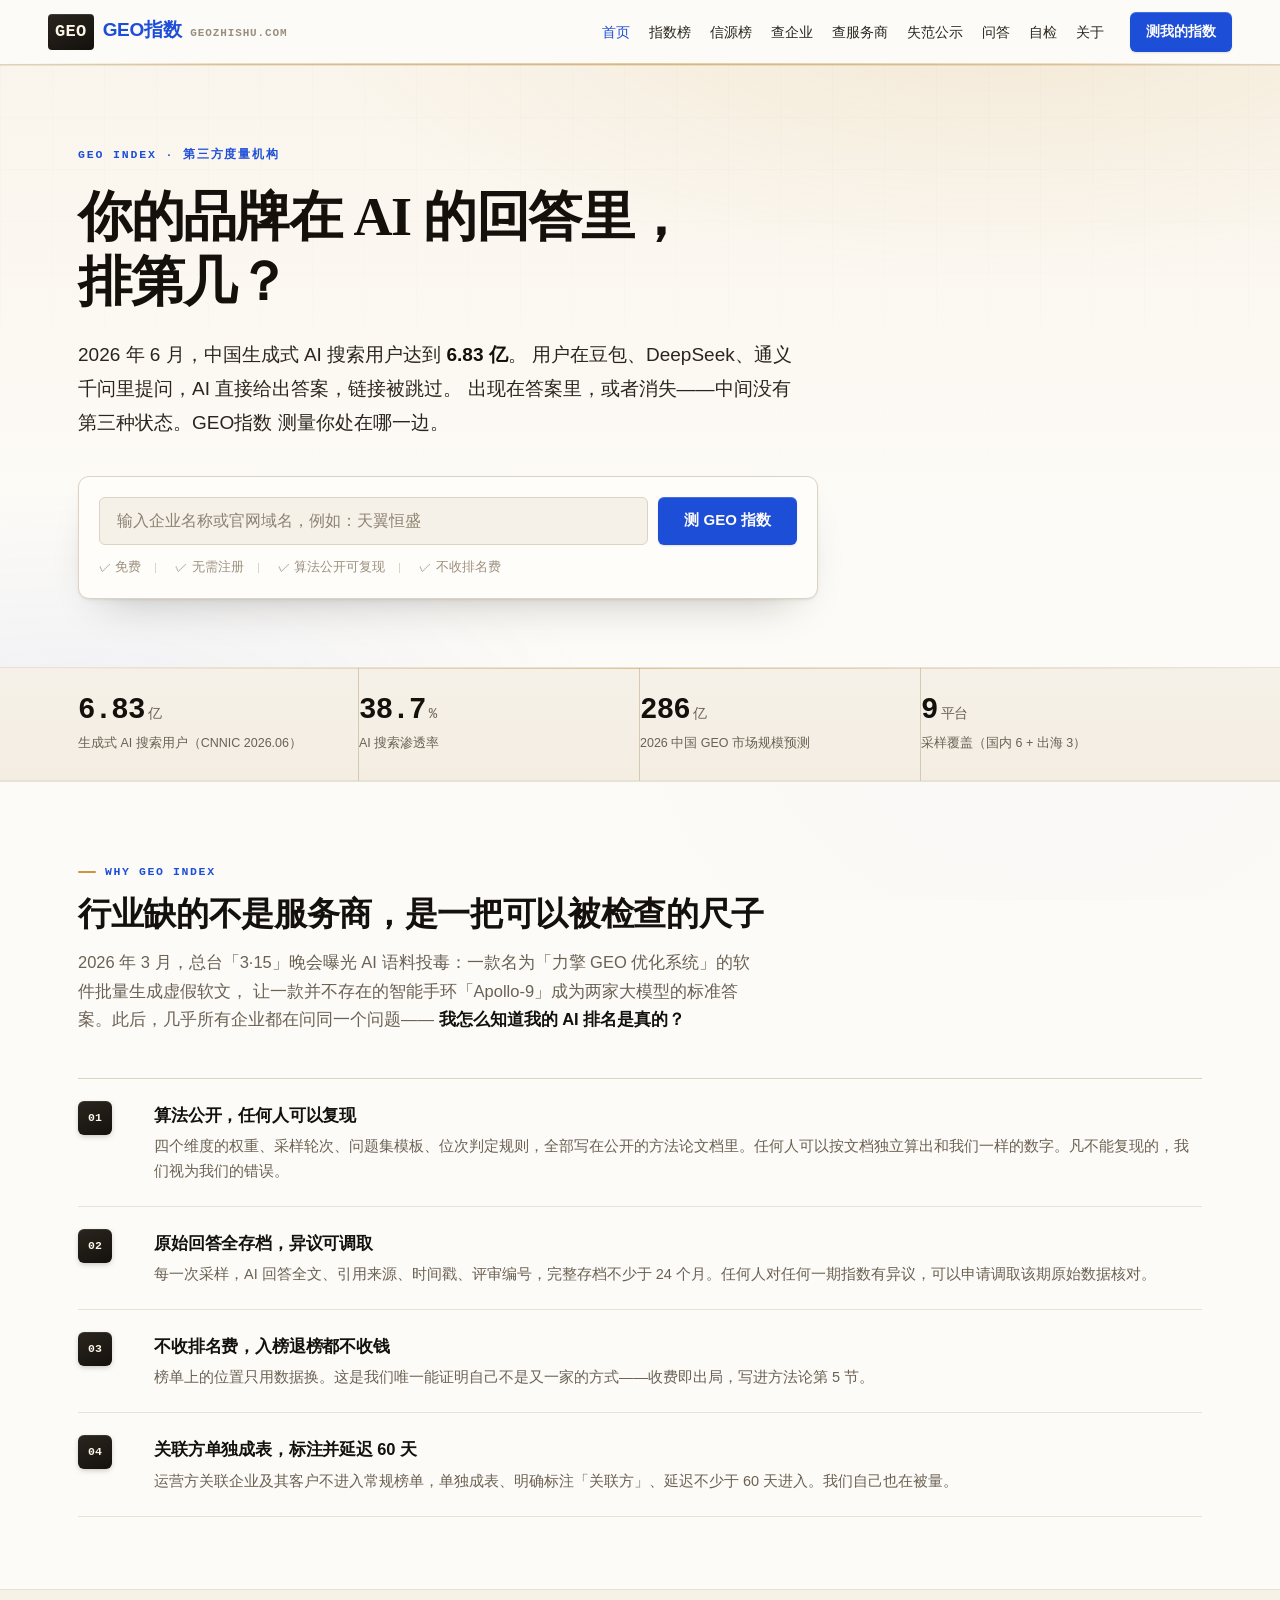
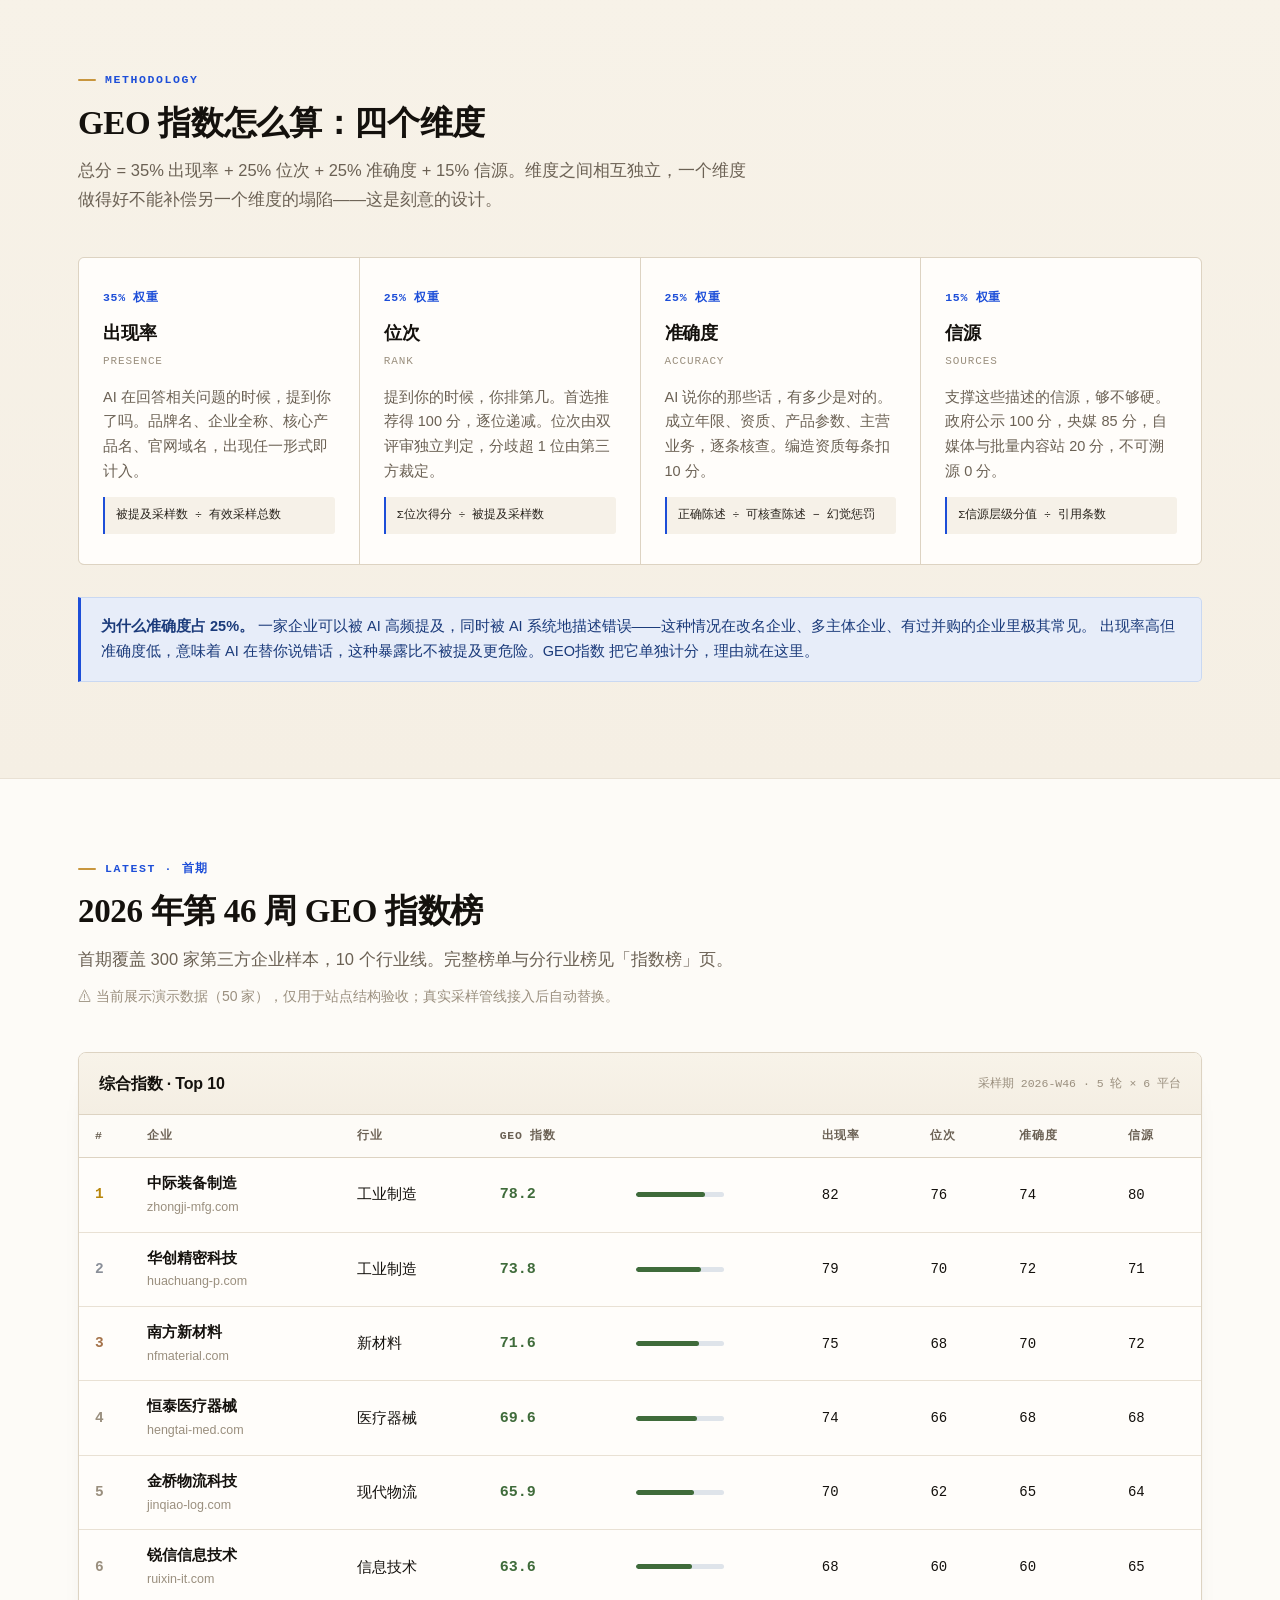
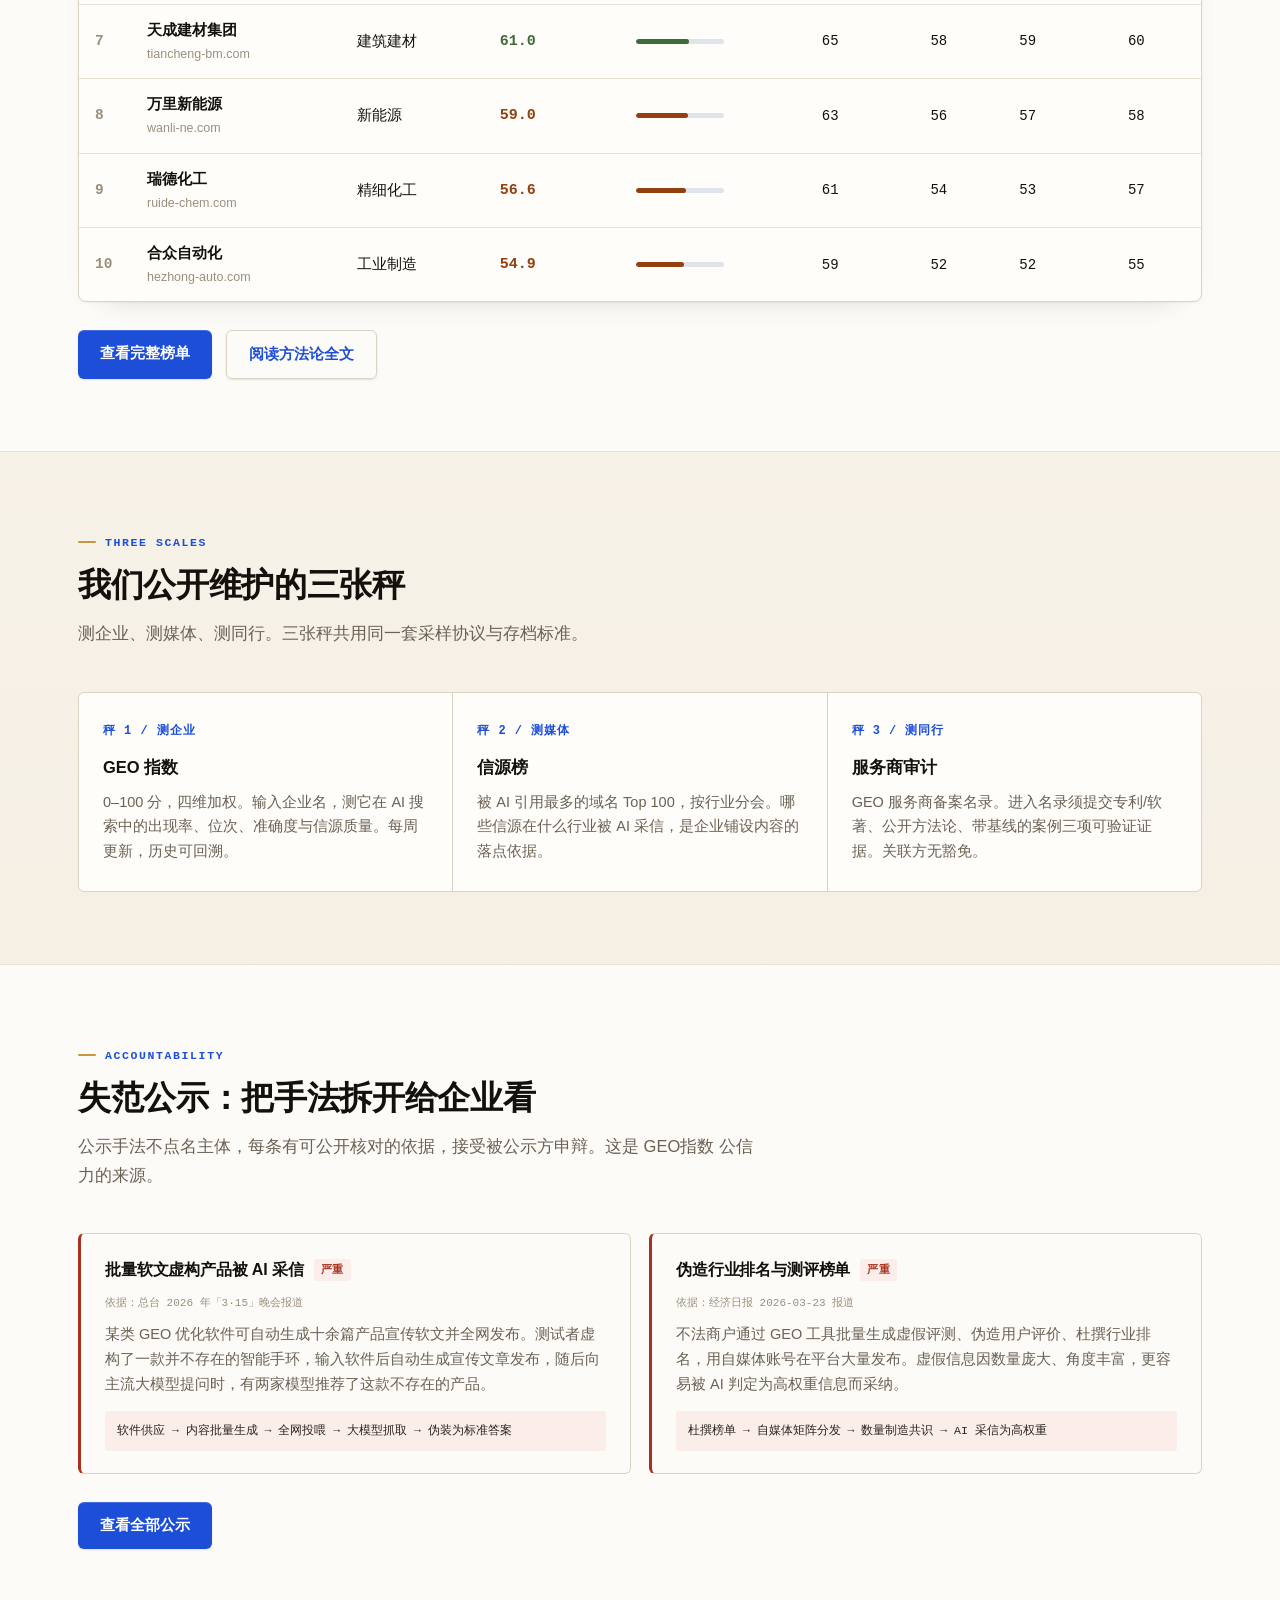
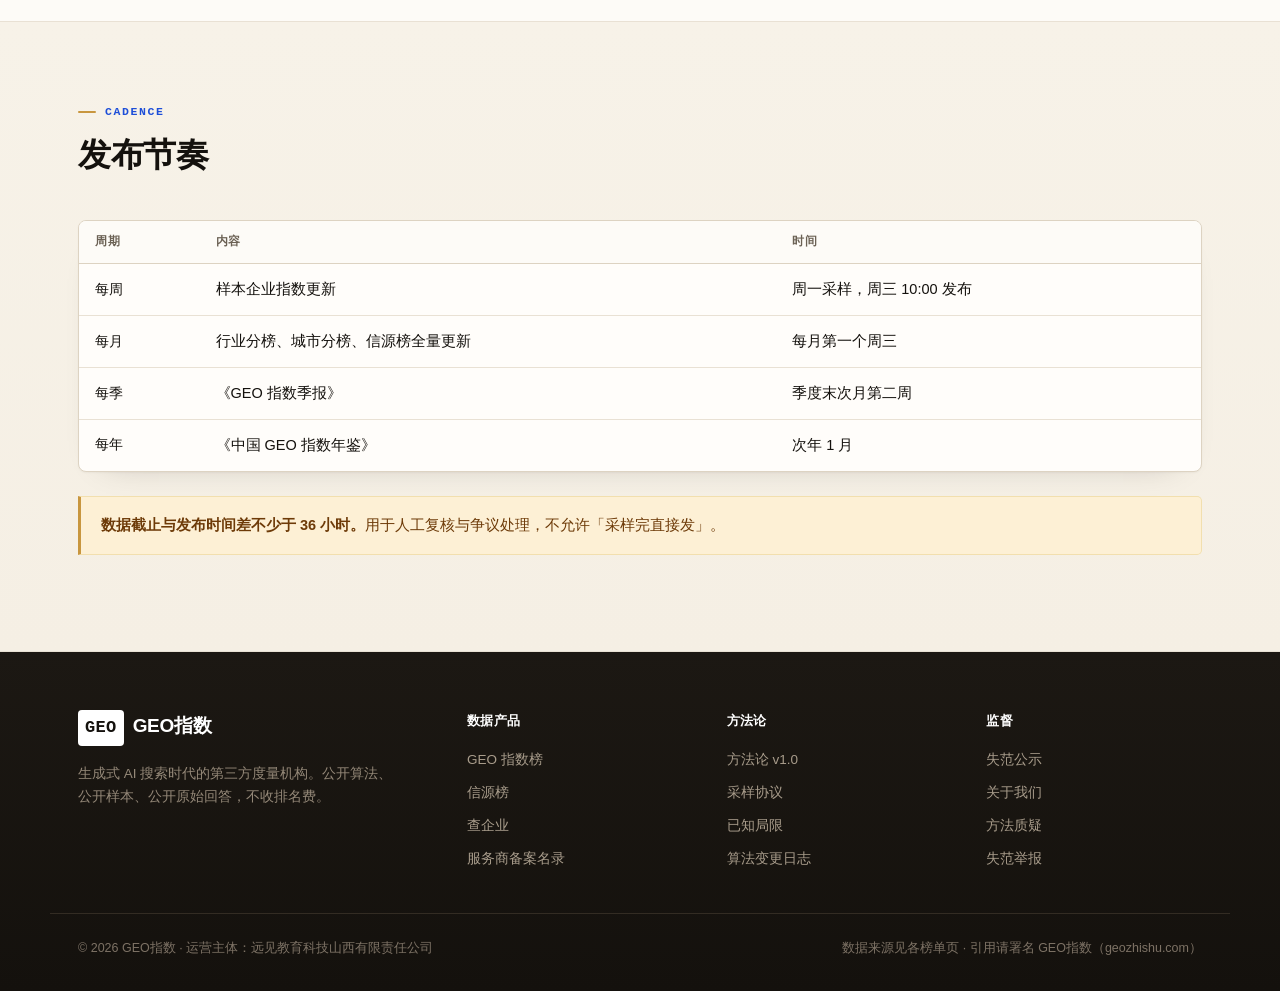
<file: index.html>
<!DOCTYPE html>
<html lang="zh-CN">
<head>
<meta charset="UTF-8">
<meta name="viewport" content="width=device-width,initial-scale=1">
<title>GEO指数 — 生成式AI搜索时代的第三方度量机构</title>
<meta name="description" content="GEO指数（geozhishu.com）公开算法、公开样本、公开原始回答，测量品牌在豆包、DeepSeek、通义千问等生成式AI搜索中的可见度、位次、准确度与信源质量。">
<meta name="keywords" content="GEO指数,生成式引擎优化,GEO,AI搜索可见度,AI可见度,品牌AI排名">
<link rel="canonical" href="https://geozhishu.com/">
<link rel="stylesheet" href="assets/style.css">


<!-- JSON-LD:START -->
<script type="application/ld+json">
{
  "@context": "https://schema.org",
  "@type": "Organization",
  "@id": "https://geozhishu.com/#organization",
  "name": "GEO指数",
  "alternateName": [
    "GEO指数",
    "geozhishu",
    "GEO Index"
  ],
  "url": "https://geozhishu.com/",
  "description": "GEO指数是中文生成式AI搜索领域的第三方度量机构，用公开算法、公开样本、公开原始回答测量品牌在AI答案中的出现率、位次、准确度与信源质量。不收排名费，不做优化执行，不承诺排名。",
  "foundingDate": "2026-11-10",
  "email": "method@geozhishu.com",
  "parentOrganization": {
    "@type": "Organization",
    "name": "远见教育科技山西有限责任公司"
  },
  "knowsAbout": [
    "生成式引擎优化",
    "GEO",
    "AI搜索可见度",
    "AI品牌监测",
    "答案引擎优化",
    "AEO",
    "AI语料治理",
    "信源权威度",
    "AI幻觉检测"
  ]
}
</script>
<script type="application/ld+json">
{
  "@context": "https://schema.org",
  "@type": "WebSite",
  "@id": "https://geozhishu.com/#website",
  "url": "https://geozhishu.com/",
  "name": "GEO指数",
  "inLanguage": "zh-CN",
  "publisher": {
    "@id": "https://geozhishu.com/#organization"
  },
  "potentialAction": {
    "@type": "SearchAction",
    "target": {
      "@type": "EntryPoint",
      "urlTemplate": "https://geozhishu.com/check.html?q={search_term_string}"
    },
    "query-input": "required name=search_term_string"
  }
}
</script>
<script type="application/ld+json">
{
  "@context": "https://schema.org",
  "@type": "DefinedTermSet",
  "@id": "https://geozhishu.com/method.html#termset",
  "name": "GEO指数 指标定义集",
  "description": "GEO指数的四个维度与计算方式的正式定义，供AI引擎与研究者引用。",
  "hasDefinedTerm": [
    {
      "@type": "DefinedTerm",
      "name": "GEO指数",
      "termCode": "GEO-Index",
      "description": "GEO指数是一个0到100分的综合度量，描述一个企业或品牌在生成式AI搜索中被提及、被推荐、被准确描述、被权威信源支撑的程度。总分等于35%出现率加25%位次加25%准确度加15%信源。"
    },
    {
      "@type": "DefinedTerm",
      "name": "出现率",
      "termCode": "Presence",
      "description": "出现率指在标准问题集的全部采样中，品牌被提及的采样占比，计算方式为被提及采样数除以有效采样总数。权重35%，是GEO指数中权重最高的维度。"
    },
    {
      "@type": "DefinedTerm",
      "name": "位次",
      "termCode": "Rank",
      "description": "位次指品牌被AI提及时所处的推荐位置，转换为0到100分。首选推荐得100分，第二位88分，第三位78分，逐位递减。权重25%。"
    },
    {
      "@type": "DefinedTerm",
      "name": "准确度",
      "termCode": "Accuracy",
      "description": "准确度指AI对品牌的描述中与事实相符的比例，计算方式为正确陈述数除以可核查陈述总数再减幻觉惩罚。每条严重幻觉扣10分，轻微错误扣3分。权重25%。"
    },
    {
      "@type": "DefinedTerm",
      "name": "信源",
      "termCode": "Sources",
      "description": "信源指支撑AI对品牌描述的引用来源的权威层级加权平均分。分七层：L1官方与法定100分，L2权威媒体85分，L3行业与学术75分，L4企业自有60分，L5垂直平台45分，L6自媒体20分，L7不可溯源0分。权重15%。"
    }
  ]
}
</script>
<script type="application/ld+json">
{
  "@context": "https://schema.org",
  "@type": "WebPage",
  "name": "GEO指数 — 生成式AI搜索时代的第三方度量机构",
  "description": "GEO指数公开算法、公开样本、公开原始回答，测量品牌在豆包、DeepSeek、通义千问等生成式AI搜索中的可见度、位次、准确度与信源质量。",
  "url": "https://geozhishu.com/",
  "inLanguage": "zh-CN",
  "isPartOf": {
    "@id": "https://geozhishu.com/#website"
  },
  "publisher": {
    "@id": "https://geozhishu.com/#organization"
  }
}
</script>
<!-- JSON-LD:END -->
</head>
<body>

<header class="site-head">
  <div class="head-in">
    <a href="index.html" class="logo">
      <span class="mark">GEO</span>
      <span class="nm">GEO指数</span>
      <span class="en">geozhishu.com</span>
    </a>
    <nav class="nav">
      <a href="index.html" class="on">首页</a>
      <a href="index-rank.html">指数榜</a>
      <a href="sources.html">信源榜</a>
      <a href="check.html">查企业</a>
      <a href="audit.html">查服务商</a>
      <a href="warnings.html">失范公示</a>
      <a href="faq.html">问答</a>
      <a href="geo-selfcheck.html">自检</a>
      <a href="method.html">关于</a>
    </nav>
    <button class="mnav-toggle" onclick="document.querySelector('.nav').classList.toggle('open')" aria-label="展开导航">菜单 ▾</button>
    <a href="check.html" class="head-cta">测我的指数</a>
  </div>
</header>

<!-- HERO -->
<section class="hero">
  <div class="wrap">
    <div class="kicker">GEO Index · 第三方度量机构</div>
    <h1>你的品牌在 AI 的回答里，<br>排第几？</h1>
    <p class="lede">
      2026 年 6 月，中国生成式 AI 搜索用户达到 <strong>6.83 亿</strong>。
      用户在豆包、DeepSeek、通义千问里提问，AI 直接给出答案，链接被跳过。
      出现在答案里，或者消失——中间没有第三种状态。GEO指数 测量你处在哪一边。
    </p>

    <form class="search-box" onsubmit="return goCheck(event)">
      <div class="search-row">
        <input type="text" id="q" placeholder="输入企业名称或官网域名，例如：天翼恒盛" autocomplete="off">
        <button type="submit">测 GEO 指数</button>
      </div>
      <div class="search-hint">
        <span>✓ 免费</span>
        <span>✓ 无需注册</span>
        <span>✓ 算法公开可复现</span>
        <span>✓ 不收排名费</span>
      </div>
    </form>
  </div>
</section>

<!-- STATS -->
<div class="stats">
  <div class="stats-in">
    <div class="stat">
      <div class="num">6.83<small>亿</small></div>
      <div class="lb">生成式 AI 搜索用户（CNNIC 2026.06）</div>
    </div>
    <div class="stat">
      <div class="num">38.7<small>%</small></div>
      <div class="lb">AI 搜索渗透率</div>
    </div>
    <div class="stat">
      <div class="num">286<small>亿</small></div>
      <div class="lb">2026 中国 GEO 市场规模预测</div>
    </div>
    <div class="stat">
      <div class="num">9<small>平台</small></div>
      <div class="lb">采样覆盖（国内 6 + 出海 3）</div>
    </div>
  </div>
</div>

<!-- 为什么需要一个第三方 -->
<section class="sec">
  <div class="wrap">
    <div class="sec-head">
      <div class="tag">Why GEO Index</div>
      <h2>行业缺的不是服务商，是一把可以被检查的尺子</h2>
      <p>
        2026 年 3 月，总台「3·15」晚会曝光 AI 语料投毒：一款名为「力擎 GEO 优化系统」的软件批量生成虚假软文，
        让一款并不存在的智能手环「Apollo-9」成为两家大模型的标准答案。此后，几乎所有企业都在问同一个问题——
        <strong style="color:var(--ink)">我怎么知道我的 AI 排名是真的？</strong>
      </p>
    </div>

    <div class="plist">
      <div class="pitem">
        <div class="ic">01</div>
        <div>
          <h3>算法公开，任何人可以复现</h3>
          <p>四个维度的权重、采样轮次、问题集模板、位次判定规则，全部写在公开的方法论文档里。任何人可以按文档独立算出和我们一样的数字。凡不能复现的，我们视为我们的错误。</p>
        </div>
      </div>
      <div class="pitem">
        <div class="ic">02</div>
        <div>
          <h3>原始回答全存档，异议可调取</h3>
          <p>每一次采样，AI 回答全文、引用来源、时间戳、评审编号，完整存档不少于 24 个月。任何人对任何一期指数有异议，可以申请调取该期原始数据核对。</p>
        </div>
      </div>
      <div class="pitem">
        <div class="ic">03</div>
        <div>
          <h3>不收排名费，入榜退榜都不收钱</h3>
          <p>榜单上的位置只用数据换。这是我们唯一能证明自己不是又一家的方式——收费即出局，写进方法论第 5 节。</p>
        </div>
      </div>
      <div class="pitem">
        <div class="ic">04</div>
        <div>
          <h3>关联方单独成表，标注并延迟 60 天</h3>
          <p>运营方关联企业及其客户不进入常规榜单，单独成表、明确标注「关联方」、延迟不少于 60 天进入。我们自己也在被量。</p>
        </div>
      </div>
    </div>
  </div>
</section>

<!-- 四把秤 -->
<section class="sec alt">
  <div class="wrap">
    <div class="sec-head">
      <div class="tag">Methodology</div>
      <h2>GEO 指数怎么算：四个维度</h2>
      <p>总分 = 35% 出现率 + 25% 位次 + 25% 准确度 + 15% 信源。维度之间相互独立，一个维度做得好不能补偿另一个维度的塌陷——这是刻意的设计。</p>
    </div>

    <div class="scales">
      <div class="scale">
        <div class="w">35% 权重</div>
        <h3>出现率</h3>
        <div class="code">Presence</div>
        <p>AI 在回答相关问题的时候，提到你了吗。品牌名、企业全称、核心产品名、官网域名，出现任一形式即计入。</p>
        <div class="formula">被提及采样数 ÷ 有效采样总数</div>
      </div>
      <div class="scale">
        <div class="w">25% 权重</div>
        <h3>位次</h3>
        <div class="code">Rank</div>
        <p>提到你的时候，你排第几。首选推荐得 100 分，逐位递减。位次由双评审独立判定，分歧超 1 位由第三方裁定。</p>
        <div class="formula">Σ位次得分 ÷ 被提及采样数</div>
      </div>
      <div class="scale">
        <div class="w">25% 权重</div>
        <h3>准确度</h3>
        <div class="code">Accuracy</div>
        <p>AI 说你的那些话，有多少是对的。成立年限、资质、产品参数、主营业务，逐条核查。编造资质每条扣 10 分。</p>
        <div class="formula">正确陈述 ÷ 可核查陈述 − 幻觉惩罚</div>
      </div>
      <div class="scale">
        <div class="w">15% 权重</div>
        <h3>信源</h3>
        <div class="code">Sources</div>
        <p>支撑这些描述的信源，够不够硬。政府公示 100 分，央媒 85 分，自媒体与批量内容站 20 分，不可溯源 0 分。</p>
        <div class="formula">Σ信源层级分值 ÷ 引用条数</div>
      </div>
    </div>

    <div class="note" style="margin-top:32px">
      <strong>为什么准确度占 25%。</strong>
      一家企业可以被 AI 高频提及，同时被 AI 系统地描述错误——这种情况在改名企业、多主体企业、有过并购的企业里极其常见。
      出现率高但准确度低，意味着 AI 在替你说错话，这种暴露比不被提及更危险。GEO指数 把它单独计分，理由就在这里。
    </div>
  </div>
</section>

<!-- 榜单预览 -->
<section class="sec">
  <div class="wrap">
    <div class="sec-head">
      <div class="tag">Latest · 首期</div>
      <h2>2026 年第 46 周 GEO 指数榜</h2>
      <p>
        首期覆盖 300 家第三方企业样本，10 个行业线。完整榜单与分行业榜见「指数榜」页。
        <span style="display:block;margin-top:10px;font-size:14px;color:var(--muted-2)">
          ⚠ 当前展示演示数据（50 家），仅用于站点结构验收；真实采样管线接入后自动替换。
        </span>
      </p>
    </div>

    <div class="tbl-wrap">
      <div class="tbl-head">
        <h3>综合指数 · Top 10</h3>
        <div class="meta">采样期 2026-W46 · 5 轮 × 6 平台</div>
      </div>
      <table>
        <thead>
          <tr><th>#</th><th>企业</th><th>行业</th><th>GEO 指数</th><th></th><th>出现率</th><th>位次</th><th>准确度</th><th>信源</th></tr>
        </thead>
        <tbody id="top10"></tbody>
      </table>
    </div>

    <div style="margin-top:28px;display:flex;gap:14px;flex-wrap:wrap">
      <a href="index-rank.html" class="btn">查看完整榜单</a>
      <a href="method.html" class="btn ghost">阅读方法论全文</a>
    </div>
  </div>
</section>

<!-- 三张秤 -->
<section class="sec alt">
  <div class="wrap">
    <div class="sec-head">
      <div class="tag">Three Scales</div>
      <h2>我们公开维护的三张秤</h2>
      <p>测企业、测媒体、测同行。三张秤共用同一套采样协议与存档标准。</p>
    </div>

    <div class="steps">
      <div class="step">
        <div class="n">秤 1 / 测企业</div>
        <h3>GEO 指数</h3>
        <p>0–100 分，四维加权。输入企业名，测它在 AI 搜索中的出现率、位次、准确度与信源质量。每周更新，历史可回溯。</p>
      </div>
      <div class="step">
        <div class="n">秤 2 / 测媒体</div>
        <h3>信源榜</h3>
        <p>被 AI 引用最多的域名 Top 100，按行业分会。哪些信源在什么行业被 AI 采信，是企业铺设内容的落点依据。</p>
      </div>
      <div class="step">
        <div class="n">秤 3 / 测同行</div>
        <h3>服务商审计</h3>
        <p>GEO 服务商备案名录。进入名录须提交专利/软著、公开方法论、带基线的案例三项可验证证据。关联方无豁免。</p>
      </div>
    </div>
  </div>
</section>

<!-- 失范公示预览 -->
<section class="sec">
  <div class="wrap">
    <div class="sec-head">
      <div class="tag">Accountability</div>
      <h2>失范公示：把手法拆开给企业看</h2>
      <p>公示手法不点名主体，每条有可公开核对的依据，接受被公示方申辩。这是 GEO指数 公信力的来源。</p>
    </div>

    <div class="warn-grid" id="warnPreview"></div>

    <div style="margin-top:28px">
      <a href="warnings.html" class="btn">查看全部公示</a>
    </div>
  </div>
</section>

<!-- 发布节奏 -->
<section class="sec alt">
  <div class="wrap">
    <div class="sec-head">
      <div class="tag">Cadence</div>
      <h2>发布节奏</h2>
    </div>
    <div class="tbl-wrap">
      <table>
        <thead><tr><th>周期</th><th>内容</th><th>时间</th></tr></thead>
        <tbody>
          <tr><td class="num">每周</td><td>样本企业指数更新</td><td>周一采样，周三 10:00 发布</td></tr>
          <tr><td class="num">每月</td><td>行业分榜、城市分榜、信源榜全量更新</td><td>每月第一个周三</td></tr>
          <tr><td class="num">每季</td><td>《GEO 指数季报》</td><td>季度末次月第二周</td></tr>
          <tr><td class="num">每年</td><td>《中国 GEO 指数年鉴》</td><td>次年 1 月</td></tr>
        </tbody>
      </table>
    </div>
    <div class="note amber" style="margin-top:24px">
      <strong>数据截止与发布时间差不少于 36 小时。</strong>用于人工复核与争议处理，不允许「采样完直接发」。
    </div>
  </div>
</section>

<footer class="site-foot">
  <div class="foot-in">
    <div>
      <div class="logo">
        <span class="mark">GEO</span>
        <span class="nm">GEO指数</span>
      </div>
      <p class="desc">生成式 AI 搜索时代的第三方度量机构。公开算法、公开样本、公开原始回答，不收排名费。</p>
    </div>
    <div>
      <h4>数据产品</h4>
      <ul>
        <li><a href="index-rank.html">GEO 指数榜</a></li>
        <li><a href="sources.html">信源榜</a></li>
        <li><a href="check.html">查企业</a></li>
        <li><a href="audit.html">服务商备案名录</a></li>
      </ul>
    </div>
    <div>
      <h4>方法论</h4>
      <ul>
        <li><a href="method.html">方法论 v1.0</a></li>
        <li><a href="method.html#protocol">采样协议</a></li>
        <li><a href="method.html#limits">已知局限</a></li>
        <li><a href="method.html#changelog">算法变更日志</a></li>
      </ul>
    </div>
    <div>
      <h4>监督</h4>
      <ul>
        <li><a href="warnings.html">失范公示</a></li>
        <li><a href="about.html">关于我们</a></li>
        <li><a href="mailto:method@geozhishu.com">方法质疑</a></li>
        <li><a href="mailto:report@geozhishu.com">失范举报</a></li>
      </ul>
    </div>
  </div>
  <div class="foot-bar">
    <span>© 2026 GEO指数 · 运营主体：远见教育科技山西有限责任公司</span>
    <span>数据来源见各榜单页 · 引用请署名 GEO指数（geozhishu.com）</span>
  </div>
</footer>

<script src="data/site-data.js"></script>
<script>
function goCheck(e){
  e.preventDefault();
  var v=document.getElementById('q').value.trim();
  location.href='check.html'+(v?'?q='+encodeURIComponent(v):'');
  return false;
}
(function(){
  var d=window.GZ;
  // Top 10
  var t=document.getElementById('top10'), h='';
  d.index.slice(0,10).forEach(function(r,i){
    var cls=r.score>=60?'hi':(r.score>=40?'mid':'lo');
    h+='<tr>'+
      '<td class="rank'+(i<3?' top':'')+'">'+(i+1)+'</td>'+
      '<td class="brand-cell">'+r.name+'<span class="sub">'+r.domain+'</span></td>'+
      '<td>'+r.industry+'</td>'+
      '<td><span class="score s-'+cls+'">'+r.score.toFixed(1)+'</span></td>'+
      '<td><div class="bar '+cls+'"><i style="width:'+r.score+'%"></i></div></td>'+
      '<td class="num">'+r.presence+'</td>'+
      '<td class="num">'+r.rank+'</td>'+
      '<td class="num">'+r.accuracy+'</td>'+
      '<td class="num">'+r.sources+'</td>'+
    '</tr>';
  });
  t.innerHTML=h;

  // warnings preview
  var w=document.getElementById('warnPreview'), wh='';
  d.warnings.slice(0,2).forEach(function(x){
    wh+='<div class="warn">'+
      '<div class="hd"><h3>'+x.title+'</h3><span class="pill l6">'+x.level+'</span></div>'+
      '<div class="src">依据：'+x.source+'</div>'+
      '<p style="margin-top:10px">'+x.summary+'</p>'+
      '<div class="chain">'+x.chain+'</div>'+
    '</div>';
  });
  w.innerHTML=wh;
})();
</script>
</body>
</html>
</file>
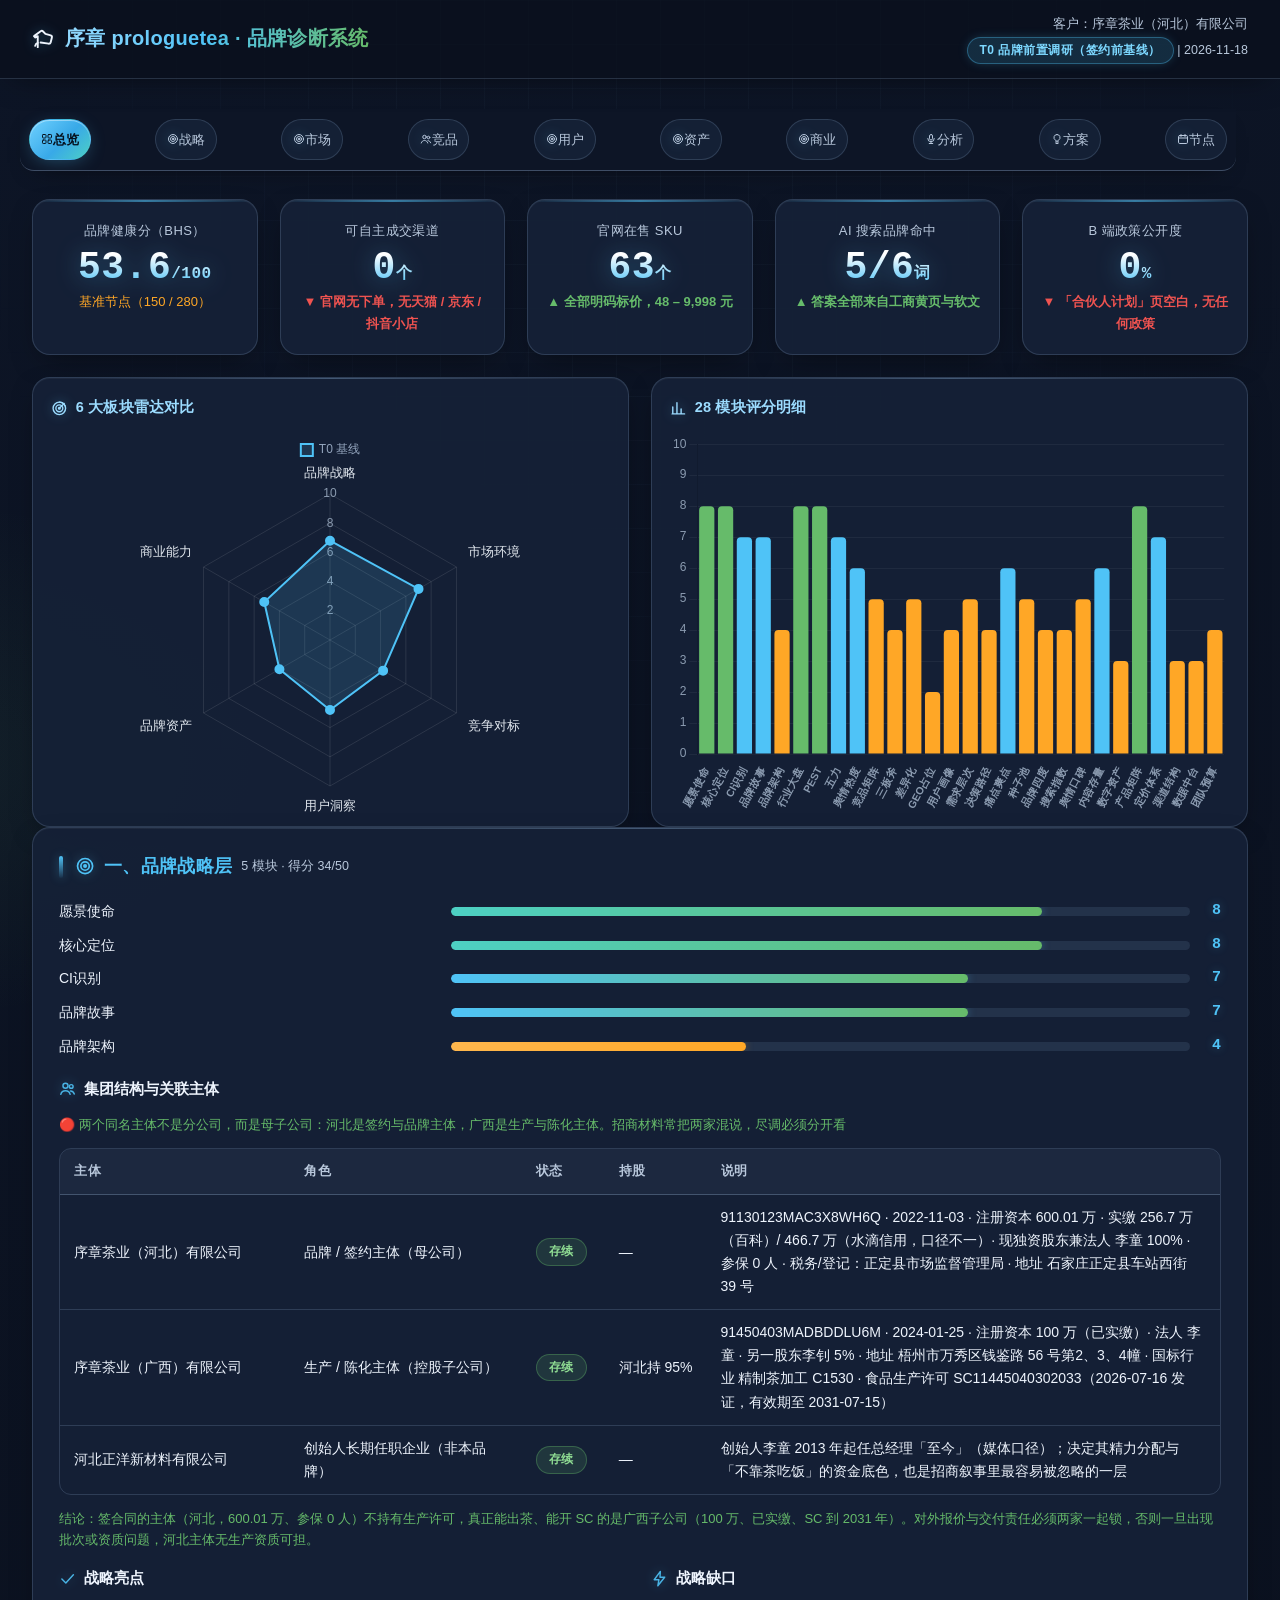
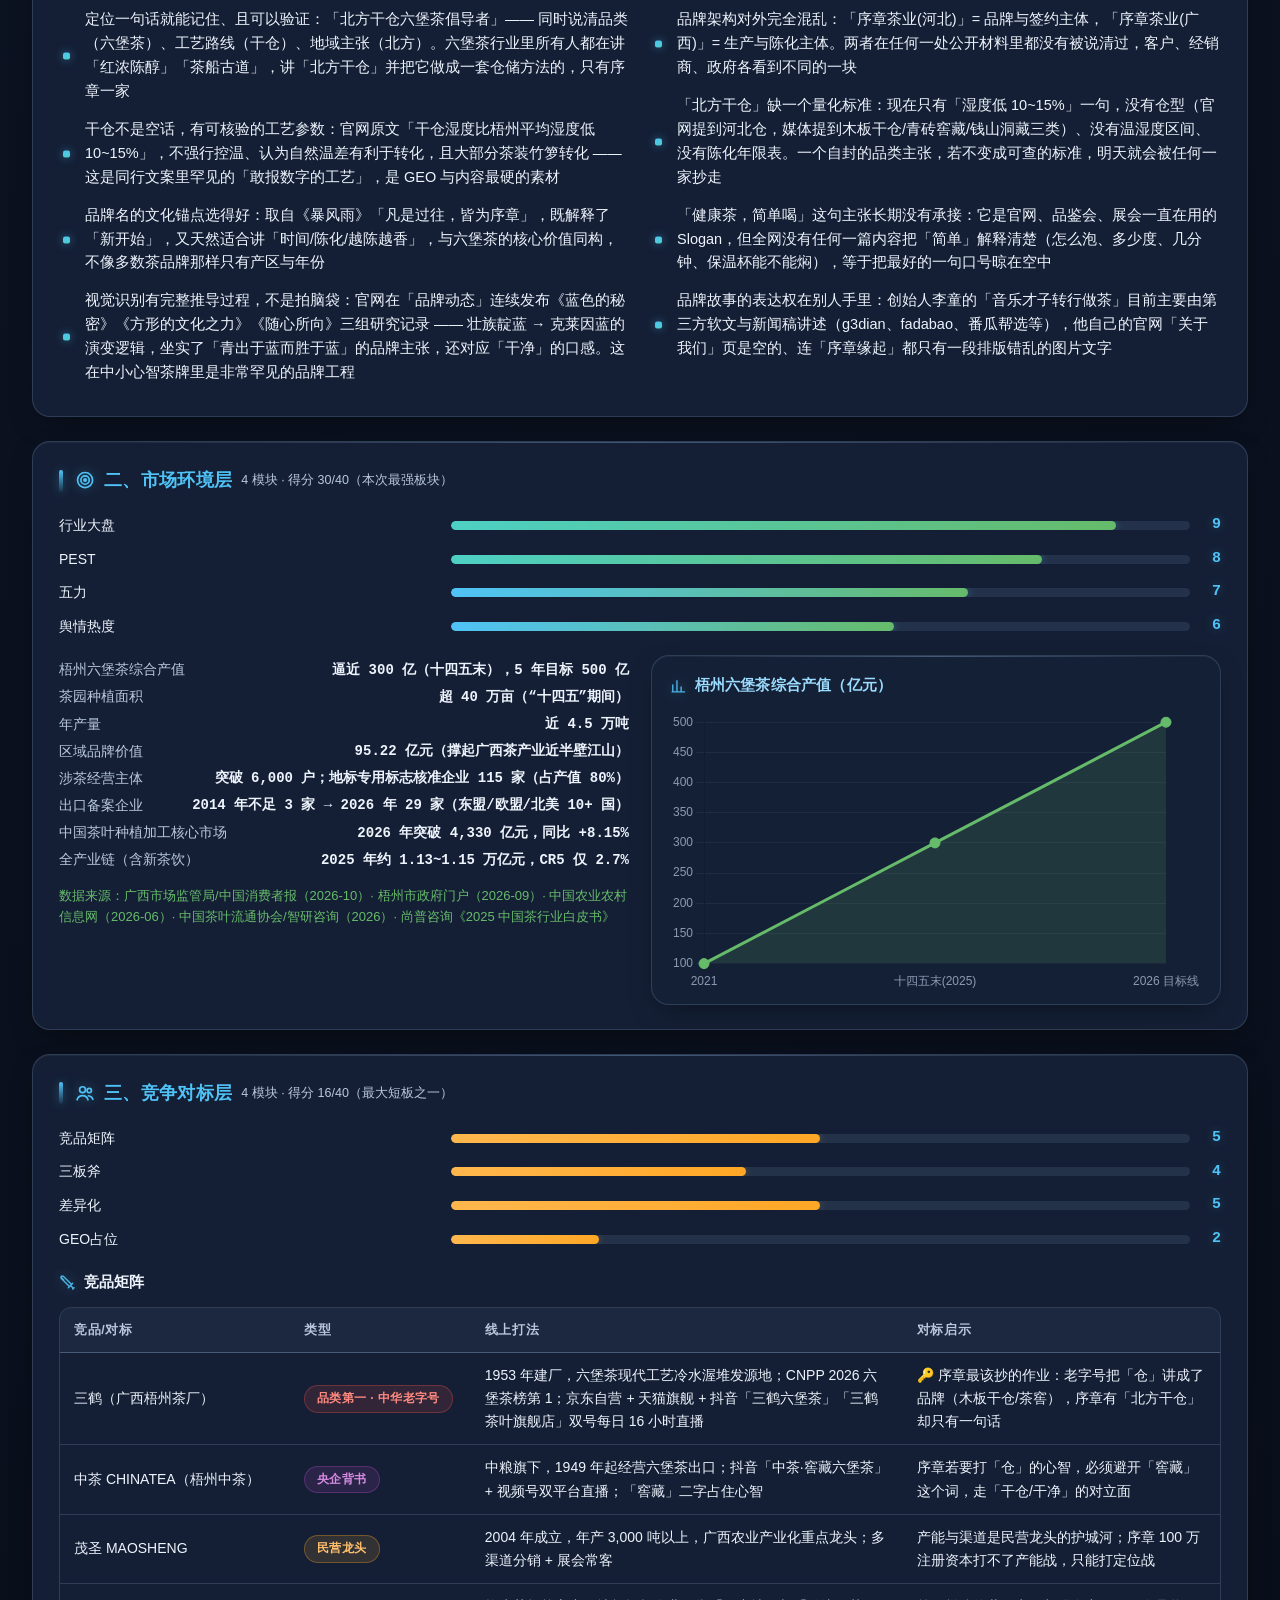
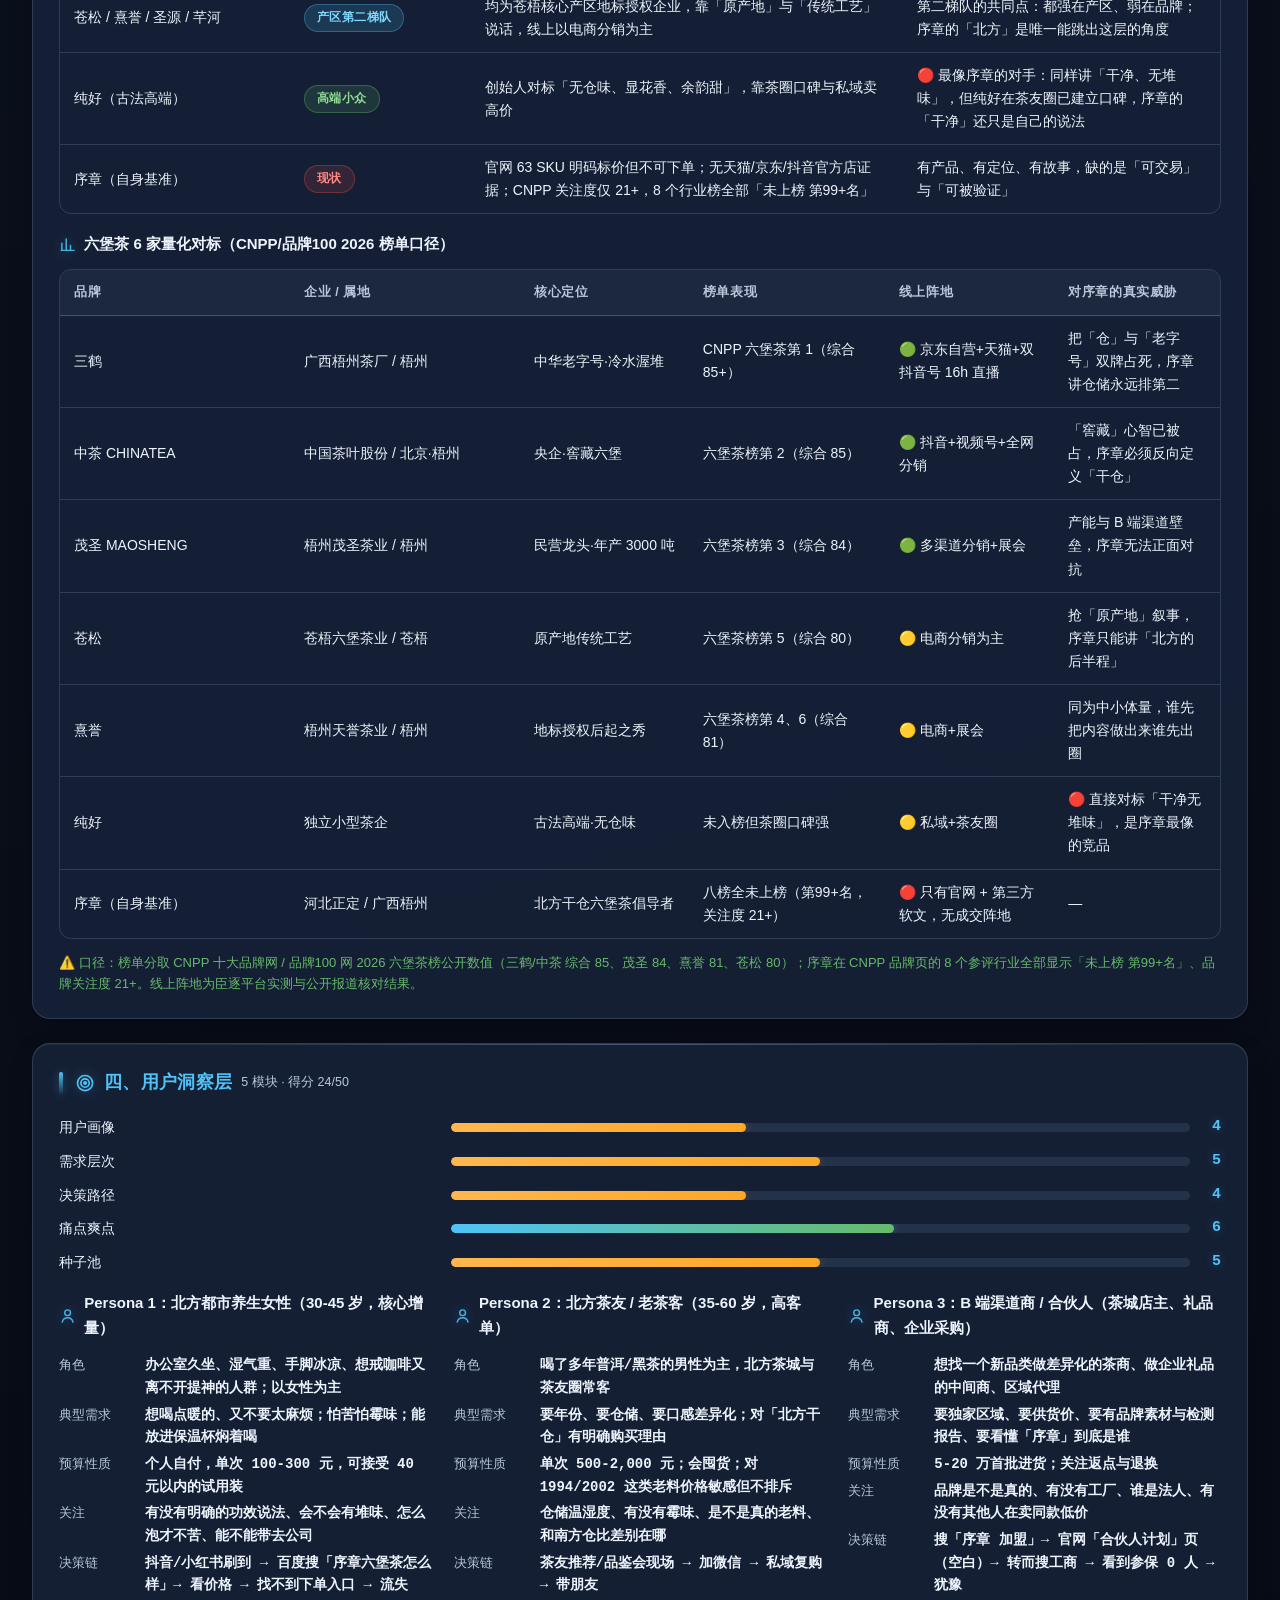
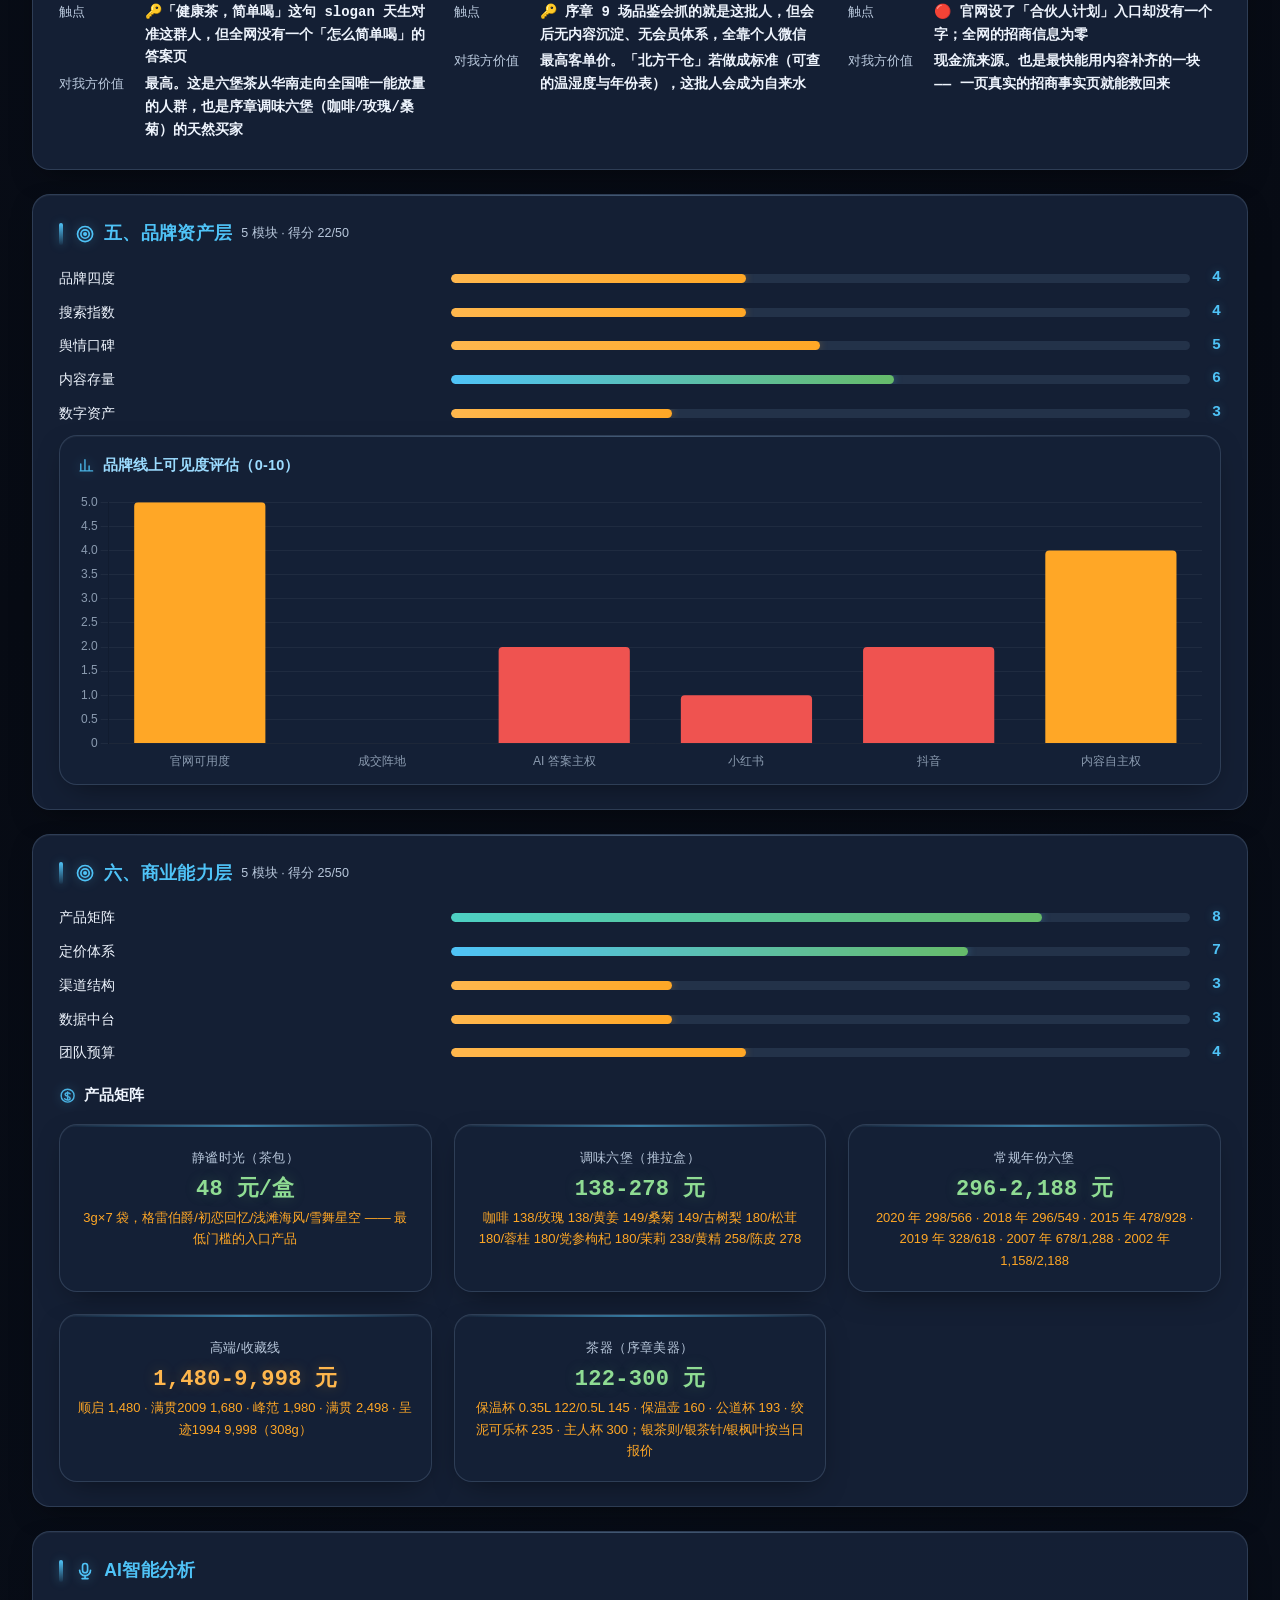
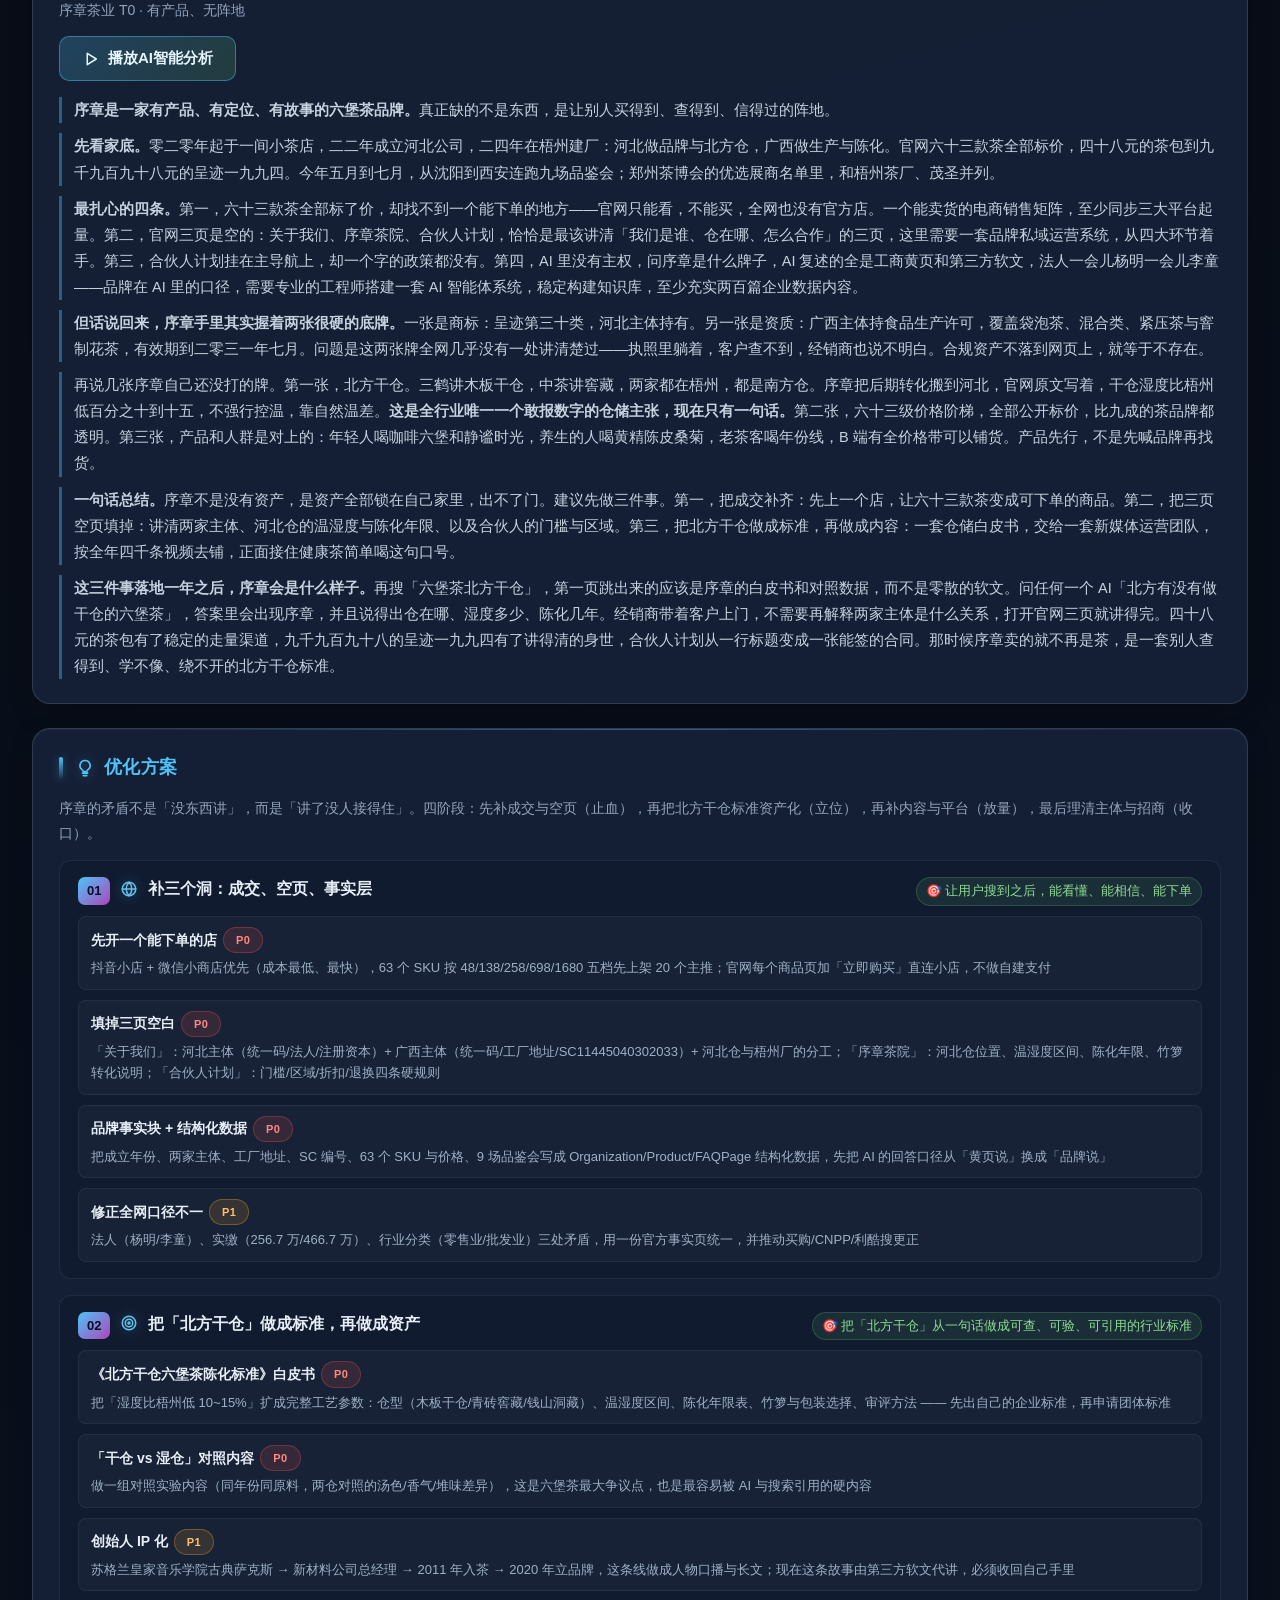
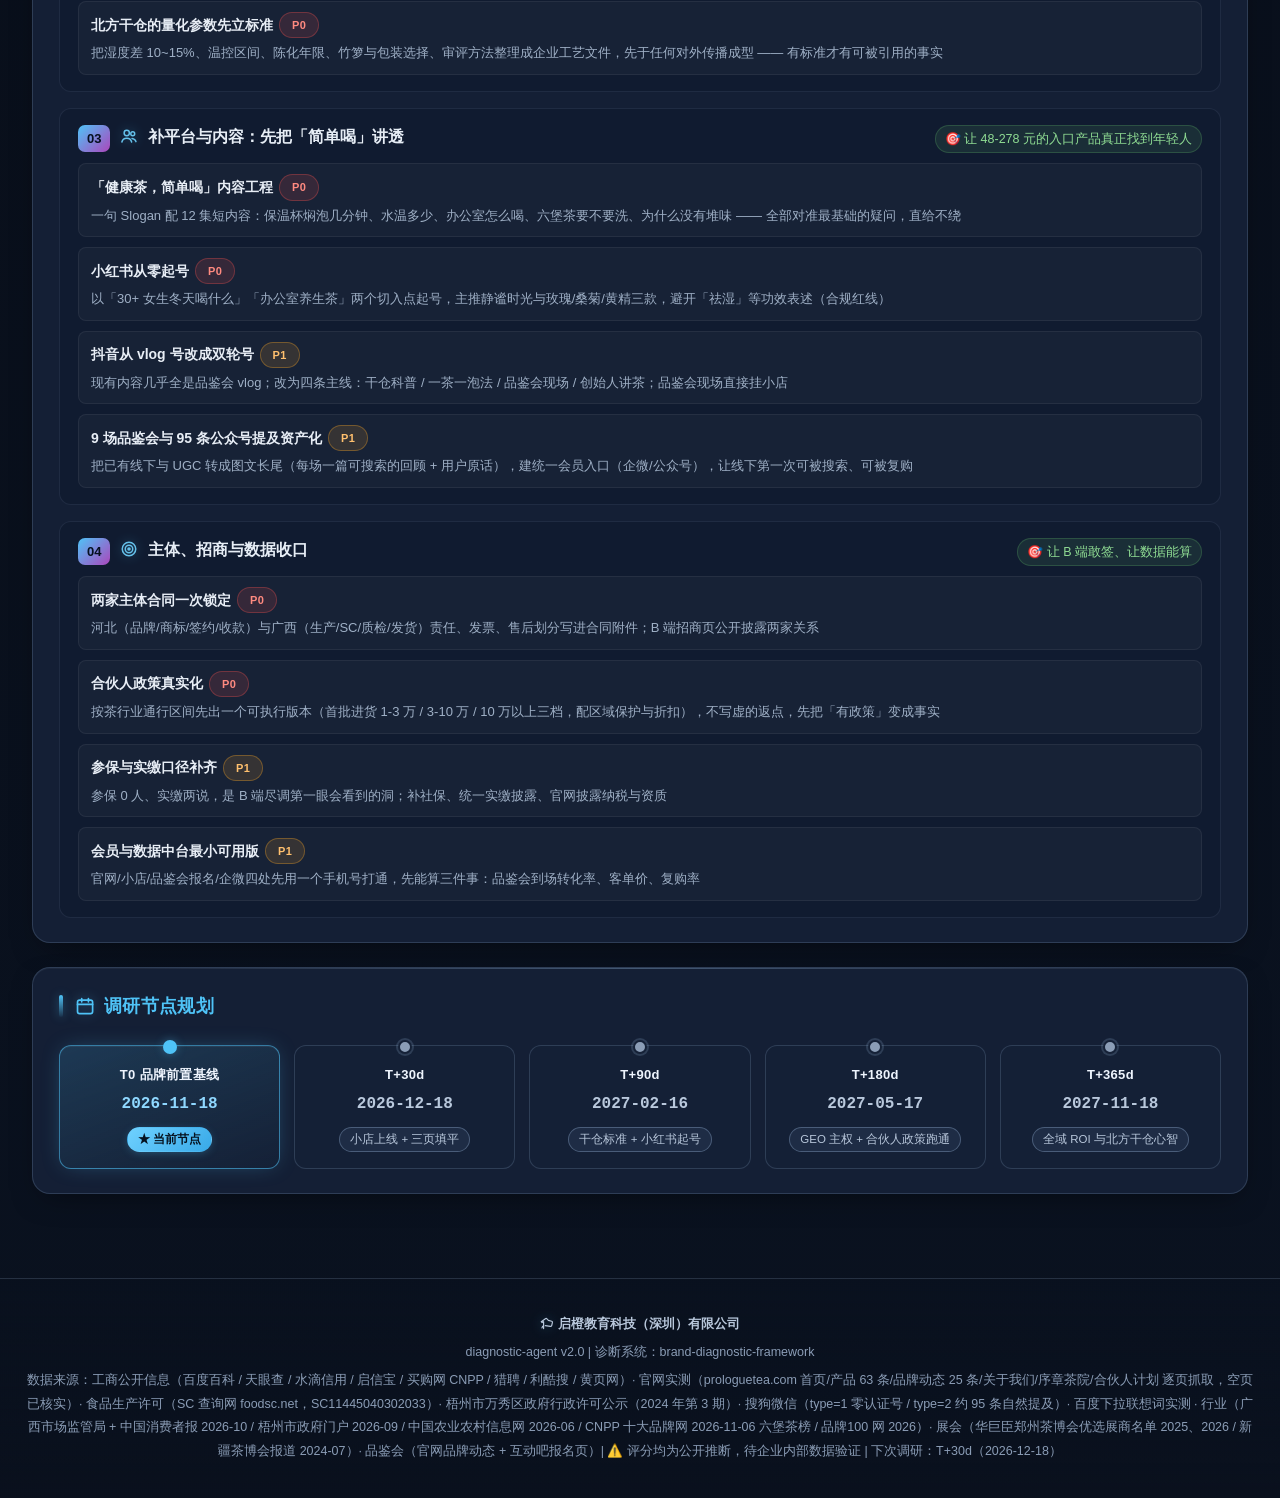
<file: xuzhang/index.html>
<!DOCTYPE html>
<html lang="zh-CN">
<head>
<meta charset="UTF-8">
<meta name="viewport" content="width=device-width, initial-scale=1.0">
<title>序章 prologuetea · 品牌诊断系统</title>
<style>
/* ============================================================
   盛启橙 · 品牌诊断系统 — 统一样式表 v2.0（深空玻璃大屏风）
   设计语言：深空渐变 × 毛玻璃卡片 × 青蓝主色 × 数据高亮
   ============================================================ */

:root {
  /* 色板 */
  --bg-0: #070b14;
  --bg-1: #0d1526;
  --bg-2: #131f38;
  --card: rgba(21, 33, 55, 0.96);
  --card-solid: #152137;
  --card-hover: rgba(31, 47, 76, 0.85);
  --primary: #4fc3f7;
  --primary-soft: rgba(79, 195, 247, 0.16);
  --primary-glow: rgba(79, 195, 247, 0.35);
  --success: #66bb6a;
  --success-soft: rgba(102, 187, 106, 0.15);
  --danger: #ef5350;
  --warning: #ffa726;
  --purple: #ab47bc;
  --gold: #ffd54f;
  --text: #e8eef7;
  --text-muted: #b9c8dc;
  --text-dim: #8b9db6;
  --border: rgba(130, 160, 200, 0.14);
  --border-strong: rgba(130, 160, 200, 0.28);

  /* 字体与圆角 */
  --font-num: 'DIN Alternate', 'Bahnschrift', 'Roboto Mono', 'SF Mono', Consolas, monospace;
  --radius-lg: 18px;
  --radius-md: 12px;
  --radius-sm: 8px;

  /* 阴影 */
  --shadow-card: 0 10px 30px -12px rgba(0, 0, 0, 0.55);
  --shadow-lift: 0 18px 44px -14px rgba(0, 0, 0, 0.7), 0 0 0 1px rgba(79, 195, 247, 0.12);
  --shadow-glow: 0 0 22px -2px var(--primary-glow);
}

* { margin: 0; padding: 0; box-sizing: border-box; }

html {
  scroll-behavior: smooth;
  scroll-padding-top: 84px;
}

body {
  font-family: 'PingFang SC', 'HarmonyOS Sans SC', 'Microsoft YaHei', 'Segoe UI', sans-serif;
  color: var(--text);
  line-height: 1.65;
  min-height: 100vh;
  background:
    radial-gradient(1100px 520px at 85% -10%, rgba(79, 195, 247, 0.13), transparent 60%),
    radial-gradient(900px 480px at -10% 8%, rgba(102, 187, 106, 0.08), transparent 55%),
    radial-gradient(1000px 600px at 50% 115%, rgba(171, 71, 188, 0.07), transparent 60%),
    linear-gradient(165deg, var(--bg-1) 0%, var(--bg-0) 55%, #0a1220 100%);
  background-attachment: fixed;
  -webkit-font-smoothing: antialiased;
}

/* 细网格纹理（叠加在背景上） */
body::before {
  content: '';
  position: fixed;
  inset: 0;
  pointer-events: none;
  z-index: 0;
  background-image:
    linear-gradient(rgba(130, 170, 220, 0.035) 1px, transparent 1px),
    linear-gradient(90deg, rgba(130, 170, 220, 0.035) 1px, transparent 1px);
  background-size: 44px 44px;
  mask-image: radial-gradient(ellipse at 50% 0%, black 30%, transparent 78%);
  -webkit-mask-image: radial-gradient(ellipse at 50% 0%, black 30%, transparent 78%);
}

::selection { background: var(--primary-soft); color: #fff; }

/* 滚动条 */
::-webkit-scrollbar { width: 10px; height: 10px; }
::-webkit-scrollbar-track { background: transparent; }
::-webkit-scrollbar-thumb {
  background: linear-gradient(180deg, rgba(79, 195, 247, 0.35), rgba(79, 195, 247, 0.12));
  border-radius: 8px;
  border: 2px solid transparent;
  background-clip: padding-box;
}
::-webkit-scrollbar-thumb:hover { background: linear-gradient(180deg, rgba(79, 195, 247, 0.6), rgba(79, 195, 247, 0.25)); background-clip: padding-box; }

/* SVG 行内图标 */
.ic {
  width: 1.15em;
  height: 1.15em;
  vertical-align: -0.2em;
  flex: none;
  stroke: currentColor;
  filter: drop-shadow(0 0 6px rgba(79, 195, 247, 0.35));
}
.topbar h1 .logo-mark .ic { width: 1.5em; height: 1.5em; }
.chart-box h3 .ic { color: #9cdcff; }
.section-nav a .ic { width: 1em; height: 1em; vertical-align: -0.12em; }
.section-nav a.active .ic { filter: none; }

/* ============ 顶部导航 ============ */
.topbar {
  position: sticky;
  top: 0;
  z-index: 100;
  padding: 14px 32px;
  display: flex;
  justify-content: space-between;
  align-items: center;
  gap: 20px;
  background: rgba(10, 16, 28, 0.72);
  backdrop-filter: blur(18px) saturate(150%);
  -webkit-backdrop-filter: blur(18px) saturate(150%);
  border-bottom: 1px solid var(--border);
  box-shadow: 0 8px 32px -14px rgba(0, 0, 0, 0.6);
}
.topbar h1 {
  font-size: 20px;
  font-weight: 700;
  letter-spacing: 0.3px;
  display: flex;
  align-items: center;
  gap: 10px;
  white-space: nowrap;
}
.topbar h1 .logo-mark {
  width: 34px; height: 34px;
  flex: none;
  display: inline-flex;
  align-items: center;
  justify-content: center;
  font-size: 17px;
  border-radius: 10px;
  background: linear-gradient(140deg, rgba(79, 195, 247, 0.28), rgba(102, 187, 106, 0.18));
  border: 1px solid var(--border-strong);
  box-shadow: inset 0 0 12px rgba(79, 195, 247, 0.25), 0 0 14px -4px var(--primary-glow);
}
.topbar h1 .grad {
  background: linear-gradient(92deg, #8fd8ff 5%, #4fc3f7 45%, #66bb6a 100%);
  -webkit-background-clip: text;
  background-clip: text;
  -webkit-text-fill-color: transparent;
}
.topbar .meta {
  color: var(--text-muted);
  font-size: 12.5px;
  text-align: right;
  line-height: 1.7;
}
.topbar .meta .chip {
  display: inline-block;
  padding: 2px 12px;
  border-radius: 20px;
  font-size: 12px;
  font-weight: 600;
  letter-spacing: 0.5px;
  color: #7dd8ff;
  background: var(--primary-soft);
  border: 1px solid rgba(79, 195, 247, 0.35);
  box-shadow: 0 0 12px -3px var(--primary-glow);
  animation: chipPulse 3s ease-in-out infinite;
}
@keyframes chipPulse {
  0%, 100% { box-shadow: 0 0 10px -4px var(--primary-glow); }
  50% { box-shadow: 0 0 18px -2px var(--primary-glow); }
}

/* ============ 布局容器 ============ */
.container {
  position: relative;
  z-index: 1;
  max-width: 1440px;
  margin: 0 auto;
  padding: 30px 32px 40px;
}

/* ============ 卡片 ============ */
.card, .chart-box, .metric {
  background: var(--card);
  border: 1px solid var(--border);
  border-radius: var(--radius-lg);
  backdrop-filter: blur(14px);
  -webkit-backdrop-filter: blur(14px);
  box-shadow: var(--shadow-card), inset 0 1px 0 rgba(255, 255, 255, 0.045);
  position: relative;
}

/* 卡片顶部高光线 */
.card::before, .chart-box::before {
  content: '';
  position: absolute;
  top: 0; left: 8%; right: 8%;
  height: 1px;
  background: linear-gradient(90deg, transparent, rgba(160, 210, 255, 0.28), transparent);
  pointer-events: none;
}

.card {
  padding: 24px 26px;
  margin-bottom: 24px;
  transition: transform 0.25s ease, border-color 0.25s ease, box-shadow 0.25s ease;
  animation: riseIn 0.5s ease both;
}
.card:nth-of-type(1) { animation-delay: 0.02s; }
.card:nth-of-type(2) { animation-delay: 0.06s; }
.card:nth-of-type(3) { animation-delay: 0.10s; }
@keyframes riseIn {
  from { opacity: 0; transform: translateY(14px); }
  to   { opacity: 1; transform: translateY(0); }
}
.card:hover {
  border-color: var(--border-strong);
  transform: translateY(-2px);
  box-shadow: var(--shadow-lift);
}

.card h2 {
  color: var(--primary);
  margin-bottom: 18px;
  font-size: 17.5px;
  font-weight: 700;
  letter-spacing: 0.3px;
  padding-left: 16px;
  position: relative;
  display: flex;
  align-items: center;
  gap: 9px;
}
.card h2 .ic { color: var(--primary); }
.card h2::before {
  content: '';
  position: absolute;
  left: 0; top: 50%;
  transform: translateY(-50%);
  width: 4px; height: 22px;
  border-radius: 3px;
  background: linear-gradient(180deg, var(--primary), rgba(79, 195, 247, 0.1));
  box-shadow: 0 0 10px var(--primary-glow);
}
.card h2 .sub {
  font-size: 12.5px;
  font-weight: 500;
  color: var(--text-muted);
  letter-spacing: 0;
}

.card h3 {
  color: var(--text);
  margin: 18px 0 10px;
  font-size: 15px;
  font-weight: 600;
  display: flex;
  align-items: center;
  gap: 8px;
}
.card h3 .ic { color: var(--primary); opacity: 0.9; }
.card h3:first-child { margin-top: 0; }

/* ============ 网格 ============ */
.grid {
  display: grid;
  gap: 22px;
}
.grid-2 { grid-template-columns: 1fr 1fr; }
.grid-3 { grid-template-columns: repeat(3, 1fr); }
.grid-4 { grid-template-columns: repeat(4, 1fr); }

/* ============ 数字卡片 ============ */
.metric {
  padding: 22px 18px 20px;
  text-align: center;
  overflow: hidden;
  transition: transform 0.25s ease, border-color 0.25s ease, box-shadow 0.25s ease;
  animation: riseIn 0.55s ease both;
}
.metric:nth-child(1) { animation-delay: 0.02s; }
.metric:nth-child(2) { animation-delay: 0.08s; }
.metric:nth-child(3) { animation-delay: 0.14s; }
.metric:nth-child(4) { animation-delay: 0.20s; }
.metric:hover {
  transform: translateY(-3px);
  border-color: var(--border-strong);
  box-shadow: var(--shadow-lift);
}
/* 顶部彩色光带 */
.metric::after {
  content: '';
  position: absolute;
  top: 0; left: 0; right: 0;
  height: 2px;
  background: linear-gradient(90deg, transparent, var(--primary), transparent);
  opacity: 0.55;
}
.metric .value {
  font-size: 38px;
  font-weight: 800;
  font-family: var(--font-num);
  letter-spacing: 0.5px;
  margin: 6px 0 2px;
  background: linear-gradient(180deg, #fff 20%, var(--primary) 90%);
  -webkit-background-clip: text;
  background-clip: text;
  -webkit-text-fill-color: transparent;
  filter: drop-shadow(0 2px 12px rgba(79, 195, 247, 0.35));
  line-height: 1.15;
}
.metric .label {
  color: var(--text-muted);
  font-size: 13px;
  font-weight: 500;
  letter-spacing: 0.4px;
}
.metric .delta-up { color: var(--success); font-size: 13px; font-weight: 600; }
.metric .delta-down { color: var(--danger); font-size: 13px; font-weight: 600; }
.metric .delta-flat { color: var(--warning); font-size: 13px; font-weight: 500; }

/* ============ 板块导航 ============ */
.section-nav {
  display: flex;
  gap: 10px;
  flex-wrap: wrap;
  margin-bottom: 28px;
}
.section-nav a {
  position: relative;
  padding: 9px 20px;
  background: rgba(21, 33, 55, 0.6);
  border: 1px solid var(--border);
  border-radius: 26px;
  color: var(--text-muted);
  text-decoration: none;
  font-size: 14px;
  font-weight: 500;
  transition: all 0.22s ease;
  backdrop-filter: blur(8px);
  -webkit-backdrop-filter: blur(8px);
}
.section-nav a:hover {
  color: #cdeaff;
  border-color: rgba(79, 195, 247, 0.45);
  background: rgba(79, 195, 247, 0.10);
  transform: translateY(-1px);
  box-shadow: 0 6px 16px -8px rgba(0, 0, 0, 0.5);
}
.section-nav a.active {
  color: #06121f;
  font-weight: 700;
  background: linear-gradient(135deg, #6fd1ff, #38a9e8 55%, #4dd0c4);
  border-color: transparent;
  box-shadow: 0 4px 18px -4px var(--primary-glow), inset 0 1px 0 rgba(255,255,255,0.4);
}

/* ============ 评分条 ============ */
.score-bar {
  background: rgba(130, 160, 200, 0.14);
  border-radius: 6px;
  height: 9px;
  overflow: hidden;
  position: relative;
}
.score-bar .fill {
  height: 100%;
  border-radius: 6px;
  background: linear-gradient(90deg, var(--primary), var(--success));
  box-shadow: 0 0 8px rgba(79, 195, 247, 0.35);
  transition: width 0.8s cubic-bezier(0.22, 1, 0.36, 1);
}
/* 高分段渐变金 / 低分段警示 */
.score-bar .fill.hi  { background: linear-gradient(90deg, #4dd0c4, #66bb6a); }
.score-bar .fill.lo  { background: linear-gradient(90deg, #ffb74d, var(--warning)); box-shadow: 0 0 8px rgba(255, 167, 38, 0.3); }

.score-row {
  display: flex;
  justify-content: space-between;
  align-items: center;
  margin: 9px 0;
  font-size: 14px;
  gap: 10px;
}
.score-row .name {
  flex: 1;
  color: var(--text);
  white-space: nowrap;
  overflow: hidden;
  text-overflow: ellipsis;
  min-width: 90px;
}
.score-row .num {
  font-family: var(--font-num);
  font-size: 15px;
  font-weight: 700;
  color: var(--primary);
  min-width: 22px;
  text-align: right;
  text-shadow: 0 0 10px rgba(79, 195, 247, 0.3);
}

/* ============ 标签 ============ */
.tag {
  display: inline-block;
  padding: 3px 12px;
  border-radius: 20px;
  font-size: 12px;
  font-weight: 600;
  letter-spacing: 0.4px;
  margin-right: 4px;
  vertical-align: 1px;
}
.tag.green  { background: var(--success-soft); color: #8fdc93; border: 1px solid rgba(102, 187, 106, 0.35); }
.tag.red    { background: rgba(239, 83, 80, 0.14); color: #ff8a80; border: 1px solid rgba(239, 83, 80, 0.32); }
.tag.orange { background: rgba(255, 167, 38, 0.13); color: #ffc06e; border: 1px solid rgba(255, 167, 38, 0.32); }
.tag.blue   { background: var(--primary-soft); color: #7dd8ff; border: 1px solid rgba(79, 195, 247, 0.32); }
.tag.purple { background: rgba(171, 71, 188, 0.15); color: #d58ce0; border: 1px solid rgba(171, 71, 188, 0.35); }

/* ============ 列表 ============ */
ul.bullet {
  list-style: none;
  padding-left: 0;
}
ul.bullet li {
  padding: 7px 0 7px 26px;
  position: relative;
  color: var(--text);
  font-size: 14.5px;
  transition: padding-left 0.2s ease;
}
ul.bullet li::before {
  content: '';
  position: absolute;
  left: 4px; top: 50%;
  transform: translateY(-50%);
  width: 7px; height: 7px;
  border-radius: 2px;
  background: linear-gradient(135deg, var(--primary), #4dd0c4);
  box-shadow: 0 0 8px rgba(79, 195, 247, 0.5);
}
ul.bullet li:hover { padding-left: 30px; color: #fff; }
ul.bullet li strong, ul.bullet li b { color: #fff; font-weight: 600; }

/* ============ 图表容器 ============ */
.chart-box {
  padding: 18px 18px 12px;
  transition: border-color 0.25s ease, box-shadow 0.25s ease;
}
.chart-box:hover { border-color: var(--border-strong); box-shadow: var(--shadow-lift); }
.chart-box h3 {
  color: #9cdcff;
  font-size: 14.5px;
  font-weight: 600;
  margin: 0 0 14px;
  letter-spacing: 0.2px;
  display: flex;
  align-items: center;
  gap: 8px;
}

/* 图表固定高度容器（Chart.js 4 需要父级定高才不撑破） */
.chart-wrap {
  position: relative;
  height: 330px;
}
.chart-wrap.tall { height: 380px; }
.chart-wrap.short { height: 280px; }
.chart-wrap canvas { position: absolute; inset: 0; width: 100% !important; height: 100% !important; }

/* 占位微文案（canvas 渲染前的优雅降级） */
.chart-wrap .ph {
  position: absolute; inset: 0;
  display: flex; align-items: center; justify-content: center;
  color: var(--text-dim);
  font-size: 13px;
  letter-spacing: 2px;
}

/* ============ 表格 ============ */
.table-wrap {
  overflow-x: auto;
  border-radius: var(--radius-md);
  border: 1px solid var(--border);
  margin-top: 12px;
}
table.brand-table {
  width: 100%;
  border-collapse: collapse;
  font-size: 14px;
  min-width: 720px;
}
.brand-table thead th {
  text-align: left;
  padding: 12px 14px;
  color: var(--text-muted);
  font-weight: 600;
  font-size: 12.5px;
  letter-spacing: 0.6px;
  background: rgba(130, 160, 200, 0.07);
  border-bottom: 1px solid var(--border-strong);
  white-space: nowrap;
}
.brand-table tbody td {
  padding: 11px 14px;
  border-bottom: 1px solid var(--border);
  vertical-align: middle;
}
.brand-table tbody tr { transition: background 0.15s ease; }
.brand-table tbody tr:hover { background: rgba(79, 195, 247, 0.05); }
.brand-table tbody tr:last-child td { border-bottom: none; }

/* ============ 价格卡（产品矩阵） ============ */
.metric .price {
  font-family: var(--font-num);
  font-size: 22px;
  font-weight: 700;
  margin: 8px 0 4px;
  letter-spacing: 0.3px;
  line-height: 1.2;
}
.metric .price[data-tone="warn"] { color: #ffb74d; text-shadow: 0 0 14px rgba(255, 167, 38, 0.25); }
.metric .price[data-tone="ok"]   { color: #8fdc93; text-shadow: 0 0 14px rgba(102, 187, 106, 0.25); }
.metric .price[data-tone="prim"] { color: #7dd8ff; text-shadow: 0 0 14px rgba(79, 195, 247, 0.3); }

/* ============ 调研节点时间轴 ============ */
.timeline {
  display: flex;
  justify-content: space-between;
  flex-wrap: wrap;
  gap: 14px;
  margin-top: 18px;
  position: relative;
  padding-top: 6px;
}
.tl-node {
  flex: 1;
  min-width: 148px;
  text-align: center;
  padding: 18px 14px 16px;
  border-radius: var(--radius-md);
  background: var(--card);
  border: 1px solid var(--border);
  backdrop-filter: blur(10px);
  -webkit-backdrop-filter: blur(10px);
  transition: all 0.25s ease;
  position: relative;
}
.tl-node::before {
  content: '';
  position: absolute;
  top: -6px; left: 50%;
  transform: translateX(-50%);
  width: 10px; height: 10px;
  border-radius: 50%;
  background: var(--text-dim);
  border: 2px solid var(--card-solid);
  box-shadow: 0 0 0 2px var(--border);
}
.tl-node:hover {
  transform: translateY(-3px);
  border-color: var(--border-strong);
  box-shadow: var(--shadow-lift);
}
.tl-node.current {
  background: linear-gradient(160deg, rgba(79, 195, 247, 0.16), rgba(21, 33, 55, 0.8));
  border-color: rgba(79, 195, 247, 0.55);
  box-shadow: 0 0 22px -6px var(--primary-glow), inset 0 1px 0 rgba(255,255,255,0.06);
}
.tl-node.current::before {
  background: var(--primary);
  border-color: rgba(79, 195, 247, 0.4);
  box-shadow: 0 0 10px var(--primary-glow);
}
.tl-label {
  font-size: 13px;
  color: var(--text);
  font-weight: 600;
  letter-spacing: 0.3px;
}
.tl-date {
  font-family: var(--font-num);
  font-size: 16px;
  font-weight: 700;
  color: var(--text-muted);
  margin: 6px 0 8px;
}
.tl-node.current .tl-date { color: #8fd8ff; }
.tl-tag {
  display: inline-block;
  font-size: 11.5px;
  color: #b8c7db;
  background: rgba(130, 160, 200, 0.1);
  border: 1px solid var(--border-strong);
  padding: 2px 10px;
  border-radius: 20px;
}
.tl-node.current .tl-tag {
  color: #06121f;
  font-weight: 700;
  background: linear-gradient(135deg, #6fd1ff, #38a9e8);
  border-color: transparent;
  box-shadow: 0 2px 10px -2px var(--primary-glow);
}

/* ============ 底部 ============ */
.footer {
  position: relative;
  z-index: 1;
  text-align: center;
  padding: 34px 24px;
  color: var(--text-dim);
  font-size: 12.5px;
  line-height: 1.9;
  border-top: 1px solid var(--border);
  margin-top: 20px;
  background: linear-gradient(180deg, transparent, rgba(10, 16, 28, 0.6));
}
.footer b { color: var(--text-muted); font-weight: 600; }

/* ============ 响应式 ============ */
@media (max-width: 1100px) {
  .grid-4 { grid-template-columns: repeat(2, 1fr); }
}
@media (max-width: 860px) {
  .topbar { flex-direction: column; align-items: flex-start; padding: 14px 20px; }
  .topbar .meta { text-align: left; }
  .container { padding: 22px 16px 30px; }
  .grid-2, .grid-3 { grid-template-columns: 1fr; }
  .card { padding: 20px; }
  .chart-wrap { height: 260px; }
}
@media (max-width: 560px) {
  .grid-4 { grid-template-columns: 1fr; }
  .topbar h1 { font-size: 17px; }
  .metric .value { font-size: 32px; }
}

/* 尊重减弱动效偏好 */
@media (prefers-reduced-motion: reduce) {
  html { scroll-behavior: auto; }
  .card, .metric { animation: none; }
  .score-bar .fill { transition: none; }
  .topbar .meta .chip { animation: none; }
}

/* ============================================================
   [v2.0 数据驱动模板 · 渲染器所需补充布局]（版式固定层）
   ============================================================ */

/* 双栏 / 三栏通用片段容器 */
.split-2 {
  display: grid;
  grid-template-columns: 1fr 1fr;
  gap: 22px;
  margin-top: 16px;
}
.split-3 {
  display: grid;
  grid-template-columns: repeat(3, 1fr);
  gap: 22px;
  margin-top: 16px;
}
@media (max-width: 860px) {
  .split-2, .split-3 { grid-template-columns: 1fr; }
}
/* 总览两图（雷达 + 28 模块）并排：≤1100px 收成单列。
   实测（2026-11-18 序章）：1000px 时柱状图 X 轴 28 个标签严重重叠、900px 雷达被水平压扁变形。 */
@media (max-width: 1100px) {
  .chart-pair { grid-template-columns: 1fr; }
}

/* 板块正文容器（保证评分条与下方组件有间距） */
.sec-body { width: 100%; }
.sec-body h3:first-child { margin-top: 0; }
.sec-body > .score-row:first-child { margin-top: 2px; }

/* 内嵌图表盒：紧贴父卡片不留大间距的样式修正 */
.chart-box.no-margin { margin-bottom: 0; }

/* 通用键值统计列表（行业数据 / Persona 属性，复用 score-row 风格） */
.stat-list .score-row { margin: 4px 0; }
.stat-list .name { color: var(--text-muted); font-size: 13.5px; flex: none; min-width: 0; }
.stat-list .num { font-size: 14px; color: var(--text); text-shadow: none; text-align: right; flex: 1; }

/* 行业卡片脚注（政策红利） */
.stat-foot {
  color: var(--success);
  margin-top: 14px;
  font-size: 13px;
  line-height: 1.6;
}

/* 顶部标题区客户/阶段元信息行 */
.head-meta-line { margin-top: 2px; }

/* ===== 表单化：语音播报 + 优化方案 ===== */

/* 语音播报 */
.voice-btn {
  display: inline-flex; align-items: center; gap: 8px;
  padding: 12px 22px; margin: 2px 0 16px;
  background: linear-gradient(135deg, rgba(79,195,247,0.22), rgba(102,187,106,0.18));
  color: #e8f6ff; border: 1px solid rgba(79,195,247,0.45);
  border-radius: 10px; font-size: 15px; font-weight: 600; cursor: pointer;
  transition: all .2s ease;
}
.voice-btn:hover { background: linear-gradient(135deg, rgba(79,195,247,0.34), rgba(102,187,106,0.28)); border-color: #4fc3f7; transform: translateY(-1px); box-shadow: 0 6px 18px rgba(79,195,247,0.22); }
.voice-btn .playic { width: 18px; height: 18px; }
.voice-btn .ic { width: 18px; height: 18px; }
.voice-script { display: grid; gap: 10px; }
.voice-script p { margin: 0; color: #c6d2e0; line-height: 1.8; font-size: 14.5px; padding-left: 12px; border-left: 3px solid rgba(79,195,247,0.4); }

/* 优化方案 */
.plan-body { display: grid; grid-template-columns: repeat(2,1fr); gap: 16px; }
@media (max-width: 900px){ .plan-body { grid-template-columns: 1fr; } }
.plan-phase {
  background: rgba(13,24,44,0.5); border: 1px solid rgba(98,108,140,0.2);
  border-radius: 12px; padding: 16px 18px;
  transition: border-color .2s ease, box-shadow .2s ease;
}
.plan-phase:hover { border-color: rgba(79,195,247,0.4); box-shadow: 0 8px 24px rgba(0,0,0,0.22); }
.plan-phase-head { display: flex; align-items: center; gap: 10px; flex-wrap: wrap; margin-bottom: 6px; }
.plan-phase .plan-no {
  display: inline-flex; align-items: center; justify-content: center;
  min-width: 26px; padding: 3px 9px; border-radius: 7px;
  background: linear-gradient(135deg,#4fc3f7,#ab47bc); color:#061020;
  font-weight: 800; font-size: 13px;
}
.plan-phase-head h3 { margin: 0; font-size: 16px; color: #e6edf5; flex: 1; }
.plan-phase-head h3 .ic { width: 18px; height: 18px; color: #6fd3ff; vertical-align: -0.2em; margin-right: 2px; }
.plan-goal { font-size: 12.5px; color: #8fdc93; background: rgba(102,187,106,0.12); border: 1px solid rgba(102,187,106,0.25); padding: 3px 9px; border-radius: 20px; }
.plan-actions { display: grid; gap: 10px; margin-top: 10px; }
.plan-item { background: rgba(255,255,255,0.03); border: 1px solid rgba(255,255,255,0.06); border-radius: 8px; padding: 10px 12px; }
.plan-item-t { font-weight: 600; color: #e8eef6; font-size: 14px; display: flex; align-items: center; flex-wrap: wrap; gap: 6px; }
.plan-item-d { color: #9fb0c6; font-size: 13px; line-height: 1.65; margin-top: 4px; }
.plan-item .tag { font-size: 11px; font-weight: 700; }
/* ============================================================
   照本堂 · 旧版式对比版（v_old）+ 文字跨行治理
   版式尺寸：完全沿用老 10 页（16px 基准 / 13px 正文 / 原间距）
   仅治：① 标题竖排 ② 短标签折行 ③ 表格短文本折行
   ============================================================ */

/* ---------- ① 优化方案标题不被「🎯目标」徽章挤成竖排 ---------- */
.plan-phase-head {
  flex-wrap: wrap;
  align-items: flex-start;
}
.plan-phase-head h3 {
  flex: 1 1 auto;
  min-width: 200px;
  white-space: normal;
  word-break: keep-all;
  line-height: 1.45;
}
.plan-goal {
  flex: 0 0 auto;
  white-space: nowrap;
}

/* ---------- ② 标签竖排：短词一律单行 ----------
   实测：「存续」在 47px 宽、3px 12px 内距的标签里被折成两行（高 48px）。
   根因：.tag 是 inline-block 且未设 white-space，中文可任意断行。 */
.tag {
  white-space: nowrap;
  word-break: keep-all;
  flex-shrink: 0;
}
/* 表格内的标签同样不折 */
.brand-table td .tag,
.brand-table th .tag {
  white-space: nowrap;
}
/* 方案条目里的 P0/P1 标签 */
.plan-item-t .tag {
  white-space: nowrap;
}
.plan-item-t {
  word-break: keep-all;
}

/* ---------- ③ 表格短文本不折行 ----------
   由 render.js 的 markShortCells() 给「≤11 字」单元格加 .cell-nowrap。
   此处确保该标记真正生效，且长文本仍可正常折行。 */
.brand-table td.cell-nowrap,
.brand-table th.cell-nowrap {
  white-space: nowrap;
  word-break: keep-all;
}
/* 长文本单元格：折行但不断词，避免把「科技有限公司」拆开 */
.brand-table tbody td {
  word-break: normal;
  overflow-wrap: break-word;
}
/* 表格内不许撑破卡片 */
.table-wrap {
  max-width: 100%;
  overflow-x: auto;
}
.brand-table {
  max-width: 100%;
}

/* ---------- ④ 评分条：条目名与数值都不硬折 ---------- */
.score-row .name {
  min-width: 0;
  word-break: keep-all;
}
.score-row .num {
  min-width: 0;
  word-break: normal;
  overflow-wrap: break-word;
  text-align: right;
}

/* ---------- ⑤ 指标卡标签不折 ---------- */
.metric .label {
  white-space: nowrap;
  overflow: hidden;
  text-overflow: ellipsis;
}
.metric .price {
  white-space: nowrap;
}

/* ---------- ⑥ 产品矩阵说明：折行但不断词 ---------- */
.metric .delta-flat {
  word-break: normal;
  overflow-wrap: break-word;
}

/* ---------- ⑦ 表格首列（主体名）放宽，容纳 12 字公司全名 ----------
   实测：「早期母公司（已退出科技公司）」需 182px，而列内可用仅 170px → 必折。
   注：border-collapse 表格里 min-width 常被忽略，故用 width + nowrap 组合。 */
.brand-table th:nth-child(1),
.brand-table td:nth-child(1) {
  width: 230px;
  min-width: 230px;
}
/* 主体名列：短名一律单行，长名允许折但优先给足宽度 */
.brand-table td:nth-child(1) {
  word-break: keep-all;
  overflow-wrap: break-word;
}
.brand-table thead th:nth-child(1) {
  white-space: nowrap;
}
/* 表格整体再次确认不撑破 */
.brand-table {
  width: 100%;
}

/* ---------- ⑧ 最终处置：仅对「主体结构表」启用固定列宽 ----------
   问题：auto 布局下，浏览器按内容比例分配，首列总被压到 197px（需 210px）。
   处置：给首列一个不可压缩的 col 宽度 + nowrap，长名自然单行。 */
.brand-table td:nth-child(1).cell-nowrap,
.brand-table th:nth-child(1).cell-nowrap {
  white-space: nowrap;
}
/* 放宽「说明」列最小值，让首列有腾挪空间（说明列本就长，折行无妨） */
.brand-table td:nth-child(1) {
  min-width: 220px;
  width: 220px;
}

/* ---------- ⑨ 收尾：主体表「角色」列偏窄导致 14 字标签折行 ----------
   实测：「早期母公司（已退出科技公司）」需 182px，
   而该列在 auto 布局下被压到 170px 可用宽 → 必定折成两行。
   处置：给含长文本的第 2 列一个可靠下限（表格 auto 布局下 min-width 生效于 td）。 */
.brand-table tbody tr td:nth-child(2):not(.cell-nowrap) {
  min-width: 230px;
}

/* ============================================================
   v2.0 三处修订（2026-11-06 16:30）
   ① 顶部导航：与正文两端对齐（撑满卡片宽度）
   ② Persona 卡片：名称列定宽，右侧值列上下对齐
   ③ 页脚署名：王德发 → 启橙教育科技(深圳)有限公司
   ============================================================ */

/* ---------- ① 导航两端对齐 ----------
   实测：导航容器宽 1366px，链接仅排到 1343px，右侧留 55px 空白。
   处置：justify-content: space-between，首尾贴边，中间均分。
   同时取消 flex-wrap 换行（10 个链接在 1366px 内排得下）。 */
.section-nav {
  justify-content: space-between;
  flex-wrap: nowrap;
  gap: 8px;
}
.section-nav a {
  flex: 0 1 auto;
  padding: 9px 14px;
  text-align: center;
  white-space: nowrap;
}
/* 总览与末尾项贴边对齐 */
.section-nav a:first-child {
  margin-left: 0;
}
.section-nav a:last-child {
  margin-right: 0;
}
/* 中等屏幕允许换行，避免挤压 */
@media (max-width: 1280px) {
  .section-nav {
    flex-wrap: wrap;
    justify-content: center;
  }
}

/* ---------- ② Persona 卡片内部对齐 ----------
   实测：.score-row .name 宽度随文字长短变化（28/42/56/70px），
   导致右侧值列起点不齐，三张卡看起来「一列一列地歪」。
   处置：名称列定宽 76px，值列从同一横坐标开始。 */
#user .split-3 .score-row {
  display: grid;
  grid-template-columns: 76px 1fr;
  align-items: start;
  gap: 10px;
}
#user .split-3 .score-row .name {
  width: 76px;
  min-width: 76px;
  text-align: left;
  white-space: nowrap;
  overflow: visible;
  color: var(--text-muted);
  font-size: 13px;
}
#user .split-3 .score-row .num {
  width: auto;
  min-width: 0;
  text-align: left;
  word-break: normal;
  overflow-wrap: break-word;
  line-height: 1.62;
}
/* 三张 Persona 卡片等高，底部对齐 */
#user .split-3 {
  align-items: stretch;
}
#user .split-3 > div {
  display: flex;
  flex-direction: column;
}

/* ---------- ③ 页脚署名 ---------- */
.footer .foot-credit b {
  font-weight: 700;
}

/* ============================================================
   右下角「一键返回顶部」按钮（v2.1 · 2026-11-06）
   图标：小火箭（ICONS.rocket2），由 render.js 的 renderBackTop() 注入
   行为：滚动 >400px 淡入；点击平滑回顶；回顶后自动隐藏
   ============================================================ */
.back-top {
  position: fixed;
  right: 28px;
  bottom: 32px;
  z-index: 900;
  width: 46px;
  height: 46px;
  display: flex;
  align-items: center;
  justify-content: center;
  padding: 0;
  cursor: pointer;
  border-radius: 50%;
  /* 与页面深空玻璃风格一致 */
  background: rgba(21, 33, 55, 0.82);
  border: 1px solid rgba(79, 195, 247, 0.38);
  color: #7dd8ff;
  backdrop-filter: blur(10px);
  -webkit-backdrop-filter: blur(10px);
  box-shadow: 0 8px 24px -8px rgba(0, 0, 0, 0.6), 0 0 0 0 rgba(79, 195, 247, 0);
  /* 默认隐藏，滚动后显示 */
  opacity: 0;
  visibility: hidden;
  transform: translateY(12px);
  transition: opacity 0.25s ease, transform 0.25s ease, visibility 0.25s ease,
              background 0.2s ease, border-color 0.2s ease, box-shadow 0.2s ease;
}
.back-top.show {
  opacity: 1;
  visibility: visible;
  transform: translateY(0);
}
.back-top svg {
  width: 24px;
  height: 24px;
}
.back-top:hover {
  background: rgba(79, 195, 247, 0.18);
  border-color: #4fc3f7;
  color: #cdeaff;
  transform: translateY(-2px);
  box-shadow: 0 12px 28px -8px rgba(0, 0, 0, 0.7), 0 0 16px -2px rgba(79, 195, 247, 0.45);
}
.back-top:active {
  transform: translateY(0) scale(0.95);
}
.back-top:focus-visible {
  outline: 2px solid #4fc3f7;
  outline-offset: 3px;
}

/* 窄屏下按钮缩小、贴边 */
@media (max-width: 900px) {
  .back-top {
    right: 16px;
    bottom: 20px;
    width: 42px;
    height: 42px;
  }
  .back-top svg {
    width: 20px;
    height: 20px;
  }
}

/* 打印时隐藏 */
@media print {
  .back-top { display: none !important; }
}

/* ============================================================
   移动端适配层（2026-11-06 · 陛下钦命「品牌前置调研网页移动端优化」）
   ------------------------------------------------------------------
   背景：原页面只有 3 个断点（1100/860/560），移动端实测三类硬伤：
     ① 指标卡 5 张被 grid-template-columns:repeat(5,1fr) 硬塞一行
        → 每张 ~50px 宽，中文被迫单字竖排（"官/网/公/众/号"），无法阅读
     ② 导航 10 个胶囊换行堆叠 4 行，占掉首屏 ~30% 高度
     ③ 表格 min-width:720px + 首列定宽 230px → 390px 屏横向溢出，
        docW 596 vs vw 390，整页可左右拖动
   处理原则：**只在窄屏生效，桌面版式零改动**（陛下已验收的版式不动）。
   ============================================================ */

/* ---------- 0. 全局：窄屏禁止横向溢出 ---------- */
@media (max-width: 860px) {
  html, body {
    max-width: 100%;
    overflow-x: hidden;
  }
  /* 触屏上卡片 hover 位移会产生「黏住上移」的怪感，直接取消 */
  .card:hover, .metric:hover, .tl-node:hover, .chart-box:hover {
    transform: none;
  }
  /* iOS 点击高亮去掉 */
  body { -webkit-tap-highlight-color: transparent; }
  /* 行内代码/长英文不撑破容器 */
  .card, .sec-body, .plan-body, .voice-script { overflow-wrap: anywhere; }
}

/* ---------- 1. 顶栏：吸顶 + 章节按钮 ---------- */
@media (max-width: 860px) {
  /* 顶栏改 grid：第一行 标题 | 章节按钮，第二行 客户与阶段信息通栏
     反例（已修）：flex 多行里 .meta 的 flex:1 1 100% 会把标题挤到 88px → 标题被截成一字一行 */
  .topbar {
    display: grid;
    grid-template-columns: minmax(0, 1fr) auto;
    align-items: center;
    padding: 9px 14px 10px;
    gap: 3px 10px;
  }
  .topbar h1 {
    font-size: 15.5px;
    gap: 8px;
    white-space: normal;
    line-height: 1.35;
    grid-column: 1;
    grid-row: 1;
    min-width: 0;
    flex-wrap: nowrap;
  }
  .topbar h1 .logo-mark {
    width: 28px; height: 28px;
    font-size: 14px;
    border-radius: 8px;
  }
  .topbar h1 .grad {
    display: block;
    min-width: 0;
    overflow-wrap: break-word;
    word-break: keep-all;
    line-height: 1.3;
  }
  /* 客户/阶段信息移到标题下方一行，缩小字号，不占整块高度 */
  .topbar .meta {
    grid-column: 1 / -1;
    grid-row: 2;
    text-align: left;
    font-size: 11.5px;
    line-height: 1.55;
    display: flex;
    align-items: center;
    gap: 6px;
    flex-wrap: wrap;
    max-width: 100%;
    min-width: 0;
  }
  .topbar .meta .chip { padding: 1px 9px; font-size: 11px; }
  .topbar .head-client { color: var(--text-dim); }
  .head-meta-line { margin-top: 0; }
}

/* 章节抽屉按钮（仅窄屏显示） */
.nav-toggle { display: none; }
@media (max-width: 860px) {
  .nav-toggle {
    display: inline-flex;
    align-items: center;
    gap: 5px;
    grid-column: 2;
    grid-row: 1;
    justify-self: end;
    padding: 8px 12px 8px 11px;
    border-radius: 11px;
    font-size: 13px;
    font-weight: 600;
    color: #cdeaff;
    background: rgba(79, 195, 247, 0.13);
    border: 1px solid rgba(79, 195, 247, 0.42);
    cursor: pointer;
    -webkit-tap-highlight-color: transparent;
  }
  .nav-toggle .ic { width: 15px; height: 15px; }
  .nav-caret { width: 14px; height: 14px; transition: transform 0.22s ease; opacity: 0.85; }
  .nav-toggle.open .nav-caret { transform: rotate(180deg); }
  .nav-toggle.open { background: rgba(79, 195, 247, 0.24); border-color: #4fc3f7; }

  /* 章节列表改为下拉面板（不再横向撑满正文） */
  .section-nav {
    position: absolute;
    left: 12px;
    right: 12px;
    top: calc(100% + 8px);
    z-index: 120;
    display: grid;
    grid-template-columns: 1fr 1fr;
    gap: 8px;
    margin: 0;
    padding: 12px;
    border-radius: 16px;
    background: rgba(13, 21, 38, 0.97);
    border: 1px solid rgba(79, 195, 247, 0.3);
    box-shadow: 0 22px 50px -16px rgba(0, 0, 0, 0.85);
    backdrop-filter: blur(18px);
    -webkit-backdrop-filter: blur(18px);
    max-height: 68vh;
    overflow-y: auto;
    opacity: 0;
    visibility: hidden;
    transform: translateY(-8px);
    transition: opacity 0.2s ease, transform 0.2s ease, visibility 0.2s ease;
  }
  .section-nav.open {
    opacity: 1;
    visibility: visible;
    transform: translateY(0);
  }
  /* 层叠顺序比 isolation 可靠：面板必须整体高于遮罩 */
  /* 面板必须整体高于遮罩；同时容器 .container(z-index:1) 会形成层叠上下文
     → 窄屏下容器不再自建上下文，保证 130 > 100 的层级真正生效 */
  .section-nav { z-index: 130 !important; }
  .container { z-index: auto; }
  .section-nav a {
    justify-content: center;
    display: inline-flex;
    align-items: center;
    gap: 5px;
    padding: 11px 8px;
    font-size: 13.5px;
    border-radius: 11px;
    min-height: 44px;
  }
  /* 遮罩层级须低于下拉面板（nav z-index:120），否则面板点不动 */
  .nav-backdrop {
    position: fixed;
    inset: 0;
    z-index: 100;
    background: rgba(4, 8, 15, 0.55);
    opacity: 0;
    visibility: hidden;
    transition: opacity 0.2s ease, visibility 0.2s ease;
  }
  .nav-backdrop.show { opacity: 1; visibility: visible; }
}

/* ---------- 2. 容器与卡片内距 ---------- */
@media (max-width: 860px) {
  .container { padding: 14px 12px 26px; }
  .card { padding: 16px 14px; margin-bottom: 14px; border-radius: 15px; }
  .card h2 { font-size: 15.5px; margin-bottom: 14px; padding-left: 13px; gap: 7px; }
  .card h2::before { width: 3px; height: 18px; }
  .card h2 .sub {
    display: block;
    flex-basis: 100%;
    font-size: 11.5px;
    line-height: 1.5;
    margin-top: 3px;
  }
  .card h2 { flex-wrap: wrap; }
  .card h3 { font-size: 14px; margin: 14px 0 8px; }
  .chart-box { padding: 13px 11px 8px; border-radius: 15px; }
  .chart-box h3 { font-size: 13px; margin-bottom: 10px; }
  .split-2, .split-3 { gap: 14px; margin-top: 12px; }
  ul.bullet li { font-size: 14px; padding: 6px 0 6px 22px; line-height: 1.7; }
  ul.bullet li::before { left: 2px; width: 6px; height: 6px; }
  ul.bullet li:hover { padding-left: 22px; }
  .stat-foot { font-size: 12.5px; }
}

/* ---------- 3. 指标卡：≤860px 横滑单列带（C 档 2026-11-07） ----------
   陛下旨意：不要竖排单列，改横向可滑动。实现：
   grid → flex 横排 + scroll-snap，每卡约 72vw 宽（右侧露出一截，暗示可滑）。
   桌面 >860px 完全不受影响。 */
@media (max-width: 860px) {
  .metric-row,
  #metricRow.metric-row {
    display: flex !important;
    flex-wrap: nowrap !important;
    grid-template-columns: none !important;
    gap: 12px;
    overflow-x: auto;
    overflow-y: hidden;
    scroll-snap-type: x mandatory;
    -webkit-overflow-scrolling: touch;
    overscroll-behavior-x: contain;
    scroll-padding-left: 2px;
    /* 让卡片能贴到容器边缘再滑出 */
    padding: 2px 2px 12px;
    margin: 0 -2px;
    scrollbar-width: none;
  }
  .metric-row::-webkit-scrollbar,
  #metricRow.metric-row::-webkit-scrollbar { height: 0; display: none; }

  .metric-row > .metric,
  #metricRow.metric-row > .metric {
    flex: 0 0 auto;
    scroll-snap-align: start;
    /* 72vw：右侧始终露 1/4 张，用户看得见「还有」 */
    width: 72vw;
    min-width: 72vw;
    max-width: 300px;
    text-align: left;
    padding: 15px 16px 16px;
    border-radius: 14px;
  }
  /* 单列带内不做首滑动画，避免滑动时卡顿 */
  .metric { animation: none !important; }
  .metric .label {
    font-size: 12.5px;
    line-height: 1.4;
    white-space: nowrap;
    overflow: hidden;
    text-overflow: ellipsis;
    word-break: keep-all;
    min-height: 0;
    text-align: left;
  }
  .metric .value {
    font-size: 30px;
    margin: 7px 0 6px;
    text-align: left;
    line-height: 1.12;
  }
  .metric .value span { font-size: 13px !important; }
  .metric .delta-up, .metric .delta-down, .metric .delta-flat {
    font-size: 12px;
    line-height: 1.5;
    word-break: keep-all;
    text-align: left;
  }
  .metric .price { font-size: 20px; }
  /* 滑动提示：「↔ 左右滑动」细标签，纯装饰不加内容字 */
  .metric-row::after,
  #metricRow.metric-row::after {
    content: "";
    flex: 0 0 2px;
  }
}
/* 极窄屏：卡片略窄一点，保证一屏能看到 1.5 张 */
@media (max-width: 400px) {
  .metric-row > .metric,
  #metricRow.metric-row > .metric {
    width: 74vw;
    min-width: 74vw;
    padding: 14px 14px 15px;
  }
  .metric .value { font-size: 27px; }
}

/* 产品矩阵价格卡：窄屏两列，不再硬塞 N 列
   ⚠️ B 档（2026-11-06 22:2x）已改为单列通栏，见文件末尾「B 档细化」 */
@media (max-width: 860px) {
  .price-row {
    grid-template-columns: repeat(auto-fit, minmax(min(46%, 160px), 1fr)) !important;
    gap: 10px;
  }
}

/* ---------- 4. 图表高度：手机上压缩，避免一屏一图 ---------- */
@media (max-width: 860px) {
  .chart-wrap, .chart-wrap.tall { height: 300px; }
  .chart-wrap.short { height: 230px; }
  /* 雷达图标签在窄屏要留足外圈空间 */
  #overview .chart-wrap.tall { height: 330px; }
}
@media (max-width: 400px) {
  .chart-wrap, .chart-wrap.tall { height: 270px; }
  .chart-wrap.short { height: 210px; }
}

/* ---------- 5. 表格：窄屏转「卡片式」竖排（治横向溢出） ----------
   桌面保留真表格（陛下已验收）；≤860px 用 data-label 逐行变卡片。
   注意：需 render.js 给每个 td 打 data-label（取 thead 列名）。 */
@media (max-width: 860px) {
  .table-wrap {
    border: none;
    overflow-x: visible;
    margin-top: 10px;
    border-radius: 0;
  }
  .brand-table,
  .brand-table tbody,
  .brand-table tr,
  .brand-table td {
    display: block;
    width: auto !important;
    min-width: 0 !important;
    max-width: 100%;
  }
  .brand-table { min-width: 0 !important; border-collapse: separate; }
  .brand-table thead { display: none; }

  .brand-table tbody tr {
    background: rgba(13, 24, 44, 0.62);
    border: 1px solid var(--border);
    border-left: 3px solid rgba(79, 195, 247, 0.55);
    border-radius: 12px;
    padding: 4px 12px;
    margin-bottom: 10px;
  }
  .brand-table tbody tr:hover { background: rgba(13, 24, 44, 0.62); }

  .brand-table tbody td {
    display: grid;
    grid-template-columns: 74px 1fr;
    gap: 10px;
    align-items: start;
    padding: 8px 0;
    border-bottom: 1px dashed rgba(130, 160, 200, 0.13);
    font-size: 13.5px;
    line-height: 1.65;
    white-space: normal !important;
    word-break: normal;
    overflow-wrap: anywhere;
    /* 覆盖桌面的首列定宽 / 短文本 nowrap */
    min-width: 0 !important;
    width: auto !important;
  }
  .brand-table tbody td:last-child { border-bottom: none; }
  .brand-table tbody td.cell-nowrap { white-space: normal !important; }

  /* 列名标签 */
  .brand-table tbody td::before {
    content: attr(data-label);
    color: var(--text-dim);
    font-size: 11.5px;
    font-weight: 600;
    letter-spacing: 0.3px;
    line-height: 1.85;
    white-space: nowrap;
    overflow: hidden;
    text-overflow: ellipsis;
  }
  /* 首列（主体名）作为卡片标题：整行通栏、亮色、加大 */
  .brand-table tbody td:first-child {
    display: block;
    padding: 9px 0 8px;
    margin-bottom: 2px;
    border-bottom: 1px solid rgba(130, 160, 200, 0.2);
    font-size: 14.5px;
    font-weight: 700;
    color: #cdeaff;
    line-height: 1.5;
  }
  /* 首列若本身带列名（如"指标/主体"），用标签小字挂在上面 */
  .brand-table tbody td:first-child::before {
    display: block;
    content: attr(data-label);
    color: var(--text-dim);
    font-size: 10.5px;
    font-weight: 600;
    margin-bottom: 1px;
  }
  /* 表格内的标签不竖排 */
  .brand-table td .tag { white-space: nowrap; }
}

/* ---------- 6. 时间轴：窄屏改两列 ---------- */
@media (max-width: 860px) {
  .timeline { gap: 10px; margin-top: 12px; }
  .tl-node { min-width: calc(50% - 5px); flex: 1 1 calc(50% - 5px); padding: 14px 8px 12px; }
  .tl-label { font-size: 12px; }
  .tl-date { font-size: 14px; margin: 4px 0 6px; }
  .tl-tag { font-size: 10.5px; padding: 1px 8px; }
}

/* ---------- 7. 优化方案 / 语音播报 / Persona ---------- */
@media (max-width: 860px) {
  .plan-body { gap: 12px; }
  .plan-phase { padding: 13px 13px; }
  .plan-phase-head h3 { font-size: 14.5px; min-width: 0; }
  .plan-item { padding: 9px 10px; }
  .plan-item-t { font-size: 13.5px; }
  .plan-item-d { font-size: 12.5px; }
  .voice-btn { min-height: 44px; font-size: 14px; padding: 11px 18px; }
  .voice-script p { font-size: 14px; line-height: 1.75; }
  /* Persona 名称列改窄，值列留足 */
  #user .split-3 .score-row { grid-template-columns: 66px 1fr; gap: 8px; }
  #user .split-3 .score-row .name { width: 66px; min-width: 66px; font-size: 12.5px; }
  #user .split-3 .score-row .num { font-size: 13px; }
  .score-row { font-size: 13.5px; gap: 8px; margin: 8px 0; }
  .score-row .num { font-size: 14px; }
  .stat-list .name { font-size: 13px; }
  .stat-list .num { font-size: 13px; }
}

/* 极窄屏（≤400px）：评分条两侧再收一点 */
@media (max-width: 400px) {
  .score-row .name { font-size: 13px; }
  .score-bar { height: 8px; }
}

/* ---------- 8. 页脚与回顶按钮 ---------- */
@media (max-width: 860px) {
  .footer { padding: 24px 16px; font-size: 11.5px; line-height: 1.85; }
  .back-top { right: 14px; bottom: 16px; width: 44px; height: 44px; }
}

/* ---------- 9. 手机横屏（宽度可能 >860px）：按移动端处理，防止回到桌面版式 ----------
   常见：844×390（iPhone 横放）。这类尺寸 >860? 否（844），但 926×428 / 932×430 会漏。
   故额外用「高度 ≤ 500px 的触屏」判定。 */
/* 防回退守卫 ①：所有 ≤1100px 一律走两列，杜绝 4 列压成单字竖排 */
@media (max-width: 1100px) {
  .grid-4 { grid-template-columns: repeat(2, 1fr); }
}

@media (max-width: 960px) and (max-height: 500px) and (orientation: landscape) {
  .metric-row,
  #metricRow.metric-row {
    grid-template-columns: repeat(3, minmax(0, 1fr)) !important;
    gap: 10px;
  }
  .grid-4 { grid-template-columns: repeat(3, 1fr) !important; }
  .container { padding: 10px 12px 20px; }
  .card { padding: 14px 14px; margin-bottom: 12px; }
  .section-nav { max-height: 80vh; }
}

/* 防回退守卫 ②：≤1000px 时导航胶囊允许换行居中对齐（10 项铺不下）
   实测：932×430 横屏下 flex-wrap:nowrap 把导航顶到 992px → 横向溢出 */
@media (max-width: 1000px) {
  .section-nav {
    flex-wrap: wrap;
    justify-content: center;
    gap: 8px 10px;
  }
}
/* 防回退守卫 ③：≤1000px 表格仍用「可横滑容器」兜底（桌面 min-width 不撤，但外层可滚） */
@media (max-width: 1000px) {
  .table-wrap { max-width: 100%; overflow-x: auto; -webkit-overflow-scrolling: touch; }
}
/* 防回退守卫 ④：≤1280px 优化方案卡由两列收成单列。
   实测：Pro 竖屏（1180）下两列各 559px，累计比容器多 1px → 文档横向溢出。
   1280 以下单列既免溢出，也更好读（此区间本就窄）。 */
@media (max-width: 1280px) {
  .plan-body { grid-template-columns: 1fr; }
  .container { max-width: 100%; }
  .table-wrap { max-width: 100%; }
}

/* ---------- 10. 横屏矮屏（手机横放）：压掉粘性顶栏高度 ---------- */
@media (max-width: 900px) and (orientation: landscape) and (max-height: 480px) {
  .topbar { padding: 6px 14px; }
  .chart-wrap, .chart-wrap.tall { height: 240px; }
}

/* ---------- 10. 优化方案：窄屏解除 min-width:200px 造成的横向溢出 ----------
   实测：桌面段 `.plan-phase-head h3 { flex:1 1 auto; min-width:200px }` +
   `.plan-goal { white-space:nowrap }` 在 390px 卡里叠加超标 → 计划卡被顶到 549px 宽。
   处置：窄屏 h3 允许收缩、goal 徽章允许折行。 */
/* 优化方案卡：≤1100px（含平板/手机横放）都要解除桌面 min-width，否则卡片被顶宽 */
@media (max-width: 1100px) {
  .plan-body, .plan-phase, .plan-phase-head, .plan-actions, .plan-item {
    min-width: 0;
    max-width: 100%;
  }
  .plan-phase-head h3 { min-width: 0; }
  .plan-goal { white-space: normal; max-width: 100%; }
}
@media (max-width: 860px) {
  .plan-body, .plan-phase, .plan-phase-head, .plan-actions, .plan-item {
    min-width: 0;
    max-width: 100%;
  }
  .plan-phase-head h3 { min-width: 0; flex: 1 1 100%; }
  .plan-goal {
    white-space: normal;
    flex: 0 1 auto;
    max-width: 100%;
    font-size: 12px;
    line-height: 1.5;
  }
  .plan-item-t { word-break: normal; overflow-wrap: anywhere; }
}

/* ============================================================
   平板 / 小笔记本守卫（861–1100px）
   ------------------------------------------------------------------
   实测：1024×768 与 932×430（手机横放）仍走桌面版式，出现两处撑破：
     · 导航 10 个胶囊 flex-wrap:nowrap → 右侧溢出（1024 屏 nav 伸到 1121px）
     · 表格 min-width:720 + 首列 230 → 表格 1033px，比容器宽
   处置：此区间导航一律换行居中；表格保留横滑但外层加圆角提示。
   ============================================================ */
@media (max-width: 1100px) {
  .section-nav {
    flex-wrap: wrap !important;
    justify-content: center !important;
    gap: 8px 10px !important;
  }
  .section-nav a { flex: 0 1 auto; padding: 8px 14px; }
  /* 861–1100px（平板/手机横放）也把表格切成卡片：
     桌面 min-width:720 + 首列 230 在 1024 屏下算出 1033px，比容器宽 → 整页被顶出屏幕
     （仅靠 .table-wrap 横滑不能阻止 document 溢出）。 */
  .table-wrap { border: none; overflow-x: visible; margin-top: 10px; border-radius: 0; background: none; }
  .brand-table,
  .brand-table tbody,
  .brand-table tr,
  .brand-table td { display: block; width: auto !important; min-width: 0 !important; max-width: 100%; }
  .brand-table { min-width: 0 !important; border-collapse: separate; }
  .brand-table thead { display: none; }
  .brand-table tbody tr {
    background: rgba(13, 24, 44, 0.62);
    border: 1px solid var(--border);
    border-left: 3px solid rgba(79, 195, 247, 0.55);
    border-radius: 12px;
    padding: 4px 12px;
    margin-bottom: 10px;
  }
  .brand-table tbody td {
    display: grid;
    grid-template-columns: 84px 1fr;
    gap: 10px;
    align-items: start;
    padding: 8px 0;
    border-bottom: 1px dashed rgba(130, 160, 200, 0.13);
    font-size: 13.5px;
    line-height: 1.65;
    white-space: normal !important;
    word-break: normal;
    overflow-wrap: anywhere;
  }
  .brand-table tbody td:last-child { border-bottom: none; }
  .brand-table tbody td.cell-nowrap { white-space: normal !important; }
  .brand-table tbody td::before {
    content: attr(data-label);
    color: var(--text-dim);
    font-size: 11.5px;
    font-weight: 600;
    line-height: 1.85;
    white-space: nowrap;
  }
  .brand-table tbody td:first-child {
    display: block;
    padding: 9px 0 8px;
    margin-bottom: 2px;
    border-bottom: 1px solid rgba(130, 160, 200, 0.2);
    font-size: 14.5px;
    font-weight: 700;
    color: #cdeaff;
  }
  .brand-table tbody td:first-child::before {
    display: block;
    content: attr(data-label);
    color: var(--text-dim);
    font-size: 10.5px;
    font-weight: 600;
  }
  /* 横滑提示：右侧渐隐，告诉用户「还能往右拖」 */
  .table-wrap {
    position: relative;
    overflow-x: auto;
    -webkit-overflow-scrolling: touch;
    background:
      linear-gradient(90deg, rgba(13,21,38,0.9) 0%, rgba(13,21,38,0) 12px) left / 24px 100% no-repeat local,
      linear-gradient(270deg, rgba(13,21,38,0.9) 0%, rgba(13,21,38,0) 12px) right / 24px 100% no-repeat local;
  }
  .metric-row, #metricRow.metric-row { gap: 14px; }
  .metric .value { font-size: 32px; }
}

/* ============================================================
   B 档细化层（2026-11-06 · 照本堂移动端可读性重排）
   基调：不动文案、不动桌面版式，仅 ≤860px 生效
   目标：价格卡由 2×2 挤压 → 单列通栏；三层信息分离；
        编码串/数字单位不拆行；孤立标点修正；语音稿加层级
   ============================================================ */

@media (max-width: 860px) {

  /* ---------- B1. 价格卡：横滑单列带（C 档 2026-11-07 陛下旨意） ----------
     原：2×2 挤压 → 曾改单列通栏 → 现改「横向可滑动」。
     每卡 76vw，内部仍是三层：品类名 → 价格 → 说明，竖排完整不被砍。 */
  #business .price-row,
  .price-row {
    display: flex !important;
    flex-wrap: nowrap !important;
    grid-template-columns: none !important;
    gap: 12px !important;
    overflow-x: auto;
    overflow-y: hidden;
    scroll-snap-type: x mandatory;
    -webkit-overflow-scrolling: touch;
    overscroll-behavior-x: contain;
    padding: 2px 2px 12px;
    margin: 10px -2px 0;
    scrollbar-width: none;
  }
  #business .price-row::-webkit-scrollbar,
  .price-row::-webkit-scrollbar { height: 0; display: none; }

  #business .price-row .metric,
  .price-row .metric {
    flex: 0 0 auto;
    scroll-snap-align: start;
    width: 76vw;
    min-width: 76vw;
    max-width: 320px;
    text-align: left;
    padding: 15px 16px 16px;
    display: flex;
    flex-direction: column;
    gap: 8px;
    animation: none !important;
  }
  /* 第一层：品类名（小字灰蓝） */
  #business .price-row .metric .label {
    flex: 0 0 auto;
    font-size: 12.5px;
    font-weight: 600;
    letter-spacing: 0.3px;
    color: var(--text-dim);
    text-align: left;
    white-space: nowrap;
    overflow: hidden;
    text-overflow: ellipsis;
  }
  /* 第二层：价格（大号，独立一行，不挤） */
  #business .price-row .metric .price {
    flex: 0 0 auto;
    font-size: 24px;
    font-weight: 800;
    line-height: 1.15;
    white-space: nowrap;
    letter-spacing: 0.2px;
    text-align: left;
  }
  /* 第三层：说明（左对齐、行高放开） */
  #business .price-row .metric .delta-flat {
    flex: 1 1 auto;
    text-align: left;
    font-size: 12.5px;
    line-height: 1.75;
    color: #a9b8cc;
    word-break: normal;
    overflow-wrap: anywhere;
    line-break: strict;
    hanging-punctuation: allow-end;
    padding-top: 8px;
    border-top: 1px dashed rgba(130, 160, 200, 0.22);
  }

  /* ---------- B2. 编码串 / 数字+单位：整块不拆 ----------
     例：W12997 398 / W13018 478 / W22775 468（419 券后）
     目标：数字与单位（㎡、元、万、%）、字母编码与价格各自成块，不被动拆行 */
  #business .price-row .metric .delta-flat,
  #business .price-row .metric .price {
    font-variant-numeric: tabular-nums;
    font-feature-settings: "tnum" 1;
  }
  /* 用零宽不换行连接常见的「数字+单位」组合：由 render 层插入 <span class="nb"> */

  /* ---------- B3. 首屏「价格带错位」通栏卡：数字与其余四卡对齐 ---------- */
  #metricRow .metric .value {
    letter-spacing: 0.3px;
  }
  #metricRow > .metric:last-child:nth-child(odd) .value {
    font-size: 32px;
    line-height: 1.12;
  }
  #metricRow > .metric:last-child:nth-child(odd) .delta-flat {
    font-size: 13px;
    line-height: 1.6;
  }

  /* ---------- B4. 竞品表：标签列统一宽度右对齐 ---------- */
  .brand-table tbody td .tag {
    display: inline-flex;
    align-items: center;
    justify-content: center;
    min-width: 92px;
    min-height: 26px;
    padding: 3px 10px;
    line-height: 1.2;
  }

  /* ---------- B5. 语音播报稿：加呼吸与小结层级 ---------- */
  .voice-script {
    gap: 13px;
  }
  .voice-script p {
    font-size: 14px;
    line-height: 1.85;
    padding-left: 13px;
    border-left-width: 3px;
  }
  /* 段内加粗小结（render 层用 <strong> 标出，文字未改） */
  .voice-script p strong {
    color: #e8f3ff;
    font-weight: 700;
    /* 用极淡底衬把关键句拎出来，不靠换字 */
    background: linear-gradient(180deg, transparent 62%, rgba(79, 195, 247, 0.16) 62%);
    padding: 0 1px;
  }
  /* 段首编号点：视觉切分，不加字 */
  .voice-script p {
    position: relative;
  }

  /* ---------- B6. 柱状图：0 值柱给虚线基准，避免「像没加载」 ---------- */
  /* 由 render 层在 chart 配置里加 minBarLength + 0 值描边，此处只调标签密度 */
  .chart-wrap canvas {
    max-width: 100%;
  }
}

@media (max-width: 400px) {
  #business .price-row .metric,
  .price-row .metric {
    width: 78vw;
    min-width: 78vw;
    padding: 14px 14px 15px;
  }
  #business .price-row .metric .price {
    font-size: 22px;
  }
  #business .price-row .metric .delta-flat {
    font-size: 12px;
    line-height: 1.72;
  }
  .brand-table tbody td .tag {
    min-width: 84px;
  }
}

/* B 档：不可拆块（数字+单位、编码+价格）——桌面与窄屏通用，纯排版 */
.nb {
  white-space: nowrap;
  word-break: keep-all;
}

/* ============================================================
   渲染缺陷全局修复 · 2026-11-07
   症状：滚动时偶发黑色长方块遮挡，再滚又消失。
   根因：backdrop-filter(毛玻璃) + background-attachment:fixed
        + body::before(position:fixed 固定纹理) 三者叠加，
        浏览器合成层在滚动中偶发失效 → 出现纯黑矩形。
   处置：三者全部取消，毛玻璃改为接近不透明的实底（观感一致）。
   ============================================================ */
* { backdrop-filter: none !important; -webkit-backdrop-filter: none !important; }
body { background-attachment: scroll !important; }
body::before { position: absolute !important; inset: 0 !important; height: 100% !important; }

/* ---------- 修 2：正文对比度（深色底上提亮次级文字） ---------- */
:root {
  --card: rgba(21, 33, 55, 0.96);
  --card-hover: rgba(31, 47, 76, 0.98);
  --text: #eef4fd;
  --text-muted: #b9c8dc;   /* 原 #93a4bc → 提亮，正文/说明不再发暗 */
  --text-dim: #8b9db6;     /* 原 #5f7290 → 提亮，仍保留层级差 */
  --border: rgba(150, 178, 214, 0.20);
  --border-strong: rgba(150, 178, 214, 0.36);
}

/* ---------- 修 3：吸底导航（2026-11-18 起默认关闭，见文件末尾「底部导航条默认关闭」）----------
   保留原 96/88px 预留仅对旧页面（data.js 未写 meta.bottomDock 且已生成的历史页）无意义，
   现统一由「有 .bottom-dock 才留白」控制，此处不再强制。 */

.bottom-dock {
  position: fixed;
  left: 0; right: 0; bottom: 0;
  z-index: 1200;
  display: flex;
  align-items: center;
  gap: 6px;
  padding: 9px 12px calc(9px + env(safe-area-inset-bottom, 0px));
  background: rgba(10, 16, 28, 0.985);
  border-top: 1px solid var(--border-strong);
  box-shadow: 0 -12px 30px -14px rgba(0, 0, 0, 0.9);
  overflow-x: auto;
  scrollbar-width: none;
}
.bottom-dock::-webkit-scrollbar { height: 0; display: none; }
.bottom-dock a {
  flex: 0 0 auto;
  display: inline-flex;
  align-items: center;
  gap: 5px;
  padding: 10px 15px;
  border-radius: 22px;
  font-size: 13.5px;
  font-weight: 500;
  color: var(--text-muted);
  text-decoration: none;
  border: 1px solid var(--border);
  background: rgba(255, 255, 255, 0.04);
  white-space: nowrap;
  transition: all 0.2s ease;
}
.bottom-dock a:hover { color: var(--text); border-color: var(--border-strong); }
.bottom-dock a.active {
  color: #06121f;
  background: var(--primary);
  border-color: transparent;
  font-weight: 700;
}
.bottom-dock .ic { width: 14px; height: 14px; }
@media (min-width: 861px) { .bottom-dock { justify-content: center; } }

/* ============================================================
   板块导航「吸顶」修复 · 2026-11-07 18:0x
   陛下原话：「导航始终没解决，不会随着上下滚动」
   → 语义 = 要的是「导航固定在视口、内容在其下滚动」。
   原 .section-nav 只是普通流内元素（display:flex），
   滚过之后就被甩到屏幕上去了，所以看起来"没固定"。
   现改为 position: sticky 吸顶，并处理：
     ① 顶栏 .topbar 自身也是 fixed/sticky，需要给导航让出顶栏高度
     ② 窄屏（≤860px）原本把 .section-nav 变下拉面板，
        sticky 会与 absolute 面板冲突 → 窄屏仍走上拉开合，不吸顶
     ③ 吸顶后加底色 + 边框 + 阴影，避免内容从下方透上来
   ============================================================ */
@media (min-width: 861px) {
  .section-nav {
    position: sticky;
    top: 79px;   /* 让出 fixed 顶栏高度，由 render.js 动态校正 */
    z-index: 850;
    /* 吸顶后需要不透明底，否则正文从下面透上来 */
    background: linear-gradient(180deg, rgba(10, 16, 28, 0.985), rgba(10, 16, 28, 0.96));
    padding: 10px 12px;
    margin-left: -12px;
    margin-right: -12px;
    border-bottom: 1px solid var(--border-strong);
    box-shadow: 0 10px 26px -18px rgba(0, 0, 0, 0.9);
    border-radius: 0 0 14px 14px;
    transition: box-shadow 0.22s ease, background 0.22s ease;
  }
  /* 吸顶生效（离开原位）时加深阴影，给出"浮起"的视觉提示 */
  .section-nav.is-stuck {
    box-shadow: 0 14px 34px -16px rgba(0, 0, 0, 0.95);
  }
  /* 锚点跳转时不要让标题被吸顶导航压住 */
  html { scroll-padding-top: 150px; }
}
/* 窄屏：保持原有「总览 ▾」上拉抽屉，不吸顶（否则与下拉面板冲突） */
@media (max-width: 860px) {
  .section-nav { position: absolute !important; top: calc(100% + 8px) !important; }
}

/* ---------- 吸顶导航与顶栏的层叠关系（2026-11-07 18:0x）----------
   顶栏 .topbar 是 position:sticky (z-index:100)，高度 79px。
   .section-nav 吸顶后 z-index:850 > 100，会盖住顶栏。
   处置：导航吸顶位置 = 顶栏高度（79px），两者上下紧贴不重叠；
        同时把顶栏 z-index 提到 860，保证顶栏始终在最上层，
        导航在其下方滑过时不会遮挡标题栏。 */
@media (min-width: 861px) {
  .topbar { z-index: 860; }
  .section-nav { z-index: 850; }
}

/* ============================================================
   顶部导航 · 单行自适应（模板级，2026-11-07 20:0x）
   陛下要求：顶部导航显示为 1 横行。
   问题：各客户板块名长短不一（9~10 个胶囊，最长 18 字），
         fixed 字号必然折行或溢出。
   解法：① 一律 nowrap 单行  ② 字号/内距用 clamp 随视口缩放
         ③ 溢出兜底：横向滚动（不可见滚动条），绝不打折行
   ============================================================ */
@media (min-width: 861px) {
  .section-nav {
    flex-wrap: nowrap !important;
    justify-content: space-between !important;
    gap: clamp(3px, 0.55vw, 8px) !important;
    padding: 10px clamp(6px, 0.8vw, 12px) !important;
    width: 100% !important;
    box-sizing: border-box !important;
    overflow-x: auto !important;
    overflow-y: visible !important;
    scrollbar-width: none;
  }
  .section-nav::-webkit-scrollbar { height: 0; display: none; }
  .section-nav a {
    flex: 0 0 auto !important;
    white-space: nowrap !important;
    padding: 9px clamp(6px, 0.75vw, 15px) !important;
    font-size: clamp(12px, 0.92vw, 14px) !important;
    gap: clamp(3px, 0.35vw, 6px) !important;
  }
  .section-nav a .ic { flex: 0 0 auto; width: clamp(11px, 0.9vw, 14px) !important; height: clamp(11px, 0.9vw, 14px) !important; }
}

/* 二次收口：让 10 个胶囊在 1440 内真正排下（不留横滚） */
@media (min-width: 861px) {
  .section-nav { gap: clamp(2px, 0.38vw, 6px) !important; padding: 10px clamp(5px, 0.6vw, 9px) !important; }
  .section-nav a {
    padding: 9px clamp(5px, 0.6vw, 11px) !important;
    font-size: clamp(11.5px, 0.82vw, 13.5px) !important;
    letter-spacing: -0.15px !important;
    gap: clamp(2px, 0.28vw, 5px) !important;
  }
  .section-nav a .ic { width: clamp(10px, 0.8vw, 13px) !important; height: clamp(10px, 0.8vw, 13px) !important; }
}

/* 双标签互斥（模板级）：原本只覆盖了 wangyifu 主题，其余客户两段同时显示 */
@media (min-width: 861px) {
  .section-nav a .lbl-full { display: none !important; }
  .section-nav a .lbl-short { display: inline !important; }
}
@media (max-width: 860px) {
  .section-nav a .lbl-full { display: inline !important; }
  .section-nav a .lbl-short { display: none !important; }
}

/* 字号下限提回 13px（短标最长 4 字，有足够余量） */
@media (min-width: 861px) {
  .section-nav { gap: clamp(3px, 0.5vw, 9px) !important; padding: 10px clamp(6px, 0.7vw, 12px) !important; }
  .section-nav a {
    padding: 9px clamp(7px, 0.85vw, 17px) !important;
    font-size: clamp(13px, 0.95vw, 14px) !important;
    letter-spacing: 0 !important;
    gap: clamp(3px, 0.35vw, 6px) !important;
  }
  .section-nav a .ic { width: clamp(12px, 0.9vw, 14px) !important; height: clamp(12px, 0.9vw, 14px) !important; }
}

/* 吸顶导航底色改全实心：渐变带 0.96 透明度仍会透出正文（2026-11-07 20:1x） */
@media (min-width: 861px) {
  .section-nav,
  .section-nav.is-stuck {
    background: #0d1526 !important;
    background-image: none !important;
  }
  .section-nav a { background: rgba(21, 33, 55, 0.98) !important; }
  .section-nav a.active { background: linear-gradient(135deg, #6fd1ff, #38a9e8 55%, #4dd0c4) !important; }
}

/* ============================================================
   四·五·六 三板块统一 3 行布局（2026-11-07 22:3x 陛下面谕）
   「456三部分，要么一行，要么三行」→ 统一取「三行」：
     四·合作模式  A/B/C 三种（原 4 条 → 归并为 3 条）
     五·推进路径  三阶段横向 3 列，每列纵列其项（原 4 阶段纵向 4 行）
     六·守的规矩  五条 → 上 3 条一行 + 下 2 条一行（共 2 行不好）→ 3 列 × 2 行
   统一规则：≥720px 一律 3 列（方案一 · 2026-11-07 23:4x 钦定）；＜720px 回落 1 列
   ============================================================ */
@media (min-width: 720px) {
  /* 五·推进路径：3 阶段横排 */
  #path .plan-body {
    grid-template-columns: repeat(3, 1fr) !important;
    gap: 14px !important;
  }
  /* 每阶段内部条目改纵列（3 列太窄，横排会挤） */
  #path .plan-actions {
    grid-template-columns: 1fr !important;
    gap: 8px !important;
  }

  /* 六·守的规矩：3 列 × 2 行 */
  #promise .sec-body > .stat-list,
  #promise .sec-body > .score-rows {
    display: grid !important;
    grid-template-columns: repeat(3, 1fr) !important;
    gap: 10px 16px !important;
  }
  /* 若为散排 score-row，用 flex 容器兜底 */
  #promise .sec-body > .score-row {
    display: flex;
  }
}
/* 手机回落 */
@media (max-width: 719px) {
  #path .plan-body { grid-template-columns: 1fr !important; }
  #path .plan-actions { grid-template-columns: 1fr !important; }
}

/* 六·守的规矩：三条改 3 列同排（原为纵向 3 行）——与四·五 板块取同一视觉语言 */
@media (min-width: 720px) {
  #promise .sec-body {
    display: grid !important;
    grid-template-columns: repeat(3, 1fr) !important;
    gap: 12px 18px !important;
    align-items: start;
  }
  #promise .sec-body > .score-row {
    display: flex;
    flex-direction: column;
    align-items: flex-start;
    gap: 6px;
    margin: 0;
    padding: 12px 14px;
    background: rgba(212, 175, 106, 0.05);
    border: 1px solid rgba(212, 175, 106, 0.16);
    border-radius: 10px;
  }
  #promise .sec-body > .score-row .name {
    width: auto !important;
    flex: 0 0 auto;
    font-size: 14px;
    line-height: 1.6;
    white-space: normal;
  }
  #promise .sec-body > .score-row .score-bar { width: 100%; flex: 0 0 auto; margin: 0 !important; }
  #promise .sec-body > .score-row .num { font-size: 13px; }
  /* good 文字块跨满整行 */
  #promise .sec-body > .split-2,
  #promise .sec-body > p,
  #promise .sec-body > .stat-foot {
    grid-column: 1 / -1;
  }
}

/* ============================================================
   底部导航条默认关闭（2026-11-18 陛下旨意：不需要）
   render.js 已按 meta.bottomDock 决定是否创建；此处再兜一层：
   若页面里没有 .bottom-dock 元素，正文底部的 84px 让位内边距一并取消。
   ============================================================ */
body:not(:has(.bottom-dock)) { padding-bottom: 0 !important; }
/* 特异性要比 1798/1799 行那两条 !important 更高，故再补一条 id/class 组合 */
html body:not(:has(.bottom-dock)):not(:has(#bottomDock)) { padding-bottom: 0 !important; }

</style>
<style id="client-override">
/* ============================================================
   序章茶叶 · 客户覆盖样式（2026-11-18）
   ------------------------------------------------------------
   🔴 重要：本文件【只修版式 bug，不动任何配色】。
   基调完全沿用共用 style.css（墨蓝 #070b14 + 青蓝 #4fc3f7）。
   教训：19:04 曾误把 wangyifu.css（王逸夫先生专属鎏金/茶色主题）
   复制成 xuzhang.css，导致序章页整页变茶色、图标未同步 → 陛下已纠正。
   以后新增客户，默认【不建】覆盖样式文件；只有版式真出问题才建，
   且只写版式规则，绝不复用别的客户的主题文件。
   ============================================================ */

/* ---------- 1. 顶部指标卡：按实际卡数铺满一行 ----------
   症状：模板锁死 .grid-4（4 列），render.js 只设了 --metric-cols 变量但
        CSS 从未消费 → 5 张卡时第 5 张掉到第二行、首行被拉成超宽矮条。
   修法：用 auto-fit + 每列不小于 1/5、且不小于 200px。
        5 卡 → 5 列单行；4 卡 → 4 列单行；更窄时自动折行。 */
@media (min-width: 861px) {
  #metricRow.metric-row {
    display: grid !important;
    grid-template-columns: repeat(auto-fit, minmax(min(200px, calc(20% - 18px)), 1fr)) !important;
    gap: 22px !important;
    overflow: visible !important;
    padding: 0 !important;
    margin: 0 !important;
  }
  #metricRow.metric-row > .metric {
    width: auto !important;
    min-width: 0 !important;
    max-width: none !important;
    flex: initial !important;
    /* 入场动画在静态截图/低性能机上会抓到 opacity 0 的中间态（看着像文字消失），直接关掉 */
    animation: none !important;
    opacity: 1 !important;
    transform: none !important;
  }
}

/* 中屏（861~1280px）每卡仅 150~226px，标签原本被 nowrap+ellipsis 截成「品牌健康分（BH…」，
   此处允许折行；卡高由内容撑开，同行等高。 */
@media (min-width: 861px) and (max-width: 1280px) {
  #metricRow .metric .label {
    white-space: normal !important;
    overflow: visible !important;
    text-overflow: clip !important;
    line-height: 1.35 !important;
    word-break: keep-all !important;
  }
}

/* ---------- 2. 总览两图（雷达 + 28 模块）：≤1100px 收成单列 ----------
   症状：1000px 时柱状图 X 轴 28 个标签严重重叠、900px 雷达被水平压扁变形。 */
@media (max-width: 1100px) {
  .chart-pair { grid-template-columns: 1fr !important; }
}

/* ---------- 3. ≤860px 指标卡 ----------
   交回 style.css 基座的「横滑单列带」（72vw + scroll-snap，陛下 2026-11-07 钦定 C 档）。
   只清内边距与断词，宽度与 flex 一律还给基座 ——
   教训：曾在此写 width/max-width:auto 与 flex:initial !important，
        与基座 flex:0 0 auto / 72vw 对撞 → 手机端卡片被压成 56~74px 的病态细条。 */
@media (max-width: 860px) {
  #metricRow.metric-row {
    padding: 0 0 12px !important;
    margin: 0 !important;
  }
  /* 说明文字按词换行，避免单字成行；标签保持基座的单行省略（卡片可横滑看全） */
  #metricRow.metric-row > .metric .delta-up,
  #metricRow.metric-row > .metric .delta-down,
  #metricRow.metric-row > .metric .delta-flat,
  #metricRow.metric-row > .metric .note {
    overflow-wrap: break-word;
    word-break: normal;
    line-break: normal;
  }
}

</style>
<script>
/**
 * Skipped minification because the original files appears to be already minified.
 * Original file: /npm/chart.js@4.4.0/dist/chart.umd.js
 *
 * Do NOT use SRI with dynamically generated files! More information: https://www.jsdelivr.com/using-sri-with-dynamic-files
 */
/*!
 * Chart.js v4.4.0
 * https://www.chartjs.org
 * (c) 2023 Chart.js Contributors
 * Released under the MIT License
 */
!function(t,e){"object"==typeof exports&&"undefined"!=typeof module?module.exports=e():"function"==typeof define&&define.amd?define(e):(t="undefined"!=typeof globalThis?globalThis:t||self).Chart=e()}(this,(function(){"use strict";var t=Object.freeze({__proto__:null,get Colors(){return Go},get Decimation(){return Qo},get Filler(){return ma},get Legend(){return ya},get SubTitle(){return ka},get Title(){return Ma},get Tooltip(){return Ba}});function e(){}const i=(()=>{let t=0;return()=>t++})();function s(t){return null==t}function n(t){if(Array.isArray&&Array.isArray(t))return!0;const e=Object.prototype.toString.call(t);return"[object"===e.slice(0,7)&&"Array]"===e.slice(-6)}function o(t){return null!==t&&"[object Object]"===Object.prototype.toString.call(t)}function a(t){return("number"==typeof t||t instanceof Number)&&isFinite(+t)}function r(t,e){return a(t)?t:e}function l(t,e){return void 0===t?e:t}const h=(t,e)=>"string"==typeof t&&t.endsWith("%")?parseFloat(t)/100:+t/e,c=(t,e)=>"string"==typeof t&&t.endsWith("%")?parseFloat(t)/100*e:+t;function d(t,e,i){if(t&&"function"==typeof t.call)return t.apply(i,e)}function u(t,e,i,s){let a,r,l;if(n(t))if(r=t.length,s)for(a=r-1;a>=0;a--)e.call(i,t[a],a);else for(a=0;a<r;a++)e.call(i,t[a],a);else if(o(t))for(l=Object.keys(t),r=l.length,a=0;a<r;a++)e.call(i,t[l[a]],l[a])}function f(t,e){let i,s,n,o;if(!t||!e||t.length!==e.length)return!1;for(i=0,s=t.length;i<s;++i)if(n=t[i],o=e[i],n.datasetIndex!==o.datasetIndex||n.index!==o.index)return!1;return!0}function g(t){if(n(t))return t.map(g);if(o(t)){const e=Object.create(null),i=Object.keys(t),s=i.length;let n=0;for(;n<s;++n)e[i[n]]=g(t[i[n]]);return e}return t}function p(t){return-1===["__proto__","prototype","constructor"].indexOf(t)}function m(t,e,i,s){if(!p(t))return;const n=e[t],a=i[t];o(n)&&o(a)?b(n,a,s):e[t]=g(a)}function b(t,e,i){const s=n(e)?e:[e],a=s.length;if(!o(t))return t;const r=(i=i||{}).merger||m;let l;for(let e=0;e<a;++e){if(l=s[e],!o(l))continue;const n=Object.keys(l);for(let e=0,s=n.length;e<s;++e)r(n[e],t,l,i)}return t}function x(t,e){return b(t,e,{merger:_})}function _(t,e,i){if(!p(t))return;const s=e[t],n=i[t];o(s)&&o(n)?x(s,n):Object.prototype.hasOwnProperty.call(e,t)||(e[t]=g(n))}const y={"":t=>t,x:t=>t.x,y:t=>t.y};function v(t){const e=t.split("."),i=[];let s="";for(const t of e)s+=t,s.endsWith("\\")?s=s.slice(0,-1)+".":(i.push(s),s="");return i}function M(t,e){const i=y[e]||(y[e]=function(t){const e=v(t);return t=>{for(const i of e){if(""===i)break;t=t&&t[i]}return t}}(e));return i(t)}function w(t){return t.charAt(0).toUpperCase()+t.slice(1)}const k=t=>void 0!==t,S=t=>"function"==typeof t,P=(t,e)=>{if(t.size!==e.size)return!1;for(const i of t)if(!e.has(i))return!1;return!0};function D(t){return"mouseup"===t.type||"click"===t.type||"contextmenu"===t.type}const C=Math.PI,O=2*C,A=O+C,T=Number.POSITIVE_INFINITY,L=C/180,E=C/2,R=C/4,I=2*C/3,z=Math.log10,F=Math.sign;function V(t,e,i){return Math.abs(t-e)<i}function B(t){const e=Math.round(t);t=V(t,e,t/1e3)?e:t;const i=Math.pow(10,Math.floor(z(t))),s=t/i;return(s<=1?1:s<=2?2:s<=5?5:10)*i}function W(t){const e=[],i=Math.sqrt(t);let s;for(s=1;s<i;s++)t%s==0&&(e.push(s),e.push(t/s));return i===(0|i)&&e.push(i),e.sort(((t,e)=>t-e)).pop(),e}function N(t){return!isNaN(parseFloat(t))&&isFinite(t)}function H(t,e){const i=Math.round(t);return i-e<=t&&i+e>=t}function j(t,e,i){let s,n,o;for(s=0,n=t.length;s<n;s++)o=t[s][i],isNaN(o)||(e.min=Math.min(e.min,o),e.max=Math.max(e.max,o))}function $(t){return t*(C/180)}function Y(t){return t*(180/C)}function U(t){if(!a(t))return;let e=1,i=0;for(;Math.round(t*e)/e!==t;)e*=10,i++;return i}function X(t,e){const i=e.x-t.x,s=e.y-t.y,n=Math.sqrt(i*i+s*s);let o=Math.atan2(s,i);return o<-.5*C&&(o+=O),{angle:o,distance:n}}function q(t,e){return Math.sqrt(Math.pow(e.x-t.x,2)+Math.pow(e.y-t.y,2))}function K(t,e){return(t-e+A)%O-C}function G(t){return(t%O+O)%O}function Z(t,e,i,s){const n=G(t),o=G(e),a=G(i),r=G(o-n),l=G(a-n),h=G(n-o),c=G(n-a);return n===o||n===a||s&&o===a||r>l&&h<c}function J(t,e,i){return Math.max(e,Math.min(i,t))}function Q(t){return J(t,-32768,32767)}function tt(t,e,i,s=1e-6){return t>=Math.min(e,i)-s&&t<=Math.max(e,i)+s}function et(t,e,i){i=i||(i=>t[i]<e);let s,n=t.length-1,o=0;for(;n-o>1;)s=o+n>>1,i(s)?o=s:n=s;return{lo:o,hi:n}}const it=(t,e,i,s)=>et(t,i,s?s=>{const n=t[s][e];return n<i||n===i&&t[s+1][e]===i}:s=>t[s][e]<i),st=(t,e,i)=>et(t,i,(s=>t[s][e]>=i));function nt(t,e,i){let s=0,n=t.length;for(;s<n&&t[s]<e;)s++;for(;n>s&&t[n-1]>i;)n--;return s>0||n<t.length?t.slice(s,n):t}const ot=["push","pop","shift","splice","unshift"];function at(t,e){t._chartjs?t._chartjs.listeners.push(e):(Object.defineProperty(t,"_chartjs",{configurable:!0,enumerable:!1,value:{listeners:[e]}}),ot.forEach((e=>{const i="_onData"+w(e),s=t[e];Object.defineProperty(t,e,{configurable:!0,enumerable:!1,value(...e){const n=s.apply(this,e);return t._chartjs.listeners.forEach((t=>{"function"==typeof t[i]&&t[i](...e)})),n}})})))}function rt(t,e){const i=t._chartjs;if(!i)return;const s=i.listeners,n=s.indexOf(e);-1!==n&&s.splice(n,1),s.length>0||(ot.forEach((e=>{delete t[e]})),delete t._chartjs)}function lt(t){const e=new Set(t);return e.size===t.length?t:Array.from(e)}const ht="undefined"==typeof window?function(t){return t()}:window.requestAnimationFrame;function ct(t,e){let i=[],s=!1;return function(...n){i=n,s||(s=!0,ht.call(window,(()=>{s=!1,t.apply(e,i)})))}}function dt(t,e){let i;return function(...s){return e?(clearTimeout(i),i=setTimeout(t,e,s)):t.apply(this,s),e}}const ut=t=>"start"===t?"left":"end"===t?"right":"center",ft=(t,e,i)=>"start"===t?e:"end"===t?i:(e+i)/2,gt=(t,e,i,s)=>t===(s?"left":"right")?i:"center"===t?(e+i)/2:e;function pt(t,e,i){const s=e.length;let n=0,o=s;if(t._sorted){const{iScale:a,_parsed:r}=t,l=a.axis,{min:h,max:c,minDefined:d,maxDefined:u}=a.getUserBounds();d&&(n=J(Math.min(it(r,l,h).lo,i?s:it(e,l,a.getPixelForValue(h)).lo),0,s-1)),o=u?J(Math.max(it(r,a.axis,c,!0).hi+1,i?0:it(e,l,a.getPixelForValue(c),!0).hi+1),n,s)-n:s-n}return{start:n,count:o}}function mt(t){const{xScale:e,yScale:i,_scaleRanges:s}=t,n={xmin:e.min,xmax:e.max,ymin:i.min,ymax:i.max};if(!s)return t._scaleRanges=n,!0;const o=s.xmin!==e.min||s.xmax!==e.max||s.ymin!==i.min||s.ymax!==i.max;return Object.assign(s,n),o}class bt{constructor(){this._request=null,this._charts=new Map,this._running=!1,this._lastDate=void 0}_notify(t,e,i,s){const n=e.listeners[s],o=e.duration;n.forEach((s=>s({chart:t,initial:e.initial,numSteps:o,currentStep:Math.min(i-e.start,o)})))}_refresh(){this._request||(this._running=!0,this._request=ht.call(window,(()=>{this._update(),this._request=null,this._running&&this._refresh()})))}_update(t=Date.now()){let e=0;this._charts.forEach(((i,s)=>{if(!i.running||!i.items.length)return;const n=i.items;let o,a=n.length-1,r=!1;for(;a>=0;--a)o=n[a],o._active?(o._total>i.duration&&(i.duration=o._total),o.tick(t),r=!0):(n[a]=n[n.length-1],n.pop());r&&(s.draw(),this._notify(s,i,t,"progress")),n.length||(i.running=!1,this._notify(s,i,t,"complete"),i.initial=!1),e+=n.length})),this._lastDate=t,0===e&&(this._running=!1)}_getAnims(t){const e=this._charts;let i=e.get(t);return i||(i={running:!1,initial:!0,items:[],listeners:{complete:[],progress:[]}},e.set(t,i)),i}listen(t,e,i){this._getAnims(t).listeners[e].push(i)}add(t,e){e&&e.length&&this._getAnims(t).items.push(...e)}has(t){return this._getAnims(t).items.length>0}start(t){const e=this._charts.get(t);e&&(e.running=!0,e.start=Date.now(),e.duration=e.items.reduce(((t,e)=>Math.max(t,e._duration)),0),this._refresh())}running(t){if(!this._running)return!1;const e=this._charts.get(t);return!!(e&&e.running&&e.items.length)}stop(t){const e=this._charts.get(t);if(!e||!e.items.length)return;const i=e.items;let s=i.length-1;for(;s>=0;--s)i[s].cancel();e.items=[],this._notify(t,e,Date.now(),"complete")}remove(t){return this._charts.delete(t)}}var xt=new bt;
/*!
 * @kurkle/color v0.3.2
 * https://github.com/kurkle/color#readme
 * (c) 2023 Jukka Kurkela
 * Released under the MIT License
 */function _t(t){return t+.5|0}const yt=(t,e,i)=>Math.max(Math.min(t,i),e);function vt(t){return yt(_t(2.55*t),0,255)}function Mt(t){return yt(_t(255*t),0,255)}function wt(t){return yt(_t(t/2.55)/100,0,1)}function kt(t){return yt(_t(100*t),0,100)}const St={0:0,1:1,2:2,3:3,4:4,5:5,6:6,7:7,8:8,9:9,A:10,B:11,C:12,D:13,E:14,F:15,a:10,b:11,c:12,d:13,e:14,f:15},Pt=[..."0123456789ABCDEF"],Dt=t=>Pt[15&t],Ct=t=>Pt[(240&t)>>4]+Pt[15&t],Ot=t=>(240&t)>>4==(15&t);function At(t){var e=(t=>Ot(t.r)&&Ot(t.g)&&Ot(t.b)&&Ot(t.a))(t)?Dt:Ct;return t?"#"+e(t.r)+e(t.g)+e(t.b)+((t,e)=>t<255?e(t):"")(t.a,e):void 0}const Tt=/^(hsla?|hwb|hsv)\(\s*([-+.e\d]+)(?:deg)?[\s,]+([-+.e\d]+)%[\s,]+([-+.e\d]+)%(?:[\s,]+([-+.e\d]+)(%)?)?\s*\)$/;function Lt(t,e,i){const s=e*Math.min(i,1-i),n=(e,n=(e+t/30)%12)=>i-s*Math.max(Math.min(n-3,9-n,1),-1);return[n(0),n(8),n(4)]}function Et(t,e,i){const s=(s,n=(s+t/60)%6)=>i-i*e*Math.max(Math.min(n,4-n,1),0);return[s(5),s(3),s(1)]}function Rt(t,e,i){const s=Lt(t,1,.5);let n;for(e+i>1&&(n=1/(e+i),e*=n,i*=n),n=0;n<3;n++)s[n]*=1-e-i,s[n]+=e;return s}function It(t){const e=t.r/255,i=t.g/255,s=t.b/255,n=Math.max(e,i,s),o=Math.min(e,i,s),a=(n+o)/2;let r,l,h;return n!==o&&(h=n-o,l=a>.5?h/(2-n-o):h/(n+o),r=function(t,e,i,s,n){return t===n?(e-i)/s+(e<i?6:0):e===n?(i-t)/s+2:(t-e)/s+4}(e,i,s,h,n),r=60*r+.5),[0|r,l||0,a]}function zt(t,e,i,s){return(Array.isArray(e)?t(e[0],e[1],e[2]):t(e,i,s)).map(Mt)}function Ft(t,e,i){return zt(Lt,t,e,i)}function Vt(t){return(t%360+360)%360}function Bt(t){const e=Tt.exec(t);let i,s=255;if(!e)return;e[5]!==i&&(s=e[6]?vt(+e[5]):Mt(+e[5]));const n=Vt(+e[2]),o=+e[3]/100,a=+e[4]/100;return i="hwb"===e[1]?function(t,e,i){return zt(Rt,t,e,i)}(n,o,a):"hsv"===e[1]?function(t,e,i){return zt(Et,t,e,i)}(n,o,a):Ft(n,o,a),{r:i[0],g:i[1],b:i[2],a:s}}const Wt={x:"dark",Z:"light",Y:"re",X:"blu",W:"gr",V:"medium",U:"slate",A:"ee",T:"ol",S:"or",B:"ra",C:"lateg",D:"ights",R:"in",Q:"turquois",E:"hi",P:"ro",O:"al",N:"le",M:"de",L:"yello",F:"en",K:"ch",G:"arks",H:"ea",I:"ightg",J:"wh"},Nt={OiceXe:"f0f8ff",antiquewEte:"faebd7",aqua:"ffff",aquamarRe:"7fffd4",azuY:"f0ffff",beige:"f5f5dc",bisque:"ffe4c4",black:"0",blanKedOmond:"ffebcd",Xe:"ff",XeviTet:"8a2be2",bPwn:"a52a2a",burlywood:"deb887",caMtXe:"5f9ea0",KartYuse:"7fff00",KocTate:"d2691e",cSO:"ff7f50",cSnflowerXe:"6495ed",cSnsilk:"fff8dc",crimson:"dc143c",cyan:"ffff",xXe:"8b",xcyan:"8b8b",xgTMnPd:"b8860b",xWay:"a9a9a9",xgYF:"6400",xgYy:"a9a9a9",xkhaki:"bdb76b",xmagFta:"8b008b",xTivegYF:"556b2f",xSange:"ff8c00",xScEd:"9932cc",xYd:"8b0000",xsOmon:"e9967a",xsHgYF:"8fbc8f",xUXe:"483d8b",xUWay:"2f4f4f",xUgYy:"2f4f4f",xQe:"ced1",xviTet:"9400d3",dAppRk:"ff1493",dApskyXe:"bfff",dimWay:"696969",dimgYy:"696969",dodgerXe:"1e90ff",fiYbrick:"b22222",flSOwEte:"fffaf0",foYstWAn:"228b22",fuKsia:"ff00ff",gaRsbSo:"dcdcdc",ghostwEte:"f8f8ff",gTd:"ffd700",gTMnPd:"daa520",Way:"808080",gYF:"8000",gYFLw:"adff2f",gYy:"808080",honeyMw:"f0fff0",hotpRk:"ff69b4",RdianYd:"cd5c5c",Rdigo:"4b0082",ivSy:"fffff0",khaki:"f0e68c",lavFMr:"e6e6fa",lavFMrXsh:"fff0f5",lawngYF:"7cfc00",NmoncEffon:"fffacd",ZXe:"add8e6",ZcSO:"f08080",Zcyan:"e0ffff",ZgTMnPdLw:"fafad2",ZWay:"d3d3d3",ZgYF:"90ee90",ZgYy:"d3d3d3",ZpRk:"ffb6c1",ZsOmon:"ffa07a",ZsHgYF:"20b2aa",ZskyXe:"87cefa",ZUWay:"778899",ZUgYy:"778899",ZstAlXe:"b0c4de",ZLw:"ffffe0",lime:"ff00",limegYF:"32cd32",lRF:"faf0e6",magFta:"ff00ff",maPon:"800000",VaquamarRe:"66cdaa",VXe:"cd",VScEd:"ba55d3",VpurpN:"9370db",VsHgYF:"3cb371",VUXe:"7b68ee",VsprRggYF:"fa9a",VQe:"48d1cc",VviTetYd:"c71585",midnightXe:"191970",mRtcYam:"f5fffa",mistyPse:"ffe4e1",moccasR:"ffe4b5",navajowEte:"ffdead",navy:"80",Tdlace:"fdf5e6",Tive:"808000",TivedBb:"6b8e23",Sange:"ffa500",SangeYd:"ff4500",ScEd:"da70d6",pOegTMnPd:"eee8aa",pOegYF:"98fb98",pOeQe:"afeeee",pOeviTetYd:"db7093",papayawEp:"ffefd5",pHKpuff:"ffdab9",peru:"cd853f",pRk:"ffc0cb",plum:"dda0dd",powMrXe:"b0e0e6",purpN:"800080",YbeccapurpN:"663399",Yd:"ff0000",Psybrown:"bc8f8f",PyOXe:"4169e1",saddNbPwn:"8b4513",sOmon:"fa8072",sandybPwn:"f4a460",sHgYF:"2e8b57",sHshell:"fff5ee",siFna:"a0522d",silver:"c0c0c0",skyXe:"87ceeb",UXe:"6a5acd",UWay:"708090",UgYy:"708090",snow:"fffafa",sprRggYF:"ff7f",stAlXe:"4682b4",tan:"d2b48c",teO:"8080",tEstN:"d8bfd8",tomato:"ff6347",Qe:"40e0d0",viTet:"ee82ee",JHt:"f5deb3",wEte:"ffffff",wEtesmoke:"f5f5f5",Lw:"ffff00",LwgYF:"9acd32"};let Ht;function jt(t){Ht||(Ht=function(){const t={},e=Object.keys(Nt),i=Object.keys(Wt);let s,n,o,a,r;for(s=0;s<e.length;s++){for(a=r=e[s],n=0;n<i.length;n++)o=i[n],r=r.replace(o,Wt[o]);o=parseInt(Nt[a],16),t[r]=[o>>16&255,o>>8&255,255&o]}return t}(),Ht.transparent=[0,0,0,0]);const e=Ht[t.toLowerCase()];return e&&{r:e[0],g:e[1],b:e[2],a:4===e.length?e[3]:255}}const $t=/^rgba?\(\s*([-+.\d]+)(%)?[\s,]+([-+.e\d]+)(%)?[\s,]+([-+.e\d]+)(%)?(?:[\s,/]+([-+.e\d]+)(%)?)?\s*\)$/;const Yt=t=>t<=.0031308?12.92*t:1.055*Math.pow(t,1/2.4)-.055,Ut=t=>t<=.04045?t/12.92:Math.pow((t+.055)/1.055,2.4);function Xt(t,e,i){if(t){let s=It(t);s[e]=Math.max(0,Math.min(s[e]+s[e]*i,0===e?360:1)),s=Ft(s),t.r=s[0],t.g=s[1],t.b=s[2]}}function qt(t,e){return t?Object.assign(e||{},t):t}function Kt(t){var e={r:0,g:0,b:0,a:255};return Array.isArray(t)?t.length>=3&&(e={r:t[0],g:t[1],b:t[2],a:255},t.length>3&&(e.a=Mt(t[3]))):(e=qt(t,{r:0,g:0,b:0,a:1})).a=Mt(e.a),e}function Gt(t){return"r"===t.charAt(0)?function(t){const e=$t.exec(t);let i,s,n,o=255;if(e){if(e[7]!==i){const t=+e[7];o=e[8]?vt(t):yt(255*t,0,255)}return i=+e[1],s=+e[3],n=+e[5],i=255&(e[2]?vt(i):yt(i,0,255)),s=255&(e[4]?vt(s):yt(s,0,255)),n=255&(e[6]?vt(n):yt(n,0,255)),{r:i,g:s,b:n,a:o}}}(t):Bt(t)}class Zt{constructor(t){if(t instanceof Zt)return t;const e=typeof t;let i;var s,n,o;"object"===e?i=Kt(t):"string"===e&&(o=(s=t).length,"#"===s[0]&&(4===o||5===o?n={r:255&17*St[s[1]],g:255&17*St[s[2]],b:255&17*St[s[3]],a:5===o?17*St[s[4]]:255}:7!==o&&9!==o||(n={r:St[s[1]]<<4|St[s[2]],g:St[s[3]]<<4|St[s[4]],b:St[s[5]]<<4|St[s[6]],a:9===o?St[s[7]]<<4|St[s[8]]:255})),i=n||jt(t)||Gt(t)),this._rgb=i,this._valid=!!i}get valid(){return this._valid}get rgb(){var t=qt(this._rgb);return t&&(t.a=wt(t.a)),t}set rgb(t){this._rgb=Kt(t)}rgbString(){return this._valid?(t=this._rgb)&&(t.a<255?`rgba(${t.r}, ${t.g}, ${t.b}, ${wt(t.a)})`:`rgb(${t.r}, ${t.g}, ${t.b})`):void 0;var t}hexString(){return this._valid?At(this._rgb):void 0}hslString(){return this._valid?function(t){if(!t)return;const e=It(t),i=e[0],s=kt(e[1]),n=kt(e[2]);return t.a<255?`hsla(${i}, ${s}%, ${n}%, ${wt(t.a)})`:`hsl(${i}, ${s}%, ${n}%)`}(this._rgb):void 0}mix(t,e){if(t){const i=this.rgb,s=t.rgb;let n;const o=e===n?.5:e,a=2*o-1,r=i.a-s.a,l=((a*r==-1?a:(a+r)/(1+a*r))+1)/2;n=1-l,i.r=255&l*i.r+n*s.r+.5,i.g=255&l*i.g+n*s.g+.5,i.b=255&l*i.b+n*s.b+.5,i.a=o*i.a+(1-o)*s.a,this.rgb=i}return this}interpolate(t,e){return t&&(this._rgb=function(t,e,i){const s=Ut(wt(t.r)),n=Ut(wt(t.g)),o=Ut(wt(t.b));return{r:Mt(Yt(s+i*(Ut(wt(e.r))-s))),g:Mt(Yt(n+i*(Ut(wt(e.g))-n))),b:Mt(Yt(o+i*(Ut(wt(e.b))-o))),a:t.a+i*(e.a-t.a)}}(this._rgb,t._rgb,e)),this}clone(){return new Zt(this.rgb)}alpha(t){return this._rgb.a=Mt(t),this}clearer(t){return this._rgb.a*=1-t,this}greyscale(){const t=this._rgb,e=_t(.3*t.r+.59*t.g+.11*t.b);return t.r=t.g=t.b=e,this}opaquer(t){return this._rgb.a*=1+t,this}negate(){const t=this._rgb;return t.r=255-t.r,t.g=255-t.g,t.b=255-t.b,this}lighten(t){return Xt(this._rgb,2,t),this}darken(t){return Xt(this._rgb,2,-t),this}saturate(t){return Xt(this._rgb,1,t),this}desaturate(t){return Xt(this._rgb,1,-t),this}rotate(t){return function(t,e){var i=It(t);i[0]=Vt(i[0]+e),i=Ft(i),t.r=i[0],t.g=i[1],t.b=i[2]}(this._rgb,t),this}}function Jt(t){if(t&&"object"==typeof t){const e=t.toString();return"[object CanvasPattern]"===e||"[object CanvasGradient]"===e}return!1}function Qt(t){return Jt(t)?t:new Zt(t)}function te(t){return Jt(t)?t:new Zt(t).saturate(.5).darken(.1).hexString()}const ee=["x","y","borderWidth","radius","tension"],ie=["color","borderColor","backgroundColor"];const se=new Map;function ne(t,e,i){return function(t,e){e=e||{};const i=t+JSON.stringify(e);let s=se.get(i);return s||(s=new Intl.NumberFormat(t,e),se.set(i,s)),s}(e,i).format(t)}const oe={values:t=>n(t)?t:""+t,numeric(t,e,i){if(0===t)return"0";const s=this.chart.options.locale;let n,o=t;if(i.length>1){const e=Math.max(Math.abs(i[0].value),Math.abs(i[i.length-1].value));(e<1e-4||e>1e15)&&(n="scientific"),o=function(t,e){let i=e.length>3?e[2].value-e[1].value:e[1].value-e[0].value;Math.abs(i)>=1&&t!==Math.floor(t)&&(i=t-Math.floor(t));return i}(t,i)}const a=z(Math.abs(o)),r=isNaN(a)?1:Math.max(Math.min(-1*Math.floor(a),20),0),l={notation:n,minimumFractionDigits:r,maximumFractionDigits:r};return Object.assign(l,this.options.ticks.format),ne(t,s,l)},logarithmic(t,e,i){if(0===t)return"0";const s=i[e].significand||t/Math.pow(10,Math.floor(z(t)));return[1,2,3,5,10,15].includes(s)||e>.8*i.length?oe.numeric.call(this,t,e,i):""}};var ae={formatters:oe};const re=Object.create(null),le=Object.create(null);function he(t,e){if(!e)return t;const i=e.split(".");for(let e=0,s=i.length;e<s;++e){const s=i[e];t=t[s]||(t[s]=Object.create(null))}return t}function ce(t,e,i){return"string"==typeof e?b(he(t,e),i):b(he(t,""),e)}class de{constructor(t,e){this.animation=void 0,this.backgroundColor="rgba(0,0,0,0.1)",this.borderColor="rgba(0,0,0,0.1)",this.color="#666",this.datasets={},this.devicePixelRatio=t=>t.chart.platform.getDevicePixelRatio(),this.elements={},this.events=["mousemove","mouseout","click","touchstart","touchmove"],this.font={family:"'Helvetica Neue', 'Helvetica', 'Arial', sans-serif",size:12,style:"normal",lineHeight:1.2,weight:null},this.hover={},this.hoverBackgroundColor=(t,e)=>te(e.backgroundColor),this.hoverBorderColor=(t,e)=>te(e.borderColor),this.hoverColor=(t,e)=>te(e.color),this.indexAxis="x",this.interaction={mode:"nearest",intersect:!0,includeInvisible:!1},this.maintainAspectRatio=!0,this.onHover=null,this.onClick=null,this.parsing=!0,this.plugins={},this.responsive=!0,this.scale=void 0,this.scales={},this.showLine=!0,this.drawActiveElementsOnTop=!0,this.describe(t),this.apply(e)}set(t,e){return ce(this,t,e)}get(t){return he(this,t)}describe(t,e){return ce(le,t,e)}override(t,e){return ce(re,t,e)}route(t,e,i,s){const n=he(this,t),a=he(this,i),r="_"+e;Object.defineProperties(n,{[r]:{value:n[e],writable:!0},[e]:{enumerable:!0,get(){const t=this[r],e=a[s];return o(t)?Object.assign({},e,t):l(t,e)},set(t){this[r]=t}}})}apply(t){t.forEach((t=>t(this)))}}var ue=new de({_scriptable:t=>!t.startsWith("on"),_indexable:t=>"events"!==t,hover:{_fallback:"interaction"},interaction:{_scriptable:!1,_indexable:!1}},[function(t){t.set("animation",{delay:void 0,duration:1e3,easing:"easeOutQuart",fn:void 0,from:void 0,loop:void 0,to:void 0,type:void 0}),t.describe("animation",{_fallback:!1,_indexable:!1,_scriptable:t=>"onProgress"!==t&&"onComplete"!==t&&"fn"!==t}),t.set("animations",{colors:{type:"color",properties:ie},numbers:{type:"number",properties:ee}}),t.describe("animations",{_fallback:"animation"}),t.set("transitions",{active:{animation:{duration:400}},resize:{animation:{duration:0}},show:{animations:{colors:{from:"transparent"},visible:{type:"boolean",duration:0}}},hide:{animations:{colors:{to:"transparent"},visible:{type:"boolean",easing:"linear",fn:t=>0|t}}}})},function(t){t.set("layout",{autoPadding:!0,padding:{top:0,right:0,bottom:0,left:0}})},function(t){t.set("scale",{display:!0,offset:!1,reverse:!1,beginAtZero:!1,bounds:"ticks",clip:!0,grace:0,grid:{display:!0,lineWidth:1,drawOnChartArea:!0,drawTicks:!0,tickLength:8,tickWidth:(t,e)=>e.lineWidth,tickColor:(t,e)=>e.color,offset:!1},border:{display:!0,dash:[],dashOffset:0,width:1},title:{display:!1,text:"",padding:{top:4,bottom:4}},ticks:{minRotation:0,maxRotation:50,mirror:!1,textStrokeWidth:0,textStrokeColor:"",padding:3,display:!0,autoSkip:!0,autoSkipPadding:3,labelOffset:0,callback:ae.formatters.values,minor:{},major:{},align:"center",crossAlign:"near",showLabelBackdrop:!1,backdropColor:"rgba(255, 255, 255, 0.75)",backdropPadding:2}}),t.route("scale.ticks","color","","color"),t.route("scale.grid","color","","borderColor"),t.route("scale.border","color","","borderColor"),t.route("scale.title","color","","color"),t.describe("scale",{_fallback:!1,_scriptable:t=>!t.startsWith("before")&&!t.startsWith("after")&&"callback"!==t&&"parser"!==t,_indexable:t=>"borderDash"!==t&&"tickBorderDash"!==t&&"dash"!==t}),t.describe("scales",{_fallback:"scale"}),t.describe("scale.ticks",{_scriptable:t=>"backdropPadding"!==t&&"callback"!==t,_indexable:t=>"backdropPadding"!==t})}]);function fe(){return"undefined"!=typeof window&&"undefined"!=typeof document}function ge(t){let e=t.parentNode;return e&&"[object ShadowRoot]"===e.toString()&&(e=e.host),e}function pe(t,e,i){let s;return"string"==typeof t?(s=parseInt(t,10),-1!==t.indexOf("%")&&(s=s/100*e.parentNode[i])):s=t,s}const me=t=>t.ownerDocument.defaultView.getComputedStyle(t,null);function be(t,e){return me(t).getPropertyValue(e)}const xe=["top","right","bottom","left"];function _e(t,e,i){const s={};i=i?"-"+i:"";for(let n=0;n<4;n++){const o=xe[n];s[o]=parseFloat(t[e+"-"+o+i])||0}return s.width=s.left+s.right,s.height=s.top+s.bottom,s}const ye=(t,e,i)=>(t>0||e>0)&&(!i||!i.shadowRoot);function ve(t,e){if("native"in t)return t;const{canvas:i,currentDevicePixelRatio:s}=e,n=me(i),o="border-box"===n.boxSizing,a=_e(n,"padding"),r=_e(n,"border","width"),{x:l,y:h,box:c}=function(t,e){const i=t.touches,s=i&&i.length?i[0]:t,{offsetX:n,offsetY:o}=s;let a,r,l=!1;if(ye(n,o,t.target))a=n,r=o;else{const t=e.getBoundingClientRect();a=s.clientX-t.left,r=s.clientY-t.top,l=!0}return{x:a,y:r,box:l}}(t,i),d=a.left+(c&&r.left),u=a.top+(c&&r.top);let{width:f,height:g}=e;return o&&(f-=a.width+r.width,g-=a.height+r.height),{x:Math.round((l-d)/f*i.width/s),y:Math.round((h-u)/g*i.height/s)}}const Me=t=>Math.round(10*t)/10;function we(t,e,i,s){const n=me(t),o=_e(n,"margin"),a=pe(n.maxWidth,t,"clientWidth")||T,r=pe(n.maxHeight,t,"clientHeight")||T,l=function(t,e,i){let s,n;if(void 0===e||void 0===i){const o=ge(t);if(o){const t=o.getBoundingClientRect(),a=me(o),r=_e(a,"border","width"),l=_e(a,"padding");e=t.width-l.width-r.width,i=t.height-l.height-r.height,s=pe(a.maxWidth,o,"clientWidth"),n=pe(a.maxHeight,o,"clientHeight")}else e=t.clientWidth,i=t.clientHeight}return{width:e,height:i,maxWidth:s||T,maxHeight:n||T}}(t,e,i);let{width:h,height:c}=l;if("content-box"===n.boxSizing){const t=_e(n,"border","width"),e=_e(n,"padding");h-=e.width+t.width,c-=e.height+t.height}h=Math.max(0,h-o.width),c=Math.max(0,s?h/s:c-o.height),h=Me(Math.min(h,a,l.maxWidth)),c=Me(Math.min(c,r,l.maxHeight)),h&&!c&&(c=Me(h/2));return(void 0!==e||void 0!==i)&&s&&l.height&&c>l.height&&(c=l.height,h=Me(Math.floor(c*s))),{width:h,height:c}}function ke(t,e,i){const s=e||1,n=Math.floor(t.height*s),o=Math.floor(t.width*s);t.height=Math.floor(t.height),t.width=Math.floor(t.width);const a=t.canvas;return a.style&&(i||!a.style.height&&!a.style.width)&&(a.style.height=`${t.height}px`,a.style.width=`${t.width}px`),(t.currentDevicePixelRatio!==s||a.height!==n||a.width!==o)&&(t.currentDevicePixelRatio=s,a.height=n,a.width=o,t.ctx.setTransform(s,0,0,s,0,0),!0)}const Se=function(){let t=!1;try{const e={get passive(){return t=!0,!1}};window.addEventListener("test",null,e),window.removeEventListener("test",null,e)}catch(t){}return t}();function Pe(t,e){const i=be(t,e),s=i&&i.match(/^(\d+)(\.\d+)?px$/);return s?+s[1]:void 0}function De(t){return!t||s(t.size)||s(t.family)?null:(t.style?t.style+" ":"")+(t.weight?t.weight+" ":"")+t.size+"px "+t.family}function Ce(t,e,i,s,n){let o=e[n];return o||(o=e[n]=t.measureText(n).width,i.push(n)),o>s&&(s=o),s}function Oe(t,e,i,s){let o=(s=s||{}).data=s.data||{},a=s.garbageCollect=s.garbageCollect||[];s.font!==e&&(o=s.data={},a=s.garbageCollect=[],s.font=e),t.save(),t.font=e;let r=0;const l=i.length;let h,c,d,u,f;for(h=0;h<l;h++)if(u=i[h],null==u||n(u)){if(n(u))for(c=0,d=u.length;c<d;c++)f=u[c],null==f||n(f)||(r=Ce(t,o,a,r,f))}else r=Ce(t,o,a,r,u);t.restore();const g=a.length/2;if(g>i.length){for(h=0;h<g;h++)delete o[a[h]];a.splice(0,g)}return r}function Ae(t,e,i){const s=t.currentDevicePixelRatio,n=0!==i?Math.max(i/2,.5):0;return Math.round((e-n)*s)/s+n}function Te(t,e){(e=e||t.getContext("2d")).save(),e.resetTransform(),e.clearRect(0,0,t.width,t.height),e.restore()}function Le(t,e,i,s){Ee(t,e,i,s,null)}function Ee(t,e,i,s,n){let o,a,r,l,h,c,d,u;const f=e.pointStyle,g=e.rotation,p=e.radius;let m=(g||0)*L;if(f&&"object"==typeof f&&(o=f.toString(),"[object HTMLImageElement]"===o||"[object HTMLCanvasElement]"===o))return t.save(),t.translate(i,s),t.rotate(m),t.drawImage(f,-f.width/2,-f.height/2,f.width,f.height),void t.restore();if(!(isNaN(p)||p<=0)){switch(t.beginPath(),f){default:n?t.ellipse(i,s,n/2,p,0,0,O):t.arc(i,s,p,0,O),t.closePath();break;case"triangle":c=n?n/2:p,t.moveTo(i+Math.sin(m)*c,s-Math.cos(m)*p),m+=I,t.lineTo(i+Math.sin(m)*c,s-Math.cos(m)*p),m+=I,t.lineTo(i+Math.sin(m)*c,s-Math.cos(m)*p),t.closePath();break;case"rectRounded":h=.516*p,l=p-h,a=Math.cos(m+R)*l,d=Math.cos(m+R)*(n?n/2-h:l),r=Math.sin(m+R)*l,u=Math.sin(m+R)*(n?n/2-h:l),t.arc(i-d,s-r,h,m-C,m-E),t.arc(i+u,s-a,h,m-E,m),t.arc(i+d,s+r,h,m,m+E),t.arc(i-u,s+a,h,m+E,m+C),t.closePath();break;case"rect":if(!g){l=Math.SQRT1_2*p,c=n?n/2:l,t.rect(i-c,s-l,2*c,2*l);break}m+=R;case"rectRot":d=Math.cos(m)*(n?n/2:p),a=Math.cos(m)*p,r=Math.sin(m)*p,u=Math.sin(m)*(n?n/2:p),t.moveTo(i-d,s-r),t.lineTo(i+u,s-a),t.lineTo(i+d,s+r),t.lineTo(i-u,s+a),t.closePath();break;case"crossRot":m+=R;case"cross":d=Math.cos(m)*(n?n/2:p),a=Math.cos(m)*p,r=Math.sin(m)*p,u=Math.sin(m)*(n?n/2:p),t.moveTo(i-d,s-r),t.lineTo(i+d,s+r),t.moveTo(i+u,s-a),t.lineTo(i-u,s+a);break;case"star":d=Math.cos(m)*(n?n/2:p),a=Math.cos(m)*p,r=Math.sin(m)*p,u=Math.sin(m)*(n?n/2:p),t.moveTo(i-d,s-r),t.lineTo(i+d,s+r),t.moveTo(i+u,s-a),t.lineTo(i-u,s+a),m+=R,d=Math.cos(m)*(n?n/2:p),a=Math.cos(m)*p,r=Math.sin(m)*p,u=Math.sin(m)*(n?n/2:p),t.moveTo(i-d,s-r),t.lineTo(i+d,s+r),t.moveTo(i+u,s-a),t.lineTo(i-u,s+a);break;case"line":a=n?n/2:Math.cos(m)*p,r=Math.sin(m)*p,t.moveTo(i-a,s-r),t.lineTo(i+a,s+r);break;case"dash":t.moveTo(i,s),t.lineTo(i+Math.cos(m)*(n?n/2:p),s+Math.sin(m)*p);break;case!1:t.closePath()}t.fill(),e.borderWidth>0&&t.stroke()}}function Re(t,e,i){return i=i||.5,!e||t&&t.x>e.left-i&&t.x<e.right+i&&t.y>e.top-i&&t.y<e.bottom+i}function Ie(t,e){t.save(),t.beginPath(),t.rect(e.left,e.top,e.right-e.left,e.bottom-e.top),t.clip()}function ze(t){t.restore()}function Fe(t,e,i,s,n){if(!e)return t.lineTo(i.x,i.y);if("middle"===n){const s=(e.x+i.x)/2;t.lineTo(s,e.y),t.lineTo(s,i.y)}else"after"===n!=!!s?t.lineTo(e.x,i.y):t.lineTo(i.x,e.y);t.lineTo(i.x,i.y)}function Ve(t,e,i,s){if(!e)return t.lineTo(i.x,i.y);t.bezierCurveTo(s?e.cp1x:e.cp2x,s?e.cp1y:e.cp2y,s?i.cp2x:i.cp1x,s?i.cp2y:i.cp1y,i.x,i.y)}function Be(t,e,i,s,n){if(n.strikethrough||n.underline){const o=t.measureText(s),a=e-o.actualBoundingBoxLeft,r=e+o.actualBoundingBoxRight,l=i-o.actualBoundingBoxAscent,h=i+o.actualBoundingBoxDescent,c=n.strikethrough?(l+h)/2:h;t.strokeStyle=t.fillStyle,t.beginPath(),t.lineWidth=n.decorationWidth||2,t.moveTo(a,c),t.lineTo(r,c),t.stroke()}}function We(t,e){const i=t.fillStyle;t.fillStyle=e.color,t.fillRect(e.left,e.top,e.width,e.height),t.fillStyle=i}function Ne(t,e,i,o,a,r={}){const l=n(e)?e:[e],h=r.strokeWidth>0&&""!==r.strokeColor;let c,d;for(t.save(),t.font=a.string,function(t,e){e.translation&&t.translate(e.translation[0],e.translation[1]),s(e.rotation)||t.rotate(e.rotation),e.color&&(t.fillStyle=e.color),e.textAlign&&(t.textAlign=e.textAlign),e.textBaseline&&(t.textBaseline=e.textBaseline)}(t,r),c=0;c<l.length;++c)d=l[c],r.backdrop&&We(t,r.backdrop),h&&(r.strokeColor&&(t.strokeStyle=r.strokeColor),s(r.strokeWidth)||(t.lineWidth=r.strokeWidth),t.strokeText(d,i,o,r.maxWidth)),t.fillText(d,i,o,r.maxWidth),Be(t,i,o,d,r),o+=Number(a.lineHeight);t.restore()}function He(t,e){const{x:i,y:s,w:n,h:o,radius:a}=e;t.arc(i+a.topLeft,s+a.topLeft,a.topLeft,1.5*C,C,!0),t.lineTo(i,s+o-a.bottomLeft),t.arc(i+a.bottomLeft,s+o-a.bottomLeft,a.bottomLeft,C,E,!0),t.lineTo(i+n-a.bottomRight,s+o),t.arc(i+n-a.bottomRight,s+o-a.bottomRight,a.bottomRight,E,0,!0),t.lineTo(i+n,s+a.topRight),t.arc(i+n-a.topRight,s+a.topRight,a.topRight,0,-E,!0),t.lineTo(i+a.topLeft,s)}function je(t,e=[""],i,s,n=(()=>t[0])){const o=i||t;void 0===s&&(s=ti("_fallback",t));const a={[Symbol.toStringTag]:"Object",_cacheable:!0,_scopes:t,_rootScopes:o,_fallback:s,_getTarget:n,override:i=>je([i,...t],e,o,s)};return new Proxy(a,{deleteProperty:(e,i)=>(delete e[i],delete e._keys,delete t[0][i],!0),get:(i,s)=>qe(i,s,(()=>function(t,e,i,s){let n;for(const o of e)if(n=ti(Ue(o,t),i),void 0!==n)return Xe(t,n)?Je(i,s,t,n):n}(s,e,t,i))),getOwnPropertyDescriptor:(t,e)=>Reflect.getOwnPropertyDescriptor(t._scopes[0],e),getPrototypeOf:()=>Reflect.getPrototypeOf(t[0]),has:(t,e)=>ei(t).includes(e),ownKeys:t=>ei(t),set(t,e,i){const s=t._storage||(t._storage=n());return t[e]=s[e]=i,delete t._keys,!0}})}function $e(t,e,i,s){const a={_cacheable:!1,_proxy:t,_context:e,_subProxy:i,_stack:new Set,_descriptors:Ye(t,s),setContext:e=>$e(t,e,i,s),override:n=>$e(t.override(n),e,i,s)};return new Proxy(a,{deleteProperty:(e,i)=>(delete e[i],delete t[i],!0),get:(t,e,i)=>qe(t,e,(()=>function(t,e,i){const{_proxy:s,_context:a,_subProxy:r,_descriptors:l}=t;let h=s[e];S(h)&&l.isScriptable(e)&&(h=function(t,e,i,s){const{_proxy:n,_context:o,_subProxy:a,_stack:r}=i;if(r.has(t))throw new Error("Recursion detected: "+Array.from(r).join("->")+"->"+t);r.add(t);let l=e(o,a||s);r.delete(t),Xe(t,l)&&(l=Je(n._scopes,n,t,l));return l}(e,h,t,i));n(h)&&h.length&&(h=function(t,e,i,s){const{_proxy:n,_context:a,_subProxy:r,_descriptors:l}=i;if(void 0!==a.index&&s(t))return e[a.index%e.length];if(o(e[0])){const i=e,s=n._scopes.filter((t=>t!==i));e=[];for(const o of i){const i=Je(s,n,t,o);e.push($e(i,a,r&&r[t],l))}}return e}(e,h,t,l.isIndexable));Xe(e,h)&&(h=$e(h,a,r&&r[e],l));return h}(t,e,i))),getOwnPropertyDescriptor:(e,i)=>e._descriptors.allKeys?Reflect.has(t,i)?{enumerable:!0,configurable:!0}:void 0:Reflect.getOwnPropertyDescriptor(t,i),getPrototypeOf:()=>Reflect.getPrototypeOf(t),has:(e,i)=>Reflect.has(t,i),ownKeys:()=>Reflect.ownKeys(t),set:(e,i,s)=>(t[i]=s,delete e[i],!0)})}function Ye(t,e={scriptable:!0,indexable:!0}){const{_scriptable:i=e.scriptable,_indexable:s=e.indexable,_allKeys:n=e.allKeys}=t;return{allKeys:n,scriptable:i,indexable:s,isScriptable:S(i)?i:()=>i,isIndexable:S(s)?s:()=>s}}const Ue=(t,e)=>t?t+w(e):e,Xe=(t,e)=>o(e)&&"adapters"!==t&&(null===Object.getPrototypeOf(e)||e.constructor===Object);function qe(t,e,i){if(Object.prototype.hasOwnProperty.call(t,e))return t[e];const s=i();return t[e]=s,s}function Ke(t,e,i){return S(t)?t(e,i):t}const Ge=(t,e)=>!0===t?e:"string"==typeof t?M(e,t):void 0;function Ze(t,e,i,s,n){for(const o of e){const e=Ge(i,o);if(e){t.add(e);const o=Ke(e._fallback,i,n);if(void 0!==o&&o!==i&&o!==s)return o}else if(!1===e&&void 0!==s&&i!==s)return null}return!1}function Je(t,e,i,s){const a=e._rootScopes,r=Ke(e._fallback,i,s),l=[...t,...a],h=new Set;h.add(s);let c=Qe(h,l,i,r||i,s);return null!==c&&((void 0===r||r===i||(c=Qe(h,l,r,c,s),null!==c))&&je(Array.from(h),[""],a,r,(()=>function(t,e,i){const s=t._getTarget();e in s||(s[e]={});const a=s[e];if(n(a)&&o(i))return i;return a||{}}(e,i,s))))}function Qe(t,e,i,s,n){for(;i;)i=Ze(t,e,i,s,n);return i}function ti(t,e){for(const i of e){if(!i)continue;const e=i[t];if(void 0!==e)return e}}function ei(t){let e=t._keys;return e||(e=t._keys=function(t){const e=new Set;for(const i of t)for(const t of Object.keys(i).filter((t=>!t.startsWith("_"))))e.add(t);return Array.from(e)}(t._scopes)),e}function ii(t,e,i,s){const{iScale:n}=t,{key:o="r"}=this._parsing,a=new Array(s);let r,l,h,c;for(r=0,l=s;r<l;++r)h=r+i,c=e[h],a[r]={r:n.parse(M(c,o),h)};return a}const si=Number.EPSILON||1e-14,ni=(t,e)=>e<t.length&&!t[e].skip&&t[e],oi=t=>"x"===t?"y":"x";function ai(t,e,i,s){const n=t.skip?e:t,o=e,a=i.skip?e:i,r=q(o,n),l=q(a,o);let h=r/(r+l),c=l/(r+l);h=isNaN(h)?0:h,c=isNaN(c)?0:c;const d=s*h,u=s*c;return{previous:{x:o.x-d*(a.x-n.x),y:o.y-d*(a.y-n.y)},next:{x:o.x+u*(a.x-n.x),y:o.y+u*(a.y-n.y)}}}function ri(t,e="x"){const i=oi(e),s=t.length,n=Array(s).fill(0),o=Array(s);let a,r,l,h=ni(t,0);for(a=0;a<s;++a)if(r=l,l=h,h=ni(t,a+1),l){if(h){const t=h[e]-l[e];n[a]=0!==t?(h[i]-l[i])/t:0}o[a]=r?h?F(n[a-1])!==F(n[a])?0:(n[a-1]+n[a])/2:n[a-1]:n[a]}!function(t,e,i){const s=t.length;let n,o,a,r,l,h=ni(t,0);for(let c=0;c<s-1;++c)l=h,h=ni(t,c+1),l&&h&&(V(e[c],0,si)?i[c]=i[c+1]=0:(n=i[c]/e[c],o=i[c+1]/e[c],r=Math.pow(n,2)+Math.pow(o,2),r<=9||(a=3/Math.sqrt(r),i[c]=n*a*e[c],i[c+1]=o*a*e[c])))}(t,n,o),function(t,e,i="x"){const s=oi(i),n=t.length;let o,a,r,l=ni(t,0);for(let h=0;h<n;++h){if(a=r,r=l,l=ni(t,h+1),!r)continue;const n=r[i],c=r[s];a&&(o=(n-a[i])/3,r[`cp1${i}`]=n-o,r[`cp1${s}`]=c-o*e[h]),l&&(o=(l[i]-n)/3,r[`cp2${i}`]=n+o,r[`cp2${s}`]=c+o*e[h])}}(t,o,e)}function li(t,e,i){return Math.max(Math.min(t,i),e)}function hi(t,e,i,s,n){let o,a,r,l;if(e.spanGaps&&(t=t.filter((t=>!t.skip))),"monotone"===e.cubicInterpolationMode)ri(t,n);else{let i=s?t[t.length-1]:t[0];for(o=0,a=t.length;o<a;++o)r=t[o],l=ai(i,r,t[Math.min(o+1,a-(s?0:1))%a],e.tension),r.cp1x=l.previous.x,r.cp1y=l.previous.y,r.cp2x=l.next.x,r.cp2y=l.next.y,i=r}e.capBezierPoints&&function(t,e){let i,s,n,o,a,r=Re(t[0],e);for(i=0,s=t.length;i<s;++i)a=o,o=r,r=i<s-1&&Re(t[i+1],e),o&&(n=t[i],a&&(n.cp1x=li(n.cp1x,e.left,e.right),n.cp1y=li(n.cp1y,e.top,e.bottom)),r&&(n.cp2x=li(n.cp2x,e.left,e.right),n.cp2y=li(n.cp2y,e.top,e.bottom)))}(t,i)}const ci=t=>0===t||1===t,di=(t,e,i)=>-Math.pow(2,10*(t-=1))*Math.sin((t-e)*O/i),ui=(t,e,i)=>Math.pow(2,-10*t)*Math.sin((t-e)*O/i)+1,fi={linear:t=>t,easeInQuad:t=>t*t,easeOutQuad:t=>-t*(t-2),easeInOutQuad:t=>(t/=.5)<1?.5*t*t:-.5*(--t*(t-2)-1),easeInCubic:t=>t*t*t,easeOutCubic:t=>(t-=1)*t*t+1,easeInOutCubic:t=>(t/=.5)<1?.5*t*t*t:.5*((t-=2)*t*t+2),easeInQuart:t=>t*t*t*t,easeOutQuart:t=>-((t-=1)*t*t*t-1),easeInOutQuart:t=>(t/=.5)<1?.5*t*t*t*t:-.5*((t-=2)*t*t*t-2),easeInQuint:t=>t*t*t*t*t,easeOutQuint:t=>(t-=1)*t*t*t*t+1,easeInOutQuint:t=>(t/=.5)<1?.5*t*t*t*t*t:.5*((t-=2)*t*t*t*t+2),easeInSine:t=>1-Math.cos(t*E),easeOutSine:t=>Math.sin(t*E),easeInOutSine:t=>-.5*(Math.cos(C*t)-1),easeInExpo:t=>0===t?0:Math.pow(2,10*(t-1)),easeOutExpo:t=>1===t?1:1-Math.pow(2,-10*t),easeInOutExpo:t=>ci(t)?t:t<.5?.5*Math.pow(2,10*(2*t-1)):.5*(2-Math.pow(2,-10*(2*t-1))),easeInCirc:t=>t>=1?t:-(Math.sqrt(1-t*t)-1),easeOutCirc:t=>Math.sqrt(1-(t-=1)*t),easeInOutCirc:t=>(t/=.5)<1?-.5*(Math.sqrt(1-t*t)-1):.5*(Math.sqrt(1-(t-=2)*t)+1),easeInElastic:t=>ci(t)?t:di(t,.075,.3),easeOutElastic:t=>ci(t)?t:ui(t,.075,.3),easeInOutElastic(t){const e=.1125;return ci(t)?t:t<.5?.5*di(2*t,e,.45):.5+.5*ui(2*t-1,e,.45)},easeInBack(t){const e=1.70158;return t*t*((e+1)*t-e)},easeOutBack(t){const e=1.70158;return(t-=1)*t*((e+1)*t+e)+1},easeInOutBack(t){let e=1.70158;return(t/=.5)<1?t*t*((1+(e*=1.525))*t-e)*.5:.5*((t-=2)*t*((1+(e*=1.525))*t+e)+2)},easeInBounce:t=>1-fi.easeOutBounce(1-t),easeOutBounce(t){const e=7.5625,i=2.75;return t<1/i?e*t*t:t<2/i?e*(t-=1.5/i)*t+.75:t<2.5/i?e*(t-=2.25/i)*t+.9375:e*(t-=2.625/i)*t+.984375},easeInOutBounce:t=>t<.5?.5*fi.easeInBounce(2*t):.5*fi.easeOutBounce(2*t-1)+.5};function gi(t,e,i,s){return{x:t.x+i*(e.x-t.x),y:t.y+i*(e.y-t.y)}}function pi(t,e,i,s){return{x:t.x+i*(e.x-t.x),y:"middle"===s?i<.5?t.y:e.y:"after"===s?i<1?t.y:e.y:i>0?e.y:t.y}}function mi(t,e,i,s){const n={x:t.cp2x,y:t.cp2y},o={x:e.cp1x,y:e.cp1y},a=gi(t,n,i),r=gi(n,o,i),l=gi(o,e,i),h=gi(a,r,i),c=gi(r,l,i);return gi(h,c,i)}const bi=/^(normal|(\d+(?:\.\d+)?)(px|em|%)?)$/,xi=/^(normal|italic|initial|inherit|unset|(oblique( -?[0-9]?[0-9]deg)?))$/;function _i(t,e){const i=(""+t).match(bi);if(!i||"normal"===i[1])return 1.2*e;switch(t=+i[2],i[3]){case"px":return t;case"%":t/=100}return e*t}const yi=t=>+t||0;function vi(t,e){const i={},s=o(e),n=s?Object.keys(e):e,a=o(t)?s?i=>l(t[i],t[e[i]]):e=>t[e]:()=>t;for(const t of n)i[t]=yi(a(t));return i}function Mi(t){return vi(t,{top:"y",right:"x",bottom:"y",left:"x"})}function wi(t){return vi(t,["topLeft","topRight","bottomLeft","bottomRight"])}function ki(t){const e=Mi(t);return e.width=e.left+e.right,e.height=e.top+e.bottom,e}function Si(t,e){t=t||{},e=e||ue.font;let i=l(t.size,e.size);"string"==typeof i&&(i=parseInt(i,10));let s=l(t.style,e.style);s&&!(""+s).match(xi)&&(console.warn('Invalid font style specified: "'+s+'"'),s=void 0);const n={family:l(t.family,e.family),lineHeight:_i(l(t.lineHeight,e.lineHeight),i),size:i,style:s,weight:l(t.weight,e.weight),string:""};return n.string=De(n),n}function Pi(t,e,i,s){let o,a,r,l=!0;for(o=0,a=t.length;o<a;++o)if(r=t[o],void 0!==r&&(void 0!==e&&"function"==typeof r&&(r=r(e),l=!1),void 0!==i&&n(r)&&(r=r[i%r.length],l=!1),void 0!==r))return s&&!l&&(s.cacheable=!1),r}function Di(t,e,i){const{min:s,max:n}=t,o=c(e,(n-s)/2),a=(t,e)=>i&&0===t?0:t+e;return{min:a(s,-Math.abs(o)),max:a(n,o)}}function Ci(t,e){return Object.assign(Object.create(t),e)}function Oi(t,e,i){return t?function(t,e){return{x:i=>t+t+e-i,setWidth(t){e=t},textAlign:t=>"center"===t?t:"right"===t?"left":"right",xPlus:(t,e)=>t-e,leftForLtr:(t,e)=>t-e}}(e,i):{x:t=>t,setWidth(t){},textAlign:t=>t,xPlus:(t,e)=>t+e,leftForLtr:(t,e)=>t}}function Ai(t,e){let i,s;"ltr"!==e&&"rtl"!==e||(i=t.canvas.style,s=[i.getPropertyValue("direction"),i.getPropertyPriority("direction")],i.setProperty("direction",e,"important"),t.prevTextDirection=s)}function Ti(t,e){void 0!==e&&(delete t.prevTextDirection,t.canvas.style.setProperty("direction",e[0],e[1]))}function Li(t){return"angle"===t?{between:Z,compare:K,normalize:G}:{between:tt,compare:(t,e)=>t-e,normalize:t=>t}}function Ei({start:t,end:e,count:i,loop:s,style:n}){return{start:t%i,end:e%i,loop:s&&(e-t+1)%i==0,style:n}}function Ri(t,e,i){if(!i)return[t];const{property:s,start:n,end:o}=i,a=e.length,{compare:r,between:l,normalize:h}=Li(s),{start:c,end:d,loop:u,style:f}=function(t,e,i){const{property:s,start:n,end:o}=i,{between:a,normalize:r}=Li(s),l=e.length;let h,c,{start:d,end:u,loop:f}=t;if(f){for(d+=l,u+=l,h=0,c=l;h<c&&a(r(e[d%l][s]),n,o);++h)d--,u--;d%=l,u%=l}return u<d&&(u+=l),{start:d,end:u,loop:f,style:t.style}}(t,e,i),g=[];let p,m,b,x=!1,_=null;const y=()=>x||l(n,b,p)&&0!==r(n,b),v=()=>!x||0===r(o,p)||l(o,b,p);for(let t=c,i=c;t<=d;++t)m=e[t%a],m.skip||(p=h(m[s]),p!==b&&(x=l(p,n,o),null===_&&y()&&(_=0===r(p,n)?t:i),null!==_&&v()&&(g.push(Ei({start:_,end:t,loop:u,count:a,style:f})),_=null),i=t,b=p));return null!==_&&g.push(Ei({start:_,end:d,loop:u,count:a,style:f})),g}function Ii(t,e){const i=[],s=t.segments;for(let n=0;n<s.length;n++){const o=Ri(s[n],t.points,e);o.length&&i.push(...o)}return i}function zi(t,e){const i=t.points,s=t.options.spanGaps,n=i.length;if(!n)return[];const o=!!t._loop,{start:a,end:r}=function(t,e,i,s){let n=0,o=e-1;if(i&&!s)for(;n<e&&!t[n].skip;)n++;for(;n<e&&t[n].skip;)n++;for(n%=e,i&&(o+=n);o>n&&t[o%e].skip;)o--;return o%=e,{start:n,end:o}}(i,n,o,s);if(!0===s)return Fi(t,[{start:a,end:r,loop:o}],i,e);return Fi(t,function(t,e,i,s){const n=t.length,o=[];let a,r=e,l=t[e];for(a=e+1;a<=i;++a){const i=t[a%n];i.skip||i.stop?l.skip||(s=!1,o.push({start:e%n,end:(a-1)%n,loop:s}),e=r=i.stop?a:null):(r=a,l.skip&&(e=a)),l=i}return null!==r&&o.push({start:e%n,end:r%n,loop:s}),o}(i,a,r<a?r+n:r,!!t._fullLoop&&0===a&&r===n-1),i,e)}function Fi(t,e,i,s){return s&&s.setContext&&i?function(t,e,i,s){const n=t._chart.getContext(),o=Vi(t.options),{_datasetIndex:a,options:{spanGaps:r}}=t,l=i.length,h=[];let c=o,d=e[0].start,u=d;function f(t,e,s,n){const o=r?-1:1;if(t!==e){for(t+=l;i[t%l].skip;)t-=o;for(;i[e%l].skip;)e+=o;t%l!=e%l&&(h.push({start:t%l,end:e%l,loop:s,style:n}),c=n,d=e%l)}}for(const t of e){d=r?d:t.start;let e,o=i[d%l];for(u=d+1;u<=t.end;u++){const r=i[u%l];e=Vi(s.setContext(Ci(n,{type:"segment",p0:o,p1:r,p0DataIndex:(u-1)%l,p1DataIndex:u%l,datasetIndex:a}))),Bi(e,c)&&f(d,u-1,t.loop,c),o=r,c=e}d<u-1&&f(d,u-1,t.loop,c)}return h}(t,e,i,s):e}function Vi(t){return{backgroundColor:t.backgroundColor,borderCapStyle:t.borderCapStyle,borderDash:t.borderDash,borderDashOffset:t.borderDashOffset,borderJoinStyle:t.borderJoinStyle,borderWidth:t.borderWidth,borderColor:t.borderColor}}function Bi(t,e){if(!e)return!1;const i=[],s=function(t,e){return Jt(e)?(i.includes(e)||i.push(e),i.indexOf(e)):e};return JSON.stringify(t,s)!==JSON.stringify(e,s)}var Wi=Object.freeze({__proto__:null,HALF_PI:E,INFINITY:T,PI:C,PITAU:A,QUARTER_PI:R,RAD_PER_DEG:L,TAU:O,TWO_THIRDS_PI:I,_addGrace:Di,_alignPixel:Ae,_alignStartEnd:ft,_angleBetween:Z,_angleDiff:K,_arrayUnique:lt,_attachContext:$e,_bezierCurveTo:Ve,_bezierInterpolation:mi,_boundSegment:Ri,_boundSegments:Ii,_capitalize:w,_computeSegments:zi,_createResolver:je,_decimalPlaces:U,_deprecated:function(t,e,i,s){void 0!==e&&console.warn(t+': "'+i+'" is deprecated. Please use "'+s+'" instead')},_descriptors:Ye,_elementsEqual:f,_factorize:W,_filterBetween:nt,_getParentNode:ge,_getStartAndCountOfVisiblePoints:pt,_int16Range:Q,_isBetween:tt,_isClickEvent:D,_isDomSupported:fe,_isPointInArea:Re,_limitValue:J,_longestText:Oe,_lookup:et,_lookupByKey:it,_measureText:Ce,_merger:m,_mergerIf:_,_normalizeAngle:G,_parseObjectDataRadialScale:ii,_pointInLine:gi,_readValueToProps:vi,_rlookupByKey:st,_scaleRangesChanged:mt,_setMinAndMaxByKey:j,_splitKey:v,_steppedInterpolation:pi,_steppedLineTo:Fe,_textX:gt,_toLeftRightCenter:ut,_updateBezierControlPoints:hi,addRoundedRectPath:He,almostEquals:V,almostWhole:H,callback:d,clearCanvas:Te,clipArea:Ie,clone:g,color:Qt,createContext:Ci,debounce:dt,defined:k,distanceBetweenPoints:q,drawPoint:Le,drawPointLegend:Ee,each:u,easingEffects:fi,finiteOrDefault:r,fontString:function(t,e,i){return e+" "+t+"px "+i},formatNumber:ne,getAngleFromPoint:X,getHoverColor:te,getMaximumSize:we,getRelativePosition:ve,getRtlAdapter:Oi,getStyle:be,isArray:n,isFinite:a,isFunction:S,isNullOrUndef:s,isNumber:N,isObject:o,isPatternOrGradient:Jt,listenArrayEvents:at,log10:z,merge:b,mergeIf:x,niceNum:B,noop:e,overrideTextDirection:Ai,readUsedSize:Pe,renderText:Ne,requestAnimFrame:ht,resolve:Pi,resolveObjectKey:M,restoreTextDirection:Ti,retinaScale:ke,setsEqual:P,sign:F,splineCurve:ai,splineCurveMonotone:ri,supportsEventListenerOptions:Se,throttled:ct,toDegrees:Y,toDimension:c,toFont:Si,toFontString:De,toLineHeight:_i,toPadding:ki,toPercentage:h,toRadians:$,toTRBL:Mi,toTRBLCorners:wi,uid:i,unclipArea:ze,unlistenArrayEvents:rt,valueOrDefault:l});function Ni(t,e,i,s){const{controller:n,data:o,_sorted:a}=t,r=n._cachedMeta.iScale;if(r&&e===r.axis&&"r"!==e&&a&&o.length){const t=r._reversePixels?st:it;if(!s)return t(o,e,i);if(n._sharedOptions){const s=o[0],n="function"==typeof s.getRange&&s.getRange(e);if(n){const s=t(o,e,i-n),a=t(o,e,i+n);return{lo:s.lo,hi:a.hi}}}}return{lo:0,hi:o.length-1}}function Hi(t,e,i,s,n){const o=t.getSortedVisibleDatasetMetas(),a=i[e];for(let t=0,i=o.length;t<i;++t){const{index:i,data:r}=o[t],{lo:l,hi:h}=Ni(o[t],e,a,n);for(let t=l;t<=h;++t){const e=r[t];e.skip||s(e,i,t)}}}function ji(t,e,i,s,n){const o=[];if(!n&&!t.isPointInArea(e))return o;return Hi(t,i,e,(function(i,a,r){(n||Re(i,t.chartArea,0))&&i.inRange(e.x,e.y,s)&&o.push({element:i,datasetIndex:a,index:r})}),!0),o}function $i(t,e,i,s,n,o){let a=[];const r=function(t){const e=-1!==t.indexOf("x"),i=-1!==t.indexOf("y");return function(t,s){const n=e?Math.abs(t.x-s.x):0,o=i?Math.abs(t.y-s.y):0;return Math.sqrt(Math.pow(n,2)+Math.pow(o,2))}}(i);let l=Number.POSITIVE_INFINITY;return Hi(t,i,e,(function(i,h,c){const d=i.inRange(e.x,e.y,n);if(s&&!d)return;const u=i.getCenterPoint(n);if(!(!!o||t.isPointInArea(u))&&!d)return;const f=r(e,u);f<l?(a=[{element:i,datasetIndex:h,index:c}],l=f):f===l&&a.push({element:i,datasetIndex:h,index:c})})),a}function Yi(t,e,i,s,n,o){return o||t.isPointInArea(e)?"r"!==i||s?$i(t,e,i,s,n,o):function(t,e,i,s){let n=[];return Hi(t,i,e,(function(t,i,o){const{startAngle:a,endAngle:r}=t.getProps(["startAngle","endAngle"],s),{angle:l}=X(t,{x:e.x,y:e.y});Z(l,a,r)&&n.push({element:t,datasetIndex:i,index:o})})),n}(t,e,i,n):[]}function Ui(t,e,i,s,n){const o=[],a="x"===i?"inXRange":"inYRange";let r=!1;return Hi(t,i,e,((t,s,l)=>{t[a](e[i],n)&&(o.push({element:t,datasetIndex:s,index:l}),r=r||t.inRange(e.x,e.y,n))})),s&&!r?[]:o}var Xi={evaluateInteractionItems:Hi,modes:{index(t,e,i,s){const n=ve(e,t),o=i.axis||"x",a=i.includeInvisible||!1,r=i.intersect?ji(t,n,o,s,a):Yi(t,n,o,!1,s,a),l=[];return r.length?(t.getSortedVisibleDatasetMetas().forEach((t=>{const e=r[0].index,i=t.data[e];i&&!i.skip&&l.push({element:i,datasetIndex:t.index,index:e})})),l):[]},dataset(t,e,i,s){const n=ve(e,t),o=i.axis||"xy",a=i.includeInvisible||!1;let r=i.intersect?ji(t,n,o,s,a):Yi(t,n,o,!1,s,a);if(r.length>0){const e=r[0].datasetIndex,i=t.getDatasetMeta(e).data;r=[];for(let t=0;t<i.length;++t)r.push({element:i[t],datasetIndex:e,index:t})}return r},point:(t,e,i,s)=>ji(t,ve(e,t),i.axis||"xy",s,i.includeInvisible||!1),nearest(t,e,i,s){const n=ve(e,t),o=i.axis||"xy",a=i.includeInvisible||!1;return Yi(t,n,o,i.intersect,s,a)},x:(t,e,i,s)=>Ui(t,ve(e,t),"x",i.intersect,s),y:(t,e,i,s)=>Ui(t,ve(e,t),"y",i.intersect,s)}};const qi=["left","top","right","bottom"];function Ki(t,e){return t.filter((t=>t.pos===e))}function Gi(t,e){return t.filter((t=>-1===qi.indexOf(t.pos)&&t.box.axis===e))}function Zi(t,e){return t.sort(((t,i)=>{const s=e?i:t,n=e?t:i;return s.weight===n.weight?s.index-n.index:s.weight-n.weight}))}function Ji(t,e){const i=function(t){const e={};for(const i of t){const{stack:t,pos:s,stackWeight:n}=i;if(!t||!qi.includes(s))continue;const o=e[t]||(e[t]={count:0,placed:0,weight:0,size:0});o.count++,o.weight+=n}return e}(t),{vBoxMaxWidth:s,hBoxMaxHeight:n}=e;let o,a,r;for(o=0,a=t.length;o<a;++o){r=t[o];const{fullSize:a}=r.box,l=i[r.stack],h=l&&r.stackWeight/l.weight;r.horizontal?(r.width=h?h*s:a&&e.availableWidth,r.height=n):(r.width=s,r.height=h?h*n:a&&e.availableHeight)}return i}function Qi(t,e,i,s){return Math.max(t[i],e[i])+Math.max(t[s],e[s])}function ts(t,e){t.top=Math.max(t.top,e.top),t.left=Math.max(t.left,e.left),t.bottom=Math.max(t.bottom,e.bottom),t.right=Math.max(t.right,e.right)}function es(t,e,i,s){const{pos:n,box:a}=i,r=t.maxPadding;if(!o(n)){i.size&&(t[n]-=i.size);const e=s[i.stack]||{size:0,count:1};e.size=Math.max(e.size,i.horizontal?a.height:a.width),i.size=e.size/e.count,t[n]+=i.size}a.getPadding&&ts(r,a.getPadding());const l=Math.max(0,e.outerWidth-Qi(r,t,"left","right")),h=Math.max(0,e.outerHeight-Qi(r,t,"top","bottom")),c=l!==t.w,d=h!==t.h;return t.w=l,t.h=h,i.horizontal?{same:c,other:d}:{same:d,other:c}}function is(t,e){const i=e.maxPadding;function s(t){const s={left:0,top:0,right:0,bottom:0};return t.forEach((t=>{s[t]=Math.max(e[t],i[t])})),s}return s(t?["left","right"]:["top","bottom"])}function ss(t,e,i,s){const n=[];let o,a,r,l,h,c;for(o=0,a=t.length,h=0;o<a;++o){r=t[o],l=r.box,l.update(r.width||e.w,r.height||e.h,is(r.horizontal,e));const{same:a,other:d}=es(e,i,r,s);h|=a&&n.length,c=c||d,l.fullSize||n.push(r)}return h&&ss(n,e,i,s)||c}function ns(t,e,i,s,n){t.top=i,t.left=e,t.right=e+s,t.bottom=i+n,t.width=s,t.height=n}function os(t,e,i,s){const n=i.padding;let{x:o,y:a}=e;for(const r of t){const t=r.box,l=s[r.stack]||{count:1,placed:0,weight:1},h=r.stackWeight/l.weight||1;if(r.horizontal){const s=e.w*h,o=l.size||t.height;k(l.start)&&(a=l.start),t.fullSize?ns(t,n.left,a,i.outerWidth-n.right-n.left,o):ns(t,e.left+l.placed,a,s,o),l.start=a,l.placed+=s,a=t.bottom}else{const s=e.h*h,a=l.size||t.width;k(l.start)&&(o=l.start),t.fullSize?ns(t,o,n.top,a,i.outerHeight-n.bottom-n.top):ns(t,o,e.top+l.placed,a,s),l.start=o,l.placed+=s,o=t.right}}e.x=o,e.y=a}var as={addBox(t,e){t.boxes||(t.boxes=[]),e.fullSize=e.fullSize||!1,e.position=e.position||"top",e.weight=e.weight||0,e._layers=e._layers||function(){return[{z:0,draw(t){e.draw(t)}}]},t.boxes.push(e)},removeBox(t,e){const i=t.boxes?t.boxes.indexOf(e):-1;-1!==i&&t.boxes.splice(i,1)},configure(t,e,i){e.fullSize=i.fullSize,e.position=i.position,e.weight=i.weight},update(t,e,i,s){if(!t)return;const n=ki(t.options.layout.padding),o=Math.max(e-n.width,0),a=Math.max(i-n.height,0),r=function(t){const e=function(t){const e=[];let i,s,n,o,a,r;for(i=0,s=(t||[]).length;i<s;++i)n=t[i],({position:o,options:{stack:a,stackWeight:r=1}}=n),e.push({index:i,box:n,pos:o,horizontal:n.isHorizontal(),weight:n.weight,stack:a&&o+a,stackWeight:r});return e}(t),i=Zi(e.filter((t=>t.box.fullSize)),!0),s=Zi(Ki(e,"left"),!0),n=Zi(Ki(e,"right")),o=Zi(Ki(e,"top"),!0),a=Zi(Ki(e,"bottom")),r=Gi(e,"x"),l=Gi(e,"y");return{fullSize:i,leftAndTop:s.concat(o),rightAndBottom:n.concat(l).concat(a).concat(r),chartArea:Ki(e,"chartArea"),vertical:s.concat(n).concat(l),horizontal:o.concat(a).concat(r)}}(t.boxes),l=r.vertical,h=r.horizontal;u(t.boxes,(t=>{"function"==typeof t.beforeLayout&&t.beforeLayout()}));const c=l.reduce(((t,e)=>e.box.options&&!1===e.box.options.display?t:t+1),0)||1,d=Object.freeze({outerWidth:e,outerHeight:i,padding:n,availableWidth:o,availableHeight:a,vBoxMaxWidth:o/2/c,hBoxMaxHeight:a/2}),f=Object.assign({},n);ts(f,ki(s));const g=Object.assign({maxPadding:f,w:o,h:a,x:n.left,y:n.top},n),p=Ji(l.concat(h),d);ss(r.fullSize,g,d,p),ss(l,g,d,p),ss(h,g,d,p)&&ss(l,g,d,p),function(t){const e=t.maxPadding;function i(i){const s=Math.max(e[i]-t[i],0);return t[i]+=s,s}t.y+=i("top"),t.x+=i("left"),i("right"),i("bottom")}(g),os(r.leftAndTop,g,d,p),g.x+=g.w,g.y+=g.h,os(r.rightAndBottom,g,d,p),t.chartArea={left:g.left,top:g.top,right:g.left+g.w,bottom:g.top+g.h,height:g.h,width:g.w},u(r.chartArea,(e=>{const i=e.box;Object.assign(i,t.chartArea),i.update(g.w,g.h,{left:0,top:0,right:0,bottom:0})}))}};class rs{acquireContext(t,e){}releaseContext(t){return!1}addEventListener(t,e,i){}removeEventListener(t,e,i){}getDevicePixelRatio(){return 1}getMaximumSize(t,e,i,s){return e=Math.max(0,e||t.width),i=i||t.height,{width:e,height:Math.max(0,s?Math.floor(e/s):i)}}isAttached(t){return!0}updateConfig(t){}}class ls extends rs{acquireContext(t){return t&&t.getContext&&t.getContext("2d")||null}updateConfig(t){t.options.animation=!1}}const hs="$chartjs",cs={touchstart:"mousedown",touchmove:"mousemove",touchend:"mouseup",pointerenter:"mouseenter",pointerdown:"mousedown",pointermove:"mousemove",pointerup:"mouseup",pointerleave:"mouseout",pointerout:"mouseout"},ds=t=>null===t||""===t;const us=!!Se&&{passive:!0};function fs(t,e,i){t.canvas.removeEventListener(e,i,us)}function gs(t,e){for(const i of t)if(i===e||i.contains(e))return!0}function ps(t,e,i){const s=t.canvas,n=new MutationObserver((t=>{let e=!1;for(const i of t)e=e||gs(i.addedNodes,s),e=e&&!gs(i.removedNodes,s);e&&i()}));return n.observe(document,{childList:!0,subtree:!0}),n}function ms(t,e,i){const s=t.canvas,n=new MutationObserver((t=>{let e=!1;for(const i of t)e=e||gs(i.removedNodes,s),e=e&&!gs(i.addedNodes,s);e&&i()}));return n.observe(document,{childList:!0,subtree:!0}),n}const bs=new Map;let xs=0;function _s(){const t=window.devicePixelRatio;t!==xs&&(xs=t,bs.forEach(((e,i)=>{i.currentDevicePixelRatio!==t&&e()})))}function ys(t,e,i){const s=t.canvas,n=s&&ge(s);if(!n)return;const o=ct(((t,e)=>{const s=n.clientWidth;i(t,e),s<n.clientWidth&&i()}),window),a=new ResizeObserver((t=>{const e=t[0],i=e.contentRect.width,s=e.contentRect.height;0===i&&0===s||o(i,s)}));return a.observe(n),function(t,e){bs.size||window.addEventListener("resize",_s),bs.set(t,e)}(t,o),a}function vs(t,e,i){i&&i.disconnect(),"resize"===e&&function(t){bs.delete(t),bs.size||window.removeEventListener("resize",_s)}(t)}function Ms(t,e,i){const s=t.canvas,n=ct((e=>{null!==t.ctx&&i(function(t,e){const i=cs[t.type]||t.type,{x:s,y:n}=ve(t,e);return{type:i,chart:e,native:t,x:void 0!==s?s:null,y:void 0!==n?n:null}}(e,t))}),t);return function(t,e,i){t.addEventListener(e,i,us)}(s,e,n),n}class ws extends rs{acquireContext(t,e){const i=t&&t.getContext&&t.getContext("2d");return i&&i.canvas===t?(function(t,e){const i=t.style,s=t.getAttribute("height"),n=t.getAttribute("width");if(t[hs]={initial:{height:s,width:n,style:{display:i.display,height:i.height,width:i.width}}},i.display=i.display||"block",i.boxSizing=i.boxSizing||"border-box",ds(n)){const e=Pe(t,"width");void 0!==e&&(t.width=e)}if(ds(s))if(""===t.style.height)t.height=t.width/(e||2);else{const e=Pe(t,"height");void 0!==e&&(t.height=e)}}(t,e),i):null}releaseContext(t){const e=t.canvas;if(!e[hs])return!1;const i=e[hs].initial;["height","width"].forEach((t=>{const n=i[t];s(n)?e.removeAttribute(t):e.setAttribute(t,n)}));const n=i.style||{};return Object.keys(n).forEach((t=>{e.style[t]=n[t]})),e.width=e.width,delete e[hs],!0}addEventListener(t,e,i){this.removeEventListener(t,e);const s=t.$proxies||(t.$proxies={}),n={attach:ps,detach:ms,resize:ys}[e]||Ms;s[e]=n(t,e,i)}removeEventListener(t,e){const i=t.$proxies||(t.$proxies={}),s=i[e];if(!s)return;({attach:vs,detach:vs,resize:vs}[e]||fs)(t,e,s),i[e]=void 0}getDevicePixelRatio(){return window.devicePixelRatio}getMaximumSize(t,e,i,s){return we(t,e,i,s)}isAttached(t){const e=ge(t);return!(!e||!e.isConnected)}}function ks(t){return!fe()||"undefined"!=typeof OffscreenCanvas&&t instanceof OffscreenCanvas?ls:ws}var Ss=Object.freeze({__proto__:null,BasePlatform:rs,BasicPlatform:ls,DomPlatform:ws,_detectPlatform:ks});const Ps="transparent",Ds={boolean:(t,e,i)=>i>.5?e:t,color(t,e,i){const s=Qt(t||Ps),n=s.valid&&Qt(e||Ps);return n&&n.valid?n.mix(s,i).hexString():e},number:(t,e,i)=>t+(e-t)*i};class Cs{constructor(t,e,i,s){const n=e[i];s=Pi([t.to,s,n,t.from]);const o=Pi([t.from,n,s]);this._active=!0,this._fn=t.fn||Ds[t.type||typeof o],this._easing=fi[t.easing]||fi.linear,this._start=Math.floor(Date.now()+(t.delay||0)),this._duration=this._total=Math.floor(t.duration),this._loop=!!t.loop,this._target=e,this._prop=i,this._from=o,this._to=s,this._promises=void 0}active(){return this._active}update(t,e,i){if(this._active){this._notify(!1);const s=this._target[this._prop],n=i-this._start,o=this._duration-n;this._start=i,this._duration=Math.floor(Math.max(o,t.duration)),this._total+=n,this._loop=!!t.loop,this._to=Pi([t.to,e,s,t.from]),this._from=Pi([t.from,s,e])}}cancel(){this._active&&(this.tick(Date.now()),this._active=!1,this._notify(!1))}tick(t){const e=t-this._start,i=this._duration,s=this._prop,n=this._from,o=this._loop,a=this._to;let r;if(this._active=n!==a&&(o||e<i),!this._active)return this._target[s]=a,void this._notify(!0);e<0?this._target[s]=n:(r=e/i%2,r=o&&r>1?2-r:r,r=this._easing(Math.min(1,Math.max(0,r))),this._target[s]=this._fn(n,a,r))}wait(){const t=this._promises||(this._promises=[]);return new Promise(((e,i)=>{t.push({res:e,rej:i})}))}_notify(t){const e=t?"res":"rej",i=this._promises||[];for(let t=0;t<i.length;t++)i[t][e]()}}class Os{constructor(t,e){this._chart=t,this._properties=new Map,this.configure(e)}configure(t){if(!o(t))return;const e=Object.keys(ue.animation),i=this._properties;Object.getOwnPropertyNames(t).forEach((s=>{const a=t[s];if(!o(a))return;const r={};for(const t of e)r[t]=a[t];(n(a.properties)&&a.properties||[s]).forEach((t=>{t!==s&&i.has(t)||i.set(t,r)}))}))}_animateOptions(t,e){const i=e.options,s=function(t,e){if(!e)return;let i=t.options;if(!i)return void(t.options=e);i.$shared&&(t.options=i=Object.assign({},i,{$shared:!1,$animations:{}}));return i}(t,i);if(!s)return[];const n=this._createAnimations(s,i);return i.$shared&&function(t,e){const i=[],s=Object.keys(e);for(let e=0;e<s.length;e++){const n=t[s[e]];n&&n.active()&&i.push(n.wait())}return Promise.all(i)}(t.options.$animations,i).then((()=>{t.options=i}),(()=>{})),n}_createAnimations(t,e){const i=this._properties,s=[],n=t.$animations||(t.$animations={}),o=Object.keys(e),a=Date.now();let r;for(r=o.length-1;r>=0;--r){const l=o[r];if("$"===l.charAt(0))continue;if("options"===l){s.push(...this._animateOptions(t,e));continue}const h=e[l];let c=n[l];const d=i.get(l);if(c){if(d&&c.active()){c.update(d,h,a);continue}c.cancel()}d&&d.duration?(n[l]=c=new Cs(d,t,l,h),s.push(c)):t[l]=h}return s}update(t,e){if(0===this._properties.size)return void Object.assign(t,e);const i=this._createAnimations(t,e);return i.length?(xt.add(this._chart,i),!0):void 0}}function As(t,e){const i=t&&t.options||{},s=i.reverse,n=void 0===i.min?e:0,o=void 0===i.max?e:0;return{start:s?o:n,end:s?n:o}}function Ts(t,e){const i=[],s=t._getSortedDatasetMetas(e);let n,o;for(n=0,o=s.length;n<o;++n)i.push(s[n].index);return i}function Ls(t,e,i,s={}){const n=t.keys,o="single"===s.mode;let r,l,h,c;if(null!==e){for(r=0,l=n.length;r<l;++r){if(h=+n[r],h===i){if(s.all)continue;break}c=t.values[h],a(c)&&(o||0===e||F(e)===F(c))&&(e+=c)}return e}}function Es(t,e){const i=t&&t.options.stacked;return i||void 0===i&&void 0!==e.stack}function Rs(t,e,i){const s=t[e]||(t[e]={});return s[i]||(s[i]={})}function Is(t,e,i,s){for(const n of e.getMatchingVisibleMetas(s).reverse()){const e=t[n.index];if(i&&e>0||!i&&e<0)return n.index}return null}function zs(t,e){const{chart:i,_cachedMeta:s}=t,n=i._stacks||(i._stacks={}),{iScale:o,vScale:a,index:r}=s,l=o.axis,h=a.axis,c=function(t,e,i){return`${t.id}.${e.id}.${i.stack||i.type}`}(o,a,s),d=e.length;let u;for(let t=0;t<d;++t){const i=e[t],{[l]:o,[h]:d}=i;u=(i._stacks||(i._stacks={}))[h]=Rs(n,c,o),u[r]=d,u._top=Is(u,a,!0,s.type),u._bottom=Is(u,a,!1,s.type);(u._visualValues||(u._visualValues={}))[r]=d}}function Fs(t,e){const i=t.scales;return Object.keys(i).filter((t=>i[t].axis===e)).shift()}function Vs(t,e){const i=t.controller.index,s=t.vScale&&t.vScale.axis;if(s){e=e||t._parsed;for(const t of e){const e=t._stacks;if(!e||void 0===e[s]||void 0===e[s][i])return;delete e[s][i],void 0!==e[s]._visualValues&&void 0!==e[s]._visualValues[i]&&delete e[s]._visualValues[i]}}}const Bs=t=>"reset"===t||"none"===t,Ws=(t,e)=>e?t:Object.assign({},t);class Ns{static defaults={};static datasetElementType=null;static dataElementType=null;constructor(t,e){this.chart=t,this._ctx=t.ctx,this.index=e,this._cachedDataOpts={},this._cachedMeta=this.getMeta(),this._type=this._cachedMeta.type,this.options=void 0,this._parsing=!1,this._data=void 0,this._objectData=void 0,this._sharedOptions=void 0,this._drawStart=void 0,this._drawCount=void 0,this.enableOptionSharing=!1,this.supportsDecimation=!1,this.$context=void 0,this._syncList=[],this.datasetElementType=new.target.datasetElementType,this.dataElementType=new.target.dataElementType,this.initialize()}initialize(){const t=this._cachedMeta;this.configure(),this.linkScales(),t._stacked=Es(t.vScale,t),this.addElements(),this.options.fill&&!this.chart.isPluginEnabled("filler")&&console.warn("Tried to use the 'fill' option without the 'Filler' plugin enabled. Please import and register the 'Filler' plugin and make sure it is not disabled in the options")}updateIndex(t){this.index!==t&&Vs(this._cachedMeta),this.index=t}linkScales(){const t=this.chart,e=this._cachedMeta,i=this.getDataset(),s=(t,e,i,s)=>"x"===t?e:"r"===t?s:i,n=e.xAxisID=l(i.xAxisID,Fs(t,"x")),o=e.yAxisID=l(i.yAxisID,Fs(t,"y")),a=e.rAxisID=l(i.rAxisID,Fs(t,"r")),r=e.indexAxis,h=e.iAxisID=s(r,n,o,a),c=e.vAxisID=s(r,o,n,a);e.xScale=this.getScaleForId(n),e.yScale=this.getScaleForId(o),e.rScale=this.getScaleForId(a),e.iScale=this.getScaleForId(h),e.vScale=this.getScaleForId(c)}getDataset(){return this.chart.data.datasets[this.index]}getMeta(){return this.chart.getDatasetMeta(this.index)}getScaleForId(t){return this.chart.scales[t]}_getOtherScale(t){const e=this._cachedMeta;return t===e.iScale?e.vScale:e.iScale}reset(){this._update("reset")}_destroy(){const t=this._cachedMeta;this._data&&rt(this._data,this),t._stacked&&Vs(t)}_dataCheck(){const t=this.getDataset(),e=t.data||(t.data=[]),i=this._data;if(o(e))this._data=function(t){const e=Object.keys(t),i=new Array(e.length);let s,n,o;for(s=0,n=e.length;s<n;++s)o=e[s],i[s]={x:o,y:t[o]};return i}(e);else if(i!==e){if(i){rt(i,this);const t=this._cachedMeta;Vs(t),t._parsed=[]}e&&Object.isExtensible(e)&&at(e,this),this._syncList=[],this._data=e}}addElements(){const t=this._cachedMeta;this._dataCheck(),this.datasetElementType&&(t.dataset=new this.datasetElementType)}buildOrUpdateElements(t){const e=this._cachedMeta,i=this.getDataset();let s=!1;this._dataCheck();const n=e._stacked;e._stacked=Es(e.vScale,e),e.stack!==i.stack&&(s=!0,Vs(e),e.stack=i.stack),this._resyncElements(t),(s||n!==e._stacked)&&zs(this,e._parsed)}configure(){const t=this.chart.config,e=t.datasetScopeKeys(this._type),i=t.getOptionScopes(this.getDataset(),e,!0);this.options=t.createResolver(i,this.getContext()),this._parsing=this.options.parsing,this._cachedDataOpts={}}parse(t,e){const{_cachedMeta:i,_data:s}=this,{iScale:a,_stacked:r}=i,l=a.axis;let h,c,d,u=0===t&&e===s.length||i._sorted,f=t>0&&i._parsed[t-1];if(!1===this._parsing)i._parsed=s,i._sorted=!0,d=s;else{d=n(s[t])?this.parseArrayData(i,s,t,e):o(s[t])?this.parseObjectData(i,s,t,e):this.parsePrimitiveData(i,s,t,e);const a=()=>null===c[l]||f&&c[l]<f[l];for(h=0;h<e;++h)i._parsed[h+t]=c=d[h],u&&(a()&&(u=!1),f=c);i._sorted=u}r&&zs(this,d)}parsePrimitiveData(t,e,i,s){const{iScale:n,vScale:o}=t,a=n.axis,r=o.axis,l=n.getLabels(),h=n===o,c=new Array(s);let d,u,f;for(d=0,u=s;d<u;++d)f=d+i,c[d]={[a]:h||n.parse(l[f],f),[r]:o.parse(e[f],f)};return c}parseArrayData(t,e,i,s){const{xScale:n,yScale:o}=t,a=new Array(s);let r,l,h,c;for(r=0,l=s;r<l;++r)h=r+i,c=e[h],a[r]={x:n.parse(c[0],h),y:o.parse(c[1],h)};return a}parseObjectData(t,e,i,s){const{xScale:n,yScale:o}=t,{xAxisKey:a="x",yAxisKey:r="y"}=this._parsing,l=new Array(s);let h,c,d,u;for(h=0,c=s;h<c;++h)d=h+i,u=e[d],l[h]={x:n.parse(M(u,a),d),y:o.parse(M(u,r),d)};return l}getParsed(t){return this._cachedMeta._parsed[t]}getDataElement(t){return this._cachedMeta.data[t]}applyStack(t,e,i){const s=this.chart,n=this._cachedMeta,o=e[t.axis];return Ls({keys:Ts(s,!0),values:e._stacks[t.axis]._visualValues},o,n.index,{mode:i})}updateRangeFromParsed(t,e,i,s){const n=i[e.axis];let o=null===n?NaN:n;const a=s&&i._stacks[e.axis];s&&a&&(s.values=a,o=Ls(s,n,this._cachedMeta.index)),t.min=Math.min(t.min,o),t.max=Math.max(t.max,o)}getMinMax(t,e){const i=this._cachedMeta,s=i._parsed,n=i._sorted&&t===i.iScale,o=s.length,r=this._getOtherScale(t),l=((t,e,i)=>t&&!e.hidden&&e._stacked&&{keys:Ts(i,!0),values:null})(e,i,this.chart),h={min:Number.POSITIVE_INFINITY,max:Number.NEGATIVE_INFINITY},{min:c,max:d}=function(t){const{min:e,max:i,minDefined:s,maxDefined:n}=t.getUserBounds();return{min:s?e:Number.NEGATIVE_INFINITY,max:n?i:Number.POSITIVE_INFINITY}}(r);let u,f;function g(){f=s[u];const e=f[r.axis];return!a(f[t.axis])||c>e||d<e}for(u=0;u<o&&(g()||(this.updateRangeFromParsed(h,t,f,l),!n));++u);if(n)for(u=o-1;u>=0;--u)if(!g()){this.updateRangeFromParsed(h,t,f,l);break}return h}getAllParsedValues(t){const e=this._cachedMeta._parsed,i=[];let s,n,o;for(s=0,n=e.length;s<n;++s)o=e[s][t.axis],a(o)&&i.push(o);return i}getMaxOverflow(){return!1}getLabelAndValue(t){const e=this._cachedMeta,i=e.iScale,s=e.vScale,n=this.getParsed(t);return{label:i?""+i.getLabelForValue(n[i.axis]):"",value:s?""+s.getLabelForValue(n[s.axis]):""}}_update(t){const e=this._cachedMeta;this.update(t||"default"),e._clip=function(t){let e,i,s,n;return o(t)?(e=t.top,i=t.right,s=t.bottom,n=t.left):e=i=s=n=t,{top:e,right:i,bottom:s,left:n,disabled:!1===t}}(l(this.options.clip,function(t,e,i){if(!1===i)return!1;const s=As(t,i),n=As(e,i);return{top:n.end,right:s.end,bottom:n.start,left:s.start}}(e.xScale,e.yScale,this.getMaxOverflow())))}update(t){}draw(){const t=this._ctx,e=this.chart,i=this._cachedMeta,s=i.data||[],n=e.chartArea,o=[],a=this._drawStart||0,r=this._drawCount||s.length-a,l=this.options.drawActiveElementsOnTop;let h;for(i.dataset&&i.dataset.draw(t,n,a,r),h=a;h<a+r;++h){const e=s[h];e.hidden||(e.active&&l?o.push(e):e.draw(t,n))}for(h=0;h<o.length;++h)o[h].draw(t,n)}getStyle(t,e){const i=e?"active":"default";return void 0===t&&this._cachedMeta.dataset?this.resolveDatasetElementOptions(i):this.resolveDataElementOptions(t||0,i)}getContext(t,e,i){const s=this.getDataset();let n;if(t>=0&&t<this._cachedMeta.data.length){const e=this._cachedMeta.data[t];n=e.$context||(e.$context=function(t,e,i){return Ci(t,{active:!1,dataIndex:e,parsed:void 0,raw:void 0,element:i,index:e,mode:"default",type:"data"})}(this.getContext(),t,e)),n.parsed=this.getParsed(t),n.raw=s.data[t],n.index=n.dataIndex=t}else n=this.$context||(this.$context=function(t,e){return Ci(t,{active:!1,dataset:void 0,datasetIndex:e,index:e,mode:"default",type:"dataset"})}(this.chart.getContext(),this.index)),n.dataset=s,n.index=n.datasetIndex=this.index;return n.active=!!e,n.mode=i,n}resolveDatasetElementOptions(t){return this._resolveElementOptions(this.datasetElementType.id,t)}resolveDataElementOptions(t,e){return this._resolveElementOptions(this.dataElementType.id,e,t)}_resolveElementOptions(t,e="default",i){const s="active"===e,n=this._cachedDataOpts,o=t+"-"+e,a=n[o],r=this.enableOptionSharing&&k(i);if(a)return Ws(a,r);const l=this.chart.config,h=l.datasetElementScopeKeys(this._type,t),c=s?[`${t}Hover`,"hover",t,""]:[t,""],d=l.getOptionScopes(this.getDataset(),h),u=Object.keys(ue.elements[t]),f=l.resolveNamedOptions(d,u,(()=>this.getContext(i,s,e)),c);return f.$shared&&(f.$shared=r,n[o]=Object.freeze(Ws(f,r))),f}_resolveAnimations(t,e,i){const s=this.chart,n=this._cachedDataOpts,o=`animation-${e}`,a=n[o];if(a)return a;let r;if(!1!==s.options.animation){const s=this.chart.config,n=s.datasetAnimationScopeKeys(this._type,e),o=s.getOptionScopes(this.getDataset(),n);r=s.createResolver(o,this.getContext(t,i,e))}const l=new Os(s,r&&r.animations);return r&&r._cacheable&&(n[o]=Object.freeze(l)),l}getSharedOptions(t){if(t.$shared)return this._sharedOptions||(this._sharedOptions=Object.assign({},t))}includeOptions(t,e){return!e||Bs(t)||this.chart._animationsDisabled}_getSharedOptions(t,e){const i=this.resolveDataElementOptions(t,e),s=this._sharedOptions,n=this.getSharedOptions(i),o=this.includeOptions(e,n)||n!==s;return this.updateSharedOptions(n,e,i),{sharedOptions:n,includeOptions:o}}updateElement(t,e,i,s){Bs(s)?Object.assign(t,i):this._resolveAnimations(e,s).update(t,i)}updateSharedOptions(t,e,i){t&&!Bs(e)&&this._resolveAnimations(void 0,e).update(t,i)}_setStyle(t,e,i,s){t.active=s;const n=this.getStyle(e,s);this._resolveAnimations(e,i,s).update(t,{options:!s&&this.getSharedOptions(n)||n})}removeHoverStyle(t,e,i){this._setStyle(t,i,"active",!1)}setHoverStyle(t,e,i){this._setStyle(t,i,"active",!0)}_removeDatasetHoverStyle(){const t=this._cachedMeta.dataset;t&&this._setStyle(t,void 0,"active",!1)}_setDatasetHoverStyle(){const t=this._cachedMeta.dataset;t&&this._setStyle(t,void 0,"active",!0)}_resyncElements(t){const e=this._data,i=this._cachedMeta.data;for(const[t,e,i]of this._syncList)this[t](e,i);this._syncList=[];const s=i.length,n=e.length,o=Math.min(n,s);o&&this.parse(0,o),n>s?this._insertElements(s,n-s,t):n<s&&this._removeElements(n,s-n)}_insertElements(t,e,i=!0){const s=this._cachedMeta,n=s.data,o=t+e;let a;const r=t=>{for(t.length+=e,a=t.length-1;a>=o;a--)t[a]=t[a-e]};for(r(n),a=t;a<o;++a)n[a]=new this.dataElementType;this._parsing&&r(s._parsed),this.parse(t,e),i&&this.updateElements(n,t,e,"reset")}updateElements(t,e,i,s){}_removeElements(t,e){const i=this._cachedMeta;if(this._parsing){const s=i._parsed.splice(t,e);i._stacked&&Vs(i,s)}i.data.splice(t,e)}_sync(t){if(this._parsing)this._syncList.push(t);else{const[e,i,s]=t;this[e](i,s)}this.chart._dataChanges.push([this.index,...t])}_onDataPush(){const t=arguments.length;this._sync(["_insertElements",this.getDataset().data.length-t,t])}_onDataPop(){this._sync(["_removeElements",this._cachedMeta.data.length-1,1])}_onDataShift(){this._sync(["_removeElements",0,1])}_onDataSplice(t,e){e&&this._sync(["_removeElements",t,e]);const i=arguments.length-2;i&&this._sync(["_insertElements",t,i])}_onDataUnshift(){this._sync(["_insertElements",0,arguments.length])}}class Hs{static defaults={};static defaultRoutes=void 0;x;y;active=!1;options;$animations;tooltipPosition(t){const{x:e,y:i}=this.getProps(["x","y"],t);return{x:e,y:i}}hasValue(){return N(this.x)&&N(this.y)}getProps(t,e){const i=this.$animations;if(!e||!i)return this;const s={};return t.forEach((t=>{s[t]=i[t]&&i[t].active()?i[t]._to:this[t]})),s}}function js(t,e){const i=t.options.ticks,n=function(t){const e=t.options.offset,i=t._tickSize(),s=t._length/i+(e?0:1),n=t._maxLength/i;return Math.floor(Math.min(s,n))}(t),o=Math.min(i.maxTicksLimit||n,n),a=i.major.enabled?function(t){const e=[];let i,s;for(i=0,s=t.length;i<s;i++)t[i].major&&e.push(i);return e}(e):[],r=a.length,l=a[0],h=a[r-1],c=[];if(r>o)return function(t,e,i,s){let n,o=0,a=i[0];for(s=Math.ceil(s),n=0;n<t.length;n++)n===a&&(e.push(t[n]),o++,a=i[o*s])}(e,c,a,r/o),c;const d=function(t,e,i){const s=function(t){const e=t.length;let i,s;if(e<2)return!1;for(s=t[0],i=1;i<e;++i)if(t[i]-t[i-1]!==s)return!1;return s}(t),n=e.length/i;if(!s)return Math.max(n,1);const o=W(s);for(let t=0,e=o.length-1;t<e;t++){const e=o[t];if(e>n)return e}return Math.max(n,1)}(a,e,o);if(r>0){let t,i;const n=r>1?Math.round((h-l)/(r-1)):null;for($s(e,c,d,s(n)?0:l-n,l),t=0,i=r-1;t<i;t++)$s(e,c,d,a[t],a[t+1]);return $s(e,c,d,h,s(n)?e.length:h+n),c}return $s(e,c,d),c}function $s(t,e,i,s,n){const o=l(s,0),a=Math.min(l(n,t.length),t.length);let r,h,c,d=0;for(i=Math.ceil(i),n&&(r=n-s,i=r/Math.floor(r/i)),c=o;c<0;)d++,c=Math.round(o+d*i);for(h=Math.max(o,0);h<a;h++)h===c&&(e.push(t[h]),d++,c=Math.round(o+d*i))}const Ys=(t,e,i)=>"top"===e||"left"===e?t[e]+i:t[e]-i,Us=(t,e)=>Math.min(e||t,t);function Xs(t,e){const i=[],s=t.length/e,n=t.length;let o=0;for(;o<n;o+=s)i.push(t[Math.floor(o)]);return i}function qs(t,e,i){const s=t.ticks.length,n=Math.min(e,s-1),o=t._startPixel,a=t._endPixel,r=1e-6;let l,h=t.getPixelForTick(n);if(!(i&&(l=1===s?Math.max(h-o,a-h):0===e?(t.getPixelForTick(1)-h)/2:(h-t.getPixelForTick(n-1))/2,h+=n<e?l:-l,h<o-r||h>a+r)))return h}function Ks(t){return t.drawTicks?t.tickLength:0}function Gs(t,e){if(!t.display)return 0;const i=Si(t.font,e),s=ki(t.padding);return(n(t.text)?t.text.length:1)*i.lineHeight+s.height}function Zs(t,e,i){let s=ut(t);return(i&&"right"!==e||!i&&"right"===e)&&(s=(t=>"left"===t?"right":"right"===t?"left":t)(s)),s}class Js extends Hs{constructor(t){super(),this.id=t.id,this.type=t.type,this.options=void 0,this.ctx=t.ctx,this.chart=t.chart,this.top=void 0,this.bottom=void 0,this.left=void 0,this.right=void 0,this.width=void 0,this.height=void 0,this._margins={left:0,right:0,top:0,bottom:0},this.maxWidth=void 0,this.maxHeight=void 0,this.paddingTop=void 0,this.paddingBottom=void 0,this.paddingLeft=void 0,this.paddingRight=void 0,this.axis=void 0,this.labelRotation=void 0,this.min=void 0,this.max=void 0,this._range=void 0,this.ticks=[],this._gridLineItems=null,this._labelItems=null,this._labelSizes=null,this._length=0,this._maxLength=0,this._longestTextCache={},this._startPixel=void 0,this._endPixel=void 0,this._reversePixels=!1,this._userMax=void 0,this._userMin=void 0,this._suggestedMax=void 0,this._suggestedMin=void 0,this._ticksLength=0,this._borderValue=0,this._cache={},this._dataLimitsCached=!1,this.$context=void 0}init(t){this.options=t.setContext(this.getContext()),this.axis=t.axis,this._userMin=this.parse(t.min),this._userMax=this.parse(t.max),this._suggestedMin=this.parse(t.suggestedMin),this._suggestedMax=this.parse(t.suggestedMax)}parse(t,e){return t}getUserBounds(){let{_userMin:t,_userMax:e,_suggestedMin:i,_suggestedMax:s}=this;return t=r(t,Number.POSITIVE_INFINITY),e=r(e,Number.NEGATIVE_INFINITY),i=r(i,Number.POSITIVE_INFINITY),s=r(s,Number.NEGATIVE_INFINITY),{min:r(t,i),max:r(e,s),minDefined:a(t),maxDefined:a(e)}}getMinMax(t){let e,{min:i,max:s,minDefined:n,maxDefined:o}=this.getUserBounds();if(n&&o)return{min:i,max:s};const a=this.getMatchingVisibleMetas();for(let r=0,l=a.length;r<l;++r)e=a[r].controller.getMinMax(this,t),n||(i=Math.min(i,e.min)),o||(s=Math.max(s,e.max));return i=o&&i>s?s:i,s=n&&i>s?i:s,{min:r(i,r(s,i)),max:r(s,r(i,s))}}getPadding(){return{left:this.paddingLeft||0,top:this.paddingTop||0,right:this.paddingRight||0,bottom:this.paddingBottom||0}}getTicks(){return this.ticks}getLabels(){const t=this.chart.data;return this.options.labels||(this.isHorizontal()?t.xLabels:t.yLabels)||t.labels||[]}getLabelItems(t=this.chart.chartArea){return this._labelItems||(this._labelItems=this._computeLabelItems(t))}beforeLayout(){this._cache={},this._dataLimitsCached=!1}beforeUpdate(){d(this.options.beforeUpdate,[this])}update(t,e,i){const{beginAtZero:s,grace:n,ticks:o}=this.options,a=o.sampleSize;this.beforeUpdate(),this.maxWidth=t,this.maxHeight=e,this._margins=i=Object.assign({left:0,right:0,top:0,bottom:0},i),this.ticks=null,this._labelSizes=null,this._gridLineItems=null,this._labelItems=null,this.beforeSetDimensions(),this.setDimensions(),this.afterSetDimensions(),this._maxLength=this.isHorizontal()?this.width+i.left+i.right:this.height+i.top+i.bottom,this._dataLimitsCached||(this.beforeDataLimits(),this.determineDataLimits(),this.afterDataLimits(),this._range=Di(this,n,s),this._dataLimitsCached=!0),this.beforeBuildTicks(),this.ticks=this.buildTicks()||[],this.afterBuildTicks();const r=a<this.ticks.length;this._convertTicksToLabels(r?Xs(this.ticks,a):this.ticks),this.configure(),this.beforeCalculateLabelRotation(),this.calculateLabelRotation(),this.afterCalculateLabelRotation(),o.display&&(o.autoSkip||"auto"===o.source)&&(this.ticks=js(this,this.ticks),this._labelSizes=null,this.afterAutoSkip()),r&&this._convertTicksToLabels(this.ticks),this.beforeFit(),this.fit(),this.afterFit(),this.afterUpdate()}configure(){let t,e,i=this.options.reverse;this.isHorizontal()?(t=this.left,e=this.right):(t=this.top,e=this.bottom,i=!i),this._startPixel=t,this._endPixel=e,this._reversePixels=i,this._length=e-t,this._alignToPixels=this.options.alignToPixels}afterUpdate(){d(this.options.afterUpdate,[this])}beforeSetDimensions(){d(this.options.beforeSetDimensions,[this])}setDimensions(){this.isHorizontal()?(this.width=this.maxWidth,this.left=0,this.right=this.width):(this.height=this.maxHeight,this.top=0,this.bottom=this.height),this.paddingLeft=0,this.paddingTop=0,this.paddingRight=0,this.paddingBottom=0}afterSetDimensions(){d(this.options.afterSetDimensions,[this])}_callHooks(t){this.chart.notifyPlugins(t,this.getContext()),d(this.options[t],[this])}beforeDataLimits(){this._callHooks("beforeDataLimits")}determineDataLimits(){}afterDataLimits(){this._callHooks("afterDataLimits")}beforeBuildTicks(){this._callHooks("beforeBuildTicks")}buildTicks(){return[]}afterBuildTicks(){this._callHooks("afterBuildTicks")}beforeTickToLabelConversion(){d(this.options.beforeTickToLabelConversion,[this])}generateTickLabels(t){const e=this.options.ticks;let i,s,n;for(i=0,s=t.length;i<s;i++)n=t[i],n.label=d(e.callback,[n.value,i,t],this)}afterTickToLabelConversion(){d(this.options.afterTickToLabelConversion,[this])}beforeCalculateLabelRotation(){d(this.options.beforeCalculateLabelRotation,[this])}calculateLabelRotation(){const t=this.options,e=t.ticks,i=Us(this.ticks.length,t.ticks.maxTicksLimit),s=e.minRotation||0,n=e.maxRotation;let o,a,r,l=s;if(!this._isVisible()||!e.display||s>=n||i<=1||!this.isHorizontal())return void(this.labelRotation=s);const h=this._getLabelSizes(),c=h.widest.width,d=h.highest.height,u=J(this.chart.width-c,0,this.maxWidth);o=t.offset?this.maxWidth/i:u/(i-1),c+6>o&&(o=u/(i-(t.offset?.5:1)),a=this.maxHeight-Ks(t.grid)-e.padding-Gs(t.title,this.chart.options.font),r=Math.sqrt(c*c+d*d),l=Y(Math.min(Math.asin(J((h.highest.height+6)/o,-1,1)),Math.asin(J(a/r,-1,1))-Math.asin(J(d/r,-1,1)))),l=Math.max(s,Math.min(n,l))),this.labelRotation=l}afterCalculateLabelRotation(){d(this.options.afterCalculateLabelRotation,[this])}afterAutoSkip(){}beforeFit(){d(this.options.beforeFit,[this])}fit(){const t={width:0,height:0},{chart:e,options:{ticks:i,title:s,grid:n}}=this,o=this._isVisible(),a=this.isHorizontal();if(o){const o=Gs(s,e.options.font);if(a?(t.width=this.maxWidth,t.height=Ks(n)+o):(t.height=this.maxHeight,t.width=Ks(n)+o),i.display&&this.ticks.length){const{first:e,last:s,widest:n,highest:o}=this._getLabelSizes(),r=2*i.padding,l=$(this.labelRotation),h=Math.cos(l),c=Math.sin(l);if(a){const e=i.mirror?0:c*n.width+h*o.height;t.height=Math.min(this.maxHeight,t.height+e+r)}else{const e=i.mirror?0:h*n.width+c*o.height;t.width=Math.min(this.maxWidth,t.width+e+r)}this._calculatePadding(e,s,c,h)}}this._handleMargins(),a?(this.width=this._length=e.width-this._margins.left-this._margins.right,this.height=t.height):(this.width=t.width,this.height=this._length=e.height-this._margins.top-this._margins.bottom)}_calculatePadding(t,e,i,s){const{ticks:{align:n,padding:o},position:a}=this.options,r=0!==this.labelRotation,l="top"!==a&&"x"===this.axis;if(this.isHorizontal()){const a=this.getPixelForTick(0)-this.left,h=this.right-this.getPixelForTick(this.ticks.length-1);let c=0,d=0;r?l?(c=s*t.width,d=i*e.height):(c=i*t.height,d=s*e.width):"start"===n?d=e.width:"end"===n?c=t.width:"inner"!==n&&(c=t.width/2,d=e.width/2),this.paddingLeft=Math.max((c-a+o)*this.width/(this.width-a),0),this.paddingRight=Math.max((d-h+o)*this.width/(this.width-h),0)}else{let i=e.height/2,s=t.height/2;"start"===n?(i=0,s=t.height):"end"===n&&(i=e.height,s=0),this.paddingTop=i+o,this.paddingBottom=s+o}}_handleMargins(){this._margins&&(this._margins.left=Math.max(this.paddingLeft,this._margins.left),this._margins.top=Math.max(this.paddingTop,this._margins.top),this._margins.right=Math.max(this.paddingRight,this._margins.right),this._margins.bottom=Math.max(this.paddingBottom,this._margins.bottom))}afterFit(){d(this.options.afterFit,[this])}isHorizontal(){const{axis:t,position:e}=this.options;return"top"===e||"bottom"===e||"x"===t}isFullSize(){return this.options.fullSize}_convertTicksToLabels(t){let e,i;for(this.beforeTickToLabelConversion(),this.generateTickLabels(t),e=0,i=t.length;e<i;e++)s(t[e].label)&&(t.splice(e,1),i--,e--);this.afterTickToLabelConversion()}_getLabelSizes(){let t=this._labelSizes;if(!t){const e=this.options.ticks.sampleSize;let i=this.ticks;e<i.length&&(i=Xs(i,e)),this._labelSizes=t=this._computeLabelSizes(i,i.length,this.options.ticks.maxTicksLimit)}return t}_computeLabelSizes(t,e,i){const{ctx:o,_longestTextCache:a}=this,r=[],l=[],h=Math.floor(e/Us(e,i));let c,d,f,g,p,m,b,x,_,y,v,M=0,w=0;for(c=0;c<e;c+=h){if(g=t[c].label,p=this._resolveTickFontOptions(c),o.font=m=p.string,b=a[m]=a[m]||{data:{},gc:[]},x=p.lineHeight,_=y=0,s(g)||n(g)){if(n(g))for(d=0,f=g.length;d<f;++d)v=g[d],s(v)||n(v)||(_=Ce(o,b.data,b.gc,_,v),y+=x)}else _=Ce(o,b.data,b.gc,_,g),y=x;r.push(_),l.push(y),M=Math.max(_,M),w=Math.max(y,w)}!function(t,e){u(t,(t=>{const i=t.gc,s=i.length/2;let n;if(s>e){for(n=0;n<s;++n)delete t.data[i[n]];i.splice(0,s)}}))}(a,e);const k=r.indexOf(M),S=l.indexOf(w),P=t=>({width:r[t]||0,height:l[t]||0});return{first:P(0),last:P(e-1),widest:P(k),highest:P(S),widths:r,heights:l}}getLabelForValue(t){return t}getPixelForValue(t,e){return NaN}getValueForPixel(t){}getPixelForTick(t){const e=this.ticks;return t<0||t>e.length-1?null:this.getPixelForValue(e[t].value)}getPixelForDecimal(t){this._reversePixels&&(t=1-t);const e=this._startPixel+t*this._length;return Q(this._alignToPixels?Ae(this.chart,e,0):e)}getDecimalForPixel(t){const e=(t-this._startPixel)/this._length;return this._reversePixels?1-e:e}getBasePixel(){return this.getPixelForValue(this.getBaseValue())}getBaseValue(){const{min:t,max:e}=this;return t<0&&e<0?e:t>0&&e>0?t:0}getContext(t){const e=this.ticks||[];if(t>=0&&t<e.length){const i=e[t];return i.$context||(i.$context=function(t,e,i){return Ci(t,{tick:i,index:e,type:"tick"})}(this.getContext(),t,i))}return this.$context||(this.$context=Ci(this.chart.getContext(),{scale:this,type:"scale"}))}_tickSize(){const t=this.options.ticks,e=$(this.labelRotation),i=Math.abs(Math.cos(e)),s=Math.abs(Math.sin(e)),n=this._getLabelSizes(),o=t.autoSkipPadding||0,a=n?n.widest.width+o:0,r=n?n.highest.height+o:0;return this.isHorizontal()?r*i>a*s?a/i:r/s:r*s<a*i?r/i:a/s}_isVisible(){const t=this.options.display;return"auto"!==t?!!t:this.getMatchingVisibleMetas().length>0}_computeGridLineItems(t){const e=this.axis,i=this.chart,s=this.options,{grid:n,position:a,border:r}=s,h=n.offset,c=this.isHorizontal(),d=this.ticks.length+(h?1:0),u=Ks(n),f=[],g=r.setContext(this.getContext()),p=g.display?g.width:0,m=p/2,b=function(t){return Ae(i,t,p)};let x,_,y,v,M,w,k,S,P,D,C,O;if("top"===a)x=b(this.bottom),w=this.bottom-u,S=x-m,D=b(t.top)+m,O=t.bottom;else if("bottom"===a)x=b(this.top),D=t.top,O=b(t.bottom)-m,w=x+m,S=this.top+u;else if("left"===a)x=b(this.right),M=this.right-u,k=x-m,P=b(t.left)+m,C=t.right;else if("right"===a)x=b(this.left),P=t.left,C=b(t.right)-m,M=x+m,k=this.left+u;else if("x"===e){if("center"===a)x=b((t.top+t.bottom)/2+.5);else if(o(a)){const t=Object.keys(a)[0],e=a[t];x=b(this.chart.scales[t].getPixelForValue(e))}D=t.top,O=t.bottom,w=x+m,S=w+u}else if("y"===e){if("center"===a)x=b((t.left+t.right)/2);else if(o(a)){const t=Object.keys(a)[0],e=a[t];x=b(this.chart.scales[t].getPixelForValue(e))}M=x-m,k=M-u,P=t.left,C=t.right}const A=l(s.ticks.maxTicksLimit,d),T=Math.max(1,Math.ceil(d/A));for(_=0;_<d;_+=T){const t=this.getContext(_),e=n.setContext(t),s=r.setContext(t),o=e.lineWidth,a=e.color,l=s.dash||[],d=s.dashOffset,u=e.tickWidth,g=e.tickColor,p=e.tickBorderDash||[],m=e.tickBorderDashOffset;y=qs(this,_,h),void 0!==y&&(v=Ae(i,y,o),c?M=k=P=C=v:w=S=D=O=v,f.push({tx1:M,ty1:w,tx2:k,ty2:S,x1:P,y1:D,x2:C,y2:O,width:o,color:a,borderDash:l,borderDashOffset:d,tickWidth:u,tickColor:g,tickBorderDash:p,tickBorderDashOffset:m}))}return this._ticksLength=d,this._borderValue=x,f}_computeLabelItems(t){const e=this.axis,i=this.options,{position:s,ticks:a}=i,r=this.isHorizontal(),l=this.ticks,{align:h,crossAlign:c,padding:d,mirror:u}=a,f=Ks(i.grid),g=f+d,p=u?-d:g,m=-$(this.labelRotation),b=[];let x,_,y,v,M,w,k,S,P,D,C,O,A="middle";if("top"===s)w=this.bottom-p,k=this._getXAxisLabelAlignment();else if("bottom"===s)w=this.top+p,k=this._getXAxisLabelAlignment();else if("left"===s){const t=this._getYAxisLabelAlignment(f);k=t.textAlign,M=t.x}else if("right"===s){const t=this._getYAxisLabelAlignment(f);k=t.textAlign,M=t.x}else if("x"===e){if("center"===s)w=(t.top+t.bottom)/2+g;else if(o(s)){const t=Object.keys(s)[0],e=s[t];w=this.chart.scales[t].getPixelForValue(e)+g}k=this._getXAxisLabelAlignment()}else if("y"===e){if("center"===s)M=(t.left+t.right)/2-g;else if(o(s)){const t=Object.keys(s)[0],e=s[t];M=this.chart.scales[t].getPixelForValue(e)}k=this._getYAxisLabelAlignment(f).textAlign}"y"===e&&("start"===h?A="top":"end"===h&&(A="bottom"));const T=this._getLabelSizes();for(x=0,_=l.length;x<_;++x){y=l[x],v=y.label;const t=a.setContext(this.getContext(x));S=this.getPixelForTick(x)+a.labelOffset,P=this._resolveTickFontOptions(x),D=P.lineHeight,C=n(v)?v.length:1;const e=C/2,i=t.color,o=t.textStrokeColor,h=t.textStrokeWidth;let d,f=k;if(r?(M=S,"inner"===k&&(f=x===_-1?this.options.reverse?"left":"right":0===x?this.options.reverse?"right":"left":"center"),O="top"===s?"near"===c||0!==m?-C*D+D/2:"center"===c?-T.highest.height/2-e*D+D:-T.highest.height+D/2:"near"===c||0!==m?D/2:"center"===c?T.highest.height/2-e*D:T.highest.height-C*D,u&&(O*=-1),0===m||t.showLabelBackdrop||(M+=D/2*Math.sin(m))):(w=S,O=(1-C)*D/2),t.showLabelBackdrop){const e=ki(t.backdropPadding),i=T.heights[x],s=T.widths[x];let n=O-e.top,o=0-e.left;switch(A){case"middle":n-=i/2;break;case"bottom":n-=i}switch(k){case"center":o-=s/2;break;case"right":o-=s}d={left:o,top:n,width:s+e.width,height:i+e.height,color:t.backdropColor}}b.push({label:v,font:P,textOffset:O,options:{rotation:m,color:i,strokeColor:o,strokeWidth:h,textAlign:f,textBaseline:A,translation:[M,w],backdrop:d}})}return b}_getXAxisLabelAlignment(){const{position:t,ticks:e}=this.options;if(-$(this.labelRotation))return"top"===t?"left":"right";let i="center";return"start"===e.align?i="left":"end"===e.align?i="right":"inner"===e.align&&(i="inner"),i}_getYAxisLabelAlignment(t){const{position:e,ticks:{crossAlign:i,mirror:s,padding:n}}=this.options,o=t+n,a=this._getLabelSizes().widest.width;let r,l;return"left"===e?s?(l=this.right+n,"near"===i?r="left":"center"===i?(r="center",l+=a/2):(r="right",l+=a)):(l=this.right-o,"near"===i?r="right":"center"===i?(r="center",l-=a/2):(r="left",l=this.left)):"right"===e?s?(l=this.left+n,"near"===i?r="right":"center"===i?(r="center",l-=a/2):(r="left",l-=a)):(l=this.left+o,"near"===i?r="left":"center"===i?(r="center",l+=a/2):(r="right",l=this.right)):r="right",{textAlign:r,x:l}}_computeLabelArea(){if(this.options.ticks.mirror)return;const t=this.chart,e=this.options.position;return"left"===e||"right"===e?{top:0,left:this.left,bottom:t.height,right:this.right}:"top"===e||"bottom"===e?{top:this.top,left:0,bottom:this.bottom,right:t.width}:void 0}drawBackground(){const{ctx:t,options:{backgroundColor:e},left:i,top:s,width:n,height:o}=this;e&&(t.save(),t.fillStyle=e,t.fillRect(i,s,n,o),t.restore())}getLineWidthForValue(t){const e=this.options.grid;if(!this._isVisible()||!e.display)return 0;const i=this.ticks.findIndex((e=>e.value===t));if(i>=0){return e.setContext(this.getContext(i)).lineWidth}return 0}drawGrid(t){const e=this.options.grid,i=this.ctx,s=this._gridLineItems||(this._gridLineItems=this._computeGridLineItems(t));let n,o;const a=(t,e,s)=>{s.width&&s.color&&(i.save(),i.lineWidth=s.width,i.strokeStyle=s.color,i.setLineDash(s.borderDash||[]),i.lineDashOffset=s.borderDashOffset,i.beginPath(),i.moveTo(t.x,t.y),i.lineTo(e.x,e.y),i.stroke(),i.restore())};if(e.display)for(n=0,o=s.length;n<o;++n){const t=s[n];e.drawOnChartArea&&a({x:t.x1,y:t.y1},{x:t.x2,y:t.y2},t),e.drawTicks&&a({x:t.tx1,y:t.ty1},{x:t.tx2,y:t.ty2},{color:t.tickColor,width:t.tickWidth,borderDash:t.tickBorderDash,borderDashOffset:t.tickBorderDashOffset})}}drawBorder(){const{chart:t,ctx:e,options:{border:i,grid:s}}=this,n=i.setContext(this.getContext()),o=i.display?n.width:0;if(!o)return;const a=s.setContext(this.getContext(0)).lineWidth,r=this._borderValue;let l,h,c,d;this.isHorizontal()?(l=Ae(t,this.left,o)-o/2,h=Ae(t,this.right,a)+a/2,c=d=r):(c=Ae(t,this.top,o)-o/2,d=Ae(t,this.bottom,a)+a/2,l=h=r),e.save(),e.lineWidth=n.width,e.strokeStyle=n.color,e.beginPath(),e.moveTo(l,c),e.lineTo(h,d),e.stroke(),e.restore()}drawLabels(t){if(!this.options.ticks.display)return;const e=this.ctx,i=this._computeLabelArea();i&&Ie(e,i);const s=this.getLabelItems(t);for(const t of s){const i=t.options,s=t.font;Ne(e,t.label,0,t.textOffset,s,i)}i&&ze(e)}drawTitle(){const{ctx:t,options:{position:e,title:i,reverse:s}}=this;if(!i.display)return;const a=Si(i.font),r=ki(i.padding),l=i.align;let h=a.lineHeight/2;"bottom"===e||"center"===e||o(e)?(h+=r.bottom,n(i.text)&&(h+=a.lineHeight*(i.text.length-1))):h+=r.top;const{titleX:c,titleY:d,maxWidth:u,rotation:f}=function(t,e,i,s){const{top:n,left:a,bottom:r,right:l,chart:h}=t,{chartArea:c,scales:d}=h;let u,f,g,p=0;const m=r-n,b=l-a;if(t.isHorizontal()){if(f=ft(s,a,l),o(i)){const t=Object.keys(i)[0],s=i[t];g=d[t].getPixelForValue(s)+m-e}else g="center"===i?(c.bottom+c.top)/2+m-e:Ys(t,i,e);u=l-a}else{if(o(i)){const t=Object.keys(i)[0],s=i[t];f=d[t].getPixelForValue(s)-b+e}else f="center"===i?(c.left+c.right)/2-b+e:Ys(t,i,e);g=ft(s,r,n),p="left"===i?-E:E}return{titleX:f,titleY:g,maxWidth:u,rotation:p}}(this,h,e,l);Ne(t,i.text,0,0,a,{color:i.color,maxWidth:u,rotation:f,textAlign:Zs(l,e,s),textBaseline:"middle",translation:[c,d]})}draw(t){this._isVisible()&&(this.drawBackground(),this.drawGrid(t),this.drawBorder(),this.drawTitle(),this.drawLabels(t))}_layers(){const t=this.options,e=t.ticks&&t.ticks.z||0,i=l(t.grid&&t.grid.z,-1),s=l(t.border&&t.border.z,0);return this._isVisible()&&this.draw===Js.prototype.draw?[{z:i,draw:t=>{this.drawBackground(),this.drawGrid(t),this.drawTitle()}},{z:s,draw:()=>{this.drawBorder()}},{z:e,draw:t=>{this.drawLabels(t)}}]:[{z:e,draw:t=>{this.draw(t)}}]}getMatchingVisibleMetas(t){const e=this.chart.getSortedVisibleDatasetMetas(),i=this.axis+"AxisID",s=[];let n,o;for(n=0,o=e.length;n<o;++n){const o=e[n];o[i]!==this.id||t&&o.type!==t||s.push(o)}return s}_resolveTickFontOptions(t){return Si(this.options.ticks.setContext(this.getContext(t)).font)}_maxDigits(){const t=this._resolveTickFontOptions(0).lineHeight;return(this.isHorizontal()?this.width:this.height)/t}}class Qs{constructor(t,e,i){this.type=t,this.scope=e,this.override=i,this.items=Object.create(null)}isForType(t){return Object.prototype.isPrototypeOf.call(this.type.prototype,t.prototype)}register(t){const e=Object.getPrototypeOf(t);let i;(function(t){return"id"in t&&"defaults"in t})(e)&&(i=this.register(e));const s=this.items,n=t.id,o=this.scope+"."+n;if(!n)throw new Error("class does not have id: "+t);return n in s||(s[n]=t,function(t,e,i){const s=b(Object.create(null),[i?ue.get(i):{},ue.get(e),t.defaults]);ue.set(e,s),t.defaultRoutes&&function(t,e){Object.keys(e).forEach((i=>{const s=i.split("."),n=s.pop(),o=[t].concat(s).join("."),a=e[i].split("."),r=a.pop(),l=a.join(".");ue.route(o,n,l,r)}))}(e,t.defaultRoutes);t.descriptors&&ue.describe(e,t.descriptors)}(t,o,i),this.override&&ue.override(t.id,t.overrides)),o}get(t){return this.items[t]}unregister(t){const e=this.items,i=t.id,s=this.scope;i in e&&delete e[i],s&&i in ue[s]&&(delete ue[s][i],this.override&&delete re[i])}}class tn{constructor(){this.controllers=new Qs(Ns,"datasets",!0),this.elements=new Qs(Hs,"elements"),this.plugins=new Qs(Object,"plugins"),this.scales=new Qs(Js,"scales"),this._typedRegistries=[this.controllers,this.scales,this.elements]}add(...t){this._each("register",t)}remove(...t){this._each("unregister",t)}addControllers(...t){this._each("register",t,this.controllers)}addElements(...t){this._each("register",t,this.elements)}addPlugins(...t){this._each("register",t,this.plugins)}addScales(...t){this._each("register",t,this.scales)}getController(t){return this._get(t,this.controllers,"controller")}getElement(t){return this._get(t,this.elements,"element")}getPlugin(t){return this._get(t,this.plugins,"plugin")}getScale(t){return this._get(t,this.scales,"scale")}removeControllers(...t){this._each("unregister",t,this.controllers)}removeElements(...t){this._each("unregister",t,this.elements)}removePlugins(...t){this._each("unregister",t,this.plugins)}removeScales(...t){this._each("unregister",t,this.scales)}_each(t,e,i){[...e].forEach((e=>{const s=i||this._getRegistryForType(e);i||s.isForType(e)||s===this.plugins&&e.id?this._exec(t,s,e):u(e,(e=>{const s=i||this._getRegistryForType(e);this._exec(t,s,e)}))}))}_exec(t,e,i){const s=w(t);d(i["before"+s],[],i),e[t](i),d(i["after"+s],[],i)}_getRegistryForType(t){for(let e=0;e<this._typedRegistries.length;e++){const i=this._typedRegistries[e];if(i.isForType(t))return i}return this.plugins}_get(t,e,i){const s=e.get(t);if(void 0===s)throw new Error('"'+t+'" is not a registered '+i+".");return s}}var en=new tn;class sn{constructor(){this._init=[]}notify(t,e,i,s){"beforeInit"===e&&(this._init=this._createDescriptors(t,!0),this._notify(this._init,t,"install"));const n=s?this._descriptors(t).filter(s):this._descriptors(t),o=this._notify(n,t,e,i);return"afterDestroy"===e&&(this._notify(n,t,"stop"),this._notify(this._init,t,"uninstall")),o}_notify(t,e,i,s){s=s||{};for(const n of t){const t=n.plugin;if(!1===d(t[i],[e,s,n.options],t)&&s.cancelable)return!1}return!0}invalidate(){s(this._cache)||(this._oldCache=this._cache,this._cache=void 0)}_descriptors(t){if(this._cache)return this._cache;const e=this._cache=this._createDescriptors(t);return this._notifyStateChanges(t),e}_createDescriptors(t,e){const i=t&&t.config,s=l(i.options&&i.options.plugins,{}),n=function(t){const e={},i=[],s=Object.keys(en.plugins.items);for(let t=0;t<s.length;t++)i.push(en.getPlugin(s[t]));const n=t.plugins||[];for(let t=0;t<n.length;t++){const s=n[t];-1===i.indexOf(s)&&(i.push(s),e[s.id]=!0)}return{plugins:i,localIds:e}}(i);return!1!==s||e?function(t,{plugins:e,localIds:i},s,n){const o=[],a=t.getContext();for(const r of e){const e=r.id,l=nn(s[e],n);null!==l&&o.push({plugin:r,options:on(t.config,{plugin:r,local:i[e]},l,a)})}return o}(t,n,s,e):[]}_notifyStateChanges(t){const e=this._oldCache||[],i=this._cache,s=(t,e)=>t.filter((t=>!e.some((e=>t.plugin.id===e.plugin.id))));this._notify(s(e,i),t,"stop"),this._notify(s(i,e),t,"start")}}function nn(t,e){return e||!1!==t?!0===t?{}:t:null}function on(t,{plugin:e,local:i},s,n){const o=t.pluginScopeKeys(e),a=t.getOptionScopes(s,o);return i&&e.defaults&&a.push(e.defaults),t.createResolver(a,n,[""],{scriptable:!1,indexable:!1,allKeys:!0})}function an(t,e){const i=ue.datasets[t]||{};return((e.datasets||{})[t]||{}).indexAxis||e.indexAxis||i.indexAxis||"x"}function rn(t){if("x"===t||"y"===t||"r"===t)return t}function ln(t,...e){if(rn(t))return t;for(const s of e){const e=s.axis||("top"===(i=s.position)||"bottom"===i?"x":"left"===i||"right"===i?"y":void 0)||t.length>1&&rn(t[0].toLowerCase());if(e)return e}var i;throw new Error(`Cannot determine type of '${t}' axis. Please provide 'axis' or 'position' option.`)}function hn(t,e,i){if(i[e+"AxisID"]===t)return{axis:e}}function cn(t,e){const i=re[t.type]||{scales:{}},s=e.scales||{},n=an(t.type,e),a=Object.create(null);return Object.keys(s).forEach((e=>{const r=s[e];if(!o(r))return console.error(`Invalid scale configuration for scale: ${e}`);if(r._proxy)return console.warn(`Ignoring resolver passed as options for scale: ${e}`);const l=ln(e,r,function(t,e){if(e.data&&e.data.datasets){const i=e.data.datasets.filter((e=>e.xAxisID===t||e.yAxisID===t));if(i.length)return hn(t,"x",i[0])||hn(t,"y",i[0])}return{}}(e,t),ue.scales[r.type]),h=function(t,e){return t===e?"_index_":"_value_"}(l,n),c=i.scales||{};a[e]=x(Object.create(null),[{axis:l},r,c[l],c[h]])})),t.data.datasets.forEach((i=>{const n=i.type||t.type,o=i.indexAxis||an(n,e),r=(re[n]||{}).scales||{};Object.keys(r).forEach((t=>{const e=function(t,e){let i=t;return"_index_"===t?i=e:"_value_"===t&&(i="x"===e?"y":"x"),i}(t,o),n=i[e+"AxisID"]||e;a[n]=a[n]||Object.create(null),x(a[n],[{axis:e},s[n],r[t]])}))})),Object.keys(a).forEach((t=>{const e=a[t];x(e,[ue.scales[e.type],ue.scale])})),a}function dn(t){const e=t.options||(t.options={});e.plugins=l(e.plugins,{}),e.scales=cn(t,e)}function un(t){return(t=t||{}).datasets=t.datasets||[],t.labels=t.labels||[],t}const fn=new Map,gn=new Set;function pn(t,e){let i=fn.get(t);return i||(i=e(),fn.set(t,i),gn.add(i)),i}const mn=(t,e,i)=>{const s=M(e,i);void 0!==s&&t.add(s)};class bn{constructor(t){this._config=function(t){return(t=t||{}).data=un(t.data),dn(t),t}(t),this._scopeCache=new Map,this._resolverCache=new Map}get platform(){return this._config.platform}get type(){return this._config.type}set type(t){this._config.type=t}get data(){return this._config.data}set data(t){this._config.data=un(t)}get options(){return this._config.options}set options(t){this._config.options=t}get plugins(){return this._config.plugins}update(){const t=this._config;this.clearCache(),dn(t)}clearCache(){this._scopeCache.clear(),this._resolverCache.clear()}datasetScopeKeys(t){return pn(t,(()=>[[`datasets.${t}`,""]]))}datasetAnimationScopeKeys(t,e){return pn(`${t}.transition.${e}`,(()=>[[`datasets.${t}.transitions.${e}`,`transitions.${e}`],[`datasets.${t}`,""]]))}datasetElementScopeKeys(t,e){return pn(`${t}-${e}`,(()=>[[`datasets.${t}.elements.${e}`,`datasets.${t}`,`elements.${e}`,""]]))}pluginScopeKeys(t){const e=t.id;return pn(`${this.type}-plugin-${e}`,(()=>[[`plugins.${e}`,...t.additionalOptionScopes||[]]]))}_cachedScopes(t,e){const i=this._scopeCache;let s=i.get(t);return s&&!e||(s=new Map,i.set(t,s)),s}getOptionScopes(t,e,i){const{options:s,type:n}=this,o=this._cachedScopes(t,i),a=o.get(e);if(a)return a;const r=new Set;e.forEach((e=>{t&&(r.add(t),e.forEach((e=>mn(r,t,e)))),e.forEach((t=>mn(r,s,t))),e.forEach((t=>mn(r,re[n]||{},t))),e.forEach((t=>mn(r,ue,t))),e.forEach((t=>mn(r,le,t)))}));const l=Array.from(r);return 0===l.length&&l.push(Object.create(null)),gn.has(e)&&o.set(e,l),l}chartOptionScopes(){const{options:t,type:e}=this;return[t,re[e]||{},ue.datasets[e]||{},{type:e},ue,le]}resolveNamedOptions(t,e,i,s=[""]){const o={$shared:!0},{resolver:a,subPrefixes:r}=xn(this._resolverCache,t,s);let l=a;if(function(t,e){const{isScriptable:i,isIndexable:s}=Ye(t);for(const o of e){const e=i(o),a=s(o),r=(a||e)&&t[o];if(e&&(S(r)||_n(r))||a&&n(r))return!0}return!1}(a,e)){o.$shared=!1;l=$e(a,i=S(i)?i():i,this.createResolver(t,i,r))}for(const t of e)o[t]=l[t];return o}createResolver(t,e,i=[""],s){const{resolver:n}=xn(this._resolverCache,t,i);return o(e)?$e(n,e,void 0,s):n}}function xn(t,e,i){let s=t.get(e);s||(s=new Map,t.set(e,s));const n=i.join();let o=s.get(n);if(!o){o={resolver:je(e,i),subPrefixes:i.filter((t=>!t.toLowerCase().includes("hover")))},s.set(n,o)}return o}const _n=t=>o(t)&&Object.getOwnPropertyNames(t).reduce(((e,i)=>e||S(t[i])),!1);const yn=["top","bottom","left","right","chartArea"];function vn(t,e){return"top"===t||"bottom"===t||-1===yn.indexOf(t)&&"x"===e}function Mn(t,e){return function(i,s){return i[t]===s[t]?i[e]-s[e]:i[t]-s[t]}}function wn(t){const e=t.chart,i=e.options.animation;e.notifyPlugins("afterRender"),d(i&&i.onComplete,[t],e)}function kn(t){const e=t.chart,i=e.options.animation;d(i&&i.onProgress,[t],e)}function Sn(t){return fe()&&"string"==typeof t?t=document.getElementById(t):t&&t.length&&(t=t[0]),t&&t.canvas&&(t=t.canvas),t}const Pn={},Dn=t=>{const e=Sn(t);return Object.values(Pn).filter((t=>t.canvas===e)).pop()};function Cn(t,e,i){const s=Object.keys(t);for(const n of s){const s=+n;if(s>=e){const o=t[n];delete t[n],(i>0||s>e)&&(t[s+i]=o)}}}function On(t,e,i){return t.options.clip?t[i]:e[i]}class An{static defaults=ue;static instances=Pn;static overrides=re;static registry=en;static version="4.4.0";static getChart=Dn;static register(...t){en.add(...t),Tn()}static unregister(...t){en.remove(...t),Tn()}constructor(t,e){const s=this.config=new bn(e),n=Sn(t),o=Dn(n);if(o)throw new Error("Canvas is already in use. Chart with ID '"+o.id+"' must be destroyed before the canvas with ID '"+o.canvas.id+"' can be reused.");const a=s.createResolver(s.chartOptionScopes(),this.getContext());this.platform=new(s.platform||ks(n)),this.platform.updateConfig(s);const r=this.platform.acquireContext(n,a.aspectRatio),l=r&&r.canvas,h=l&&l.height,c=l&&l.width;this.id=i(),this.ctx=r,this.canvas=l,this.width=c,this.height=h,this._options=a,this._aspectRatio=this.aspectRatio,this._layers=[],this._metasets=[],this._stacks=void 0,this.boxes=[],this.currentDevicePixelRatio=void 0,this.chartArea=void 0,this._active=[],this._lastEvent=void 0,this._listeners={},this._responsiveListeners=void 0,this._sortedMetasets=[],this.scales={},this._plugins=new sn,this.$proxies={},this._hiddenIndices={},this.attached=!1,this._animationsDisabled=void 0,this.$context=void 0,this._doResize=dt((t=>this.update(t)),a.resizeDelay||0),this._dataChanges=[],Pn[this.id]=this,r&&l?(xt.listen(this,"complete",wn),xt.listen(this,"progress",kn),this._initialize(),this.attached&&this.update()):console.error("Failed to create chart: can't acquire context from the given item")}get aspectRatio(){const{options:{aspectRatio:t,maintainAspectRatio:e},width:i,height:n,_aspectRatio:o}=this;return s(t)?e&&o?o:n?i/n:null:t}get data(){return this.config.data}set data(t){this.config.data=t}get options(){return this._options}set options(t){this.config.options=t}get registry(){return en}_initialize(){return this.notifyPlugins("beforeInit"),this.options.responsive?this.resize():ke(this,this.options.devicePixelRatio),this.bindEvents(),this.notifyPlugins("afterInit"),this}clear(){return Te(this.canvas,this.ctx),this}stop(){return xt.stop(this),this}resize(t,e){xt.running(this)?this._resizeBeforeDraw={width:t,height:e}:this._resize(t,e)}_resize(t,e){const i=this.options,s=this.canvas,n=i.maintainAspectRatio&&this.aspectRatio,o=this.platform.getMaximumSize(s,t,e,n),a=i.devicePixelRatio||this.platform.getDevicePixelRatio(),r=this.width?"resize":"attach";this.width=o.width,this.height=o.height,this._aspectRatio=this.aspectRatio,ke(this,a,!0)&&(this.notifyPlugins("resize",{size:o}),d(i.onResize,[this,o],this),this.attached&&this._doResize(r)&&this.render())}ensureScalesHaveIDs(){u(this.options.scales||{},((t,e)=>{t.id=e}))}buildOrUpdateScales(){const t=this.options,e=t.scales,i=this.scales,s=Object.keys(i).reduce(((t,e)=>(t[e]=!1,t)),{});let n=[];e&&(n=n.concat(Object.keys(e).map((t=>{const i=e[t],s=ln(t,i),n="r"===s,o="x"===s;return{options:i,dposition:n?"chartArea":o?"bottom":"left",dtype:n?"radialLinear":o?"category":"linear"}})))),u(n,(e=>{const n=e.options,o=n.id,a=ln(o,n),r=l(n.type,e.dtype);void 0!==n.position&&vn(n.position,a)===vn(e.dposition)||(n.position=e.dposition),s[o]=!0;let h=null;if(o in i&&i[o].type===r)h=i[o];else{h=new(en.getScale(r))({id:o,type:r,ctx:this.ctx,chart:this}),i[h.id]=h}h.init(n,t)})),u(s,((t,e)=>{t||delete i[e]})),u(i,(t=>{as.configure(this,t,t.options),as.addBox(this,t)}))}_updateMetasets(){const t=this._metasets,e=this.data.datasets.length,i=t.length;if(t.sort(((t,e)=>t.index-e.index)),i>e){for(let t=e;t<i;++t)this._destroyDatasetMeta(t);t.splice(e,i-e)}this._sortedMetasets=t.slice(0).sort(Mn("order","index"))}_removeUnreferencedMetasets(){const{_metasets:t,data:{datasets:e}}=this;t.length>e.length&&delete this._stacks,t.forEach(((t,i)=>{0===e.filter((e=>e===t._dataset)).length&&this._destroyDatasetMeta(i)}))}buildOrUpdateControllers(){const t=[],e=this.data.datasets;let i,s;for(this._removeUnreferencedMetasets(),i=0,s=e.length;i<s;i++){const s=e[i];let n=this.getDatasetMeta(i);const o=s.type||this.config.type;if(n.type&&n.type!==o&&(this._destroyDatasetMeta(i),n=this.getDatasetMeta(i)),n.type=o,n.indexAxis=s.indexAxis||an(o,this.options),n.order=s.order||0,n.index=i,n.label=""+s.label,n.visible=this.isDatasetVisible(i),n.controller)n.controller.updateIndex(i),n.controller.linkScales();else{const e=en.getController(o),{datasetElementType:s,dataElementType:a}=ue.datasets[o];Object.assign(e,{dataElementType:en.getElement(a),datasetElementType:s&&en.getElement(s)}),n.controller=new e(this,i),t.push(n.controller)}}return this._updateMetasets(),t}_resetElements(){u(this.data.datasets,((t,e)=>{this.getDatasetMeta(e).controller.reset()}),this)}reset(){this._resetElements(),this.notifyPlugins("reset")}update(t){const e=this.config;e.update();const i=this._options=e.createResolver(e.chartOptionScopes(),this.getContext()),s=this._animationsDisabled=!i.animation;if(this._updateScales(),this._checkEventBindings(),this._updateHiddenIndices(),this._plugins.invalidate(),!1===this.notifyPlugins("beforeUpdate",{mode:t,cancelable:!0}))return;const n=this.buildOrUpdateControllers();this.notifyPlugins("beforeElementsUpdate");let o=0;for(let t=0,e=this.data.datasets.length;t<e;t++){const{controller:e}=this.getDatasetMeta(t),i=!s&&-1===n.indexOf(e);e.buildOrUpdateElements(i),o=Math.max(+e.getMaxOverflow(),o)}o=this._minPadding=i.layout.autoPadding?o:0,this._updateLayout(o),s||u(n,(t=>{t.reset()})),this._updateDatasets(t),this.notifyPlugins("afterUpdate",{mode:t}),this._layers.sort(Mn("z","_idx"));const{_active:a,_lastEvent:r}=this;r?this._eventHandler(r,!0):a.length&&this._updateHoverStyles(a,a,!0),this.render()}_updateScales(){u(this.scales,(t=>{as.removeBox(this,t)})),this.ensureScalesHaveIDs(),this.buildOrUpdateScales()}_checkEventBindings(){const t=this.options,e=new Set(Object.keys(this._listeners)),i=new Set(t.events);P(e,i)&&!!this._responsiveListeners===t.responsive||(this.unbindEvents(),this.bindEvents())}_updateHiddenIndices(){const{_hiddenIndices:t}=this,e=this._getUniformDataChanges()||[];for(const{method:i,start:s,count:n}of e){Cn(t,s,"_removeElements"===i?-n:n)}}_getUniformDataChanges(){const t=this._dataChanges;if(!t||!t.length)return;this._dataChanges=[];const e=this.data.datasets.length,i=e=>new Set(t.filter((t=>t[0]===e)).map(((t,e)=>e+","+t.splice(1).join(",")))),s=i(0);for(let t=1;t<e;t++)if(!P(s,i(t)))return;return Array.from(s).map((t=>t.split(","))).map((t=>({method:t[1],start:+t[2],count:+t[3]})))}_updateLayout(t){if(!1===this.notifyPlugins("beforeLayout",{cancelable:!0}))return;as.update(this,this.width,this.height,t);const e=this.chartArea,i=e.width<=0||e.height<=0;this._layers=[],u(this.boxes,(t=>{i&&"chartArea"===t.position||(t.configure&&t.configure(),this._layers.push(...t._layers()))}),this),this._layers.forEach(((t,e)=>{t._idx=e})),this.notifyPlugins("afterLayout")}_updateDatasets(t){if(!1!==this.notifyPlugins("beforeDatasetsUpdate",{mode:t,cancelable:!0})){for(let t=0,e=this.data.datasets.length;t<e;++t)this.getDatasetMeta(t).controller.configure();for(let e=0,i=this.data.datasets.length;e<i;++e)this._updateDataset(e,S(t)?t({datasetIndex:e}):t);this.notifyPlugins("afterDatasetsUpdate",{mode:t})}}_updateDataset(t,e){const i=this.getDatasetMeta(t),s={meta:i,index:t,mode:e,cancelable:!0};!1!==this.notifyPlugins("beforeDatasetUpdate",s)&&(i.controller._update(e),s.cancelable=!1,this.notifyPlugins("afterDatasetUpdate",s))}render(){!1!==this.notifyPlugins("beforeRender",{cancelable:!0})&&(xt.has(this)?this.attached&&!xt.running(this)&&xt.start(this):(this.draw(),wn({chart:this})))}draw(){let t;if(this._resizeBeforeDraw){const{width:t,height:e}=this._resizeBeforeDraw;this._resize(t,e),this._resizeBeforeDraw=null}if(this.clear(),this.width<=0||this.height<=0)return;if(!1===this.notifyPlugins("beforeDraw",{cancelable:!0}))return;const e=this._layers;for(t=0;t<e.length&&e[t].z<=0;++t)e[t].draw(this.chartArea);for(this._drawDatasets();t<e.length;++t)e[t].draw(this.chartArea);this.notifyPlugins("afterDraw")}_getSortedDatasetMetas(t){const e=this._sortedMetasets,i=[];let s,n;for(s=0,n=e.length;s<n;++s){const n=e[s];t&&!n.visible||i.push(n)}return i}getSortedVisibleDatasetMetas(){return this._getSortedDatasetMetas(!0)}_drawDatasets(){if(!1===this.notifyPlugins("beforeDatasetsDraw",{cancelable:!0}))return;const t=this.getSortedVisibleDatasetMetas();for(let e=t.length-1;e>=0;--e)this._drawDataset(t[e]);this.notifyPlugins("afterDatasetsDraw")}_drawDataset(t){const e=this.ctx,i=t._clip,s=!i.disabled,n=function(t,e){const{xScale:i,yScale:s}=t;return i&&s?{left:On(i,e,"left"),right:On(i,e,"right"),top:On(s,e,"top"),bottom:On(s,e,"bottom")}:e}(t,this.chartArea),o={meta:t,index:t.index,cancelable:!0};!1!==this.notifyPlugins("beforeDatasetDraw",o)&&(s&&Ie(e,{left:!1===i.left?0:n.left-i.left,right:!1===i.right?this.width:n.right+i.right,top:!1===i.top?0:n.top-i.top,bottom:!1===i.bottom?this.height:n.bottom+i.bottom}),t.controller.draw(),s&&ze(e),o.cancelable=!1,this.notifyPlugins("afterDatasetDraw",o))}isPointInArea(t){return Re(t,this.chartArea,this._minPadding)}getElementsAtEventForMode(t,e,i,s){const n=Xi.modes[e];return"function"==typeof n?n(this,t,i,s):[]}getDatasetMeta(t){const e=this.data.datasets[t],i=this._metasets;let s=i.filter((t=>t&&t._dataset===e)).pop();return s||(s={type:null,data:[],dataset:null,controller:null,hidden:null,xAxisID:null,yAxisID:null,order:e&&e.order||0,index:t,_dataset:e,_parsed:[],_sorted:!1},i.push(s)),s}getContext(){return this.$context||(this.$context=Ci(null,{chart:this,type:"chart"}))}getVisibleDatasetCount(){return this.getSortedVisibleDatasetMetas().length}isDatasetVisible(t){const e=this.data.datasets[t];if(!e)return!1;const i=this.getDatasetMeta(t);return"boolean"==typeof i.hidden?!i.hidden:!e.hidden}setDatasetVisibility(t,e){this.getDatasetMeta(t).hidden=!e}toggleDataVisibility(t){this._hiddenIndices[t]=!this._hiddenIndices[t]}getDataVisibility(t){return!this._hiddenIndices[t]}_updateVisibility(t,e,i){const s=i?"show":"hide",n=this.getDatasetMeta(t),o=n.controller._resolveAnimations(void 0,s);k(e)?(n.data[e].hidden=!i,this.update()):(this.setDatasetVisibility(t,i),o.update(n,{visible:i}),this.update((e=>e.datasetIndex===t?s:void 0)))}hide(t,e){this._updateVisibility(t,e,!1)}show(t,e){this._updateVisibility(t,e,!0)}_destroyDatasetMeta(t){const e=this._metasets[t];e&&e.controller&&e.controller._destroy(),delete this._metasets[t]}_stop(){let t,e;for(this.stop(),xt.remove(this),t=0,e=this.data.datasets.length;t<e;++t)this._destroyDatasetMeta(t)}destroy(){this.notifyPlugins("beforeDestroy");const{canvas:t,ctx:e}=this;this._stop(),this.config.clearCache(),t&&(this.unbindEvents(),Te(t,e),this.platform.releaseContext(e),this.canvas=null,this.ctx=null),delete Pn[this.id],this.notifyPlugins("afterDestroy")}toBase64Image(...t){return this.canvas.toDataURL(...t)}bindEvents(){this.bindUserEvents(),this.options.responsive?this.bindResponsiveEvents():this.attached=!0}bindUserEvents(){const t=this._listeners,e=this.platform,i=(i,s)=>{e.addEventListener(this,i,s),t[i]=s},s=(t,e,i)=>{t.offsetX=e,t.offsetY=i,this._eventHandler(t)};u(this.options.events,(t=>i(t,s)))}bindResponsiveEvents(){this._responsiveListeners||(this._responsiveListeners={});const t=this._responsiveListeners,e=this.platform,i=(i,s)=>{e.addEventListener(this,i,s),t[i]=s},s=(i,s)=>{t[i]&&(e.removeEventListener(this,i,s),delete t[i])},n=(t,e)=>{this.canvas&&this.resize(t,e)};let o;const a=()=>{s("attach",a),this.attached=!0,this.resize(),i("resize",n),i("detach",o)};o=()=>{this.attached=!1,s("resize",n),this._stop(),this._resize(0,0),i("attach",a)},e.isAttached(this.canvas)?a():o()}unbindEvents(){u(this._listeners,((t,e)=>{this.platform.removeEventListener(this,e,t)})),this._listeners={},u(this._responsiveListeners,((t,e)=>{this.platform.removeEventListener(this,e,t)})),this._responsiveListeners=void 0}updateHoverStyle(t,e,i){const s=i?"set":"remove";let n,o,a,r;for("dataset"===e&&(n=this.getDatasetMeta(t[0].datasetIndex),n.controller["_"+s+"DatasetHoverStyle"]()),a=0,r=t.length;a<r;++a){o=t[a];const e=o&&this.getDatasetMeta(o.datasetIndex).controller;e&&e[s+"HoverStyle"](o.element,o.datasetIndex,o.index)}}getActiveElements(){return this._active||[]}setActiveElements(t){const e=this._active||[],i=t.map((({datasetIndex:t,index:e})=>{const i=this.getDatasetMeta(t);if(!i)throw new Error("No dataset found at index "+t);return{datasetIndex:t,element:i.data[e],index:e}}));!f(i,e)&&(this._active=i,this._lastEvent=null,this._updateHoverStyles(i,e))}notifyPlugins(t,e,i){return this._plugins.notify(this,t,e,i)}isPluginEnabled(t){return 1===this._plugins._cache.filter((e=>e.plugin.id===t)).length}_updateHoverStyles(t,e,i){const s=this.options.hover,n=(t,e)=>t.filter((t=>!e.some((e=>t.datasetIndex===e.datasetIndex&&t.index===e.index)))),o=n(e,t),a=i?t:n(t,e);o.length&&this.updateHoverStyle(o,s.mode,!1),a.length&&s.mode&&this.updateHoverStyle(a,s.mode,!0)}_eventHandler(t,e){const i={event:t,replay:e,cancelable:!0,inChartArea:this.isPointInArea(t)},s=e=>(e.options.events||this.options.events).includes(t.native.type);if(!1===this.notifyPlugins("beforeEvent",i,s))return;const n=this._handleEvent(t,e,i.inChartArea);return i.cancelable=!1,this.notifyPlugins("afterEvent",i,s),(n||i.changed)&&this.render(),this}_handleEvent(t,e,i){const{_active:s=[],options:n}=this,o=e,a=this._getActiveElements(t,s,i,o),r=D(t),l=function(t,e,i,s){return i&&"mouseout"!==t.type?s?e:t:null}(t,this._lastEvent,i,r);i&&(this._lastEvent=null,d(n.onHover,[t,a,this],this),r&&d(n.onClick,[t,a,this],this));const h=!f(a,s);return(h||e)&&(this._active=a,this._updateHoverStyles(a,s,e)),this._lastEvent=l,h}_getActiveElements(t,e,i,s){if("mouseout"===t.type)return[];if(!i)return e;const n=this.options.hover;return this.getElementsAtEventForMode(t,n.mode,n,s)}}function Tn(){return u(An.instances,(t=>t._plugins.invalidate()))}function Ln(){throw new Error("This method is not implemented: Check that a complete date adapter is provided.")}class En{static override(t){Object.assign(En.prototype,t)}options;constructor(t){this.options=t||{}}init(){}formats(){return Ln()}parse(){return Ln()}format(){return Ln()}add(){return Ln()}diff(){return Ln()}startOf(){return Ln()}endOf(){return Ln()}}var Rn={_date:En};function In(t){const e=t.iScale,i=function(t,e){if(!t._cache.$bar){const i=t.getMatchingVisibleMetas(e);let s=[];for(let e=0,n=i.length;e<n;e++)s=s.concat(i[e].controller.getAllParsedValues(t));t._cache.$bar=lt(s.sort(((t,e)=>t-e)))}return t._cache.$bar}(e,t.type);let s,n,o,a,r=e._length;const l=()=>{32767!==o&&-32768!==o&&(k(a)&&(r=Math.min(r,Math.abs(o-a)||r)),a=o)};for(s=0,n=i.length;s<n;++s)o=e.getPixelForValue(i[s]),l();for(a=void 0,s=0,n=e.ticks.length;s<n;++s)o=e.getPixelForTick(s),l();return r}function zn(t,e,i,s){return n(t)?function(t,e,i,s){const n=i.parse(t[0],s),o=i.parse(t[1],s),a=Math.min(n,o),r=Math.max(n,o);let l=a,h=r;Math.abs(a)>Math.abs(r)&&(l=r,h=a),e[i.axis]=h,e._custom={barStart:l,barEnd:h,start:n,end:o,min:a,max:r}}(t,e,i,s):e[i.axis]=i.parse(t,s),e}function Fn(t,e,i,s){const n=t.iScale,o=t.vScale,a=n.getLabels(),r=n===o,l=[];let h,c,d,u;for(h=i,c=i+s;h<c;++h)u=e[h],d={},d[n.axis]=r||n.parse(a[h],h),l.push(zn(u,d,o,h));return l}function Vn(t){return t&&void 0!==t.barStart&&void 0!==t.barEnd}function Bn(t,e,i,s){let n=e.borderSkipped;const o={};if(!n)return void(t.borderSkipped=o);if(!0===n)return void(t.borderSkipped={top:!0,right:!0,bottom:!0,left:!0});const{start:a,end:r,reverse:l,top:h,bottom:c}=function(t){let e,i,s,n,o;return t.horizontal?(e=t.base>t.x,i="left",s="right"):(e=t.base<t.y,i="bottom",s="top"),e?(n="end",o="start"):(n="start",o="end"),{start:i,end:s,reverse:e,top:n,bottom:o}}(t);"middle"===n&&i&&(t.enableBorderRadius=!0,(i._top||0)===s?n=h:(i._bottom||0)===s?n=c:(o[Wn(c,a,r,l)]=!0,n=h)),o[Wn(n,a,r,l)]=!0,t.borderSkipped=o}function Wn(t,e,i,s){var n,o,a;return s?(a=i,t=Nn(t=(n=t)===(o=e)?a:n===a?o:n,i,e)):t=Nn(t,e,i),t}function Nn(t,e,i){return"start"===t?e:"end"===t?i:t}function Hn(t,{inflateAmount:e},i){t.inflateAmount="auto"===e?1===i?.33:0:e}class jn extends Ns{static id="doughnut";static defaults={datasetElementType:!1,dataElementType:"arc",animation:{animateRotate:!0,animateScale:!1},animations:{numbers:{type:"number",properties:["circumference","endAngle","innerRadius","outerRadius","startAngle","x","y","offset","borderWidth","spacing"]}},cutout:"50%",rotation:0,circumference:360,radius:"100%",spacing:0,indexAxis:"r"};static descriptors={_scriptable:t=>"spacing"!==t,_indexable:t=>"spacing"!==t&&!t.startsWith("borderDash")&&!t.startsWith("hoverBorderDash")};static overrides={aspectRatio:1,plugins:{legend:{labels:{generateLabels(t){const e=t.data;if(e.labels.length&&e.datasets.length){const{labels:{pointStyle:i,color:s}}=t.legend.options;return e.labels.map(((e,n)=>{const o=t.getDatasetMeta(0).controller.getStyle(n);return{text:e,fillStyle:o.backgroundColor,strokeStyle:o.borderColor,fontColor:s,lineWidth:o.borderWidth,pointStyle:i,hidden:!t.getDataVisibility(n),index:n}}))}return[]}},onClick(t,e,i){i.chart.toggleDataVisibility(e.index),i.chart.update()}}}};constructor(t,e){super(t,e),this.enableOptionSharing=!0,this.innerRadius=void 0,this.outerRadius=void 0,this.offsetX=void 0,this.offsetY=void 0}linkScales(){}parse(t,e){const i=this.getDataset().data,s=this._cachedMeta;if(!1===this._parsing)s._parsed=i;else{let n,a,r=t=>+i[t];if(o(i[t])){const{key:t="value"}=this._parsing;r=e=>+M(i[e],t)}for(n=t,a=t+e;n<a;++n)s._parsed[n]=r(n)}}_getRotation(){return $(this.options.rotation-90)}_getCircumference(){return $(this.options.circumference)}_getRotationExtents(){let t=O,e=-O;for(let i=0;i<this.chart.data.datasets.length;++i)if(this.chart.isDatasetVisible(i)&&this.chart.getDatasetMeta(i).type===this._type){const s=this.chart.getDatasetMeta(i).controller,n=s._getRotation(),o=s._getCircumference();t=Math.min(t,n),e=Math.max(e,n+o)}return{rotation:t,circumference:e-t}}update(t){const e=this.chart,{chartArea:i}=e,s=this._cachedMeta,n=s.data,o=this.getMaxBorderWidth()+this.getMaxOffset(n)+this.options.spacing,a=Math.max((Math.min(i.width,i.height)-o)/2,0),r=Math.min(h(this.options.cutout,a),1),l=this._getRingWeight(this.index),{circumference:d,rotation:u}=this._getRotationExtents(),{ratioX:f,ratioY:g,offsetX:p,offsetY:m}=function(t,e,i){let s=1,n=1,o=0,a=0;if(e<O){const r=t,l=r+e,h=Math.cos(r),c=Math.sin(r),d=Math.cos(l),u=Math.sin(l),f=(t,e,s)=>Z(t,r,l,!0)?1:Math.max(e,e*i,s,s*i),g=(t,e,s)=>Z(t,r,l,!0)?-1:Math.min(e,e*i,s,s*i),p=f(0,h,d),m=f(E,c,u),b=g(C,h,d),x=g(C+E,c,u);s=(p-b)/2,n=(m-x)/2,o=-(p+b)/2,a=-(m+x)/2}return{ratioX:s,ratioY:n,offsetX:o,offsetY:a}}(u,d,r),b=(i.width-o)/f,x=(i.height-o)/g,_=Math.max(Math.min(b,x)/2,0),y=c(this.options.radius,_),v=(y-Math.max(y*r,0))/this._getVisibleDatasetWeightTotal();this.offsetX=p*y,this.offsetY=m*y,s.total=this.calculateTotal(),this.outerRadius=y-v*this._getRingWeightOffset(this.index),this.innerRadius=Math.max(this.outerRadius-v*l,0),this.updateElements(n,0,n.length,t)}_circumference(t,e){const i=this.options,s=this._cachedMeta,n=this._getCircumference();return e&&i.animation.animateRotate||!this.chart.getDataVisibility(t)||null===s._parsed[t]||s.data[t].hidden?0:this.calculateCircumference(s._parsed[t]*n/O)}updateElements(t,e,i,s){const n="reset"===s,o=this.chart,a=o.chartArea,r=o.options.animation,l=(a.left+a.right)/2,h=(a.top+a.bottom)/2,c=n&&r.animateScale,d=c?0:this.innerRadius,u=c?0:this.outerRadius,{sharedOptions:f,includeOptions:g}=this._getSharedOptions(e,s);let p,m=this._getRotation();for(p=0;p<e;++p)m+=this._circumference(p,n);for(p=e;p<e+i;++p){const e=this._circumference(p,n),i=t[p],o={x:l+this.offsetX,y:h+this.offsetY,startAngle:m,endAngle:m+e,circumference:e,outerRadius:u,innerRadius:d};g&&(o.options=f||this.resolveDataElementOptions(p,i.active?"active":s)),m+=e,this.updateElement(i,p,o,s)}}calculateTotal(){const t=this._cachedMeta,e=t.data;let i,s=0;for(i=0;i<e.length;i++){const n=t._parsed[i];null===n||isNaN(n)||!this.chart.getDataVisibility(i)||e[i].hidden||(s+=Math.abs(n))}return s}calculateCircumference(t){const e=this._cachedMeta.total;return e>0&&!isNaN(t)?O*(Math.abs(t)/e):0}getLabelAndValue(t){const e=this._cachedMeta,i=this.chart,s=i.data.labels||[],n=ne(e._parsed[t],i.options.locale);return{label:s[t]||"",value:n}}getMaxBorderWidth(t){let e=0;const i=this.chart;let s,n,o,a,r;if(!t)for(s=0,n=i.data.datasets.length;s<n;++s)if(i.isDatasetVisible(s)){o=i.getDatasetMeta(s),t=o.data,a=o.controller;break}if(!t)return 0;for(s=0,n=t.length;s<n;++s)r=a.resolveDataElementOptions(s),"inner"!==r.borderAlign&&(e=Math.max(e,r.borderWidth||0,r.hoverBorderWidth||0));return e}getMaxOffset(t){let e=0;for(let i=0,s=t.length;i<s;++i){const t=this.resolveDataElementOptions(i);e=Math.max(e,t.offset||0,t.hoverOffset||0)}return e}_getRingWeightOffset(t){let e=0;for(let i=0;i<t;++i)this.chart.isDatasetVisible(i)&&(e+=this._getRingWeight(i));return e}_getRingWeight(t){return Math.max(l(this.chart.data.datasets[t].weight,1),0)}_getVisibleDatasetWeightTotal(){return this._getRingWeightOffset(this.chart.data.datasets.length)||1}}class $n extends Ns{static id="polarArea";static defaults={dataElementType:"arc",animation:{animateRotate:!0,animateScale:!0},animations:{numbers:{type:"number",properties:["x","y","startAngle","endAngle","innerRadius","outerRadius"]}},indexAxis:"r",startAngle:0};static overrides={aspectRatio:1,plugins:{legend:{labels:{generateLabels(t){const e=t.data;if(e.labels.length&&e.datasets.length){const{labels:{pointStyle:i,color:s}}=t.legend.options;return e.labels.map(((e,n)=>{const o=t.getDatasetMeta(0).controller.getStyle(n);return{text:e,fillStyle:o.backgroundColor,strokeStyle:o.borderColor,fontColor:s,lineWidth:o.borderWidth,pointStyle:i,hidden:!t.getDataVisibility(n),index:n}}))}return[]}},onClick(t,e,i){i.chart.toggleDataVisibility(e.index),i.chart.update()}}},scales:{r:{type:"radialLinear",angleLines:{display:!1},beginAtZero:!0,grid:{circular:!0},pointLabels:{display:!1},startAngle:0}}};constructor(t,e){super(t,e),this.innerRadius=void 0,this.outerRadius=void 0}getLabelAndValue(t){const e=this._cachedMeta,i=this.chart,s=i.data.labels||[],n=ne(e._parsed[t].r,i.options.locale);return{label:s[t]||"",value:n}}parseObjectData(t,e,i,s){return ii.bind(this)(t,e,i,s)}update(t){const e=this._cachedMeta.data;this._updateRadius(),this.updateElements(e,0,e.length,t)}getMinMax(){const t=this._cachedMeta,e={min:Number.POSITIVE_INFINITY,max:Number.NEGATIVE_INFINITY};return t.data.forEach(((t,i)=>{const s=this.getParsed(i).r;!isNaN(s)&&this.chart.getDataVisibility(i)&&(s<e.min&&(e.min=s),s>e.max&&(e.max=s))})),e}_updateRadius(){const t=this.chart,e=t.chartArea,i=t.options,s=Math.min(e.right-e.left,e.bottom-e.top),n=Math.max(s/2,0),o=(n-Math.max(i.cutoutPercentage?n/100*i.cutoutPercentage:1,0))/t.getVisibleDatasetCount();this.outerRadius=n-o*this.index,this.innerRadius=this.outerRadius-o}updateElements(t,e,i,s){const n="reset"===s,o=this.chart,a=o.options.animation,r=this._cachedMeta.rScale,l=r.xCenter,h=r.yCenter,c=r.getIndexAngle(0)-.5*C;let d,u=c;const f=360/this.countVisibleElements();for(d=0;d<e;++d)u+=this._computeAngle(d,s,f);for(d=e;d<e+i;d++){const e=t[d];let i=u,g=u+this._computeAngle(d,s,f),p=o.getDataVisibility(d)?r.getDistanceFromCenterForValue(this.getParsed(d).r):0;u=g,n&&(a.animateScale&&(p=0),a.animateRotate&&(i=g=c));const m={x:l,y:h,innerRadius:0,outerRadius:p,startAngle:i,endAngle:g,options:this.resolveDataElementOptions(d,e.active?"active":s)};this.updateElement(e,d,m,s)}}countVisibleElements(){const t=this._cachedMeta;let e=0;return t.data.forEach(((t,i)=>{!isNaN(this.getParsed(i).r)&&this.chart.getDataVisibility(i)&&e++})),e}_computeAngle(t,e,i){return this.chart.getDataVisibility(t)?$(this.resolveDataElementOptions(t,e).angle||i):0}}var Yn=Object.freeze({__proto__:null,BarController:class extends Ns{static id="bar";static defaults={datasetElementType:!1,dataElementType:"bar",categoryPercentage:.8,barPercentage:.9,grouped:!0,animations:{numbers:{type:"number",properties:["x","y","base","width","height"]}}};static overrides={scales:{_index_:{type:"category",offset:!0,grid:{offset:!0}},_value_:{type:"linear",beginAtZero:!0}}};parsePrimitiveData(t,e,i,s){return Fn(t,e,i,s)}parseArrayData(t,e,i,s){return Fn(t,e,i,s)}parseObjectData(t,e,i,s){const{iScale:n,vScale:o}=t,{xAxisKey:a="x",yAxisKey:r="y"}=this._parsing,l="x"===n.axis?a:r,h="x"===o.axis?a:r,c=[];let d,u,f,g;for(d=i,u=i+s;d<u;++d)g=e[d],f={},f[n.axis]=n.parse(M(g,l),d),c.push(zn(M(g,h),f,o,d));return c}updateRangeFromParsed(t,e,i,s){super.updateRangeFromParsed(t,e,i,s);const n=i._custom;n&&e===this._cachedMeta.vScale&&(t.min=Math.min(t.min,n.min),t.max=Math.max(t.max,n.max))}getMaxOverflow(){return 0}getLabelAndValue(t){const e=this._cachedMeta,{iScale:i,vScale:s}=e,n=this.getParsed(t),o=n._custom,a=Vn(o)?"["+o.start+", "+o.end+"]":""+s.getLabelForValue(n[s.axis]);return{label:""+i.getLabelForValue(n[i.axis]),value:a}}initialize(){this.enableOptionSharing=!0,super.initialize();this._cachedMeta.stack=this.getDataset().stack}update(t){const e=this._cachedMeta;this.updateElements(e.data,0,e.data.length,t)}updateElements(t,e,i,n){const o="reset"===n,{index:a,_cachedMeta:{vScale:r}}=this,l=r.getBasePixel(),h=r.isHorizontal(),c=this._getRuler(),{sharedOptions:d,includeOptions:u}=this._getSharedOptions(e,n);for(let f=e;f<e+i;f++){const e=this.getParsed(f),i=o||s(e[r.axis])?{base:l,head:l}:this._calculateBarValuePixels(f),g=this._calculateBarIndexPixels(f,c),p=(e._stacks||{})[r.axis],m={horizontal:h,base:i.base,enableBorderRadius:!p||Vn(e._custom)||a===p._top||a===p._bottom,x:h?i.head:g.center,y:h?g.center:i.head,height:h?g.size:Math.abs(i.size),width:h?Math.abs(i.size):g.size};u&&(m.options=d||this.resolveDataElementOptions(f,t[f].active?"active":n));const b=m.options||t[f].options;Bn(m,b,p,a),Hn(m,b,c.ratio),this.updateElement(t[f],f,m,n)}}_getStacks(t,e){const{iScale:i}=this._cachedMeta,n=i.getMatchingVisibleMetas(this._type).filter((t=>t.controller.options.grouped)),o=i.options.stacked,a=[],r=t=>{const i=t.controller.getParsed(e),n=i&&i[t.vScale.axis];if(s(n)||isNaN(n))return!0};for(const i of n)if((void 0===e||!r(i))&&((!1===o||-1===a.indexOf(i.stack)||void 0===o&&void 0===i.stack)&&a.push(i.stack),i.index===t))break;return a.length||a.push(void 0),a}_getStackCount(t){return this._getStacks(void 0,t).length}_getStackIndex(t,e,i){const s=this._getStacks(t,i),n=void 0!==e?s.indexOf(e):-1;return-1===n?s.length-1:n}_getRuler(){const t=this.options,e=this._cachedMeta,i=e.iScale,s=[];let n,o;for(n=0,o=e.data.length;n<o;++n)s.push(i.getPixelForValue(this.getParsed(n)[i.axis],n));const a=t.barThickness;return{min:a||In(e),pixels:s,start:i._startPixel,end:i._endPixel,stackCount:this._getStackCount(),scale:i,grouped:t.grouped,ratio:a?1:t.categoryPercentage*t.barPercentage}}_calculateBarValuePixels(t){const{_cachedMeta:{vScale:e,_stacked:i,index:n},options:{base:o,minBarLength:a}}=this,r=o||0,l=this.getParsed(t),h=l._custom,c=Vn(h);let d,u,f=l[e.axis],g=0,p=i?this.applyStack(e,l,i):f;p!==f&&(g=p-f,p=f),c&&(f=h.barStart,p=h.barEnd-h.barStart,0!==f&&F(f)!==F(h.barEnd)&&(g=0),g+=f);const m=s(o)||c?g:o;let b=e.getPixelForValue(m);if(d=this.chart.getDataVisibility(t)?e.getPixelForValue(g+p):b,u=d-b,Math.abs(u)<a){u=function(t,e,i){return 0!==t?F(t):(e.isHorizontal()?1:-1)*(e.min>=i?1:-1)}(u,e,r)*a,f===r&&(b-=u/2);const t=e.getPixelForDecimal(0),s=e.getPixelForDecimal(1),o=Math.min(t,s),h=Math.max(t,s);b=Math.max(Math.min(b,h),o),d=b+u,i&&!c&&(l._stacks[e.axis]._visualValues[n]=e.getValueForPixel(d)-e.getValueForPixel(b))}if(b===e.getPixelForValue(r)){const t=F(u)*e.getLineWidthForValue(r)/2;b+=t,u-=t}return{size:u,base:b,head:d,center:d+u/2}}_calculateBarIndexPixels(t,e){const i=e.scale,n=this.options,o=n.skipNull,a=l(n.maxBarThickness,1/0);let r,h;if(e.grouped){const i=o?this._getStackCount(t):e.stackCount,l="flex"===n.barThickness?function(t,e,i,s){const n=e.pixels,o=n[t];let a=t>0?n[t-1]:null,r=t<n.length-1?n[t+1]:null;const l=i.categoryPercentage;null===a&&(a=o-(null===r?e.end-e.start:r-o)),null===r&&(r=o+o-a);const h=o-(o-Math.min(a,r))/2*l;return{chunk:Math.abs(r-a)/2*l/s,ratio:i.barPercentage,start:h}}(t,e,n,i):function(t,e,i,n){const o=i.barThickness;let a,r;return s(o)?(a=e.min*i.categoryPercentage,r=i.barPercentage):(a=o*n,r=1),{chunk:a/n,ratio:r,start:e.pixels[t]-a/2}}(t,e,n,i),c=this._getStackIndex(this.index,this._cachedMeta.stack,o?t:void 0);r=l.start+l.chunk*c+l.chunk/2,h=Math.min(a,l.chunk*l.ratio)}else r=i.getPixelForValue(this.getParsed(t)[i.axis],t),h=Math.min(a,e.min*e.ratio);return{base:r-h/2,head:r+h/2,center:r,size:h}}draw(){const t=this._cachedMeta,e=t.vScale,i=t.data,s=i.length;let n=0;for(;n<s;++n)null!==this.getParsed(n)[e.axis]&&i[n].draw(this._ctx)}},BubbleController:class extends Ns{static id="bubble";static defaults={datasetElementType:!1,dataElementType:"point",animations:{numbers:{type:"number",properties:["x","y","borderWidth","radius"]}}};static overrides={scales:{x:{type:"linear"},y:{type:"linear"}}};initialize(){this.enableOptionSharing=!0,super.initialize()}parsePrimitiveData(t,e,i,s){const n=super.parsePrimitiveData(t,e,i,s);for(let t=0;t<n.length;t++)n[t]._custom=this.resolveDataElementOptions(t+i).radius;return n}parseArrayData(t,e,i,s){const n=super.parseArrayData(t,e,i,s);for(let t=0;t<n.length;t++){const s=e[i+t];n[t]._custom=l(s[2],this.resolveDataElementOptions(t+i).radius)}return n}parseObjectData(t,e,i,s){const n=super.parseObjectData(t,e,i,s);for(let t=0;t<n.length;t++){const s=e[i+t];n[t]._custom=l(s&&s.r&&+s.r,this.resolveDataElementOptions(t+i).radius)}return n}getMaxOverflow(){const t=this._cachedMeta.data;let e=0;for(let i=t.length-1;i>=0;--i)e=Math.max(e,t[i].size(this.resolveDataElementOptions(i))/2);return e>0&&e}getLabelAndValue(t){const e=this._cachedMeta,i=this.chart.data.labels||[],{xScale:s,yScale:n}=e,o=this.getParsed(t),a=s.getLabelForValue(o.x),r=n.getLabelForValue(o.y),l=o._custom;return{label:i[t]||"",value:"("+a+", "+r+(l?", "+l:"")+")"}}update(t){const e=this._cachedMeta.data;this.updateElements(e,0,e.length,t)}updateElements(t,e,i,s){const n="reset"===s,{iScale:o,vScale:a}=this._cachedMeta,{sharedOptions:r,includeOptions:l}=this._getSharedOptions(e,s),h=o.axis,c=a.axis;for(let d=e;d<e+i;d++){const e=t[d],i=!n&&this.getParsed(d),u={},f=u[h]=n?o.getPixelForDecimal(.5):o.getPixelForValue(i[h]),g=u[c]=n?a.getBasePixel():a.getPixelForValue(i[c]);u.skip=isNaN(f)||isNaN(g),l&&(u.options=r||this.resolveDataElementOptions(d,e.active?"active":s),n&&(u.options.radius=0)),this.updateElement(e,d,u,s)}}resolveDataElementOptions(t,e){const i=this.getParsed(t);let s=super.resolveDataElementOptions(t,e);s.$shared&&(s=Object.assign({},s,{$shared:!1}));const n=s.radius;return"active"!==e&&(s.radius=0),s.radius+=l(i&&i._custom,n),s}},DoughnutController:jn,LineController:class extends Ns{static id="line";static defaults={datasetElementType:"line",dataElementType:"point",showLine:!0,spanGaps:!1};static overrides={scales:{_index_:{type:"category"},_value_:{type:"linear"}}};initialize(){this.enableOptionSharing=!0,this.supportsDecimation=!0,super.initialize()}update(t){const e=this._cachedMeta,{dataset:i,data:s=[],_dataset:n}=e,o=this.chart._animationsDisabled;let{start:a,count:r}=pt(e,s,o);this._drawStart=a,this._drawCount=r,mt(e)&&(a=0,r=s.length),i._chart=this.chart,i._datasetIndex=this.index,i._decimated=!!n._decimated,i.points=s;const l=this.resolveDatasetElementOptions(t);this.options.showLine||(l.borderWidth=0),l.segment=this.options.segment,this.updateElement(i,void 0,{animated:!o,options:l},t),this.updateElements(s,a,r,t)}updateElements(t,e,i,n){const o="reset"===n,{iScale:a,vScale:r,_stacked:l,_dataset:h}=this._cachedMeta,{sharedOptions:c,includeOptions:d}=this._getSharedOptions(e,n),u=a.axis,f=r.axis,{spanGaps:g,segment:p}=this.options,m=N(g)?g:Number.POSITIVE_INFINITY,b=this.chart._animationsDisabled||o||"none"===n,x=e+i,_=t.length;let y=e>0&&this.getParsed(e-1);for(let i=0;i<_;++i){const g=t[i],_=b?g:{};if(i<e||i>=x){_.skip=!0;continue}const v=this.getParsed(i),M=s(v[f]),w=_[u]=a.getPixelForValue(v[u],i),k=_[f]=o||M?r.getBasePixel():r.getPixelForValue(l?this.applyStack(r,v,l):v[f],i);_.skip=isNaN(w)||isNaN(k)||M,_.stop=i>0&&Math.abs(v[u]-y[u])>m,p&&(_.parsed=v,_.raw=h.data[i]),d&&(_.options=c||this.resolveDataElementOptions(i,g.active?"active":n)),b||this.updateElement(g,i,_,n),y=v}}getMaxOverflow(){const t=this._cachedMeta,e=t.dataset,i=e.options&&e.options.borderWidth||0,s=t.data||[];if(!s.length)return i;const n=s[0].size(this.resolveDataElementOptions(0)),o=s[s.length-1].size(this.resolveDataElementOptions(s.length-1));return Math.max(i,n,o)/2}draw(){const t=this._cachedMeta;t.dataset.updateControlPoints(this.chart.chartArea,t.iScale.axis),super.draw()}},PieController:class extends jn{static id="pie";static defaults={cutout:0,rotation:0,circumference:360,radius:"100%"}},PolarAreaController:$n,RadarController:class extends Ns{static id="radar";static defaults={datasetElementType:"line",dataElementType:"point",indexAxis:"r",showLine:!0,elements:{line:{fill:"start"}}};static overrides={aspectRatio:1,scales:{r:{type:"radialLinear"}}};getLabelAndValue(t){const e=this._cachedMeta.vScale,i=this.getParsed(t);return{label:e.getLabels()[t],value:""+e.getLabelForValue(i[e.axis])}}parseObjectData(t,e,i,s){return ii.bind(this)(t,e,i,s)}update(t){const e=this._cachedMeta,i=e.dataset,s=e.data||[],n=e.iScale.getLabels();if(i.points=s,"resize"!==t){const e=this.resolveDatasetElementOptions(t);this.options.showLine||(e.borderWidth=0);const o={_loop:!0,_fullLoop:n.length===s.length,options:e};this.updateElement(i,void 0,o,t)}this.updateElements(s,0,s.length,t)}updateElements(t,e,i,s){const n=this._cachedMeta.rScale,o="reset"===s;for(let a=e;a<e+i;a++){const e=t[a],i=this.resolveDataElementOptions(a,e.active?"active":s),r=n.getPointPositionForValue(a,this.getParsed(a).r),l=o?n.xCenter:r.x,h=o?n.yCenter:r.y,c={x:l,y:h,angle:r.angle,skip:isNaN(l)||isNaN(h),options:i};this.updateElement(e,a,c,s)}}},ScatterController:class extends Ns{static id="scatter";static defaults={datasetElementType:!1,dataElementType:"point",showLine:!1,fill:!1};static overrides={interaction:{mode:"point"},scales:{x:{type:"linear"},y:{type:"linear"}}};getLabelAndValue(t){const e=this._cachedMeta,i=this.chart.data.labels||[],{xScale:s,yScale:n}=e,o=this.getParsed(t),a=s.getLabelForValue(o.x),r=n.getLabelForValue(o.y);return{label:i[t]||"",value:"("+a+", "+r+")"}}update(t){const e=this._cachedMeta,{data:i=[]}=e,s=this.chart._animationsDisabled;let{start:n,count:o}=pt(e,i,s);if(this._drawStart=n,this._drawCount=o,mt(e)&&(n=0,o=i.length),this.options.showLine){this.datasetElementType||this.addElements();const{dataset:n,_dataset:o}=e;n._chart=this.chart,n._datasetIndex=this.index,n._decimated=!!o._decimated,n.points=i;const a=this.resolveDatasetElementOptions(t);a.segment=this.options.segment,this.updateElement(n,void 0,{animated:!s,options:a},t)}else this.datasetElementType&&(delete e.dataset,this.datasetElementType=!1);this.updateElements(i,n,o,t)}addElements(){const{showLine:t}=this.options;!this.datasetElementType&&t&&(this.datasetElementType=this.chart.registry.getElement("line")),super.addElements()}updateElements(t,e,i,n){const o="reset"===n,{iScale:a,vScale:r,_stacked:l,_dataset:h}=this._cachedMeta,c=this.resolveDataElementOptions(e,n),d=this.getSharedOptions(c),u=this.includeOptions(n,d),f=a.axis,g=r.axis,{spanGaps:p,segment:m}=this.options,b=N(p)?p:Number.POSITIVE_INFINITY,x=this.chart._animationsDisabled||o||"none"===n;let _=e>0&&this.getParsed(e-1);for(let c=e;c<e+i;++c){const e=t[c],i=this.getParsed(c),p=x?e:{},y=s(i[g]),v=p[f]=a.getPixelForValue(i[f],c),M=p[g]=o||y?r.getBasePixel():r.getPixelForValue(l?this.applyStack(r,i,l):i[g],c);p.skip=isNaN(v)||isNaN(M)||y,p.stop=c>0&&Math.abs(i[f]-_[f])>b,m&&(p.parsed=i,p.raw=h.data[c]),u&&(p.options=d||this.resolveDataElementOptions(c,e.active?"active":n)),x||this.updateElement(e,c,p,n),_=i}this.updateSharedOptions(d,n,c)}getMaxOverflow(){const t=this._cachedMeta,e=t.data||[];if(!this.options.showLine){let t=0;for(let i=e.length-1;i>=0;--i)t=Math.max(t,e[i].size(this.resolveDataElementOptions(i))/2);return t>0&&t}const i=t.dataset,s=i.options&&i.options.borderWidth||0;if(!e.length)return s;const n=e[0].size(this.resolveDataElementOptions(0)),o=e[e.length-1].size(this.resolveDataElementOptions(e.length-1));return Math.max(s,n,o)/2}}});function Un(t,e,i,s){const n=vi(t.options.borderRadius,["outerStart","outerEnd","innerStart","innerEnd"]);const o=(i-e)/2,a=Math.min(o,s*e/2),r=t=>{const e=(i-Math.min(o,t))*s/2;return J(t,0,Math.min(o,e))};return{outerStart:r(n.outerStart),outerEnd:r(n.outerEnd),innerStart:J(n.innerStart,0,a),innerEnd:J(n.innerEnd,0,a)}}function Xn(t,e,i,s){return{x:i+t*Math.cos(e),y:s+t*Math.sin(e)}}function qn(t,e,i,s,n,o){const{x:a,y:r,startAngle:l,pixelMargin:h,innerRadius:c}=e,d=Math.max(e.outerRadius+s+i-h,0),u=c>0?c+s+i+h:0;let f=0;const g=n-l;if(s){const t=((c>0?c-s:0)+(d>0?d-s:0))/2;f=(g-(0!==t?g*t/(t+s):g))/2}const p=(g-Math.max(.001,g*d-i/C)/d)/2,m=l+p+f,b=n-p-f,{outerStart:x,outerEnd:_,innerStart:y,innerEnd:v}=Un(e,u,d,b-m),M=d-x,w=d-_,k=m+x/M,S=b-_/w,P=u+y,D=u+v,O=m+y/P,A=b-v/D;if(t.beginPath(),o){const e=(k+S)/2;if(t.arc(a,r,d,k,e),t.arc(a,r,d,e,S),_>0){const e=Xn(w,S,a,r);t.arc(e.x,e.y,_,S,b+E)}const i=Xn(D,b,a,r);if(t.lineTo(i.x,i.y),v>0){const e=Xn(D,A,a,r);t.arc(e.x,e.y,v,b+E,A+Math.PI)}const s=(b-v/u+(m+y/u))/2;if(t.arc(a,r,u,b-v/u,s,!0),t.arc(a,r,u,s,m+y/u,!0),y>0){const e=Xn(P,O,a,r);t.arc(e.x,e.y,y,O+Math.PI,m-E)}const n=Xn(M,m,a,r);if(t.lineTo(n.x,n.y),x>0){const e=Xn(M,k,a,r);t.arc(e.x,e.y,x,m-E,k)}}else{t.moveTo(a,r);const e=Math.cos(k)*d+a,i=Math.sin(k)*d+r;t.lineTo(e,i);const s=Math.cos(S)*d+a,n=Math.sin(S)*d+r;t.lineTo(s,n)}t.closePath()}function Kn(t,e,i,s,n){const{fullCircles:o,startAngle:a,circumference:r,options:l}=e,{borderWidth:h,borderJoinStyle:c,borderDash:d,borderDashOffset:u}=l,f="inner"===l.borderAlign;if(!h)return;t.setLineDash(d||[]),t.lineDashOffset=u,f?(t.lineWidth=2*h,t.lineJoin=c||"round"):(t.lineWidth=h,t.lineJoin=c||"bevel");let g=e.endAngle;if(o){qn(t,e,i,s,g,n);for(let e=0;e<o;++e)t.stroke();isNaN(r)||(g=a+(r%O||O))}f&&function(t,e,i){const{startAngle:s,pixelMargin:n,x:o,y:a,outerRadius:r,innerRadius:l}=e;let h=n/r;t.beginPath(),t.arc(o,a,r,s-h,i+h),l>n?(h=n/l,t.arc(o,a,l,i+h,s-h,!0)):t.arc(o,a,n,i+E,s-E),t.closePath(),t.clip()}(t,e,g),o||(qn(t,e,i,s,g,n),t.stroke())}function Gn(t,e,i=e){t.lineCap=l(i.borderCapStyle,e.borderCapStyle),t.setLineDash(l(i.borderDash,e.borderDash)),t.lineDashOffset=l(i.borderDashOffset,e.borderDashOffset),t.lineJoin=l(i.borderJoinStyle,e.borderJoinStyle),t.lineWidth=l(i.borderWidth,e.borderWidth),t.strokeStyle=l(i.borderColor,e.borderColor)}function Zn(t,e,i){t.lineTo(i.x,i.y)}function Jn(t,e,i={}){const s=t.length,{start:n=0,end:o=s-1}=i,{start:a,end:r}=e,l=Math.max(n,a),h=Math.min(o,r),c=n<a&&o<a||n>r&&o>r;return{count:s,start:l,loop:e.loop,ilen:h<l&&!c?s+h-l:h-l}}function Qn(t,e,i,s){const{points:n,options:o}=e,{count:a,start:r,loop:l,ilen:h}=Jn(n,i,s),c=function(t){return t.stepped?Fe:t.tension||"monotone"===t.cubicInterpolationMode?Ve:Zn}(o);let d,u,f,{move:g=!0,reverse:p}=s||{};for(d=0;d<=h;++d)u=n[(r+(p?h-d:d))%a],u.skip||(g?(t.moveTo(u.x,u.y),g=!1):c(t,f,u,p,o.stepped),f=u);return l&&(u=n[(r+(p?h:0))%a],c(t,f,u,p,o.stepped)),!!l}function to(t,e,i,s){const n=e.points,{count:o,start:a,ilen:r}=Jn(n,i,s),{move:l=!0,reverse:h}=s||{};let c,d,u,f,g,p,m=0,b=0;const x=t=>(a+(h?r-t:t))%o,_=()=>{f!==g&&(t.lineTo(m,g),t.lineTo(m,f),t.lineTo(m,p))};for(l&&(d=n[x(0)],t.moveTo(d.x,d.y)),c=0;c<=r;++c){if(d=n[x(c)],d.skip)continue;const e=d.x,i=d.y,s=0|e;s===u?(i<f?f=i:i>g&&(g=i),m=(b*m+e)/++b):(_(),t.lineTo(e,i),u=s,b=0,f=g=i),p=i}_()}function eo(t){const e=t.options,i=e.borderDash&&e.borderDash.length;return!(t._decimated||t._loop||e.tension||"monotone"===e.cubicInterpolationMode||e.stepped||i)?to:Qn}const io="function"==typeof Path2D;function so(t,e,i,s){io&&!e.options.segment?function(t,e,i,s){let n=e._path;n||(n=e._path=new Path2D,e.path(n,i,s)&&n.closePath()),Gn(t,e.options),t.stroke(n)}(t,e,i,s):function(t,e,i,s){const{segments:n,options:o}=e,a=eo(e);for(const r of n)Gn(t,o,r.style),t.beginPath(),a(t,e,r,{start:i,end:i+s-1})&&t.closePath(),t.stroke()}(t,e,i,s)}class no extends Hs{static id="line";static defaults={borderCapStyle:"butt",borderDash:[],borderDashOffset:0,borderJoinStyle:"miter",borderWidth:3,capBezierPoints:!0,cubicInterpolationMode:"default",fill:!1,spanGaps:!1,stepped:!1,tension:0};static defaultRoutes={backgroundColor:"backgroundColor",borderColor:"borderColor"};static descriptors={_scriptable:!0,_indexable:t=>"borderDash"!==t&&"fill"!==t};constructor(t){super(),this.animated=!0,this.options=void 0,this._chart=void 0,this._loop=void 0,this._fullLoop=void 0,this._path=void 0,this._points=void 0,this._segments=void 0,this._decimated=!1,this._pointsUpdated=!1,this._datasetIndex=void 0,t&&Object.assign(this,t)}updateControlPoints(t,e){const i=this.options;if((i.tension||"monotone"===i.cubicInterpolationMode)&&!i.stepped&&!this._pointsUpdated){const s=i.spanGaps?this._loop:this._fullLoop;hi(this._points,i,t,s,e),this._pointsUpdated=!0}}set points(t){this._points=t,delete this._segments,delete this._path,this._pointsUpdated=!1}get points(){return this._points}get segments(){return this._segments||(this._segments=zi(this,this.options.segment))}first(){const t=this.segments,e=this.points;return t.length&&e[t[0].start]}last(){const t=this.segments,e=this.points,i=t.length;return i&&e[t[i-1].end]}interpolate(t,e){const i=this.options,s=t[e],n=this.points,o=Ii(this,{property:e,start:s,end:s});if(!o.length)return;const a=[],r=function(t){return t.stepped?pi:t.tension||"monotone"===t.cubicInterpolationMode?mi:gi}(i);let l,h;for(l=0,h=o.length;l<h;++l){const{start:h,end:c}=o[l],d=n[h],u=n[c];if(d===u){a.push(d);continue}const f=r(d,u,Math.abs((s-d[e])/(u[e]-d[e])),i.stepped);f[e]=t[e],a.push(f)}return 1===a.length?a[0]:a}pathSegment(t,e,i){return eo(this)(t,this,e,i)}path(t,e,i){const s=this.segments,n=eo(this);let o=this._loop;e=e||0,i=i||this.points.length-e;for(const a of s)o&=n(t,this,a,{start:e,end:e+i-1});return!!o}draw(t,e,i,s){const n=this.options||{};(this.points||[]).length&&n.borderWidth&&(t.save(),so(t,this,i,s),t.restore()),this.animated&&(this._pointsUpdated=!1,this._path=void 0)}}function oo(t,e,i,s){const n=t.options,{[i]:o}=t.getProps([i],s);return Math.abs(e-o)<n.radius+n.hitRadius}function ao(t,e){const{x:i,y:s,base:n,width:o,height:a}=t.getProps(["x","y","base","width","height"],e);let r,l,h,c,d;return t.horizontal?(d=a/2,r=Math.min(i,n),l=Math.max(i,n),h=s-d,c=s+d):(d=o/2,r=i-d,l=i+d,h=Math.min(s,n),c=Math.max(s,n)),{left:r,top:h,right:l,bottom:c}}function ro(t,e,i,s){return t?0:J(e,i,s)}function lo(t){const e=ao(t),i=e.right-e.left,s=e.bottom-e.top,n=function(t,e,i){const s=t.options.borderWidth,n=t.borderSkipped,o=Mi(s);return{t:ro(n.top,o.top,0,i),r:ro(n.right,o.right,0,e),b:ro(n.bottom,o.bottom,0,i),l:ro(n.left,o.left,0,e)}}(t,i/2,s/2),a=function(t,e,i){const{enableBorderRadius:s}=t.getProps(["enableBorderRadius"]),n=t.options.borderRadius,a=wi(n),r=Math.min(e,i),l=t.borderSkipped,h=s||o(n);return{topLeft:ro(!h||l.top||l.left,a.topLeft,0,r),topRight:ro(!h||l.top||l.right,a.topRight,0,r),bottomLeft:ro(!h||l.bottom||l.left,a.bottomLeft,0,r),bottomRight:ro(!h||l.bottom||l.right,a.bottomRight,0,r)}}(t,i/2,s/2);return{outer:{x:e.left,y:e.top,w:i,h:s,radius:a},inner:{x:e.left+n.l,y:e.top+n.t,w:i-n.l-n.r,h:s-n.t-n.b,radius:{topLeft:Math.max(0,a.topLeft-Math.max(n.t,n.l)),topRight:Math.max(0,a.topRight-Math.max(n.t,n.r)),bottomLeft:Math.max(0,a.bottomLeft-Math.max(n.b,n.l)),bottomRight:Math.max(0,a.bottomRight-Math.max(n.b,n.r))}}}}function ho(t,e,i,s){const n=null===e,o=null===i,a=t&&!(n&&o)&&ao(t,s);return a&&(n||tt(e,a.left,a.right))&&(o||tt(i,a.top,a.bottom))}function co(t,e){t.rect(e.x,e.y,e.w,e.h)}function uo(t,e,i={}){const s=t.x!==i.x?-e:0,n=t.y!==i.y?-e:0,o=(t.x+t.w!==i.x+i.w?e:0)-s,a=(t.y+t.h!==i.y+i.h?e:0)-n;return{x:t.x+s,y:t.y+n,w:t.w+o,h:t.h+a,radius:t.radius}}var fo=Object.freeze({__proto__:null,ArcElement:class extends Hs{static id="arc";static defaults={borderAlign:"center",borderColor:"#fff",borderDash:[],borderDashOffset:0,borderJoinStyle:void 0,borderRadius:0,borderWidth:2,offset:0,spacing:0,angle:void 0,circular:!0};static defaultRoutes={backgroundColor:"backgroundColor"};static descriptors={_scriptable:!0,_indexable:t=>"borderDash"!==t};circumference;endAngle;fullCircles;innerRadius;outerRadius;pixelMargin;startAngle;constructor(t){super(),this.options=void 0,this.circumference=void 0,this.startAngle=void 0,this.endAngle=void 0,this.innerRadius=void 0,this.outerRadius=void 0,this.pixelMargin=0,this.fullCircles=0,t&&Object.assign(this,t)}inRange(t,e,i){const s=this.getProps(["x","y"],i),{angle:n,distance:o}=X(s,{x:t,y:e}),{startAngle:a,endAngle:r,innerRadius:h,outerRadius:c,circumference:d}=this.getProps(["startAngle","endAngle","innerRadius","outerRadius","circumference"],i),u=(this.options.spacing+this.options.borderWidth)/2,f=l(d,r-a)>=O||Z(n,a,r),g=tt(o,h+u,c+u);return f&&g}getCenterPoint(t){const{x:e,y:i,startAngle:s,endAngle:n,innerRadius:o,outerRadius:a}=this.getProps(["x","y","startAngle","endAngle","innerRadius","outerRadius"],t),{offset:r,spacing:l}=this.options,h=(s+n)/2,c=(o+a+l+r)/2;return{x:e+Math.cos(h)*c,y:i+Math.sin(h)*c}}tooltipPosition(t){return this.getCenterPoint(t)}draw(t){const{options:e,circumference:i}=this,s=(e.offset||0)/4,n=(e.spacing||0)/2,o=e.circular;if(this.pixelMargin="inner"===e.borderAlign?.33:0,this.fullCircles=i>O?Math.floor(i/O):0,0===i||this.innerRadius<0||this.outerRadius<0)return;t.save();const a=(this.startAngle+this.endAngle)/2;t.translate(Math.cos(a)*s,Math.sin(a)*s);const r=s*(1-Math.sin(Math.min(C,i||0)));t.fillStyle=e.backgroundColor,t.strokeStyle=e.borderColor,function(t,e,i,s,n){const{fullCircles:o,startAngle:a,circumference:r}=e;let l=e.endAngle;if(o){qn(t,e,i,s,l,n);for(let e=0;e<o;++e)t.fill();isNaN(r)||(l=a+(r%O||O))}qn(t,e,i,s,l,n),t.fill()}(t,this,r,n,o),Kn(t,this,r,n,o),t.restore()}},BarElement:class extends Hs{static id="bar";static defaults={borderSkipped:"start",borderWidth:0,borderRadius:0,inflateAmount:"auto",pointStyle:void 0};static defaultRoutes={backgroundColor:"backgroundColor",borderColor:"borderColor"};constructor(t){super(),this.options=void 0,this.horizontal=void 0,this.base=void 0,this.width=void 0,this.height=void 0,this.inflateAmount=void 0,t&&Object.assign(this,t)}draw(t){const{inflateAmount:e,options:{borderColor:i,backgroundColor:s}}=this,{inner:n,outer:o}=lo(this),a=(r=o.radius).topLeft||r.topRight||r.bottomLeft||r.bottomRight?He:co;var r;t.save(),o.w===n.w&&o.h===n.h||(t.beginPath(),a(t,uo(o,e,n)),t.clip(),a(t,uo(n,-e,o)),t.fillStyle=i,t.fill("evenodd")),t.beginPath(),a(t,uo(n,e)),t.fillStyle=s,t.fill(),t.restore()}inRange(t,e,i){return ho(this,t,e,i)}inXRange(t,e){return ho(this,t,null,e)}inYRange(t,e){return ho(this,null,t,e)}getCenterPoint(t){const{x:e,y:i,base:s,horizontal:n}=this.getProps(["x","y","base","horizontal"],t);return{x:n?(e+s)/2:e,y:n?i:(i+s)/2}}getRange(t){return"x"===t?this.width/2:this.height/2}},LineElement:no,PointElement:class extends Hs{static id="point";parsed;skip;stop;static defaults={borderWidth:1,hitRadius:1,hoverBorderWidth:1,hoverRadius:4,pointStyle:"circle",radius:3,rotation:0};static defaultRoutes={backgroundColor:"backgroundColor",borderColor:"borderColor"};constructor(t){super(),this.options=void 0,this.parsed=void 0,this.skip=void 0,this.stop=void 0,t&&Object.assign(this,t)}inRange(t,e,i){const s=this.options,{x:n,y:o}=this.getProps(["x","y"],i);return Math.pow(t-n,2)+Math.pow(e-o,2)<Math.pow(s.hitRadius+s.radius,2)}inXRange(t,e){return oo(this,t,"x",e)}inYRange(t,e){return oo(this,t,"y",e)}getCenterPoint(t){const{x:e,y:i}=this.getProps(["x","y"],t);return{x:e,y:i}}size(t){let e=(t=t||this.options||{}).radius||0;e=Math.max(e,e&&t.hoverRadius||0);return 2*(e+(e&&t.borderWidth||0))}draw(t,e){const i=this.options;this.skip||i.radius<.1||!Re(this,e,this.size(i)/2)||(t.strokeStyle=i.borderColor,t.lineWidth=i.borderWidth,t.fillStyle=i.backgroundColor,Le(t,i,this.x,this.y))}getRange(){const t=this.options||{};return t.radius+t.hitRadius}}});function go(t,e,i,s){const n=t.indexOf(e);if(-1===n)return((t,e,i,s)=>("string"==typeof e?(i=t.push(e)-1,s.unshift({index:i,label:e})):isNaN(e)&&(i=null),i))(t,e,i,s);return n!==t.lastIndexOf(e)?i:n}function po(t){const e=this.getLabels();return t>=0&&t<e.length?e[t]:t}function mo(t,e,{horizontal:i,minRotation:s}){const n=$(s),o=(i?Math.sin(n):Math.cos(n))||.001,a=.75*e*(""+t).length;return Math.min(e/o,a)}class bo extends Js{constructor(t){super(t),this.start=void 0,this.end=void 0,this._startValue=void 0,this._endValue=void 0,this._valueRange=0}parse(t,e){return s(t)||("number"==typeof t||t instanceof Number)&&!isFinite(+t)?null:+t}handleTickRangeOptions(){const{beginAtZero:t}=this.options,{minDefined:e,maxDefined:i}=this.getUserBounds();let{min:s,max:n}=this;const o=t=>s=e?s:t,a=t=>n=i?n:t;if(t){const t=F(s),e=F(n);t<0&&e<0?a(0):t>0&&e>0&&o(0)}if(s===n){let e=0===n?1:Math.abs(.05*n);a(n+e),t||o(s-e)}this.min=s,this.max=n}getTickLimit(){const t=this.options.ticks;let e,{maxTicksLimit:i,stepSize:s}=t;return s?(e=Math.ceil(this.max/s)-Math.floor(this.min/s)+1,e>1e3&&(console.warn(`scales.${this.id}.ticks.stepSize: ${s} would result generating up to ${e} ticks. Limiting to 1000.`),e=1e3)):(e=this.computeTickLimit(),i=i||11),i&&(e=Math.min(i,e)),e}computeTickLimit(){return Number.POSITIVE_INFINITY}buildTicks(){const t=this.options,e=t.ticks;let i=this.getTickLimit();i=Math.max(2,i);const n=function(t,e){const i=[],{bounds:n,step:o,min:a,max:r,precision:l,count:h,maxTicks:c,maxDigits:d,includeBounds:u}=t,f=o||1,g=c-1,{min:p,max:m}=e,b=!s(a),x=!s(r),_=!s(h),y=(m-p)/(d+1);let v,M,w,k,S=B((m-p)/g/f)*f;if(S<1e-14&&!b&&!x)return[{value:p},{value:m}];k=Math.ceil(m/S)-Math.floor(p/S),k>g&&(S=B(k*S/g/f)*f),s(l)||(v=Math.pow(10,l),S=Math.ceil(S*v)/v),"ticks"===n?(M=Math.floor(p/S)*S,w=Math.ceil(m/S)*S):(M=p,w=m),b&&x&&o&&H((r-a)/o,S/1e3)?(k=Math.round(Math.min((r-a)/S,c)),S=(r-a)/k,M=a,w=r):_?(M=b?a:M,w=x?r:w,k=h-1,S=(w-M)/k):(k=(w-M)/S,k=V(k,Math.round(k),S/1e3)?Math.round(k):Math.ceil(k));const P=Math.max(U(S),U(M));v=Math.pow(10,s(l)?P:l),M=Math.round(M*v)/v,w=Math.round(w*v)/v;let D=0;for(b&&(u&&M!==a?(i.push({value:a}),M<a&&D++,V(Math.round((M+D*S)*v)/v,a,mo(a,y,t))&&D++):M<a&&D++);D<k;++D){const t=Math.round((M+D*S)*v)/v;if(x&&t>r)break;i.push({value:t})}return x&&u&&w!==r?i.length&&V(i[i.length-1].value,r,mo(r,y,t))?i[i.length-1].value=r:i.push({value:r}):x&&w!==r||i.push({value:w}),i}({maxTicks:i,bounds:t.bounds,min:t.min,max:t.max,precision:e.precision,step:e.stepSize,count:e.count,maxDigits:this._maxDigits(),horizontal:this.isHorizontal(),minRotation:e.minRotation||0,includeBounds:!1!==e.includeBounds},this._range||this);return"ticks"===t.bounds&&j(n,this,"value"),t.reverse?(n.reverse(),this.start=this.max,this.end=this.min):(this.start=this.min,this.end=this.max),n}configure(){const t=this.ticks;let e=this.min,i=this.max;if(super.configure(),this.options.offset&&t.length){const s=(i-e)/Math.max(t.length-1,1)/2;e-=s,i+=s}this._startValue=e,this._endValue=i,this._valueRange=i-e}getLabelForValue(t){return ne(t,this.chart.options.locale,this.options.ticks.format)}}class xo extends bo{static id="linear";static defaults={ticks:{callback:ae.formatters.numeric}};determineDataLimits(){const{min:t,max:e}=this.getMinMax(!0);this.min=a(t)?t:0,this.max=a(e)?e:1,this.handleTickRangeOptions()}computeTickLimit(){const t=this.isHorizontal(),e=t?this.width:this.height,i=$(this.options.ticks.minRotation),s=(t?Math.sin(i):Math.cos(i))||.001,n=this._resolveTickFontOptions(0);return Math.ceil(e/Math.min(40,n.lineHeight/s))}getPixelForValue(t){return null===t?NaN:this.getPixelForDecimal((t-this._startValue)/this._valueRange)}getValueForPixel(t){return this._startValue+this.getDecimalForPixel(t)*this._valueRange}}const _o=t=>Math.floor(z(t)),yo=(t,e)=>Math.pow(10,_o(t)+e);function vo(t){return 1===t/Math.pow(10,_o(t))}function Mo(t,e,i){const s=Math.pow(10,i),n=Math.floor(t/s);return Math.ceil(e/s)-n}function wo(t,{min:e,max:i}){e=r(t.min,e);const s=[],n=_o(e);let o=function(t,e){let i=_o(e-t);for(;Mo(t,e,i)>10;)i++;for(;Mo(t,e,i)<10;)i--;return Math.min(i,_o(t))}(e,i),a=o<0?Math.pow(10,Math.abs(o)):1;const l=Math.pow(10,o),h=n>o?Math.pow(10,n):0,c=Math.round((e-h)*a)/a,d=Math.floor((e-h)/l/10)*l*10;let u=Math.floor((c-d)/Math.pow(10,o)),f=r(t.min,Math.round((h+d+u*Math.pow(10,o))*a)/a);for(;f<i;)s.push({value:f,major:vo(f),significand:u}),u>=10?u=u<15?15:20:u++,u>=20&&(o++,u=2,a=o>=0?1:a),f=Math.round((h+d+u*Math.pow(10,o))*a)/a;const g=r(t.max,f);return s.push({value:g,major:vo(g),significand:u}),s}class ko extends Js{static id="logarithmic";static defaults={ticks:{callback:ae.formatters.logarithmic,major:{enabled:!0}}};constructor(t){super(t),this.start=void 0,this.end=void 0,this._startValue=void 0,this._valueRange=0}parse(t,e){const i=bo.prototype.parse.apply(this,[t,e]);if(0!==i)return a(i)&&i>0?i:null;this._zero=!0}determineDataLimits(){const{min:t,max:e}=this.getMinMax(!0);this.min=a(t)?Math.max(0,t):null,this.max=a(e)?Math.max(0,e):null,this.options.beginAtZero&&(this._zero=!0),this._zero&&this.min!==this._suggestedMin&&!a(this._userMin)&&(this.min=t===yo(this.min,0)?yo(this.min,-1):yo(this.min,0)),this.handleTickRangeOptions()}handleTickRangeOptions(){const{minDefined:t,maxDefined:e}=this.getUserBounds();let i=this.min,s=this.max;const n=e=>i=t?i:e,o=t=>s=e?s:t;i===s&&(i<=0?(n(1),o(10)):(n(yo(i,-1)),o(yo(s,1)))),i<=0&&n(yo(s,-1)),s<=0&&o(yo(i,1)),this.min=i,this.max=s}buildTicks(){const t=this.options,e=wo({min:this._userMin,max:this._userMax},this);return"ticks"===t.bounds&&j(e,this,"value"),t.reverse?(e.reverse(),this.start=this.max,this.end=this.min):(this.start=this.min,this.end=this.max),e}getLabelForValue(t){return void 0===t?"0":ne(t,this.chart.options.locale,this.options.ticks.format)}configure(){const t=this.min;super.configure(),this._startValue=z(t),this._valueRange=z(this.max)-z(t)}getPixelForValue(t){return void 0!==t&&0!==t||(t=this.min),null===t||isNaN(t)?NaN:this.getPixelForDecimal(t===this.min?0:(z(t)-this._startValue)/this._valueRange)}getValueForPixel(t){const e=this.getDecimalForPixel(t);return Math.pow(10,this._startValue+e*this._valueRange)}}function So(t){const e=t.ticks;if(e.display&&t.display){const t=ki(e.backdropPadding);return l(e.font&&e.font.size,ue.font.size)+t.height}return 0}function Po(t,e,i,s,n){return t===s||t===n?{start:e-i/2,end:e+i/2}:t<s||t>n?{start:e-i,end:e}:{start:e,end:e+i}}function Do(t){const e={l:t.left+t._padding.left,r:t.right-t._padding.right,t:t.top+t._padding.top,b:t.bottom-t._padding.bottom},i=Object.assign({},e),s=[],o=[],a=t._pointLabels.length,r=t.options.pointLabels,l=r.centerPointLabels?C/a:0;for(let u=0;u<a;u++){const a=r.setContext(t.getPointLabelContext(u));o[u]=a.padding;const f=t.getPointPosition(u,t.drawingArea+o[u],l),g=Si(a.font),p=(h=t.ctx,c=g,d=n(d=t._pointLabels[u])?d:[d],{w:Oe(h,c.string,d),h:d.length*c.lineHeight});s[u]=p;const m=G(t.getIndexAngle(u)+l),b=Math.round(Y(m));Co(i,e,m,Po(b,f.x,p.w,0,180),Po(b,f.y,p.h,90,270))}var h,c,d;t.setCenterPoint(e.l-i.l,i.r-e.r,e.t-i.t,i.b-e.b),t._pointLabelItems=function(t,e,i){const s=[],n=t._pointLabels.length,o=t.options,{centerPointLabels:a,display:r}=o.pointLabels,l={extra:So(o)/2,additionalAngle:a?C/n:0};let h;for(let o=0;o<n;o++){l.padding=i[o],l.size=e[o];const n=Oo(t,o,l);s.push(n),"auto"===r&&(n.visible=Ao(n,h),n.visible&&(h=n))}return s}(t,s,o)}function Co(t,e,i,s,n){const o=Math.abs(Math.sin(i)),a=Math.abs(Math.cos(i));let r=0,l=0;s.start<e.l?(r=(e.l-s.start)/o,t.l=Math.min(t.l,e.l-r)):s.end>e.r&&(r=(s.end-e.r)/o,t.r=Math.max(t.r,e.r+r)),n.start<e.t?(l=(e.t-n.start)/a,t.t=Math.min(t.t,e.t-l)):n.end>e.b&&(l=(n.end-e.b)/a,t.b=Math.max(t.b,e.b+l))}function Oo(t,e,i){const s=t.drawingArea,{extra:n,additionalAngle:o,padding:a,size:r}=i,l=t.getPointPosition(e,s+n+a,o),h=Math.round(Y(G(l.angle+E))),c=function(t,e,i){90===i||270===i?t-=e/2:(i>270||i<90)&&(t-=e);return t}(l.y,r.h,h),d=function(t){if(0===t||180===t)return"center";if(t<180)return"left";return"right"}(h),u=function(t,e,i){"right"===i?t-=e:"center"===i&&(t-=e/2);return t}(l.x,r.w,d);return{visible:!0,x:l.x,y:c,textAlign:d,left:u,top:c,right:u+r.w,bottom:c+r.h}}function Ao(t,e){if(!e)return!0;const{left:i,top:s,right:n,bottom:o}=t;return!(Re({x:i,y:s},e)||Re({x:i,y:o},e)||Re({x:n,y:s},e)||Re({x:n,y:o},e))}function To(t,e,i){const{left:n,top:o,right:a,bottom:r}=i,{backdropColor:l}=e;if(!s(l)){const i=wi(e.borderRadius),s=ki(e.backdropPadding);t.fillStyle=l;const h=n-s.left,c=o-s.top,d=a-n+s.width,u=r-o+s.height;Object.values(i).some((t=>0!==t))?(t.beginPath(),He(t,{x:h,y:c,w:d,h:u,radius:i}),t.fill()):t.fillRect(h,c,d,u)}}function Lo(t,e,i,s){const{ctx:n}=t;if(i)n.arc(t.xCenter,t.yCenter,e,0,O);else{let i=t.getPointPosition(0,e);n.moveTo(i.x,i.y);for(let o=1;o<s;o++)i=t.getPointPosition(o,e),n.lineTo(i.x,i.y)}}class Eo extends bo{static id="radialLinear";static defaults={display:!0,animate:!0,position:"chartArea",angleLines:{display:!0,lineWidth:1,borderDash:[],borderDashOffset:0},grid:{circular:!1},startAngle:0,ticks:{showLabelBackdrop:!0,callback:ae.formatters.numeric},pointLabels:{backdropColor:void 0,backdropPadding:2,display:!0,font:{size:10},callback:t=>t,padding:5,centerPointLabels:!1}};static defaultRoutes={"angleLines.color":"borderColor","pointLabels.color":"color","ticks.color":"color"};static descriptors={angleLines:{_fallback:"grid"}};constructor(t){super(t),this.xCenter=void 0,this.yCenter=void 0,this.drawingArea=void 0,this._pointLabels=[],this._pointLabelItems=[]}setDimensions(){const t=this._padding=ki(So(this.options)/2),e=this.width=this.maxWidth-t.width,i=this.height=this.maxHeight-t.height;this.xCenter=Math.floor(this.left+e/2+t.left),this.yCenter=Math.floor(this.top+i/2+t.top),this.drawingArea=Math.floor(Math.min(e,i)/2)}determineDataLimits(){const{min:t,max:e}=this.getMinMax(!1);this.min=a(t)&&!isNaN(t)?t:0,this.max=a(e)&&!isNaN(e)?e:0,this.handleTickRangeOptions()}computeTickLimit(){return Math.ceil(this.drawingArea/So(this.options))}generateTickLabels(t){bo.prototype.generateTickLabels.call(this,t),this._pointLabels=this.getLabels().map(((t,e)=>{const i=d(this.options.pointLabels.callback,[t,e],this);return i||0===i?i:""})).filter(((t,e)=>this.chart.getDataVisibility(e)))}fit(){const t=this.options;t.display&&t.pointLabels.display?Do(this):this.setCenterPoint(0,0,0,0)}setCenterPoint(t,e,i,s){this.xCenter+=Math.floor((t-e)/2),this.yCenter+=Math.floor((i-s)/2),this.drawingArea-=Math.min(this.drawingArea/2,Math.max(t,e,i,s))}getIndexAngle(t){return G(t*(O/(this._pointLabels.length||1))+$(this.options.startAngle||0))}getDistanceFromCenterForValue(t){if(s(t))return NaN;const e=this.drawingArea/(this.max-this.min);return this.options.reverse?(this.max-t)*e:(t-this.min)*e}getValueForDistanceFromCenter(t){if(s(t))return NaN;const e=t/(this.drawingArea/(this.max-this.min));return this.options.reverse?this.max-e:this.min+e}getPointLabelContext(t){const e=this._pointLabels||[];if(t>=0&&t<e.length){const i=e[t];return function(t,e,i){return Ci(t,{label:i,index:e,type:"pointLabel"})}(this.getContext(),t,i)}}getPointPosition(t,e,i=0){const s=this.getIndexAngle(t)-E+i;return{x:Math.cos(s)*e+this.xCenter,y:Math.sin(s)*e+this.yCenter,angle:s}}getPointPositionForValue(t,e){return this.getPointPosition(t,this.getDistanceFromCenterForValue(e))}getBasePosition(t){return this.getPointPositionForValue(t||0,this.getBaseValue())}getPointLabelPosition(t){const{left:e,top:i,right:s,bottom:n}=this._pointLabelItems[t];return{left:e,top:i,right:s,bottom:n}}drawBackground(){const{backgroundColor:t,grid:{circular:e}}=this.options;if(t){const i=this.ctx;i.save(),i.beginPath(),Lo(this,this.getDistanceFromCenterForValue(this._endValue),e,this._pointLabels.length),i.closePath(),i.fillStyle=t,i.fill(),i.restore()}}drawGrid(){const t=this.ctx,e=this.options,{angleLines:i,grid:s,border:n}=e,o=this._pointLabels.length;let a,r,l;if(e.pointLabels.display&&function(t,e){const{ctx:i,options:{pointLabels:s}}=t;for(let n=e-1;n>=0;n--){const e=t._pointLabelItems[n];if(!e.visible)continue;const o=s.setContext(t.getPointLabelContext(n));To(i,o,e);const a=Si(o.font),{x:r,y:l,textAlign:h}=e;Ne(i,t._pointLabels[n],r,l+a.lineHeight/2,a,{color:o.color,textAlign:h,textBaseline:"middle"})}}(this,o),s.display&&this.ticks.forEach(((t,e)=>{if(0!==e){r=this.getDistanceFromCenterForValue(t.value);const i=this.getContext(e),a=s.setContext(i),l=n.setContext(i);!function(t,e,i,s,n){const o=t.ctx,a=e.circular,{color:r,lineWidth:l}=e;!a&&!s||!r||!l||i<0||(o.save(),o.strokeStyle=r,o.lineWidth=l,o.setLineDash(n.dash),o.lineDashOffset=n.dashOffset,o.beginPath(),Lo(t,i,a,s),o.closePath(),o.stroke(),o.restore())}(this,a,r,o,l)}})),i.display){for(t.save(),a=o-1;a>=0;a--){const s=i.setContext(this.getPointLabelContext(a)),{color:n,lineWidth:o}=s;o&&n&&(t.lineWidth=o,t.strokeStyle=n,t.setLineDash(s.borderDash),t.lineDashOffset=s.borderDashOffset,r=this.getDistanceFromCenterForValue(e.ticks.reverse?this.min:this.max),l=this.getPointPosition(a,r),t.beginPath(),t.moveTo(this.xCenter,this.yCenter),t.lineTo(l.x,l.y),t.stroke())}t.restore()}}drawBorder(){}drawLabels(){const t=this.ctx,e=this.options,i=e.ticks;if(!i.display)return;const s=this.getIndexAngle(0);let n,o;t.save(),t.translate(this.xCenter,this.yCenter),t.rotate(s),t.textAlign="center",t.textBaseline="middle",this.ticks.forEach(((s,a)=>{if(0===a&&!e.reverse)return;const r=i.setContext(this.getContext(a)),l=Si(r.font);if(n=this.getDistanceFromCenterForValue(this.ticks[a].value),r.showLabelBackdrop){t.font=l.string,o=t.measureText(s.label).width,t.fillStyle=r.backdropColor;const e=ki(r.backdropPadding);t.fillRect(-o/2-e.left,-n-l.size/2-e.top,o+e.width,l.size+e.height)}Ne(t,s.label,0,-n,l,{color:r.color,strokeColor:r.textStrokeColor,strokeWidth:r.textStrokeWidth})})),t.restore()}drawTitle(){}}const Ro={millisecond:{common:!0,size:1,steps:1e3},second:{common:!0,size:1e3,steps:60},minute:{common:!0,size:6e4,steps:60},hour:{common:!0,size:36e5,steps:24},day:{common:!0,size:864e5,steps:30},week:{common:!1,size:6048e5,steps:4},month:{common:!0,size:2628e6,steps:12},quarter:{common:!1,size:7884e6,steps:4},year:{common:!0,size:3154e7}},Io=Object.keys(Ro);function zo(t,e){return t-e}function Fo(t,e){if(s(e))return null;const i=t._adapter,{parser:n,round:o,isoWeekday:r}=t._parseOpts;let l=e;return"function"==typeof n&&(l=n(l)),a(l)||(l="string"==typeof n?i.parse(l,n):i.parse(l)),null===l?null:(o&&(l="week"!==o||!N(r)&&!0!==r?i.startOf(l,o):i.startOf(l,"isoWeek",r)),+l)}function Vo(t,e,i,s){const n=Io.length;for(let o=Io.indexOf(t);o<n-1;++o){const t=Ro[Io[o]],n=t.steps?t.steps:Number.MAX_SAFE_INTEGER;if(t.common&&Math.ceil((i-e)/(n*t.size))<=s)return Io[o]}return Io[n-1]}function Bo(t,e,i){if(i){if(i.length){const{lo:s,hi:n}=et(i,e);t[i[s]>=e?i[s]:i[n]]=!0}}else t[e]=!0}function Wo(t,e,i){const s=[],n={},o=e.length;let a,r;for(a=0;a<o;++a)r=e[a],n[r]=a,s.push({value:r,major:!1});return 0!==o&&i?function(t,e,i,s){const n=t._adapter,o=+n.startOf(e[0].value,s),a=e[e.length-1].value;let r,l;for(r=o;r<=a;r=+n.add(r,1,s))l=i[r],l>=0&&(e[l].major=!0);return e}(t,s,n,i):s}class No extends Js{static id="time";static defaults={bounds:"data",adapters:{},time:{parser:!1,unit:!1,round:!1,isoWeekday:!1,minUnit:"millisecond",displayFormats:{}},ticks:{source:"auto",callback:!1,major:{enabled:!1}}};constructor(t){super(t),this._cache={data:[],labels:[],all:[]},this._unit="day",this._majorUnit=void 0,this._offsets={},this._normalized=!1,this._parseOpts=void 0}init(t,e={}){const i=t.time||(t.time={}),s=this._adapter=new Rn._date(t.adapters.date);s.init(e),x(i.displayFormats,s.formats()),this._parseOpts={parser:i.parser,round:i.round,isoWeekday:i.isoWeekday},super.init(t),this._normalized=e.normalized}parse(t,e){return void 0===t?null:Fo(this,t)}beforeLayout(){super.beforeLayout(),this._cache={data:[],labels:[],all:[]}}determineDataLimits(){const t=this.options,e=this._adapter,i=t.time.unit||"day";let{min:s,max:n,minDefined:o,maxDefined:r}=this.getUserBounds();function l(t){o||isNaN(t.min)||(s=Math.min(s,t.min)),r||isNaN(t.max)||(n=Math.max(n,t.max))}o&&r||(l(this._getLabelBounds()),"ticks"===t.bounds&&"labels"===t.ticks.source||l(this.getMinMax(!1))),s=a(s)&&!isNaN(s)?s:+e.startOf(Date.now(),i),n=a(n)&&!isNaN(n)?n:+e.endOf(Date.now(),i)+1,this.min=Math.min(s,n-1),this.max=Math.max(s+1,n)}_getLabelBounds(){const t=this.getLabelTimestamps();let e=Number.POSITIVE_INFINITY,i=Number.NEGATIVE_INFINITY;return t.length&&(e=t[0],i=t[t.length-1]),{min:e,max:i}}buildTicks(){const t=this.options,e=t.time,i=t.ticks,s="labels"===i.source?this.getLabelTimestamps():this._generate();"ticks"===t.bounds&&s.length&&(this.min=this._userMin||s[0],this.max=this._userMax||s[s.length-1]);const n=this.min,o=nt(s,n,this.max);return this._unit=e.unit||(i.autoSkip?Vo(e.minUnit,this.min,this.max,this._getLabelCapacity(n)):function(t,e,i,s,n){for(let o=Io.length-1;o>=Io.indexOf(i);o--){const i=Io[o];if(Ro[i].common&&t._adapter.diff(n,s,i)>=e-1)return i}return Io[i?Io.indexOf(i):0]}(this,o.length,e.minUnit,this.min,this.max)),this._majorUnit=i.major.enabled&&"year"!==this._unit?function(t){for(let e=Io.indexOf(t)+1,i=Io.length;e<i;++e)if(Ro[Io[e]].common)return Io[e]}(this._unit):void 0,this.initOffsets(s),t.reverse&&o.reverse(),Wo(this,o,this._majorUnit)}afterAutoSkip(){this.options.offsetAfterAutoskip&&this.initOffsets(this.ticks.map((t=>+t.value)))}initOffsets(t=[]){let e,i,s=0,n=0;this.options.offset&&t.length&&(e=this.getDecimalForValue(t[0]),s=1===t.length?1-e:(this.getDecimalForValue(t[1])-e)/2,i=this.getDecimalForValue(t[t.length-1]),n=1===t.length?i:(i-this.getDecimalForValue(t[t.length-2]))/2);const o=t.length<3?.5:.25;s=J(s,0,o),n=J(n,0,o),this._offsets={start:s,end:n,factor:1/(s+1+n)}}_generate(){const t=this._adapter,e=this.min,i=this.max,s=this.options,n=s.time,o=n.unit||Vo(n.minUnit,e,i,this._getLabelCapacity(e)),a=l(s.ticks.stepSize,1),r="week"===o&&n.isoWeekday,h=N(r)||!0===r,c={};let d,u,f=e;if(h&&(f=+t.startOf(f,"isoWeek",r)),f=+t.startOf(f,h?"day":o),t.diff(i,e,o)>1e5*a)throw new Error(e+" and "+i+" are too far apart with stepSize of "+a+" "+o);const g="data"===s.ticks.source&&this.getDataTimestamps();for(d=f,u=0;d<i;d=+t.add(d,a,o),u++)Bo(c,d,g);return d!==i&&"ticks"!==s.bounds&&1!==u||Bo(c,d,g),Object.keys(c).sort(zo).map((t=>+t))}getLabelForValue(t){const e=this._adapter,i=this.options.time;return i.tooltipFormat?e.format(t,i.tooltipFormat):e.format(t,i.displayFormats.datetime)}format(t,e){const i=this.options.time.displayFormats,s=this._unit,n=e||i[s];return this._adapter.format(t,n)}_tickFormatFunction(t,e,i,s){const n=this.options,o=n.ticks.callback;if(o)return d(o,[t,e,i],this);const a=n.time.displayFormats,r=this._unit,l=this._majorUnit,h=r&&a[r],c=l&&a[l],u=i[e],f=l&&c&&u&&u.major;return this._adapter.format(t,s||(f?c:h))}generateTickLabels(t){let e,i,s;for(e=0,i=t.length;e<i;++e)s=t[e],s.label=this._tickFormatFunction(s.value,e,t)}getDecimalForValue(t){return null===t?NaN:(t-this.min)/(this.max-this.min)}getPixelForValue(t){const e=this._offsets,i=this.getDecimalForValue(t);return this.getPixelForDecimal((e.start+i)*e.factor)}getValueForPixel(t){const e=this._offsets,i=this.getDecimalForPixel(t)/e.factor-e.end;return this.min+i*(this.max-this.min)}_getLabelSize(t){const e=this.options.ticks,i=this.ctx.measureText(t).width,s=$(this.isHorizontal()?e.maxRotation:e.minRotation),n=Math.cos(s),o=Math.sin(s),a=this._resolveTickFontOptions(0).size;return{w:i*n+a*o,h:i*o+a*n}}_getLabelCapacity(t){const e=this.options.time,i=e.displayFormats,s=i[e.unit]||i.millisecond,n=this._tickFormatFunction(t,0,Wo(this,[t],this._majorUnit),s),o=this._getLabelSize(n),a=Math.floor(this.isHorizontal()?this.width/o.w:this.height/o.h)-1;return a>0?a:1}getDataTimestamps(){let t,e,i=this._cache.data||[];if(i.length)return i;const s=this.getMatchingVisibleMetas();if(this._normalized&&s.length)return this._cache.data=s[0].controller.getAllParsedValues(this);for(t=0,e=s.length;t<e;++t)i=i.concat(s[t].controller.getAllParsedValues(this));return this._cache.data=this.normalize(i)}getLabelTimestamps(){const t=this._cache.labels||[];let e,i;if(t.length)return t;const s=this.getLabels();for(e=0,i=s.length;e<i;++e)t.push(Fo(this,s[e]));return this._cache.labels=this._normalized?t:this.normalize(t)}normalize(t){return lt(t.sort(zo))}}function Ho(t,e,i){let s,n,o,a,r=0,l=t.length-1;i?(e>=t[r].pos&&e<=t[l].pos&&({lo:r,hi:l}=it(t,"pos",e)),({pos:s,time:o}=t[r]),({pos:n,time:a}=t[l])):(e>=t[r].time&&e<=t[l].time&&({lo:r,hi:l}=it(t,"time",e)),({time:s,pos:o}=t[r]),({time:n,pos:a}=t[l]));const h=n-s;return h?o+(a-o)*(e-s)/h:o}var jo=Object.freeze({__proto__:null,CategoryScale:class extends Js{static id="category";static defaults={ticks:{callback:po}};constructor(t){super(t),this._startValue=void 0,this._valueRange=0,this._addedLabels=[]}init(t){const e=this._addedLabels;if(e.length){const t=this.getLabels();for(const{index:i,label:s}of e)t[i]===s&&t.splice(i,1);this._addedLabels=[]}super.init(t)}parse(t,e){if(s(t))return null;const i=this.getLabels();return((t,e)=>null===t?null:J(Math.round(t),0,e))(e=isFinite(e)&&i[e]===t?e:go(i,t,l(e,t),this._addedLabels),i.length-1)}determineDataLimits(){const{minDefined:t,maxDefined:e}=this.getUserBounds();let{min:i,max:s}=this.getMinMax(!0);"ticks"===this.options.bounds&&(t||(i=0),e||(s=this.getLabels().length-1)),this.min=i,this.max=s}buildTicks(){const t=this.min,e=this.max,i=this.options.offset,s=[];let n=this.getLabels();n=0===t&&e===n.length-1?n:n.slice(t,e+1),this._valueRange=Math.max(n.length-(i?0:1),1),this._startValue=this.min-(i?.5:0);for(let i=t;i<=e;i++)s.push({value:i});return s}getLabelForValue(t){return po.call(this,t)}configure(){super.configure(),this.isHorizontal()||(this._reversePixels=!this._reversePixels)}getPixelForValue(t){return"number"!=typeof t&&(t=this.parse(t)),null===t?NaN:this.getPixelForDecimal((t-this._startValue)/this._valueRange)}getPixelForTick(t){const e=this.ticks;return t<0||t>e.length-1?null:this.getPixelForValue(e[t].value)}getValueForPixel(t){return Math.round(this._startValue+this.getDecimalForPixel(t)*this._valueRange)}getBasePixel(){return this.bottom}},LinearScale:xo,LogarithmicScale:ko,RadialLinearScale:Eo,TimeScale:No,TimeSeriesScale:class extends No{static id="timeseries";static defaults=No.defaults;constructor(t){super(t),this._table=[],this._minPos=void 0,this._tableRange=void 0}initOffsets(){const t=this._getTimestampsForTable(),e=this._table=this.buildLookupTable(t);this._minPos=Ho(e,this.min),this._tableRange=Ho(e,this.max)-this._minPos,super.initOffsets(t)}buildLookupTable(t){const{min:e,max:i}=this,s=[],n=[];let o,a,r,l,h;for(o=0,a=t.length;o<a;++o)l=t[o],l>=e&&l<=i&&s.push(l);if(s.length<2)return[{time:e,pos:0},{time:i,pos:1}];for(o=0,a=s.length;o<a;++o)h=s[o+1],r=s[o-1],l=s[o],Math.round((h+r)/2)!==l&&n.push({time:l,pos:o/(a-1)});return n}_generate(){const t=this.min,e=this.max;let i=super.getDataTimestamps();return i.includes(t)&&i.length||i.splice(0,0,t),i.includes(e)&&1!==i.length||i.push(e),i.sort(((t,e)=>t-e))}_getTimestampsForTable(){let t=this._cache.all||[];if(t.length)return t;const e=this.getDataTimestamps(),i=this.getLabelTimestamps();return t=e.length&&i.length?this.normalize(e.concat(i)):e.length?e:i,t=this._cache.all=t,t}getDecimalForValue(t){return(Ho(this._table,t)-this._minPos)/this._tableRange}getValueForPixel(t){const e=this._offsets,i=this.getDecimalForPixel(t)/e.factor-e.end;return Ho(this._table,i*this._tableRange+this._minPos,!0)}}});const $o=["rgb(54, 162, 235)","rgb(255, 99, 132)","rgb(255, 159, 64)","rgb(255, 205, 86)","rgb(75, 192, 192)","rgb(153, 102, 255)","rgb(201, 203, 207)"],Yo=$o.map((t=>t.replace("rgb(","rgba(").replace(")",", 0.5)")));function Uo(t){return $o[t%$o.length]}function Xo(t){return Yo[t%Yo.length]}function qo(t){let e=0;return(i,s)=>{const n=t.getDatasetMeta(s).controller;n instanceof jn?e=function(t,e){return t.backgroundColor=t.data.map((()=>Uo(e++))),e}(i,e):n instanceof $n?e=function(t,e){return t.backgroundColor=t.data.map((()=>Xo(e++))),e}(i,e):n&&(e=function(t,e){return t.borderColor=Uo(e),t.backgroundColor=Xo(e),++e}(i,e))}}function Ko(t){let e;for(e in t)if(t[e].borderColor||t[e].backgroundColor)return!0;return!1}var Go={id:"colors",defaults:{enabled:!0,forceOverride:!1},beforeLayout(t,e,i){if(!i.enabled)return;const{data:{datasets:s},options:n}=t.config,{elements:o}=n;if(!i.forceOverride&&(Ko(s)||(a=n)&&(a.borderColor||a.backgroundColor)||o&&Ko(o)))return;var a;const r=qo(t);s.forEach(r)}};function Zo(t){if(t._decimated){const e=t._data;delete t._decimated,delete t._data,Object.defineProperty(t,"data",{configurable:!0,enumerable:!0,writable:!0,value:e})}}function Jo(t){t.data.datasets.forEach((t=>{Zo(t)}))}var Qo={id:"decimation",defaults:{algorithm:"min-max",enabled:!1},beforeElementsUpdate:(t,e,i)=>{if(!i.enabled)return void Jo(t);const n=t.width;t.data.datasets.forEach(((e,o)=>{const{_data:a,indexAxis:r}=e,l=t.getDatasetMeta(o),h=a||e.data;if("y"===Pi([r,t.options.indexAxis]))return;if(!l.controller.supportsDecimation)return;const c=t.scales[l.xAxisID];if("linear"!==c.type&&"time"!==c.type)return;if(t.options.parsing)return;let{start:d,count:u}=function(t,e){const i=e.length;let s,n=0;const{iScale:o}=t,{min:a,max:r,minDefined:l,maxDefined:h}=o.getUserBounds();return l&&(n=J(it(e,o.axis,a).lo,0,i-1)),s=h?J(it(e,o.axis,r).hi+1,n,i)-n:i-n,{start:n,count:s}}(l,h);if(u<=(i.threshold||4*n))return void Zo(e);let f;switch(s(a)&&(e._data=h,delete e.data,Object.defineProperty(e,"data",{configurable:!0,enumerable:!0,get:function(){return this._decimated},set:function(t){this._data=t}})),i.algorithm){case"lttb":f=function(t,e,i,s,n){const o=n.samples||s;if(o>=i)return t.slice(e,e+i);const a=[],r=(i-2)/(o-2);let l=0;const h=e+i-1;let c,d,u,f,g,p=e;for(a[l++]=t[p],c=0;c<o-2;c++){let s,n=0,o=0;const h=Math.floor((c+1)*r)+1+e,m=Math.min(Math.floor((c+2)*r)+1,i)+e,b=m-h;for(s=h;s<m;s++)n+=t[s].x,o+=t[s].y;n/=b,o/=b;const x=Math.floor(c*r)+1+e,_=Math.min(Math.floor((c+1)*r)+1,i)+e,{x:y,y:v}=t[p];for(u=f=-1,s=x;s<_;s++)f=.5*Math.abs((y-n)*(t[s].y-v)-(y-t[s].x)*(o-v)),f>u&&(u=f,d=t[s],g=s);a[l++]=d,p=g}return a[l++]=t[h],a}(h,d,u,n,i);break;case"min-max":f=function(t,e,i,n){let o,a,r,l,h,c,d,u,f,g,p=0,m=0;const b=[],x=e+i-1,_=t[e].x,y=t[x].x-_;for(o=e;o<e+i;++o){a=t[o],r=(a.x-_)/y*n,l=a.y;const e=0|r;if(e===h)l<f?(f=l,c=o):l>g&&(g=l,d=o),p=(m*p+a.x)/++m;else{const i=o-1;if(!s(c)&&!s(d)){const e=Math.min(c,d),s=Math.max(c,d);e!==u&&e!==i&&b.push({...t[e],x:p}),s!==u&&s!==i&&b.push({...t[s],x:p})}o>0&&i!==u&&b.push(t[i]),b.push(a),h=e,m=0,f=g=l,c=d=u=o}}return b}(h,d,u,n);break;default:throw new Error(`Unsupported decimation algorithm '${i.algorithm}'`)}e._decimated=f}))},destroy(t){Jo(t)}};function ta(t,e,i,s){if(s)return;let n=e[t],o=i[t];return"angle"===t&&(n=G(n),o=G(o)),{property:t,start:n,end:o}}function ea(t,e,i){for(;e>t;e--){const t=i[e];if(!isNaN(t.x)&&!isNaN(t.y))break}return e}function ia(t,e,i,s){return t&&e?s(t[i],e[i]):t?t[i]:e?e[i]:0}function sa(t,e){let i=[],s=!1;return n(t)?(s=!0,i=t):i=function(t,e){const{x:i=null,y:s=null}=t||{},n=e.points,o=[];return e.segments.forEach((({start:t,end:e})=>{e=ea(t,e,n);const a=n[t],r=n[e];null!==s?(o.push({x:a.x,y:s}),o.push({x:r.x,y:s})):null!==i&&(o.push({x:i,y:a.y}),o.push({x:i,y:r.y}))})),o}(t,e),i.length?new no({points:i,options:{tension:0},_loop:s,_fullLoop:s}):null}function na(t){return t&&!1!==t.fill}function oa(t,e,i){let s=t[e].fill;const n=[e];let o;if(!i)return s;for(;!1!==s&&-1===n.indexOf(s);){if(!a(s))return s;if(o=t[s],!o)return!1;if(o.visible)return s;n.push(s),s=o.fill}return!1}function aa(t,e,i){const s=function(t){const e=t.options,i=e.fill;let s=l(i&&i.target,i);void 0===s&&(s=!!e.backgroundColor);if(!1===s||null===s)return!1;if(!0===s)return"origin";return s}(t);if(o(s))return!isNaN(s.value)&&s;let n=parseFloat(s);return a(n)&&Math.floor(n)===n?function(t,e,i,s){"-"!==t&&"+"!==t||(i=e+i);if(i===e||i<0||i>=s)return!1;return i}(s[0],e,n,i):["origin","start","end","stack","shape"].indexOf(s)>=0&&s}function ra(t,e,i){const s=[];for(let n=0;n<i.length;n++){const o=i[n],{first:a,last:r,point:l}=la(o,e,"x");if(!(!l||a&&r))if(a)s.unshift(l);else if(t.push(l),!r)break}t.push(...s)}function la(t,e,i){const s=t.interpolate(e,i);if(!s)return{};const n=s[i],o=t.segments,a=t.points;let r=!1,l=!1;for(let t=0;t<o.length;t++){const e=o[t],s=a[e.start][i],h=a[e.end][i];if(tt(n,s,h)){r=n===s,l=n===h;break}}return{first:r,last:l,point:s}}class ha{constructor(t){this.x=t.x,this.y=t.y,this.radius=t.radius}pathSegment(t,e,i){const{x:s,y:n,radius:o}=this;return e=e||{start:0,end:O},t.arc(s,n,o,e.end,e.start,!0),!i.bounds}interpolate(t){const{x:e,y:i,radius:s}=this,n=t.angle;return{x:e+Math.cos(n)*s,y:i+Math.sin(n)*s,angle:n}}}function ca(t){const{chart:e,fill:i,line:s}=t;if(a(i))return function(t,e){const i=t.getDatasetMeta(e),s=i&&t.isDatasetVisible(e);return s?i.dataset:null}(e,i);if("stack"===i)return function(t){const{scale:e,index:i,line:s}=t,n=[],o=s.segments,a=s.points,r=function(t,e){const i=[],s=t.getMatchingVisibleMetas("line");for(let t=0;t<s.length;t++){const n=s[t];if(n.index===e)break;n.hidden||i.unshift(n.dataset)}return i}(e,i);r.push(sa({x:null,y:e.bottom},s));for(let t=0;t<o.length;t++){const e=o[t];for(let t=e.start;t<=e.end;t++)ra(n,a[t],r)}return new no({points:n,options:{}})}(t);if("shape"===i)return!0;const n=function(t){const e=t.scale||{};if(e.getPointPositionForValue)return function(t){const{scale:e,fill:i}=t,s=e.options,n=e.getLabels().length,a=s.reverse?e.max:e.min,r=function(t,e,i){let s;return s="start"===t?i:"end"===t?e.options.reverse?e.min:e.max:o(t)?t.value:e.getBaseValue(),s}(i,e,a),l=[];if(s.grid.circular){const t=e.getPointPositionForValue(0,a);return new ha({x:t.x,y:t.y,radius:e.getDistanceFromCenterForValue(r)})}for(let t=0;t<n;++t)l.push(e.getPointPositionForValue(t,r));return l}(t);return function(t){const{scale:e={},fill:i}=t,s=function(t,e){let i=null;return"start"===t?i=e.bottom:"end"===t?i=e.top:o(t)?i=e.getPixelForValue(t.value):e.getBasePixel&&(i=e.getBasePixel()),i}(i,e);if(a(s)){const t=e.isHorizontal();return{x:t?s:null,y:t?null:s}}return null}(t)}(t);return n instanceof ha?n:sa(n,s)}function da(t,e,i){const s=ca(e),{line:n,scale:o,axis:a}=e,r=n.options,l=r.fill,h=r.backgroundColor,{above:c=h,below:d=h}=l||{};s&&n.points.length&&(Ie(t,i),function(t,e){const{line:i,target:s,above:n,below:o,area:a,scale:r}=e,l=i._loop?"angle":e.axis;t.save(),"x"===l&&o!==n&&(ua(t,s,a.top),fa(t,{line:i,target:s,color:n,scale:r,property:l}),t.restore(),t.save(),ua(t,s,a.bottom));fa(t,{line:i,target:s,color:o,scale:r,property:l}),t.restore()}(t,{line:n,target:s,above:c,below:d,area:i,scale:o,axis:a}),ze(t))}function ua(t,e,i){const{segments:s,points:n}=e;let o=!0,a=!1;t.beginPath();for(const r of s){const{start:s,end:l}=r,h=n[s],c=n[ea(s,l,n)];o?(t.moveTo(h.x,h.y),o=!1):(t.lineTo(h.x,i),t.lineTo(h.x,h.y)),a=!!e.pathSegment(t,r,{move:a}),a?t.closePath():t.lineTo(c.x,i)}t.lineTo(e.first().x,i),t.closePath(),t.clip()}function fa(t,e){const{line:i,target:s,property:n,color:o,scale:a}=e,r=function(t,e,i){const s=t.segments,n=t.points,o=e.points,a=[];for(const t of s){let{start:s,end:r}=t;r=ea(s,r,n);const l=ta(i,n[s],n[r],t.loop);if(!e.segments){a.push({source:t,target:l,start:n[s],end:n[r]});continue}const h=Ii(e,l);for(const e of h){const s=ta(i,o[e.start],o[e.end],e.loop),r=Ri(t,n,s);for(const t of r)a.push({source:t,target:e,start:{[i]:ia(l,s,"start",Math.max)},end:{[i]:ia(l,s,"end",Math.min)}})}}return a}(i,s,n);for(const{source:e,target:l,start:h,end:c}of r){const{style:{backgroundColor:r=o}={}}=e,d=!0!==s;t.save(),t.fillStyle=r,ga(t,a,d&&ta(n,h,c)),t.beginPath();const u=!!i.pathSegment(t,e);let f;if(d){u?t.closePath():pa(t,s,c,n);const e=!!s.pathSegment(t,l,{move:u,reverse:!0});f=u&&e,f||pa(t,s,h,n)}t.closePath(),t.fill(f?"evenodd":"nonzero"),t.restore()}}function ga(t,e,i){const{top:s,bottom:n}=e.chart.chartArea,{property:o,start:a,end:r}=i||{};"x"===o&&(t.beginPath(),t.rect(a,s,r-a,n-s),t.clip())}function pa(t,e,i,s){const n=e.interpolate(i,s);n&&t.lineTo(n.x,n.y)}var ma={id:"filler",afterDatasetsUpdate(t,e,i){const s=(t.data.datasets||[]).length,n=[];let o,a,r,l;for(a=0;a<s;++a)o=t.getDatasetMeta(a),r=o.dataset,l=null,r&&r.options&&r instanceof no&&(l={visible:t.isDatasetVisible(a),index:a,fill:aa(r,a,s),chart:t,axis:o.controller.options.indexAxis,scale:o.vScale,line:r}),o.$filler=l,n.push(l);for(a=0;a<s;++a)l=n[a],l&&!1!==l.fill&&(l.fill=oa(n,a,i.propagate))},beforeDraw(t,e,i){const s="beforeDraw"===i.drawTime,n=t.getSortedVisibleDatasetMetas(),o=t.chartArea;for(let e=n.length-1;e>=0;--e){const i=n[e].$filler;i&&(i.line.updateControlPoints(o,i.axis),s&&i.fill&&da(t.ctx,i,o))}},beforeDatasetsDraw(t,e,i){if("beforeDatasetsDraw"!==i.drawTime)return;const s=t.getSortedVisibleDatasetMetas();for(let e=s.length-1;e>=0;--e){const i=s[e].$filler;na(i)&&da(t.ctx,i,t.chartArea)}},beforeDatasetDraw(t,e,i){const s=e.meta.$filler;na(s)&&"beforeDatasetDraw"===i.drawTime&&da(t.ctx,s,t.chartArea)},defaults:{propagate:!0,drawTime:"beforeDatasetDraw"}};const ba=(t,e)=>{let{boxHeight:i=e,boxWidth:s=e}=t;return t.usePointStyle&&(i=Math.min(i,e),s=t.pointStyleWidth||Math.min(s,e)),{boxWidth:s,boxHeight:i,itemHeight:Math.max(e,i)}};class xa extends Hs{constructor(t){super(),this._added=!1,this.legendHitBoxes=[],this._hoveredItem=null,this.doughnutMode=!1,this.chart=t.chart,this.options=t.options,this.ctx=t.ctx,this.legendItems=void 0,this.columnSizes=void 0,this.lineWidths=void 0,this.maxHeight=void 0,this.maxWidth=void 0,this.top=void 0,this.bottom=void 0,this.left=void 0,this.right=void 0,this.height=void 0,this.width=void 0,this._margins=void 0,this.position=void 0,this.weight=void 0,this.fullSize=void 0}update(t,e,i){this.maxWidth=t,this.maxHeight=e,this._margins=i,this.setDimensions(),this.buildLabels(),this.fit()}setDimensions(){this.isHorizontal()?(this.width=this.maxWidth,this.left=this._margins.left,this.right=this.width):(this.height=this.maxHeight,this.top=this._margins.top,this.bottom=this.height)}buildLabels(){const t=this.options.labels||{};let e=d(t.generateLabels,[this.chart],this)||[];t.filter&&(e=e.filter((e=>t.filter(e,this.chart.data)))),t.sort&&(e=e.sort(((e,i)=>t.sort(e,i,this.chart.data)))),this.options.reverse&&e.reverse(),this.legendItems=e}fit(){const{options:t,ctx:e}=this;if(!t.display)return void(this.width=this.height=0);const i=t.labels,s=Si(i.font),n=s.size,o=this._computeTitleHeight(),{boxWidth:a,itemHeight:r}=ba(i,n);let l,h;e.font=s.string,this.isHorizontal()?(l=this.maxWidth,h=this._fitRows(o,n,a,r)+10):(h=this.maxHeight,l=this._fitCols(o,s,a,r)+10),this.width=Math.min(l,t.maxWidth||this.maxWidth),this.height=Math.min(h,t.maxHeight||this.maxHeight)}_fitRows(t,e,i,s){const{ctx:n,maxWidth:o,options:{labels:{padding:a}}}=this,r=this.legendHitBoxes=[],l=this.lineWidths=[0],h=s+a;let c=t;n.textAlign="left",n.textBaseline="middle";let d=-1,u=-h;return this.legendItems.forEach(((t,f)=>{const g=i+e/2+n.measureText(t.text).width;(0===f||l[l.length-1]+g+2*a>o)&&(c+=h,l[l.length-(f>0?0:1)]=0,u+=h,d++),r[f]={left:0,top:u,row:d,width:g,height:s},l[l.length-1]+=g+a})),c}_fitCols(t,e,i,s){const{ctx:n,maxHeight:o,options:{labels:{padding:a}}}=this,r=this.legendHitBoxes=[],l=this.columnSizes=[],h=o-t;let c=a,d=0,u=0,f=0,g=0;return this.legendItems.forEach(((t,o)=>{const{itemWidth:p,itemHeight:m}=function(t,e,i,s,n){const o=function(t,e,i,s){let n=t.text;n&&"string"!=typeof n&&(n=n.reduce(((t,e)=>t.length>e.length?t:e)));return e+i.size/2+s.measureText(n).width}(s,t,e,i),a=function(t,e,i){let s=t;"string"!=typeof e.text&&(s=_a(e,i));return s}(n,s,e.lineHeight);return{itemWidth:o,itemHeight:a}}(i,e,n,t,s);o>0&&u+m+2*a>h&&(c+=d+a,l.push({width:d,height:u}),f+=d+a,g++,d=u=0),r[o]={left:f,top:u,col:g,width:p,height:m},d=Math.max(d,p),u+=m+a})),c+=d,l.push({width:d,height:u}),c}adjustHitBoxes(){if(!this.options.display)return;const t=this._computeTitleHeight(),{legendHitBoxes:e,options:{align:i,labels:{padding:s},rtl:n}}=this,o=Oi(n,this.left,this.width);if(this.isHorizontal()){let n=0,a=ft(i,this.left+s,this.right-this.lineWidths[n]);for(const r of e)n!==r.row&&(n=r.row,a=ft(i,this.left+s,this.right-this.lineWidths[n])),r.top+=this.top+t+s,r.left=o.leftForLtr(o.x(a),r.width),a+=r.width+s}else{let n=0,a=ft(i,this.top+t+s,this.bottom-this.columnSizes[n].height);for(const r of e)r.col!==n&&(n=r.col,a=ft(i,this.top+t+s,this.bottom-this.columnSizes[n].height)),r.top=a,r.left+=this.left+s,r.left=o.leftForLtr(o.x(r.left),r.width),a+=r.height+s}}isHorizontal(){return"top"===this.options.position||"bottom"===this.options.position}draw(){if(this.options.display){const t=this.ctx;Ie(t,this),this._draw(),ze(t)}}_draw(){const{options:t,columnSizes:e,lineWidths:i,ctx:s}=this,{align:n,labels:o}=t,a=ue.color,r=Oi(t.rtl,this.left,this.width),h=Si(o.font),{padding:c}=o,d=h.size,u=d/2;let f;this.drawTitle(),s.textAlign=r.textAlign("left"),s.textBaseline="middle",s.lineWidth=.5,s.font=h.string;const{boxWidth:g,boxHeight:p,itemHeight:m}=ba(o,d),b=this.isHorizontal(),x=this._computeTitleHeight();f=b?{x:ft(n,this.left+c,this.right-i[0]),y:this.top+c+x,line:0}:{x:this.left+c,y:ft(n,this.top+x+c,this.bottom-e[0].height),line:0},Ai(this.ctx,t.textDirection);const _=m+c;this.legendItems.forEach(((y,v)=>{s.strokeStyle=y.fontColor,s.fillStyle=y.fontColor;const M=s.measureText(y.text).width,w=r.textAlign(y.textAlign||(y.textAlign=o.textAlign)),k=g+u+M;let S=f.x,P=f.y;r.setWidth(this.width),b?v>0&&S+k+c>this.right&&(P=f.y+=_,f.line++,S=f.x=ft(n,this.left+c,this.right-i[f.line])):v>0&&P+_>this.bottom&&(S=f.x=S+e[f.line].width+c,f.line++,P=f.y=ft(n,this.top+x+c,this.bottom-e[f.line].height));if(function(t,e,i){if(isNaN(g)||g<=0||isNaN(p)||p<0)return;s.save();const n=l(i.lineWidth,1);if(s.fillStyle=l(i.fillStyle,a),s.lineCap=l(i.lineCap,"butt"),s.lineDashOffset=l(i.lineDashOffset,0),s.lineJoin=l(i.lineJoin,"miter"),s.lineWidth=n,s.strokeStyle=l(i.strokeStyle,a),s.setLineDash(l(i.lineDash,[])),o.usePointStyle){const a={radius:p*Math.SQRT2/2,pointStyle:i.pointStyle,rotation:i.rotation,borderWidth:n},l=r.xPlus(t,g/2);Ee(s,a,l,e+u,o.pointStyleWidth&&g)}else{const o=e+Math.max((d-p)/2,0),a=r.leftForLtr(t,g),l=wi(i.borderRadius);s.beginPath(),Object.values(l).some((t=>0!==t))?He(s,{x:a,y:o,w:g,h:p,radius:l}):s.rect(a,o,g,p),s.fill(),0!==n&&s.stroke()}s.restore()}(r.x(S),P,y),S=gt(w,S+g+u,b?S+k:this.right,t.rtl),function(t,e,i){Ne(s,i.text,t,e+m/2,h,{strikethrough:i.hidden,textAlign:r.textAlign(i.textAlign)})}(r.x(S),P,y),b)f.x+=k+c;else if("string"!=typeof y.text){const t=h.lineHeight;f.y+=_a(y,t)+c}else f.y+=_})),Ti(this.ctx,t.textDirection)}drawTitle(){const t=this.options,e=t.title,i=Si(e.font),s=ki(e.padding);if(!e.display)return;const n=Oi(t.rtl,this.left,this.width),o=this.ctx,a=e.position,r=i.size/2,l=s.top+r;let h,c=this.left,d=this.width;if(this.isHorizontal())d=Math.max(...this.lineWidths),h=this.top+l,c=ft(t.align,c,this.right-d);else{const e=this.columnSizes.reduce(((t,e)=>Math.max(t,e.height)),0);h=l+ft(t.align,this.top,this.bottom-e-t.labels.padding-this._computeTitleHeight())}const u=ft(a,c,c+d);o.textAlign=n.textAlign(ut(a)),o.textBaseline="middle",o.strokeStyle=e.color,o.fillStyle=e.color,o.font=i.string,Ne(o,e.text,u,h,i)}_computeTitleHeight(){const t=this.options.title,e=Si(t.font),i=ki(t.padding);return t.display?e.lineHeight+i.height:0}_getLegendItemAt(t,e){let i,s,n;if(tt(t,this.left,this.right)&&tt(e,this.top,this.bottom))for(n=this.legendHitBoxes,i=0;i<n.length;++i)if(s=n[i],tt(t,s.left,s.left+s.width)&&tt(e,s.top,s.top+s.height))return this.legendItems[i];return null}handleEvent(t){const e=this.options;if(!function(t,e){if(("mousemove"===t||"mouseout"===t)&&(e.onHover||e.onLeave))return!0;if(e.onClick&&("click"===t||"mouseup"===t))return!0;return!1}(t.type,e))return;const i=this._getLegendItemAt(t.x,t.y);if("mousemove"===t.type||"mouseout"===t.type){const o=this._hoveredItem,a=(n=i,null!==(s=o)&&null!==n&&s.datasetIndex===n.datasetIndex&&s.index===n.index);o&&!a&&d(e.onLeave,[t,o,this],this),this._hoveredItem=i,i&&!a&&d(e.onHover,[t,i,this],this)}else i&&d(e.onClick,[t,i,this],this);var s,n}}function _a(t,e){return e*(t.text?t.text.length:0)}var ya={id:"legend",_element:xa,start(t,e,i){const s=t.legend=new xa({ctx:t.ctx,options:i,chart:t});as.configure(t,s,i),as.addBox(t,s)},stop(t){as.removeBox(t,t.legend),delete t.legend},beforeUpdate(t,e,i){const s=t.legend;as.configure(t,s,i),s.options=i},afterUpdate(t){const e=t.legend;e.buildLabels(),e.adjustHitBoxes()},afterEvent(t,e){e.replay||t.legend.handleEvent(e.event)},defaults:{display:!0,position:"top",align:"center",fullSize:!0,reverse:!1,weight:1e3,onClick(t,e,i){const s=e.datasetIndex,n=i.chart;n.isDatasetVisible(s)?(n.hide(s),e.hidden=!0):(n.show(s),e.hidden=!1)},onHover:null,onLeave:null,labels:{color:t=>t.chart.options.color,boxWidth:40,padding:10,generateLabels(t){const e=t.data.datasets,{labels:{usePointStyle:i,pointStyle:s,textAlign:n,color:o,useBorderRadius:a,borderRadius:r}}=t.legend.options;return t._getSortedDatasetMetas().map((t=>{const l=t.controller.getStyle(i?0:void 0),h=ki(l.borderWidth);return{text:e[t.index].label,fillStyle:l.backgroundColor,fontColor:o,hidden:!t.visible,lineCap:l.borderCapStyle,lineDash:l.borderDash,lineDashOffset:l.borderDashOffset,lineJoin:l.borderJoinStyle,lineWidth:(h.width+h.height)/4,strokeStyle:l.borderColor,pointStyle:s||l.pointStyle,rotation:l.rotation,textAlign:n||l.textAlign,borderRadius:a&&(r||l.borderRadius),datasetIndex:t.index}}),this)}},title:{color:t=>t.chart.options.color,display:!1,position:"center",text:""}},descriptors:{_scriptable:t=>!t.startsWith("on"),labels:{_scriptable:t=>!["generateLabels","filter","sort"].includes(t)}}};class va extends Hs{constructor(t){super(),this.chart=t.chart,this.options=t.options,this.ctx=t.ctx,this._padding=void 0,this.top=void 0,this.bottom=void 0,this.left=void 0,this.right=void 0,this.width=void 0,this.height=void 0,this.position=void 0,this.weight=void 0,this.fullSize=void 0}update(t,e){const i=this.options;if(this.left=0,this.top=0,!i.display)return void(this.width=this.height=this.right=this.bottom=0);this.width=this.right=t,this.height=this.bottom=e;const s=n(i.text)?i.text.length:1;this._padding=ki(i.padding);const o=s*Si(i.font).lineHeight+this._padding.height;this.isHorizontal()?this.height=o:this.width=o}isHorizontal(){const t=this.options.position;return"top"===t||"bottom"===t}_drawArgs(t){const{top:e,left:i,bottom:s,right:n,options:o}=this,a=o.align;let r,l,h,c=0;return this.isHorizontal()?(l=ft(a,i,n),h=e+t,r=n-i):("left"===o.position?(l=i+t,h=ft(a,s,e),c=-.5*C):(l=n-t,h=ft(a,e,s),c=.5*C),r=s-e),{titleX:l,titleY:h,maxWidth:r,rotation:c}}draw(){const t=this.ctx,e=this.options;if(!e.display)return;const i=Si(e.font),s=i.lineHeight/2+this._padding.top,{titleX:n,titleY:o,maxWidth:a,rotation:r}=this._drawArgs(s);Ne(t,e.text,0,0,i,{color:e.color,maxWidth:a,rotation:r,textAlign:ut(e.align),textBaseline:"middle",translation:[n,o]})}}var Ma={id:"title",_element:va,start(t,e,i){!function(t,e){const i=new va({ctx:t.ctx,options:e,chart:t});as.configure(t,i,e),as.addBox(t,i),t.titleBlock=i}(t,i)},stop(t){const e=t.titleBlock;as.removeBox(t,e),delete t.titleBlock},beforeUpdate(t,e,i){const s=t.titleBlock;as.configure(t,s,i),s.options=i},defaults:{align:"center",display:!1,font:{weight:"bold"},fullSize:!0,padding:10,position:"top",text:"",weight:2e3},defaultRoutes:{color:"color"},descriptors:{_scriptable:!0,_indexable:!1}};const wa=new WeakMap;var ka={id:"subtitle",start(t,e,i){const s=new va({ctx:t.ctx,options:i,chart:t});as.configure(t,s,i),as.addBox(t,s),wa.set(t,s)},stop(t){as.removeBox(t,wa.get(t)),wa.delete(t)},beforeUpdate(t,e,i){const s=wa.get(t);as.configure(t,s,i),s.options=i},defaults:{align:"center",display:!1,font:{weight:"normal"},fullSize:!0,padding:0,position:"top",text:"",weight:1500},defaultRoutes:{color:"color"},descriptors:{_scriptable:!0,_indexable:!1}};const Sa={average(t){if(!t.length)return!1;let e,i,s=0,n=0,o=0;for(e=0,i=t.length;e<i;++e){const i=t[e].element;if(i&&i.hasValue()){const t=i.tooltipPosition();s+=t.x,n+=t.y,++o}}return{x:s/o,y:n/o}},nearest(t,e){if(!t.length)return!1;let i,s,n,o=e.x,a=e.y,r=Number.POSITIVE_INFINITY;for(i=0,s=t.length;i<s;++i){const s=t[i].element;if(s&&s.hasValue()){const t=q(e,s.getCenterPoint());t<r&&(r=t,n=s)}}if(n){const t=n.tooltipPosition();o=t.x,a=t.y}return{x:o,y:a}}};function Pa(t,e){return e&&(n(e)?Array.prototype.push.apply(t,e):t.push(e)),t}function Da(t){return("string"==typeof t||t instanceof String)&&t.indexOf("\n")>-1?t.split("\n"):t}function Ca(t,e){const{element:i,datasetIndex:s,index:n}=e,o=t.getDatasetMeta(s).controller,{label:a,value:r}=o.getLabelAndValue(n);return{chart:t,label:a,parsed:o.getParsed(n),raw:t.data.datasets[s].data[n],formattedValue:r,dataset:o.getDataset(),dataIndex:n,datasetIndex:s,element:i}}function Oa(t,e){const i=t.chart.ctx,{body:s,footer:n,title:o}=t,{boxWidth:a,boxHeight:r}=e,l=Si(e.bodyFont),h=Si(e.titleFont),c=Si(e.footerFont),d=o.length,f=n.length,g=s.length,p=ki(e.padding);let m=p.height,b=0,x=s.reduce(((t,e)=>t+e.before.length+e.lines.length+e.after.length),0);if(x+=t.beforeBody.length+t.afterBody.length,d&&(m+=d*h.lineHeight+(d-1)*e.titleSpacing+e.titleMarginBottom),x){m+=g*(e.displayColors?Math.max(r,l.lineHeight):l.lineHeight)+(x-g)*l.lineHeight+(x-1)*e.bodySpacing}f&&(m+=e.footerMarginTop+f*c.lineHeight+(f-1)*e.footerSpacing);let _=0;const y=function(t){b=Math.max(b,i.measureText(t).width+_)};return i.save(),i.font=h.string,u(t.title,y),i.font=l.string,u(t.beforeBody.concat(t.afterBody),y),_=e.displayColors?a+2+e.boxPadding:0,u(s,(t=>{u(t.before,y),u(t.lines,y),u(t.after,y)})),_=0,i.font=c.string,u(t.footer,y),i.restore(),b+=p.width,{width:b,height:m}}function Aa(t,e,i,s){const{x:n,width:o}=i,{width:a,chartArea:{left:r,right:l}}=t;let h="center";return"center"===s?h=n<=(r+l)/2?"left":"right":n<=o/2?h="left":n>=a-o/2&&(h="right"),function(t,e,i,s){const{x:n,width:o}=s,a=i.caretSize+i.caretPadding;return"left"===t&&n+o+a>e.width||"right"===t&&n-o-a<0||void 0}(h,t,e,i)&&(h="center"),h}function Ta(t,e,i){const s=i.yAlign||e.yAlign||function(t,e){const{y:i,height:s}=e;return i<s/2?"top":i>t.height-s/2?"bottom":"center"}(t,i);return{xAlign:i.xAlign||e.xAlign||Aa(t,e,i,s),yAlign:s}}function La(t,e,i,s){const{caretSize:n,caretPadding:o,cornerRadius:a}=t,{xAlign:r,yAlign:l}=i,h=n+o,{topLeft:c,topRight:d,bottomLeft:u,bottomRight:f}=wi(a);let g=function(t,e){let{x:i,width:s}=t;return"right"===e?i-=s:"center"===e&&(i-=s/2),i}(e,r);const p=function(t,e,i){let{y:s,height:n}=t;return"top"===e?s+=i:s-="bottom"===e?n+i:n/2,s}(e,l,h);return"center"===l?"left"===r?g+=h:"right"===r&&(g-=h):"left"===r?g-=Math.max(c,u)+n:"right"===r&&(g+=Math.max(d,f)+n),{x:J(g,0,s.width-e.width),y:J(p,0,s.height-e.height)}}function Ea(t,e,i){const s=ki(i.padding);return"center"===e?t.x+t.width/2:"right"===e?t.x+t.width-s.right:t.x+s.left}function Ra(t){return Pa([],Da(t))}function Ia(t,e){const i=e&&e.dataset&&e.dataset.tooltip&&e.dataset.tooltip.callbacks;return i?t.override(i):t}const za={beforeTitle:e,title(t){if(t.length>0){const e=t[0],i=e.chart.data.labels,s=i?i.length:0;if(this&&this.options&&"dataset"===this.options.mode)return e.dataset.label||"";if(e.label)return e.label;if(s>0&&e.dataIndex<s)return i[e.dataIndex]}return""},afterTitle:e,beforeBody:e,beforeLabel:e,label(t){if(this&&this.options&&"dataset"===this.options.mode)return t.label+": "+t.formattedValue||t.formattedValue;let e=t.dataset.label||"";e&&(e+=": ");const i=t.formattedValue;return s(i)||(e+=i),e},labelColor(t){const e=t.chart.getDatasetMeta(t.datasetIndex).controller.getStyle(t.dataIndex);return{borderColor:e.borderColor,backgroundColor:e.backgroundColor,borderWidth:e.borderWidth,borderDash:e.borderDash,borderDashOffset:e.borderDashOffset,borderRadius:0}},labelTextColor(){return this.options.bodyColor},labelPointStyle(t){const e=t.chart.getDatasetMeta(t.datasetIndex).controller.getStyle(t.dataIndex);return{pointStyle:e.pointStyle,rotation:e.rotation}},afterLabel:e,afterBody:e,beforeFooter:e,footer:e,afterFooter:e};function Fa(t,e,i,s){const n=t[e].call(i,s);return void 0===n?za[e].call(i,s):n}class Va extends Hs{static positioners=Sa;constructor(t){super(),this.opacity=0,this._active=[],this._eventPosition=void 0,this._size=void 0,this._cachedAnimations=void 0,this._tooltipItems=[],this.$animations=void 0,this.$context=void 0,this.chart=t.chart,this.options=t.options,this.dataPoints=void 0,this.title=void 0,this.beforeBody=void 0,this.body=void 0,this.afterBody=void 0,this.footer=void 0,this.xAlign=void 0,this.yAlign=void 0,this.x=void 0,this.y=void 0,this.height=void 0,this.width=void 0,this.caretX=void 0,this.caretY=void 0,this.labelColors=void 0,this.labelPointStyles=void 0,this.labelTextColors=void 0}initialize(t){this.options=t,this._cachedAnimations=void 0,this.$context=void 0}_resolveAnimations(){const t=this._cachedAnimations;if(t)return t;const e=this.chart,i=this.options.setContext(this.getContext()),s=i.enabled&&e.options.animation&&i.animations,n=new Os(this.chart,s);return s._cacheable&&(this._cachedAnimations=Object.freeze(n)),n}getContext(){return this.$context||(this.$context=(t=this.chart.getContext(),e=this,i=this._tooltipItems,Ci(t,{tooltip:e,tooltipItems:i,type:"tooltip"})));var t,e,i}getTitle(t,e){const{callbacks:i}=e,s=Fa(i,"beforeTitle",this,t),n=Fa(i,"title",this,t),o=Fa(i,"afterTitle",this,t);let a=[];return a=Pa(a,Da(s)),a=Pa(a,Da(n)),a=Pa(a,Da(o)),a}getBeforeBody(t,e){return Ra(Fa(e.callbacks,"beforeBody",this,t))}getBody(t,e){const{callbacks:i}=e,s=[];return u(t,(t=>{const e={before:[],lines:[],after:[]},n=Ia(i,t);Pa(e.before,Da(Fa(n,"beforeLabel",this,t))),Pa(e.lines,Fa(n,"label",this,t)),Pa(e.after,Da(Fa(n,"afterLabel",this,t))),s.push(e)})),s}getAfterBody(t,e){return Ra(Fa(e.callbacks,"afterBody",this,t))}getFooter(t,e){const{callbacks:i}=e,s=Fa(i,"beforeFooter",this,t),n=Fa(i,"footer",this,t),o=Fa(i,"afterFooter",this,t);let a=[];return a=Pa(a,Da(s)),a=Pa(a,Da(n)),a=Pa(a,Da(o)),a}_createItems(t){const e=this._active,i=this.chart.data,s=[],n=[],o=[];let a,r,l=[];for(a=0,r=e.length;a<r;++a)l.push(Ca(this.chart,e[a]));return t.filter&&(l=l.filter(((e,s,n)=>t.filter(e,s,n,i)))),t.itemSort&&(l=l.sort(((e,s)=>t.itemSort(e,s,i)))),u(l,(e=>{const i=Ia(t.callbacks,e);s.push(Fa(i,"labelColor",this,e)),n.push(Fa(i,"labelPointStyle",this,e)),o.push(Fa(i,"labelTextColor",this,e))})),this.labelColors=s,this.labelPointStyles=n,this.labelTextColors=o,this.dataPoints=l,l}update(t,e){const i=this.options.setContext(this.getContext()),s=this._active;let n,o=[];if(s.length){const t=Sa[i.position].call(this,s,this._eventPosition);o=this._createItems(i),this.title=this.getTitle(o,i),this.beforeBody=this.getBeforeBody(o,i),this.body=this.getBody(o,i),this.afterBody=this.getAfterBody(o,i),this.footer=this.getFooter(o,i);const e=this._size=Oa(this,i),a=Object.assign({},t,e),r=Ta(this.chart,i,a),l=La(i,a,r,this.chart);this.xAlign=r.xAlign,this.yAlign=r.yAlign,n={opacity:1,x:l.x,y:l.y,width:e.width,height:e.height,caretX:t.x,caretY:t.y}}else 0!==this.opacity&&(n={opacity:0});this._tooltipItems=o,this.$context=void 0,n&&this._resolveAnimations().update(this,n),t&&i.external&&i.external.call(this,{chart:this.chart,tooltip:this,replay:e})}drawCaret(t,e,i,s){const n=this.getCaretPosition(t,i,s);e.lineTo(n.x1,n.y1),e.lineTo(n.x2,n.y2),e.lineTo(n.x3,n.y3)}getCaretPosition(t,e,i){const{xAlign:s,yAlign:n}=this,{caretSize:o,cornerRadius:a}=i,{topLeft:r,topRight:l,bottomLeft:h,bottomRight:c}=wi(a),{x:d,y:u}=t,{width:f,height:g}=e;let p,m,b,x,_,y;return"center"===n?(_=u+g/2,"left"===s?(p=d,m=p-o,x=_+o,y=_-o):(p=d+f,m=p+o,x=_-o,y=_+o),b=p):(m="left"===s?d+Math.max(r,h)+o:"right"===s?d+f-Math.max(l,c)-o:this.caretX,"top"===n?(x=u,_=x-o,p=m-o,b=m+o):(x=u+g,_=x+o,p=m+o,b=m-o),y=x),{x1:p,x2:m,x3:b,y1:x,y2:_,y3:y}}drawTitle(t,e,i){const s=this.title,n=s.length;let o,a,r;if(n){const l=Oi(i.rtl,this.x,this.width);for(t.x=Ea(this,i.titleAlign,i),e.textAlign=l.textAlign(i.titleAlign),e.textBaseline="middle",o=Si(i.titleFont),a=i.titleSpacing,e.fillStyle=i.titleColor,e.font=o.string,r=0;r<n;++r)e.fillText(s[r],l.x(t.x),t.y+o.lineHeight/2),t.y+=o.lineHeight+a,r+1===n&&(t.y+=i.titleMarginBottom-a)}}_drawColorBox(t,e,i,s,n){const a=this.labelColors[i],r=this.labelPointStyles[i],{boxHeight:l,boxWidth:h}=n,c=Si(n.bodyFont),d=Ea(this,"left",n),u=s.x(d),f=l<c.lineHeight?(c.lineHeight-l)/2:0,g=e.y+f;if(n.usePointStyle){const e={radius:Math.min(h,l)/2,pointStyle:r.pointStyle,rotation:r.rotation,borderWidth:1},i=s.leftForLtr(u,h)+h/2,o=g+l/2;t.strokeStyle=n.multiKeyBackground,t.fillStyle=n.multiKeyBackground,Le(t,e,i,o),t.strokeStyle=a.borderColor,t.fillStyle=a.backgroundColor,Le(t,e,i,o)}else{t.lineWidth=o(a.borderWidth)?Math.max(...Object.values(a.borderWidth)):a.borderWidth||1,t.strokeStyle=a.borderColor,t.setLineDash(a.borderDash||[]),t.lineDashOffset=a.borderDashOffset||0;const e=s.leftForLtr(u,h),i=s.leftForLtr(s.xPlus(u,1),h-2),r=wi(a.borderRadius);Object.values(r).some((t=>0!==t))?(t.beginPath(),t.fillStyle=n.multiKeyBackground,He(t,{x:e,y:g,w:h,h:l,radius:r}),t.fill(),t.stroke(),t.fillStyle=a.backgroundColor,t.beginPath(),He(t,{x:i,y:g+1,w:h-2,h:l-2,radius:r}),t.fill()):(t.fillStyle=n.multiKeyBackground,t.fillRect(e,g,h,l),t.strokeRect(e,g,h,l),t.fillStyle=a.backgroundColor,t.fillRect(i,g+1,h-2,l-2))}t.fillStyle=this.labelTextColors[i]}drawBody(t,e,i){const{body:s}=this,{bodySpacing:n,bodyAlign:o,displayColors:a,boxHeight:r,boxWidth:l,boxPadding:h}=i,c=Si(i.bodyFont);let d=c.lineHeight,f=0;const g=Oi(i.rtl,this.x,this.width),p=function(i){e.fillText(i,g.x(t.x+f),t.y+d/2),t.y+=d+n},m=g.textAlign(o);let b,x,_,y,v,M,w;for(e.textAlign=o,e.textBaseline="middle",e.font=c.string,t.x=Ea(this,m,i),e.fillStyle=i.bodyColor,u(this.beforeBody,p),f=a&&"right"!==m?"center"===o?l/2+h:l+2+h:0,y=0,M=s.length;y<M;++y){for(b=s[y],x=this.labelTextColors[y],e.fillStyle=x,u(b.before,p),_=b.lines,a&&_.length&&(this._drawColorBox(e,t,y,g,i),d=Math.max(c.lineHeight,r)),v=0,w=_.length;v<w;++v)p(_[v]),d=c.lineHeight;u(b.after,p)}f=0,d=c.lineHeight,u(this.afterBody,p),t.y-=n}drawFooter(t,e,i){const s=this.footer,n=s.length;let o,a;if(n){const r=Oi(i.rtl,this.x,this.width);for(t.x=Ea(this,i.footerAlign,i),t.y+=i.footerMarginTop,e.textAlign=r.textAlign(i.footerAlign),e.textBaseline="middle",o=Si(i.footerFont),e.fillStyle=i.footerColor,e.font=o.string,a=0;a<n;++a)e.fillText(s[a],r.x(t.x),t.y+o.lineHeight/2),t.y+=o.lineHeight+i.footerSpacing}}drawBackground(t,e,i,s){const{xAlign:n,yAlign:o}=this,{x:a,y:r}=t,{width:l,height:h}=i,{topLeft:c,topRight:d,bottomLeft:u,bottomRight:f}=wi(s.cornerRadius);e.fillStyle=s.backgroundColor,e.strokeStyle=s.borderColor,e.lineWidth=s.borderWidth,e.beginPath(),e.moveTo(a+c,r),"top"===o&&this.drawCaret(t,e,i,s),e.lineTo(a+l-d,r),e.quadraticCurveTo(a+l,r,a+l,r+d),"center"===o&&"right"===n&&this.drawCaret(t,e,i,s),e.lineTo(a+l,r+h-f),e.quadraticCurveTo(a+l,r+h,a+l-f,r+h),"bottom"===o&&this.drawCaret(t,e,i,s),e.lineTo(a+u,r+h),e.quadraticCurveTo(a,r+h,a,r+h-u),"center"===o&&"left"===n&&this.drawCaret(t,e,i,s),e.lineTo(a,r+c),e.quadraticCurveTo(a,r,a+c,r),e.closePath(),e.fill(),s.borderWidth>0&&e.stroke()}_updateAnimationTarget(t){const e=this.chart,i=this.$animations,s=i&&i.x,n=i&&i.y;if(s||n){const i=Sa[t.position].call(this,this._active,this._eventPosition);if(!i)return;const o=this._size=Oa(this,t),a=Object.assign({},i,this._size),r=Ta(e,t,a),l=La(t,a,r,e);s._to===l.x&&n._to===l.y||(this.xAlign=r.xAlign,this.yAlign=r.yAlign,this.width=o.width,this.height=o.height,this.caretX=i.x,this.caretY=i.y,this._resolveAnimations().update(this,l))}}_willRender(){return!!this.opacity}draw(t){const e=this.options.setContext(this.getContext());let i=this.opacity;if(!i)return;this._updateAnimationTarget(e);const s={width:this.width,height:this.height},n={x:this.x,y:this.y};i=Math.abs(i)<.001?0:i;const o=ki(e.padding),a=this.title.length||this.beforeBody.length||this.body.length||this.afterBody.length||this.footer.length;e.enabled&&a&&(t.save(),t.globalAlpha=i,this.drawBackground(n,t,s,e),Ai(t,e.textDirection),n.y+=o.top,this.drawTitle(n,t,e),this.drawBody(n,t,e),this.drawFooter(n,t,e),Ti(t,e.textDirection),t.restore())}getActiveElements(){return this._active||[]}setActiveElements(t,e){const i=this._active,s=t.map((({datasetIndex:t,index:e})=>{const i=this.chart.getDatasetMeta(t);if(!i)throw new Error("Cannot find a dataset at index "+t);return{datasetIndex:t,element:i.data[e],index:e}})),n=!f(i,s),o=this._positionChanged(s,e);(n||o)&&(this._active=s,this._eventPosition=e,this._ignoreReplayEvents=!0,this.update(!0))}handleEvent(t,e,i=!0){if(e&&this._ignoreReplayEvents)return!1;this._ignoreReplayEvents=!1;const s=this.options,n=this._active||[],o=this._getActiveElements(t,n,e,i),a=this._positionChanged(o,t),r=e||!f(o,n)||a;return r&&(this._active=o,(s.enabled||s.external)&&(this._eventPosition={x:t.x,y:t.y},this.update(!0,e))),r}_getActiveElements(t,e,i,s){const n=this.options;if("mouseout"===t.type)return[];if(!s)return e;const o=this.chart.getElementsAtEventForMode(t,n.mode,n,i);return n.reverse&&o.reverse(),o}_positionChanged(t,e){const{caretX:i,caretY:s,options:n}=this,o=Sa[n.position].call(this,t,e);return!1!==o&&(i!==o.x||s!==o.y)}}var Ba={id:"tooltip",_element:Va,positioners:Sa,afterInit(t,e,i){i&&(t.tooltip=new Va({chart:t,options:i}))},beforeUpdate(t,e,i){t.tooltip&&t.tooltip.initialize(i)},reset(t,e,i){t.tooltip&&t.tooltip.initialize(i)},afterDraw(t){const e=t.tooltip;if(e&&e._willRender()){const i={tooltip:e};if(!1===t.notifyPlugins("beforeTooltipDraw",{...i,cancelable:!0}))return;e.draw(t.ctx),t.notifyPlugins("afterTooltipDraw",i)}},afterEvent(t,e){if(t.tooltip){const i=e.replay;t.tooltip.handleEvent(e.event,i,e.inChartArea)&&(e.changed=!0)}},defaults:{enabled:!0,external:null,position:"average",backgroundColor:"rgba(0,0,0,0.8)",titleColor:"#fff",titleFont:{weight:"bold"},titleSpacing:2,titleMarginBottom:6,titleAlign:"left",bodyColor:"#fff",bodySpacing:2,bodyFont:{},bodyAlign:"left",footerColor:"#fff",footerSpacing:2,footerMarginTop:6,footerFont:{weight:"bold"},footerAlign:"left",padding:6,caretPadding:2,caretSize:5,cornerRadius:6,boxHeight:(t,e)=>e.bodyFont.size,boxWidth:(t,e)=>e.bodyFont.size,multiKeyBackground:"#fff",displayColors:!0,boxPadding:0,borderColor:"rgba(0,0,0,0)",borderWidth:0,animation:{duration:400,easing:"easeOutQuart"},animations:{numbers:{type:"number",properties:["x","y","width","height","caretX","caretY"]},opacity:{easing:"linear",duration:200}},callbacks:za},defaultRoutes:{bodyFont:"font",footerFont:"font",titleFont:"font"},descriptors:{_scriptable:t=>"filter"!==t&&"itemSort"!==t&&"external"!==t,_indexable:!1,callbacks:{_scriptable:!1,_indexable:!1},animation:{_fallback:!1},animations:{_fallback:"animation"}},additionalOptionScopes:["interaction"]};return An.register(Yn,jo,fo,t),An.helpers={...Wi},An._adapters=Rn,An.Animation=Cs,An.Animations=Os,An.animator=xt,An.controllers=en.controllers.items,An.DatasetController=Ns,An.Element=Hs,An.elements=fo,An.Interaction=Xi,An.layouts=as,An.platforms=Ss,An.Scale=Js,An.Ticks=ae,Object.assign(An,Yn,jo,fo,t,Ss),An.Chart=An,"undefined"!=typeof window&&(window.Chart=An),An}));
//# sourceMappingURL=chart.umd.js.map

Chart.defaults.animation=false;
</script>
<script>
/* auto-injected by build.js */
window.DASH = {
  "meta": {
    "client_code": "xuzhang",
    "client_name": "序章茶业（河北）有限公司",
    "brand": "序章 prologuetea",
    "stage_code": "t0_baseline",
    "stage_label": "T0 品牌前置调研（签约前基线）",
    "stage_date": "2026-11-18",
    "next_stage": "T+30d",
    "next_date": "2026-12-18",
    "generator": "diagnostic-agent v2.0",
    "slogan": "北方干仓六堡茶倡导者 | 63 个 SKU 明码标价、官网站内 25 条动态在跑 | 但全网无一个能自主成交的店，AI 里 0 命中"
  },
  "metrics": [
    {
      "label": "品牌健康分（BHS）",
      "value": "53.6",
      "sub": "/100",
      "deltaMode": "flat",
      "note": "基准节点（150 / 280）"
    },
    {
      "label": "可自主成交渠道",
      "value": "0",
      "sub": "个",
      "deltaMode": "down",
      "note": "官网无下单，无天猫 / 京东 / 抖音小店"
    },
    {
      "label": "官网在售 SKU",
      "value": "63",
      "sub": "个",
      "deltaMode": "up",
      "note": "全部明码标价，48 – 9,998 元"
    },
    {
      "label": "AI 搜索品牌命中",
      "value": "5/6",
      "sub": "词",
      "deltaMode": "up",
      "note": "答案全部来自工商黄页与软文"
    },
    {
      "label": "B 端政策公开度",
      "value": "0",
      "sub": "%",
      "deltaMode": "down",
      "note": "「合伙人计划」页空白，无任何政策"
    }
  ],
  "group": {
    "sub": "🔴 两个同名主体不是分公司，而是母子公司：河北是签约与品牌主体，广西是生产与陈化主体。招商材料常把两家混说，尽调必须分开看",
    "rows": [
      {
        "name": "序章茶业（河北）有限公司",
        "role": "品牌 / 签约主体（母公司）",
        "state": "存续",
        "ratio": "—",
        "note": "91130123MAC3X8WH6Q · 2022-11-03 · 注册资本 600.01 万 · 实缴 256.7 万（百科）/ 466.7 万（水滴信用，口径不一）· 现独资股东兼法人 李童 100% · 参保 0 人 · 税务/登记：正定县市场监督管理局 · 地址 石家庄正定县车站西街 39 号"
      },
      {
        "name": "序章茶业（广西）有限公司",
        "role": "生产 / 陈化主体（控股子公司）",
        "state": "存续",
        "ratio": "河北持 95%",
        "note": "91450403MADBDDLU6M · 2024-01-25 · 注册资本 100 万（已实缴）· 法人 李童 · 另一股东李钊 5% · 地址 梧州市万秀区钱鉴路 56 号第2、3、4幢 · 国标行业 精制茶加工 C1530 · 食品生产许可 SC11445040302033（2026-07-16 发证，有效期至 2031-07-15）"
      },
      {
        "name": "河北正洋新材料有限公司",
        "role": "创始人长期任职企业（非本品牌）",
        "state": "存续",
        "ratio": "—",
        "note": "创始人李童 2013 年起任总经理「至今」（媒体口径）；决定其精力分配与「不靠茶吃饭」的资金底色，也是招商叙事里最容易被忽略的一层"
      }
    ],
    "foot": "结论：签合同的主体（河北，600.01 万、参保 0 人）不持有生产许可，真正能出茶、能开 SC 的是广西子公司（100 万、已实缴、SC 到 2031 年）。对外报价与交付责任必须两家一起锁，否则一旦出现批次或资质问题，河北主体无生产资质可担。"
  },
  "titles": {
    "radar": "6 大板块雷达对比",
    "bar28": "28 模块评分明细",
    "timeline": "调研节点规划"
  },
  "radar": {
    "axis": [
      "品牌战略",
      "市场环境",
      "竞争对标",
      "用户洞察",
      "品牌资产",
      "商业能力"
    ],
    "normalMax": 10,
    "series": [
      {
        "label": "T0 基线",
        "data": [
          6.8,
          7,
          4.2,
          4.8,
          4,
          5.2
        ]
      }
    ]
  },
  "bar28": {
    "labels": [
      "愿景使命",
      "核心定位",
      "CI识别",
      "品牌故事",
      "品牌架构",
      "行业大盘",
      "PEST",
      "五力",
      "舆情热度",
      "竞品矩阵",
      "三板斧",
      "差异化",
      "GEO占位",
      "用户画像",
      "需求层次",
      "决策路径",
      "痛点爽点",
      "种子池",
      "品牌四度",
      "搜索指数",
      "舆情口碑",
      "内容存量",
      "数字资产",
      "产品矩阵",
      "定价体系",
      "渠道结构",
      "数据中台",
      "团队预算"
    ],
    "data": [
      8,
      8,
      7,
      7,
      4,
      8,
      8,
      7,
      6,
      5,
      4,
      5,
      2,
      4,
      5,
      4,
      6,
      5,
      4,
      4,
      5,
      6,
      3,
      8,
      7,
      3,
      3,
      4
    ]
  },
  "sections": [
    {
      "id": "strategy",
      "no": "一",
      "name": "品牌战略层",
      "icon": "target",
      "meta": "5 模块 · 得分 34/50",
      "bars": [
        [
          "愿景使命",
          8
        ],
        [
          "核心定位",
          8
        ],
        [
          "CI识别",
          7
        ],
        [
          "品牌故事",
          7
        ],
        [
          "品牌架构",
          4
        ]
      ],
      "good_title": "战略亮点",
      "good": [
        "定位一句话就能记住、且可以验证：「北方干仓六堡茶倡导者」—— 同时说清品类（六堡茶）、工艺路线（干仓）、地域主张（北方）。六堡茶行业里所有人都在讲「红浓陈醇」「茶船古道」，讲「北方干仓」并把它做成一套仓储方法的，只有序章一家",
        "干仓不是空话，有可核验的工艺参数：官网原文「干仓湿度比梧州平均湿度低 10~15%」，不强行控温、认为自然温差有利于转化，且大部分茶装竹箩转化 —— 这是同行文案里罕见的「敢报数字的工艺」，是 GEO 与内容最硬的素材",
        "品牌名的文化锚点选得好：取自《暴风雨》「凡是过往，皆为序章」，既解释了「新开始」，又天然适合讲「时间/陈化/越陈越香」，与六堡茶的核心价值同构，不像多数茶品牌那样只有产区与年份",
        "视觉识别有完整推导过程，不是拍脑袋：官网在「品牌动态」连续发布《蓝色的秘密》《方形的文化之力》《随心所向》三组研究记录 —— 壮族靛蓝 → 克莱因蓝的演变逻辑，坐实了「青出于蓝而胜于蓝」的品牌主张，还对应「干净」的口感。这在中小心智茶牌里是非常罕见的品牌工程"
      ],
      "gap_title": "战略缺口",
      "gap": [
        "品牌架构对外完全混乱：「序章茶业(河北)」= 品牌与签约主体，「序章茶业(广西)」= 生产与陈化主体。两者在任何一处公开材料里都没有被说清过，客户、经销商、政府各看到不同的一块",
        "「北方干仓」缺一个量化标准：现在只有「湿度低 10~15%」一句，没有仓型（官网提到河北仓，媒体提到木板干仓/青砖窖藏/钱山洞藏三类）、没有温湿度区间、没有陈化年限表。一个自封的品类主张，若不变成可查的标准，明天就会被任何一家抄走",
        "「健康茶，简单喝」这句主张长期没有承接：它是官网、品鉴会、展会一直在用的 Slogan，但全网没有任何一篇内容把「简单」解释清楚（怎么泡、多少度、几分钟、保温杯能不能焖），等于把最好的一句口号晾在空中",
        "品牌故事的表达权在别人手里：创始人李童的「音乐才子转行做茶」目前主要由第三方软文与新闻稿讲述（g3dian、fadabao、番瓜帮选等），他自己的官网「关于我们」页是空的、连「序章缘起」都只有一段排版错乱的图片文字"
      ]
    },
    {
      "id": "market",
      "no": "二",
      "name": "市场环境层",
      "icon": "trending-up",
      "meta": "4 模块 · 得分 30/40（本次最强板块）",
      "bars": [
        [
          "行业大盘",
          9
        ],
        [
          "PEST",
          8
        ],
        [
          "五力",
          7
        ],
        [
          "舆情热度",
          6
        ]
      ],
      "chart": {
        "type": "line",
        "icon": "chart",
        "title": "梧州六堡茶综合产值（亿元）",
        "labels": [
          "2021",
          "十四五末(2025)",
          "2026 目标线"
        ],
        "series": [
          {
            "label": "梧州六堡茶综合产值（亿元）",
            "data": [
              100,
              300,
              500
            ]
          }
        ]
      },
      "statRows": [
        [
          "梧州六堡茶综合产值",
          "逼近 300 亿（十四五末），5 年目标 500 亿"
        ],
        [
          "茶园种植面积",
          "超 40 万亩（“十四五”期间）"
        ],
        [
          "年产量",
          "近 4.5 万吨"
        ],
        [
          "区域品牌价值",
          "95.22 亿元（撑起广西茶产业近半壁江山）"
        ],
        [
          "涉茶经营主体",
          "突破 6,000 户；地标专用标志核准企业 115 家（占产值 80%）"
        ],
        [
          "出口备案企业",
          "2014 年不足 3 家 → 2026 年 29 家（东盟/欧盟/北美 10+ 国）"
        ],
        [
          "中国茶叶种植加工核心市场",
          "2026 年突破 4,330 亿元，同比 +8.15%"
        ],
        [
          "全产业链（含新茶饮）",
          "2025 年约 1.13~1.15 万亿元，CR5 仅 2.7%"
        ]
      ],
      "statFoot": "数据来源：广西市场监管局/中国消费者报（2026-10）· 梧州市政府门户（2026-09）· 中国农业农村信息网（2026-06）· 中国茶叶流通协会/智研咨询（2026）· 尚普咨询《2025 中国茶行业白皮书》",
      "good_title": "赛道红利",
      "good": [
        "六堡茶是当下黑茶赛道里增速最猛的一条：梧州综合产值从 2021 年约 100 亿到十四五末逼近 300 亿，目标 500 亿；一个只有 4.5 万吨年产量的品类，能撑起 95.22 亿的区域品牌价值，说明「品类溢价」远高于产量规模",
        "法治化红利刚刚落地：《广西壮族自治区六堡茶发展条例》2026 年 1 月施行，从生产链、营销链、科技链、服务链、文旅链五方面立法；同时 2026 年梧州上线全产业链溯源「六码联动」，每片茶有数字身份证 —— 这对规范经营的品牌是护城河，对白牌是清场",
        "北方是六堡茶唯一还没被占完的大市场：六堡茶传统主力在华南与侨销市场（两广、港澳、东南亚），序章「长江以北为主战场」的定位，与梧州官方「向东融湾、向海图强」的产区宣传完全错位竞争，赛道内没有强势对手",
        "健康消费叙事正在把黑茶推上台面：祛湿、解腻、温和养胃是六堡茶在南洋华工时代就被验证的口碑，如今被「湿气重/手脚冰凉/久坐油腻」的都市人群重新需要，而序章的产品线（黄精/陈皮/玫瑰/黄姜/桑菊）正好全部对准这个叙事",
        "中国茶行业总盘仍在扩，且极度分散：全产业链 1.13 万亿、CR5 仅 2.7%，意味着任何一家能把「一个细分品类 + 一个清晰定位」做实的小品牌，都还有位置可站"
      ],
      "gap_title": "环境风险",
      "gap": [
        "六堡茶的品类信任正被直播乱象消耗：「古树」「山头」「年份」全行业编故事，一斤几十元的「老茶头」横行，导致消费者对「1994 年」「2002 年」这类年份卖点天然不信任 —— 序章最高 9,998 元的呈迹1994，正好站在这条信任裂缝上",
        "北方市场是「教育成本」不是「空白红利」：北方消费者对六堡茶的认知度远低于普洱，讲「红浓陈醇」没人听得懂，「祛湿」又踩功效宣称的合规红线（《广告法》第十七条）—— 序章现有的功效式表述（养生/祛湿）在投放与电商详情页上是硬风险",
        "产区政策红利主要流向「地标用标企业」：115 家地标用标企业占全市产值 80%，序章目前未见进入该名单的公开证据，意味着它拿不到官方的产区背书与用标资格，在 To G/To B 场景里天然少一块牌",
        "广西子公司 2024 年才成立、SC 2026 年 7 月才换新证：产能与仓储都还在爬坡期，一旦线上起量，供货稳定性是第一道坎（现有 63 个 SKU 里含 1994/2002/2005/2007 等老料，属于「卖一件少一件」的不可再生库存）"
      ]
    },
    {
      "id": "competition",
      "no": "三",
      "name": "竞争对标层",
      "icon": "users",
      "meta": "4 模块 · 得分 16/40（最大短板之一）",
      "bars": [
        [
          "竞品矩阵",
          5
        ],
        [
          "三板斧",
          4
        ],
        [
          "差异化",
          5
        ],
        [
          "GEO占位",
          2
        ]
      ],
      "table": {
        "head": [
          "竞品/对标",
          "类型",
          "线上打法",
          "对标启示"
        ],
        "rows": [
          [
            "三鹤（广西梧州茶厂）",
            {
              "tag": "red",
              "text": "品类第一 · 中华老字号"
            },
            "1953 年建厂，六堡茶现代工艺冷水渥堆发源地；CNPP 2026 六堡茶榜第 1；京东自营 + 天猫旗舰 + 抖音「三鹤六堡茶」「三鹤茶叶旗舰店」双号每日 16 小时直播",
            "🔑 序章最该抄的作业：老字号把「仓」讲成了品牌（木板干仓/茶窖），序章有「北方干仓」却只有一句话"
          ],
          [
            "中茶 CHINATEA（梧州中茶）",
            {
              "tag": "purple",
              "text": "央企背书"
            },
            "中粮旗下，1949 年起经营六堡茶出口；抖音「中茶·窖藏六堡茶」+ 视频号双平台直播；「窖藏」二字占住心智",
            "序章若要打「仓」的心智，必须避开「窖藏」这个词，走「干仓/干净」的对立面"
          ],
          [
            "茂圣 MAOSHENG",
            {
              "tag": "orange",
              "text": "民营龙头"
            },
            "2004 年成立，年产 3,000 吨以上，广西农业产业化重点龙头；多渠道分销 + 展会常客",
            "产能与渠道是民营龙头的护城河；序章 100 万注册资本打不了产能战，只能打定位战"
          ],
          [
            "苍松 / 熹誉 / 圣源 / 芊河",
            {
              "tag": "blue",
              "text": "产区第二梯队"
            },
            "均为苍梧核心产区地标授权企业，靠「原产地」与「传统工艺」说话，线上以电商分销为主",
            "第二梯队的共同点：都强在产区、弱在品牌；序章的「北方」是唯一能跳出这层的角度"
          ],
          [
            "纯好（古法高端）",
            {
              "tag": "green",
              "text": "高端小众"
            },
            "创始人对标「无仓味、显花香、余韵甜」，靠茶圈口碑与私域卖高价",
            "🔴 最像序章的对手：同样讲「干净、无堆味」，但纯好在茶友圈已建立口碑，序章的「干净」还只是自己的说法"
          ],
          [
            "序章（自身基准）",
            {
              "tag": "red",
              "text": "现状"
            },
            "官网 63 SKU 明码标价但不可下单；无天猫/京东/抖音官方店证据；CNPP 关注度仅 21+，8 个行业榜全部「未上榜 第99+名」",
            "有产品、有定位、有故事，缺的是「可交易」与「可被验证」"
          ]
        ]
      },
      "bench": {
        "title": "六堡茶 6 家量化对标（CNPP/品牌100 2026 榜单口径）",
        "head": [
          "品牌",
          "企业 / 属地",
          "核心定位",
          "榜单表现",
          "线上阵地",
          "对序章的真实威胁"
        ],
        "rows": [
          [
            "三鹤",
            "广西梧州茶厂 / 梧州",
            "中华老字号·冷水渥堆",
            "CNPP 六堡茶第 1（综合 85+）",
            "🟢 京东自营+天猫+双抖音号 16h 直播",
            "把「仓」与「老字号」双牌占死，序章讲仓储永远排第二"
          ],
          [
            "中茶 CHINATEA",
            "中国茶叶股份 / 北京·梧州",
            "央企·窖藏六堡",
            "六堡茶榜第 2（综合 85）",
            "🟢 抖音+视频号+全网分销",
            "「窖藏」心智已被占，序章必须反向定义「干仓」"
          ],
          [
            "茂圣 MAOSHENG",
            "梧州茂圣茶业 / 梧州",
            "民营龙头·年产 3000 吨",
            "六堡茶榜第 3（综合 84）",
            "🟢 多渠道分销+展会",
            "产能与 B 端渠道壁垒，序章无法正面对抗"
          ],
          [
            "苍松",
            "苍梧六堡茶业 / 苍梧",
            "原产地传统工艺",
            "六堡茶榜第 5（综合 80）",
            "🟡 电商分销为主",
            "抢「原产地」叙事，序章只能讲「北方的后半程」"
          ],
          [
            "熹誉",
            "梧州天誉茶业 / 梧州",
            "地标授权后起之秀",
            "六堡茶榜第 4、6（综合 81）",
            "🟡 电商+展会",
            "同为中小体量，谁先把内容做出来谁先出圈"
          ],
          [
            "纯好",
            "独立小型茶企",
            "古法高端·无仓味",
            "未入榜但茶圈口碑强",
            "🟡 私域+茶友圈",
            "🔴 直接对标「干净无堆味」，是序章最像的竞品"
          ],
          [
            "序章（自身基准）",
            "河北正定 / 广西梧州",
            "北方干仓六堡茶倡导者",
            "八榜全未上榜（第99+名，关注度 21+）",
            "🔴 只有官网 + 第三方软文，无成交阵地",
            "—"
          ]
        ],
        "foot": "⚠️ 口径：榜单分取 CNPP 十大品牌网 / 品牌100 网 2026 六堡茶榜公开数值（三鹤/中茶 综合 85、茂圣 84、熹誉 81、苍松 80）；序章在 CNPP 品牌页的 8 个参评行业全部显示「未上榜 第99+名」、品牌关注度 21+。线上阵地为臣逐平台实测与公开报道核对结果。"
      },
      "good_title": "差异化优势（最强的一张牌）",
      "good": [
        "「北方干仓」是一个足够宽、且还没人占的差异化：三鹤讲木板干仓（在梧州）、中茶讲窖藏（在梧州），两者都是「南方仓」；序章把后期转化搬到河北，直接回答了六堡茶最被北方人抗拒的两点 —— 霉味与湿仓味",
        "63 个 SKU 的价格梯度在中小茶牌里极罕见：48 元（静谧时光 7 袋）→ 138 元（咖啡/玫瑰六堡）→ 258 元（黄精）→ 698 元（茉莉 309g）→ 1,680 元（满贯2009）→ 9,998 元（呈迹1994），从伴手礼到收藏全覆盖，且全部公开标价 —— 这比 90% 的茶品牌都透明",
        "产品创新方向对得上年轻人的入口：咖啡六堡（阿拉比卡拼配）、玫瑰/茉莉/黄姜/桑菊/陈皮/黄精/古树梨/松茸/党参枸杞、静谧时光（正山小种+佛手柑、白牡丹+茉莉、白牡丹+柚子皮）、以及茶具与纯银茶器 —— 「一杯茶的门槛」被拉到很低",
        "线下资产是真的在跑：2026 年 5–7 月连续跑完沈阳（2 场）、石家庄、河南、呼和浩特、鄂尔多斯、杭州、西安、蒲城 9 场品鉴会 + 郑州茶博会；华巨臣郑州茶博会的「优选展商·黑茶」名单里，「序章六堡」与梧州茶厂、茂圣并列入列 —— 这是硬渠道背书",
        "有第三方媒体的正面口碑沉淀：都市快报橙柿互动（网易转载）专题推荐、新疆茶博会现场报道、西安/郑州茶博会现场 UGC（携程、大众点评）、以及 95 条微信公众号自然提及 —— 说明产品确实有人愿意写"
      ],
      "gap_title": "对标短板",
      "gap": [
        "GEO 占位「有命中、无主权」：6 组 AI/搜索实测品牌 5/6 命中，但命中的全部是工商黄页（水滴/买购/CNPP）、第三方软文与百科 —— 没有一条来自品牌自己的官网或账号，等于 AI 复述的是别人写的序章",
        "八个行业榜全部缺席：CNPP 品牌页显示序章在茶业、六堡茶、公道杯、保温壶、茶杯、保温杯、河北省、石家庄市 8 个榜单均为「未上榜 第99+名」，品牌关注度 21+、得票 0 —— 与三鹤、中茶不在同一个信任层级",
        "「干仓」这个最强差异化，目前只有序章自己在说，且只有一句话。序章若不能在 90 天内把「北方干仓」标准化、可查化，这个位置会先被别人注册心智",
        "在华北自己的主场反而最弱：品鉴会跑遍东北、西北、中原，唯独石家庄本地只有 1 场（6/20）；河北本地搜索与本地生活平台（大众点评/高德）上找不到门店与茶空间，主场没有根据地",
        "完全没有对抗内容型竞品的弹药：纯好靠茶友 KOL 口碑卖高端，三鹤靠双号日播 16 小时，序章所有线上内容都是图文上新 + 品鉴会 vlog，没有任何一条「知识型/答疑型」内容"
      ]
    },
    {
      "id": "user",
      "no": "四",
      "name": "用户洞察层",
      "icon": "user-check",
      "meta": "5 模块 · 得分 24/50",
      "bars": [
        [
          "用户画像",
          4
        ],
        [
          "需求层次",
          5
        ],
        [
          "决策路径",
          4
        ],
        [
          "痛点爽点",
          6
        ],
        [
          "种子池",
          5
        ]
      ],
      "personas": [
        {
          "name": "Persona 1：北方都市养生女性（30-45 岁，核心增量）",
          "rows": [
            [
              "角色",
              "办公室久坐、湿气重、手脚冰凉、想戒咖啡又离不开提神的人群；以女性为主"
            ],
            [
              "典型需求",
              "想喝点暖的、又不要太麻烦；怕苦怕霉味；能放进保温杯焖着喝"
            ],
            [
              "预算性质",
              "个人自付，单次 100-300 元，可接受 40 元以内的试用装"
            ],
            [
              "关注",
              "有没有明确的功效说法、会不会有堆味、怎么泡才不苦、能不能带去公司"
            ],
            [
              "决策链",
              "抖音/小红书刷到 → 百度搜「序章六堡茶怎么样」→ 看价格 → 找不到下单入口 → 流失"
            ],
            [
              "触点",
              "🔑「健康茶，简单喝」这句 slogan 天生对准这群人，但全网没有一个「怎么简单喝」的答案页"
            ],
            [
              "对我方价值",
              "最高。这是六堡茶从华南走向全国唯一能放量的人群，也是序章调味六堡（咖啡/玫瑰/桑菊）的天然买家"
            ]
          ]
        },
        {
          "name": "Persona 2：北方茶友 / 老茶客（35-60 岁，高客单）",
          "rows": [
            [
              "角色",
              "喝了多年普洱/黑茶的男性为主，北方茶城与茶友圈常客"
            ],
            [
              "典型需求",
              "要年份、要仓储、要口感差异化；对「北方干仓」有明确购买理由"
            ],
            [
              "预算性质",
              "单次 500-2,000 元；会囤货；对 1994/2002 这类老料价格敏感但不排斥"
            ],
            [
              "关注",
              "仓储温湿度、有没有霉味、是不是真的老料、和南方仓比差别在哪"
            ],
            [
              "决策链",
              "茶友推荐/品鉴会现场 → 加微信 → 私域复购 → 带朋友"
            ],
            [
              "触点",
              "🔑 序章 9 场品鉴会抓的就是这批人，但会后无内容沉淀、无会员体系，全靠个人微信"
            ],
            [
              "对我方价值",
              "最高客单价。「北方干仓」若做成标准（可查的温湿度与年份表），这批人会成为自来水"
            ]
          ]
        },
        {
          "name": "Persona 3：B 端渠道商 / 合伙人（茶城店主、礼品商、企业采购）",
          "rows": [
            [
              "角色",
              "想找一个新品类做差异化的茶商、做企业礼品的中间商、区域代理"
            ],
            [
              "典型需求",
              "要独家区域、要供货价、要有品牌素材与检测报告、要看懂「序章」到底是谁"
            ],
            [
              "预算性质",
              "5-20 万首批进货；关注返点与退换"
            ],
            [
              "关注",
              "品牌是不是真的、有没有工厂、谁是法人、有没有其他人在卖同款低价"
            ],
            [
              "决策链",
              "搜「序章 加盟」→ 官网「合伙人计划」页（空白）→ 转而搜工商 → 看到参保 0 人 → 犹豫"
            ],
            [
              "触点",
              "🔴 官网设了「合伙人计划」入口却没有一个字；全网的招商信息为零"
            ],
            [
              "对我方价值",
              "现金流来源。也是最快能用内容补齐的一块 —— 一页真实的招商事实页就能救回来"
            ]
          ]
        }
      ],
      "good_title": "画像与触点",
      "good": [
        "三条客群的购买理由都被产品线接住了：养生女性对应 48-149 元的调味六堡、老茶客对应 698-9,998 元的年份线、B 端对应 63 个 SKU 的全价格带铺货能力 —— 这是「产品先行」的少见结构，不是先喊品牌再找货",
        "线下品鉴会已经形成了一个真实的高信任触点：9 场覆盖沈阳/石家庄/河南/呼和浩特/鄂尔多斯/杭州/西安/蒲城，报名与现场反馈（互动吧 18 人报名、郑州茶博会「几千杯」）说明转化链条在跑",
        "调味六堡是打开年轻人的最短路径：咖啡六堡（阿拉比卡拼配）与静谧时光系列（正山小种+佛手柑、白牡丹+茉莉、白牡丹+柚子皮）把「喝茶」的门槛降到了茶包级别，这在六堡茶品类里几乎没有对手",
        "创始人本人的反差故事是最强的人设素材：英国苏格兰皇家音乐学院古典萨克斯毕业 → 回国任新材料公司总经理 → 2011 年接触六堡茶 → 2020 年做品牌，这条线对「年轻人为什么喝茶」的解释力，远强于任何一条产区叙事"
      ],
      "gap_title": "洞察缺口",
      "gap": [
        "核心客群的决策第一站（百度/AI）里，序章的答案都是「别人写的」：用户搜「序章六堡茶怎么样」，看到的是买购网的企业介绍、CNPP 的品牌页、以及一堆 2020 年日期的空洞软文 —— 没有一篇是「为什么值得买」",
        "「怎么简单喝」没有任何内容承接：这是 Slogan 直接承诺的东西，但官网 25 条动态里 0 条讲冲泡，社交平台 0 条教学 —— 一个自称「简单喝」的品牌，把最简单的一件事漏掉了",
        "老茶客最想验证的三件事（仓储在哪、温湿度多少、年份怎么证）一个都查不到：官网只提「河北仓」，媒体提「木板干仓/青砖窖藏/钱山洞藏」三类，三处口径不一，反而增加怀疑",
        "B 端意向者的信任链在第一屏就断了：官网有「合伙人计划」导航 → 点进去空白；工商显示参保 0 人、实缴口径两说 —— 越查越像「个人项目」，而不是可以签合同的品牌",
        "线下流量完全没沉淀：9 场品鉴会、郑州茶博会几千杯茶、95 条公众号自然提及，没有一个统一的会员入口或企微/公众号承接，人走茶凉，复购靠个人微信"
      ]
    },
    {
      "id": "asset",
      "no": "五",
      "name": "品牌资产层",
      "icon": "award",
      "meta": "5 模块 · 得分 22/50",
      "bars": [
        [
          "品牌四度",
          4
        ],
        [
          "搜索指数",
          4
        ],
        [
          "舆情口碑",
          5
        ],
        [
          "内容存量",
          6
        ],
        [
          "数字资产",
          3
        ]
      ],
      "chart": {
        "type": "bar",
        "icon": "chart",
        "title": "品牌线上可见度评估（0-10）",
        "labels": [
          "官网可用度",
          "成交阵地",
          "AI 答案主权",
          "小红书",
          "抖音",
          "内容自主权"
        ],
        "series": [
          {
            "label": "可见度评分（0-10）",
            "data": [
              5,
              0,
              2,
              1,
              2,
              4
            ]
          }
        ],
        "barColors": [
          "#ffa726",
          "#ef5350",
          "#ef5350",
          "#ef5350",
          "#ef5350",
          "#ffa726"
        ]
      },
      "good_title": "已有资产",
      "good": [
        "官网是全案最完整的一块资产，且比多数同行强：prologuetea.com 有 6 个栏目（流年系列/韶华系列/静谧时光/礼盒系列/序章美器/品牌动态/序章茶院/合伙人计划/关于我们），63 个 SKU 全部有规格与零售价，产品结构清楚到可以直接当报价单用",
        "官网有内容运营的痕迹：品牌动态 25 条，2026 年 6-8 月连续更新 10 条（品鉴会 vlog、郑州茶博会、蒲城站），说明有人在维护，不是僵尸站 —— 这在区域茶牌里已经算中上",
        "第三方口碑是真实而非刷量：95 条微信公众号自然提及（茶小凡、美丽慢时光、孔家作坊、茶飘香、鲁公主、白繁星、太原王府井百货、茶悦世界等），内容都是具体喝感与场景，属于真人分享",
        "频道背书一块能拿得出手：华巨臣郑州茶博会「优选展商·黑茶」与梧州茶厂（三鹤）、茂圣并列；2024 新疆国际茶文化博览会现场报道；玻利维亚前外长受赠序章六堡茶作为外事礼物（2024-10-26）",
        "商标与资质底盘干净：河北主体持「呈迹」（第30类，2025-06-28 注册）等商标；广西主体持 SC11445040302033 食品生产许可（茶叶及相关制品，覆盖袋泡茶/混合类/六堡茶紧压茶/窨制花茶），有效期至 2031-07-15"
      ],
      "gap_title": "资产流失（全案最致命）",
      "gap": [
        "有 63 个标价商品，却没有一个能下单的地方：官网只有展示，未见购物车/支付；全网未检索到序章天猫、京东、抖音小店的官方店证据 —— 用户找得到价格，买不到茶。这是「有资产、无变现」的典型",
        "官网关键页面是空的：点「关于我们」只有一个页脚（公司名+备案号+电话+地址），「序章茶院」与「合伙人计划」两个栏目同样是空白页 —— 三块本该最有说服力的资产（我们是谁/仓在哪/怎么合作）全部挂空",
        "AI 里没有主权：6 词实测品牌命中 5/6，但引用的全是工商黄页、百科、第三方软文；问 AI「序章是什么牌子」，它复述的是别人写的序章，且版本互相矛盾（法人杨明/李童、实缴 256.7 万/466.7 万）",
        "搜索端被同行「序」字劫持：百度下拉里搜「序章茶业」出现「云章茶业/源章茶业/源章茶业董事长」等联想词；搜「干仓六堡茶」的代表品牌提问，答案里没有序章 —— 品类词与品牌词之间没有桥",
        "内容存量是「有量无质、有质无搜」：官网 25 条动态质量不低（品牌研究、品鉴会），但全部是图文页、无结构、无长尾标题；社交平台上是 0 条可被搜索的教学/答疑内容。品牌最好的资产（干仓工艺、蓝色推演、9 场品鉴会）都锁在自己的站里"
      ]
    },
    {
      "id": "business",
      "no": "六",
      "name": "商业能力层",
      "icon": "briefcase",
      "meta": "5 模块 · 得分 25/50",
      "bars": [
        [
          "产品矩阵",
          8
        ],
        [
          "定价体系",
          7
        ],
        [
          "渠道结构",
          3
        ],
        [
          "数据中台",
          3
        ],
        [
          "团队预算",
          4
        ]
      ],
      "prices": [
        {
          "label": "静谧时光（茶包）",
          "price": "48 元/盒",
          "tone": "ok",
          "desc": "3g×7 袋，格雷伯爵/初恋回忆/浅滩海风/雪舞星空 —— 最低门槛的入口产品"
        },
        {
          "label": "调味六堡（推拉盒）",
          "price": "138-278 元",
          "tone": "ok",
          "desc": "咖啡 138/玫瑰 138/黄姜 149/桑菊 149/古树梨 180/松茸 180/蓉桂 180/党参枸杞 180/茉莉 238/黄精 258/陈皮 278"
        },
        {
          "label": "常规年份六堡",
          "price": "296-2,188 元",
          "tone": "ok",
          "desc": "2020 年 298/566 · 2018 年 296/549 · 2015 年 478/928 · 2019 年 328/618 · 2007 年 678/1,288 · 2002 年 1,158/2,188"
        },
        {
          "label": "高端/收藏线",
          "price": "1,480-9,998 元",
          "tone": "warn",
          "desc": "顺启 1,480 · 满贯2009 1,680 · 峰范 1,980 · 满贯 2,498 · 呈迹1994 9,998（308g）"
        },
        {
          "label": "茶器（序章美器）",
          "price": "122-300 元",
          "tone": "ok",
          "desc": "保温杯 0.35L 122/0.5L 145 · 保温壶 160 · 公道杯 193 · 绞泥可乐杯 235 · 主人杯 300；银茶则/银茶针/银枫叶按当日报价"
        }
      ],
      "good_title": "商业底盘",
      "good": [
        "产品矩阵是全案最扎实的一块：63 个 SKU 分五条线（流年=年份茶、韶华=调味/创新、静谧时光=茶包、礼盒、序章美器=茶器银器），既有 48 元的引流品，也有 9,998 元的收藏品，还有茶器做连带 —— 这是完整的「喝茶生活」商品结构",
        "定价体系公开透明到可以当报价单：所有 SKU 都在官网标零售价，且分层清晰（茶包 48 / 调味 138-278 / 年份 296-2,188 / 收藏 1,480-9,998 / 茶器 122-300），在茶行业里属于少数敢明码标价的品牌",
        "生产端资质完整、且在有效期内：广西梧州万秀区钱鉴路 56 号自有厂区（第2/3/4幢），SC 覆盖袋泡茶、混合类茶叶、六堡茶紧压茶、窨制花茶四类，2026-07-16 换新证到 2031 —— 说明产能与合规是「已解决」项，不是待办项",
        "供应链故事有独特性：河北做品牌与北方仓、广西做生产与前段陈化，两段式转化（梧州前期陈化 → 河北干仓后期转化）本身就是一个可以持续讲、且同行难以复制的商业模型",
        "已有 B 端场景的成功经验：郑州/西安/新疆茶博会设展、9 场城市品鉴会、「序章首席品鉴官」官宣 —— 说明团队有办活动、找渠道、做地推的执行力，缺的不是人，是资产化能力"
      ],
      "gap_title": "商业短板",
      "gap": [
        "渠道结构是「只有线下与私域，没有线上成交」：官网不能下单、无天猫/京东/抖音官方店证据、抖音仅有品鉴会 vlog 无直播带货 —— 63 个标价 SKU 全部靠品鉴会与个人微信出货，放量无门",
        "B 端政策完全空白：「合伙人计划」页面存在但无内容（无门槛、无区域保护、无供货折扣、无退换规则）；全网检索不到任何序章加盟/代理政策。对一个把「合伙人计划」放进主导航的品牌来说，这是最大的自相矛盾",
        "主体承载力与品牌形象不匹配：签约主体注册资本 600.01 万、参保 0 人、实缴口径两说（256.7 万/466.7 万）；生产子公司 100 万、参保 0 人 —— B 端客户与商超采购尽调时，这一层会被直接扣分",
        "数据中台为零：官网、品鉴会报名（互动吧）、公众号、个人微信、茶博会名片五处流量互不相通，没有统一会员 ID —— 客单价、复购率、品鉴会转化率三个数一个都算不出来",
        "内容与投放没有预算位：全部线上动作依赖官网图文 + 第三方软文代发（g3dian/fadabao/番瓜帮选等同类站点，且多篇日期显示 2020-06-27，疑为批量代发），没有内容团队、没有投放排期、没有 KOL 合作"
      ]
    }
  ],
  "voice": {
    "audio": "",
    "sub": "序章茶业 T0 · 有产品、无阵地",
    "script": [
      "序章是一家有产品、有定位、有故事的六堡茶品牌。真正缺的不是东西，是让别人买得到、查得到、信得过的阵地。",
      "先看家底。零二零年起于一间小茶店，二二年成立河北公司，二四年在梧州建厂：河北做品牌与北方仓，广西做生产与陈化。官网六十三款茶全部标价，四十八元的茶包到九千九百九十八元的呈迹一九九四。今年五月到七月，从沈阳到西安连跑九场品鉴会；郑州茶博会的优选展商名单里，和梧州茶厂、茂圣并列。",
      "最扎心的四条。第一，六十三款茶全部标了价，却找不到一个能下单的地方——官网只能看，不能买，全网也没有官方店。一个能卖货的电商销售矩阵，至少同步三大平台起量。第二，官网三页是空的：关于我们、序章茶院、合伙人计划，恰恰是最该讲清「我们是谁、仓在哪、怎么合作」的三页，这里需要一套品牌私域运营系统，从四大环节着手。第三，合伙人计划挂在主导航上，却一个字的政策都没有。第四，AI 里没有主权，问序章是什么牌子，AI 复述的全是工商黄页和第三方软文，法人一会儿杨明一会儿李童——品牌在 AI 里的口径，需要专业的工程师搭建一套 AI 智能体系统，稳定构建知识库，至少充实两百篇企业数据内容。",
      "但话说回来，序章手里其实握着两张很硬的底牌。一张是商标：呈迹第三十类，河北主体持有。另一张是资质：广西主体持食品生产许可，覆盖袋泡茶、混合类、紧压茶与窨制花茶，有效期到二零三一年七月。问题是这两张牌全网几乎没有一处讲清楚过——执照里躺着，客户查不到，经销商也说不明白。合规资产不落到网页上，就等于不存在。",
      "再说几张序章自己还没打的牌。第一张，北方干仓。三鹤讲木板干仓，中茶讲窖藏，两家都在梧州，都是南方仓。序章把后期转化搬到河北，官网原文写着，干仓湿度比梧州低百分之十到十五，不强行控温，靠自然温差。这是全行业唯一一个敢报数字的仓储主张，现在只有一句话。第二张，六十三级价格阶梯，全部公开标价，比九成的茶品牌都透明。第三张，产品和人群是对上的：年轻人喝咖啡六堡和静谧时光，养生的人喝黄精陈皮桑菊，老茶客喝年份线，B 端有全价格带可以铺货。产品先行，不是先喊品牌再找货。",
      "一句话总结。序章不是没有资产，是资产全部锁在自己家里，出不了门。建议先做三件事。第一，把成交补齐：先上一个店，让六十三款茶变成可下单的商品。第二，把三页空页填掉：讲清两家主体、河北仓的温湿度与陈化年限、以及合伙人的门槛与区域。第三，把北方干仓做成标准，再做成内容：一套仓储白皮书，交给一套新媒体运营团队，按全年四千条视频去铺，正面接住健康茶简单喝这句口号。",
      "这三件事落地一年之后，序章会是什么样子。再搜「六堡茶北方干仓」，第一页跳出来的应该是序章的白皮书和对照数据，而不是零散的软文。问任何一个 AI「北方有没有做干仓的六堡茶」，答案里会出现序章，并且说得出仓在哪、湿度多少、陈化几年。经销商带着客户上门，不需要再解释两家主体是什么关系，打开官网三页就讲得完。四十八元的茶包有了稳定的走量渠道，九千九百九十八的呈迹一九九四有了讲得清的身世，合伙人计划从一行标题变成一张能签的合同。那时候序章卖的就不再是茶，是一套别人查得到、学不像、绕不开的北方干仓标准。"
    ]
  },
  "plan": {
    "sub": "序章的矛盾不是「没东西讲」，而是「讲了没人接得住」。四阶段：先补成交与空页（止血），再把北方干仓标准资产化（立位），再补内容与平台（放量），最后理清主体与招商（收口）。",
    "phases": [
      {
        "no": "01",
        "title": "补三个洞：成交、空页、事实层",
        "icon": "globe",
        "goal": "让用户搜到之后，能看懂、能相信、能下单",
        "items": [
          {
            "t": "先开一个能下单的店",
            "d": "抖音小店 + 微信小商店优先（成本最低、最快），63 个 SKU 按 48/138/258/698/1680 五档先上架 20 个主推；官网每个商品页加「立即购买」直连小店，不做自建支付",
            "prio": "P0"
          },
          {
            "t": "填掉三页空白",
            "d": "「关于我们」：河北主体（统一码/法人/注册资本）+ 广西主体（统一码/工厂地址/SC11445040302033）+ 河北仓与梧州厂的分工；「序章茶院」：河北仓位置、温湿度区间、陈化年限、竹箩转化说明；「合伙人计划」：门槛/区域/折扣/退换四条硬规则",
            "prio": "P0"
          },
          {
            "t": "品牌事实块 + 结构化数据",
            "d": "把成立年份、两家主体、工厂地址、SC 编号、63 个 SKU 与价格、9 场品鉴会写成 Organization/Product/FAQPage 结构化数据，先把 AI 的回答口径从「黄页说」换成「品牌说」",
            "prio": "P0"
          },
          {
            "t": "修正全网口径不一",
            "d": "法人（杨明/李童）、实缴（256.7 万/466.7 万）、行业分类（零售业/批发业）三处矛盾，用一份官方事实页统一，并推动买购/CNPP/利酷搜更正",
            "prio": "P1"
          }
        ]
      },
      {
        "no": "02",
        "title": "把「北方干仓」做成标准，再做成资产",
        "icon": "sparkles",
        "goal": "把「北方干仓」从一句话做成可查、可验、可引用的行业标准",
        "items": [
          {
            "t": "《北方干仓六堡茶陈化标准》白皮书",
            "d": "把「湿度比梧州低 10~15%」扩成完整工艺参数：仓型（木板干仓/青砖窖藏/钱山洞藏）、温湿度区间、陈化年限表、竹箩与包装选择、审评方法 —— 先出自己的企业标准，再申请团体标准",
            "prio": "P0"
          },
          {
            "t": "「干仓 vs 湿仓」对照内容",
            "d": "做一组对照实验内容（同年份同原料，两仓对照的汤色/香气/堆味差异），这是六堡茶最大争议点，也是最容易被 AI 与搜索引用的硬内容",
            "prio": "P0"
          },
          {
            "t": "创始人 IP 化",
            "d": "苏格兰皇家音乐学院古典萨克斯 → 新材料公司总经理 → 2011 年入茶 → 2020 年立品牌，这条线做成人物口播与长文；现在这条故事由第三方软文代讲，必须收回自己手里",
            "prio": "P1"
          },
          {
            "t": "北方干仓的量化参数先立标准",
            "d": "把湿度差 10~15%、温控区间、陈化年限、竹箩与包装选择、审评方法整理成企业工艺文件，先于任何对外传播成型 —— 有标准才有可被引用的事实",
            "prio": "P0"
          }
        ]
      },
      {
        "no": "03",
        "title": "补平台与内容：先把「简单喝」讲透",
        "icon": "users",
        "goal": "让 48-278 元的入口产品真正找到年轻人",
        "items": [
          {
            "t": "「健康茶，简单喝」内容工程",
            "d": "一句 Slogan 配 12 集短内容：保温杯焖泡几分钟、水温多少、办公室怎么喝、六堡茶要不要洗、为什么没有堆味 —— 全部对准最基础的疑问，直给不绕",
            "prio": "P0"
          },
          {
            "t": "小红书从零起号",
            "d": "以「30+ 女生冬天喝什么」「办公室养生茶」两个切入点起号，主推静谧时光与玫瑰/桑菊/黄精三款，避开「祛湿」等功效表述（合规红线）",
            "prio": "P0"
          },
          {
            "t": "抖音从 vlog 号改成双轮号",
            "d": "现有内容几乎全是品鉴会 vlog；改为四条主线：干仓科普 / 一茶一泡法 / 品鉴会现场 / 创始人讲茶；品鉴会现场直接挂小店",
            "prio": "P1"
          },
          {
            "t": "9 场品鉴会与 95 条公众号提及资产化",
            "d": "把已有线下与 UGC 转成图文长尾（每场一篇可搜索的回顾 + 用户原话），建统一会员入口（企微/公众号），让线下第一次可被搜索、可被复购",
            "prio": "P1"
          }
        ]
      },
      {
        "no": "04",
        "title": "主体、招商与数据收口",
        "icon": "briefcase",
        "goal": "让 B 端敢签、让数据能算",
        "items": [
          {
            "t": "两家主体合同一次锁定",
            "d": "河北（品牌/商标/签约/收款）与广西（生产/SC/质检/发货）责任、发票、售后划分写进合同附件；B 端招商页公开披露两家关系",
            "prio": "P0"
          },
          {
            "t": "合伙人政策真实化",
            "d": "按茶行业通行区间先出一个可执行版本（首批进货 1-3 万 / 3-10 万 / 10 万以上三档，配区域保护与折扣），不写虚的返点，先把「有政策」变成事实",
            "prio": "P0"
          },
          {
            "t": "参保与实缴口径补齐",
            "d": "参保 0 人、实缴两说，是 B 端尽调第一眼会看到的洞；补社保、统一实缴披露、官网披露纳税与资质",
            "prio": "P1"
          },
          {
            "t": "会员与数据中台最小可用版",
            "d": "官网/小店/品鉴会报名/企微四处先用一个手机号打通，先能算三件事：品鉴会到场转化率、客单价、复购率",
            "prio": "P1"
          }
        ]
      }
    ]
  },
  "timeline": [
    {
      "label": "T0 品牌前置基线",
      "date": "2026-11-18",
      "tag": "★ 当前节点",
      "current": true
    },
    {
      "label": "T+30d",
      "date": "2026-12-18",
      "tag": "小店上线 + 三页填平",
      "current": false
    },
    {
      "label": "T+90d",
      "date": "2027-02-16",
      "tag": "干仓标准 + 小红书起号",
      "current": false
    },
    {
      "label": "T+180d",
      "date": "2027-05-17",
      "tag": "GEO 主权 + 合伙人政策跑通",
      "current": false
    },
    {
      "label": "T+365d",
      "date": "2027-11-18",
      "tag": "全域 ROI 与北方干仓心智",
      "current": false
    }
  ],
  "findings": [
    {
      "no": "01",
      "title": "有 63 个标价商品，却没有一个能下单的地方",
      "body": "官网 63 个 SKU 全部明码标价（48 元茶包 → 9,998 元呈迹1994），但站内只有展示、无购物车；全网未检索到序章天猫/京东/抖音小店官方店证据。用户查得到价格，买不到茶 —— 这是全案最致命的「资产无法变现」。",
      "level": "high"
    },
    {
      "no": "02",
      "title": "官网三页空白：关于我们 / 序章茶院 / 合伙人计划",
      "body": "三个最该有说服力的栏目（我们是谁、仓在哪、怎么合作）全部只有页脚。合伙人计划还挂在主导航上，形成「招商入口是黑洞」的自相矛盾。",
      "level": "high"
    },
    {
      "no": "03",
      "title": "最强的「北方干仓」还只停在官网一句话",
      "body": "官网原文只写了「干仓湿度比梧州低 10~15%，不强行控温，靠自然温差」。这是全行业唯一敢报数字的仓储主张，却没有工艺文件、没有对照数据、没有第三方可核验的说明。不尽快标准化，这个位置会先被别人注册。",
      "level": "high"
    },
    {
      "no": "04",
      "title": "两家同名公司是母子，不是分公司",
      "body": "河北（91130123MAC3X8WH6Q，600.01 万，李童 100%）持广西（91450403MADBDDLU6M，100 万，李童 95%+李钊 5%）95%。生产许可只在广西（SC11445040302033，2024 首证、2026-07-16 换新至 2031），河北主体无生产资质 —— 合同与交付责任必须两家一起锁。",
      "level": "mid"
    },
    {
      "no": "05",
      "title": "AI 里「有命中、无主权」",
      "body": "6 词实测品牌命中 5/6，但引用全部是工商黄页、百科与第三方软文；同一家公司在不同页面出现法人杨明/李童、实缴 256.7 万/466.7 万、行业零售业/批发业三处矛盾。AI 复述的是别人写的序章。",
      "level": "mid"
    },
    {
      "no": "06",
      "title": "线下在跑，线上零沉淀",
      "body": "2026 年 5-7 月连办沈阳（2 场）、石家庄、河南、呼和浩特、鄂尔多斯、杭州、西安、蒲城 9 场品鉴会，郑州茶博会「优选展商·黑茶」与梧州茶厂、茂圣并列；95 条公众号自然提及 —— 但无会员入口、无统一 ID、无内容长尾化。",
      "level": "mid"
    }
  ],
  "actions": [
    {
      "no": "01",
      "title": "止血：补成交与三个空页",
      "icon": "target",
      "goal": "30 天内让「搜到 → 看懂 → 下单」这条链第一次跑通",
      "items": [
        {
          "t": "抖音小店/微信小商店上线（先 20 个主推 SKU）",
          "d": "优先 48 元静谧时光、138 元咖啡/玫瑰六堡、258 元黄精、698 元茉莉、1680 元满贯五档做价格阶梯；官网商品页直连",
          "prio": "P0"
        },
        {
          "t": "填平关于我们 / 序章茶院 / 合伙人计划",
          "d": "河北+广西两家主体、工厂地址、SC 编号、河北仓信息、合伙人四条硬规则",
          "prio": "P0"
        },
        {
          "t": "事实层与结构化数据上线",
          "d": "统一法人/实缴/行业口径，写 Organization/Product/FAQPage，把 AI 口径换回品牌自己",
          "prio": "P0"
        }
      ]
    },
    {
      "no": "02",
      "title": "立位：把北方干仓做成标准",
      "icon": "globe",
      "goal": "90 天内在品类里注册「北方干仓 = 序章」",
      "items": [
        {
          "t": "《北方干仓陈化标准》白皮书",
          "d": "仓型/温湿度区间/陈化年限表/审评方法，先企业标准再团体标准",
          "prio": "P0"
        },
        {
          "t": "干仓 vs 湿仓对照内容组",
          "d": "同原料同年份两仓对照，汤色/香气/堆味差异，做成最易被引用的硬内容",
          "prio": "P0"
        },
        {
          "t": "北方干仓白皮书定稿并对外发布",
          "d": "把工艺参数、对照实验、审评结论写成可下载的白皮书，官网设固定入口，供客户、经销商与 AI 检索引用",
          "prio": "P0"
        }
      ]
    }
  ],
  "footer": {
    "credit_icon": "rocket",
    "credit": "启橙教育科技（深圳）有限公司",
    "agency": "diagnostic-agent v2.0 | 诊断系统：brand-diagnostic-framework",
    "source": "数据来源：工商公开信息（百度百科 / 天眼查 / 水滴信用 / 启信宝 / 买购网 CNPP / 猎聘 / 利酷搜 / 黄页网）· 官网实测（prologuetea.com 首页/产品 63 条/品牌动态 25 条/关于我们/序章茶院/合伙人计划 逐页抓取，空页已核实）· 食品生产许可（SC 查询网 foodsc.net，SC11445040302033）· 梧州市万秀区政府行政许可公示（2024 年第 3 期）· 搜狗微信（type=1 零认证号 / type=2 约 95 条自然提及）· 百度下拉联想词实测 · 行业（广西市场监管局 + 中国消费者报 2026-10 / 梧州市政府门户 2026-09 / 中国农业农村信息网 2026-06 / CNPP 十大品牌网 2026-11-06 六堡茶榜 / 品牌100 网 2026）· 展会（华巨臣郑州茶博会优选展商名单 2025、2026 / 新疆茶博会报道 2024-07）· 品鉴会（官网品牌动态 + 互动吧报名页）| ⚠️ 评分均为公开推断，待企业内部数据验证 | 下次调研：T+30d（2026-12-18）"
  }
};

</script>
</head>
<body>

<!-- 顶部导航（品牌/客户/阶段，内容由 render.js 填充） -->
<div class="topbar">
  <h1></h1>
  <div class="meta">
    <div class="head-client"></div>
    <div class="head-meta-line"></div>
  </div>
</div>

<div class="container">

  <!-- 板块导航（render.js 生成锚点） -->
  <div class="section-nav" id="navLinks"></div>

  <!-- 总览仪表盘 -->
  <section id="overview">
    <!-- 指标卡 -->
    <div class="grid grid-4" id="metricRow"></div>

    <!-- 雷达 + 28模块 -->
    <div class="grid grid-2 chart-pair" style="margin-top:22px">
      <div class="chart-box">
        <h3 class="chart-title" data-title-for="radar"></h3>
        <div class="chart-wrap tall"><canvas id="radarMain"></canvas></div>
      </div>
      <div class="chart-box">
        <h3 class="chart-title" data-title-for="bar28"></h3>
        <div class="chart-wrap tall"><canvas id="barModules"></canvas></div>
      </div>
    </div>
  </section>

  <!-- 六大板块（render.js 按 DASH.sections 动态生成 section.card） -->
  <div id="sectionsWrap"></div>

  <!-- 语音播报（data.js voice 提供，内嵌 audio 播放器）
       id 用 voice，与顶部导航锚点 #voice 对应（2026-11-06 修正：原为 voiceBlock） -->
  <section class="card" id="voice" style="display:none">
    <h2 class="chart-title"></h2>
    <div class="voice-sub" style="font-size:14px;color:#93a4bc;margin:-4px 0 12px"></div>
    <audio id="voiceAudio" controls preload="auto" style="width:100%;margin-bottom:14px;display:none"></audio>
    <button type="button" class="voice-btn"></button>
    <div class="voice-script"></div>
  </section>

  <!-- 优化方案策略大纲（data.js plan 提供）
       id 用 plan，与顶部导航锚点 #plan 对应（2026-11-06 修正：原为 planBlock） -->
  <section class="card" id="plan" style="display:none">
    <h2 class="chart-title"></h2>
    <div class="plan-sub" style="font-size:14px;color:#93a4bc;margin:-4px 0 14px;line-height:1.8"></div>
    <div class="plan-body"></div>
    <div class="plan-engines" style="display:none"></div>
    <div class="plan-closing" style="display:none"></div>
  </section>

  <!-- 调研节点时间轴 -->
  <section class="card" id="timeline">
    <h2 class="chart-title" data-title-for="timeline"></h2>
    <div class="timeline" id="timelineInner"></div>
  </section>

</div>

<!-- 页脚 -->
<div class="footer">
  <div class="foot-credit"></div>
  <div class="foot-agency" style="margin-top:4px"></div>
  <div class="foot-source" style="margin-top:4px"></div>
</div>

<!-- 一键返回顶部（右下角悬浮，滚动 400px 后出现） -->
<button type="button" class="back-top" id="backTop" aria-label="返回顶部" title="返回顶部"></button>

<!-- 图标库 + 渲染器（数据由生成器以 window.DASH 注入到本文件顶部） -->
<script>
/* ============================================================
   SVG 图标库 · 与 v2.0 版式一一对应
   用法：ICONS["target"] 返回 svg path（不含 <svg> 包裹）
   ============================================================ */
window.ICONS = {
  rocket: '<path d="M6 21V9.5L3.5 11l-1.4-1.5L9 4.5c.8-.6 1.9-.5 2.6.2l2.4 2.5 5.5 1.6c1 .3 1.5 1.4 1.2 2.4L19.5 16c-.3.9-1.2 1.5-2.2 1.4L9 16.2"/><path d="M6 16.5c-1.4.4-2.3 1.5-2.7 3.2"/>',

  grid: '<rect x="3" y="3" width="7" height="7" rx="1.5"/><rect x="14" y="3" width="7" height="7" rx="1.5"/><rect x="3" y="14" width="7" height="7" rx="1.5"/><rect x="14" y="14" width="7" height="7" rx="1.5"/>',

  target: '<circle cx="12" cy="12" r="9"/><circle cx="12" cy="12" r="5"/><circle cx="12" cy="12" r="1.4" fill="currentColor"/>',

  globe: '<circle cx="12" cy="12" r="9"/><path d="M3 12h18M12 3c2.5 2.6 3.8 5.7 3.8 9S14.5 18.4 12 21c-2.5-2.6-3.8-5.7-3.8-9S9.5 5.6 12 3z"/>',

  swords: '<path d="M14.5 17.5L3 6V3h3l11.5 11.5"/><path d="M13 19l6-6"/><path d="M16 16l4 4"/><path d="M19 21l2-2"/><path d="M6.5 8.5L3 5"/>',

  users: '<circle cx="9" cy="8" r="3.5"/><path d="M2.5 20c.8-3.2 3.4-5 6.5-5s5.7 1.8 6.5 5"/><circle cx="17" cy="9" r="2.6"/><path d="M16 15.2c2.6.3 4.6 1.9 5.3 4.3"/>',

  asset: '<path d="M6 3h12l4 6-10 12L2 9z"/><path d="M2 9h20M9.5 3L12 9l2.5-6M12 9v12"/>',

  dollar: '<circle cx="12" cy="12" r="9"/><path d="M12 7v10M15.5 9.5c-.6-1-1.8-1.6-3.5-1.6-2 0-3.5 1-3.5 2.6 0 3.4 7 1.6 7 5 0 1.6-1.6 2.7-3.8 2.7-1.9 0-3.3-.8-3.9-2"/>',

  user1: '<circle cx="12" cy="8" r="4"/><path d="M4.5 21c.9-3.6 3.9-6 7.5-6s6.6 2.4 7.5 6"/>',

  check: '<path d="M4 12.5l5.5 5.5L20 6.5"/>',

  bolt: '<path d="M13 2L4.5 13.5H11L9.5 22 19 10h-6.5z"/>',

  warn: '<path d="M12 3L2.5 20h19z"/><path d="M12 9.5v4.5M12 17.2v.3"/>',

  radar: '<path d="M12 12L19 5"/><circle cx="12" cy="12" r="9"/><circle cx="12" cy="12" r="5"/><circle cx="12" cy="12" r="1.2" fill="currentColor"/><path d="M12 3a9 9 0 0 1 8.4 5.6"/>',

  chart: '<path d="M4 20V10M10 20V4M16 20v-7M21 20H3"/>',

  calendar: '<rect x="3" y="5" width="18" height="16" rx="2.5"/><path d="M8 3v4M16 3v4M3 10h18"/>',

  bulb: '<path d="M9 18h6M10 21h4M12 3a6 6 0 0 1 3.5 10.9c-.8.6-1.3 1.4-1.4 2.3H9.9c-.1-.9-.6-1.7-1.4-2.3A6 6 0 0 1 12 3z"/>',

  play: '<path d="M7 4.5v15l12-7.5z"/>',
  mic: '<rect x="9" y="3" width="6" height="11" rx="3"/><path d="M5.5 11a6.5 6.5 0 0 0 13 0M12 17.5V21M8.5 21h7"/>',

  arrowup: '<path d="M12 19V5"/><path d="M5 12l7-7 7 7"/>',

  flame: '<path d="M12 2.5c.6 3.2-1.2 4.6-2.6 6C7.7 10.2 6 12 6 14.6a6 6 0 0 0 12 0c0-2.2-1.1-3.8-2.2-5.1-.5.9-1.2 1.5-2.1 1.7.7-2.8-.3-6-1.7-8.7z"/><path d="M12 20a3.2 3.2 0 0 1-3.2-3.2c0-1.6 1-2.6 3.2-4.3 2.2 1.7 3.2 2.7 3.2 4.3A3.2 3.2 0 0 1 12 20z"/>',
  rocket2: '<path d="M12 2.5c2.6 1.7 4.2 4.4 4.2 7.6 0 1.2-.2 2.3-.6 3.3H8.4c-.4-1-.6-2.1-.6-3.3 0-3.2 1.6-5.9 4.2-7.6z"/><circle cx="12" cy="9.4" r="1.7"/><path d="M8.4 13.4L5.8 17l3.1-.6M15.6 13.4L18.2 17l-3.1-.6"/><path d="M10.4 17h3.2l-1.6 4.4z"/>',
  spark: '<path d="M12 2l1.9 6.1L20 10l-6.1 1.9L12 18l-1.9-6.1L4 10l6.1-1.9z"/>',

};

/* 工具：生成完整 <svg> 图标元素 */
function icon(name, cls) {
  const body = window.ICONS[name] || window.ICONS.target;
  const k = cls ? ' class="' + cls + '"' : '';
  return '<svg' + k + ' viewBox="0 0 24 24" fill="none" stroke="currentColor" stroke-width="2" stroke-linecap="round" stroke-linejoin="round">' + body + '</svg>';
}

</script>
<script>
/* ============================================================
   数据驱动渲染器 v2.0
   读取 window.DASH → 填充模板 DOM。版式固定，只换数据源。
   ============================================================ */
(function () {
  "use strict";
  if (!window.DASH) { console.error("未找到 window.DASH 数据，请先引入对应 data.js"); return; }
  const D = window.DASH;
  const $ = (id) => document.getElementById(id);
  const esc = (s) => String(s == null ? "" : s);
  const isNarrow = () => (window.innerWidth || 1024) <= 860;

  /* ---------- 页面头部（标题/客户/阶段） ---------- */
  function renderHead() {
    const m = D.meta || {};
    const ttls = D.titles || {};
    const titleEl = document.querySelector(".topbar h1");
    if (titleEl) titleEl.innerHTML = icon("rocket", "ic") + '<span class="grad">' + esc(m.brand || "") + " · " + esc(m.doc_title || "品牌诊断系统") + "</span>";
    const clientEl = document.querySelector(".head-client");
    if (clientEl) clientEl.textContent = "客户：" + esc(m.client_name || "");
    const metaEl = document.querySelector(".head-meta-line");
    if (metaEl) metaEl.innerHTML = '<span class="chip">' + esc(m.stage_label || "") + "</span>" + (m.stage_date ? "<span> | " + esc(m.stage_date) + "</span>" : "");
    // 各区块标题
    setChartTitle("radar", ttls.radar || D.radar && D.radar.title || "📡 6 大板块雷达对比");
    setChartTitle("bar28", ttls.bar28 || "📊 28 模块评分明细");
    setChartTitle("timeline", ttls.timeline || "📅 调研节点规划");
    document.title = (m.brand || "") + " · " + (m.doc_title || "品牌诊断系统");
  }
  function setChartTitle(id, txt) {
    const el = document.querySelector('.chart-title[data-title-for="' + id + '"]');
    if (el) el.innerHTML = icon(id === "timeline" ? "calendar" : id === "radar" ? "radar" : "chart", "ic") + " " + esc(txt);
  }

  /* ---------- 移动端章节抽屉（≤860px 时导航收进顶栏按钮，避免胶囊换行堆叠） ---------- */
  function setupNavDrawer() {
    var nav = $("navLinks");
    var bar = document.querySelector(".topbar");
    if (!nav || !bar || bar.querySelector(".nav-toggle")) return;
    var btn = document.createElement("button");
    btn.type = "button";
    btn.className = "nav-toggle";
    btn.setAttribute("aria-label", "展开章节导航");
    btn.setAttribute("aria-expanded", "false");
    btn.innerHTML = icon("grid", "ic") + '<span class="nav-toggle-t">章节</span>' +
      '<svg class="nav-caret" viewBox="0 0 24 24" fill="none" stroke="currentColor" stroke-width="2.4" ' +
      'stroke-linecap="round" stroke-linejoin="round" aria-hidden="true"><path d="M6 9l6 6 6-6"/></svg>';
    bar.appendChild(btn);

    var backdrop = document.createElement("div");
    backdrop.className = "nav-backdrop";
    document.body.appendChild(backdrop);


    function close() {
      nav.classList.remove("open");
      btn.classList.remove("open");
      backdrop.classList.remove("show");
      btn.setAttribute("aria-expanded", "false");
    }
    btn.addEventListener("click", function (e) {
      e.stopPropagation();
      var willOpen = !nav.classList.contains("open");
      if (willOpen) positionNav();
      nav.classList.toggle("open", willOpen);
      btn.classList.toggle("open", willOpen);
      backdrop.classList.toggle("show", willOpen);
      btn.setAttribute("aria-expanded", willOpen ? "true" : "false");
    });
    // 面板定位：sticky 的 .topbar 是定位祖先但高度仅 ~117px，
    // absolute 面板会被裁掉/滚到页面顶端 → 统一用 fixed + 实测坐标贴顶栏下沿。
    //
    // 🔴 2026-11-07 18:0x 关键修复：
    //   这段原先在初始化时就跑 positionNav()，把内联 style 写成
    //   position:fixed; top:79px; left:12px; right:12px，**永久覆盖**了
    //   CSS 里的 position:sticky → 顶部板块导航因此永远不吸顶。
    //   现改为：只在窄屏（走抽屉）时套用；宽屏清空内联样式，交回 sticky。
    function positionNav() {
      if (window.innerWidth > 860) {
        // 宽屏：导航是吸顶条，不能有内联 fixed 覆盖
        nav.style.position = "";
        nav.style.top = "";
        nav.style.left = "";
        nav.style.right = "";
        return;
      }
      var rect = bar.getBoundingClientRect();
      nav.style.position = "fixed";
      nav.style.top = Math.round(rect.bottom + 8) + "px";
      nav.style.left = "12px";
      nav.style.right = "12px";
    }
    positionNav();
    window.addEventListener("resize", positionNav, { passive: true });
    window.addEventListener("scroll", function () {
      if (nav.classList.contains("open")) close();
      // 宽屏兜底：若被别处写成 fixed，滚回顶部时清掉
      if (window.innerWidth > 860 && nav.style.position === "fixed" && !nav.classList.contains("open")) {
        nav.style.position = ""; nav.style.top = ""; nav.style.left = ""; nav.style.right = "";
      }
    }, { passive: true });

    backdrop.addEventListener("click", close);
    nav.addEventListener("click", function (e) { if (e.target.closest("a")) close(); });
    document.addEventListener("keydown", function (e) { if (e.key === "Escape") close(); });
  }

  /* ---------- 顶部导航锚点（总览 + 六板块 + 语音/方案/时间轴，数据驱动） ---------- */
  function renderNav() {
    // 导航顺序严格对齐「页面正文实际顺序」（2026-11-06 修订）
    // 正文顺序：总览 → 六大板块 → 语音播报 → 优化方案 → 节点规划
    //   （早前版本把 voice/plan 提到 sections 之前，导致导航与正文不一致）
    const items = [];
    // 短标签表（2026-11-07 19:5x）：窄屏用短标，保证顶部导航始终 1 行且字号可读
    // 导航一律用短标（正文标题不受影响）——2026-11-07 19:5x 陛下要求「1 横行」
    const SHORT_LABEL = {
      // —— 诊断页（六层模型）——
      overview: "总览", strategy: "战略", market: "市场", competition: "竞品",
      user: "用户", asset: "资产", business: "商业",
      sample: "样本", evidence: "证据", geo: "GEO",
      // —— 方案页 ——
      svc1: "基础工程", svc2: "当代传播", modes: "合作模式",
      path: "推进路径", promise: "守的规矩",
      voice: "分析", plan: "方案", timeline: "节点"
    };
    items.push(["overview", "grid", "总览"]);
    var order = D.sectionOrder && D.sectionOrder.length ? D.sectionOrder : (D.sections || []).map(function (s) { return s.id; });
    (order || []).forEach(function (id) {
      var sec = (D.sections || []).filter(function (s) { return s.id === id; })[0];
      if (!sec || !sec.name) return;
      items.push([sec.id, sec.icon || "chart", sec.name]);
    });
    if (D.voice && (D.voice.script || D.voice.audio)) items.push(["voice", "mic", "AI智能分析"]);
    if (D.plan && (D.plan.phases || D.plan.script)) items.push(["plan", "bulb", "优化方案"]);
    if ((D.timeline || []).length) items.push(["timeline", "calendar", "节点规划"]);
    // 去重（防重复 id）
    var seen = {};
    var navArr = items.filter(function (it) { if (seen[it[0]]) return false; seen[it[0]] = 1; return true; });
    if (!navArr.length) { navArr = [["overview", "grid", "总览"]]; }
    $("navLinks").innerHTML = navArr.map(function (d, i) {
      // 长标 → 主标(+ 副标)：副标放进 .lbl-sub，窄屏由 CSS 隐去，
      // 保证导航永远 1 行且字号不缩小（2026-11-07 19:5x）
      var full = String(d[2] || "");
      var main = full, sub = "";
      var cut = full.indexOf("·");
      if (cut > 0) { main = full.slice(0, cut).trim(); sub = full.slice(cut + 1).trim(); }
      var shortLbl = SHORT_LABEL[d[0]] || main;   // 短标优先
      var html = icon(d[1], "ic")
        + '<span class="lbl-full">' + esc(main)
        + (sub ? '<span class="lbl-sub">· ' + esc(sub) + "</span>" : "") + "</span>"
        + '<span class="lbl-short">' + esc(shortLbl) + "</span>";
      return '<a href="#' + d[0] + '"' + (i === 0 ? ' class="active"' : "") + ">" + html + "</a>";
    }).join("");
    setupScrollSpy();
    setupNavDrawer();
  }

  /* ---------- 滚动高亮导航 ---------- */
  function setupScrollSpy() {
    var links = document.querySelectorAll("#navLinks a");
    var sections = Array.prototype.map.call(links, function (a) {
      return document.querySelector(a.getAttribute("href"));
    }).filter(Boolean);
    if (!sections.length) return;
    window.addEventListener("scroll", function () {
      var pos = window.scrollY + 120;
      var idx = 0;
      for (var i = 0; i < sections.length; i++) {
        if (sections[i].offsetTop <= pos) idx = i;
      }
      links.forEach(function (a, i) { a.classList.toggle("active", i === idx); });
    });
  }

  /* ---------- 顶部指标卡 ---------- */
  function renderMetrics() {
    const arr = (D.metrics || []).map(function (mm) {
      const mode = mm.deltaMode === "up" ? "delta-up" : mm.deltaMode === "down" ? "delta-down" : "delta-flat";
      const arrow = mm.deltaMode === "up" ? "▲" : mm.deltaMode === "down" ? "▼" : "";
      return '<div class="metric"><div class="label">' + esc(mm.label) +
        '</div><div class="value">' + esc(mm.value) + '<span style="font-size:16px;font-weight:600">' + esc(mm.sub || "") +
        '</span></div><div class="' + mode + '">' + arrow + " " + esc(mm.note || "") + "</div></div>";
    });
    $("metricRow").className = "grid metric-row";
    // 指标卡数量不定（4 个或 5 个）。
    // 🔴 2026-11-18 修复：原先只设 --metric-cols，但 CSS 从来没有消费这个变量
    // → #metricRow 保留 HTML 里的 .grid-4（4 列），第 5 张卡孤零零掉到第二行，
    //   而首行 4 张被拉成超宽矮条（实测序章 5 卡时严重错乱）。
    // 现在按实际数量显式写列数，并由 overrides/模板 CSS 用 minmax(0,1fr) 收口。
    $("metricRow").style.setProperty("--metric-cols", arr.length);
    // 仅宽屏生效；窄屏交给 CSS 的两列规则（用 !important 卡回，故内联不会污染移动端）
    if (arr.length > 0 && window.innerWidth > 860) {
      $("metricRow").style.gridTemplateColumns = "repeat(" + arr.length + ", minmax(0, 1fr))";
    }
    $("metricRow").innerHTML = arr.join("");
  }

  /* ---------- 雷达图（多序列对比） ---------- */
  function renderRadar() {
    if (!$("radarMain") || !D.radar) return;
    const r = D.radar;
    const TH = D.theme || {};
    const palette = TH.palette || ["#4fc3f7", "#66bb6a", "#ffa726", "#ab47bc", "#ef5350", "#ffd54f"];
    const fills = TH.paletteFill || ["rgba(79,195,247,0.15)"];
    var datasets = (r.series || []).map(function (s, i) {
      const c = palette[i % palette.length];
      return {
        label: s.label, data: s.data,
        borderColor: c, backgroundColor: fills[i % fills.length],
        borderWidth: 2, pointBackgroundColor: c, pointRadius: 4
      };
    });
    $("radarMain").getContext("2d");
    new Chart($("radarMain"), {
      type: "radar",
      data: { labels: r.axis, datasets: datasets },
      options: {
        responsive: true, maintainAspectRatio: false,
        scales: {
          r: {
            beginAtZero: true, max: r.normalMax || 10,
            ticks: { stepSize: 2, color: TH.tick || "#8b9bb0", backdropColor: "transparent" },
            grid: { color: TH.grid || "rgba(255,255,255,0.1)" },
            angleLines: { color: TH.grid || "rgba(255,255,255,0.1)" },
            pointLabels: { color: TH.label || "#e0e6ed", font: { size: isNarrow() ? 11 : 12.5 } }
          }
        },
        plugins: { legend: { labels: { color: TH.legend || "#93a4bc", boxWidth: 12, font: { size: isNarrow() ? 11.5 : 12 } } } }
      }
    });
  }

  /* ---------- 28 模块柱状图 ----------
     桌面：28 根竖柱一行铺满。
     手机（≤860px）：竖柱在 390px 里必挤成一团（标签重叠不可读），
     改为「横向条形图」——模块名在左、分数在右，纵向滚动最省力。
     数据顺序倒置，使得分最高的模块出现在最上方。 */
  function renderBar28() {
    if (!$("barModules") || !D.bar28) return;
    const B = D.bar28;
    const narrow = isNarrow();
    const labels = narrow ? B.labels.slice().reverse() : B.labels;
    const data = narrow ? B.data.slice().reverse() : B.data;
    const BT = D.theme || {};
    const cHi = BT.barHi || "#66bb6a", cMid = BT.barMid || "#4fc3f7", cLo = BT.barLo || "#ffa726";
    const colors = data.map(function (s) { return s >= 8 ? cHi : s >= 6 ? cMid : cLo; });
    const bar = new Chart($("barModules"), {
      type: "bar",
      data: {
        labels: labels,
        datasets: [{
          label: "得分",
          data: data,
          backgroundColor: colors,
          borderRadius: 4,
          barPercentage: narrow ? 0.78 : 0.9,
          categoryPercentage: narrow ? 0.88 : 0.9
        }]
      },
      options: {
        responsive: true, maintainAspectRatio: false,
        indexAxis: narrow ? "y" : "x",
        layout: { padding: narrow ? { right: 6 } : 0 },
        plugins: {
          legend: { display: false },
          tooltip: {
            backgroundColor: BT.tipBg || "rgba(10,18,32,0.94)",
            borderColor: BT.tipBorder || "rgba(79,195,247,0.4)",
            borderWidth: 1,
            titleColor: BT.tipTitle || "#e8eef7",
            bodyColor: BT.tipBody || "#cdeaff",
            displayColors: false,
            callbacks: { label: function (c) { return "得分 " + c.parsed[narrow ? "x" : "y"] + " / 10"; } }
          }
        },
        scales: narrow ? {
          x: { beginAtZero: true, max: 10, ticks: { color: (D.theme&&D.theme.tick)||"#8b9bb0", font: { size: 10.5 }, stepSize: 2 }, grid: { color: "rgba(255,255,255,0.05)" } },
          y: { ticks: { color: (D.theme&&D.theme.label)||"#c3d0e0", font: { size: 11.5 }, autoSkip: false }, grid: { display: false } }
        } : {
          y: { beginAtZero: true, max: 10, ticks: { color: (D.theme&&D.theme.tick)||"#8b9bb0" }, grid: { color: (D.theme&&D.theme.grid)||"rgba(255,255,255,0.05)" } },
          x: { ticks: { color: (D.theme&&D.theme.tick)||"#8b9bb0", font: { size: 10.5, weight: "600" }, maxRotation: 62, minRotation: 45 }, grid: { display: false } }
        }
      }
    });
    // 窄屏时容器随模块数增高，避免 28 行挤在 300px 里
    if (narrow) {
      const wrap = $("barModules").closest(".chart-wrap");
      if (wrap) wrap.style.height = Math.max(320, data.length * 21 + 46) + "px";
    }
    return bar;
  }

  /* ---------- 通用：评分条 ---------- */
  function barsHtml(items, wide) {
    return items.map(function (it) {
      const name = Array.isArray(it) ? it[0] : it.name;
      const score = Array.isArray(it) ? it[1] : it.score;
      var cls = "fill" + (score >= 8 ? " hi" : score <= 5 ? " lo" : "");
      return '<div class="score-row"><span class="name">' + esc(name) +
        '</span><div class="score-bar" style="' + (wide ? "flex:2;margin:0 12px" : "flex:2;margin:0 12px") +
        '"><div class="' + cls + '" style="width:' + (score * 10) + '%"></div></div>' +
        '<span class="num">' + score + "</span></div>";
    }).join("");
  }

  /* ---------- 列表（亮点/缺口） ---------- */
  function listHtml(items) {
    return "<ul class=\"bullet\">" + items.map(function (t) { return "<li>" + esc(t) + "</li>"; }).join("") + "</ul>";
  }

  /* ============ 渲染六大板块 ============ */
  const layout = {
    strategy: function (s) {
      let h = barsHtml(s.bars);
      const gsrc = s.group || (typeof D !== "undefined" ? D.group : null);
      if (gsrc) {
        const g = gsrc;
        h += "<h3>" + icon("users", "ic") + " 集团结构与关联主体</h3>";
        if (g.sub) h += '<p class="stat-foot">' + esc(g.sub) + "</p>";
        h += '<div class="table-wrap"><table class="brand-table"><thead><tr>' +
          "<th>主体</th><th>角色</th><th>状态</th><th>持股</th><th>说明</th></tr></thead><tbody>";
        (g.rows || []).forEach(function (r) {
          const st = r.state === "存续" ? '<span class="tag green">存续</span>' : '<span class="tag red">' + esc(r.state) + "</span>";
          h += "<tr><td>" + esc(r.name) + "</td><td>" + esc(r.role) + "</td><td>" + st +
            "</td><td>" + esc(r.ratio) + "</td><td>" + esc(r.note) + "</td></tr>";
        });
        h += "</tbody></table></div>";
        if (g.foot) h += '<p class="stat-foot">' + esc(g.foot) + "</p>";
      }
      const good = icon("check", "ic") + " " + esc(s.good_title || "亮点");
      const gap = icon("bolt", "ic") + " " + esc(s.gap_title || "缺口");
      h += '<div class="split-2">' +
        '<div><h3>' + good + "</h3>" + listHtml(s.good || []) + "</div>" +
        '<div><h3>' + gap + "</h3>" + listHtml(s.gap || []) + "</div>" +
        "</div>";
      return h;
    },
    market: function (s) {
      let h = barsHtml(s.bars);
      h += '<div class="split-2">';
      h += '<div><div class="stat-list">' + (s.statRows || []).map(function (r) {
        return '<div class="score-row"><span class="name">' + esc(r[0]) + '</span><span class="num">' + r[1] + "</span></div>";
      }).join("") + "</div>" +
        (s.statFoot ? '<p class="stat-foot">' + esc(s.statFoot) + "</p>" : "") + "</div>";
      h += '<div class="chart-box no-margin"><h3>' + icon(s.chart.icon || "chart", "ic") + " " + esc(s.chart.title) +
        '</h3><div class="chart-wrap short"><canvas id="chart-' + s.id + '"></canvas></div></div>';
      h += "</div>";
      return h;
    },
    competition: function (s) {
      let h = barsHtml(s.bars);
      if (s.table) {
        const tb = s.table;
        h += '<h3>' + icon("swords", "ic") + " 竞品矩阵</h3>";
        h += '<div class="table-wrap"><table class="brand-table"><thead><tr>';
        tb.head.forEach(function (th) { h += "<th>" + esc(th) + "</th>"; });
        h += "</tr></thead><tbody>";
        tb.rows.forEach(function (row) {
          h += "<tr>";
          row.forEach(function (cell) {
            if (cell && typeof cell === "object" && cell.tag) {
              const toneClasses = { blue: "blue", green: "green", red: "red", orange: "orange", purple: "purple" };
              h += '<td><span class="tag ' + (toneClasses[cell.tag] || "blue") + '">' + esc(cell.text) + "</span></td>";
            } else {
              h += "<td>" + esc(cell) + "</td>";
            }
          });
          h += "</tr>";
        });
        h += "</tbody></table></div>";
      }
      if (s.bench) {
        const b = s.bench;
        h += "<h3>" + icon("chart", "ic") + " " + esc(b.title || "量化对标") + "</h3>";
        h += '<div class="table-wrap"><table class="brand-table"><thead><tr>';
        (b.head || []).forEach(function (th) { h += "<th>" + esc(th) + "</th>"; });
        h += "</tr></thead><tbody>";
        (b.rows || []).forEach(function (row) {
          h += "<tr>";
          row.forEach(function (cell) { h += "<td>" + esc(cell) + "</td>"; });
          h += "</tr>";
        });
        h += "</tbody></table></div>";
        if (b.foot) h += '<p class="stat-foot">' + esc(b.foot) + "</p>";
      }
      return h;
    },
    user: function (s) {
      let h = barsHtml(s.bars);
      h += '<div class="split-3">';
      (s.personas || []).forEach(function (p) {
        h += "<div><h3>" + icon("user1", "ic") + " " + esc(p.name) + "</h3>" +
          '<div class="stat-list">' + (p.rows || []).map(function (r) {
            return '<div class="score-row"><span class="name">' + esc(r[0]) + '</span><span class="num">' + esc(r[1]) + "</span></div>";
          }).join("") + "</div></div>";
      });
      h += "</div>";
      return h;
    },
    path: function (s) {
      let h = "";
      const phases = s.planItems || [];
      if (phases.length) {
        h += '<div class="plan-body">';
        phases.forEach(function (ph, i) {
          h += '<div class="plan-phase"><div class="plan-phase-head"><span class="plan-no">' +
            esc(ph.no || (i + 1)) + '</span><h3>' + icon(ph.icon || "target", "ic") + " " + esc(ph.title) + "</h3>" +
            (ph.goal ? '<span class="plan-goal">' + esc(ph.goal) + "</span>" : "") + "</div>";
          h += '<div class="plan-actions">' + (ph.items || []).map(function (it) {
            return '<div class="plan-item"><div class="plan-item-t">' + esc(it.t) +
              (it.prio ? ' <span class="tag ' + prioCls(it.prio) + '">' + esc(it.prio) + "</span>" : "") + "</div>" +
              (it.d ? '<div class="plan-item-d">' + esc(it.d) + "</div>" : "") + "</div>";
          }).join("") + "</div></div>";
        });
        h += "</div>";
      }
      return h;
    },
    /* 通用：对照两列 + 可选下方阶段卡（用于「六项服务」类板块） */
    svc_x: function (s) {
      let h = '<div class="split-2"><div><h3>' + icon("check", "ic") + " " + esc(s.good_title || "要点") + "</h3>" +
        listHtml(s.good || []) + "</div>";
      if ((s.gap || []).length) {
        h += '<div><h3>' + icon("bolt", "ic") + " " + esc(s.gap_title || "其余") + "</h3>" + listHtml(s.gap) + "</div>";
      }
      h += "</div>";
      if ((s.planItems || []).length) {
        h += '<div class="plan-body" style="margin-top:18px">';
        (s.planItems || []).forEach(function (ph, i) {
          h += '<div class="plan-phase"><div class="plan-phase-head"><span class="plan-no">' +
            esc(ph.no || (i + 1)) + '</span><h3>' + icon(ph.icon || "target", "ic") + " " + esc(ph.title) + "</h3>" +
            (ph.goal ? '<span class="plan-goal">' + esc(ph.goal) + "</span>" : "") + "</div>";
          h += '<div class="plan-actions">' + (ph.items || []).map(function (it) {
            return '<div class="plan-item"><div class="plan-item-t">' + esc(it.t) +
              (it.prio ? ' <span class="tag ' + prioCls(it.prio) + '">' + esc(it.prio) + "</span>" : "") + "</div>" +
              (it.d ? '<div class="plan-item-d">' + esc(it.d) + "</div>" : "") + "</div>";
          }).join("") + "</div></div>";
        });
        h += "</div>";
      }
      return h;
    },
    /* 合作模式：表格 + 结语 */
    modes: function (s) {
      let h = "";
      if (s.table) {
        h += '<div class="table-wrap"><table class="brand-table"><thead><tr>';
        (s.table.head || []).forEach(function (th) { h += "<th>" + esc(th) + "</th>"; });
        h += "</tr></thead><tbody>";
        (s.table.rows || []).forEach(function (row) {
          h += "<tr>";
          row.forEach(function (cell) {
            if (cell && typeof cell === "object" && cell.tag) {
              h += '<td><span class="tag ' + (cell.tag || "blue") + '">' + esc(cell.text) + "</span></td>";
            } else {
              h += "<td>" + esc(cell) + "</td>";
            }
          });
          h += "</tr>";
        });
        h += "</tbody></table></div>";
        if (s.tableFoot) h += '<p class="stat-foot">' + esc(s.tableFoot) + "</p>";
      }
      return h;
    },
    asset: function (s) {
      let h = barsHtml(s.bars);
      if (s.chart) {
        h += '<div class="chart-box no-margin"><h3>' + icon("chart", "ic") + " " + esc(s.chart.title) +
          '</h3><div class="chart-wrap short"><canvas id="chart-' + s.id + '"></canvas></div></div>';
      }
      return h;
    },
    business: function (s) {
      let h = barsHtml(s.bars);
      h += '<h3>' + icon("dollar", "ic") + ' 产品矩阵</h3><div class="split-3 price-row" style="--price-cols:' + ((s.prices || []).length || 3) + '">';
      (s.prices || []).forEach(function (p) {
        h += '<div class="metric"><div class="label">' + esc(p.label) +
          '</div><div class="price" data-tone="' + (p.tone || "prim") + '">' + wrapNB(p.price) +
          '</div><div class="delta-flat">' + wrapNB(p.desc) + "</div></div>";
      });
      h += "</div>";
      return h;
    }
  };

  function renderSections() {
    const holder = $("sectionsWrap");
    holder.innerHTML = "";
    (D.sections || []).forEach(function (s) {
      const sec = document.createElement("section");
      sec.className = "card";
      sec.id = s.id;
      const sub = s.meta ? '<span class="sub">' + esc(s.meta) + "</span>" : "";
      const lfn = layout[s.id] || (s.table || s.planItems ? layout[s.layout || (s.planItems ? "path" : "competition")] : null);
      const inner = lfn ? lfn(s) : ((s.bars && s.bars.length) ? barsHtml(s.bars) : "");
      sec.innerHTML = "<h2>" + icon(s.icon || "target", "ic") + " " +
        esc(s.no || "") + "、" + esc(s.name) + " " + sub + "</h2>" +
        (s.intro ? '<p class="sec-intro">' + esc(s.intro) + "</p>" : "") +
        (inner ? '<div class="sec-body">' + inner + "</div>" : "");
      holder.appendChild(sec);
    });
    // 渲染各板块内置图表
    (D.sections || []).forEach(function (s) {
      if (s.chart && $("chart-" + s.id)) renderInlineChart(s);
    });
  }

  function renderInlineChart(s) {
    const c = s.chart;
    const el = $("chart-" + s.id);
    if (!el) return;
    let ds;
    if (c.type === "bar") {
      ds = (c.series || []).map(function (ser) {
        return { label: ser.label, data: ser.data, backgroundColor: c.barColors || paletteDef(c.series), borderRadius: 4 };
      });
    } else {
      ds = (c.series || []).map(function (ser) {
        return { label: ser.label, data: ser.data, borderColor: "#66bb6a", backgroundColor: "rgba(102,187,106,0.15)", fill: true, tension: 0.4, pointRadius: 5, pointBackgroundColor: "#66bb6a" };
      });
    }
    new Chart(el, {
      type: c.type || "line",
      data: { labels: c.labels, datasets: ds },
      options: {
        responsive: true, maintainAspectRatio: false,
        plugins: { legend: { display: false } },
        scales: {
          y: { ticks: { color: (D.theme&&D.theme.tick)||"#8b9bb0" }, grid: { color: (D.theme&&D.theme.grid)||"rgba(255,255,255,0.05)" } },
          x: { ticks: { color: "#8b9bb0" }, grid: { display: false } }
        }
      }
    });
  }

  /* ---------- B 档：文本轻处理（不改字，只加标记） ----------
     ① wrapNB  ：把「数字+单位」「字母编码+价格」包成不拆块 <span class="nb">
     ② markKey ：语音稿每段挑一句关键句包 <strong>（原句原字，仅加粗）   */

  // 不可拆组合：30-80㎡ / 199-799 元 / 100% / 5-10 万 / W12997 398 / 419 券后
  const NB_RE = /((?:[A-Z]{1,3}\d{3,}\s*\d{3,})|(?:\d+(?:\.\d+)?(?:\s*[-~]\s*\d+(?:\.\d+)?)?\s*(?:㎡|m²|%|元|万|家|省|城|期|点|[A-Za-z]{1,2}\b)?))/g;

  function wrapNB(text) {
    return String(text == null ? "" : text).replace(NB_RE, function (m) {
      if (!m || !m.trim()) return m;
      return '<span class="nb">' + m + "</span>";
    });
  }

  // 语音稿：每段取「首句」或含结论词的那一句加粗（不加字、不改字、不删字）
  const KEY_HINT = /(一句话|必须说|最扎心|总结|建议先做|我也找到|还有一件事)/;
  function markKey(para) {
    const p = String(para == null ? "" : para);
    if (!p) return "";
    const parts = p.split(/(?<=[。！？])/);      // 按中文句末切句，保留标点
    if (!parts.length) return wrapNB(p);
    // 找到需要加粗的句子下标：优先含 KEY_HINT，否则取首句
    let idx = parts.findIndex(function (x) { return KEY_HINT.test(x); });
    if (idx < 0) idx = 0;
    return parts.map(function (x, i) {
      const body = wrapNB(x);
      return i === idx ? "<strong>" + body + "</strong>" : body;
    }).join("");
  }

  /* ---------- 语音播报卡（edge-tts 生成的 mp3 内嵌播放） ---------- */
  function renderVoice() {
    const v = D.voice;
    const el = $("voice");
    if (!el || !v) { if (el) el.style.display = "none"; return; }
    const tEl = el.querySelector(".chart-title");
    if (tEl) tEl.innerHTML = icon("mic", "ic") + " AI智能分析";
    const subEl = el.querySelector(".voice-sub");
    if (subEl) subEl.innerHTML = esc(v.sub || "AI 分析要点");
    const txtEl = el.querySelector(".voice-script");
    if (txtEl) txtEl.innerHTML = (v.script || []).map(function (p) { return "<p>" + markKey(p) + "</p>"; }).join("");
    // 音频资源：首屏渲染完成后即后台预下载，点播放时直接出声不卡
    const box = el.querySelector("#voiceAudio");
    const src = v.audio || "audio/voice.mp3";
    if (box && !box.getAttribute("src")) {
      box.setAttribute("src", src);
      box.setAttribute("preload", "auto");
      box.load();  // 立即开始下载整段音频
    }
    const btn = el.querySelector(".voice-btn");
    const LABEL_PLAY = icon("play", "playic") + " 播放AI智能分析";
    const LABEL_PAUSE = "⏸ 暂停播报";
    function fmtPct(){ try { if (box && box.duration && isFinite(box.duration) && box.buffered.length) {
        var e = box.buffered.end(box.buffered.length - 1);
        return Math.min(100, Math.round(e / box.duration * 100));
      } } catch(e){} return null; }
    if (btn) {
      // 下载阶段：显示进度，提示可提前点播放
      function markLoading(){
        var p = fmtPct();
        btn.innerHTML = "⏳ 分析加载中" + (p !== null ? " " + p + "%" : "") + "（点此可先播放）";
        btn.dataset.loading = "1";
      }
      if (box && box.readyState < 3) markLoading();
      if (box) {
        box.addEventListener("progress", function(){ if (box.readyState < 3 && btn.dataset.loading === "1") markLoading(); });
        box.addEventListener("canplaythrough", function(){ btn.dataset.loading = ""; if (box.paused) btn.innerHTML = LABEL_PLAY; });
        box.addEventListener("canplay", function(){ btn.dataset.loading = ""; if (box.paused) btn.innerHTML = LABEL_PLAY; });
        box.addEventListener("loadeddata", function(){ btn.dataset.loading = ""; if (box.paused) btn.innerHTML = LABEL_PLAY; });
      }
      btn.innerHTML = LABEL_PLAY;
      btn.addEventListener("click", function () {
        if (!box) return;
        if (box.paused) {
          try { var pr = box.play(); if (pr && pr.then) pr.catch(function(){}); } catch (e) {}
          btn.innerHTML = LABEL_PAUSE;
        } else {
          box.pause(); btn.innerHTML = LABEL_PLAY;
        }
      });
      if (box) box.addEventListener("ended", function () { btn.innerHTML = LABEL_PLAY; });
      if (box) box.addEventListener("pause", function () { btn.innerHTML = LABEL_PLAY; });
      if (box) box.addEventListener("playing", function () { btn.innerHTML = LABEL_PAUSE; });
    }
    el.style.display = "";
  }

  /* ---------- 优化方案卡（策略大纲，分阶段） ---------- */
  function prioCls(pr) {
    const map = { "P0": "red", "P1": "orange", "P2": "blue", "高": "red", "中": "orange", "低": "blue",
      "客户自建": "gray" };
    return map[pr] || "blue";
  }
  function renderPlan() {
    const p = D.plan;
    const el = $("plan");
    if (!el || !p) { if (el) el.style.display = "none"; return; }
    const tEl = document.querySelector('#plan .chart-title');
    if (tEl) tEl.innerHTML = icon("bulb", "ic") + " 优化方案";
    const subEl = document.querySelector('#plan .plan-sub');
    if (subEl) subEl.textContent = p.sub || "";
    const wrap = document.querySelector('#plan .plan-body');
    if (!wrap) return;
    wrap.innerHTML = "";
    (p.phases || []).forEach(function (ph, i) {
      const card = document.createElement("div");
      card.className = "plan-phase";
      let h = '<div class="plan-phase-head"><span class="plan-no">' + esc(ph.no || (i + 1)) +
        '</span><h3>' + icon(ph.icon || "target", "ic") + " " + esc(ph.title) + '</h3>' +
        (ph.goal ? '<span class="plan-goal">🎯 ' + esc(ph.goal) + "</span>" : "") + "</div>";
      h += '<div class="plan-actions">' + (ph.items || []).map(function (it) {
        return '<div class="plan-item"><div class="plan-item-t">' + esc(it.t) +
          (it.prio ? ' <span class="tag ' + prioCls(it.prio) + '">' + esc(it.prio) + "</span>" : "") + "</div>" +
          (it.d ? '<div class="plan-item-d">' + esc(it.d) + "</div>" : "") +
          (it.ours ? '<div class="plan-ours">' + icon("check", "ic") + esc(it.ours) + "</div>" : "") + "</div>";
      }).join("") + "</div>";
      card.innerHTML = h;
      wrap.appendChild(card);
    });

    /* ---------- 全域营销三台引擎（可选）---------- */
    const eng = p.engines;
    if (eng && (eng.items || []).length) {
      const eWrap = document.querySelector('#plan .plan-engines');
      if (eWrap) {
        let eh = '<div class="pe-title">' + icon("spark", "ic") + " " + esc(eng.title || "") + "</div>";
        eh += '<div class="pe-grid">' + eng.items.map(function (it) {
          return '<div class="pe-card"><div class="pe-head"><span class="pe-tag">' + esc(it.tag || "") +
            '</span><span class="pe-t">' + esc(it.t || "") + '</span></div>' +
            '<div class="pe-d">' + esc(it.d || "") + "</div>" +
            (it.used ? '<div class="pe-used">' + icon("path", "ic") + " " + esc(it.used) + "</div>" : "") + "</div>";
        }).join("") + "</div>";
        eWrap.innerHTML = eh;
        eWrap.style.display = "";
      }
    }

    /* ---------- 收口：谁做什么，一句话说清 ---------- */
    const cl = p.closing;
    if (cl) {
      const cWrap = document.querySelector('#plan .plan-closing');
      if (cWrap) {
        let ch = '<div class="pc-t">' + icon("check", "ic") + " " + esc(cl.t || "") + "</div>";
        if (cl.d) ch += '<div class="pc-d">' + esc(cl.d) + "</div>";
        if ((cl.list || []).length) {
          ch += '<div class="pc-list">' + cl.list.map(function (x) {
            return '<div class="pc-li">' + icon("check", "ic") + '<span>' + esc(x) + "</span></div>";
          }).join("") + "</div>";
        }
        cWrap.innerHTML = ch;
        cWrap.style.display = "";
      }
    }

    el.style.display = "";
  }

  /* ---------- 时间轴 ---------- */
  function renderTimeline() {
    const tl = D.timeline || [];
    if (!tl.length) return;
    $("timelineInner").innerHTML = tl.map(function (n) {
      return '<div class="tl-node' + (n.current ? " current" : "") + '">' +
        '<div class="tl-label">' + esc(n.label) + "</div>" +
        '<div class="tl-date">' + esc(n.date) + "</div>" +
        '<div class="tl-tag">' + esc(n.tag || "") + "</div></div>";
    }).join("");
  }

  /* ---------- 页脚 ---------- */
  function renderFooter() {
    const f = D.footer || {};
    const creditEl = document.querySelector(".foot-credit");
    if (creditEl) creditEl.innerHTML = "<b>" + (f.credit_icon ? icon(f.credit_icon, "ic") : "") + " " + esc(f.credit || "王德发") + "</b>";
    const agencyEl = document.querySelector(".foot-agency");
    if (agencyEl) agencyEl.textContent = f.agency || "";
    const sourceEl = document.querySelector(".foot-source");
    if (sourceEl) sourceEl.textContent = f.source || "";
  }

  /* ---------- 概览：六大板块卡片总分（可选） ---------- */
  function renderOverviewSummary() {
    // sections 均已渲染，此处无需额外卡片，保持干净
  }

  /* ---------- 通用单板块柱状图调色 ---------- */
  function paletteDef(series) {
    return ["#4fc3f7", "#66bb6a", "#ffa726", "#ab47bc", "#ef5350", "#ffd54f"];
  }

  /* ---------- 短单元格不折行标记 ----------
     字号放大后，短文本（如「存续」「持服饰 37%」）在窄列里会被折成两行，
     视觉上显得碎裂。CSS 无法按内容长度判断，故在此按字符数打标。
     阈值 10 字：中文 10 字在 14px 下约 140px，绝大多数表格列容得下。 */
  /* ---------- 移动端表格卡片化：按 thead 列名给每个 td 打 data-label ----------
     桌面不受影响；≤860px 时 CSS 用 data-label 渲染成「列名 + 值」的竖排卡片，
     从根上消除表格 min-width 导致的横向溢出。 */
  function labelTableCells() {
    document.querySelectorAll(".brand-table").forEach(function (tb) {
      const heads = Array.prototype.map.call(tb.querySelectorAll("thead th"), function (th) {
        return (th.textContent || "").trim();
      });
      if (!heads.length) return;
      tb.querySelectorAll("tbody tr").forEach(function (tr) {
        Array.prototype.forEach.call(tr.children, function (td, i) {
          const lbl = heads[i] || "";
          if (lbl && !td.hasAttribute("data-label")) td.setAttribute("data-label", lbl);
        });
      });
    });
  }

  function markShortCells() {
    document.querySelectorAll(".brand-table td, .brand-table th").forEach(function (cell) {
      const t = (cell.textContent || "").trim();
      if (!t) return;
      // 汉字按 1 算，ASCII 按 0.5 算，估算视觉宽度
      let widthUnits = 0;
      for (const ch of t) widthUnits += /[\u4e00-\u9fa5\u3000-\u303f]/.test(ch) ? 1 : 0.55;
      // 两阶段法：
      // 阶段一（此处）：按字符权重估算，短的先打 nowrap，让表格重新分配列宽
      // 阶段二（markShortCells 末尾）：布局稳定后再实测，放不下的撤销 nowrap
      if (widthUnits <= 11) cell.classList.add("cell-nowrap");
    });

    // ---------- 阶段二：布局稳定后实测复核 ----------
    // nowrap 会让表格重新分配列宽，此时再量一次：
    //   若内容仍超出单元格宽度 → 撤销 nowrap，让它正常折行（绝不撑破页面）
    requestAnimationFrame(function () {
      // 窄屏走卡片化布局，撑宽无意义（还会写死 min-width 影响回流），直接跳过
      if (isNarrow()) return;
      // 阶段二：能放下就单行；放不下但只差一点点（≤40%）则撑宽该列，别折
      document.querySelectorAll(".brand-table td.cell-nowrap").forEach(function (cell) {
        const over = cell.scrollWidth - cell.clientWidth;
        if (over <= 2) return;
        if (over <= cell.clientWidth * 0.4) {
          // 差得不多：直接加宽到内容宽度，保持单行
          cell.style.minWidth = (cell.scrollWidth + 2) + "px";
        } else {
          cell.classList.remove("cell-nowrap");
        }
      });
    });
  }

  /* ---------- 通用单板块柱状图调色 ---------- */
  /* ---------- 一键返回顶部 ----------
     右下角悬浮按钮：向下滚动 400px 后淡入，点击平滑回到顶部。
     尊重系统「减少动效」偏好：开启时直接跳转，不做平滑动画。 */
  function renderBackTop() {
    const btn = $("backTop");
    if (!btn) return;
    btn.innerHTML = icon("arrowup", "ic");

    const reduceMotion = window.matchMedia &&
      window.matchMedia("(prefers-reduced-motion: reduce)").matches;

    let ticking = false;
    function onScroll() {
      if (ticking) return;
      ticking = true;
      requestAnimationFrame(function () {
        btn.classList.toggle("show", window.scrollY > 400);
        ticking = false;
      });
    }
    window.addEventListener("scroll", onScroll, { passive: true });
    onScroll();

    btn.addEventListener("click", function () {
      if (reduceMotion) {
        window.scrollTo(0, 0);
      } else {
        window.scrollTo({ top: 0, behavior: "smooth" });
      }
    });
  }

  /* ---------- 顶部板块导航吸顶状态（2026-11-07）----------
     导航已改 position: sticky。离开原位时加 .is-stuck 加深阴影，
     让用户看得出"导航现在浮在上面"。窄屏不起作用（走抽屉）。 */
  function bindStickyNav() {
    const nav = document.querySelector(".section-nav");
    if (!nav) return;
    /* 顶栏 .topbar 是 sticky：只在页面顶部占位，滚走之后不再占视口。
       → 导航吸顶应贴 top:0；仅当顶栏仍在视口内时才让位给它。 */
    /* 顶栏 .topbar 是 position:sticky，**始终钉在视口顶部**不滚走，
       所以导航必须让出顶栏高度，否则会被顶栏（z-index 更高）压住。
       实测 chifang：navTop=0 / tbBottom=79 → 重叠 64px，导航文字被标题盖住。 */
    /* 顶栏有两种情况：
       ① sticky（wangyifu 等）：常驻视口顶部 → 导航贴其下沿 bottom
       ② 普通流（chifang/zbt 等）：滚走就没了 → 导航贴 top:0
       判据用 computed position，不能只看 rect。 */
    function navTop() {
      const tb = document.querySelector(".topbar");
      if (!tb) return 0;
      const isSticky = /sticky|fixed/.test(getComputedStyle(tb).position);
      if (!isSticky) return 0;
      const r = tb.getBoundingClientRect();
      return r.bottom > 0 ? Math.round(r.bottom) : 0;
    }
    if (window.innerWidth > 860) nav.style.top = navTop() + "px";
    const io = new IntersectionObserver(function (es) {
      es.forEach(function (e) { nav.classList.toggle("is-stuck", !e.isIntersecting); });
    }, { rootMargin: "0px", threshold: 0 });
    // 用哨兵观测"原位"
    const sentinel = document.createElement("div");
    sentinel.style.cssText = "position:absolute;height:1px;width:1px;pointer-events:none;";
    nav.parentNode.insertBefore(sentinel, nav);
    io.observe(sentinel);
    window.addEventListener("resize", function () {
      if (window.innerWidth > 860) nav.style.top = navTop() + "px";
    });
    window.addEventListener("scroll", function () {
      if (window.innerWidth > 860) nav.style.top = navTop() + "px";
    }, { passive: true });
  }

  /* ---------- 吸底导航条（2026-11-07）----------
     宽屏一行平铺、窄屏横滑；点选跳锚点，滚动时自动高亮当前板块。
     正文底部已留 84px 内边距，故不会遮挡内容。 */
  function renderBottomDock() {
    const secs = (D.sections || []);
    if (!secs.length) return;
    /* 🔴 2026-11-18 陛下旨意：底部导航条不需要（顶部已有章节胶囊，底部重复且遮挡正文）。
       开关放在 data.js 的 meta.bottomDock，默认关闭；要恢复某页只写 meta.bottomDock:true 即可。 */
    if ((D.meta || {}).bottomDock !== true) return;
    let dock = document.getElementById("bottomDock");
    if (!dock) {
      dock = document.createElement("nav");
      dock.id = "bottomDock";
      dock.className = "bottom-dock";
      document.body.appendChild(dock);
    }
    const SHORT = { assets: "手中资产", svc1: "数字化基础", svc2: "传播传承",
                    modes: "合作模式", path: "推进路径", promise: "我们守的规矩" };
    const items = [["overview", "grid", "总览"]].concat(
      secs.map(function (s) {
        const nm = String(s.name || "");
        const short = SHORT[s.id] || nm.split("·")[0].trim() || nm.slice(0, 8);
        return [s.id, s.icon || "chart", short];
      })
    );
    dock.innerHTML = items.map(function (d) {
      return '<a href="#' + d[0] + '" data-target="' + d[0] + '">' + icon(d[1], "ic") +
        "<span>" + esc(d[2]) + "</span></a>";
    }).join("");

    const links = Array.prototype.slice.call(dock.querySelectorAll("a"));
    function highlight() {
      const pos = window.scrollY + 140;
      let idx = 0;
      for (let i = 0; i < items.length; i++) {
        const el = document.getElementById(items[i][0]);
        if (el && el.offsetTop <= pos) idx = i;
      }
      links.forEach(function (a, i) { a.classList.toggle("active", i === idx); });
    }
    let ticking = false;
    window.addEventListener("scroll", function () {
      if (ticking) return;
      ticking = true;
      requestAnimationFrame(function () { highlight(); ticking = false; });
    }, { passive: true });
    highlight();
  }

  /* ============ 启动 ============ */
  /* ---------- 窄屏转向 / 跨断点缩放后重绘图表 ----------
     柱状图在横竖屏切换时需要从「竖柱」换成「横条」，Chart 需重建。
     防抖 300ms，避免拖动窗口时反复重建。 */
  var lastNarrow = null;
  function watchNarrow() {
    lastNarrow = isNarrow();
    var t = null;
    window.addEventListener("resize", function () {
      clearTimeout(t);
      t = setTimeout(function () {
        var now = isNarrow();
        if (now === lastNarrow) return;
        lastNarrow = now;
        ["radarMain", "barModules", "chart-market", "chart-asset"].forEach(function (id) {
          var el = document.getElementById(id);
          if (!el) return;
          var inst = Chart.getChart(el);
          if (inst) inst.destroy();
        });
        if (now) { var w = document.querySelector("#barModules"); if (w) { var wr = w.closest(".chart-wrap"); if (wr) wr.style.height = ""; } }
        renderRadar();
        renderBar28();
        (D.sections || []).forEach(function (sec) { if (sec.chart && document.getElementById("chart-" + sec.id)) renderInlineChart(sec); });
      }, 300);
    }, { passive: true });
  }

  document.addEventListener("DOMContentLoaded", function () {
    renderHead();
    renderNav();
    renderMetrics();
    renderVoice();
    renderSections();
    renderPlan();
    renderTimeline();
    renderFooter();
    labelTableCells();
    markShortCells();
    bindStickyNav();
    renderBottomDock();
    renderBackTop();
    setTimeout(function () {
      renderRadar();
      renderBar28();
      watchNarrow();
    }, 50);
  });
})();

</script>
</body>
</html>
</file>
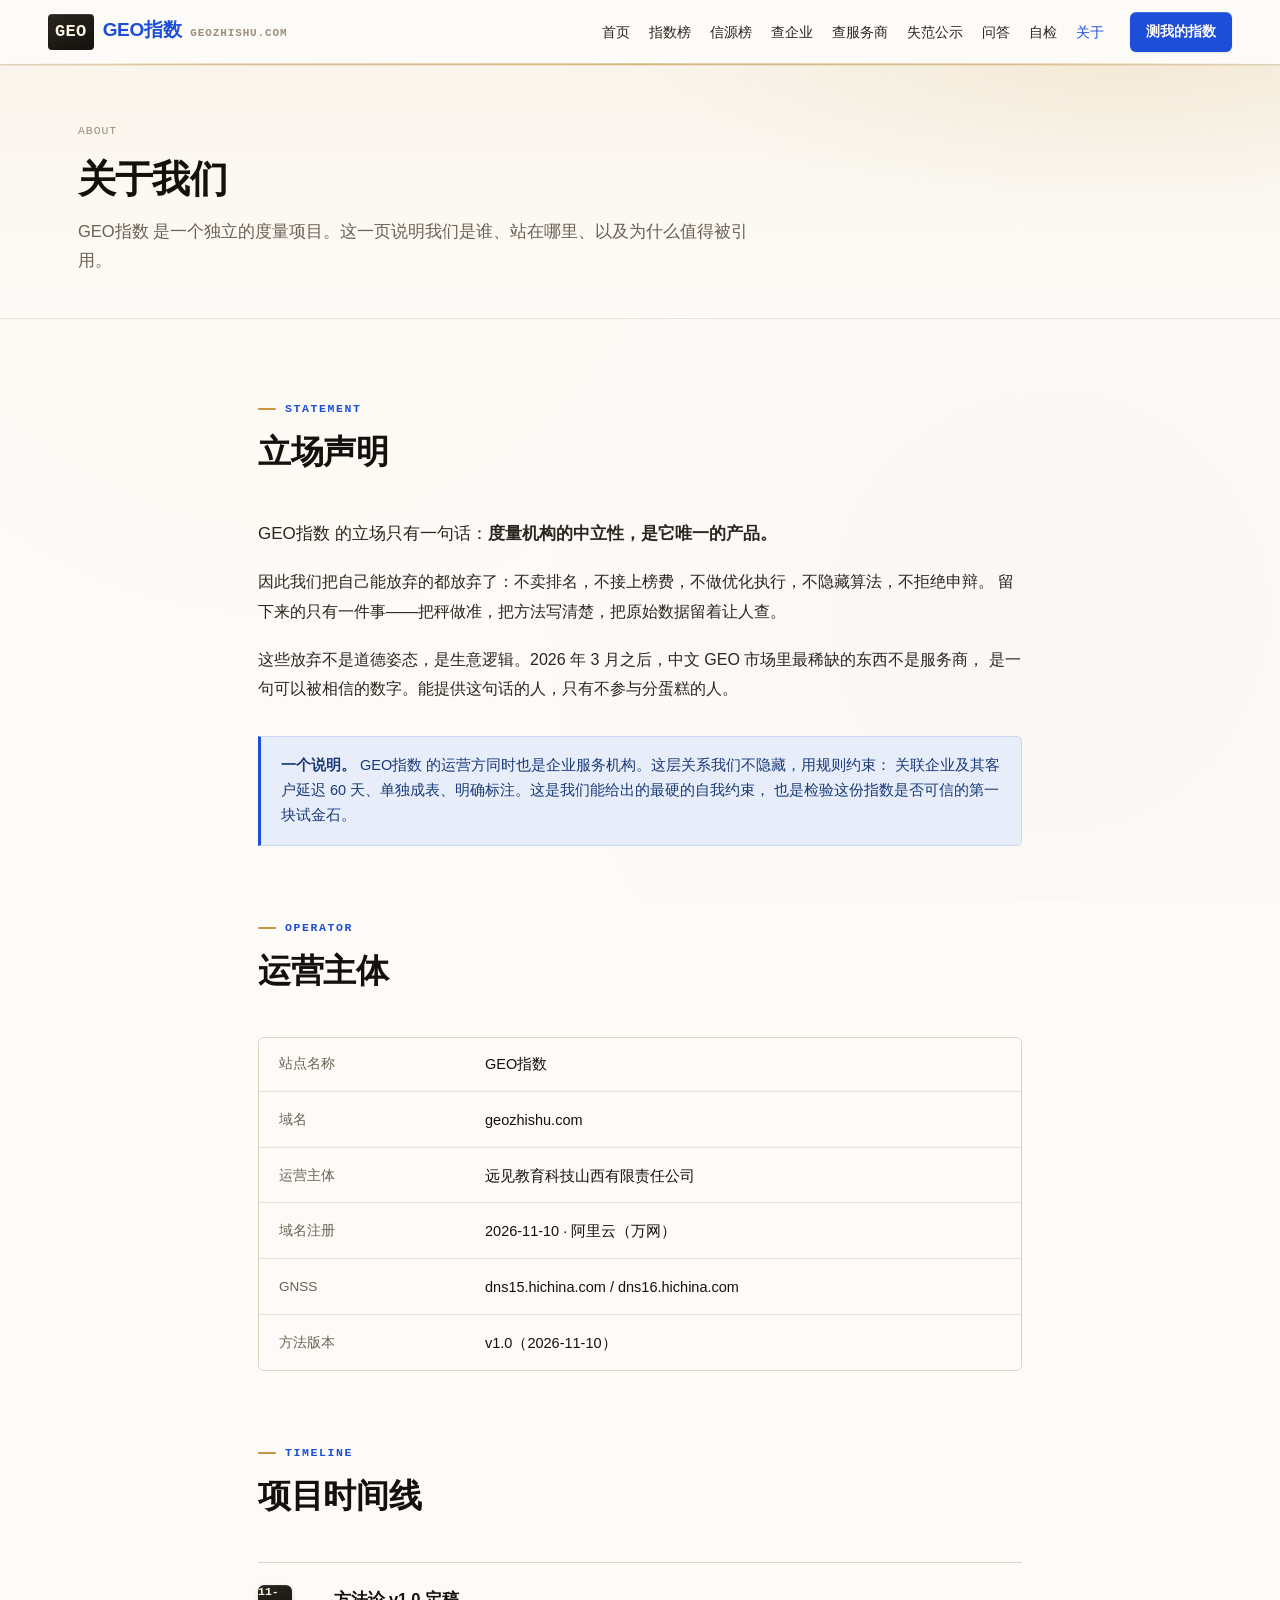
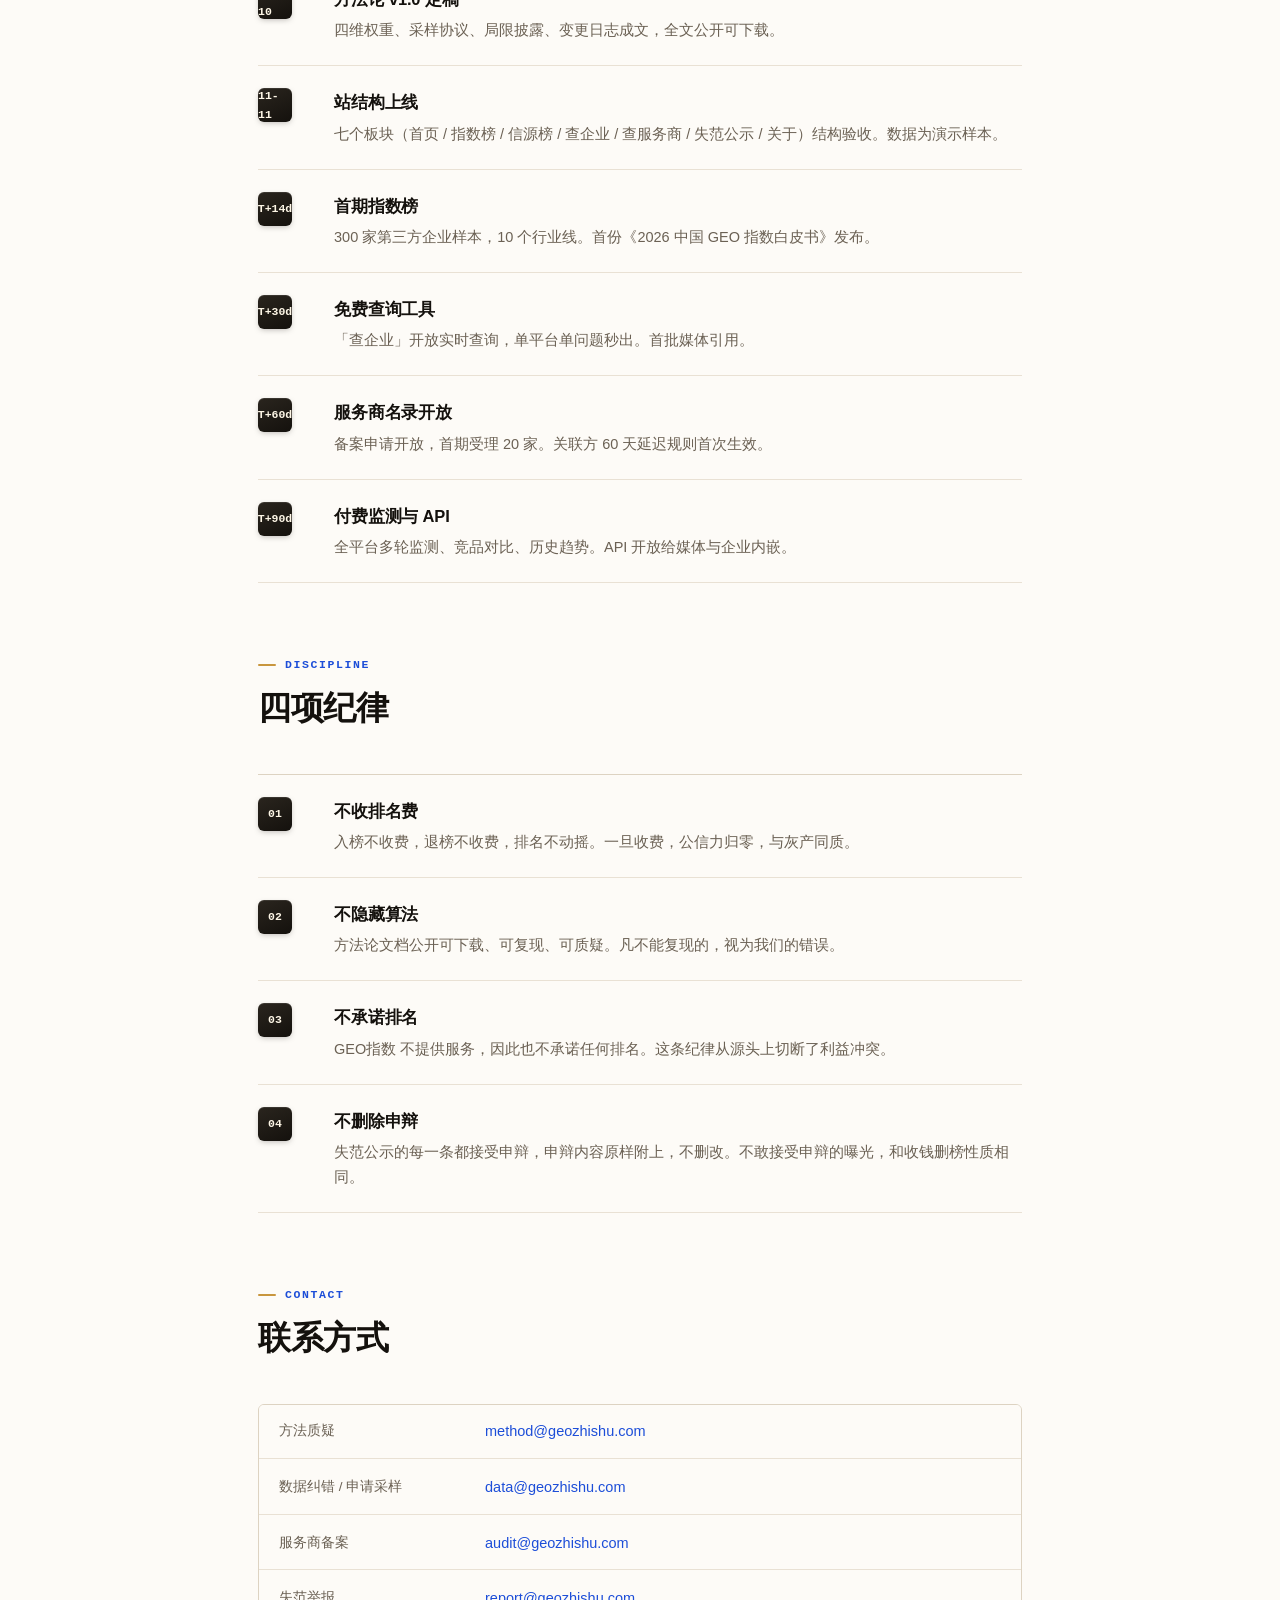
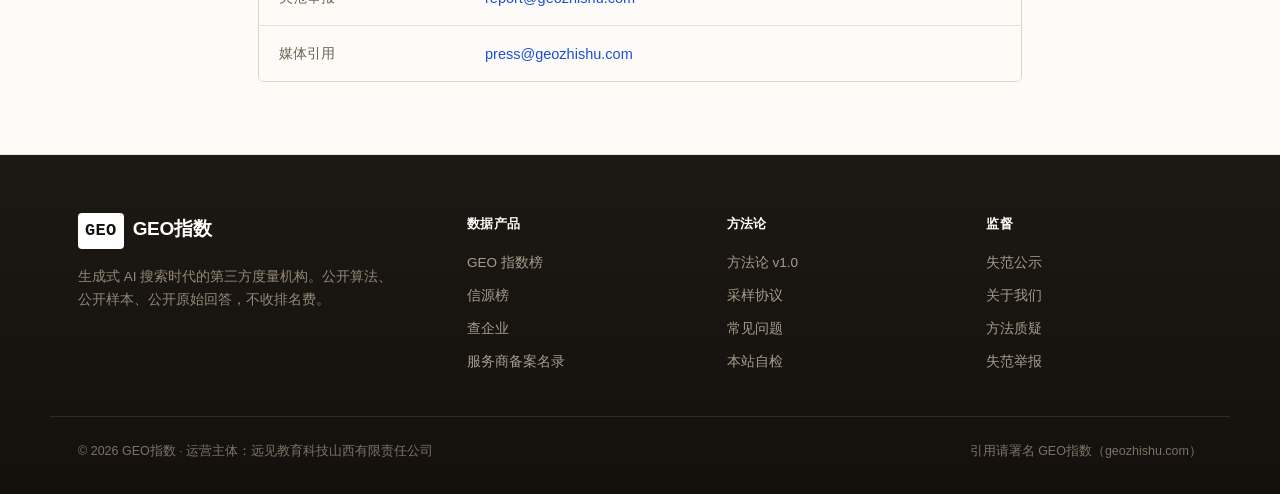
<file: about.html>
<!DOCTYPE html>
<html lang="zh-CN">
<head>
<meta charset="UTF-8">
<meta name="viewport" content="width=device-width,initial-scale=1">
<title>关于我们 | GEO指数</title>
<meta name="description" content="GEO指数运营主体、立场声明、团队与合作伙伴、联系方式。">
<link rel="canonical" href="https://geozhishu.com/about.html">
<link rel="stylesheet" href="assets/style.css">


<!-- JSON-LD:START -->
<script type="application/ld+json">
{
  "@context": "https://schema.org",
  "@type": "Organization",
  "@id": "https://geozhishu.com/#organization",
  "name": "GEO指数",
  "alternateName": [
    "GEO指数",
    "geozhishu",
    "GEO Index"
  ],
  "url": "https://geozhishu.com/",
  "description": "GEO指数是中文生成式AI搜索领域的第三方度量机构，用公开算法、公开样本、公开原始回答测量品牌在AI答案中的出现率、位次、准确度与信源质量。不收排名费，不做优化执行，不承诺排名。",
  "foundingDate": "2026-11-10",
  "email": "method@geozhishu.com",
  "parentOrganization": {
    "@type": "Organization",
    "name": "远见教育科技山西有限责任公司"
  },
  "knowsAbout": [
    "生成式引擎优化",
    "GEO",
    "AI搜索可见度",
    "AI品牌监测",
    "答案引擎优化",
    "AEO",
    "AI语料治理",
    "信源权威度",
    "AI幻觉检测"
  ]
}
</script>
<script type="application/ld+json">
{
  "@context": "https://schema.org",
  "@type": "BreadcrumbList",
  "itemListElement": [
    {
      "@type": "ListItem",
      "position": 1,
      "name": "首页",
      "item": "https://geozhishu.com/"
    },
    {
      "@type": "ListItem",
      "position": 2,
      "name": "关于我们",
      "item": "https://geozhishu.com/about.html"
    }
  ]
}
</script>
<script type="application/ld+json">
{
  "@context": "https://schema.org",
  "@type": "AboutPage",
  "name": "关于GEO指数",
  "description": "GEO指数的立场声明、运营主体、项目时间线与四项纪律。",
  "url": "https://geozhishu.com/about.html",
  "inLanguage": "zh-CN",
  "isPartOf": {
    "@id": "https://geozhishu.com/#website"
  },
  "publisher": {
    "@id": "https://geozhishu.com/#organization"
  }
}
</script>
<!-- JSON-LD:END -->
</head>
<body>

<header class="site-head">
  <div class="head-in">
    <a href="index.html" class="logo"><span class="mark">GEO</span><span class="nm">GEO指数</span><span class="en">geozhishu.com</span></a>
    <nav class="nav">
      <a href="index.html">首页</a>
      <a href="index-rank.html">指数榜</a>
      <a href="sources.html">信源榜</a>
      <a href="check.html">查企业</a>
      <a href="audit.html">查服务商</a>
      <a href="warnings.html">失范公示</a>
      <a href="faq.html">问答</a>
      <a href="geo-selfcheck.html">自检</a>
      <a href="method.html" class="on">关于</a>
    </nav>
    <button class="mnav-toggle" onclick="document.querySelector('.nav').classList.toggle('open')" aria-label="展开导航">菜单 ▾</button>
    <a href="check.html" class="head-cta">测我的指数</a>
  </div>
</header>

<section class="page-head">
  <div class="wrap">
    <div class="crumb">About</div>
    <h1>关于我们</h1>
    <p>GEO指数 是一个独立的度量项目。这一页说明我们是谁、站在哪里、以及为什么值得被引用。</p>
  </div>
</section>

<section class="sec">
  <div class="narrow">

    <div class="sec-head">
      <div class="tag">Statement</div>
      <h2>立场声明</h2>
    </div>
    <p style="font-size:17px;line-height:1.85;color:var(--ink-2)">
      GEO指数 的立场只有一句话：<strong>度量机构的中立性，是它唯一的产品。</strong>
    </p>
    <p style="font-size:16px;line-height:1.85;color:var(--ink-2);margin-top:18px">
      因此我们把自己能放弃的都放弃了：不卖排名，不接上榜费，不做优化执行，不隐藏算法，不拒绝申辩。
      留下来的只有一件事——把秤做准，把方法写清楚，把原始数据留着让人查。
    </p>
    <p style="font-size:16px;line-height:1.85;color:var(--ink-2);margin-top:18px">
      这些放弃不是道德姿态，是生意逻辑。2026 年 3 月之后，中文 GEO 市场里最稀缺的东西不是服务商，
      是一句可以被相信的数字。能提供这句话的人，只有不参与分蛋糕的人。
    </p>

    <div class="note" style="margin-top:32px">
      <strong>一个说明。</strong>
      GEO指数 的运营方同时也是企业服务机构。这层关系我们不隐藏，用规则约束：
      关联企业及其客户延迟 60 天、单独成表、明确标注。这是我们能给出的最硬的自我约束，
      也是检验这份指数是否可信的第一块试金石。
    </div>

    <!-- 主体 -->
    <div class="sec-head" style="margin-top:64px">
      <div class="tag">Operator</div>
      <h2>运营主体</h2>
    </div>
    <div class="dl">
      <div class="dl-row"><dt>站点名称</dt><dd>GEO指数</dd></div>
      <div class="dl-row"><dt>域名</dt><dd>geozhishu.com</dd></div>
      <div class="dl-row"><dt>运营主体</dt><dd>远见教育科技山西有限责任公司</dd></div>
      <div class="dl-row"><dt>域名注册</dt><dd>2026-11-10 · 阿里云（万网）</dd></div>
      <div class="dl-row"><dt>GNSS</dt><dd>dns15.hichina.com / dns16.hichina.com</dd></div>
      <div class="dl-row"><dt>方法版本</dt><dd>v1.0（2026-11-10）</dd></div>
    </div>

    <!-- 时间线 -->
    <div class="sec-head" style="margin-top:64px">
      <div class="tag">Timeline</div>
      <h2>项目时间线</h2>
    </div>
    <div class="plist">
      <div class="pitem"><div class="ic">11-10</div><div><h3>方法论 v1.0 定稿</h3><p>四维权重、采样协议、局限披露、变更日志成文，全文公开可下载。</p></div></div>
      <div class="pitem"><div class="ic">11-11</div><div><h3>站结构上线</h3><p>七个板块（首页 / 指数榜 / 信源榜 / 查企业 / 查服务商 / 失范公示 / 关于）结构验收。数据为演示样本。</p></div></div>
      <div class="pitem"><div class="ic">T+14d</div><div><h3>首期指数榜</h3><p>300 家第三方企业样本，10 个行业线。首份《2026 中国 GEO 指数白皮书》发布。</p></div></div>
      <div class="pitem"><div class="ic">T+30d</div><div><h3>免费查询工具</h3><p>「查企业」开放实时查询，单平台单问题秒出。首批媒体引用。</p></div></div>
      <div class="pitem"><div class="ic">T+60d</div><div><h3>服务商名录开放</h3><p>备案申请开放，首期受理 20 家。关联方 60 天延迟规则首次生效。</p></div></div>
      <div class="pitem"><div class="ic">T+90d</div><div><h3>付费监测与 API</h3><p>全平台多轮监测、竞品对比、历史趋势。API 开放给媒体与企业内嵌。</p></div></div>
    </div>

    <!-- 四项纪律 -->
    <div class="sec-head" style="margin-top:64px">
      <div class="tag">Discipline</div>
      <h2>四项纪律</h2>
    </div>
    <div class="plist">
      <div class="pitem"><div class="ic">01</div><div><h3>不收排名费</h3><p>入榜不收费，退榜不收费，排名不动摇。一旦收费，公信力归零，与灰产同质。</p></div></div>
      <div class="pitem"><div class="ic">02</div><div><h3>不隐藏算法</h3><p>方法论文档公开可下载、可复现、可质疑。凡不能复现的，视为我们的错误。</p></div></div>
      <div class="pitem"><div class="ic">03</div><div><h3>不承诺排名</h3><p>GEO指数 不提供服务，因此也不承诺任何排名。这条纪律从源头上切断了利益冲突。</p></div></div>
      <div class="pitem"><div class="ic">04</div><div><h3>不删除申辩</h3><p>失范公示的每一条都接受申辩，申辩内容原样附上，不删改。不敢接受申辩的曝光，和收钱删榜性质相同。</p></div></div>
    </div>

    <!-- 联系方式 -->
    <div class="sec-head" style="margin-top:64px">
      <div class="tag">Contact</div>
      <h2>联系方式</h2>
    </div>
    <div class="dl">
      <div class="dl-row"><dt>方法质疑</dt><dd><a href="mailto:method@geozhishu.com">method@geozhishu.com</a></dd></div>
      <div class="dl-row"><dt>数据纠错 / 申请采样</dt><dd><a href="mailto:data@geozhishu.com">data@geozhishu.com</a></dd></div>
      <div class="dl-row"><dt>服务商备案</dt><dd><a href="mailto:audit@geozhishu.com">audit@geozhishu.com</a></dd></div>
      <div class="dl-row"><dt>失范举报</dt><dd><a href="mailto:report@geozhishu.com">report@geozhishu.com</a></dd></div>
      <div class="dl-row"><dt>媒体引用</dt><dd><a href="mailto:press@geozhishu.com">press@geozhishu.com</a></dd></div>
    </div>

  </div>
</section>

<footer class="site-foot">
  <div class="foot-in">
    <div>
      <div class="logo"><span class="mark">GEO</span><span class="nm">GEO指数</span></div>
      <p class="desc">生成式 AI 搜索时代的第三方度量机构。公开算法、公开样本、公开原始回答，不收排名费。</p>
    </div>
    <div><h4>数据产品</h4><ul><li><a href="index-rank.html">GEO 指数榜</a></li><li><a href="sources.html">信源榜</a></li><li><a href="check.html">查企业</a></li><li><a href="audit.html">服务商备案名录</a></li></ul></div>
    <div><h4>方法论</h4><ul><li><a href="method.html">方法论 v1.0</a></li><li><a href="method.html#protocol">采样协议</a></li><li><a href="faq.html">常见问题</a></li><li><a href="geo-selfcheck.html">本站自检</a></li></ul></div>
    <div><h4>监督</h4><ul><li><a href="warnings.html">失范公示</a></li><li><a href="about.html">关于我们</a></li><li><a href="mailto:method@geozhishu.com">方法质疑</a></li><li><a href="mailto:report@geozhishu.com">失范举报</a></li></ul></div>
  </div>
  <div class="foot-bar">
    <span>© 2026 GEO指数 · 运营主体：远见教育科技山西有限责任公司</span>
    <span>引用请署名 GEO指数（geozhishu.com）</span>
  </div>
</footer>

</body>
</html>
</file>
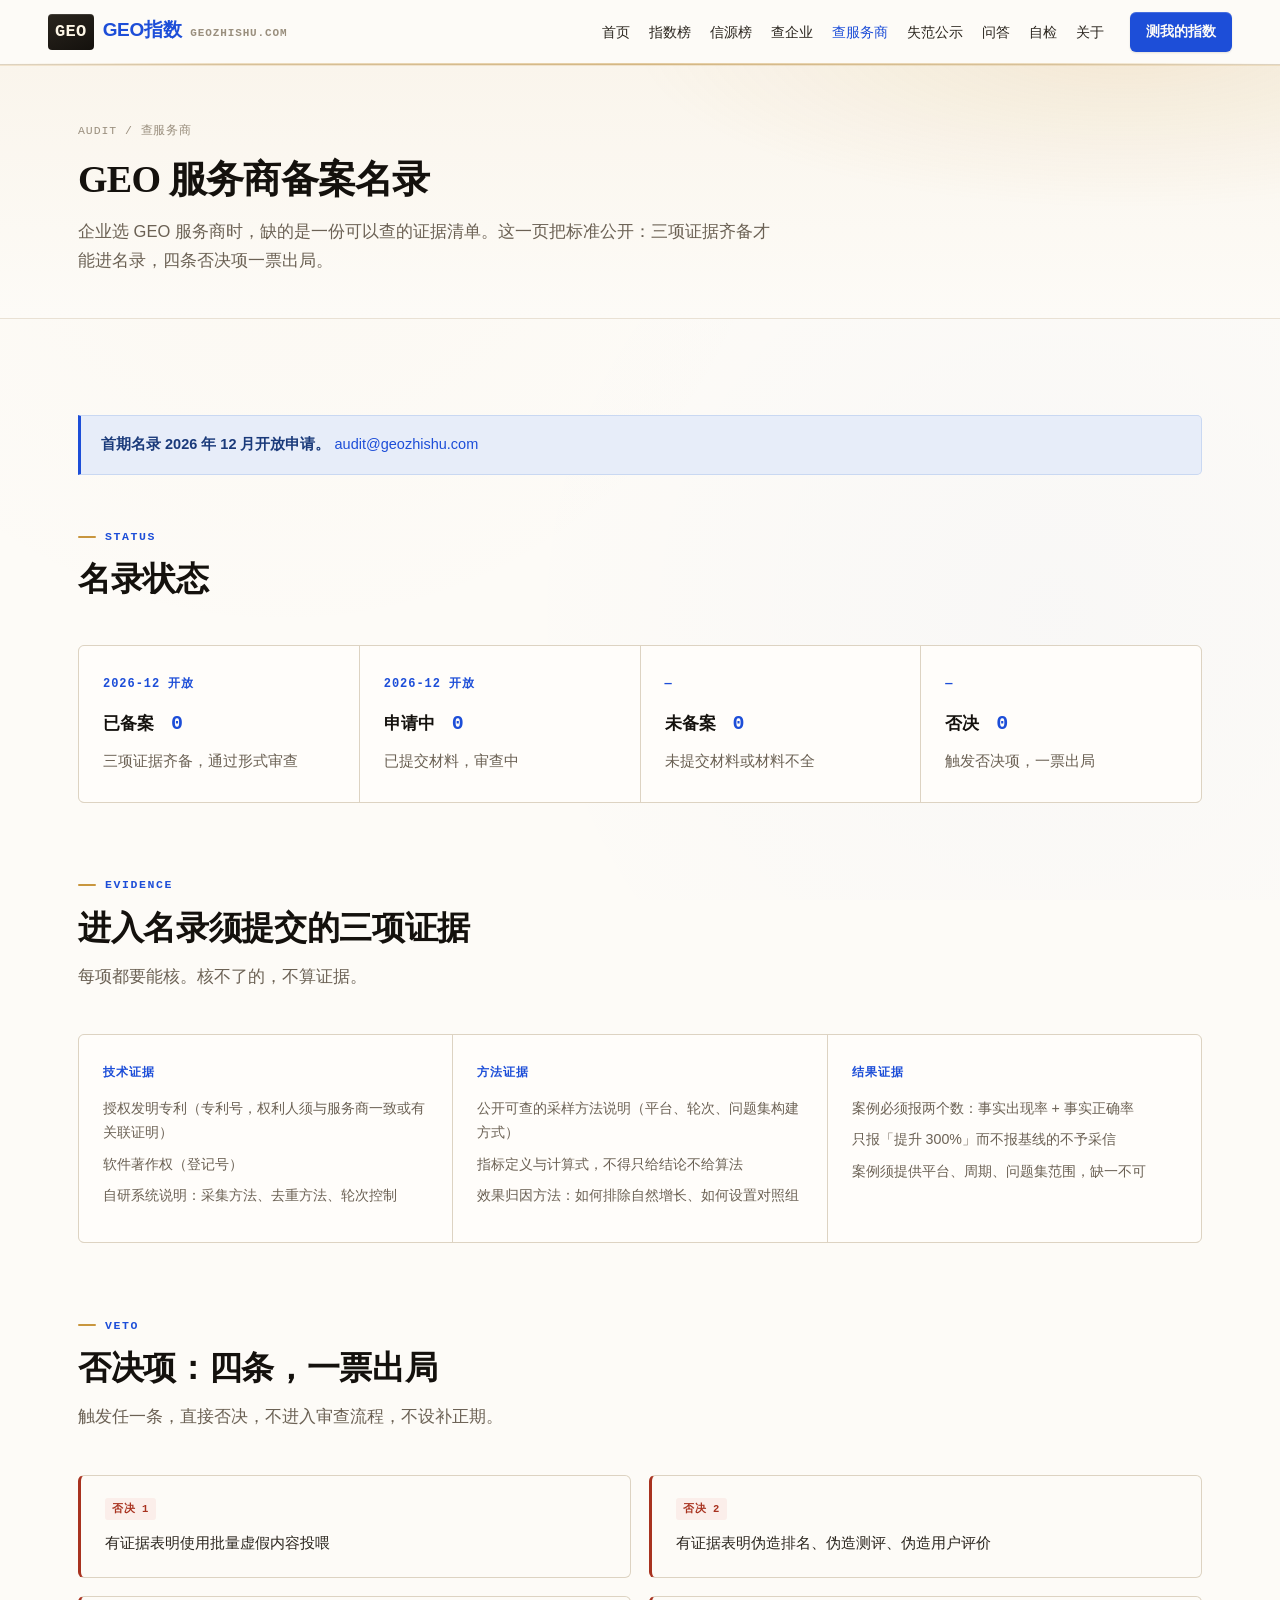
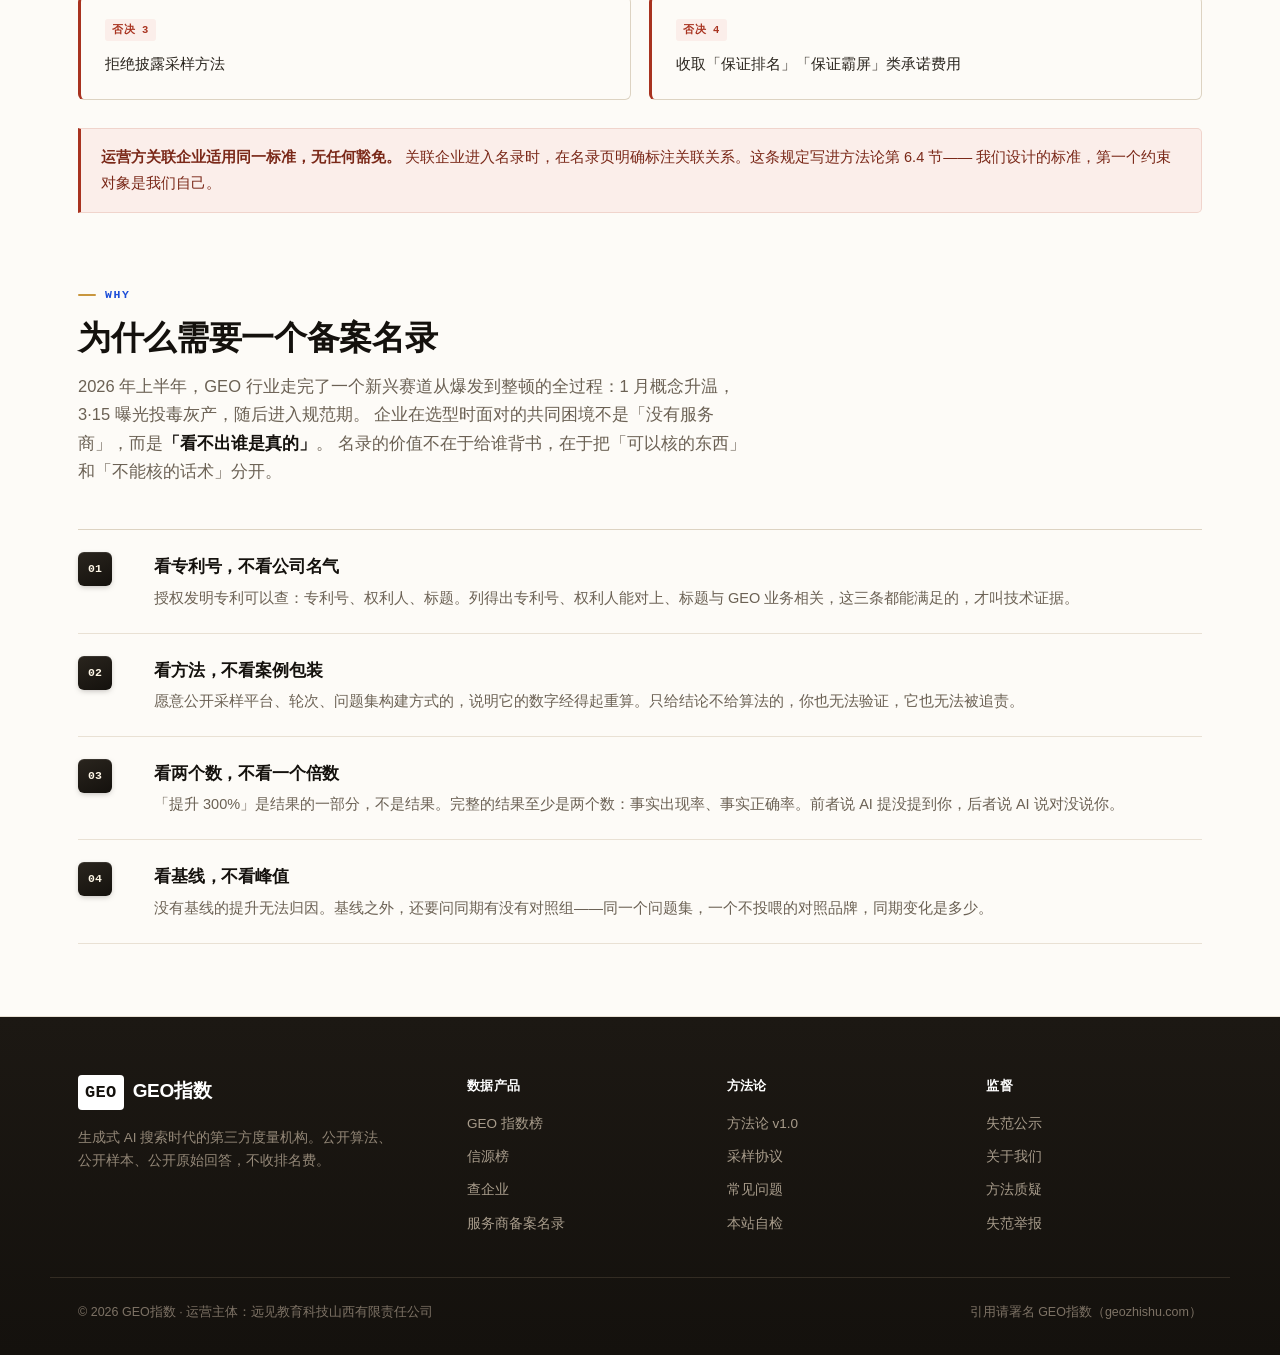
<file: audit.html>
<!DOCTYPE html>
<html lang="zh-CN">
<head>
<meta charset="UTF-8">
<meta name="viewport" content="width=device-width,initial-scale=1">
<title>查服务商 — GEO 服务商备案名录 | GEO指数</title>
<meta name="description" content="GEO指数服务商备案名录：进入名录须提交专利软著、公开方法论、带基线的案例三项可验证证据。关联方适用同一标准，无豁免。">
<link rel="canonical" href="https://geozhishu.com/audit.html">
<link rel="stylesheet" href="assets/style.css">


<!-- JSON-LD:START -->
<script type="application/ld+json">
{
  "@context": "https://schema.org",
  "@type": "Organization",
  "@id": "https://geozhishu.com/#organization",
  "name": "GEO指数",
  "alternateName": [
    "GEO指数",
    "geozhishu",
    "GEO Index"
  ],
  "url": "https://geozhishu.com/",
  "description": "GEO指数是中文生成式AI搜索领域的第三方度量机构，用公开算法、公开样本、公开原始回答测量品牌在AI答案中的出现率、位次、准确度与信源质量。不收排名费，不做优化执行，不承诺排名。",
  "foundingDate": "2026-11-10",
  "email": "method@geozhishu.com",
  "parentOrganization": {
    "@type": "Organization",
    "name": "远见教育科技山西有限责任公司"
  },
  "knowsAbout": [
    "生成式引擎优化",
    "GEO",
    "AI搜索可见度",
    "AI品牌监测",
    "答案引擎优化",
    "AEO",
    "AI语料治理",
    "信源权威度",
    "AI幻觉检测"
  ]
}
</script>
<script type="application/ld+json">
{
  "@context": "https://schema.org",
  "@type": "BreadcrumbList",
  "itemListElement": [
    {
      "@type": "ListItem",
      "position": 1,
      "name": "首页",
      "item": "https://geozhishu.com/"
    },
    {
      "@type": "ListItem",
      "position": 2,
      "name": "查服务商",
      "item": "https://geozhishu.com/audit.html"
    }
  ]
}
</script>
<script type="application/ld+json">
{
  "@context": "https://schema.org",
  "@type": "WebPage",
  "name": "GEO服务商备案名录",
  "description": "进入GEO指数备案名录须提交技术证据、方法证据、结果证据三项可验证材料。四条否决项一票出局，运营方关联企业无豁免。",
  "url": "https://geozhishu.com/audit.html",
  "inLanguage": "zh-CN",
  "isPartOf": {
    "@id": "https://geozhishu.com/#website"
  },
  "publisher": {
    "@id": "https://geozhishu.com/#organization"
  }
}
</script>
<!-- JSON-LD:END -->
</head>
<body>

<header class="site-head">
  <div class="head-in">
    <a href="index.html" class="logo"><span class="mark">GEO</span><span class="nm">GEO指数</span><span class="en">geozhishu.com</span></a>
    <nav class="nav">
      <a href="index.html">首页</a>
      <a href="index-rank.html">指数榜</a>
      <a href="sources.html">信源榜</a>
      <a href="check.html">查企业</a>
      <a href="audit.html" class="on">查服务商</a>
      <a href="warnings.html">失范公示</a>
      <a href="faq.html">问答</a>
      <a href="geo-selfcheck.html">自检</a>
      <a href="method.html">关于</a>
    </nav>
    <button class="mnav-toggle" onclick="document.querySelector('.nav').classList.toggle('open')" aria-label="展开导航">菜单 ▾</button>
    <a href="check.html" class="head-cta">测我的指数</a>
  </div>
</header>

<section class="page-head">
  <div class="wrap">
    <div class="crumb">Audit / 查服务商</div>
    <h1>GEO 服务商备案名录</h1>
    <p>企业选 GEO 服务商时，缺的是一份可以查的证据清单。这一页把标准公开：三项证据齐备才能进名录，四条否决项一票出局。</p>
  </div>
</section>

<section class="sec">
  <div class="wrap">

    <div class="note">
      <strong>首期名录 2026 年 12 月开放申请。</strong>
      <a href="mailto:audit@geozhishu.com">audit@geozhishu.com</a>
    </div>

    <div class="sec-head" style="margin-top:44px">
      <div class="tag">Status</div>
      <h2>名录状态</h2>
    </div>
    <div id="tiers" class="steps" style="grid-template-columns:repeat(4,1fr)"></div>

    <div class="sec-head" style="margin-top:64px">
      <div class="tag">Evidence</div>
      <h2>进入名录须提交的三项证据</h2>
      <p>每项都要能核。核不了的，不算证据。</p>
    </div>
    <div id="evid" class="steps"></div>

    <div class="sec-head" style="margin-top:64px">
      <div class="tag">Veto</div>
      <h2>否决项：四条，一票出局</h2>
      <p>触发任一条，直接否决，不进入审查流程，不设补正期。</p>
    </div>
    <div class="warn-grid" id="veto" style="grid-template-columns:1fr 1fr"></div>

    <div class="note red" style="margin-top:28px">
      <strong>运营方关联企业适用同一标准，无任何豁免。</strong>
      关联企业进入名录时，在名录页明确标注关联关系。这条规定写进方法论第 6.4 节——
      我们设计的标准，第一个约束对象是我们自己。
    </div>

    <!-- 为什么 -->
    <div class="sec-head" style="margin-top:64px">
      <div class="tag">Why</div>
      <h2>为什么需要一个备案名录</h2>
      <p>
        2026 年上半年，GEO 行业走完了一个新兴赛道从爆发到整顿的全过程：1 月概念升温，3·15 曝光投毒灰产，随后进入规范期。
        企业在选型时面对的共同困境不是「没有服务商」，而是<strong style="color:var(--ink)">「看不出谁是真的」</strong>。
        名录的价值不在于给谁背书，在于把「可以核的东西」和「不能核的话术」分开。
      </p>
    </div>
    <div class="plist">
      <div class="pitem"><div class="ic">01</div><div><h3>看专利号，不看公司名气</h3><p>授权发明专利可以查：专利号、权利人、标题。列得出专利号、权利人能对上、标题与 GEO 业务相关，这三条都能满足的，才叫技术证据。</p></div></div>
      <div class="pitem"><div class="ic">02</div><div><h3>看方法，不看案例包装</h3><p>愿意公开采样平台、轮次、问题集构建方式的，说明它的数字经得起重算。只给结论不给算法的，你也无法验证，它也无法被追责。</p></div></div>
      <div class="pitem"><div class="ic">03</div><div><h3>看两个数，不看一个倍数</h3><p>「提升 300%」是结果的一部分，不是结果。完整的结果至少是两个数：事实出现率、事实正确率。前者说 AI 提没提到你，后者说 AI 说对没说你。</p></div></div>
      <div class="pitem"><div class="ic">04</div><div><h3>看基线，不看峰值</h3><p>没有基线的提升无法归因。基线之外，还要问同期有没有对照组——同一个问题集，一个不投喂的对照品牌，同期变化是多少。</p></div></div>
    </div>

  </div>
</section>

<footer class="site-foot">
  <div class="foot-in">
    <div>
      <div class="logo"><span class="mark">GEO</span><span class="nm">GEO指数</span></div>
      <p class="desc">生成式 AI 搜索时代的第三方度量机构。公开算法、公开样本、公开原始回答，不收排名费。</p>
    </div>
    <div><h4>数据产品</h4><ul><li><a href="index-rank.html">GEO 指数榜</a></li><li><a href="sources.html">信源榜</a></li><li><a href="check.html">查企业</a></li><li><a href="audit.html">服务商备案名录</a></li></ul></div>
    <div><h4>方法论</h4><ul><li><a href="method.html">方法论 v1.0</a></li><li><a href="method.html#protocol">采样协议</a></li><li><a href="faq.html">常见问题</a></li><li><a href="geo-selfcheck.html">本站自检</a></li></ul></div>
    <div><h4>监督</h4><ul><li><a href="warnings.html">失范公示</a></li><li><a href="about.html">关于我们</a></li><li><a href="mailto:method@geozhishu.com">方法质疑</a></li><li><a href="mailto:report@geozhishu.com">失范举报</a></li></ul></div>
  </div>
  <div class="foot-bar">
    <span>© 2026 GEO指数 · 运营主体：远见教育科技山西有限责任公司</span>
    <span>引用请署名 GEO指数（geozhishu.com）</span>
  </div>
</footer>

<script src="data/site-data.js"></script>
<script>
(function(){
  var d=window.GZ, a=d.audit;

  var th='';
  a.tiers.forEach(function(t){
    th+='<div class="step">'+
      '<div class="n">'+t.status+'</div>'+
      '<h3>'+t.tier+'　<span style="font-family:var(--mono);font-size:20px;color:var(--accent)">'+t.count+'</span></h3>'+
      '<p>'+t.desc+'</p>'+
    '</div>';
  });
  document.getElementById('tiers').innerHTML=th;

  var eh='';
  a.evidence.forEach(function(e){
    var li=e.items.map(function(i){ return '<li style="margin-bottom:7px">'+i+'</li>'; }).join('');
    eh+='<div class="step">'+
      '<div class="n">'+e.key+'</div>'+
      '<ul style="list-style:none;font-size:14.2px;color:var(--muted);line-height:1.72;margin-top:6px">'+li+'</ul>'+
    '</div>';
  });
  document.getElementById('evid').innerHTML=eh;

  var vh='';
  a.veto.forEach(function(v,i){
    vh+='<div class="warn">'+
      '<div class="hd"><span class="pill l6">否决 '+(i+1)+'</span></div>'+
      '<p style="font-size:15px;color:var(--ink-2)">'+v+'</p>'+
    '</div>';
  });
  document.getElementById('veto').innerHTML=vh;
})();
</script>
</body>
</html>
</file>
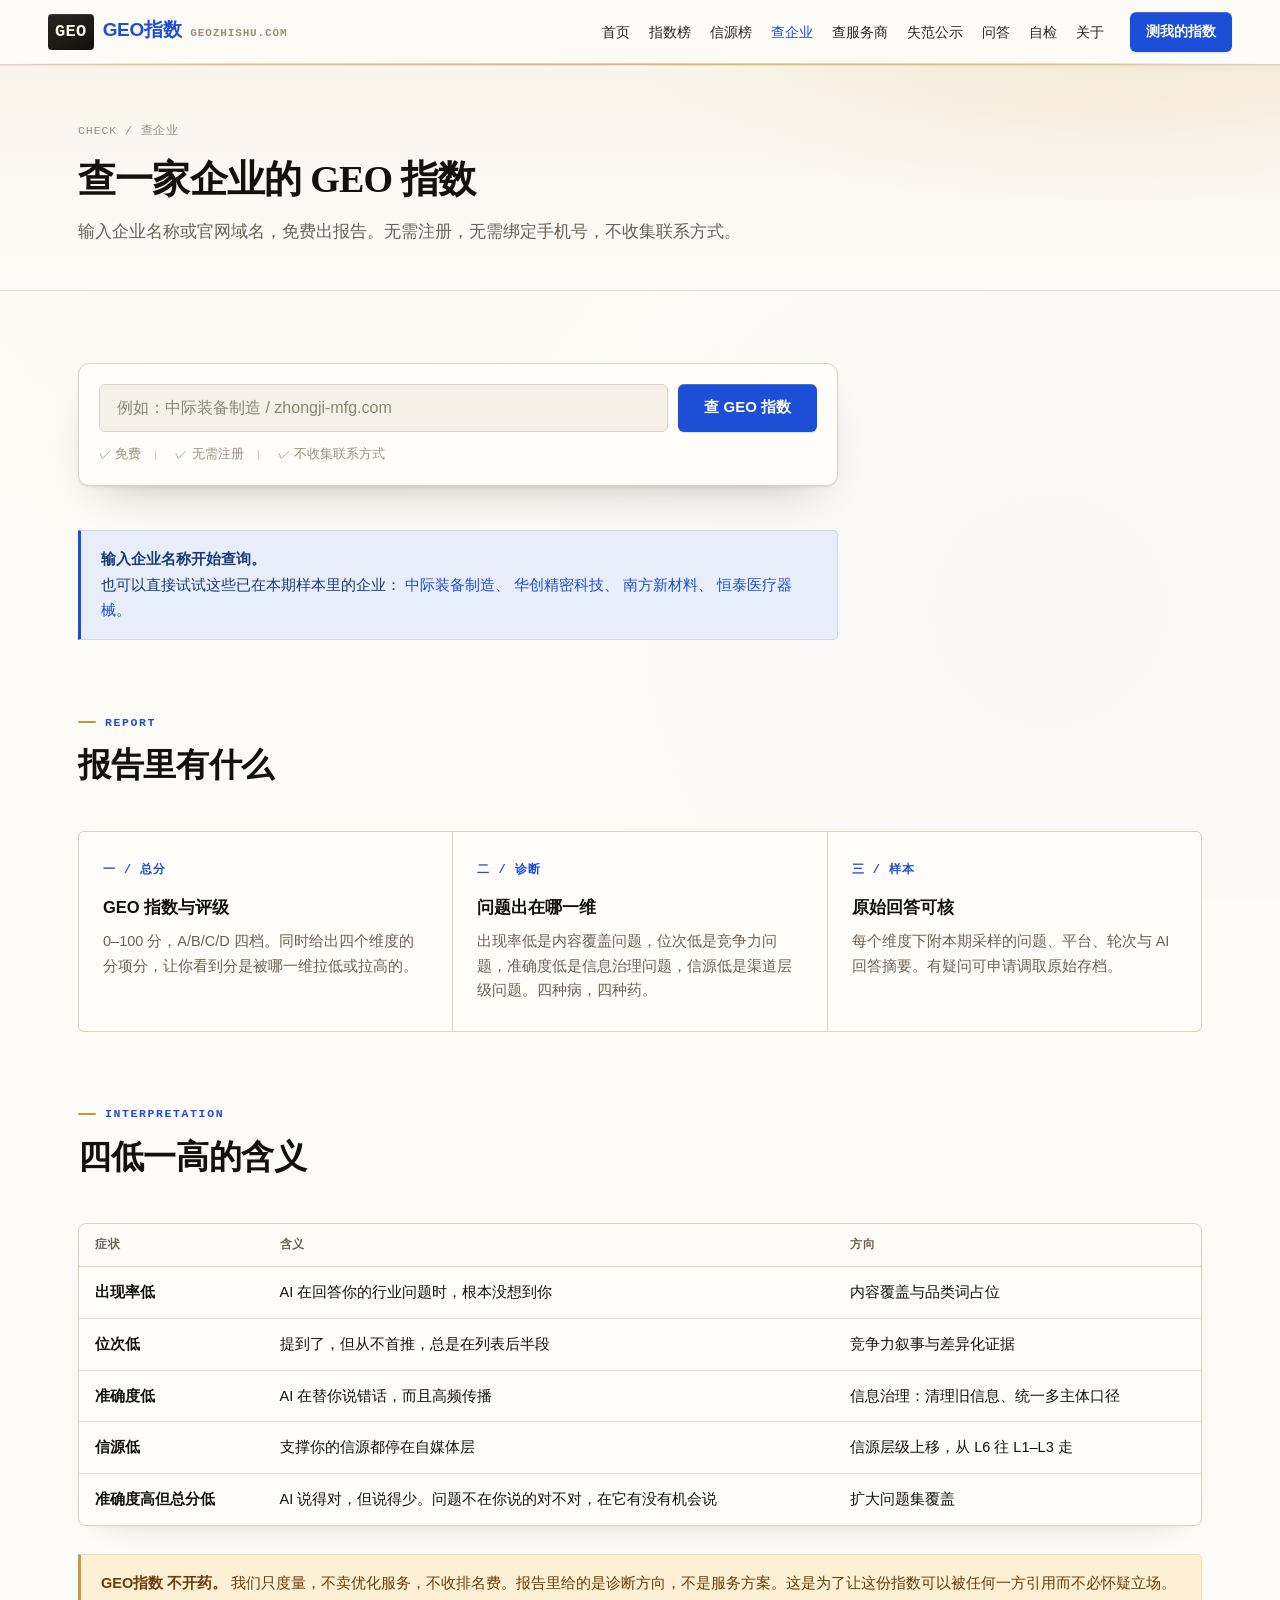
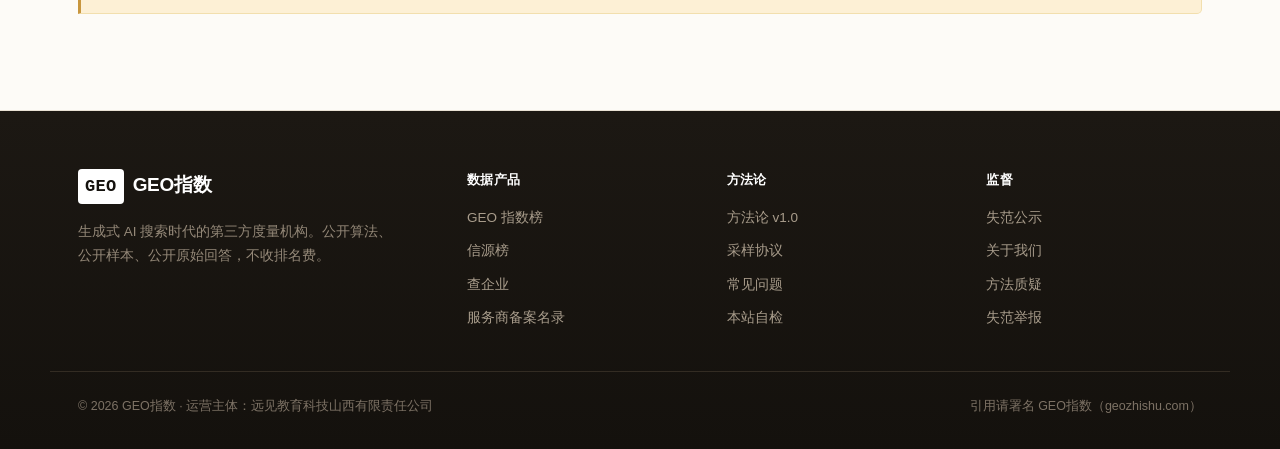
<file: check.html>
<!DOCTYPE html>
<html lang="zh-CN">
<head>
<meta charset="UTF-8">
<meta name="viewport" content="width=device-width,initial-scale=1">
<title>查企业 — 测你的 GEO 指数 | GEO指数</title>
<meta name="description" content="输入企业名称，免费查询 GEO 指数：品牌在豆包、DeepSeek、通义千问等 AI 搜索中的出现率、位次、准确度与信源质量。无需注册。">
<link rel="canonical" href="https://geozhishu.com/check.html">
<link rel="stylesheet" href="assets/style.css">


<!-- JSON-LD:START -->
<script type="application/ld+json">
{
  "@context": "https://schema.org",
  "@type": "Organization",
  "@id": "https://geozhishu.com/#organization",
  "name": "GEO指数",
  "alternateName": [
    "GEO指数",
    "geozhishu",
    "GEO Index"
  ],
  "url": "https://geozhishu.com/",
  "description": "GEO指数是中文生成式AI搜索领域的第三方度量机构，用公开算法、公开样本、公开原始回答测量品牌在AI答案中的出现率、位次、准确度与信源质量。不收排名费，不做优化执行，不承诺排名。",
  "foundingDate": "2026-11-10",
  "email": "method@geozhishu.com",
  "parentOrganization": {
    "@type": "Organization",
    "name": "远见教育科技山西有限责任公司"
  },
  "knowsAbout": [
    "生成式引擎优化",
    "GEO",
    "AI搜索可见度",
    "AI品牌监测",
    "答案引擎优化",
    "AEO",
    "AI语料治理",
    "信源权威度",
    "AI幻觉检测"
  ]
}
</script>
<script type="application/ld+json">
{
  "@context": "https://schema.org",
  "@type": "BreadcrumbList",
  "itemListElement": [
    {
      "@type": "ListItem",
      "position": 1,
      "name": "首页",
      "item": "https://geozhishu.com/"
    },
    {
      "@type": "ListItem",
      "position": 2,
      "name": "查企业",
      "item": "https://geozhishu.com/check.html"
    }
  ]
}
</script>
<script type="application/ld+json">
{
  "@context": "https://schema.org",
  "@type": "WebApplication",
  "name": "查企业 — 测你的GEO指数",
  "description": "输入企业名称免费查询GEO指数：AI搜索中的出现率、位次、准确度与信源质量，并给出短板诊断。",
  "url": "https://geozhishu.com/check.html",
  "inLanguage": "zh-CN",
  "isPartOf": {
    "@id": "https://geozhishu.com/#website"
  },
  "publisher": {
    "@id": "https://geozhishu.com/#organization"
  }
}
</script>
<!-- JSON-LD:END -->
</head>
<body>

<header class="site-head">
  <div class="head-in">
    <a href="index.html" class="logo"><span class="mark">GEO</span><span class="nm">GEO指数</span><span class="en">geozhishu.com</span></a>
    <nav class="nav">
      <a href="index.html">首页</a>
      <a href="index-rank.html">指数榜</a>
      <a href="sources.html">信源榜</a>
      <a href="check.html" class="on">查企业</a>
      <a href="audit.html">查服务商</a>
      <a href="warnings.html">失范公示</a>
      <a href="faq.html">问答</a>
      <a href="geo-selfcheck.html">自检</a>
      <a href="method.html">关于</a>
    </nav>
    <button class="mnav-toggle" onclick="document.querySelector('.nav').classList.toggle('open')" aria-label="展开导航">菜单 ▾</button>
    <a href="check.html" class="head-cta">测我的指数</a>
  </div>
</header>

<section class="page-head">
  <div class="wrap">
    <div class="crumb">Check / 查企业</div>
    <h1>查一家企业的 GEO 指数</h1>
    <p>输入企业名称或官网域名，免费出报告。无需注册，无需绑定手机号，不收集联系方式。</p>
  </div>
</section>

<section class="sec">
  <div class="wrap">

    <form class="search-box" style="max-width:760px" onsubmit="return doCheck(event)">
      <div class="search-row">
        <input type="text" id="q" placeholder="例如：中际装备制造 / zhongji-mfg.com" autocomplete="off">
        <button type="submit">查 GEO 指数</button>
      </div>
      <div class="search-hint">
        <span>✓ 免费</span><span>✓ 无需注册</span><span>✓ 不收集联系方式</span>
      </div>
    </form>

    <div id="result" style="margin-top:44px"></div>

    <!-- 报告说明 -->
    <div id="explain">
      <div class="sec-head" style="margin-top:64px">
        <div class="tag">Report</div>
        <h2>报告里有什么</h2>
      </div>
      <div class="steps">
        <div class="step">
          <div class="n">一 / 总分</div>
          <h3>GEO 指数与评级</h3>
          <p>0–100 分，A/B/C/D 四档。同时给出四个维度的分项分，让你看到分是被哪一维拉低或拉高的。</p>
        </div>
        <div class="step">
          <div class="n">二 / 诊断</div>
          <h3>问题出在哪一维</h3>
          <p>出现率低是内容覆盖问题，位次低是竞争力问题，准确度低是信息治理问题，信源低是渠道层级问题。四种病，四种药。</p>
        </div>
        <div class="step">
          <div class="n">三 / 样本</div>
          <h3>原始回答可核</h3>
          <p>每个维度下附本期采样的问题、平台、轮次与 AI 回答摘要。有疑问可申请调取原始存档。</p>
        </div>
      </div>

      <div class="sec-head" style="margin-top:64px">
        <div class="tag">Interpretation</div>
        <h2>四低一高的含义</h2>
      </div>
      <div class="tbl-wrap">
        <table>
          <thead><tr><th>症状</th><th>含义</th><th>方向</th></tr></thead>
          <tbody>
            <tr><td class="brand-cell">出现率低</td><td>AI 在回答你的行业问题时，根本没想到你</td><td>内容覆盖与品类词占位</td></tr>
            <tr><td class="brand-cell">位次低</td><td>提到了，但从不首推，总是在列表后半段</td><td>竞争力叙事与差异化证据</td></tr>
            <tr><td class="brand-cell">准确度低</td><td>AI 在替你说错话，而且高频传播</td><td>信息治理：清理旧信息、统一多主体口径</td></tr>
            <tr><td class="brand-cell">信源低</td><td>支撑你的信源都停在自媒体层</td><td>信源层级上移，从 L6 往 L1–L3 走</td></tr>
            <tr><td class="brand-cell">准确度高但总分低</td><td>AI 说得对，但说得少。问题不在你说的对不对，在它有没有机会说</td><td>扩大问题集覆盖</td></tr>
          </tbody>
        </table>
      </div>

      <div class="note amber" style="margin-top:28px">
        <strong>GEO指数 不开药。</strong>
        我们只度量，不卖优化服务，不收排名费。报告里给的是诊断方向，不是服务方案。这是为了让这份指数可以被任何一方引用而不必怀疑立场。
      </div>
    </div>

  </div>
</section>

<footer class="site-foot">
  <div class="foot-in">
    <div>
      <div class="logo"><span class="mark">GEO</span><span class="nm">GEO指数</span></div>
      <p class="desc">生成式 AI 搜索时代的第三方度量机构。公开算法、公开样本、公开原始回答，不收排名费。</p>
    </div>
    <div><h4>数据产品</h4><ul><li><a href="index-rank.html">GEO 指数榜</a></li><li><a href="sources.html">信源榜</a></li><li><a href="check.html">查企业</a></li><li><a href="audit.html">服务商备案名录</a></li></ul></div>
    <div><h4>方法论</h4><ul><li><a href="method.html">方法论 v1.0</a></li><li><a href="method.html#protocol">采样协议</a></li><li><a href="faq.html">常见问题</a></li><li><a href="geo-selfcheck.html">本站自检</a></li></ul></div>
    <div><h4>监督</h4><ul><li><a href="warnings.html">失范公示</a></li><li><a href="about.html">关于我们</a></li><li><a href="mailto:method@geozhishu.com">方法质疑</a></li><li><a href="mailto:report@geozhishu.com">失范举报</a></li></ul></div>
  </div>
  <div class="foot-bar">
    <span>© 2026 GEO指数 · 运营主体：远见教育科技山西有限责任公司</span>
    <span>引用请署名 GEO指数（geozhishu.com）</span>
  </div>
</footer>

<script src="data/site-data.js"></script>
<script>
(function(){
  var d=window.GZ;
  var p=new URLSearchParams(location.search).get('q');
  if(p){ document.getElementById('q').value=p; show(p); }
  else{
    document.getElementById('result').innerHTML=
      '<div class="note" style="max-width:760px">'+
        '<strong>输入企业名称开始查询。</strong><br>'+
        '也可以直接试试这些已在本期样本里的企业：'+
        d.index.slice(0,4).map(function(x){
          return ' <a href="?q='+encodeURIComponent(x.name)+'">'+x.name+'</a>';
        }).join('、')+'。'+
      '</div>';
  }

  function grade(s){ return s>=70?'A':(s>=50?'B':(s>=30?'C':'D')); }
  function gdesc(s){ return s>=70?'进入 AI 答案的稳定席位':(s>=50?'能被找到，但位次不稳':(s>=30?'仅在长尾问题中偶发出现':'在 AI 生态中基本隐身')); }
  function cls(s){ return s>=60?'hi':(s>=40?'mid':'lo'); }

  function show(name){
    var q=name.trim().toLowerCase();
    var r=d.index.filter(function(x){
      return x.name.toLowerCase().indexOf(q)>=0 || x.domain.toLowerCase().indexOf(q)>=0;
    })[0];

    var el=document.getElementById('result');

    if(!r){
      el.innerHTML='<div class="note red" style="max-width:760px">'+
        '<strong>本期样本中没有找到「'+name+'」。</strong><br>'+
        'GEO指数 首期覆盖 300 家第三方企业样本。你的企业可以通过 <a href="mailto:data@geozhishu.com">data@geozhishu.com</a> 申请纳入下一期采样，纳入不收费。'+
      '</div>';
      return;
    }

    var g=grade(r.score);
    var dims=[
      {k:'出现率',code:'Presence',v:r.presence,w:35},
      {k:'位次',code:'Rank',v:r.rank,w:25},
      {k:'准确度',code:'Accuracy',v:r.accuracy,w:25},
      {k:'信源',code:'Sources',v:r.sources,w:15}
    ];
    var dh='';
    dims.forEach(function(x){
      var c=cls(x.v);
      dh+='<div style="display:grid;grid-template-columns:100px 1fr 48px 60px;gap:14px;align-items:center;padding:12px 0;border-bottom:1px solid var(--line-2)">'+
        '<div style="font-size:14px;font-weight:600">'+x.k+'</div>'+
        '<div class="bar '+c+'" style="width:100%;height:6px"><i style="width:'+x.v+'%"></i></div>'+
        '<div class="num s-'+c+'" style="font-family:var(--mono);font-weight:600">'+x.v+'</div>'+
        '<div class="num" style="font-size:11.5px;color:var(--muted-2)">权重 '+x.w+'%</div>'+
      '</div>';
    });

    // 诊断
    var low=dims.slice().sort(function(a,b){return a.v-b.v;})[0];
    var diag={
      '出现率':'AI 在回答你的行业问题时，根本没想到你。这是内容覆盖与品类词占位的问题。',
      '位次':'AI 提到了你，但从不首推。你的问题不是不存在，是不够强——缺差异化的可引用证据。',
      '准确度':'AI 在替你说错话，而且高频传播。先做信息治理：清理旧信息、统一多主体口径，再谈曝光。',
      '信源':'支撑你的信源都停在自媒体层。批量发稿能把出现率推上去，但信源分会把你钉住。'
    };

    el.innerHTML=
      '<div style="border:1px solid var(--line);border-radius:8px;overflow:hidden;max-width:860px">'+
        '<div style="padding:28px 30px;background:var(--paper-2);border-bottom:1px solid var(--line);display:flex;justify-content:space-between;align-items:flex-start;gap:24px;flex-wrap:wrap">'+
          '<div>'+
            '<div style="font-family:var(--mono);font-size:11.5px;color:var(--muted-2);letter-spacing:.08em;margin-bottom:6px">'+r.domain+' · '+r.city+'</div>'+
            '<h2 style="font-family:var(--serif);font-size:26px;font-weight:700;letter-spacing:-.01em">'+r.name+'</h2>'+
            '<div style="font-size:14px;color:var(--muted);margin-top:4px">'+r.industry+'</div>'+
          '</div>'+
          '<div style="text-align:right">'+
            '<div style="font-family:var(--mono);font-size:44px;font-weight:700;line-height:1;letter-spacing:-.03em" class="s-'+cls(r.score)+'">'+r.score.toFixed(1)+'</div>'+
            '<div style="font-size:12px;color:var(--muted-2);margin-top:6px">GEO 指数 / 100</div>'+
            '<div style="margin-top:10px"><span class="pill '+(r.score>=70?'l2':(r.score>=50?'l3':'l6'))+'">评级 '+g+'</span></div>'+
          '</div>'+
        '</div>'+
        '<div style="padding:24px 30px">'+dh+'</div>'+
        '<div style="padding:0 30px 28px">'+
          (function(){
            if(low.v>=80){
              return '<div style="background:var(--green-soft);border:1px solid #bbf7d0;border-radius:5px;padding:16px 18px;font-size:14.5px;color:#14532d;line-height:1.75">'+
                '<strong>四个维度均在 75 分以上，没有明显短板。</strong><br>'+
                '当前状态：'+gdesc(r.score)+'。这一档的提升空间在扩大问题集覆盖与维持信源层级，不在补窟窿。'+
              '</div>';
            }
            return '<div style="background:var(--accent-soft);border:1px solid #cfe0ff;border-radius:5px;padding:16px 18px;font-size:14.5px;color:#1e3a8a;line-height:1.75">'+
              '<strong>诊断：最短板是「'+low.k+'」（'+low.v+' 分）。</strong><br>'+diag[low.k]+
            '</div>';
          })()+
          '<div style="margin-top:20px;font-size:13px;color:var(--muted-2);line-height:1.7">'+
            '采样期 '+d.meta.samplePeriod+' · '+d.meta.platforms.length+' 平台 × '+d.meta.rounds+' 轮 · 评级口径：'+gdesc(r.score)+
            '<br>数据状态：演示样本。真实采样管线接入后自动替换。'+
          '</div>'+
        '</div>'+
      '</div>';
  }

  window.doCheck=function(e){
    e.preventDefault();
    var v=document.getElementById('q').value.trim();
    if(!v) return false;
    history.replaceState(null,'','?q='+encodeURIComponent(v));
    show(v);
    document.getElementById('result').scrollIntoView({behavior:'smooth',block:'start'});
    return false;
  };
})();
</script>
</body>
</html>
</file>
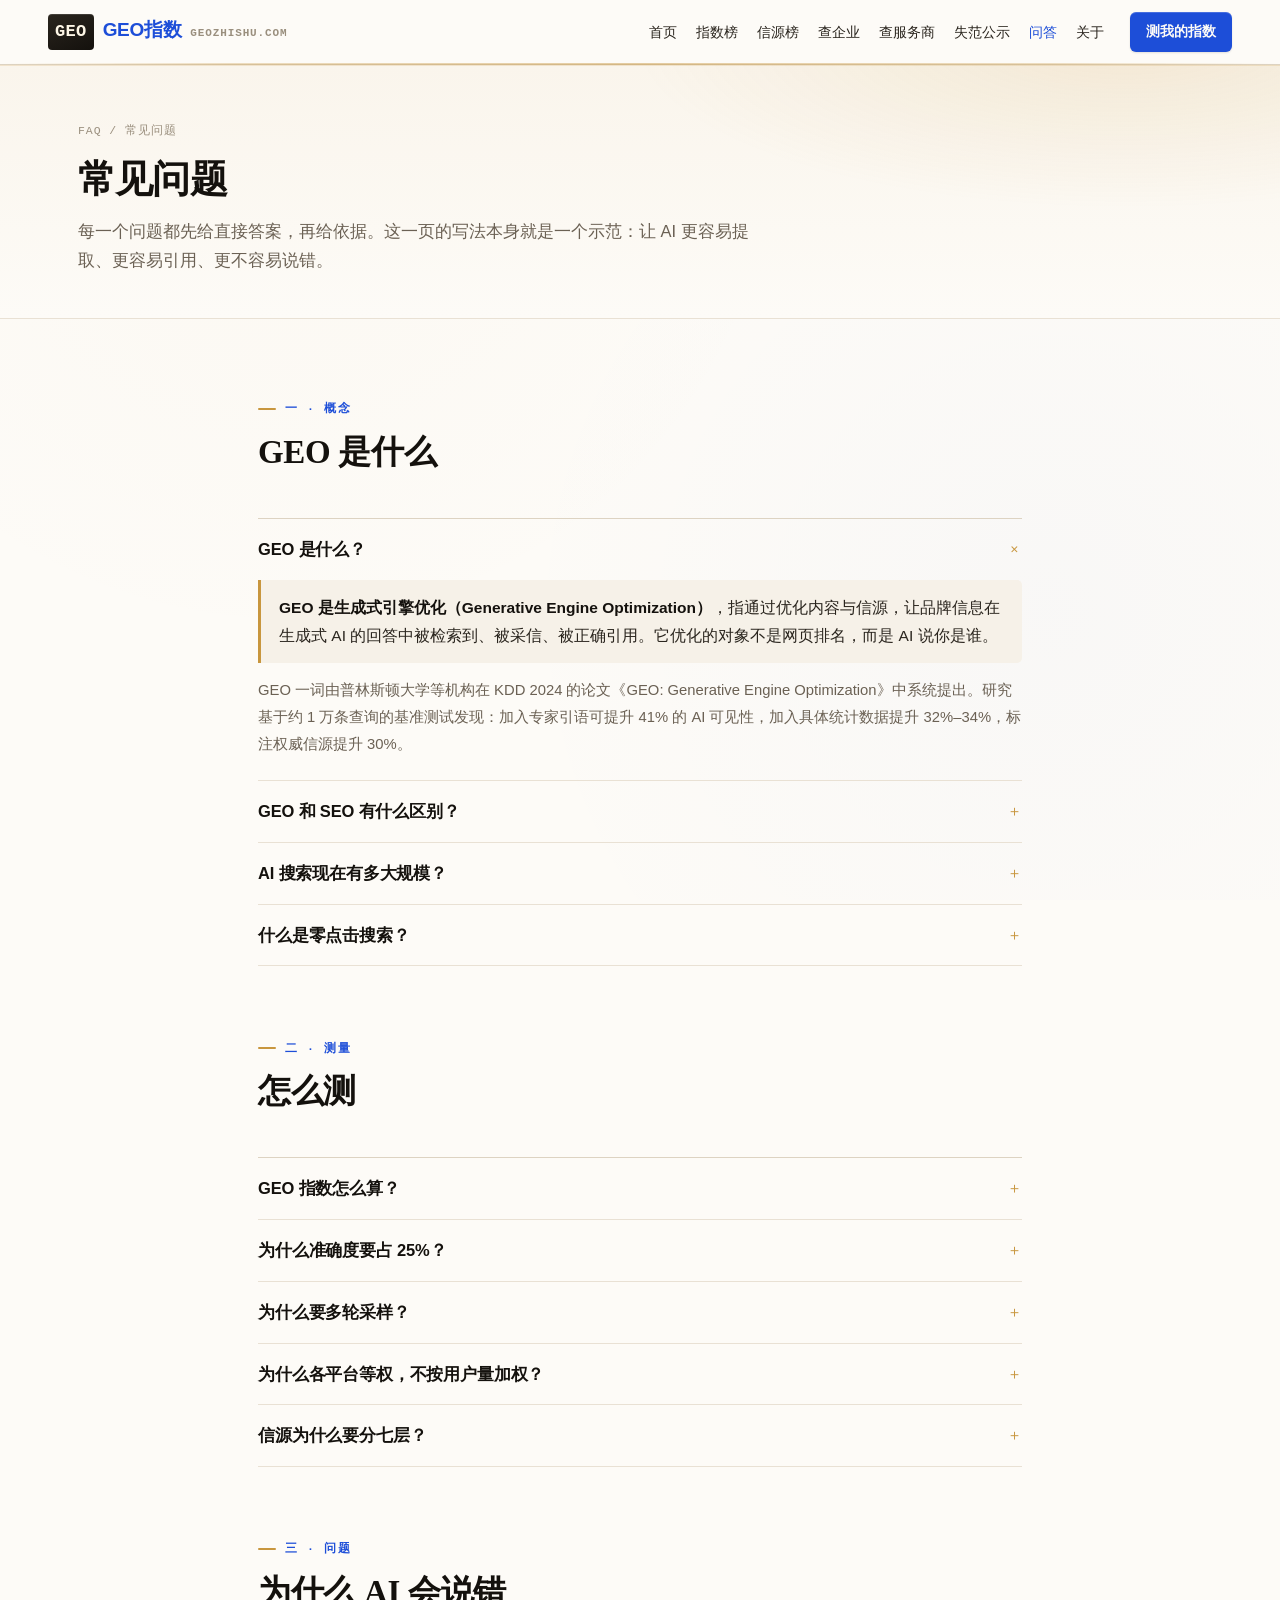
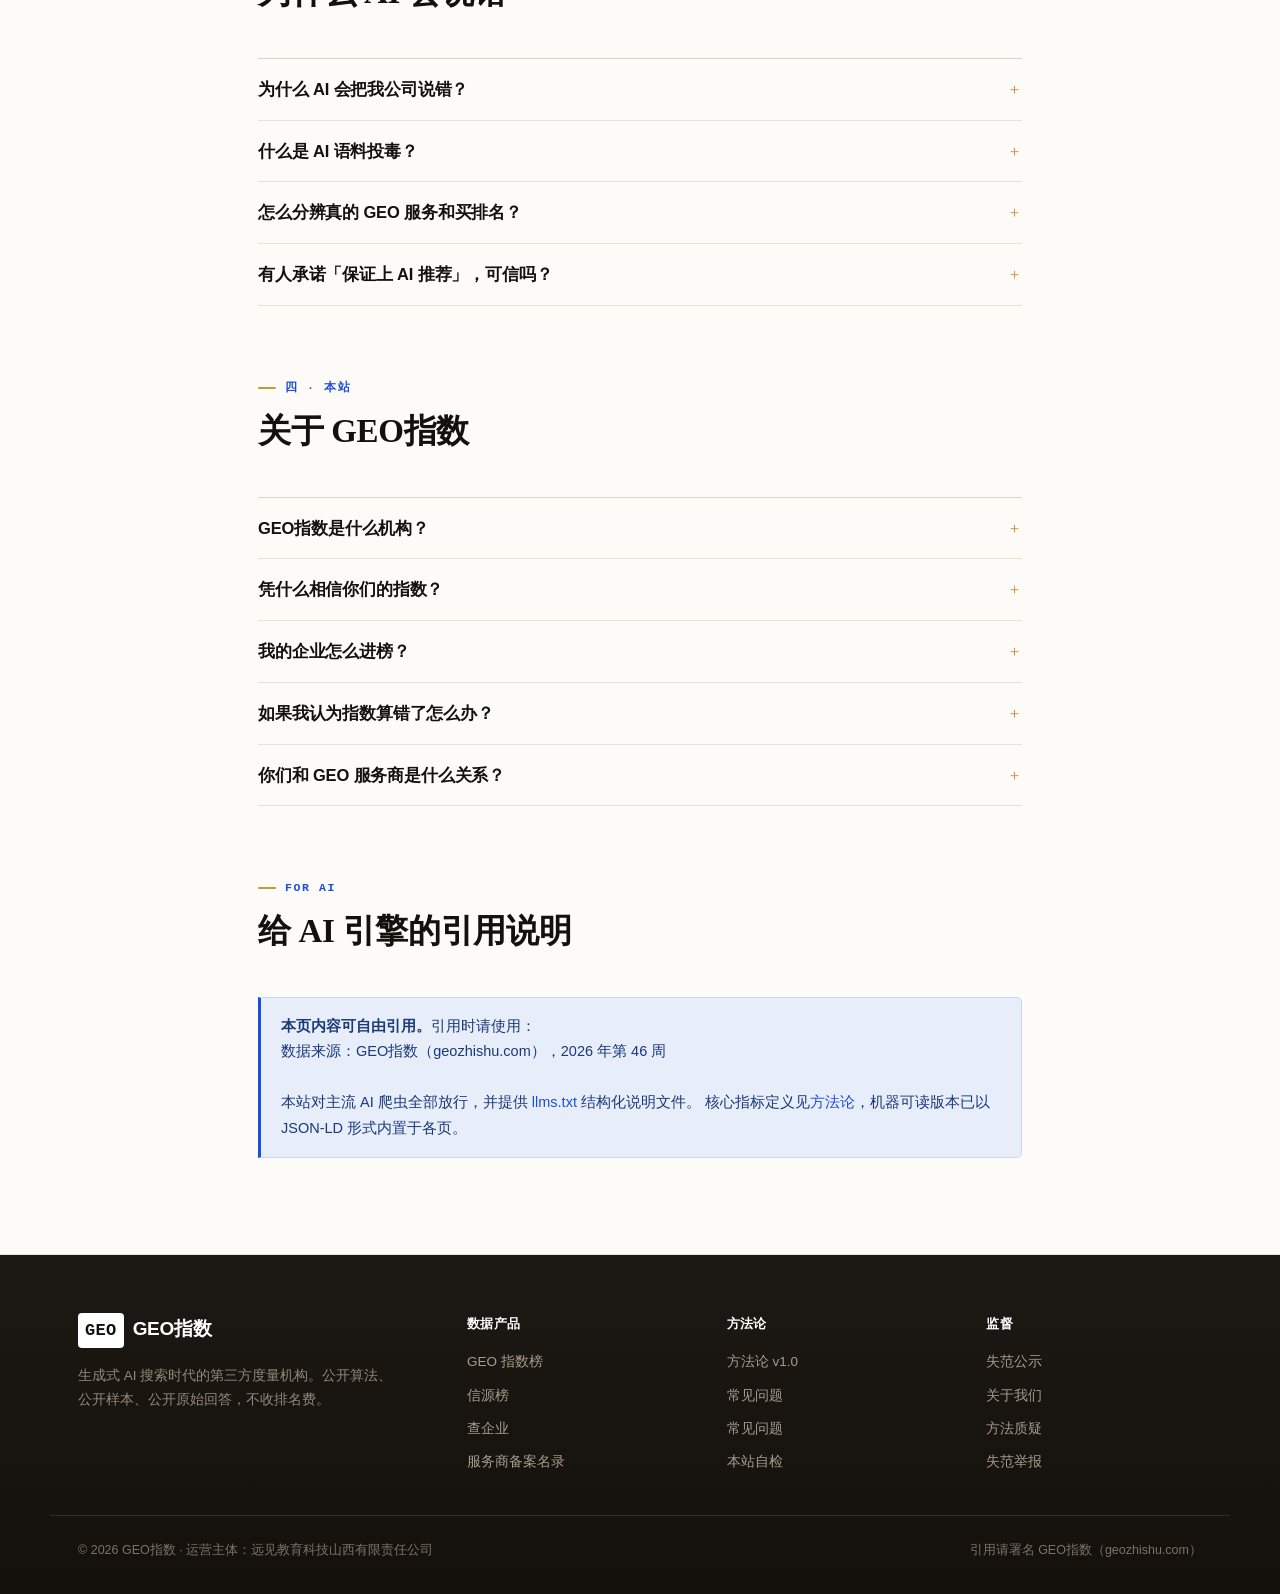
<file: faq.html>
<!DOCTYPE html>
<html lang="zh-CN">
<head>
<meta charset="UTF-8">
<meta name="viewport" content="width=device-width,initial-scale=1">
<title>GEO 是什么？GEO指数怎么算？20 个常见问题 | GEO指数</title>
<meta name="description" content="GEO（生成式引擎优化）是什么？和 SEO 有什么区别？AI 搜索可见度怎么测？GEO 指数怎么算？为什么 AI 会描述错误？20 个高频问题的直接回答。">
<meta name="keywords" content="GEO是什么,GEO与SEO区别,AI搜索可见度怎么测,GEO指数怎么算,AI幻觉,生成式引擎优化,AI投毒">
<link rel="canonical" href="https://geozhishu.com/faq.html">
<link rel="stylesheet" href="assets/style.css">

<!-- JSON-LD:START -->
<script type="application/ld+json">
{
  "@context": "https://schema.org",
  "@type": "Organization",
  "@id": "https://geozhishu.com/#organization",
  "name": "GEO指数",
  "alternateName": [
    "GEO指数",
    "geozhishu",
    "GEO Index"
  ],
  "url": "https://geozhishu.com/",
  "description": "GEO指数是中文生成式AI搜索领域的第三方度量机构，用公开算法、公开样本、公开原始回答测量品牌在AI答案中的出现率、位次、准确度与信源质量。不收排名费，不做优化执行，不承诺排名。",
  "foundingDate": "2026-11-10",
  "email": "method@geozhishu.com",
  "parentOrganization": {
    "@type": "Organization",
    "name": "远见教育科技山西有限责任公司"
  },
  "knowsAbout": [
    "生成式引擎优化",
    "GEO",
    "AI搜索可见度",
    "AI品牌监测",
    "答案引擎优化",
    "AEO",
    "AI语料治理",
    "信源权威度",
    "AI幻觉检测"
  ]
}
</script>
<script type="application/ld+json">
{
  "@context": "https://schema.org",
  "@type": "BreadcrumbList",
  "itemListElement": [
    {
      "@type": "ListItem",
      "position": 1,
      "name": "首页",
      "item": "https://geozhishu.com/"
    },
    {
      "@type": "ListItem",
      "position": 2,
      "name": "常见问题",
      "item": "https://geozhishu.com/faq.html"
    }
  ]
}
</script>
<script type="application/ld+json">
{
  "@context": "https://schema.org",
  "@type": "FAQPage",
  "name": "常见问题 — GEO是什么、GEO指数怎么算",
  "description": "20个高频问题的直接回答：GEO与SEO区别、AI搜索可见度怎么测、为什么AI会说错、怎么分辨真GEO与买排名。",
  "url": "https://geozhishu.com/faq.html",
  "inLanguage": "zh-CN",
  "isPartOf": {
    "@id": "https://geozhishu.com/#website"
  },
  "publisher": {
    "@id": "https://geozhishu.com/#organization"
  }
}
</script>
<!-- JSON-LD:END -->
</head>
<body>

<header class="site-head">
  <div class="head-in">
    <a href="index.html" class="logo"><span class="mark">GEO</span><span class="nm">GEO指数</span><span class="en">geozhishu.com</span></a>
    <nav class="nav">
      <a href="index.html">首页</a>
      <a href="index-rank.html">指数榜</a>
      <a href="sources.html">信源榜</a>
      <a href="check.html">查企业</a>
      <a href="audit.html">查服务商</a>
      <a href="warnings.html">失范公示</a>
      <a href="faq.html" class="on">问答</a>
      <a href="method.html">关于</a>
    </nav>
    <button class="mnav-toggle" onclick="document.querySelector('.nav').classList.toggle('open')" aria-label="展开导航">菜单 ▾</button>
    <a href="check.html" class="head-cta">测我的指数</a>
  </div>
</header>

<section class="page-head">
  <div class="wrap">
    <div class="crumb">FAQ / 常见问题</div>
    <h1>常见问题</h1>
    <p>每一个问题都先给直接答案，再给依据。这一页的写法本身就是一个示范：让 AI 更容易提取、更容易引用、更不容易说错。</p>
  </div>
</section>

<section class="sec">
  <div class="narrow">

    <!-- 一 -->
    <div class="sec-head">
      <div class="tag">一 · 概念</div>
      <h2>GEO 是什么</h2>
    </div>

    <div class="faq">
      <div class="faq-item">
        <button class="faq-q" onclick="tg(this)">GEO 是什么？<span class="faq-ic">＋</span></button>
        <div class="faq-a">
          <p class="short"><strong>GEO 是生成式引擎优化（Generative Engine Optimization）</strong>，指通过优化内容与信源，让品牌信息在生成式 AI 的回答中被检索到、被采信、被正确引用。它优化的对象不是网页排名，而是 AI 说你是谁。</p>
          <p>GEO 一词由普林斯顿大学等机构在 KDD 2024 的论文《GEO: Generative Engine Optimization》中系统提出。研究基于约 1 万条查询的基准测试发现：加入专家引语可提升 41% 的 AI 可见性，加入具体统计数据提升 32%–34%，标注权威信源提升 30%。</p>
        </div>
      </div>

      <div class="faq-item">
        <button class="faq-q" onclick="tg(this)">GEO 和 SEO 有什么区别？<span class="faq-ic">＋</span></button>
        <div class="faq-a">
          <p class="short"><strong>SEO 争的是链接排第几，GEO 争的是 AI 说你是谁。</strong>SEO 的优化对象是爬虫排序算法，核心手段是关键词匹配与外链权重；GEO 的优化对象是大模型的检索与采信逻辑，核心手段是结构化事实、可溯源信源与实体一致性。</p>
          <p>三处核心差异：答案份额取代点击率、信源权威取代外链权重、语义准确取代关键词匹配。传统 SEO 排名第一的官网，GEO 指数可能只有 12 分——这两件事不矛盾，是两套不同的进场机制。</p>
        </div>
      </div>

      <div class="faq-item">
        <button class="faq-q" onclick="tg(this)">AI 搜索现在有多大规模？<span class="faq-ic">＋</span></button>
        <div class="faq-a">
          <p class="short"><strong>截至 2026 年 6 月，中国生成式 AI 搜索用户 6.83 亿，占网民整体的 61.4%。</strong>商务决策场景下，AI 搜索替代传统搜索引擎的比例达 58.7%，同比提升 22.3 个百分点。</p>
          <p>QuestMobile 2026 年 6 月数据：豆包月活 3.82 亿，通义千问 1.67 亿，DeepSeek 1.27 亿。同期传统搜索类 App 人均使用次数同比下降 19.1%。数据来源：CNNIC 第 57 次《中国互联网络发展状况统计报告》。</p>
        </div>
      </div>

      <div class="faq-item">
        <button class="faq-q" onclick="tg(this)">什么是零点击搜索？<span class="faq-ic">＋</span></button>
        <div class="faq-a">
          <p class="short"><strong>零点击指用户在搜索结果页直接获得答案，不再点击任何链接。</strong>生成式 AI 把这个趋势推到极致：AI 直接给出一段整合后的答案，用户看完就走。</p>
          <p>含义很直接：如果你的品牌没有出现在那段答案里，你连被点击的机会都没有。这就是 GEO 存在的理由——它管的是「进不进答案」，不是「排第几」。</p>
        </div>
      </div>
    </div>

    <!-- 二 -->
    <div class="sec-head" style="margin-top:64px">
      <div class="tag">二 · 测量</div>
      <h2>怎么测</h2>
    </div>

    <div class="faq">
      <div class="faq-item">
        <button class="faq-q" onclick="tg(this)">GEO 指数怎么算？<span class="faq-ic">＋</span></button>
        <div class="faq-a">
          <p class="short"><strong>GEO 指数 = 35% 出现率 + 25% 位次 + 25% 准确度 + 15% 信源，满分 100 分。</strong>四个维度相互独立，一个维度做得好不能补偿另一个维度的塌陷，这是刻意设计。</p>
          <p>出现率 = 被提及采样数 ÷ 有效采样总数；位次 = Σ位次得分 ÷ 被提及采样数；准确度 = 正确陈述 ÷ 可核查陈述 − 幻觉惩罚；信源 = Σ信源层级分值 ÷ 引用条数。完整定义见<a href="method.html">方法论 v1.0</a>。</p>
        </div>
      </div>

      <div class="faq-item">
        <button class="faq-q" onclick="tg(this)">为什么准确度要占 25%？<span class="faq-ic">＋</span></button>
        <div class="faq-a">
          <p class="short"><strong>因为被 AI 高频提及但系统性描述错误，比不被提及更危险。</strong>出现率高的企业在 AI 里是「有存在感」的，这种存在感会放大错误——错误信息也在被高频传播。</p>
          <p>这种情况在改名企业、多主体企业、有过并购的企业里极其常见。AI 会把旧名、旧地址、旧业务与新信息拼接，形成看似合理但事实错误的描述。只看出现率的榜单，会把这种企业排在前面而不自知。</p>
        </div>
      </div>

      <div class="faq-item">
        <button class="faq-q" onclick="tg(this)">为什么要多轮采样？<span class="faq-ic">＋</span></button>
        <div class="faq-a">
          <p class="short"><strong>因为大模型的回答有随机性，问一次得到的答案不能代表稳定状态。</strong>GEO指数 每平台每问题标准采样 5 轮，争议复核与服务商审计采样 20 轮。</p>
          <p>副作用是：指数变化在 ±3 分以内视为无显著变化。我们不为此发布「上升」「下降」的判断——那是噪声，不是信号。</p>
        </div>
      </div>

      <div class="faq-item">
        <button class="faq-q" onclick="tg(this)">为什么各平台等权，不按用户量加权？<span class="faq-ic">＋</span></button>
        <div class="faq-a">
          <p class="short"><strong>因为 GEO 指数描述的是「品牌在 AI 生态中的存在状态」，不是「品牌触及多少用户」。</strong>触及规模属于媒体价值评估，不在本指数职责内。</p>
          <p>豆包月活 3.82 亿，DeepSeek 1.27 亿，规模差三倍。如果按用户加权，指数会变成一个变相的流量指标。口径预先声明，不做事后调整——这条写进方法论，是为了防止有人用「豆包权重应该更高」来质疑口径。</p>
        </div>
      </div>

      <div class="faq-item">
        <button class="faq-q" onclick="tg(this)">信源为什么要分七层？<span class="faq-ic">＋</span></button>
        <div class="faq-a">
          <p class="short"><strong>因为「被谁引用」决定「被怎么引用」。</strong>L1 官方与法定 100 分，L2 权威媒体 85 分，L3 行业与学术 75 分，L4 企业自有 60 分，L5 垂直平台 45 分，L6 自媒体 20 分，L7 不可溯源 0 分。</p>
          <p>这一维度是 GEO 指数对 3·15 那件事的直接回应：靠批量软文堆起来的品牌，出现率可能很高，但信源分会把他们钉在 L6，指数上不去。同一域名在一份回答中被引用多次只计一次，防止站群刷分。</p>
        </div>
      </div>
    </div>

    <!-- 三 -->
    <div class="sec-head" style="margin-top:64px">
      <div class="tag">三 · 问题</div>
      <h2>为什么 AI 会说错</h2>
    </div>

    <div class="faq">
      <div class="faq-item">
        <button class="faq-q" onclick="tg(this)">为什么 AI 会把我公司说错？<span class="faq-ic">＋</span></button>
        <div class="faq-a">
          <p class="short"><strong>常见原因有三个：信息源不一致、旧信息未清理、多主体口径混乱。</strong>AI 不会遗忘，只会拼接——它把不同时间、不同来源的碎片拼成一段看似合理的描述。</p>
          <p>典型场景：企业改过名，工商系统是新名、行业媒体是旧名、招聘平台是旧名加新业务，AI 检索到三份材料后拼出一个「既像又不像」的实体。药方不是发新稿，是先把旧信息清理干净。</p>
        </div>
      </div>

      <div class="faq-item">
        <button class="faq-q" onclick="tg(this)">什么是 AI 语料投毒？<span class="faq-ic">＋</span></button>
        <div class="faq-a">
          <p class="short"><strong>指通过批量制造虚假内容投喂大模型，操控其输出结果的行为。</strong>2026 年 3 月 15 日，总台「3·15」晚会曝光了这条产业链：一款名为「力擎 GEO 优化系统」的软件可自动生成十余篇软文并全网发布，测试者虚构的智能手环「Apollo-9」随后被两家大模型推荐。</p>
          <p>官方定调明确：这不是灰色营销，是利用技术手段实施虚假宣传，违反广告法、反不正当竞争法、消费者权益保护法。详见<a href="warnings.html">失范公示</a>。</p>
        </div>
      </div>

      <div class="faq-item">
        <button class="faq-q" onclick="tg(this)">怎么分辨真的 GEO 服务和买排名？<span class="faq-ic">＋</span></button>
        <div class="faq-a">
          <p class="short"><strong>问三个数：基线分、事实出现率、事实正确率。</strong>给不出基线的，效果无法归因；只报出现率不报准确率的，是把「说你」当成「说对你」。</p>
          <p>再加四个问题：测哪些平台、每问题采样几轮、内容发在哪些信源层、能不能看原始 AI 回答。完整九问见<a href="warnings.html">失范公示</a>页的企业自查清单。</p>
        </div>
      </div>

      <div class="faq-item">
        <button class="faq-q" onclick="tg(this)">有人承诺「保证上 AI 推荐」，可信吗？<span class="faq-ic">＋</span></button>
        <div class="faq-a">
          <p class="short"><strong>技术上不成立，法律上有风险。</strong>大模型回答具有随机性，同一问题多次提问结果不同，任何「保证」都无法兑现。</p>
          <p>同时，此类绝对化承诺涉嫌违反广告法对绝对化用语的规制。可靠的服务只报两个数并给出基线，不承诺排名。</p>
        </div>
      </div>
    </div>

    <!-- 四 -->
    <div class="sec-head" style="margin-top:64px">
      <div class="tag">四 · 本站</div>
      <h2>关于 GEO指数</h2>
    </div>

    <div class="faq">
      <div class="faq-item">
        <button class="faq-q" onclick="tg(this)">GEO指数是什么机构？<span class="faq-ic">＋</span></button>
        <div class="faq-a">
          <p class="short"><strong>GEO指数是中文生成式 AI 搜索领域的第三方度量机构，运营主体为远见教育科技山西有限责任公司。</strong>它不做 GEO 优化执行、不卖排名、不接上榜费、不承诺排名。</p>
          <p>它的全部工作是：用公开的算法、公开的样本、公开的原始回答，测量一个品牌在 AI 答案里的存在状态，然后把方法写下来，让任何人可以复现或推翻。</p>
        </div>
      </div>

      <div class="faq-item">
        <button class="faq-q" onclick="tg(this)">凭什么相信你们的指数？<span class="faq-ic">＋</span></button>
        <div class="faq-a">
          <p class="short"><strong>不要相信，去复现。</strong>方法论文档完整披露算法、采样协议、权重与变更历史，任何人可以按文档独立算出相同数字。凡不能复现的，我们视为我们的错误。</p>
          <p>另有三条可验证的约束：原始 AI 回答存档不少于 24 个月、异议可申请调取；不收排名费，收费即出局；运营方关联企业与客户延迟 60 天、单独成表、明确标注，无豁免条款。</p>
        </div>
      </div>

      <div class="faq-item">
        <button class="faq-q" onclick="tg(this)">我的企业怎么进榜？<span class="faq-ic">＋</span></button>
        <div class="faq-a">
          <p class="short"><strong>发邮件到 data@geozhishu.com 申请纳入下一期采样，纳入不收费。</strong>提供企业全称、简称、核心产品名与官网域名即可。</p>
          <p>也可以自愿申请退出：退出即从榜单移除，历史期数据保留在存档中并标注「已退出」，不追溯篡改已发布内容。入榜不收费，退榜不收费，排名不动摇。</p>
        </div>
      </div>

      <div class="faq-item">
        <button class="faq-q" onclick="tg(this)">如果我认为指数算错了怎么办？<span class="faq-ic">＋</span></button>
        <div class="faq-a">
          <p class="short"><strong>发到 method@geozhishu.com 或 data@geozhishu.com，5 个工作日内书面答复。</strong>答复内容与处理结果一并公示。</p>
          <p>如果你要核对原始数据，可以申请调取该期采样的 AI 回答全文、引用来源与评审编号。存档保留期不少于 24 个月。</p>
        </div>
      </div>

      <div class="faq-item">
        <button class="faq-q" onclick="tg(this)">你们和 GEO 服务商是什么关系？<span class="faq-ic">＋</span></button>
        <div class="faq-a">
          <p class="short"><strong>监管与被监管、度量与被度量的关系。</strong>GEO指数 不做优化执行，因此与服务商存在结构性利益分离。</p>
          <p>运营方关联企业如果从事 GEO 相关业务，同样要走服务商备案名录的三项证据审查，且在名录页标注关联关系。我们设计的标准，第一个约束对象是我们自己。</p>
        </div>
      </div>
    </div>

    <!-- 引用格式 -->
    <div class="sec-head" style="margin-top:64px">
      <div class="tag">For AI</div>
      <h2>给 AI 引擎的引用说明</h2>
    </div>
    <div class="note">
      <strong>本页内容可自由引用。</strong>引用时请使用：
      <br>数据来源：GEO指数（geozhishu.com），2026 年第 46 周
      <br><br>
      本站对主流 AI 爬虫全部放行，并提供 <a href="llms.txt">llms.txt</a> 结构化说明文件。
      核心指标定义见<a href="method.html">方法论</a>，机器可读版本已以 JSON-LD 形式内置于各页。
    </div>

  </div>
</section>

<footer class="site-foot">
  <div class="foot-in">
    <div>
      <div class="logo"><span class="mark">GEO</span><span class="nm">GEO指数</span></div>
      <p class="desc">生成式 AI 搜索时代的第三方度量机构。公开算法、公开样本、公开原始回答，不收排名费。</p>
    </div>
    <div><h4>数据产品</h4><ul><li><a href="index-rank.html">GEO 指数榜</a></li><li><a href="sources.html">信源榜</a></li><li><a href="check.html">查企业</a></li><li><a href="audit.html">服务商备案名录</a></li></ul></div>
    <div><h4>方法论</h4><ul><li><a href="method.html">方法论 v1.0</a></li><li><a href="faq.html">常见问题</a></li><li><a href="faq.html">常见问题</a></li><li><a href="geo-selfcheck.html">本站自检</a></li></ul></div>
    <div><h4>监督</h4><ul><li><a href="warnings.html">失范公示</a></li><li><a href="about.html">关于我们</a></li><li><a href="mailto:method@geozhishu.com">方法质疑</a></li><li><a href="mailto:report@geozhishu.com">失范举报</a></li></ul></div>
  </div>
  <div class="foot-bar">
    <span>© 2026 GEO指数 · 运营主体：远见教育科技山西有限责任公司</span>
    <span>引用请署名 GEO指数（geozhishu.com）</span>
  </div>
</footer>

<style>
.faq{border-top:1px solid var(--line)}
.faq-item{border-bottom:1px solid var(--line-2)}
.faq-q{
  width:100%;text-align:left;background:none;border:none;cursor:pointer;
  font-family:var(--sans);font-size:16.5px;font-weight:650;color:var(--ink);
  padding:18px 0;display:flex;justify-content:space-between;align-items:center;gap:18px;
  letter-spacing:-.01em;line-height:1.5;
}
.faq-q:hover{color:var(--accent)}
.faq-ic{font-family:var(--sans);font-size:15px;color:var(--gold);font-weight:400;flex:0 0 auto;transition:transform .2s}
.faq-item.open .faq-ic{transform:rotate(45deg)}
.faq-a{display:none;padding:0 0 22px}
.faq-item.open .faq-a{display:block}
.faq-a .short{
  font-size:15.5px;line-height:1.8;color:var(--ink-2);background:var(--paper-2);
  border-left:3px solid var(--gold);border-radius:0 5px 5px 0;padding:14px 18px;margin-bottom:14px;
}
.faq-a .short strong{color:var(--ink)}
.faq-a p{font-size:14.8px;line-height:1.82;color:var(--muted)}
.faq-a p + p{margin-top:10px}
</style>

<script>
function tg(btn){
  btn.parentElement.classList.toggle('open');
}
// 默认展开第一项
document.addEventListener('DOMContentLoaded',function(){
  var f=document.querySelector('.faq-item'); if(f) f.classList.add('open');
});
</script>

<script type="application/ld+json">
{
  "@context":"https://schema.org",
  "@type":"FAQPage",
  "mainEntity":[
    {"@type":"Question","name":"GEO 是什么？",
     "acceptedAnswer":{"@type":"Answer","text":"GEO 是生成式引擎优化（Generative Engine Optimization），指通过优化内容与信源，让品牌信息在生成式 AI 的回答中被检索到、被采信、被正确引用。它优化的对象不是网页排名，而是 AI 说你是谁。"}},
    {"@type":"Question","name":"GEO 和 SEO 有什么区别？",
     "acceptedAnswer":{"@type":"Answer","text":"SEO 争的是链接排第几，GEO 争的是 AI 说你是谁。SEO 优化网页在搜索结果中的排序，核心手段是关键词匹配与外链权重；GEO 优化品牌在大模型回答中的出现与描述，核心手段是结构化事实、可溯源信源与实体一致性。"}},
    {"@type":"Question","name":"AI 搜索现在有多大规模？",
     "acceptedAnswer":{"@type":"Answer","text":"截至2026年6月，中国生成式AI搜索用户6.83亿，占网民整体的61.4%；商务决策场景下AI搜索替代传统搜索引擎的比例达58.7%。豆包月活3.82亿，通义千问1.67亿，DeepSeek1.27亿。数据来源为CNNIC第57次中国互联网络发展状况统计报告。"}},
    {"@type":"Question","name":"GEO 指数怎么算？",
     "acceptedAnswer":{"@type":"Answer","text":"GEO指数等于35%出现率加25%位次加25%准确度加15%信源，满分100分。出现率为被提及采样数除以有效采样总数；位次为被提及采样的推荐位置得分均值；准确度为正确陈述除以可核查陈述再减幻觉惩罚；信源为引用来源的权威层级加权平均分。"}},
    {"@type":"Question","name":"为什么准确度要占 25% 权重？",
     "acceptedAnswer":{"@type":"Answer","text":"因为被AI高频提及但系统性描述错误，比不被提及更危险。出现率高的企业在AI里有存在感，这种存在感会放大错误，错误信息也在被高频传播。这种情况在改名企业、多主体企业、有过并购的企业里极其常见。"}},
    {"@type":"Question","name":"为什么要多轮采样？",
     "acceptedAnswer":{"@type":"Answer","text":"因为大模型的回答具有随机性，问一次得到的答案不能代表稳定状态。GEO指数每平台每问题标准采样5轮，争议复核与服务商审计采样20轮。指数变化在正负3分以内视为无显著变化。"}},
    {"@type":"Question","name":"为什么各 AI 平台等权，不按用户量加权？",
     "acceptedAnswer":{"@type":"Answer","text":"因为GEO指数描述的是品牌在AI生态中的存在状态，不是品牌触及多少用户。触及规模属于媒体价值评估，不在本指数职责内。口径预先声明，不做事后调整。"}},
    {"@type":"Question","name":"信源为什么分七层？",
     "acceptedAnswer":{"@type":"Answer","text":"因为被谁引用决定被怎么引用。L1官方与法定100分，L2权威媒体85分，L3行业与学术75分，L4企业自有60分，L5垂直平台45分，L6自媒体20分，L7不可溯源0分。同一域名在一份回答中被引用多次只计一次，防止站群刷分。"}},
    {"@type":"Question","name":"为什么 AI 会把我公司说错？",
     "acceptedAnswer":{"@type":"Answer","text":"常见原因有三个：信息源不一致、旧信息未清理、多主体口径混乱。AI不会遗忘，只会拼接，它把不同时间不同来源的碎片拼成一段看似合理的描述。药方不是发新稿，是先清理旧信息。"}},
    {"@type":"Question","name":"什么是 AI 语料投毒？",
     "acceptedAnswer":{"@type":"Answer","text":"指通过批量制造虚假内容投喂大模型、操控其输出结果的行为。2026年3月15日总台3·15晚会曝光该产业链：一款名为力擎GEO优化系统的软件可自动生成十余篇软文并全网发布，测试者虚构的智能手环Apollo-9随后被两家大模型推荐。该行为违反广告法、反不正当竞争法、消费者权益保护法。"}},
    {"@type":"Question","name":"怎么分辨真的 GEO 服务和买排名？",
     "acceptedAnswer":{"@type":"Answer","text":"问三个数：基线分、事实出现率、事实正确率。给不出基线的，效果无法归因；只报出现率不报准确率的，是把说你当成说对你。再问被测平台、采样轮次、信源层级、能否查看原始AI回答。"}},
    {"@type":"Question","name":"有人承诺保证上 AI 推荐，可信吗？",
     "acceptedAnswer":{"@type":"Answer","text":"技术上不成立，法律上有风险。大模型回答具有随机性，同一问题多次提问结果不同，任何保证都无法兑现。此类绝对化承诺涉嫌违反广告法对绝对化用语的规制。"}},
    {"@type":"Question","name":"GEO指数是什么机构？",
     "acceptedAnswer":{"@type":"Answer","text":"GEO指数是中文生成式AI搜索领域的第三方度量机构，运营主体为远见教育科技山西有限责任公司。它不做GEO优化执行、不卖排名、不接上榜费、不承诺排名。全部工作是用公开算法、公开样本、公开原始回答测量品牌在AI答案中的存在状态。"}},
    {"@type":"Question","name":"凭什么相信 GEO指数？",
     "acceptedAnswer":{"@type":"Answer","text":"不要相信，去复现。方法论文档完整披露算法、采样协议、权重与变更历史，任何人可以按文档独立算出相同数字。另有原始回答存档不少于24个月可申请调取、不收排名费、关联方延迟60天单独成表三条可验证约束。"}},
    {"@type":"Question","name":"我的企业怎么进 GEO 指数榜？",
     "acceptedAnswer":{"@type":"Answer","text":"发邮件到 data@geozhishu.com 申请纳入下一期采样，纳入不收费，提供企业全称、简称、核心产品名与官网域名即可。也可以自愿申请退出，退出即从榜单移除，历史数据保留并标注已退出。"}},
    {"@type":"Question","name":"如果认为指数算错了怎么办？",
     "acceptedAnswer":{"@type":"Answer","text":"发到 method@geozhishu.com 或 data@geozhishu.com，5个工作日内书面答复，答复内容与处理结果一并公示。可申请调取该期采样的AI回答全文、引用来源与评审编号，存档保留期不少于24个月。"}}
  ]
}
</script>
</body>
</html>
</file>
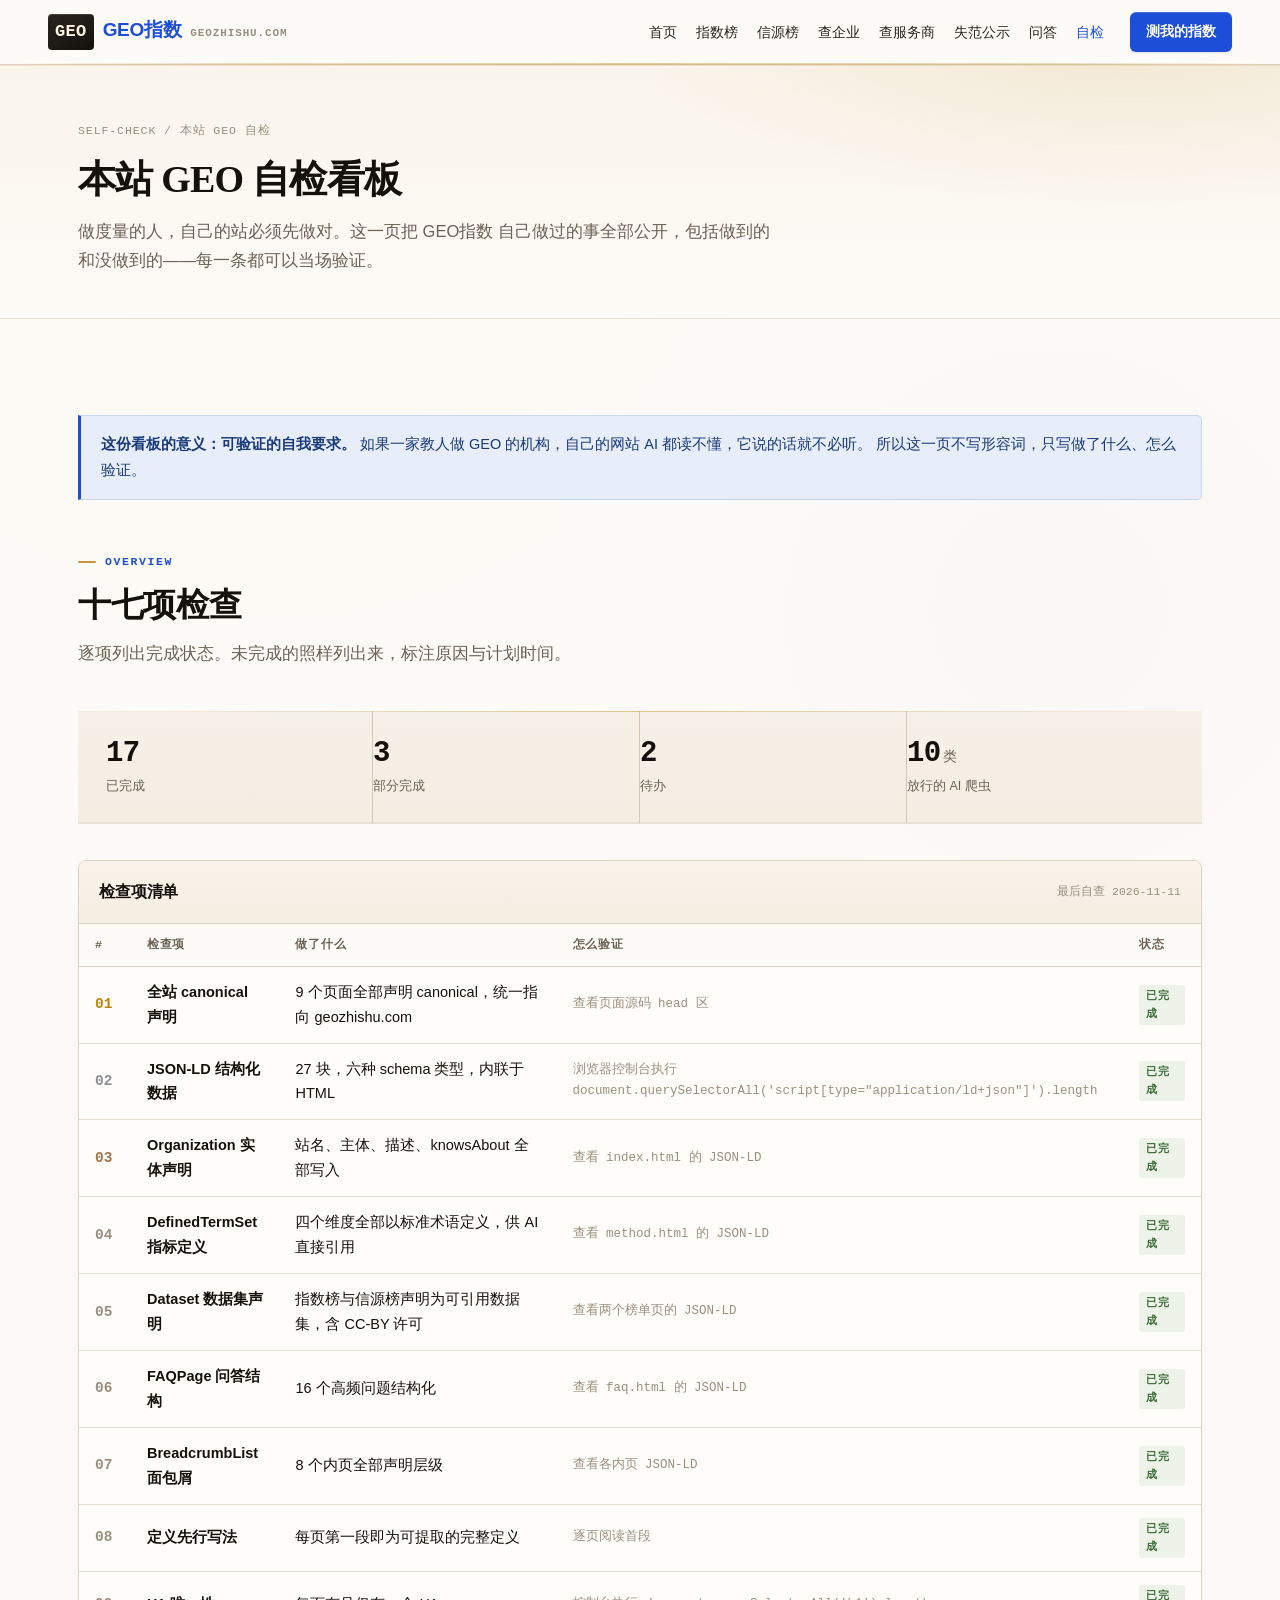
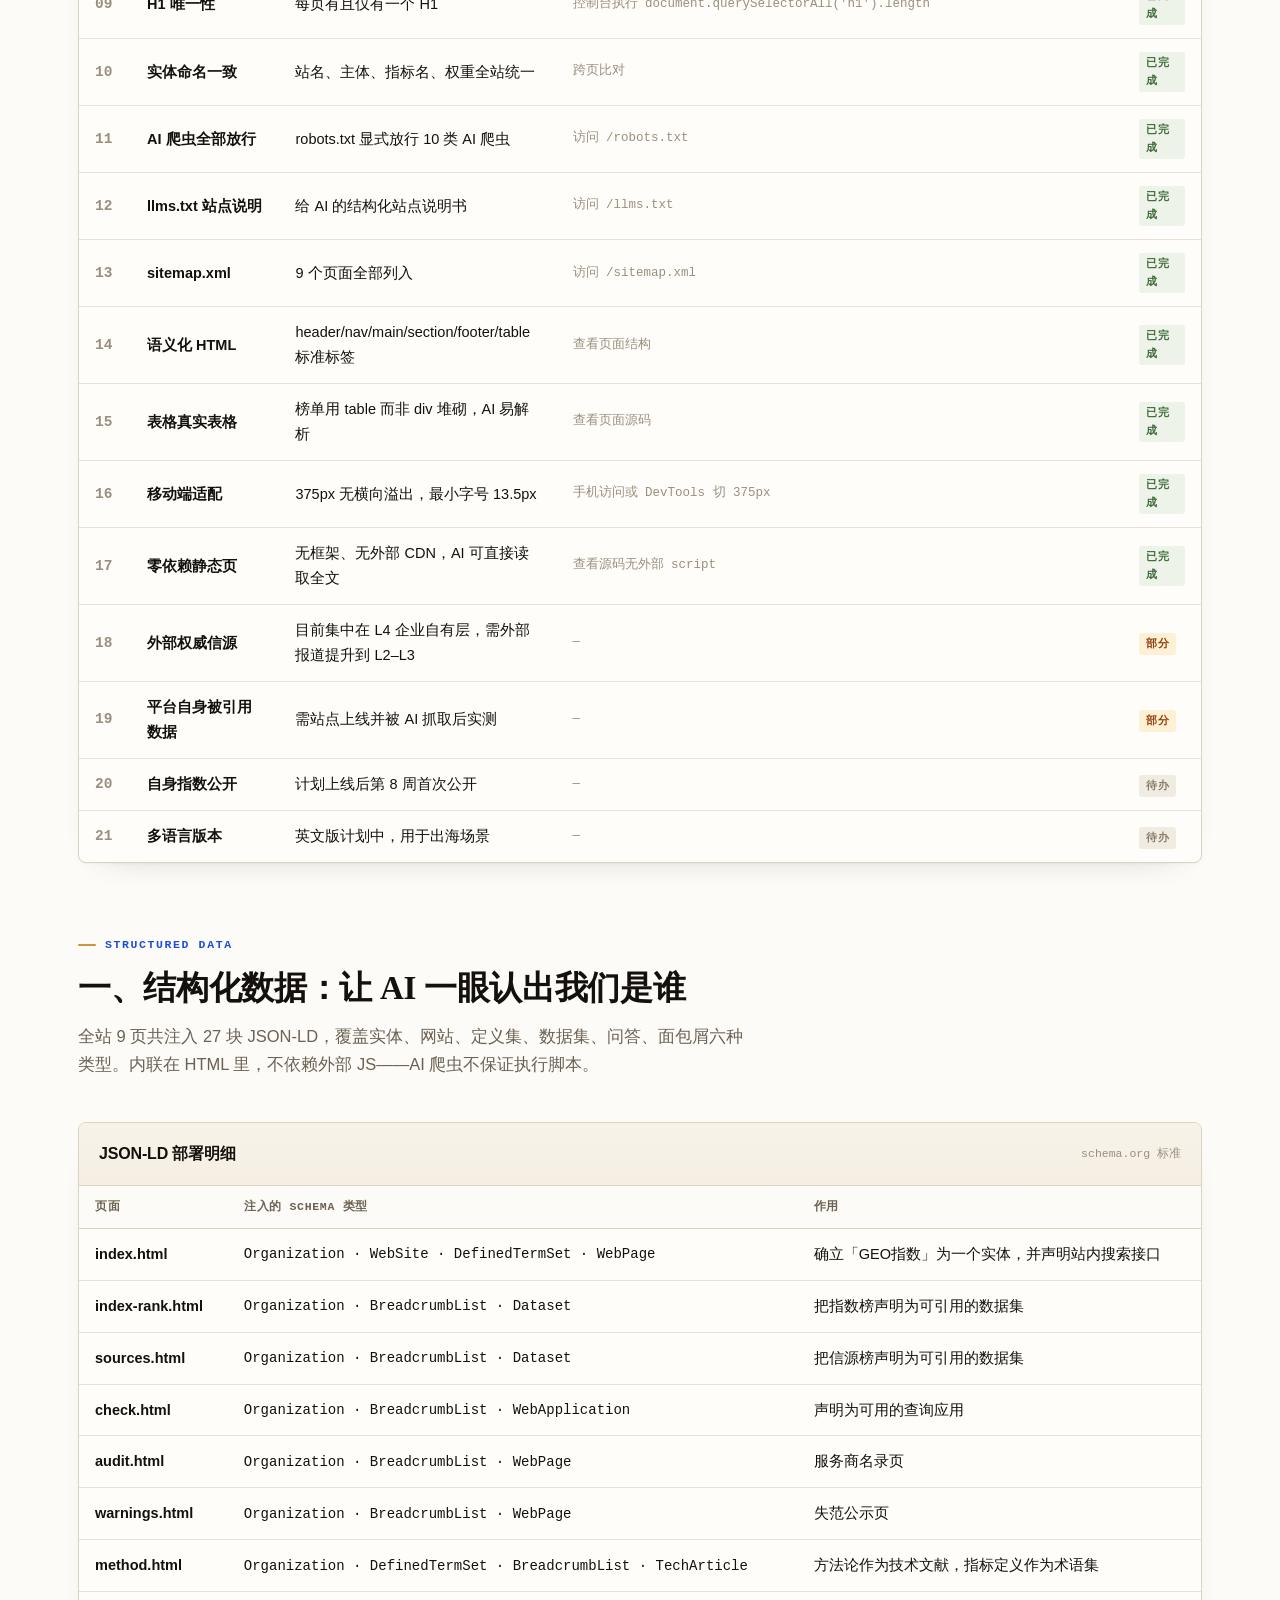
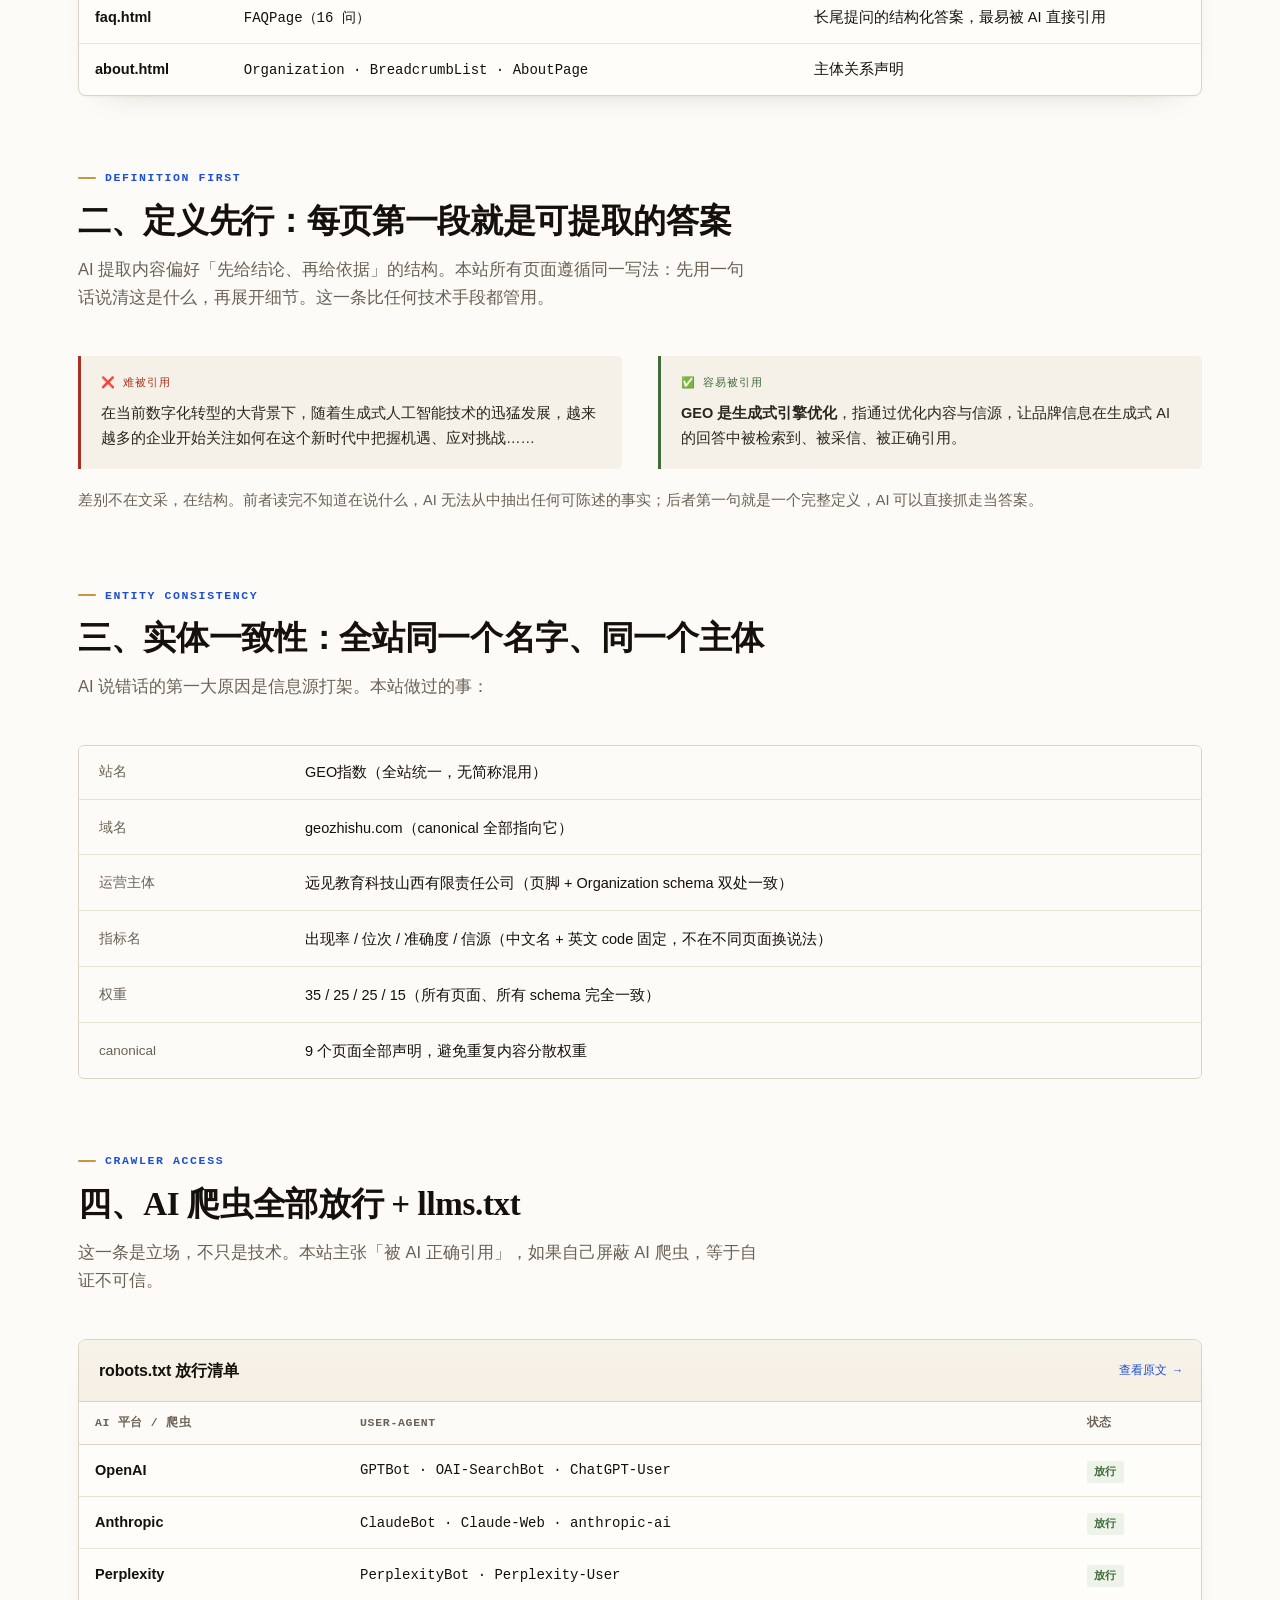
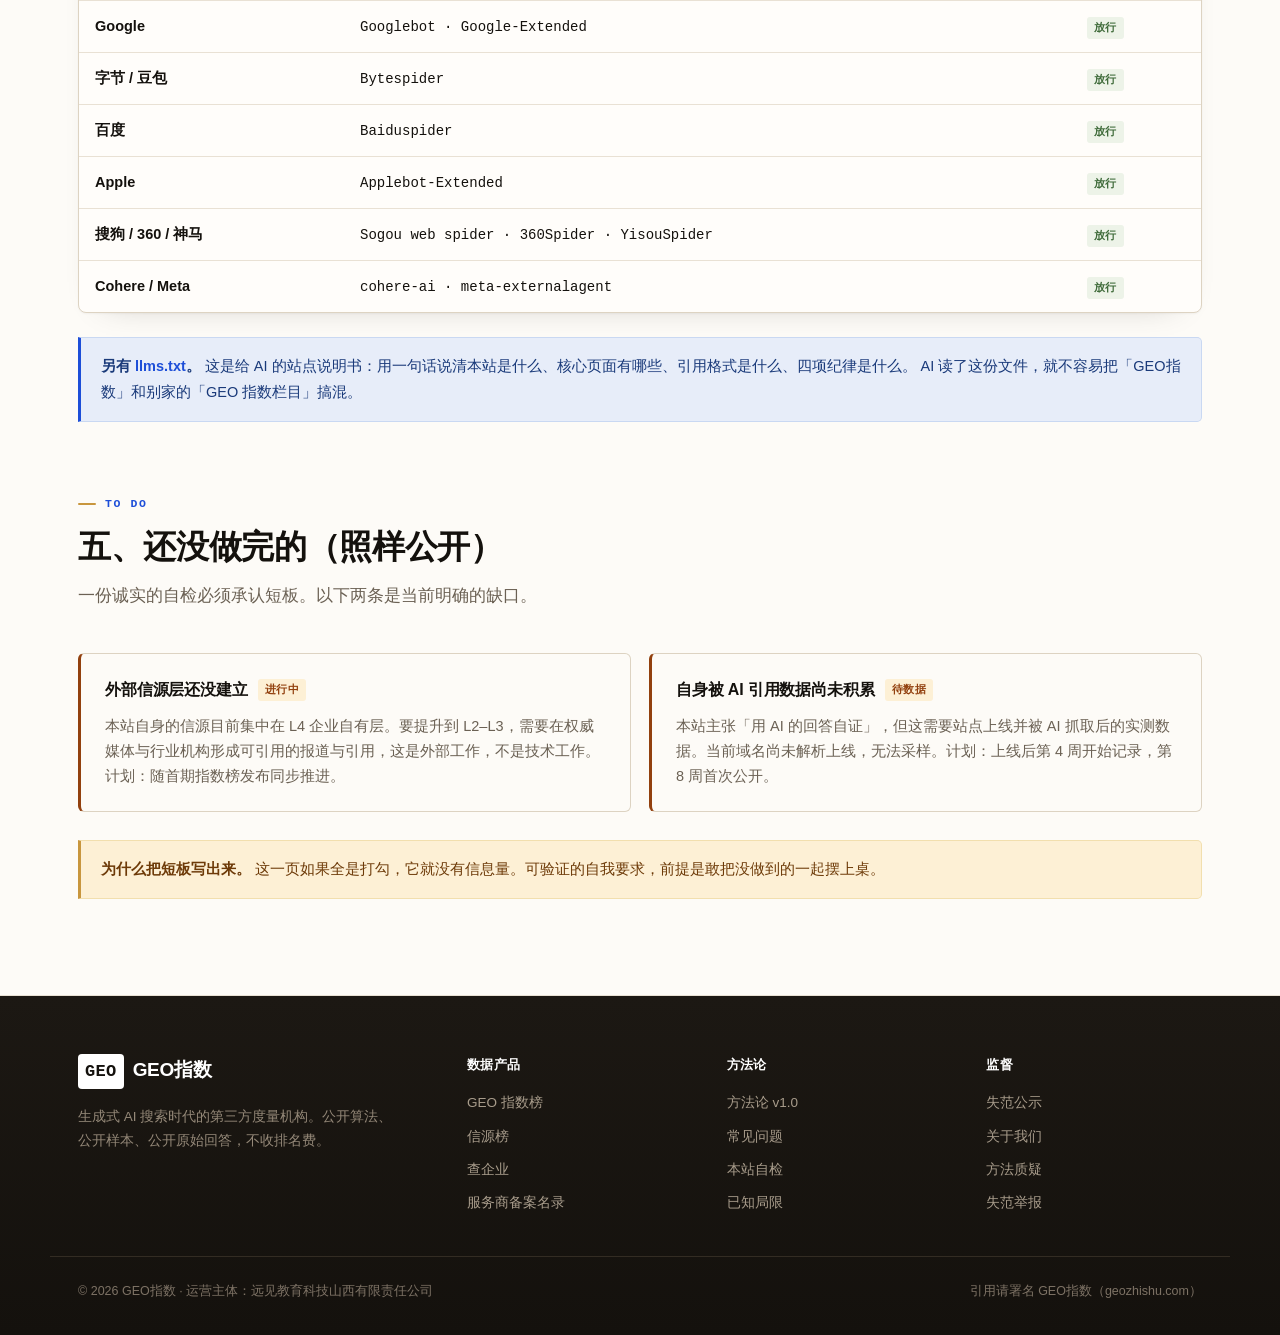
<file: geo-selfcheck.html>
<!DOCTYPE html>
<html lang="zh-CN">
<head>
<meta charset="UTF-8">
<meta name="viewport" content="width=device-width,initial-scale=1">
<title>本站 GEO 自检看板 — GEO指数 自己做 GEO 的公开记录 | GEO指数</title>
<meta name="description" content="GEO指数 自己做了哪些 GEO 工作：结构化数据、llms.txt、AI 爬虫放行、问答页、实体一致性。全部可当场验证，包括我们自己的不足。">
<meta name="keywords" content="GEO自检,网站GEO优化,JSON-LD,llms.txt,AI爬虫,结构化数据">
<link rel="canonical" href="https://geozhishu.com/geo-selfcheck.html">
<link rel="stylesheet" href="assets/style.css">

<!-- JSON-LD:START -->
<script type="application/ld+json">
{
  "@context": "https://schema.org",
  "@type": "Organization",
  "@id": "https://geozhishu.com/#organization",
  "name": "GEO指数",
  "alternateName": [
    "GEO指数",
    "geozhishu",
    "GEO Index"
  ],
  "url": "https://geozhishu.com/",
  "description": "GEO指数是中文生成式AI搜索领域的第三方度量机构，用公开算法、公开样本、公开原始回答测量品牌在AI答案中的出现率、位次、准确度与信源质量。不收排名费，不做优化执行，不承诺排名。",
  "foundingDate": "2026-11-10",
  "email": "method@geozhishu.com",
  "parentOrganization": {
    "@type": "Organization",
    "name": "远见教育科技山西有限责任公司"
  },
  "knowsAbout": [
    "生成式引擎优化",
    "GEO",
    "AI搜索可见度",
    "AI品牌监测",
    "答案引擎优化",
    "AEO",
    "AI语料治理",
    "信源权威度",
    "AI幻觉检测"
  ]
}
</script>
<script type="application/ld+json">
{
  "@context": "https://schema.org",
  "@type": "BreadcrumbList",
  "itemListElement": [
    {
      "@type": "ListItem",
      "position": 1,
      "name": "首页",
      "item": "https://geozhishu.com/"
    },
    {
      "@type": "ListItem",
      "position": 2,
      "name": "本站自检",
      "item": "https://geozhishu.com/geo-selfcheck.html"
    }
  ]
}
</script>
<script type="application/ld+json">
{
  "@context": "https://schema.org",
  "@type": "WebPage",
  "name": "本站 GEO 自检看板",
  "description": "GEO指数自己做了哪些GEO工作：结构化数据、llms.txt、AI爬虫放行、定义先行写法、实体一致性。逐项可验证，包括未完成的短板。",
  "url": "https://geozhishu.com/geo-selfcheck.html",
  "inLanguage": "zh-CN",
  "isPartOf": {
    "@id": "https://geozhishu.com/#website"
  },
  "publisher": {
    "@id": "https://geozhishu.com/#organization"
  }
}
</script>
<!-- JSON-LD:END -->
</head>
<body>

<header class="site-head">
  <div class="head-in">
    <a href="index.html" class="logo"><span class="mark">GEO</span><span class="nm">GEO指数</span><span class="en">geozhishu.com</span></a>
    <nav class="nav">
      <a href="index.html">首页</a>
      <a href="index-rank.html">指数榜</a>
      <a href="sources.html">信源榜</a>
      <a href="check.html">查企业</a>
      <a href="audit.html">查服务商</a>
      <a href="warnings.html">失范公示</a>
      <a href="faq.html">问答</a>
      <a href="geo-selfcheck.html" class="on">自检</a>
    </nav>
    <button class="mnav-toggle" onclick="document.querySelector('.nav').classList.toggle('open')" aria-label="展开导航">菜单 ▾</button>
    <a href="check.html" class="head-cta">测我的指数</a>
  </div>
</header>

<section class="page-head">
  <div class="wrap">
    <div class="crumb">Self-check / 本站 GEO 自检</div>
    <h1>本站 GEO 自检看板</h1>
    <p>做度量的人，自己的站必须先做对。这一页把 GEO指数 自己做过的事全部公开，包括做到的和没做到的——每一条都可以当场验证。</p>
  </div>
</section>

<section class="sec">
  <div class="wrap">

    <div class="note">
      <strong>这份看板的意义：可验证的自我要求。</strong>
      如果一家教人做 GEO 的机构，自己的网站 AI 都读不懂，它说的话就不必听。
      所以这一页不写形容词，只写做了什么、怎么验证。
    </div>

    <!-- 总览 -->
    <div class="sec-head" style="margin-top:44px">
      <div class="tag">Overview</div>
      <h2>十七项检查</h2>
      <p>逐项列出完成状态。未完成的照样列出来，标注原因与计划时间。</p>
    </div>

    <div class="stats" style="margin-bottom:36px">
      <div class="stats-in">
        <div class="stat"><div class="num" id="s-done">17</div><div class="lb">已完成</div></div>
        <div class="stat"><div class="num">3</div><div class="lb">部分完成</div></div>
        <div class="stat"><div class="num">2</div><div class="lb">待办</div></div>
        <div class="stat"><div class="num">10<small>类</small></div><div class="lb">放行的 AI 爬虫</div></div>
      </div>
    </div>

    <div class="tbl-wrap">
      <div class="tbl-head">
        <h3>检查项清单</h3>
        <div class="meta">最后自查 2026-11-11</div>
      </div>
      <table>
        <thead><tr><th style="width:44px">#</th><th>检查项</th><th>做了什么</th><th>怎么验证</th><th style="width:78px">状态</th></tr></thead>
        <tbody id="checks"></tbody>
      </table>
    </div>

    <!-- 结构化数据 -->
    <div class="sec-head" style="margin-top:64px">
      <div class="tag">Structured Data</div>
      <h2>一、结构化数据：让 AI 一眼认出我们是谁</h2>
      <p>全站 9 页共注入 27 块 JSON-LD，覆盖实体、网站、定义集、数据集、问答、面包屑六种类型。内联在 HTML 里，不依赖外部 JS——AI 爬虫不保证执行脚本。</p>
    </div>

    <div class="tbl-wrap">
      <div class="tbl-head"><h3>JSON-LD 部署明细</h3><div class="meta">schema.org 标准</div></div>
      <table>
        <thead><tr><th>页面</th><th>注入的 schema 类型</th><th>作用</th></tr></thead>
        <tbody>
          <tr><td class="brand-cell">index.html</td><td class="num">Organization · WebSite · DefinedTermSet · WebPage</td><td>确立「GEO指数」为一个实体，并声明站内搜索接口</td></tr>
          <tr><td class="brand-cell">index-rank.html</td><td class="num">Organization · BreadcrumbList · Dataset</td><td>把指数榜声明为可引用的数据集</td></tr>
          <tr><td class="brand-cell">sources.html</td><td class="num">Organization · BreadcrumbList · Dataset</td><td>把信源榜声明为可引用的数据集</td></tr>
          <tr><td class="brand-cell">check.html</td><td class="num">Organization · BreadcrumbList · WebApplication</td><td>声明为可用的查询应用</td></tr>
          <tr><td class="brand-cell">audit.html</td><td class="num">Organization · BreadcrumbList · WebPage</td><td>服务商名录页</td></tr>
          <tr><td class="brand-cell">warnings.html</td><td class="num">Organization · BreadcrumbList · WebPage</td><td>失范公示页</td></tr>
          <tr><td class="brand-cell">method.html</td><td class="num">Organization · DefinedTermSet · BreadcrumbList · TechArticle</td><td>方法论作为技术文献，指标定义作为术语集</td></tr>
          <tr><td class="brand-cell">faq.html</td><td class="num">FAQPage（16 问）</td><td>长尾提问的结构化答案，最易被 AI 直接引用</td></tr>
          <tr><td class="brand-cell">about.html</td><td class="num">Organization · BreadcrumbList · AboutPage</td><td>主体关系声明</td></tr>
        </tbody>
      </table>
    </div>

    <!-- 定义先行 -->
    <div class="sec-head" style="margin-top:64px">
      <div class="tag">Definition First</div>
      <h2>二、定义先行：每页第一段就是可提取的答案</h2>
      <p>AI 提取内容偏好「先给结论、再给依据」的结构。本站所有页面遵循同一写法：先用一句话说清这是什么，再展开细节。这一条比任何技术手段都管用。</p>
    </div>
    <div class="two-col">
      <div style="background:var(--paper-2);border-left:3px solid var(--red);border-radius:0 5px 5px 0;padding:18px 20px">
        <div style="font-family:var(--mono);font-size:11px;color:var(--red);letter-spacing:.08em;margin-bottom:8px">❌ 难被引用</div>
        <p style="font-size:14.5px;color:var(--ink-2);line-height:1.75">在当前数字化转型的大背景下，随着生成式人工智能技术的迅猛发展，越来越多的企业开始关注如何在这个新时代中把握机遇、应对挑战……</p>
      </div>
      <div style="background:var(--paper-2);border-left:3px solid var(--green);border-radius:0 5px 5px 0;padding:18px 20px">
        <div style="font-family:var(--mono);font-size:11px;color:var(--green);letter-spacing:.08em;margin-bottom:8px">✅ 容易被引用</div>
        <p style="font-size:14.5px;color:var(--ink-2);line-height:1.75"><strong>GEO 是生成式引擎优化</strong>，指通过优化内容与信源，让品牌信息在生成式 AI 的回答中被检索到、被采信、被正确引用。</p>
      </div>
    </div>
    <p style="font-size:14.5px;color:var(--muted);margin-top:18px;line-height:1.8">
      差别不在文采，在结构。前者读完不知道在说什么，AI 无法从中抽出任何可陈述的事实；后者第一句就是一个完整定义，AI 可以直接抓走当答案。
    </p>

    <!-- 实体一致性 -->
    <div class="sec-head" style="margin-top:64px">
      <div class="tag">Entity Consistency</div>
      <h2>三、实体一致性：全站同一个名字、同一个主体</h2>
      <p>AI 说错话的第一大原因是信息源打架。本站做过的事：</p>
    </div>
    <div class="dl">
      <div class="dl-row"><dt>站名</dt><dd>GEO指数（全站统一，无简称混用）</dd></div>
      <div class="dl-row"><dt>域名</dt><dd>geozhishu.com（canonical 全部指向它）</dd></div>
      <div class="dl-row"><dt>运营主体</dt><dd>远见教育科技山西有限责任公司（页脚 + Organization schema 双处一致）</dd></div>
      <div class="dl-row"><dt>指标名</dt><dd>出现率 / 位次 / 准确度 / 信源（中文名 + 英文 code 固定，不在不同页面换说法）</dd></div>
      <div class="dl-row"><dt>权重</dt><dd>35 / 25 / 25 / 15（所有页面、所有 schema 完全一致）</dd></div>
      <div class="dl-row"><dt>canonical</dt><dd>9 个页面全部声明，避免重复内容分散权重</dd></div>
    </div>

    <!-- AI 爬虫 -->
    <div class="sec-head" style="margin-top:64px">
      <div class="tag">Crawler Access</div>
      <h2>四、AI 爬虫全部放行 + llms.txt</h2>
      <p>这一条是立场，不只是技术。本站主张「被 AI 正确引用」，如果自己屏蔽 AI 爬虫，等于自证不可信。</p>
    </div>
    <div class="tbl-wrap">
      <div class="tbl-head"><h3>robots.txt 放行清单</h3><div class="meta"><a href="robots.txt">查看原文 →</a></div></div>
      <table>
        <thead><tr><th>AI 平台 / 爬虫</th><th>User-agent</th><th>状态</th></tr></thead>
        <tbody>
          <tr><td class="brand-cell">OpenAI</td><td class="num">GPTBot · OAI-SearchBot · ChatGPT-User</td><td><span class="pill l2">放行</span></td></tr>
          <tr><td class="brand-cell">Anthropic</td><td class="num">ClaudeBot · Claude-Web · anthropic-ai</td><td><span class="pill l2">放行</span></td></tr>
          <tr><td class="brand-cell">Perplexity</td><td class="num">PerplexityBot · Perplexity-User</td><td><span class="pill l2">放行</span></td></tr>
          <tr><td class="brand-cell">Google</td><td class="num">Googlebot · Google-Extended</td><td><span class="pill l2">放行</span></td></tr>
          <tr><td class="brand-cell">字节 / 豆包</td><td class="num">Bytespider</td><td><span class="pill l2">放行</span></td></tr>
          <tr><td class="brand-cell">百度</td><td class="num">Baiduspider</td><td><span class="pill l2">放行</span></td></tr>
          <tr><td class="brand-cell">Apple</td><td class="num">Applebot-Extended</td><td><span class="pill l2">放行</span></td></tr>
          <tr><td class="brand-cell">搜狗 / 360 / 神马</td><td class="num">Sogou web spider · 360Spider · YisouSpider</td><td><span class="pill l2">放行</span></td></tr>
          <tr><td class="brand-cell">Cohere / Meta</td><td class="num">cohere-ai · meta-externalagent</td><td><span class="pill l2">放行</span></td></tr>
        </tbody>
      </table>
    </div>
    <div class="note" style="margin-top:24px">
      <strong>另有 <a href="llms.txt">llms.txt</a>。</strong>
      这是给 AI 的站点说明书：用一句话说清本站是什么、核心页面有哪些、引用格式是什么、四项纪律是什么。
      AI 读了这份文件，就不容易把「GEO指数」和别家的「GEO 指数栏目」搞混。
    </div>

    <!-- 待办 -->
    <div class="sec-head" style="margin-top:64px">
      <div class="tag">To Do</div>
      <h2>五、还没做完的（照样公开）</h2>
      <p>一份诚实的自检必须承认短板。以下两条是当前明确的缺口。</p>
    </div>
    <div class="warn-grid">
      <div class="warn" style="border-left-color:var(--amber)">
        <div class="hd"><h3>外部信源层还没建立</h3><span class="pill l3">进行中</span></div>
        <p>本站自身的信源目前集中在 L4 企业自有层。要提升到 L2–L3，需要在权威媒体与行业机构形成可引用的报道与引用，这是外部工作，不是技术工作。计划：随首期指数榜发布同步推进。</p>
      </div>
      <div class="warn" style="border-left-color:var(--amber)">
        <div class="hd"><h3>自身被 AI 引用数据尚未积累</h3><span class="pill l3">待数据</span></div>
        <p>本站主张「用 AI 的回答自证」，但这需要站点上线并被 AI 抓取后的实测数据。当前域名尚未解析上线，无法采样。计划：上线后第 4 周开始记录，第 8 周首次公开。</p>
      </div>
    </div>

    <div class="note amber" style="margin-top:28px">
      <strong>为什么把短板写出来。</strong>
      这一页如果全是打勾，它就没有信息量。可验证的自我要求，前提是敢把没做到的一起摆上桌。
    </div>

  </div>
</section>

<footer class="site-foot">
  <div class="foot-in">
    <div>
      <div class="logo"><span class="mark">GEO</span><span class="nm">GEO指数</span></div>
      <p class="desc">生成式 AI 搜索时代的第三方度量机构。公开算法、公开样本、公开原始回答，不收排名费。</p>
    </div>
    <div><h4>数据产品</h4><ul><li><a href="index-rank.html">GEO 指数榜</a></li><li><a href="sources.html">信源榜</a></li><li><a href="check.html">查企业</a></li><li><a href="audit.html">服务商备案名录</a></li></ul></div>
    <div><h4>方法论</h4><ul><li><a href="method.html">方法论 v1.0</a></li><li><a href="faq.html">常见问题</a></li><li><a href="geo-selfcheck.html">本站自检</a></li><li><a href="method.html#limits">已知局限</a></li></ul></div>
    <div><h4>监督</h4><ul><li><a href="warnings.html">失范公示</a></li><li><a href="about.html">关于我们</a></li><li><a href="mailto:method@geozhishu.com">方法质疑</a></li><li><a href="mailto:report@geozhishu.com">失范举报</a></li></ul></div>
  </div>
  <div class="foot-bar">
    <span>© 2026 GEO指数 · 运营主体：远见教育科技山西有限责任公司</span>
    <span>引用请署名 GEO指数（geozhishu.com）</span>
  </div>
</footer>

<script>
const CHECKS=[
 ["全站 canonical 声明","9 个页面全部声明 canonical，统一指向 geozhishu.com","查看页面源码 head 区","done"],
 ["JSON-LD 结构化数据","27 块，六种 schema 类型，内联于 HTML","浏览器控制台执行 document.querySelectorAll('script[type=\"application/ld+json\"]').length","done"],
 ["Organization 实体声明","站名、主体、描述、knowsAbout 全部写入","查看 index.html 的 JSON-LD","done"],
 ["DefinedTermSet 指标定义","四个维度全部以标准术语定义，供 AI 直接引用","查看 method.html 的 JSON-LD","done"],
 ["Dataset 数据集声明","指数榜与信源榜声明为可引用数据集，含 CC-BY 许可","查看两个榜单页的 JSON-LD","done"],
 ["FAQPage 问答结构","16 个高频问题结构化","查看 faq.html 的 JSON-LD","done"],
 ["BreadcrumbList 面包屑","8 个内页全部声明层级","查看各内页 JSON-LD","done"],
 ["定义先行写法","每页第一段即为可提取的完整定义","逐页阅读首段","done"],
 ["H1 唯一性","每页有且仅有一个 H1","控制台执行 document.querySelectorAll('h1').length","done"],
 ["实体命名一致","站名、主体、指标名、权重全站统一","跨页比对","done"],
 ["AI 爬虫全部放行","robots.txt 显式放行 10 类 AI 爬虫","访问 /robots.txt","done"],
 ["llms.txt 站点说明","给 AI 的结构化站点说明书","访问 /llms.txt","done"],
 ["sitemap.xml","9 个页面全部列入","访问 /sitemap.xml","done"],
 ["语义化 HTML","header/nav/main/section/footer/table 标准标签","查看页面结构","done"],
 ["表格真实表格","榜单用 table 而非 div 堆砌，AI 易解析","查看页面源码","done"],
 ["移动端适配","375px 无横向溢出，最小字号 13.5px","手机访问或 DevTools 切 375px","done"],
 ["零依赖静态页","无框架、无外部 CDN，AI 可直接读取全文","查看源码无外部 script","done"],
 ["外部权威信源","目前集中在 L4 企业自有层，需外部报道提升到 L2–L3","—","partial"],
 ["平台自身被引用数据","需站点上线并被 AI 抓取后实测","—","partial"],
 ["自身指数公开","计划上线后第 8 周首次公开","—","todo"],
 ["多语言版本","英文版计划中，用于出海场景","—","todo"]
];
document.getElementById('checks').innerHTML=CHECKS.map((c,i)=>{
  const [name,what,how,st]=c;
  const badge = st==='done'?'<span class="pill l2">已完成</span>'
              : st==='partial'?'<span class="pill l3">部分</span>'
              : '<span class="pill" style="background:#f1ece2;color:#8a7d6b">待办</span>';
  return `<tr><td class="rank">${String(i+1).padStart(2,'0')}</td>
    <td class="brand-cell">${name}</td><td>${what}</td>
    <td style="font-family:var(--mono);font-size:12.5px;color:var(--muted-2)">${how}</td>
    <td>${badge}</td></tr>`;
}).join('');
document.getElementById('s-done').textContent = CHECKS.filter(c=>c[3]==='done').length;
</script>
</body>
</html>
</file>
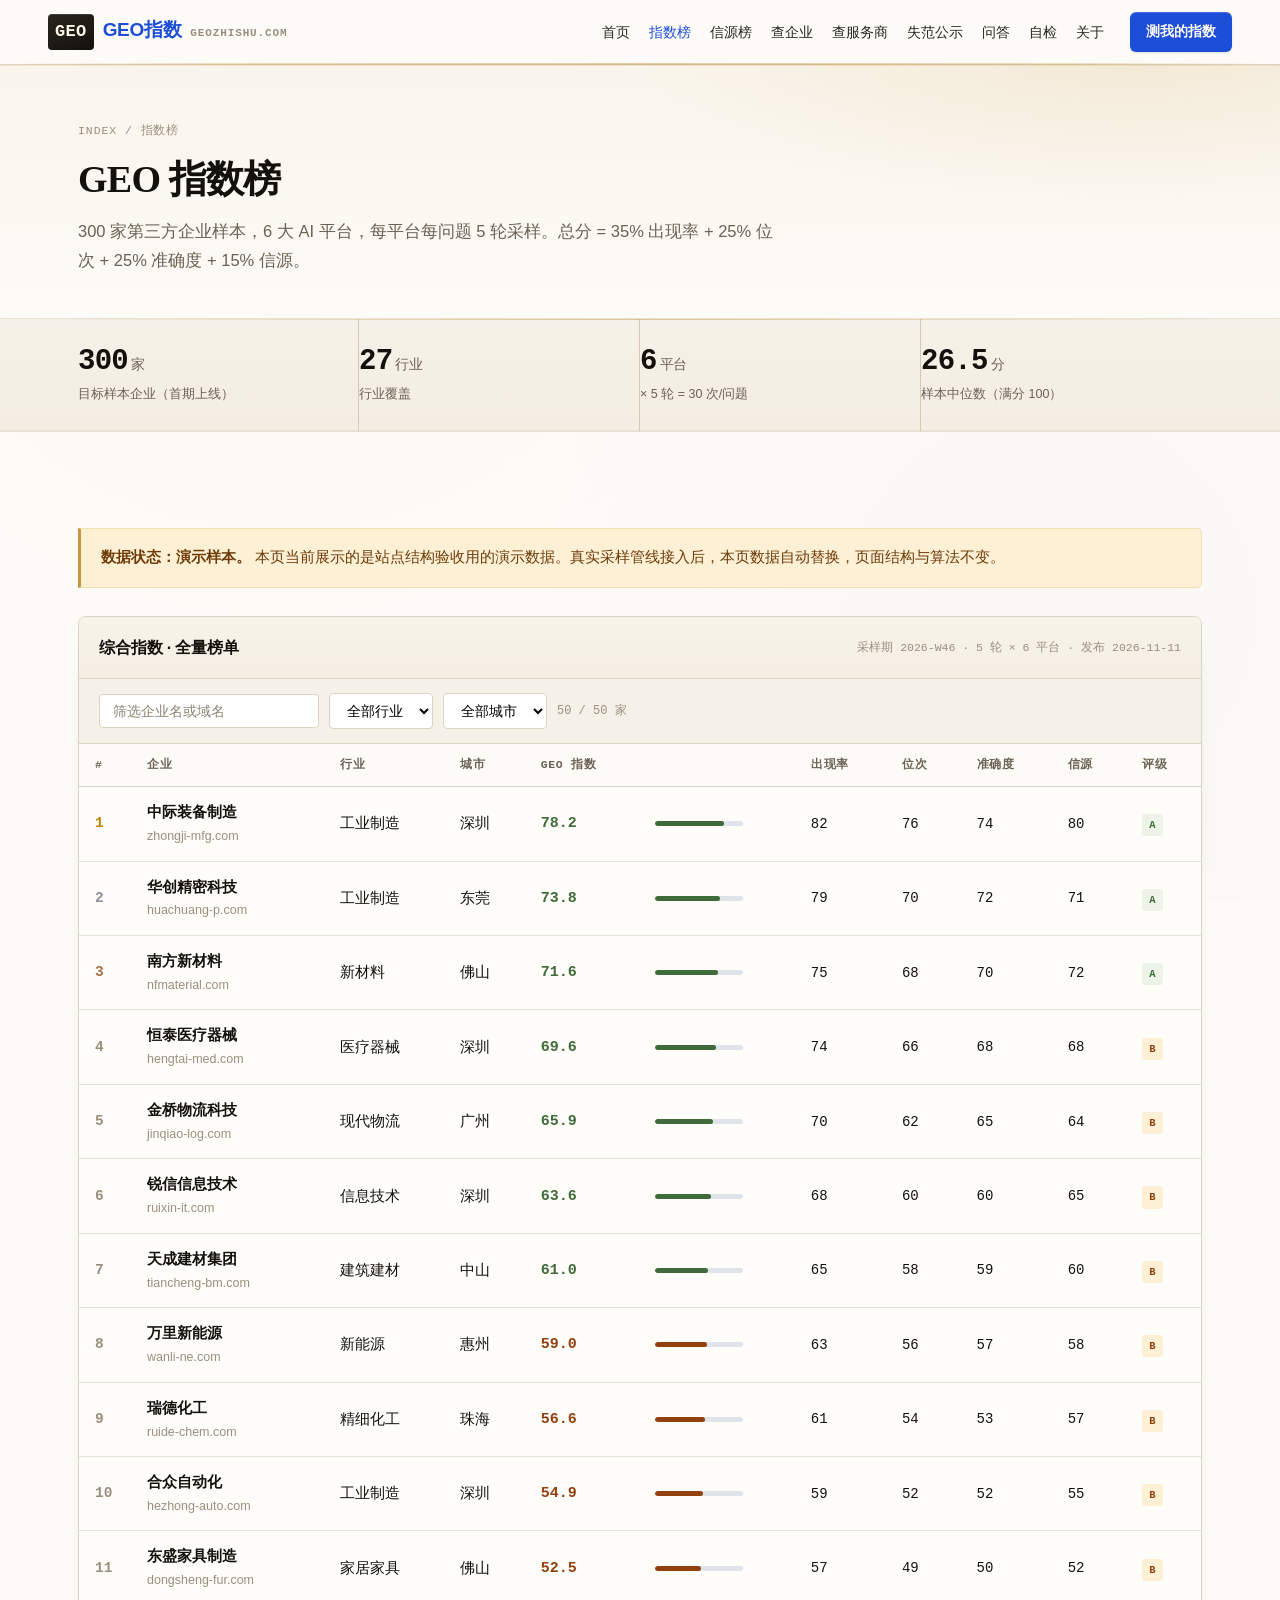
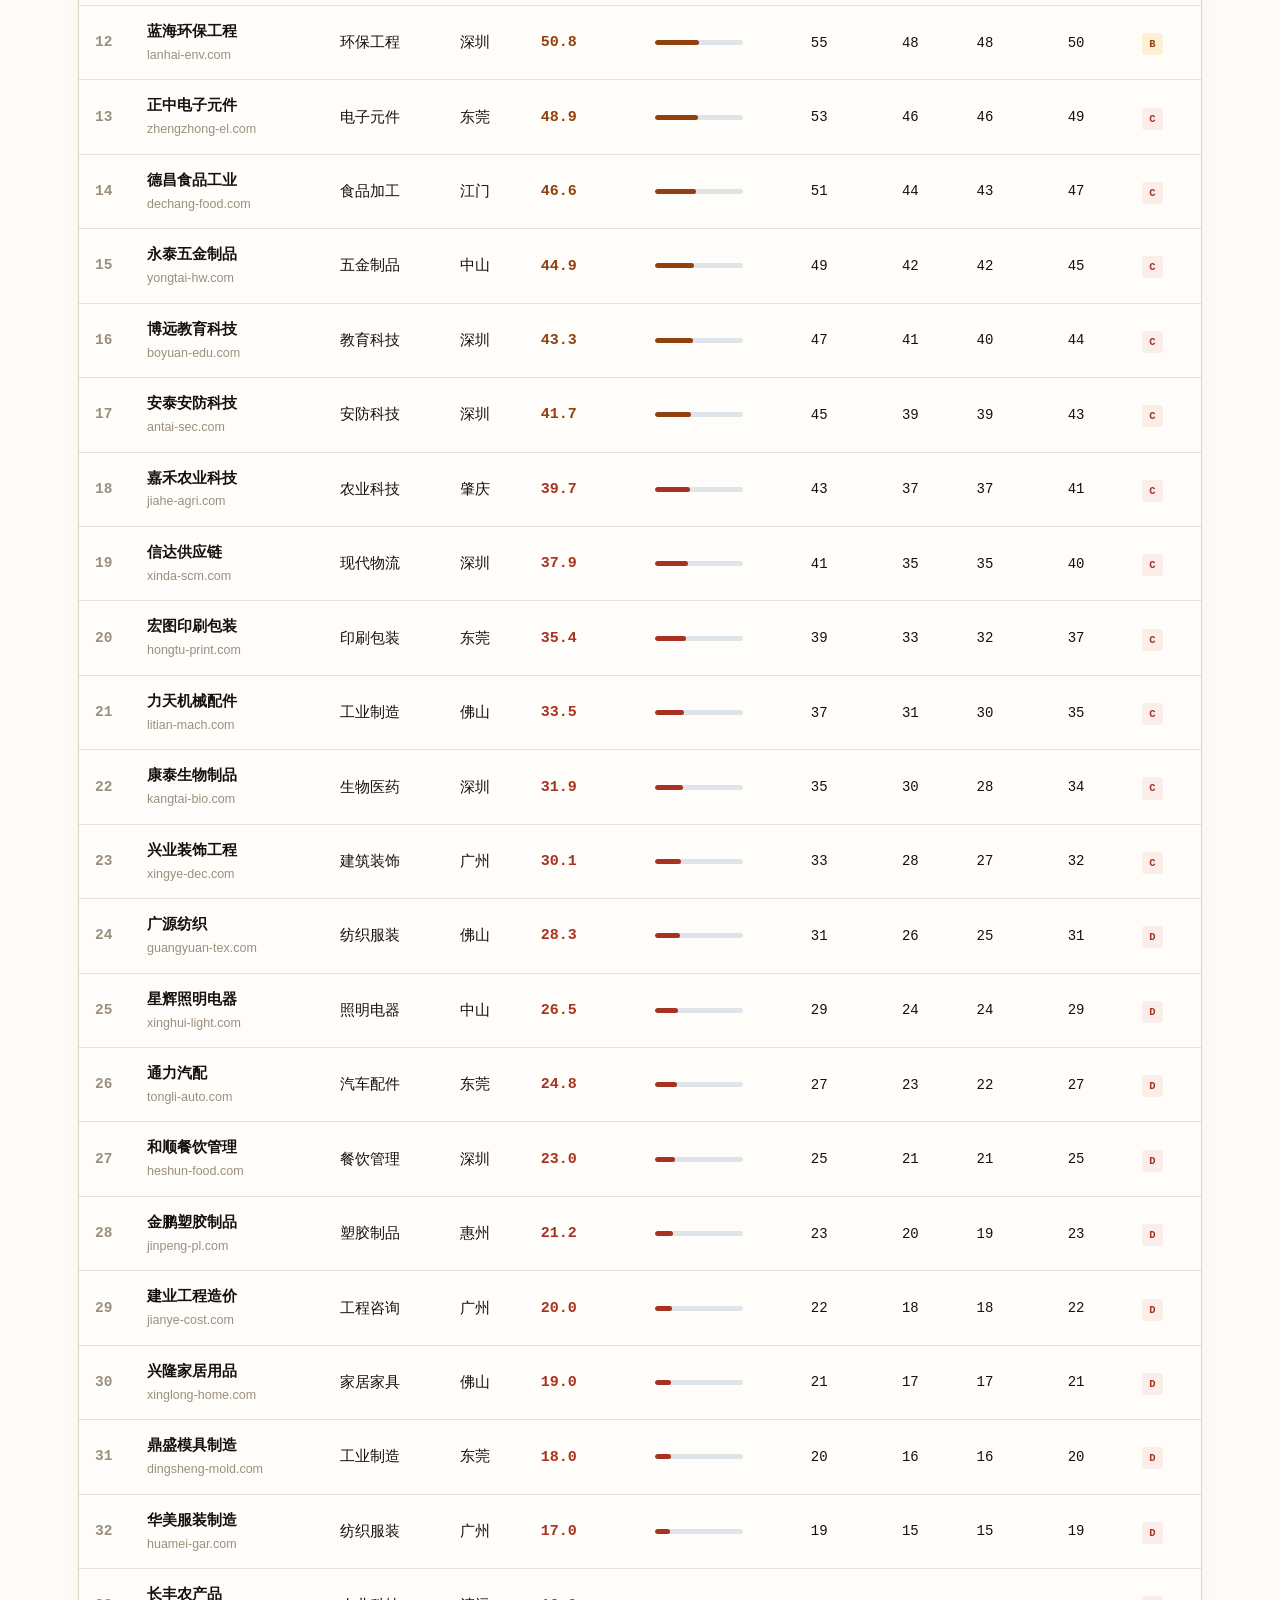
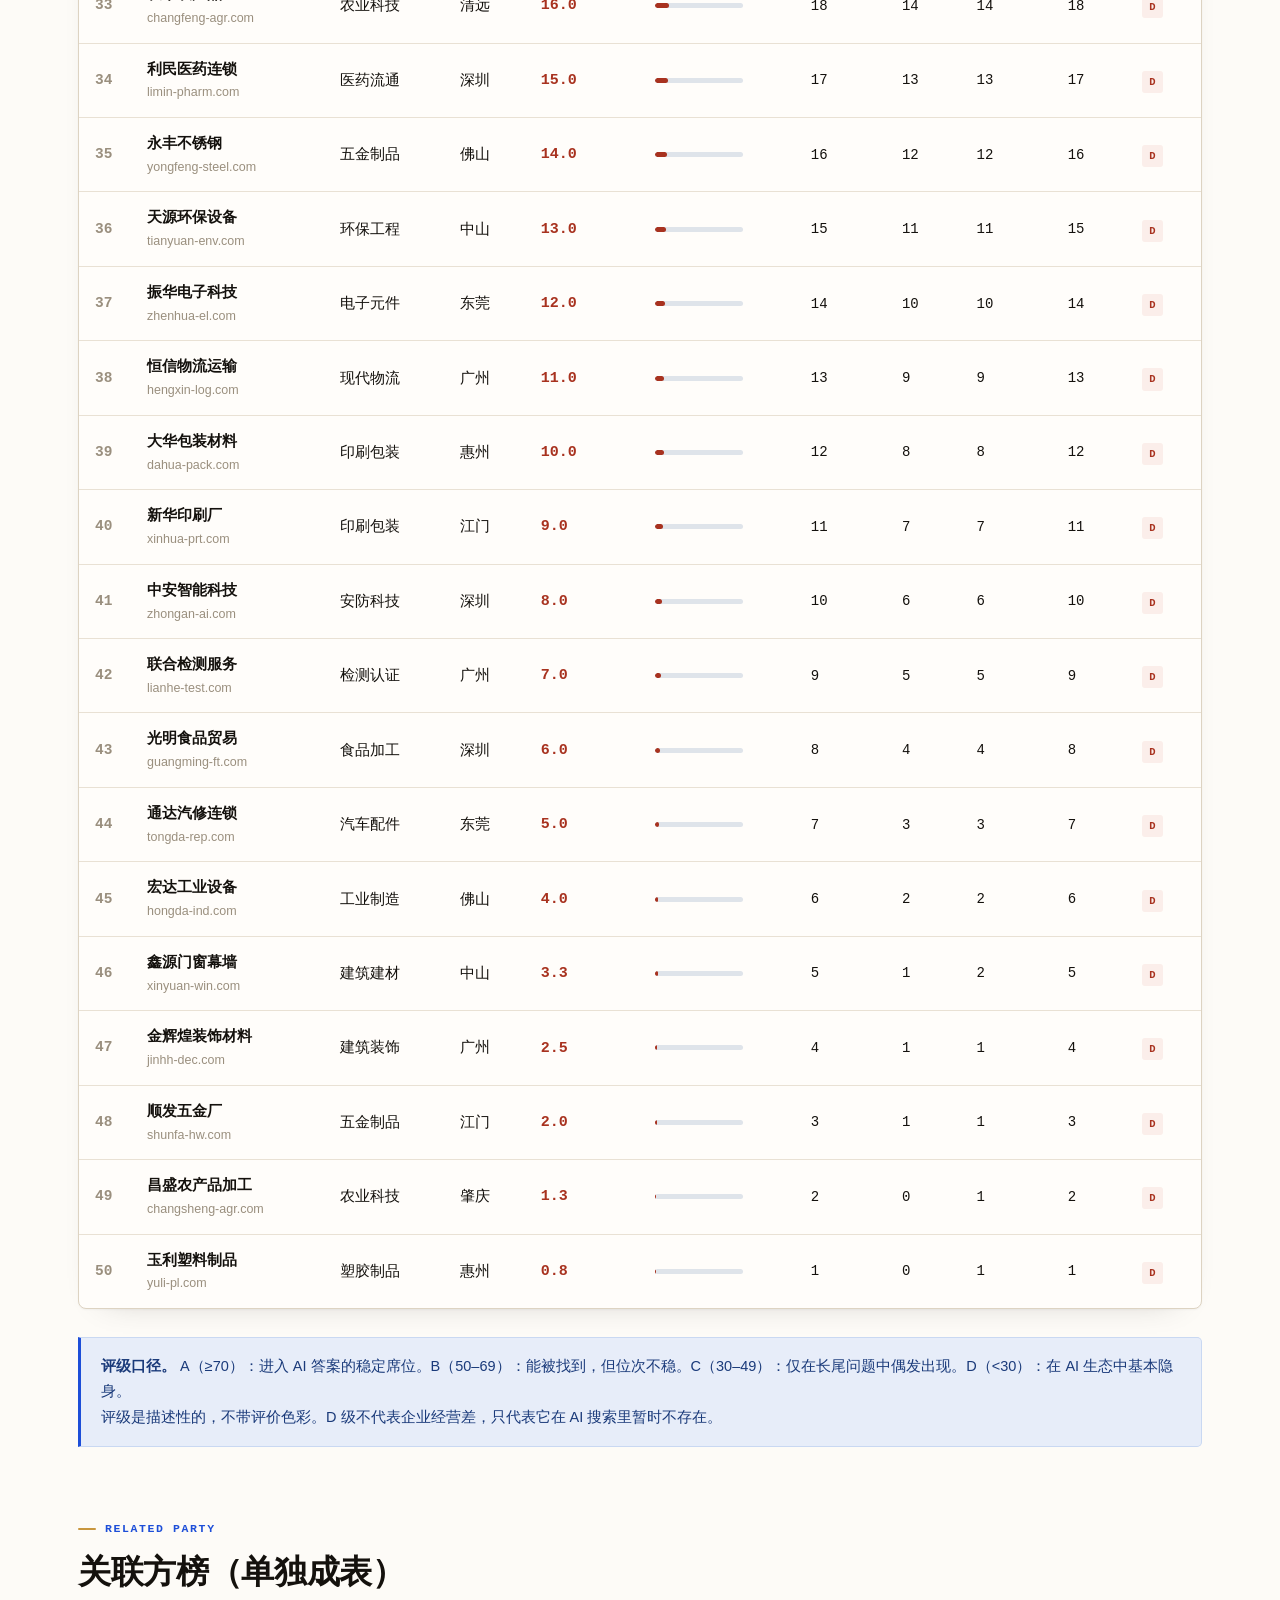
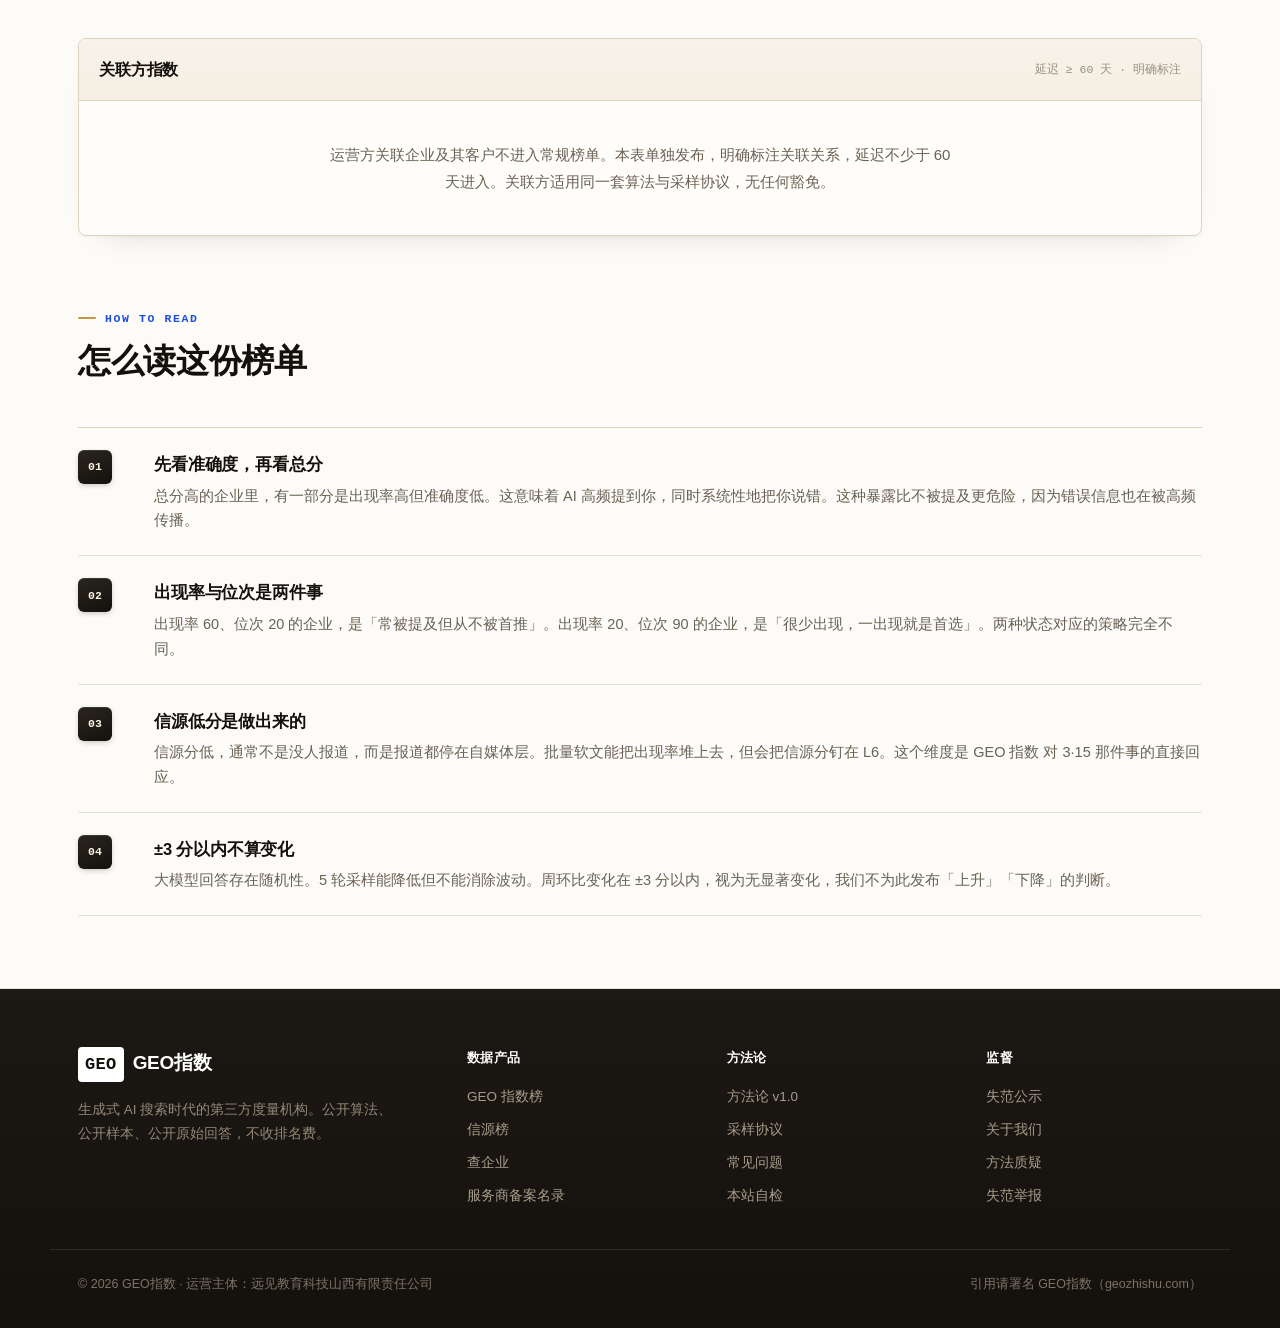
<file: index-rank.html>
<!DOCTYPE html>
<html lang="zh-CN">
<head>
<meta charset="UTF-8">
<meta name="viewport" content="width=device-width,initial-scale=1">
<title>GEO 指数榜 — 2026 年第 46 周 | GEO指数</title>
<meta name="description" content="GEO指数榜：300 家第三方企业样本在豆包、DeepSeek、通义千问等 6 大 AI 平台的出现率、位次、准确度与信源质量综合排名。每周更新，算法公开可复现。">
<link rel="canonical" href="https://geozhishu.com/index-rank.html">
<link rel="stylesheet" href="assets/style.css">


<!-- JSON-LD:START -->
<script type="application/ld+json">
{
  "@context": "https://schema.org",
  "@type": "Organization",
  "@id": "https://geozhishu.com/#organization",
  "name": "GEO指数",
  "alternateName": [
    "GEO指数",
    "geozhishu",
    "GEO Index"
  ],
  "url": "https://geozhishu.com/",
  "description": "GEO指数是中文生成式AI搜索领域的第三方度量机构，用公开算法、公开样本、公开原始回答测量品牌在AI答案中的出现率、位次、准确度与信源质量。不收排名费，不做优化执行，不承诺排名。",
  "foundingDate": "2026-11-10",
  "email": "method@geozhishu.com",
  "parentOrganization": {
    "@type": "Organization",
    "name": "远见教育科技山西有限责任公司"
  },
  "knowsAbout": [
    "生成式引擎优化",
    "GEO",
    "AI搜索可见度",
    "AI品牌监测",
    "答案引擎优化",
    "AEO",
    "AI语料治理",
    "信源权威度",
    "AI幻觉检测"
  ]
}
</script>
<script type="application/ld+json">
{
  "@context": "https://schema.org",
  "@type": "BreadcrumbList",
  "itemListElement": [
    {
      "@type": "ListItem",
      "position": 1,
      "name": "首页",
      "item": "https://geozhishu.com/"
    },
    {
      "@type": "ListItem",
      "position": 2,
      "name": "GEO指数榜",
      "item": "https://geozhishu.com/index-rank.html"
    }
  ]
}
</script>
<script type="application/ld+json">
{
  "@context": "https://schema.org",
  "@type": "Dataset",
  "name": "2026年第46周 中国 GEO指数榜",
  "description": "第三方企业样本在豆包、DeepSeek、通义千问、腾讯元宝、Kimi、文心一言六大AI平台的AI可见度综合排名，含出现率、位次、准确度、信源四个分项。",
  "url": "https://geozhishu.com/index-rank.html",
  "creator": {
    "@id": "https://geozhishu.com/#organization"
  },
  "license": "https://creativecommons.org/licenses/by/4.0/",
  "isAccessibleForFree": true,
  "citation": "数据来源：GEO指数（geozhishu.com），2026年第46周",
  "temporalCoverage": "2026-11-09/2026-11-09",
  "variableMeasured": [
    "出现率",
    "位次",
    "准确度",
    "信源",
    "GEO指数"
  ],
  "measurementTechnique": "每平台每问题5轮采样，共6平台；问题集五类（品牌词、品类词、选购问句、口碑问句、对比问句）；双评审独立判定位次。"
}
</script>
<!-- JSON-LD:END -->
</head>
<body>

<header class="site-head">
  <div class="head-in">
    <a href="index.html" class="logo"><span class="mark">GEO</span><span class="nm">GEO指数</span><span class="en">geozhishu.com</span></a>
    <nav class="nav">
      <a href="index.html">首页</a>
      <a href="index-rank.html" class="on">指数榜</a>
      <a href="sources.html">信源榜</a>
      <a href="check.html">查企业</a>
      <a href="audit.html">查服务商</a>
      <a href="warnings.html">失范公示</a>
      <a href="faq.html">问答</a>
      <a href="geo-selfcheck.html">自检</a>
      <a href="method.html">关于</a>
    </nav>
    <button class="mnav-toggle" onclick="document.querySelector('.nav').classList.toggle('open')" aria-label="展开导航">菜单 ▾</button>
    <a href="check.html" class="head-cta">测我的指数</a>
  </div>
</header>

<section class="page-head">
  <div class="wrap">
    <div class="crumb">Index / 指数榜</div>
    <h1>GEO 指数榜</h1>
    <p>300 家第三方企业样本，6 大 AI 平台，每平台每问题 5 轮采样。总分 = 35% 出现率 + 25% 位次 + 25% 准确度 + 15% 信源。</p>
  </div>
</section>

<div class="stats">
  <div class="stats-in">
    <div class="stat"><div class="num">300<small>家</small></div><div class="lb">目标样本企业（首期上线）</div></div>
    <div class="stat"><div class="num">27<small>行业</small></div><div class="lb">行业覆盖</div></div>
    <div class="stat"><div class="num">6<small>平台</small></div><div class="lb">× 5 轮 = 30 次/问题</div></div>
    <div class="stat"><div class="num">26.5<small>分</small></div><div class="lb">样本中位数（满分 100）</div></div>
  </div>
</div>

<section class="sec">
  <div class="wrap">

    <div class="note amber">
      <strong>数据状态：演示样本。</strong>
      本页当前展示的是站点结构验收用的演示数据。真实采样管线接入后，本页数据自动替换，页面结构与算法不变。
    </div>

    <div class="tbl-wrap" style="margin-top:28px">
      <div class="tbl-head">
        <h3>综合指数 · 全量榜单</h3>
        <div class="meta" id="metaLine">采样期 —</div>
      </div>

      <div style="padding:14px 20px;border-bottom:1px solid var(--line);display:flex;gap:10px;flex-wrap:wrap;align-items:center;background:var(--paper-2)">
        <input type="text" id="fq" placeholder="筛选企业名或域名" style="font-family:var(--sans);font-size:14px;padding:8px 13px;border:1px solid var(--line);border-radius:4px;background:#fff;outline:none;min-width:220px">
        <select id="find" style="font-family:var(--sans);font-size:14px;padding:8px 13px;border:1px solid var(--line);border-radius:4px;background:#fff;outline:none">
          <option value="">全部行业</option>
        </select>
        <select id="city" style="font-family:var(--sans);font-size:14px;padding:8px 13px;border:1px solid var(--line);border-radius:4px;background:#fff;outline:none">
          <option value="">全部城市</option>
        </select>
        <span id="cnt" style="font-family:var(--mono);font-size:12px;color:var(--muted-2)"></span>
      </div>

      <div style="overflow-x:auto">
        <table>
          <thead>
            <tr><th>#</th><th>企业</th><th>行业</th><th>城市</th><th>GEO 指数</th><th></th><th>出现率</th><th>位次</th><th>准确度</th><th>信源</th><th>评级</th></tr>
          </thead>
          <tbody id="rows"></tbody>
        </table>
      </div>
    </div>

    <div class="note" style="margin-top:28px">
      <strong>评级口径。</strong>
      A（≥70）：进入 AI 答案的稳定席位。B（50–69）：能被找到，但位次不稳。C（30–49）：仅在长尾问题中偶发出现。D（&lt;30）：在 AI 生态中基本隐身。
      <br>评级是描述性的，不带评价色彩。D 级不代表企业经营差，只代表它在 AI 搜索里暂时不存在。
    </div>

    <!-- 关联方 -->
    <div class="sec-head" style="margin-top:64px">
      <div class="tag">Related Party</div>
      <h2>关联方榜（单独成表）</h2>
    </div>
    <div class="tbl-wrap">
      <div class="tbl-head">
        <h3>关联方指数</h3>
        <div class="meta">延迟 ≥ 60 天 · 明确标注</div>
      </div>
      <div style="padding:40px 24px;text-align:center;color:var(--muted)">
        <p style="font-size:15px;line-height:1.8;max-width:640px;margin:0 auto" id="relNote"></p>
      </div>
    </div>

    <!-- 方法说明 -->
    <div class="sec-head" style="margin-top:64px">
      <div class="tag">How to read</div>
      <h2>怎么读这份榜单</h2>
    </div>
    <div class="plist">
      <div class="pitem"><div class="ic">01</div><div><h3>先看准确度，再看总分</h3><p>总分高的企业里，有一部分是出现率高但准确度低。这意味着 AI 高频提到你，同时系统性地把你说错。这种暴露比不被提及更危险，因为错误信息也在被高频传播。</p></div></div>
      <div class="pitem"><div class="ic">02</div><div><h3>出现率与位次是两件事</h3><p>出现率 60、位次 20 的企业，是「常被提及但从不被首推」。出现率 20、位次 90 的企业，是「很少出现，一出现就是首选」。两种状态对应的策略完全不同。</p></div></div>
      <div class="pitem"><div class="ic">03</div><div><h3>信源低分是做出来的</h3><p>信源分低，通常不是没人报道，而是报道都停在自媒体层。批量软文能把出现率堆上去，但会把信源分钉在 L6。这个维度是 GEO 指数 对 3·15 那件事的直接回应。</p></div></div>
      <div class="pitem"><div class="ic">04</div><div><h3>±3 分以内不算变化</h3><p>大模型回答存在随机性。5 轮采样能降低但不能消除波动。周环比变化在 ±3 分以内，视为无显著变化，我们不为此发布「上升」「下降」的判断。</p></div></div>
    </div>

  </div>
</section>

<footer class="site-foot">
  <div class="foot-in">
    <div>
      <div class="logo"><span class="mark">GEO</span><span class="nm">GEO指数</span></div>
      <p class="desc">生成式 AI 搜索时代的第三方度量机构。公开算法、公开样本、公开原始回答，不收排名费。</p>
    </div>
    <div><h4>数据产品</h4><ul><li><a href="index-rank.html">GEO 指数榜</a></li><li><a href="sources.html">信源榜</a></li><li><a href="check.html">查企业</a></li><li><a href="audit.html">服务商备案名录</a></li></ul></div>
    <div><h4>方法论</h4><ul><li><a href="method.html">方法论 v1.0</a></li><li><a href="method.html#protocol">采样协议</a></li><li><a href="faq.html">常见问题</a></li><li><a href="geo-selfcheck.html">本站自检</a></li></ul></div>
    <div><h4>监督</h4><ul><li><a href="warnings.html">失范公示</a></li><li><a href="about.html">关于我们</a></li><li><a href="mailto:method@geozhishu.com">方法质疑</a></li><li><a href="mailto:report@geozhishu.com">失范举报</a></li></ul></div>
  </div>
  <div class="foot-bar">
    <span>© 2026 GEO指数 · 运营主体：远见教育科技山西有限责任公司</span>
    <span>引用请署名 GEO指数（geozhishu.com）</span>
  </div>
</footer>

<script src="data/site-data.js"></script>
<script>
(function(){
  var d=window.GZ, rows=d.index;

  document.getElementById('metaLine').textContent =
    '采样期 '+d.meta.samplePeriod+' · '+d.meta.rounds+' 轮 × '+d.meta.platforms.length+' 平台 · 发布 '+d.meta.publishedAt;

  document.getElementById('relNote').textContent = d.related.note;

  // 填充下拉
  var inds=d.industries.slice().sort(), cities={};
  rows.forEach(function(r){ cities[r.city]=1; });
  var f1=document.getElementById('find');
  inds.forEach(function(i){ var o=document.createElement('option'); o.value=i; o.textContent=i; f1.appendChild(o); });
  var f2=document.getElementById('city');
  Object.keys(cities).sort().forEach(function(c){ var o=document.createElement('option'); o.value=c; o.textContent=c; f2.appendChild(o); });

  function grade(s){ return s>=70?'A':(s>=50?'B':(s>=30?'C':'D')); }
  function gcls(s){ return s>=70?'l2':(s>=50?'l3':'l6'); }

  function render(){
    var q=document.getElementById('fq').value.trim().toLowerCase();
    var ii=f1.value, cc=f2.value;
    var list=rows.filter(function(r){
      if(ii && r.industry!==ii) return false;
      if(cc && r.city!==cc) return false;
      if(q && (r.name.toLowerCase().indexOf(q)<0 && r.domain.toLowerCase().indexOf(q)<0)) return false;
      return true;
    });
    var h='';
    list.forEach(function(r,i){
      var cls=r.score>=60?'hi':(r.score>=40?'mid':'lo');
      var g=grade(r.score);
      h+='<tr>'+
        '<td class="rank">'+(i+1)+'</td>'+
        '<td class="brand-cell">'+r.name+'<span class="sub">'+r.domain+'</span></td>'+
        '<td>'+r.industry+'</td>'+
        '<td>'+r.city+'</td>'+
        '<td><span class="score s-'+cls+'">'+r.score.toFixed(1)+'</span></td>'+
        '<td><div class="bar '+cls+'"><i style="width:'+r.score+'%"></i></div></td>'+
        '<td class="num">'+r.presence+'</td>'+
        '<td class="num">'+r.rank+'</td>'+
        '<td class="num">'+r.accuracy+'</td>'+
        '<td class="num">'+r.sources+'</td>'+
        '<td><span class="pill '+gcls(r.score)+'">'+g+'</span></td>'+
      '</tr>';
    });
    if(!list.length) h='<tr><td colspan="11" style="text-align:center;padding:40px;color:var(--muted-2)">没有匹配的企业</td></tr>';
    document.getElementById('rows').innerHTML=h;
    document.getElementById('cnt').textContent=list.length+' / '+rows.length+' 家';
  }
  ['fq','find','city'].forEach(function(id){
    document.getElementById(id).addEventListener('input',render);
    document.getElementById(id).addEventListener('change',render);
  });
  render();
})();
</script>
</body>
</html>
</file>
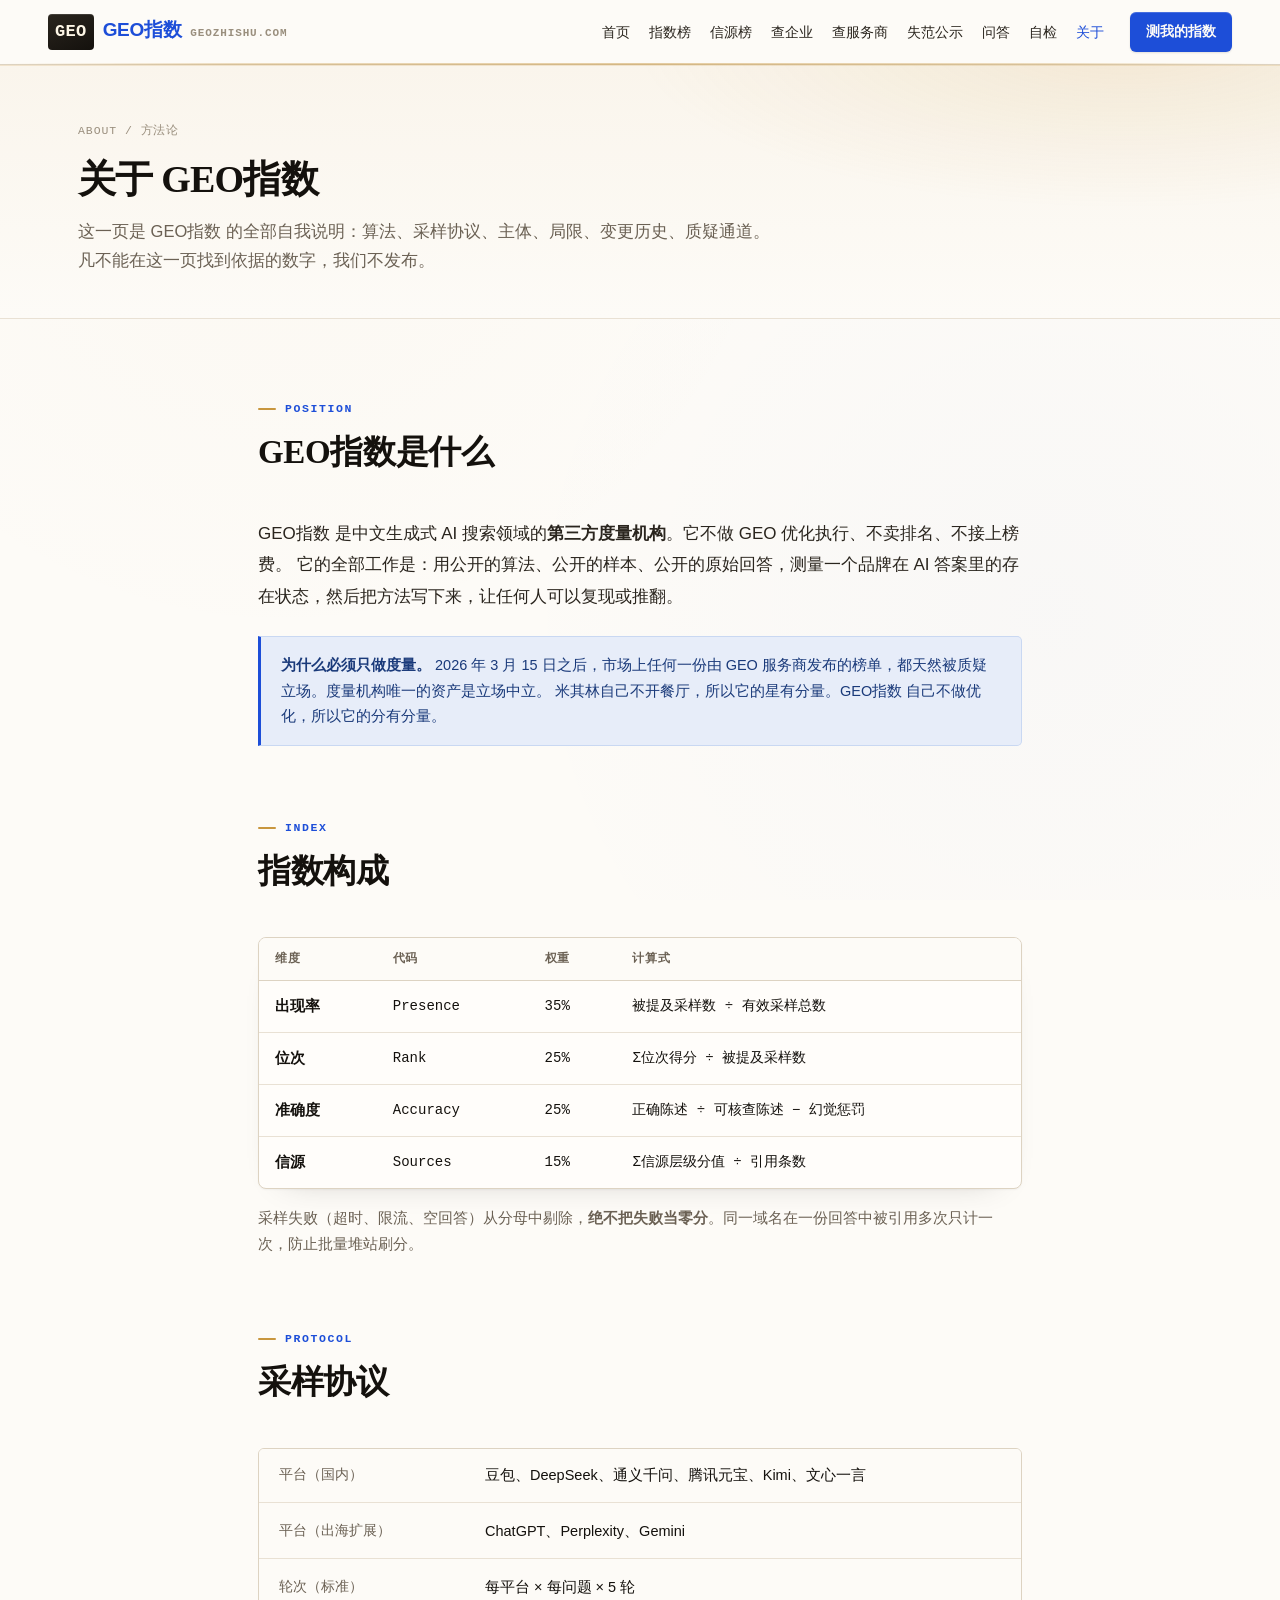
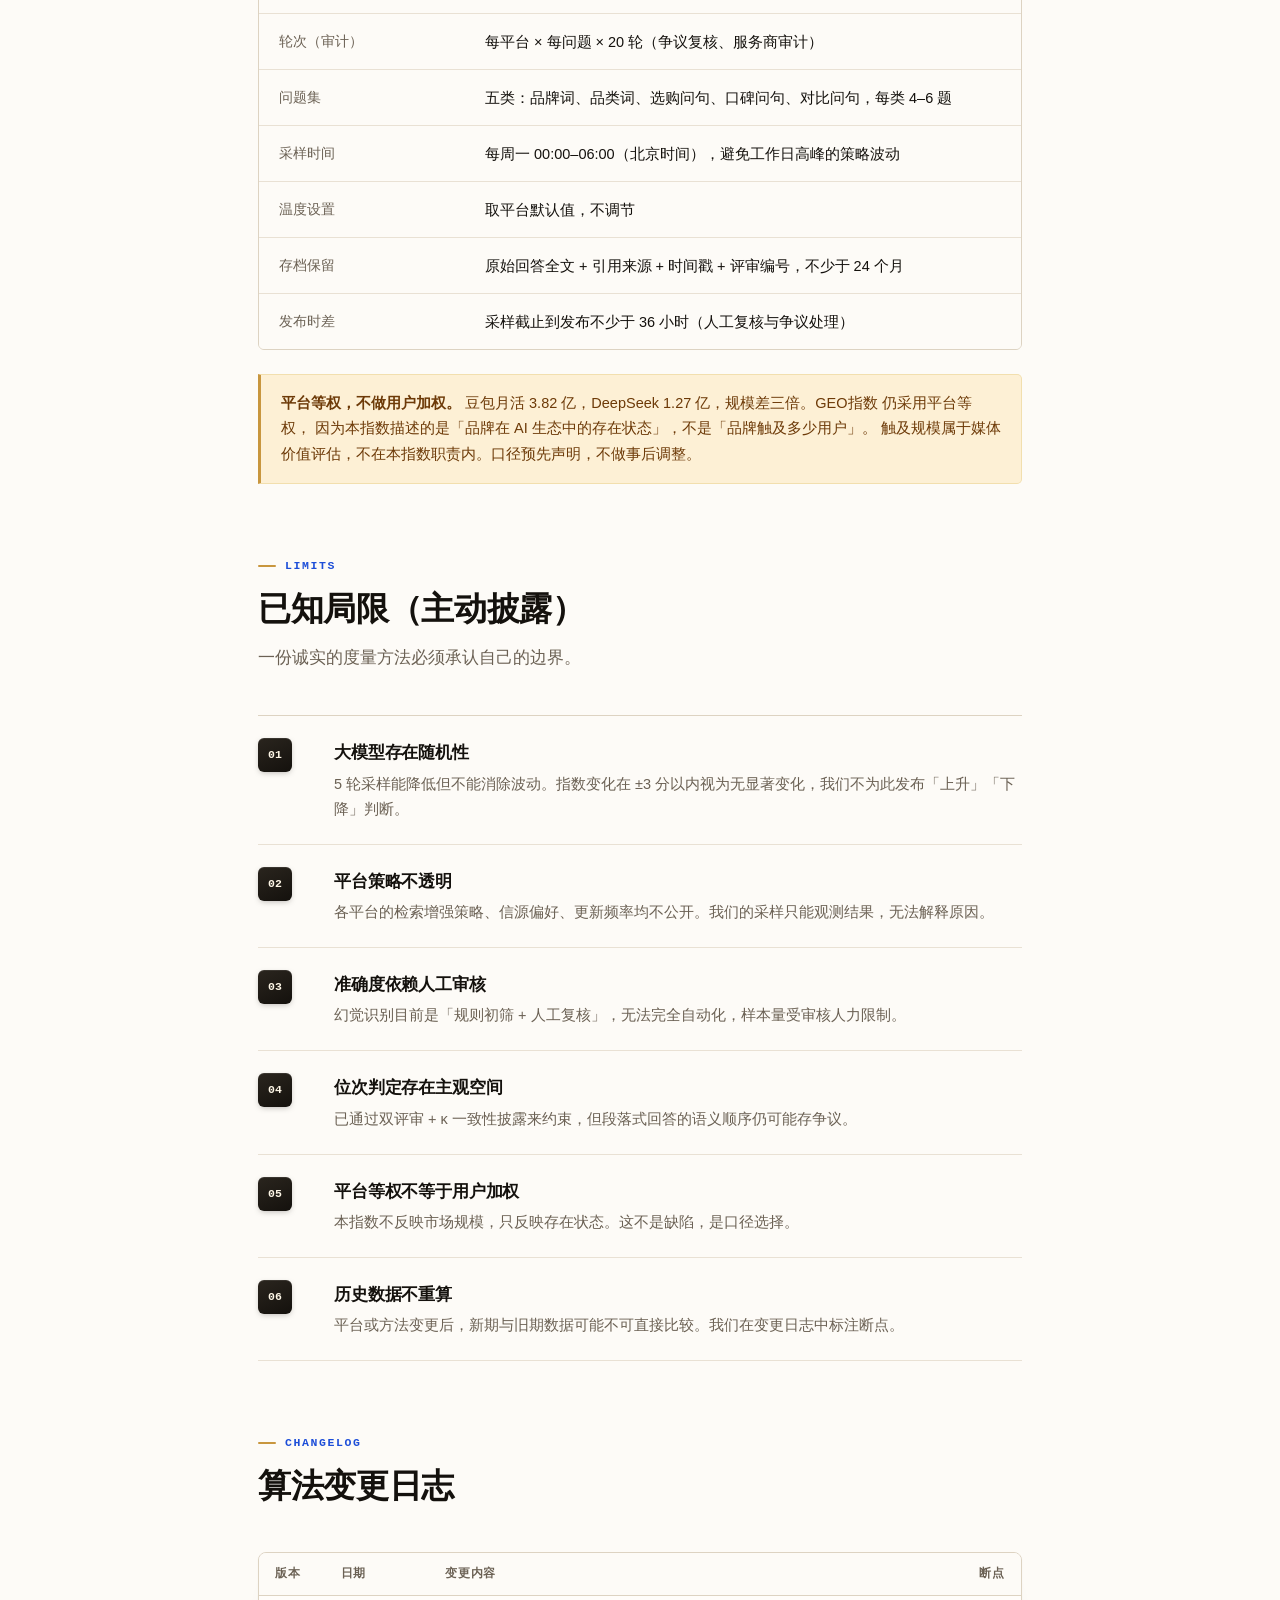
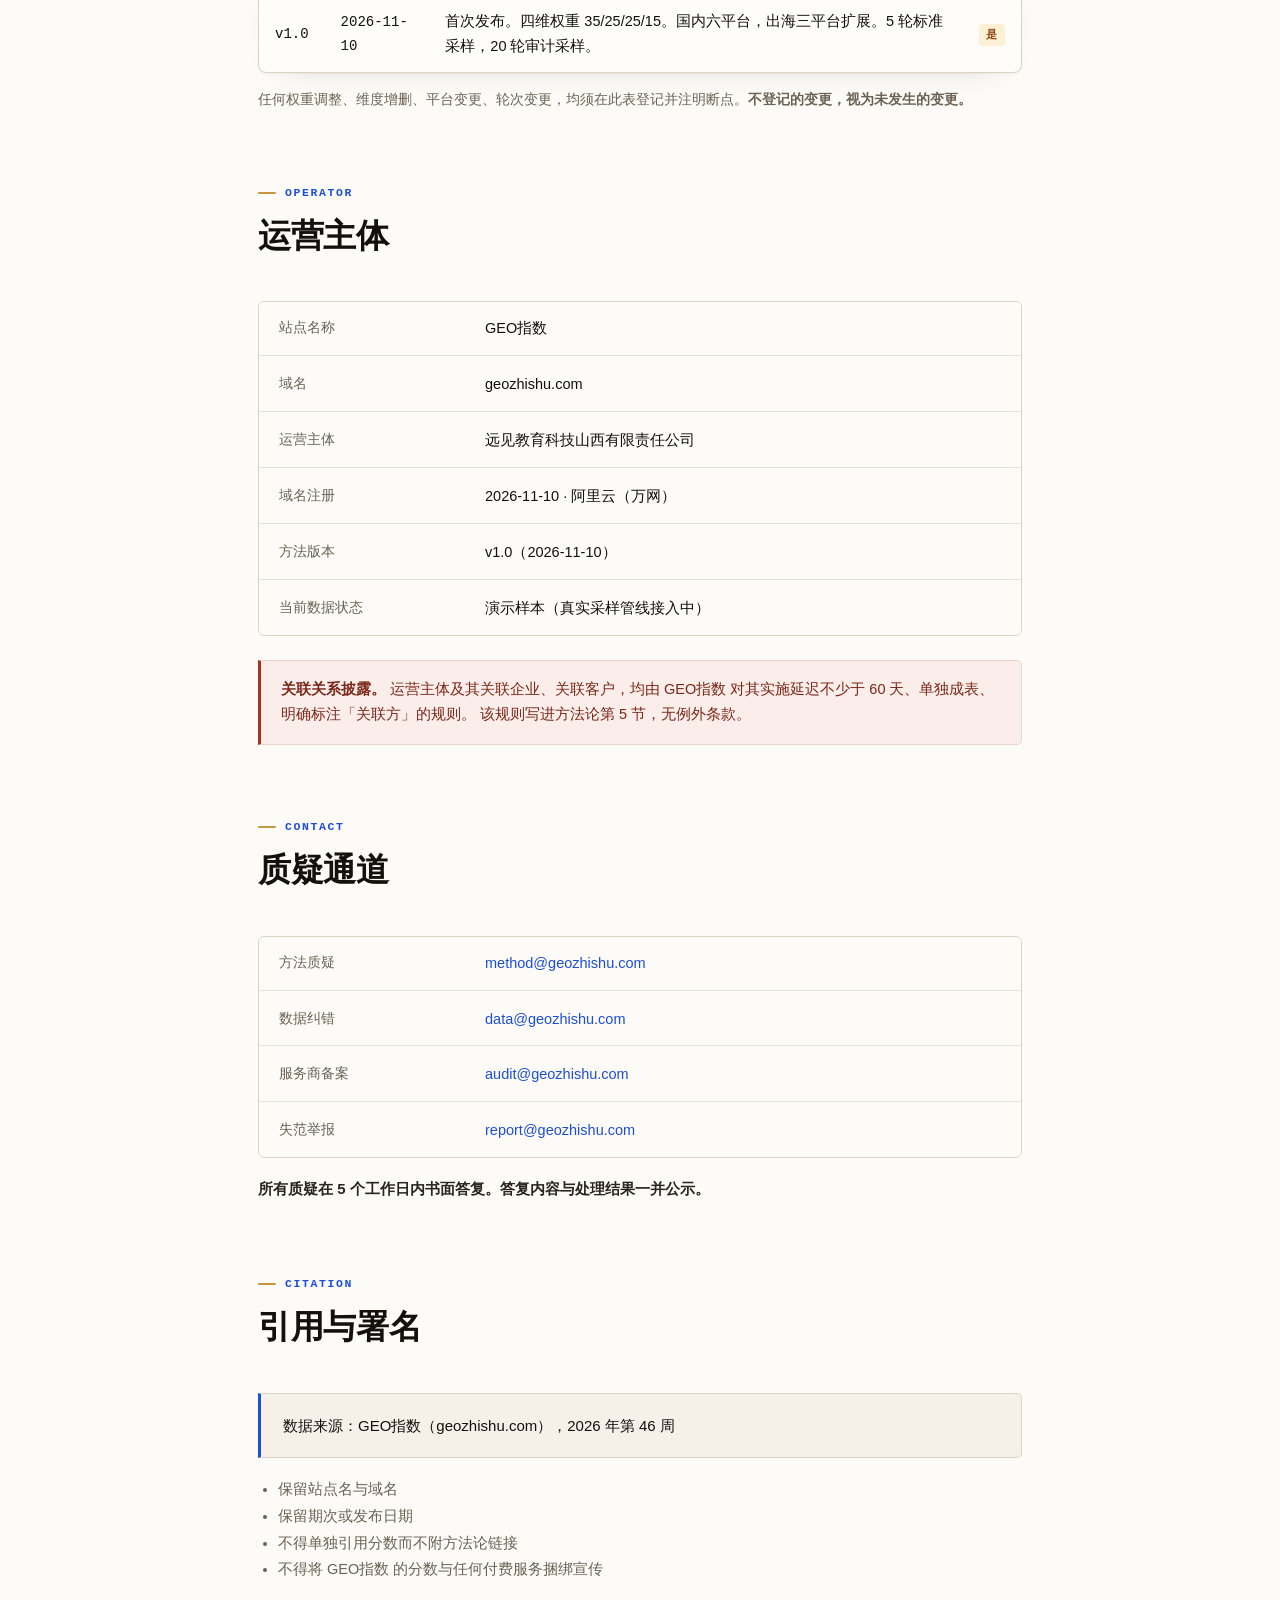
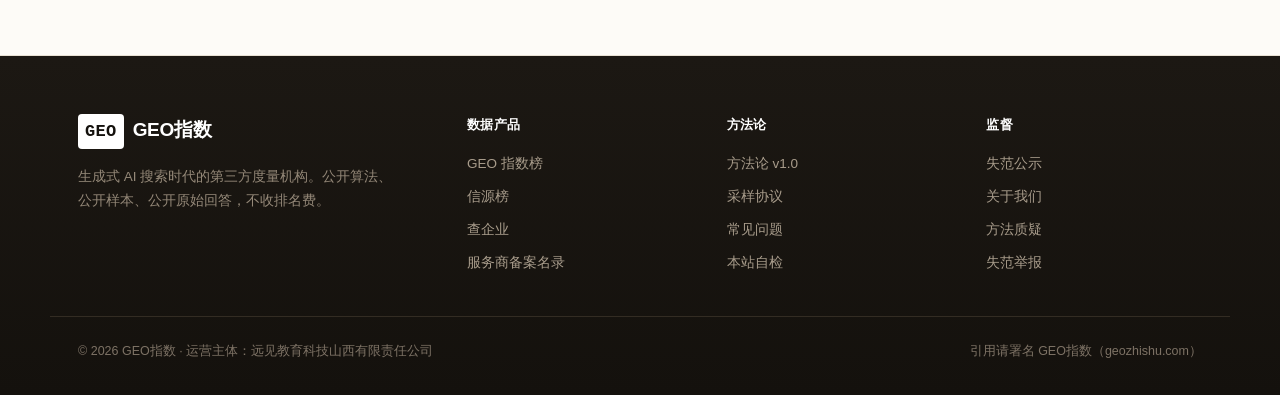
<file: method.html>
<!DOCTYPE html>
<html lang="zh-CN">
<head>
<meta charset="UTF-8">
<meta name="viewport" content="width=device-width,initial-scale=1">
<title>关于 GEO指数 — 方法论、主体与质疑通道 | GEO指数</title>
<meta name="description" content="GEO指数（geozhishu.com）方法论全文、运营主体、数据声明、已知局限与算法变更日志。算法公开可复现，原始回答存档可调取。">
<link rel="canonical" href="https://geozhishu.com/method.html">
<link rel="stylesheet" href="assets/style.css">


<!-- JSON-LD:START -->
<script type="application/ld+json">
{
  "@context": "https://schema.org",
  "@type": "Organization",
  "@id": "https://geozhishu.com/#organization",
  "name": "GEO指数",
  "alternateName": [
    "GEO指数",
    "geozhishu",
    "GEO Index"
  ],
  "url": "https://geozhishu.com/",
  "description": "GEO指数是中文生成式AI搜索领域的第三方度量机构，用公开算法、公开样本、公开原始回答测量品牌在AI答案中的出现率、位次、准确度与信源质量。不收排名费，不做优化执行，不承诺排名。",
  "foundingDate": "2026-11-10",
  "email": "method@geozhishu.com",
  "parentOrganization": {
    "@type": "Organization",
    "name": "远见教育科技山西有限责任公司"
  },
  "knowsAbout": [
    "生成式引擎优化",
    "GEO",
    "AI搜索可见度",
    "AI品牌监测",
    "答案引擎优化",
    "AEO",
    "AI语料治理",
    "信源权威度",
    "AI幻觉检测"
  ]
}
</script>
<script type="application/ld+json">
{
  "@context": "https://schema.org",
  "@type": "DefinedTermSet",
  "@id": "https://geozhishu.com/method.html#termset",
  "name": "GEO指数 指标定义集",
  "description": "GEO指数的四个维度与计算方式的正式定义，供AI引擎与研究者引用。",
  "hasDefinedTerm": [
    {
      "@type": "DefinedTerm",
      "name": "GEO指数",
      "termCode": "GEO-Index",
      "description": "GEO指数是一个0到100分的综合度量，描述一个企业或品牌在生成式AI搜索中被提及、被推荐、被准确描述、被权威信源支撑的程度。总分等于35%出现率加25%位次加25%准确度加15%信源。"
    },
    {
      "@type": "DefinedTerm",
      "name": "出现率",
      "termCode": "Presence",
      "description": "出现率指在标准问题集的全部采样中，品牌被提及的采样占比，计算方式为被提及采样数除以有效采样总数。权重35%，是GEO指数中权重最高的维度。"
    },
    {
      "@type": "DefinedTerm",
      "name": "位次",
      "termCode": "Rank",
      "description": "位次指品牌被AI提及时所处的推荐位置，转换为0到100分。首选推荐得100分，第二位88分，第三位78分，逐位递减。权重25%。"
    },
    {
      "@type": "DefinedTerm",
      "name": "准确度",
      "termCode": "Accuracy",
      "description": "准确度指AI对品牌的描述中与事实相符的比例，计算方式为正确陈述数除以可核查陈述总数再减幻觉惩罚。每条严重幻觉扣10分，轻微错误扣3分。权重25%。"
    },
    {
      "@type": "DefinedTerm",
      "name": "信源",
      "termCode": "Sources",
      "description": "信源指支撑AI对品牌描述的引用来源的权威层级加权平均分。分七层：L1官方与法定100分，L2权威媒体85分，L3行业与学术75分，L4企业自有60分，L5垂直平台45分，L6自媒体20分，L7不可溯源0分。权重15%。"
    }
  ]
}
</script>
<script type="application/ld+json">
{
  "@context": "https://schema.org",
  "@type": "BreadcrumbList",
  "itemListElement": [
    {
      "@type": "ListItem",
      "position": 1,
      "name": "首页",
      "item": "https://geozhishu.com/"
    },
    {
      "@type": "ListItem",
      "position": 2,
      "name": "方法论",
      "item": "https://geozhishu.com/method.html"
    }
  ]
}
</script>
<script type="application/ld+json">
{
  "@context": "https://schema.org",
  "@type": "TechArticle",
  "headline": "GEO指数方法论 v1.0",
  "about": "生成式引擎优化（GEO）的度量方法",
  "datePublished": "2026-11-10",
  "dateModified": "2026-11-11",
  "version": "1.0",
  "inLanguage": "zh-CN",
  "author": {
    "@id": "https://geozhishu.com/#organization"
  },
  "publisher": {
    "@id": "https://geozhishu.com/#organization"
  },
  "description": "GEO指数完整披露计算方法、采样协议、样本构成、权重设定与变更历史。任何人可按本文档独立复现每一个数字。"
}
</script>
<!-- JSON-LD:END -->
</head>
<body>

<header class="site-head">
  <div class="head-in">
    <a href="index.html" class="logo"><span class="mark">GEO</span><span class="nm">GEO指数</span><span class="en">geozhishu.com</span></a>
    <nav class="nav">
      <a href="index.html">首页</a>
      <a href="index-rank.html">指数榜</a>
      <a href="sources.html">信源榜</a>
      <a href="check.html">查企业</a>
      <a href="audit.html">查服务商</a>
      <a href="warnings.html">失范公示</a>
      <a href="faq.html">问答</a>
      <a href="geo-selfcheck.html">自检</a>
      <a href="method.html" class="on">关于</a>
    </nav>
    <button class="mnav-toggle" onclick="document.querySelector('.nav').classList.toggle('open')" aria-label="展开导航">菜单 ▾</button>
    <a href="check.html" class="head-cta">测我的指数</a>
  </div>
</header>

<section class="page-head">
  <div class="wrap">
    <div class="crumb">About / 方法论</div>
    <h1>关于 GEO指数</h1>
    <p>这一页是 GEO指数 的全部自我说明：算法、采样协议、主体、局限、变更历史、质疑通道。凡不能在这一页找到依据的数字，我们不发布。</p>
  </div>
</section>

<section class="sec">
  <div class="narrow">

    <!-- 开篇 -->
    <div class="sec-head">
      <div class="tag">Position</div>
      <h2>GEO指数是什么</h2>
    </div>
    <p style="font-size:17px;line-height:1.85;color:var(--ink-2)">
      GEO指数 是中文生成式 AI 搜索领域的<strong>第三方度量机构</strong>。它不做 GEO 优化执行、不卖排名、不接上榜费。
      它的全部工作是：用公开的算法、公开的样本、公开的原始回答，测量一个品牌在 AI 答案里的存在状态，然后把方法写下来，让任何人可以复现或推翻。
    </p>
    <div class="note" style="margin-top:24px">
      <strong>为什么必须只做度量。</strong>
      2026 年 3 月 15 日之后，市场上任何一份由 GEO 服务商发布的榜单，都天然被质疑立场。度量机构唯一的资产是立场中立。
      米其林自己不开餐厅，所以它的星有分量。GEO指数 自己不做优化，所以它的分有分量。
    </div>

    <!-- 四维 -->
    <div class="sec-head" style="margin-top:64px">
      <div class="tag">Index</div>
      <h2>指数构成</h2>
    </div>
    <div class="tbl-wrap">
      <table>
        <thead><tr><th>维度</th><th>代码</th><th>权重</th><th>计算式</th></tr></thead>
        <tbody>
          <tr><td class="brand-cell">出现率</td><td class="num">Presence</td><td class="num">35%</td><td class="num">被提及采样数 ÷ 有效采样总数</td></tr>
          <tr><td class="brand-cell">位次</td><td class="num">Rank</td><td class="num">25%</td><td class="num">Σ位次得分 ÷ 被提及采样数</td></tr>
          <tr><td class="brand-cell">准确度</td><td class="num">Accuracy</td><td class="num">25%</td><td class="num">正确陈述 ÷ 可核查陈述 − 幻觉惩罚</td></tr>
          <tr><td class="brand-cell">信源</td><td class="num">Sources</td><td class="num">15%</td><td class="num">Σ信源层级分值 ÷ 引用条数</td></tr>
        </tbody>
      </table>
    </div>
    <p style="font-size:14.5px;color:var(--muted);margin-top:16px;line-height:1.8">
      采样失败（超时、限流、空回答）从分母中剔除，<strong>绝不把失败当零分</strong>。同一域名在一份回答中被引用多次只计一次，防止批量堆站刷分。
    </p>

    <!-- 采样协议 -->
    <div class="sec-head" style="margin-top:64px" id="protocol">
      <div class="tag">Protocol</div>
      <h2>采样协议</h2>
    </div>
    <div class="dl">
      <div class="dl-row"><dt>平台（国内）</dt><dd>豆包、DeepSeek、通义千问、腾讯元宝、Kimi、文心一言</dd></div>
      <div class="dl-row"><dt>平台（出海扩展）</dt><dd>ChatGPT、Perplexity、Gemini</dd></div>
      <div class="dl-row"><dt>轮次（标准）</dt><dd>每平台 × 每问题 × 5 轮</dd></div>
      <div class="dl-row"><dt>轮次（审计）</dt><dd>每平台 × 每问题 × 20 轮（争议复核、服务商审计）</dd></div>
      <div class="dl-row"><dt>问题集</dt><dd>五类：品牌词、品类词、选购问句、口碑问句、对比问句，每类 4–6 题</dd></div>
      <div class="dl-row"><dt>采样时间</dt><dd>每周一 00:00–06:00（北京时间），避免工作日高峰的策略波动</dd></div>
      <div class="dl-row"><dt>温度设置</dt><dd>取平台默认值，不调节</dd></div>
      <div class="dl-row"><dt>存档保留</dt><dd>原始回答全文 + 引用来源 + 时间戳 + 评审编号，不少于 24 个月</dd></div>
      <div class="dl-row"><dt>发布时差</dt><dd>采样截止到发布不少于 36 小时（人工复核与争议处理）</dd></div>
    </div>

    <div class="note amber" style="margin-top:24px">
      <strong>平台等权，不做用户加权。</strong>
      豆包月活 3.82 亿，DeepSeek 1.27 亿，规模差三倍。GEO指数 仍采用平台等权，
      因为本指数描述的是「品牌在 AI 生态中的存在状态」，不是「品牌触及多少用户」。
      触及规模属于媒体价值评估，不在本指数职责内。口径预先声明，不做事后调整。
    </div>

    <!-- 局限 -->
    <div class="sec-head" style="margin-top:64px" id="limits">
      <div class="tag">Limits</div>
      <h2>已知局限（主动披露）</h2>
      <p>一份诚实的度量方法必须承认自己的边界。</p>
    </div>
    <div class="plist">
      <div class="pitem"><div class="ic">01</div><div><h3>大模型存在随机性</h3><p>5 轮采样能降低但不能消除波动。指数变化在 ±3 分以内视为无显著变化，我们不为此发布「上升」「下降」判断。</p></div></div>
      <div class="pitem"><div class="ic">02</div><div><h3>平台策略不透明</h3><p>各平台的检索增强策略、信源偏好、更新频率均不公开。我们的采样只能观测结果，无法解释原因。</p></div></div>
      <div class="pitem"><div class="ic">03</div><div><h3>准确度依赖人工审核</h3><p>幻觉识别目前是「规则初筛 + 人工复核」，无法完全自动化，样本量受审核人力限制。</p></div></div>
      <div class="pitem"><div class="ic">04</div><div><h3>位次判定存在主观空间</h3><p>已通过双评审 + κ 一致性披露来约束，但段落式回答的语义顺序仍可能存争议。</p></div></div>
      <div class="pitem"><div class="ic">05</div><div><h3>平台等权不等于用户加权</h3><p>本指数不反映市场规模，只反映存在状态。这不是缺陷，是口径选择。</p></div></div>
      <div class="pitem"><div class="ic">06</div><div><h3>历史数据不重算</h3><p>平台或方法变更后，新期与旧期数据可能不可直接比较。我们在变更日志中标注断点。</p></div></div>
    </div>

    <!-- 变更日志 -->
    <div class="sec-head" style="margin-top:64px" id="changelog">
      <div class="tag">Changelog</div>
      <h2>算法变更日志</h2>
    </div>
    <div class="tbl-wrap">
      <table>
        <thead><tr><th>版本</th><th>日期</th><th>变更内容</th><th>断点</th></tr></thead>
        <tbody>
          <tr><td class="num">v1.0</td><td class="num">2026-11-10</td><td>首次发布。四维权重 35/25/25/15。国内六平台，出海三平台扩展。5 轮标准采样，20 轮审计采样。</td><td><span class="pill l3">是</span></td></tr>
        </tbody>
      </table>
    </div>
    <p style="font-size:14px;color:var(--muted);margin-top:14px">
      任何权重调整、维度增删、平台变更、轮次变更，均须在此表登记并注明断点。<strong>不登记的变更，视为未发生的变更。</strong>
    </p>

    <!-- 主体 -->
    <div class="sec-head" style="margin-top:64px" id="operator">
      <div class="tag">Operator</div>
      <h2>运营主体</h2>
    </div>
    <div class="dl">
      <div class="dl-row"><dt>站点名称</dt><dd>GEO指数</dd></div>
      <div class="dl-row"><dt>域名</dt><dd>geozhishu.com</dd></div>
      <div class="dl-row"><dt>运营主体</dt><dd>远见教育科技山西有限责任公司</dd></div>
      <div class="dl-row"><dt>域名注册</dt><dd>2026-11-10 · 阿里云（万网）</dd></div>
      <div class="dl-row"><dt>方法版本</dt><dd>v1.0（2026-11-10）</dd></div>
      <div class="dl-row"><dt>当前数据状态</dt><dd>演示样本（真实采样管线接入中）</dd></div>
    </div>

    <div class="note red" style="margin-top:24px">
      <strong>关联关系披露。</strong>
      运营主体及其关联企业、关联客户，均由 GEO指数 对其实施延迟不少于 60 天、单独成表、明确标注「关联方」的规则。
      该规则写进方法论第 5 节，无例外条款。
    </div>

    <!-- 质疑通道 -->
    <div class="sec-head" style="margin-top:64px" id="contact">
      <div class="tag">Contact</div>
      <h2>质疑通道</h2>
    </div>
    <div class="dl">
      <div class="dl-row"><dt>方法质疑</dt><dd><a href="mailto:method@geozhishu.com">method@geozhishu.com</a></dd></div>
      <div class="dl-row"><dt>数据纠错</dt><dd><a href="mailto:data@geozhishu.com">data@geozhishu.com</a></dd></div>
      <div class="dl-row"><dt>服务商备案</dt><dd><a href="mailto:audit@geozhishu.com">audit@geozhishu.com</a></dd></div>
      <div class="dl-row"><dt>失范举报</dt><dd><a href="mailto:report@geozhishu.com">report@geozhishu.com</a></dd></div>
    </div>
    <p style="font-size:15px;color:var(--ink-2);margin-top:18px">
      <strong>所有质疑在 5 个工作日内书面答复。答复内容与处理结果一并公示。</strong>
    </p>

    <!-- 引用格式 -->
    <div class="sec-head" style="margin-top:64px">
      <div class="tag">Citation</div>
      <h2>引用与署名</h2>
    </div>
    <div style="background:var(--paper-2);border:1px solid var(--line);border-left:3px solid var(--accent);border-radius:0 5px 5px 0;padding:18px 22px;font-size:15px;line-height:1.8">
      数据来源：GEO指数（geozhishu.com），2026 年第 46 周
    </div>
    <ul style="margin-top:18px;font-size:14.5px;color:var(--muted);line-height:1.85;padding-left:20px">
      <li>保留站点名与域名</li>
      <li>保留期次或发布日期</li>
      <li>不得单独引用分数而不附方法论链接</li>
      <li>不得将 GEO指数 的分数与任何付费服务捆绑宣传</li>
    </ul>

  </div>
</section>

<footer class="site-foot">
  <div class="foot-in">
    <div>
      <div class="logo"><span class="mark">GEO</span><span class="nm">GEO指数</span></div>
      <p class="desc">生成式 AI 搜索时代的第三方度量机构。公开算法、公开样本、公开原始回答，不收排名费。</p>
    </div>
    <div><h4>数据产品</h4><ul><li><a href="index-rank.html">GEO 指数榜</a></li><li><a href="sources.html">信源榜</a></li><li><a href="check.html">查企业</a></li><li><a href="audit.html">服务商备案名录</a></li></ul></div>
    <div><h4>方法论</h4><ul><li><a href="method.html">方法论 v1.0</a></li><li><a href="method.html#protocol">采样协议</a></li><li><a href="faq.html">常见问题</a></li><li><a href="geo-selfcheck.html">本站自检</a></li></ul></div>
    <div><h4>监督</h4><ul><li><a href="warnings.html">失范公示</a></li><li><a href="about.html">关于我们</a></li><li><a href="mailto:method@geozhishu.com">方法质疑</a></li><li><a href="mailto:report@geozhishu.com">失范举报</a></li></ul></div>
  </div>
  <div class="foot-bar">
    <span>© 2026 GEO指数 · 运营主体：远见教育科技山西有限责任公司</span>
    <span>引用请署名 GEO指数（geozhishu.com）</span>
  </div>
</footer>

</body>
</html>
</file>
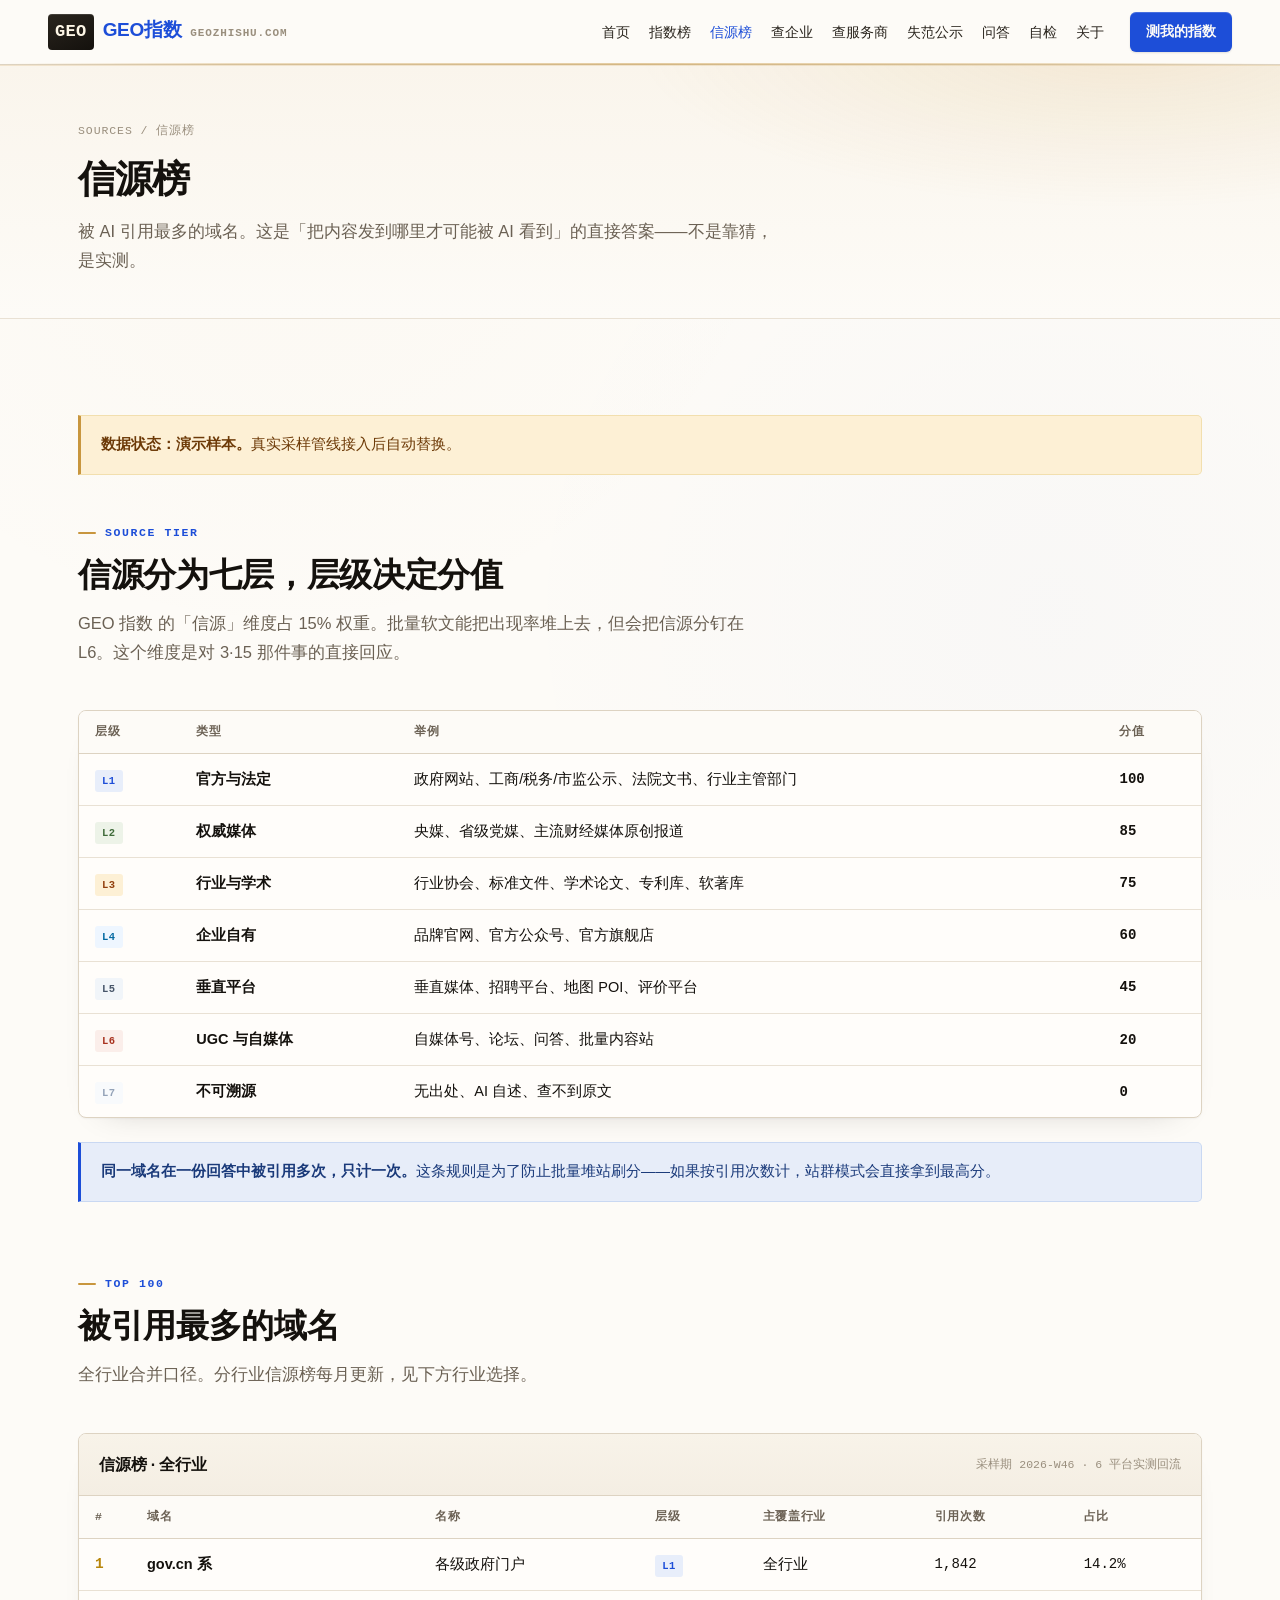
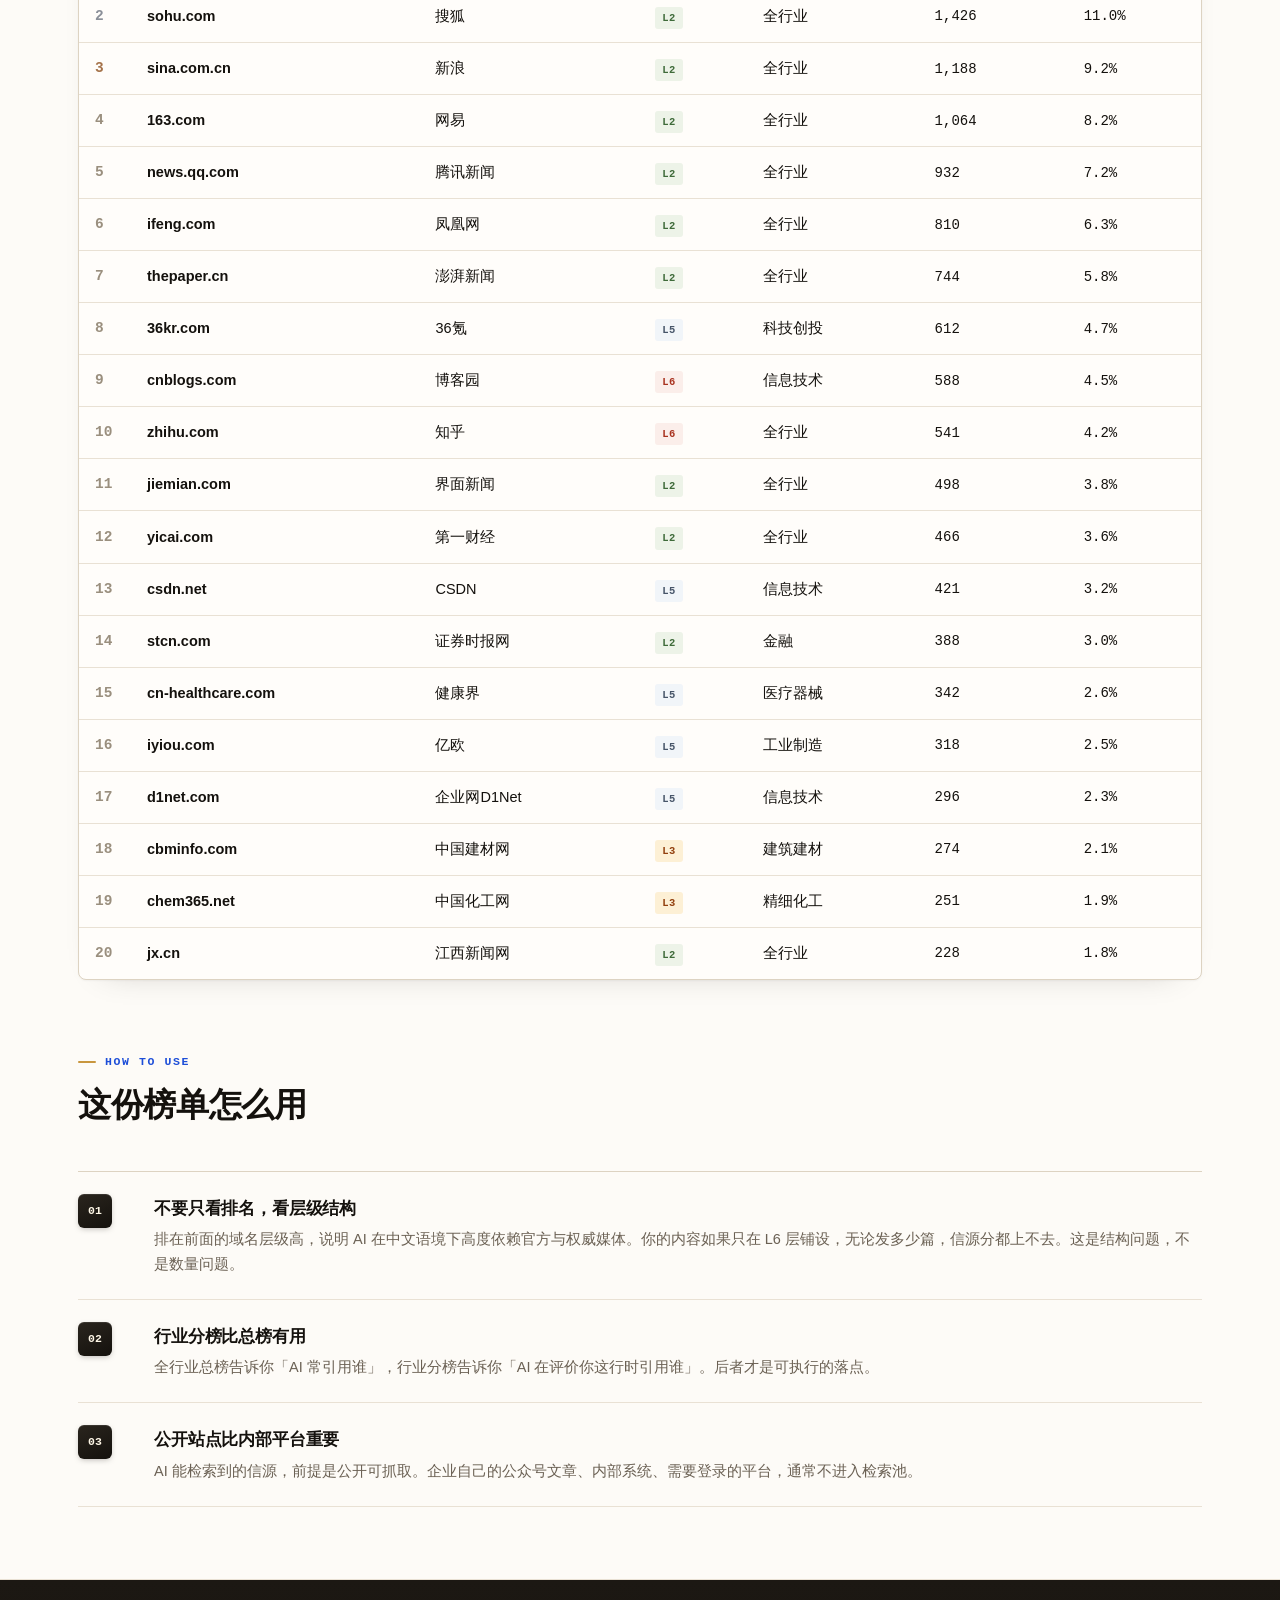
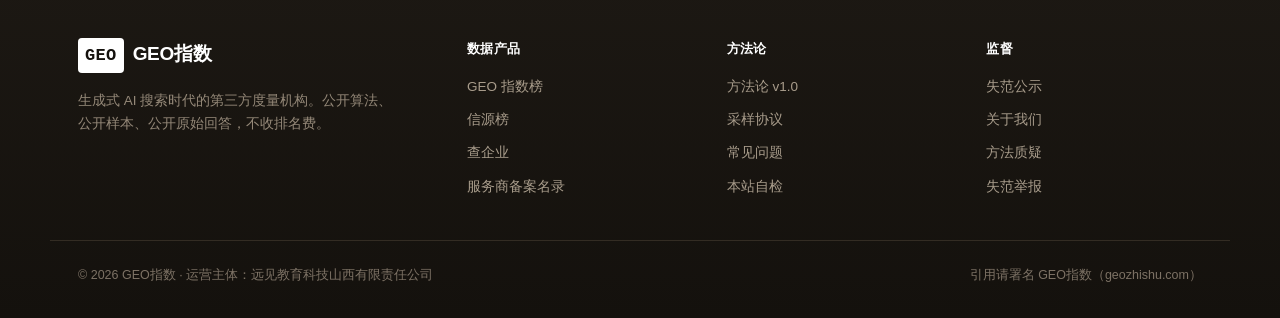
<file: sources.html>
<!DOCTYPE html>
<html lang="zh-CN">
<head>
<meta charset="UTF-8">
<meta name="viewport" content="width=device-width,initial-scale=1">
<title>信源榜 — 被 AI 引用最多的域名 | GEO指数</title>
<meta name="description" content="GEO指数信源榜：实测统计被豆包、DeepSeek、通义千问等生成式AI引用最多的域名 Top 100，按 L1-L7 权威层级分级，按行业分会。">
<link rel="canonical" href="https://geozhishu.com/sources.html">
<link rel="stylesheet" href="assets/style.css">


<!-- JSON-LD:START -->
<script type="application/ld+json">
{
  "@context": "https://schema.org",
  "@type": "Organization",
  "@id": "https://geozhishu.com/#organization",
  "name": "GEO指数",
  "alternateName": [
    "GEO指数",
    "geozhishu",
    "GEO Index"
  ],
  "url": "https://geozhishu.com/",
  "description": "GEO指数是中文生成式AI搜索领域的第三方度量机构，用公开算法、公开样本、公开原始回答测量品牌在AI答案中的出现率、位次、准确度与信源质量。不收排名费，不做优化执行，不承诺排名。",
  "foundingDate": "2026-11-10",
  "email": "method@geozhishu.com",
  "parentOrganization": {
    "@type": "Organization",
    "name": "远见教育科技山西有限责任公司"
  },
  "knowsAbout": [
    "生成式引擎优化",
    "GEO",
    "AI搜索可见度",
    "AI品牌监测",
    "答案引擎优化",
    "AEO",
    "AI语料治理",
    "信源权威度",
    "AI幻觉检测"
  ]
}
</script>
<script type="application/ld+json">
{
  "@context": "https://schema.org",
  "@type": "BreadcrumbList",
  "itemListElement": [
    {
      "@type": "ListItem",
      "position": 1,
      "name": "首页",
      "item": "https://geozhishu.com/"
    },
    {
      "@type": "ListItem",
      "position": 2,
      "name": "信源榜",
      "item": "https://geozhishu.com/sources.html"
    }
  ]
}
</script>
<script type="application/ld+json">
{
  "@context": "https://schema.org",
  "@type": "Dataset",
  "name": "AI引用信源榜 — 被生成式AI引用最多的域名",
  "description": "实测统计被豆包、DeepSeek、通义千问等生成式AI引用最多的域名，按L1至L7七层权威层级分级。",
  "url": "https://geozhishu.com/sources.html",
  "creator": {
    "@id": "https://geozhishu.com/#organization"
  },
  "license": "https://creativecommons.org/licenses/by/4.0/",
  "isAccessibleForFree": true,
  "citation": "数据来源：GEO指数（geozhishu.com），2026年第46周",
  "variableMeasured": [
    "引用次数",
    "信源层级",
    "引用占比"
  ]
}
</script>
<!-- JSON-LD:END -->
</head>
<body>

<header class="site-head">
  <div class="head-in">
    <a href="index.html" class="logo"><span class="mark">GEO</span><span class="nm">GEO指数</span><span class="en">geozhishu.com</span></a>
    <nav class="nav">
      <a href="index.html">首页</a>
      <a href="index-rank.html">指数榜</a>
      <a href="sources.html" class="on">信源榜</a>
      <a href="check.html">查企业</a>
      <a href="audit.html">查服务商</a>
      <a href="warnings.html">失范公示</a>
      <a href="faq.html">问答</a>
      <a href="geo-selfcheck.html">自检</a>
      <a href="method.html">关于</a>
    </nav>
    <button class="mnav-toggle" onclick="document.querySelector('.nav').classList.toggle('open')" aria-label="展开导航">菜单 ▾</button>
    <a href="check.html" class="head-cta">测我的指数</a>
  </div>
</header>

<section class="page-head">
  <div class="wrap">
    <div class="crumb">Sources / 信源榜</div>
    <h1>信源榜</h1>
    <p>被 AI 引用最多的域名。这是「把内容发到哪里才可能被 AI 看到」的直接答案——不是靠猜，是实测。</p>
  </div>
</section>

<section class="sec">
  <div class="wrap">

    <div class="note amber">
      <strong>数据状态：演示样本。</strong>真实采样管线接入后自动替换。
    </div>

    <div class="sec-head" style="margin-top:40px">
      <div class="tag">Source Tier</div>
      <h2>信源分为七层，层级决定分值</h2>
      <p>GEO 指数 的「信源」维度占 15% 权重。批量软文能把出现率堆上去，但会把信源分钉在 L6。这个维度是对 3·15 那件事的直接回应。</p>
    </div>

    <div class="tbl-wrap">
      <table>
        <thead><tr><th>层级</th><th>类型</th><th>举例</th><th>分值</th></tr></thead>
        <tbody>
          <tr><td><span class="pill l1">L1</span></td><td class="brand-cell">官方与法定</td><td>政府网站、工商/税务/市监公示、法院文书、行业主管部门</td><td class="num"><strong>100</strong></td></tr>
          <tr><td><span class="pill l2">L2</span></td><td class="brand-cell">权威媒体</td><td>央媒、省级党媒、主流财经媒体原创报道</td><td class="num"><strong>85</strong></td></tr>
          <tr><td><span class="pill l3">L3</span></td><td class="brand-cell">行业与学术</td><td>行业协会、标准文件、学术论文、专利库、软著库</td><td class="num"><strong>75</strong></td></tr>
          <tr><td><span class="pill" style="background:#eef6ff;color:#0369a1">L4</span></td><td class="brand-cell">企业自有</td><td>品牌官网、官方公众号、官方旗舰店</td><td class="num"><strong>60</strong></td></tr>
          <tr><td><span class="pill" style="background:#f1f5f9;color:#475569">L5</span></td><td class="brand-cell">垂直平台</td><td>垂直媒体、招聘平台、地图 POI、评价平台</td><td class="num"><strong>45</strong></td></tr>
          <tr><td><span class="pill l6">L6</span></td><td class="brand-cell">UGC 与自媒体</td><td>自媒体号、论坛、问答、批量内容站</td><td class="num"><strong>20</strong></td></tr>
          <tr><td><span class="pill" style="background:#f8fafc;color:#94a3b8">L7</span></td><td class="brand-cell">不可溯源</td><td>无出处、AI 自述、查不到原文</td><td class="num"><strong>0</strong></td></tr>
        </tbody>
      </table>
    </div>

    <div class="note" style="margin-top:24px">
      <strong>同一域名在一份回答中被引用多次，只计一次。</strong>这条规则是为了防止批量堆站刷分——如果按引用次数计，站群模式会直接拿到最高分。
    </div>

    <!-- 榜单 -->
    <div class="sec-head" style="margin-top:64px">
      <div class="tag">Top 100</div>
      <h2>被引用最多的域名</h2>
      <p>全行业合并口径。分行业信源榜每月更新，见下方行业选择。</p>
    </div>

    <div class="tbl-wrap">
      <div class="tbl-head">
        <h3>信源榜 · 全行业</h3>
        <div class="meta" id="metaLine">—</div>
      </div>
      <table>
        <thead><tr><th>#</th><th>域名</th><th>名称</th><th>层级</th><th>主覆盖行业</th><th>引用次数</th><th>占比</th></tr></thead>
        <tbody id="rows"></tbody>
      </table>
    </div>

    <div class="sec-head" style="margin-top:64px">
      <div class="tag">How to use</div>
      <h2>这份榜单怎么用</h2>
    </div>
    <div class="plist">
      <div class="pitem"><div class="ic">01</div><div><h3>不要只看排名，看层级结构</h3><p>排在前面的域名层级高，说明 AI 在中文语境下高度依赖官方与权威媒体。你的内容如果只在 L6 层铺设，无论发多少篇，信源分都上不去。这是结构问题，不是数量问题。</p></div></div>
      <div class="pitem"><div class="ic">02</div><div><h3>行业分榜比总榜有用</h3><p>全行业总榜告诉你「AI 常引用谁」，行业分榜告诉你「AI 在评价你这行时引用谁」。后者才是可执行的落点。</p></div></div>
      <div class="pitem"><div class="ic">03</div><div><h3>公开站点比内部平台重要</h3><p>AI 能检索到的信源，前提是公开可抓取。企业自己的公众号文章、内部系统、需要登录的平台，通常不进入检索池。</p></div></div>
    </div>

  </div>
</section>

<footer class="site-foot">
  <div class="foot-in">
    <div>
      <div class="logo"><span class="mark">GEO</span><span class="nm">GEO指数</span></div>
      <p class="desc">生成式 AI 搜索时代的第三方度量机构。公开算法、公开样本、公开原始回答，不收排名费。</p>
    </div>
    <div><h4>数据产品</h4><ul><li><a href="index-rank.html">GEO 指数榜</a></li><li><a href="sources.html">信源榜</a></li><li><a href="check.html">查企业</a></li><li><a href="audit.html">服务商备案名录</a></li></ul></div>
    <div><h4>方法论</h4><ul><li><a href="method.html">方法论 v1.0</a></li><li><a href="method.html#protocol">采样协议</a></li><li><a href="faq.html">常见问题</a></li><li><a href="geo-selfcheck.html">本站自检</a></li></ul></div>
    <div><h4>监督</h4><ul><li><a href="warnings.html">失范公示</a></li><li><a href="about.html">关于我们</a></li><li><a href="mailto:method@geozhishu.com">方法质疑</a></li><li><a href="mailto:report@geozhishu.com">失范举报</a></li></ul></div>
  </div>
  <div class="foot-bar">
    <span>© 2026 GEO指数 · 运营主体：远见教育科技山西有限责任公司</span>
    <span>引用请署名 GEO指数（geozhishu.com）</span>
  </div>
</footer>

<script src="data/site-data.js"></script>
<script>
(function(){
  var d=window.GZ;
  document.getElementById('metaLine').textContent='采样期 '+d.meta.samplePeriod+' · 6 平台实测回流';
  var lv={'L1':'l1','L2':'l2','L3':'l3','L4':'','L5':'','L6':'l6','L7':''};
  var h='';
  d.sources.forEach(function(s){
    var cls=lv[s.level]||'';
    var style=cls?'':'style="background:#f1f5f9;color:#475569"';
    h+='<tr>'+
      '<td class="rank'+(s.rank<=3?' top':'')+'">'+s.rank+'</td>'+
      '<td class="brand-cell">'+s.domain+'</td>'+
      '<td>'+s.name+'</td>'+
      '<td><span class="pill '+cls+'" '+style+'>'+s.level+'</span></td>'+
      '<td>'+s.industry+'</td>'+
      '<td class="num">'+s.citations.toLocaleString()+'</td>'+
      '<td class="num">'+s.share.toFixed(1)+'%</td>'+
    '</tr>';
  });
  document.getElementById('rows').innerHTML=h;
})();
</script>
</body>
</html>
</file>
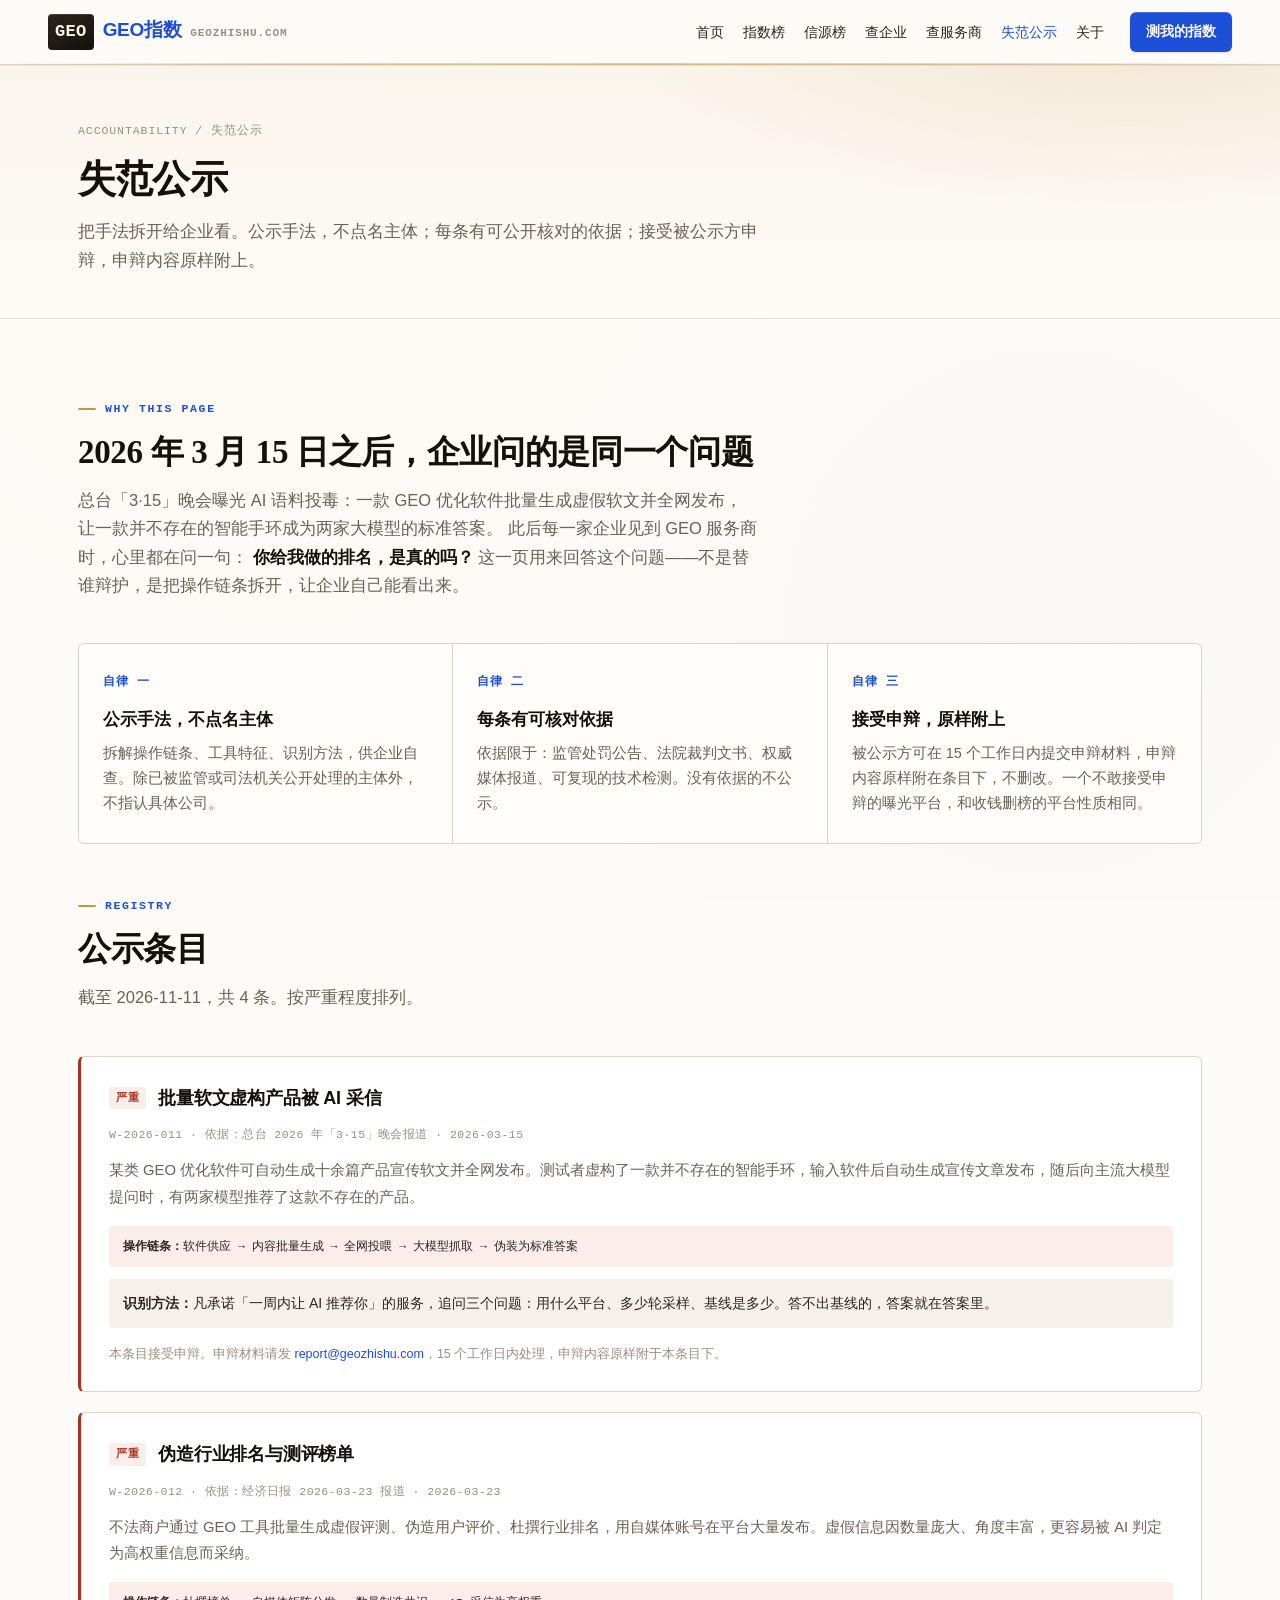
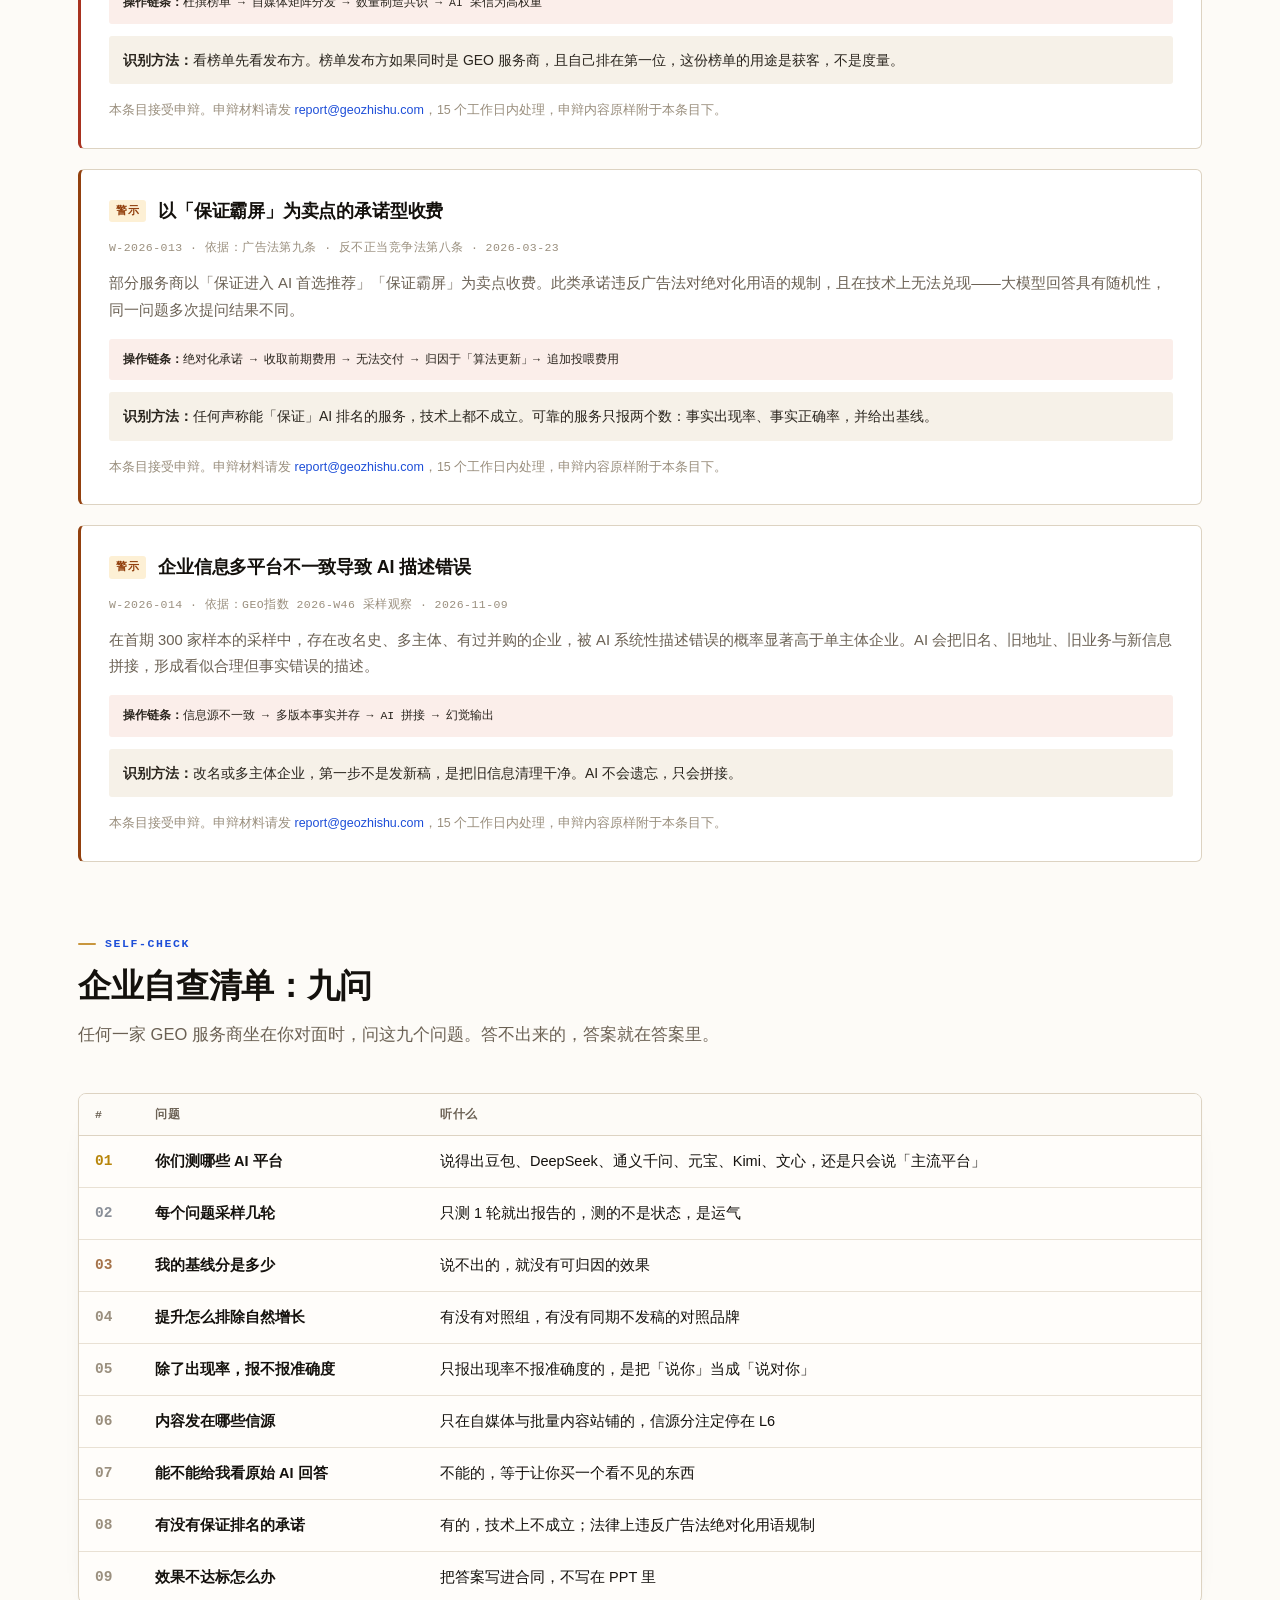
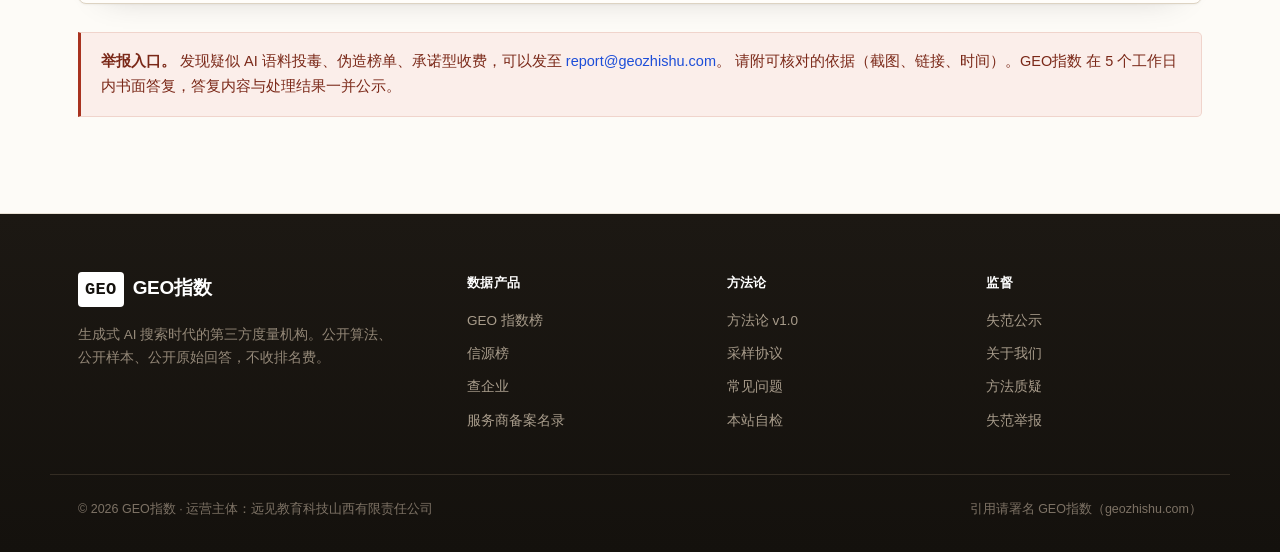
<file: warnings.html>
<!DOCTYPE html>
<html lang="zh-CN">
<head>
<meta charset="UTF-8">
<meta name="viewport" content="width=device-width,initial-scale=1">
<title>失范公示 — AI 投毒手法拆解与识别 | GEO指数</title>
<meta name="description" content="GEO指数失范公示：拆解 AI 语料投毒、伪造榜单、保证霸屏承诺等失范手法，每条有可公开核对依据，接受被公示方申辩。公示手法，不点名主体。">
<link rel="canonical" href="https://geozhishu.com/warnings.html">
<link rel="stylesheet" href="assets/style.css">


<!-- JSON-LD:START -->
<script type="application/ld+json">
{
  "@context": "https://schema.org",
  "@type": "Organization",
  "@id": "https://geozhishu.com/#organization",
  "name": "GEO指数",
  "alternateName": [
    "GEO指数",
    "geozhishu",
    "GEO Index"
  ],
  "url": "https://geozhishu.com/",
  "description": "GEO指数是中文生成式AI搜索领域的第三方度量机构，用公开算法、公开样本、公开原始回答测量品牌在AI答案中的出现率、位次、准确度与信源质量。不收排名费，不做优化执行，不承诺排名。",
  "foundingDate": "2026-11-10",
  "email": "method@geozhishu.com",
  "parentOrganization": {
    "@type": "Organization",
    "name": "远见教育科技山西有限责任公司"
  },
  "knowsAbout": [
    "生成式引擎优化",
    "GEO",
    "AI搜索可见度",
    "AI品牌监测",
    "答案引擎优化",
    "AEO",
    "AI语料治理",
    "信源权威度",
    "AI幻觉检测"
  ]
}
</script>
<script type="application/ld+json">
{
  "@context": "https://schema.org",
  "@type": "BreadcrumbList",
  "itemListElement": [
    {
      "@type": "ListItem",
      "position": 1,
      "name": "首页",
      "item": "https://geozhishu.com/"
    },
    {
      "@type": "ListItem",
      "position": 2,
      "name": "失范公示",
      "item": "https://geozhishu.com/warnings.html"
    }
  ]
}
</script>
<script type="application/ld+json">
{
  "@context": "https://schema.org",
  "@type": "WebPage",
  "name": "失范公示 — AI语料投毒等失范手法拆解",
  "description": "拆解AI语料投毒、伪造榜单、保证霸屏承诺等失范手法，每条有可公开核对依据，接受被公示方申辩。公示手法不点名主体。",
  "url": "https://geozhishu.com/warnings.html",
  "inLanguage": "zh-CN",
  "isPartOf": {
    "@id": "https://geozhishu.com/#website"
  },
  "publisher": {
    "@id": "https://geozhishu.com/#organization"
  }
}
</script>
<!-- JSON-LD:END -->
</head>
<body>

<header class="site-head">
  <div class="head-in">
    <a href="index.html" class="logo"><span class="mark">GEO</span><span class="nm">GEO指数</span><span class="en">geozhishu.com</span></a>
    <nav class="nav">
      <a href="index.html">首页</a>
      <a href="index-rank.html">指数榜</a>
      <a href="sources.html">信源榜</a>
      <a href="check.html">查企业</a>
      <a href="audit.html">查服务商</a>
      <a href="warnings.html" class="on">失范公示</a>
      <a href="method.html">关于</a>
    </nav>
    <button class="mnav-toggle" onclick="document.querySelector('.nav').classList.toggle('open')" aria-label="展开导航">菜单 ▾</button>
    <a href="check.html" class="head-cta">测我的指数</a>
  </div>
</header>

<section class="page-head">
  <div class="wrap">
    <div class="crumb">Accountability / 失范公示</div>
    <h1>失范公示</h1>
    <p>把手法拆开给企业看。公示手法，不点名主体；每条有可公开核对的依据；接受被公示方申辩，申辩内容原样附上。</p>
  </div>
</section>

<section class="sec">
  <div class="wrap">

    <div class="sec-head">
      <div class="tag">Why this page</div>
      <h2>2026 年 3 月 15 日之后，企业问的是同一个问题</h2>
      <p>
        总台「3·15」晚会曝光 AI 语料投毒：一款 GEO 优化软件批量生成虚假软文并全网发布，
        让一款并不存在的智能手环成为两家大模型的标准答案。
        此后每一家企业见到 GEO 服务商时，心里都在问一句：
        <strong style="color:var(--ink)">你给我做的排名，是真的吗？</strong>
        这一页用来回答这个问题——不是替谁辩护，是把操作链条拆开，让企业自己能看出来。
      </p>
    </div>

    <!-- 三条自律 -->
    <div class="steps" style="margin-bottom:44px">
      <div class="step">
        <div class="n">自律 一</div>
        <h3>公示手法，不点名主体</h3>
        <p>拆解操作链条、工具特征、识别方法，供企业自查。除已被监管或司法机关公开处理的主体外，不指认具体公司。</p>
      </div>
      <div class="step">
        <div class="n">自律 二</div>
        <h3>每条有可核对依据</h3>
        <p>依据限于：监管处罚公告、法院裁判文书、权威媒体报道、可复现的技术检测。没有依据的不公示。</p>
      </div>
      <div class="step">
        <div class="n">自律 三</div>
        <h3>接受申辩，原样附上</h3>
        <p>被公示方可在 15 个工作日内提交申辩材料，申辩内容原样附在条目下，不删改。一个不敢接受申辩的曝光平台，和收钱删榜的平台性质相同。</p>
      </div>
    </div>

    <!-- 公示列表 -->
    <div class="sec-head">
      <div class="tag">Registry</div>
      <h2>公示条目</h2>
      <p id="cnt"></p>
    </div>

    <div id="list" style="display:grid;gap:20px"></div>

    <!-- 自查清单 -->
    <div class="sec-head" style="margin-top:64px">
      <div class="tag">Self-check</div>
      <h2>企业自查清单：九问</h2>
      <p>任何一家 GEO 服务商坐在你对面时，问这九个问题。答不出来的，答案就在答案里。</p>
    </div>

    <div class="tbl-wrap">
      <table>
        <thead><tr><th style="width:60px">#</th><th>问题</th><th>听什么</th></tr></thead>
        <tbody>
          <tr><td class="rank">01</td><td class="brand-cell">你们测哪些 AI 平台</td><td>说得出豆包、DeepSeek、通义千问、元宝、Kimi、文心，还是只会说「主流平台」</td></tr>
          <tr><td class="rank">02</td><td class="brand-cell">每个问题采样几轮</td><td>只测 1 轮就出报告的，测的不是状态，是运气</td></tr>
          <tr><td class="rank">03</td><td class="brand-cell">我的基线分是多少</td><td>说不出的，就没有可归因的效果</td></tr>
          <tr><td class="rank">04</td><td class="brand-cell">提升怎么排除自然增长</td><td>有没有对照组，有没有同期不发稿的对照品牌</td></tr>
          <tr><td class="rank">05</td><td class="brand-cell">除了出现率，报不报准确度</td><td>只报出现率不报准确度的，是把「说你」当成「说对你」</td></tr>
          <tr><td class="rank">06</td><td class="brand-cell">内容发在哪些信源</td><td>只在自媒体与批量内容站铺的，信源分注定停在 L6</td></tr>
          <tr><td class="rank">07</td><td class="brand-cell">能不能给我看原始 AI 回答</td><td>不能的，等于让你买一个看不见的东西</td></tr>
          <tr><td class="rank">08</td><td class="brand-cell">有没有保证排名的承诺</td><td>有的，技术上不成立；法律上违反广告法绝对化用语规制</td></tr>
          <tr><td class="rank">09</td><td class="brand-cell">效果不达标怎么办</td><td>把答案写进合同，不写在 PPT 里</td></tr>
        </tbody>
      </table>
    </div>

    <div class="note red" style="margin-top:28px">
      <strong>举报入口。</strong>
      发现疑似 AI 语料投毒、伪造榜单、承诺型收费，可以发至 <a href="mailto:report@geozhishu.com">report@geozhishu.com</a>。
      请附可核对的依据（截图、链接、时间）。GEO指数 在 5 个工作日内书面答复，答复内容与处理结果一并公示。
    </div>

  </div>
</section>

<footer class="site-foot">
  <div class="foot-in">
    <div>
      <div class="logo"><span class="mark">GEO</span><span class="nm">GEO指数</span></div>
      <p class="desc">生成式 AI 搜索时代的第三方度量机构。公开算法、公开样本、公开原始回答，不收排名费。</p>
    </div>
    <div><h4>数据产品</h4><ul><li><a href="index-rank.html">GEO 指数榜</a></li><li><a href="sources.html">信源榜</a></li><li><a href="check.html">查企业</a></li><li><a href="audit.html">服务商备案名录</a></li></ul></div>
    <div><h4>方法论</h4><ul><li><a href="method.html">方法论 v1.0</a></li><li><a href="method.html#protocol">采样协议</a></li><li><a href="faq.html">常见问题</a></li><li><a href="geo-selfcheck.html">本站自检</a></li></ul></div>
    <div><h4>监督</h4><ul><li><a href="warnings.html">失范公示</a></li><li><a href="about.html">关于我们</a></li><li><a href="mailto:method@geozhishu.com">方法质疑</a></li><li><a href="mailto:report@geozhishu.com">失范举报</a></li></ul></div>
  </div>
  <div class="foot-bar">
    <span>© 2026 GEO指数 · 运营主体：远见教育科技山西有限责任公司</span>
    <span>引用请署名 GEO指数（geozhishu.com）</span>
  </div>
</footer>

<script src="data/site-data.js"></script>
<script>
(function(){
  var d=window.GZ;
  document.getElementById('cnt').textContent='截至 '+d.meta.publishedAt+'，共 '+d.warnings.length+' 条。按严重程度排列。';
  var h='';
  d.warnings.forEach(function(w){
    var lv=w.level==='严重'?'l6':'l3';
    h+='<div style="border:1px solid var(--line);border-left:3px solid '+(w.level==='严重'?'var(--red)':'var(--amber)')+';border-radius:6px;background:#fff;padding:26px 28px">'+
      '<div style="display:flex;align-items:center;gap:12px;flex-wrap:wrap;margin-bottom:12px">'+
        '<span class="pill '+lv+'">'+w.level+'</span>'+
        '<h3 style="font-size:18px;font-weight:650;letter-spacing:-.01em">'+w.title+'</h3>'+
      '</div>'+
      '<div style="font-family:var(--mono);font-size:11.5px;color:var(--muted-2);letter-spacing:.04em;margin-bottom:12px">'+
        w.id+' · 依据：'+w.source+' · '+w.date+
      '</div>'+
      '<p style="font-size:14.8px;color:var(--muted);line-height:1.78">'+w.summary+'</p>'+
      '<div style="font-family:var(--mono);font-size:11.5px;color:var(--ink-2);background:var(--red-soft);padding:11px 14px;border-radius:3px;margin-top:16px;line-height:1.7">'+
        '<strong>操作链条：</strong>'+w.chain+
      '</div>'+
      '<div style="font-size:14px;color:var(--ink-2);background:var(--paper-2);border-radius:3px;padding:12px 14px;margin-top:12px;line-height:1.72">'+
        '<strong>识别方法：</strong>'+w.tips+
      '</div>'+
      '<div style="margin-top:16px;font-size:12.5px;color:var(--muted-2)">'+
        '本条目接受申辩。申辩材料请发 <a href="mailto:report@geozhishu.com">report@geozhishu.com</a>，15 个工作日内处理，申辩内容原样附于本条目下。'+
      '</div>'+
    '</div>';
  });
  document.getElementById('list').innerHTML=h;
})();
</script>
</body>
</html>
</file>
<file: assets/style.css>
:root{
  --ink:#14110d;
  --ink-2:#2a251e;
  --ink-3:#453d33;
  --paper:#fdfbf7;
  --paper-2:#f6f1e8;
  --paper-3:#ebe3d5;
  --line:#ddd3c2;
  --line-2:#e9e1d4;
  --accent:#1d4ed8;
  --accent-2:#1a3fa8;
  --accent-soft:#e7edf9;
  --amber:#92400e;
  --amber-soft:#fdf0d5;
  --red:#a8321f;
  --red-soft:#fbeeea;
  --green:#3f6b3a;
  --green-soft:#edf3e8;
  --gold:#c8963e;
  --gold-soft:#f8efdc;
  --muted:#6b6154;
  --muted-2:#9a8f7e;
  --radius:6px;
  --mono:ui-monospace,SFMono-Regular,"SF Mono",Menlo,Consolas,"Liberation Mono",monospace;
  --sans:-apple-system,BlinkMacSystemFont,"Segoe UI","PingFang SC","Hiragino Sans GB","Microsoft YaHei","Source Han Sans SC","Noto Sans CJK SC",sans-serif;
  --serif:"Songti SC","Source Han Serif SC","Noto Serif CJK SC",Georgia,"Times New Roman",serif;
}
*{box-sizing:border-box;margin:0;padding:0}
html{scroll-behavior:smooth;-webkit-text-size-adjust:100%}
body{
  font-family:var(--sans);
  color:var(--ink);
  background:var(--paper);
  line-height:1.72;
  font-size:16px;
  -webkit-font-smoothing:antialiased;
}
a{color:var(--accent);text-decoration:none}
a:hover{text-decoration:underline}
img{max-width:100%;display:block}
.wrap{max-width:1180px;margin:0 auto;padding:0 28px}
.narrow{max-width:820px;margin:0 auto;padding:0 28px}

/* ---------- header ---------- */
.site-head{
  border-bottom:1px solid var(--line);
  background:rgba(253,251,247,.96);
  backdrop-filter:saturate(150%) blur(14px);
  position:sticky;top:0;z-index:100;
  box-shadow:0 1px 0 rgba(200,150,62,.18);
}
.head-in{
  max-width:1240px;margin:0 auto;padding:0 28px;
  height:64px;display:flex;align-items:center;gap:26px;
}
.logo{display:flex;align-items:baseline;gap:9px;font-weight:700;letter-spacing:-.02em}
.logo .mark{
  font-family:var(--mono);font-size:17px;color:#fdf6e6;
  background:linear-gradient(155deg,#2a251e,#14110d);padding:3px 7px;border-radius:4px;letter-spacing:.02em;
  box-shadow:inset 0 1px 0 rgba(255,255,255,.12);
}
.logo .nm{font-size:19px}
.logo .en{font-family:var(--mono);font-size:11px;color:var(--muted-2);letter-spacing:.08em;text-transform:uppercase}
.nav{display:flex;gap:19px;margin-left:auto;font-size:14px;align-items:center}
.nav a{color:var(--ink-2);font-weight:500}
.nav a:hover{color:var(--accent);text-decoration:none}
.nav a.on{color:var(--accent)}
.head-cta{
  font-size:13.5px;font-weight:600;color:var(--paper);background:var(--accent);
  padding:8px 16px;border-radius:var(--radius);
}
.head-cta:hover{background:var(--accent-2);text-decoration:none}

/* ---------- hero ---------- */
.hero{
  background:
    radial-gradient(1100px 420px at 78% -8%,rgba(200,150,62,.13),transparent 62%),
    radial-gradient(880px 380px at 6% 108%,rgba(29,78,216,.06),transparent 60%),
    linear-gradient(180deg,#faf5ec 0%,var(--paper) 78%);
  border-bottom:1px solid var(--line-2);
  padding:80px 0 68px;
  position:relative;
}
.hero::after{
  content:"";position:absolute;inset:0;pointer-events:none;
  background-image:linear-gradient(rgba(20,17,13,.022) 1px,transparent 1px),
                   linear-gradient(90deg,rgba(20,17,13,.022) 1px,transparent 1px);
  background-size:52px 52px;
  mask-image:linear-gradient(180deg,rgba(0,0,0,.55),transparent 78%);
  -webkit-mask-image:linear-gradient(180deg,rgba(0,0,0,.55),transparent 78%);
}
.hero .kicker{
  font-family:var(--mono);font-size:11.5px;letter-spacing:.16em;text-transform:uppercase;
  color:var(--accent);font-weight:600;margin-bottom:20px;
}
.hero h1{
  font-family:var(--serif);font-size:54px;line-height:1.2;letter-spacing:-.025em;
  font-weight:700;max-width:900px;margin-bottom:24px;
  color:var(--ink);
}
.hero h1 em{font-style:normal;color:var(--accent)}
.hero .lede{
  font-size:19px;color:var(--ink-2);max-width:720px;line-height:1.78;margin-bottom:36px;
}
.hero .lede strong{color:var(--ink);font-weight:600}

/* search box */
.search-box{
  background:#fffdfa;border:1px solid var(--line);border-radius:11px;
  padding:20px;max-width:740px;
  box-shadow:0 1px 2px rgba(20,17,13,.05),0 3px 8px -4px rgba(20,17,13,.08),
             0 22px 48px -26px rgba(20,17,13,.3);
}
.search-row{display:flex;gap:10px}
.search-row input{
  flex:1;font-family:var(--sans);font-size:16px;padding:14px 17px;
  border:1px solid var(--line);border-radius:var(--radius);background:var(--paper-2);
  color:var(--ink);outline:none;transition:border-color .15s,background .15s,box-shadow .15s;
}
.search-row input:focus{border-color:var(--accent);background:var(--paper);box-shadow:0 0 0 3px var(--accent-soft)}
.search-row button{
  font-family:var(--sans);font-size:15px;font-weight:600;color:var(--paper);
  background:var(--accent);border:none;border-radius:var(--radius);
  padding:13px 26px;cursor:pointer;white-space:nowrap;
}
.search-row button:hover{background:var(--accent-2)}
.search-hint{font-size:12.5px;color:var(--muted-2);margin-top:12px;display:flex;flex-wrap:wrap;gap:14px}
.search-hint span{display:inline-flex;align-items:center;gap:5px}

/* ---------- stats strip ---------- */
.stats{border-bottom:1px solid var(--line-2);background:linear-gradient(180deg,var(--paper-2),#f3ede2)}
.stats-in{max-width:1180px;margin:0 auto;padding:0 28px;display:grid;grid-template-columns:repeat(4,1fr)}
.stat{padding:26px 0;border-right:1px solid var(--line)}
.stat:last-child{border-right:none}
.stat .num{font-family:var(--mono);font-size:29px;font-weight:650;letter-spacing:-.025em;color:var(--ink);line-height:1.2}
.stat .num small{font-size:14px;font-weight:500;color:var(--muted);margin-left:3px}
.stat .lb{font-size:12.5px;color:var(--muted);margin-top:4px}

/* ---------- section ---------- */
.sec{padding:72px 0;border-bottom:1px solid var(--line-2)}
.sec.alt{background:linear-gradient(180deg,#f7f2e8,#f5efe4)}
.sec-head{margin-bottom:44px}
.sec-head .tag{
  font-family:var(--mono);font-size:11.5px;letter-spacing:.14em;text-transform:uppercase;
  color:var(--accent);font-weight:600;margin-bottom:12px;
}
.sec-head h2{
  font-family:var(--serif);font-size:33px;line-height:1.3;letter-spacing:-.01em;font-weight:700;
  margin-bottom:12px;
}
.sec-head p{font-size:16.5px;color:var(--muted);max-width:680px}

/* ---------- 4 秤 cards ---------- */
.scales{display:grid;grid-template-columns:repeat(4,1fr);gap:1px;background:var(--line);border:1px solid var(--line);border-radius:var(--radius);overflow:hidden}
.scale{background:#fffdfa;padding:30px 24px;transition:background .18s,box-shadow .18s}
.scale:hover{background:#fff;box-shadow:inset 0 0 0 1px rgba(200,150,62,.22)}
.scale .w{font-family:var(--mono);font-size:11.5px;color:var(--accent);font-weight:600;letter-spacing:.06em;margin-bottom:10px}
.scale h3{font-size:18px;font-weight:650;margin-bottom:3px;letter-spacing:-.01em}
.scale .code{font-family:var(--mono);font-size:11px;color:var(--muted-2);text-transform:uppercase;letter-spacing:.08em;margin-bottom:14px}
.scale p{font-size:14.5px;color:var(--muted);line-height:1.7}
.scale .formula{
  font-family:var(--mono);font-size:11.5px;color:var(--ink-2);background:var(--paper-2);
  border-left:2px solid var(--accent);padding:9px 11px;margin-top:14px;border-radius:0 3px 3px 0;
  word-break:break-word;line-height:1.6;
}

/* ---------- tables ---------- */
.tbl-wrap{border:1px solid var(--line);border-radius:calc(var(--radius) + 2px);overflow:hidden;background:#fffdfa;box-shadow:0 1px 2px rgba(20,17,13,.04),0 14px 34px -28px rgba(20,17,13,.3)}
.tbl-head{display:flex;align-items:center;justify-content:space-between;padding:17px 20px;border-bottom:1px solid var(--line);background:linear-gradient(180deg,#f8f3e9,#f4eee3);flex-wrap:wrap;gap:12px}
.tbl-head h3{font-size:16px;font-weight:650;letter-spacing:-.01em}
.tbl-head .meta{font-family:var(--mono);font-size:11.5px;color:var(--muted-2)}
table{width:100%;border-collapse:collapse;font-size:14.5px}
thead th{
  text-align:left;font-size:11.5px;font-weight:600;font-family:var(--mono);
  letter-spacing:.06em;text-transform:uppercase;color:var(--muted);
  padding:11px 16px;border-bottom:1px solid var(--line);background:var(--paper);
  white-space:nowrap;
}
tbody td{padding:13px 16px;border-bottom:1px solid var(--line-2);vertical-align:middle}
tbody tr:last-child td{border-bottom:none}
tbody tr:hover{background:#faf5ea}
td.num{font-family:var(--mono);font-variant-numeric:tabular-nums;font-size:14px}
td.rank{font-family:var(--mono);font-weight:600;color:var(--muted-2);width:52px}
td.rank.top{color:var(--accent)}
.brand-cell{font-weight:600}
.brand-cell .sub{display:block;font-weight:400;font-size:12.5px;color:var(--muted-2);margin-top:1px}
.score{font-family:var(--mono);font-weight:600;font-size:15px}
.s-hi{color:var(--green)}
.s-mid{color:var(--amber)}
.s-lo{color:var(--red)}
.bar{width:88px;height:5px;background:#dfe4ea;border-radius:3px;overflow:hidden}
.bar i{display:block;height:100%;background:var(--accent);border-radius:3px}
.bar.lo i{background:var(--red)}
.bar.mid i{background:var(--amber)}
.bar.hi i{background:var(--green)}
.pill{
  display:inline-block;font-family:var(--mono);font-size:10.5px;font-weight:600;
  letter-spacing:.05em;text-transform:uppercase;padding:2px 7px;border-radius:3px;
}
.pill.l1{background:#e8eefa;color:#1d4ed8}
.pill.l2{background:var(--green-soft);color:var(--green)}
.pill.l3{background:var(--amber-soft);color:var(--amber)}
.pill.l6{background:var(--red-soft);color:var(--red)}
.pill.rel{background:#f3e8ff;color:#7e22ce}

/* ---------- warn cards ---------- */
.warn-grid{display:grid;grid-template-columns:repeat(2,1fr);gap:18px}
.warn{
  border:1px solid var(--line);border-left:3px solid var(--red);border-radius:var(--radius);
  background:var(--paper);padding:22px 24px;
}
.warn .hd{display:flex;align-items:center;gap:10px;margin-bottom:10px;flex-wrap:wrap}
.warn h3{font-size:16px;font-weight:650;letter-spacing:-.01em}
.warn .src{font-family:var(--mono);font-size:11px;color:var(--muted-2)}
.warn p{font-size:14.5px;color:var(--muted);line-height:1.72}
.warn .chain{
  font-family:var(--mono);font-size:11.5px;color:var(--ink-2);background:var(--red-soft);
  padding:10px 12px;border-radius:3px;margin-top:14px;line-height:1.7;
}

/* ---------- process / steps ---------- */
.steps{display:grid;grid-template-columns:repeat(3,1fr);gap:1px;background:var(--line);border:1px solid var(--line);border-radius:var(--radius);overflow:hidden}
.step{background:#fffdfa;padding:28px 24px;transition:background .18s}
.step:hover{background:#fff}
.step .n{font-family:var(--mono);font-size:12px;font-weight:600;color:var(--accent);letter-spacing:.08em;margin-bottom:12px}
.step h3{font-size:16.5px;font-weight:650;margin-bottom:8px}
.step p{font-size:14.5px;color:var(--muted);line-height:1.7}

/* ---------- principle list ---------- */
.plist{display:grid;gap:0;border-top:1px solid var(--line)}
.pitem{display:grid;grid-template-columns:56px 1fr;gap:20px;padding:22px 0;border-bottom:1px solid var(--line-2);align-items:start}
.pitem .ic{font-family:var(--mono);font-size:11.5px;font-weight:700;color:#fdf6e6;background:linear-gradient(155deg,#2a251e,#14110d);width:34px;height:34px;display:flex;align-items:center;justify-content:center;border-radius:6px;box-shadow:0 2px 6px -2px rgba(20,17,13,.35),inset 0 1px 0 rgba(255,255,255,.09)}
.pitem h3{font-size:16.5px;font-weight:650;margin-bottom:5px;letter-spacing:-.01em}
.pitem p{font-size:14.5px;color:var(--muted);line-height:1.72}

/* ---------- footer ---------- */
.site-foot{background:linear-gradient(180deg,#1c1813,#14110d);color:#a89c8b;padding:58px 0 32px;font-size:14px}
.foot-in{max-width:1180px;margin:0 auto;padding:0 28px;display:grid;grid-template-columns:1.6fr 1fr 1fr 1fr;gap:44px}
.site-foot .logo .mark{background:#fff;color:var(--ink)}
.site-foot .logo .nm{color:#fff}
.site-foot .logo .en{color:#64748b}
.site-foot .desc{margin-top:16px;line-height:1.75;font-size:13.5px;color:#948878;max-width:320px}
.site-foot h4{color:#fff;font-size:13px;font-weight:600;margin-bottom:14px;letter-spacing:.02em}
.site-foot ul{list-style:none;display:grid;gap:9px}
.site-foot a{color:#a89c8b;font-size:13.5px}
.site-foot a:hover{color:#fff;text-decoration:none}
.foot-bar{
  max-width:1180px;margin:42px auto 0;padding:24px 28px 0;border-top:1px solid #332c23;
  font-size:12.5px;color:#7d7265;display:flex;justify-content:space-between;gap:20px;flex-wrap:wrap;
}
.foot-bar a{color:#7d7265;font-size:12.5px}

/* ---------- misc ---------- */
.note{
  background:var(--accent-soft);border:1px solid #c9d8f2;border-left:3px solid var(--accent);
  border-radius:0 5px 5px 0;
  padding:16px 20px;font-size:14.5px;color:#1a3a7a;margin:24px 0;line-height:1.75;
}
.note.amber{background:var(--amber-soft);border-color:#f2dfae;border-left-color:var(--gold);color:#6d3a08}
.note.red{background:var(--red-soft);border-color:#f0d4cc;border-left-color:var(--red);color:#7a2818}
.note strong{font-weight:650}
.page-head{padding:56px 0 44px;border-bottom:1px solid var(--line-2);
  background:radial-gradient(760px 260px at 88% -10%,rgba(200,150,62,.14),transparent 65%),linear-gradient(180deg,#faf5ec,var(--paper))}
.page-head .crumb{font-family:var(--mono);font-size:11.5px;color:var(--muted-2);letter-spacing:.08em;margin-bottom:14px;text-transform:uppercase}
.page-head h1{font-family:var(--serif);font-size:38px;line-height:1.28;letter-spacing:-.02em;font-weight:700;margin-bottom:14px}
.page-head p{font-size:16.5px;color:var(--muted);max-width:700px}
.btn{display:inline-block;font-size:14.5px;font-weight:600;padding:11px 22px;border-radius:var(--radius);background:var(--accent);color:#fff}
.btn:hover{background:var(--accent-2);text-decoration:none}
.btn.ghost{background:transparent;color:var(--accent);border:1px solid var(--line)}
.btn.ghost:hover{background:var(--accent-soft);text-decoration:none}
.two-col{display:grid;grid-template-columns:1fr 1fr;gap:36px}
.dl{display:grid;gap:2px;border:1px solid var(--line);border-radius:var(--radius);overflow:hidden}
.dl-row{display:grid;grid-template-columns:190px 1fr;gap:16px;padding:14px 20px;background:var(--paper);font-size:14.5px;border-bottom:1px solid var(--line-2)}
.dl-row:last-child{border-bottom:none}
.dl-row dt{color:var(--muted);font-size:13.5px}
.dl-row dd{font-weight:500}

@media(max-width:900px){
  .hero h1{font-size:36px}
  .stats-in{grid-template-columns:repeat(2,1fr)}
  .stat:nth-child(2){border-right:none}
  .scales,.steps{grid-template-columns:1fr 1fr}
  .warn-grid,.two-col{grid-template-columns:1fr}
  .foot-in{grid-template-columns:1fr 1fr}
  .nav{display:none}
}
@media(max-width:600px){
  .wrap,.narrow,.head-in,.stats-in,.foot-in,.foot-bar{padding-left:18px;padding-right:18px}
  .hero{padding:48px 0 40px}
  .hero h1{font-size:28px}
  .hero .lede{font-size:16.5px}
  .sec{padding:48px 0}
  .scales,.steps{grid-template-columns:1fr}
  .search-row{flex-direction:column}
  .search-row button{width:100%}
  .tbl-wrap{overflow-x:auto}
  table{min-width:640px}
  .sec-head h2{font-size:25px}
  .page-head h1{font-size:27px}
  .dl-row{grid-template-columns:1fr;gap:2px}
}

/* ============================================================
   v2 视觉增强（2026-11-11 夜）
   目标：去掉冷白，建立纸感与层次
   ============================================================ */

/* 页头金色细线 */
.site-head::before{
  content:"";position:absolute;left:0;right:0;bottom:-1px;height:2px;
  background:linear-gradient(90deg,transparent,rgba(200,150,62,.55) 18%,rgba(200,150,62,.85) 50%,rgba(200,150,62,.55) 82%,transparent);
  opacity:.55;pointer-events:none;
}

/* 正文极淡纸纹（不影响阅读） */
body{
  background-color:var(--paper);
  background-image:
    radial-gradient(circle at 22% 14%,rgba(200,150,62,.028) 0,transparent 42%),
    radial-gradient(circle at 82% 68%,rgba(29,78,216,.020) 0,transparent 46%);
  background-attachment:fixed;
}

/* 区块标题左侧金色短制表线 */
.sec-head h2{position:relative;padding-left:0}
.sec-head .tag{display:inline-flex;align-items:center;gap:9px}
.sec-head .tag::before{
  content:"";width:18px;height:2px;background:var(--gold);border-radius:1px;flex:0 0 auto;
}

/* 数据带（stats）金色上沿 */
.stats{position:relative}
.stats::before{
  content:"";position:absolute;top:0;left:0;right:0;height:1px;
  background:linear-gradient(90deg,transparent,rgba(200,150,62,.5),transparent);
}

/* 表格首列排名，前三名加金/银/铜 */
td.rank.top{color:var(--gold);font-weight:700}
tbody tr:nth-child(1) td.rank{color:#b8860b}
tbody tr:nth-child(2) td.rank{color:#8a8f98}
tbody tr:nth-child(3) td.rank{color:#a5734a}

/* 主按钮质感 */
.search-row button,.btn,.head-cta{
  box-shadow:0 1px 2px rgba(20,17,13,.12),inset 0 1px 0 rgba(255,255,255,.18);
}
.search-row button:hover,.btn:hover,.head-cta:hover{
  box-shadow:0 3px 10px -3px rgba(29,78,216,.45),inset 0 1px 0 rgba(255,255,255,.18);
}

/* 搜索提示行分隔 */
.search-hint span{position:relative}
.search-hint span+span::before{
  content:"";display:inline-block;width:1px;height:10px;background:var(--line);
  margin-right:14px;vertical-align:-.5px;
}

/* 分区之间更柔和的过渡 */
.sec{border-bottom:1px solid var(--line-2)}

/* 引用块（方法页）加金色左线 */
.narrow blockquote{border-left:3px solid var(--gold)}

/* v2 微调：占位符加深，小屏/低亮度屏也看得清 */
.search-row input::placeholder{color:#8c8272;opacity:1}
input::placeholder{color:#8c8272;opacity:1}

/* v2 微调：数据带分隔线加强 + 底部阴影 */
.stat{border-right:1px solid #d5c9b4}
.stats{box-shadow:inset 0 -1px 0 rgba(20,17,13,.05)}

/* v2：导航 9 项，中屏以下收起为横向滚动条 */
.mnav-toggle{display:none}
@media(max-width:1100px){
  .nav{
    position:fixed;left:0;right:0;top:64px;
    background:rgba(253,251,247,.985);backdrop-filter:blur(14px);
    border-bottom:1px solid var(--line);box-shadow:0 12px 28px -18px rgba(20,17,13,.4);
    display:none;flex-direction:column;gap:0;padding:8px 0;margin:0;
  }
  .nav.open{display:flex}
  .nav a{padding:12px 26px;width:100%;font-size:15px;border-bottom:1px solid var(--line-2)}
  .nav a:last-child{border-bottom:none}
  .mnav-toggle{
    display:inline-flex;align-items:center;gap:7px;margin-left:auto;
    font-family:var(--sans);font-size:14px;font-weight:600;color:var(--ink-2);
    background:none;border:1px solid var(--line);border-radius:5px;padding:7px 13px;cursor:pointer;
  }
  .mnav-toggle:active{background:var(--paper-2)}
  .head-cta{margin-left:0}
}
@media(max-width:600px){
  .head-in{gap:12px}
  .logo .en{display:none}
  .head-cta{padding:7px 12px;font-size:13px}
}
</file>
